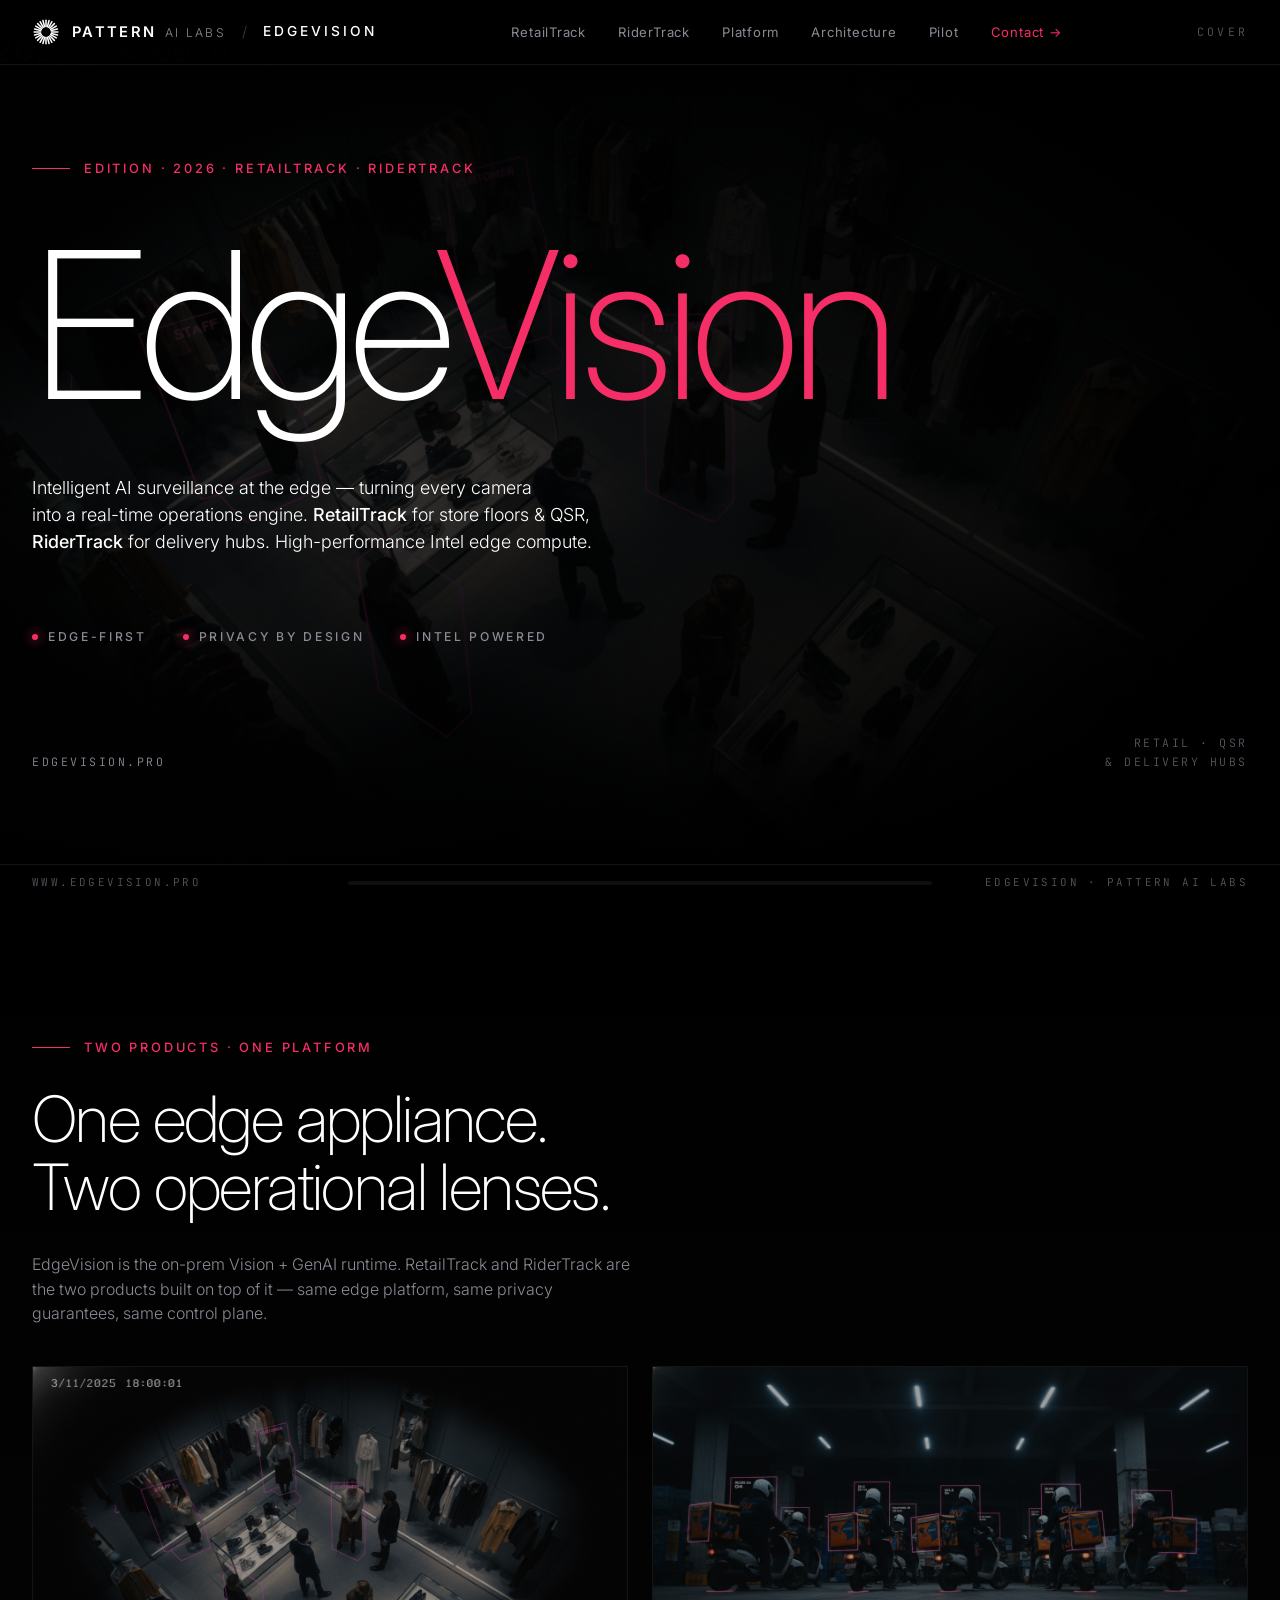
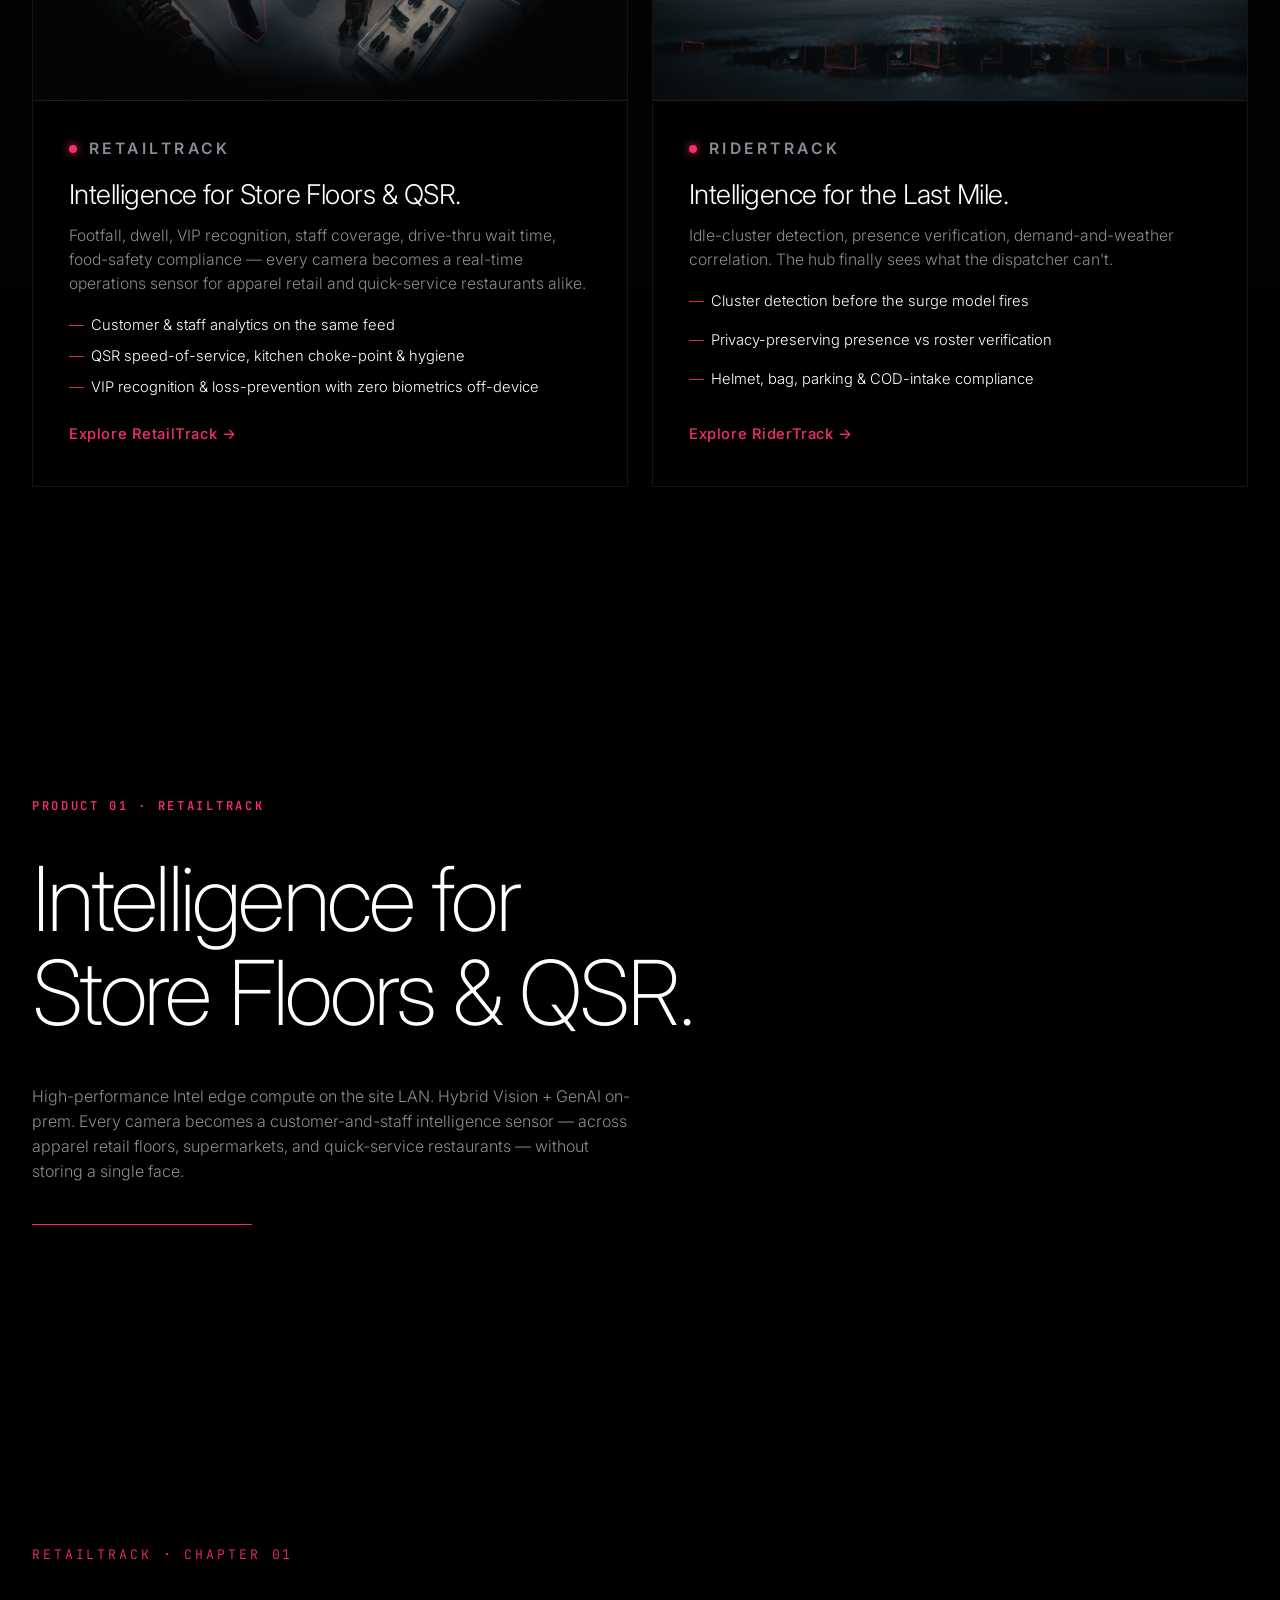
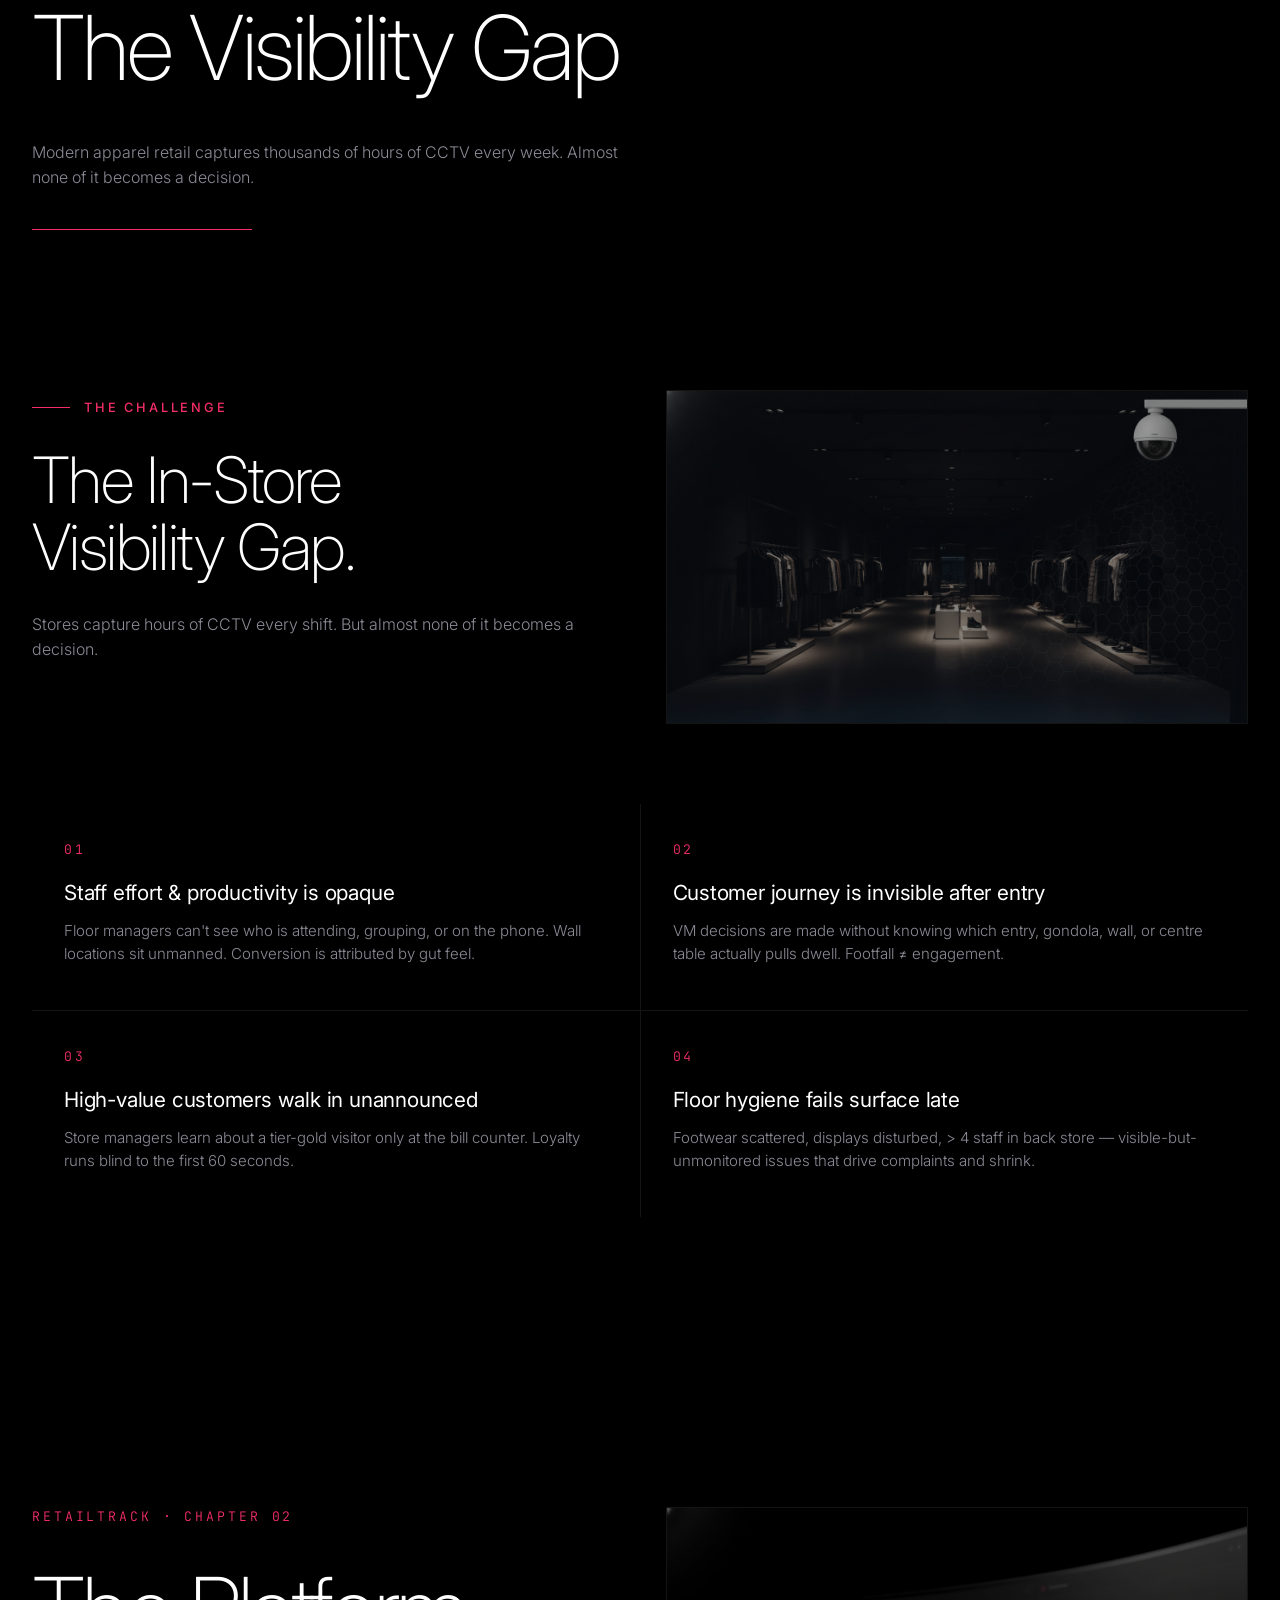
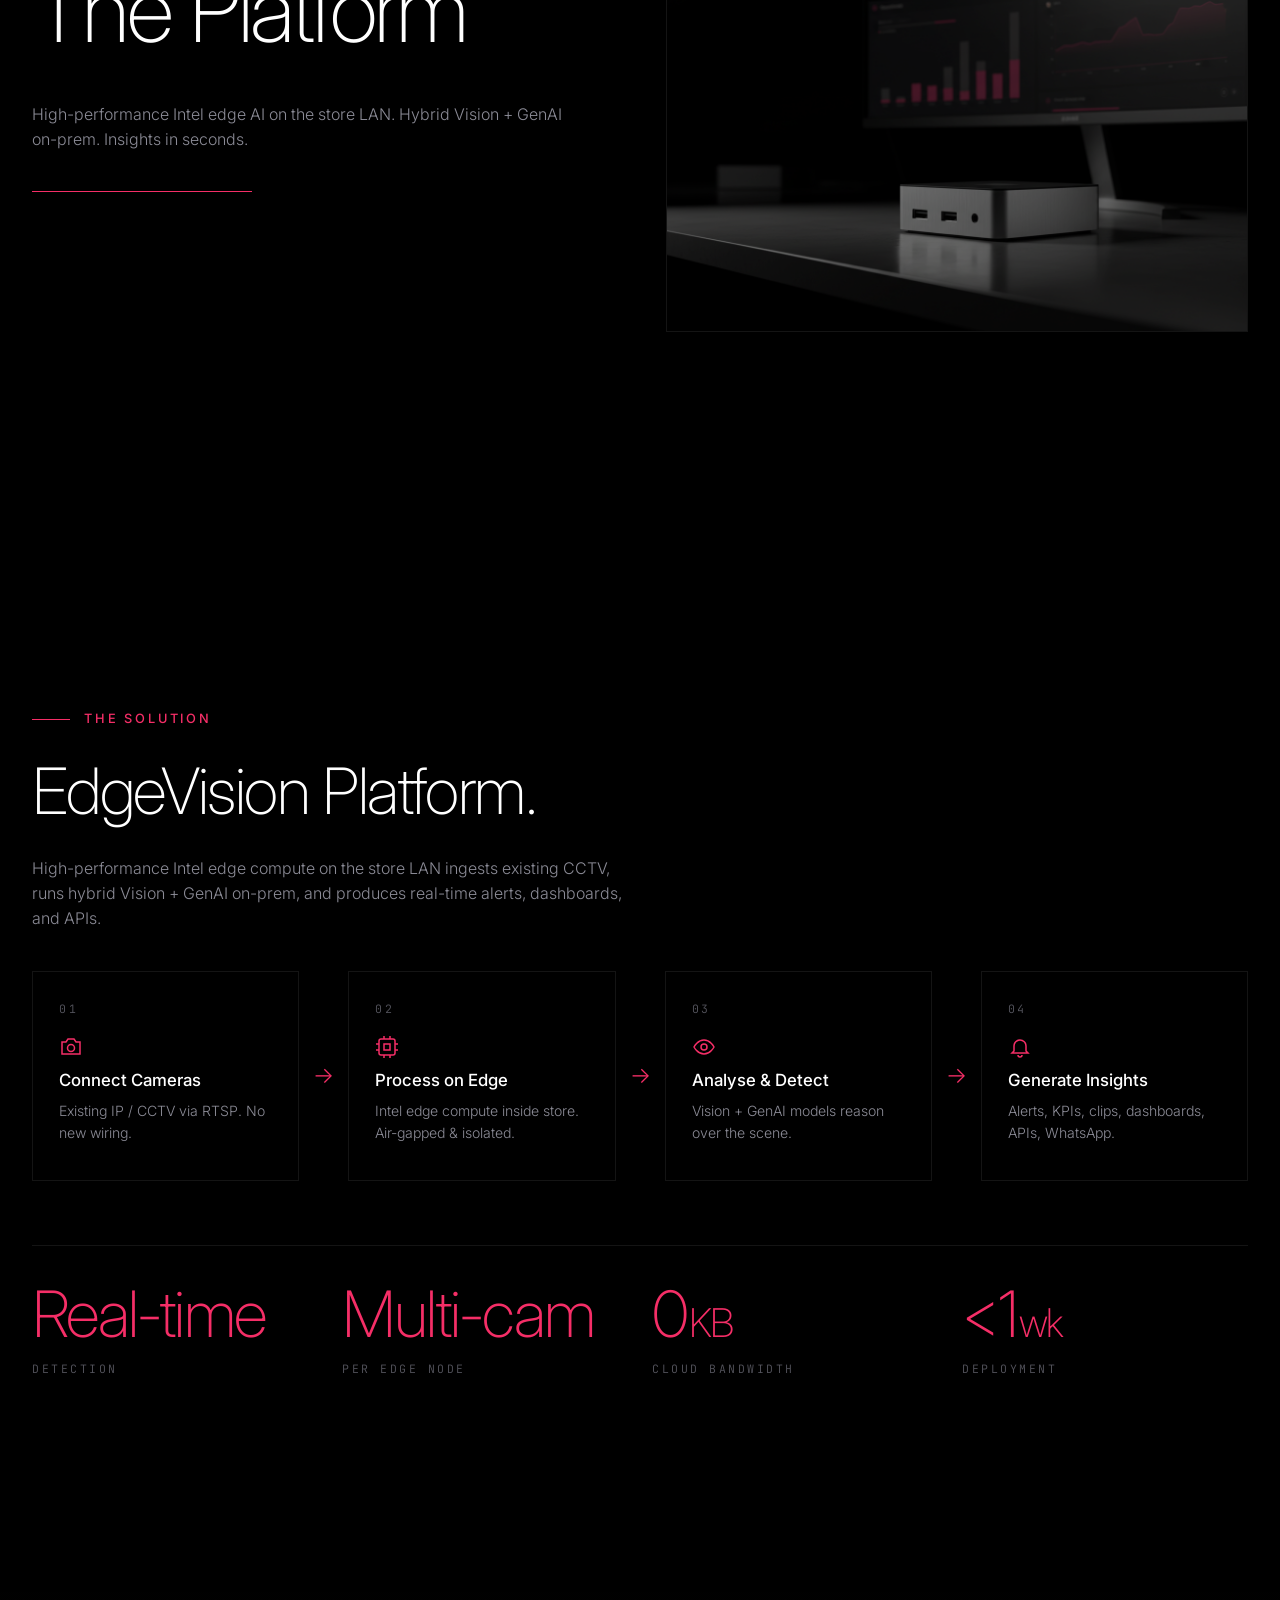
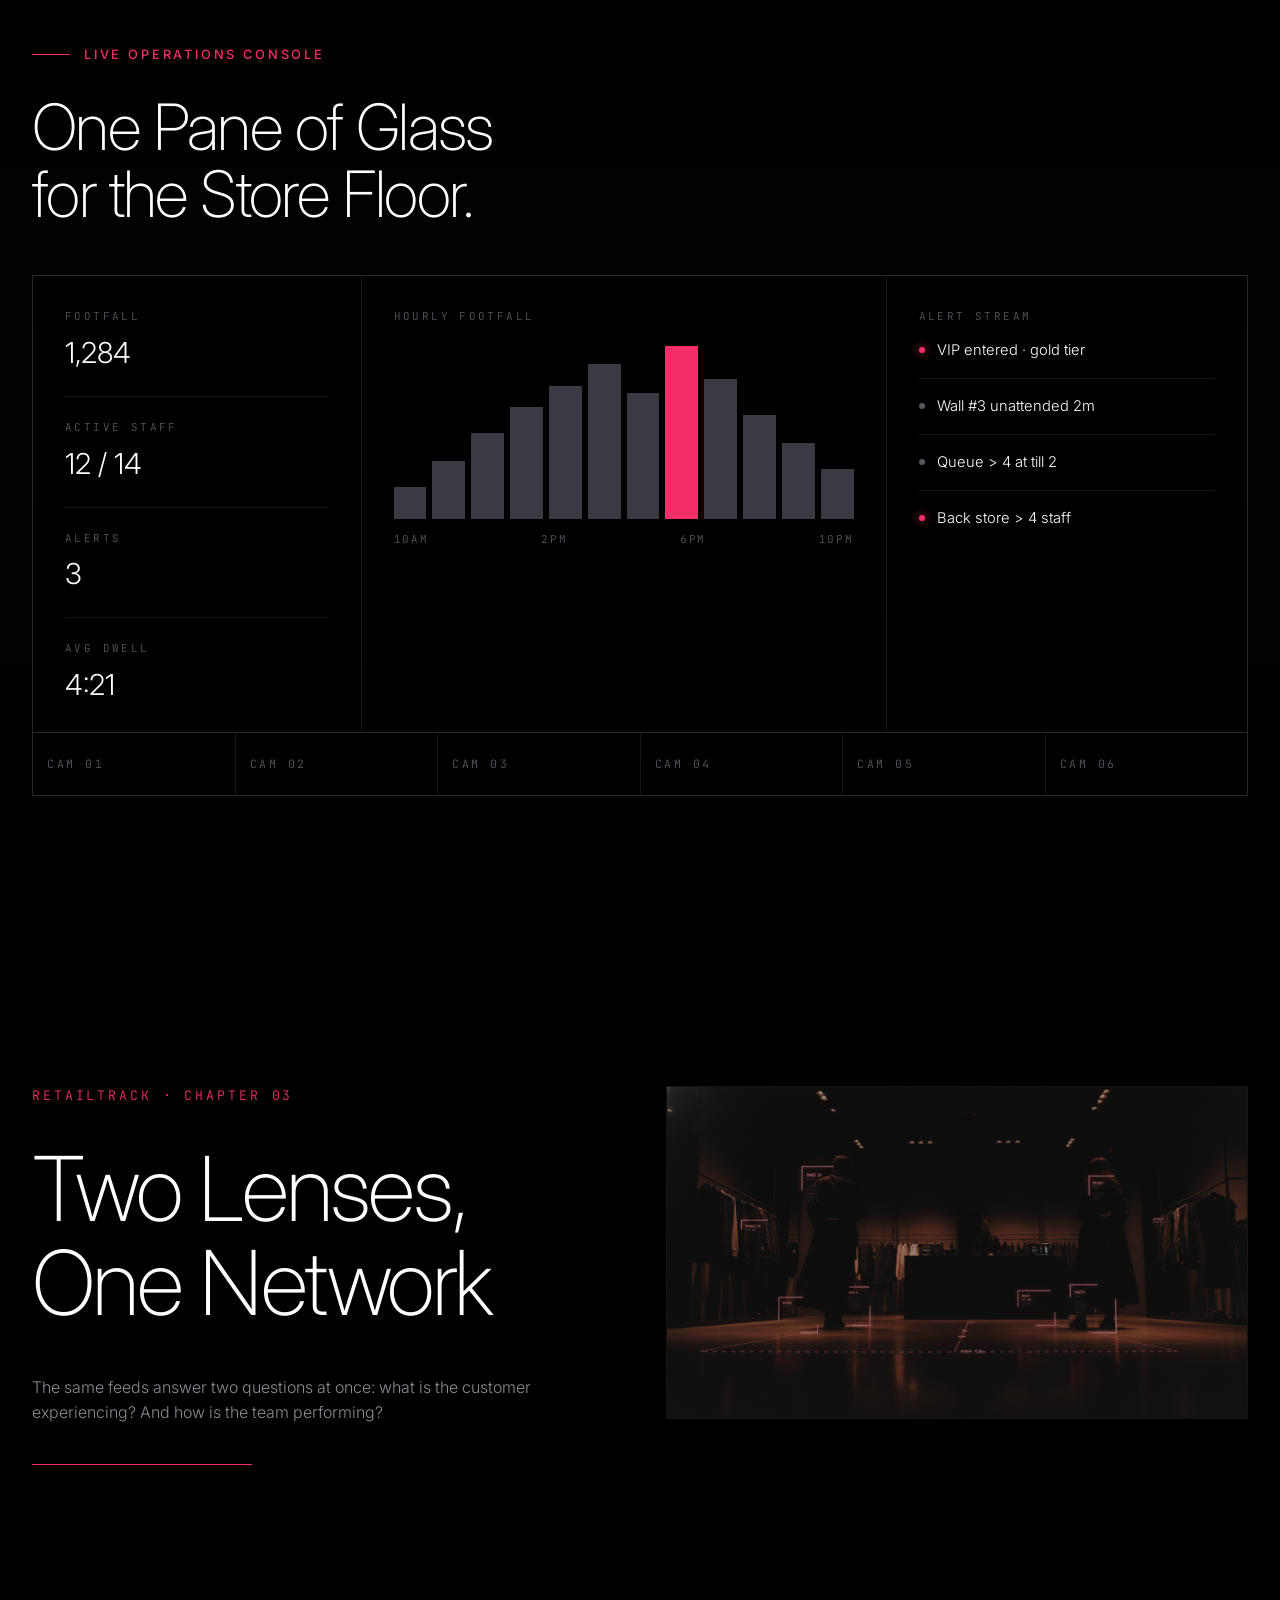
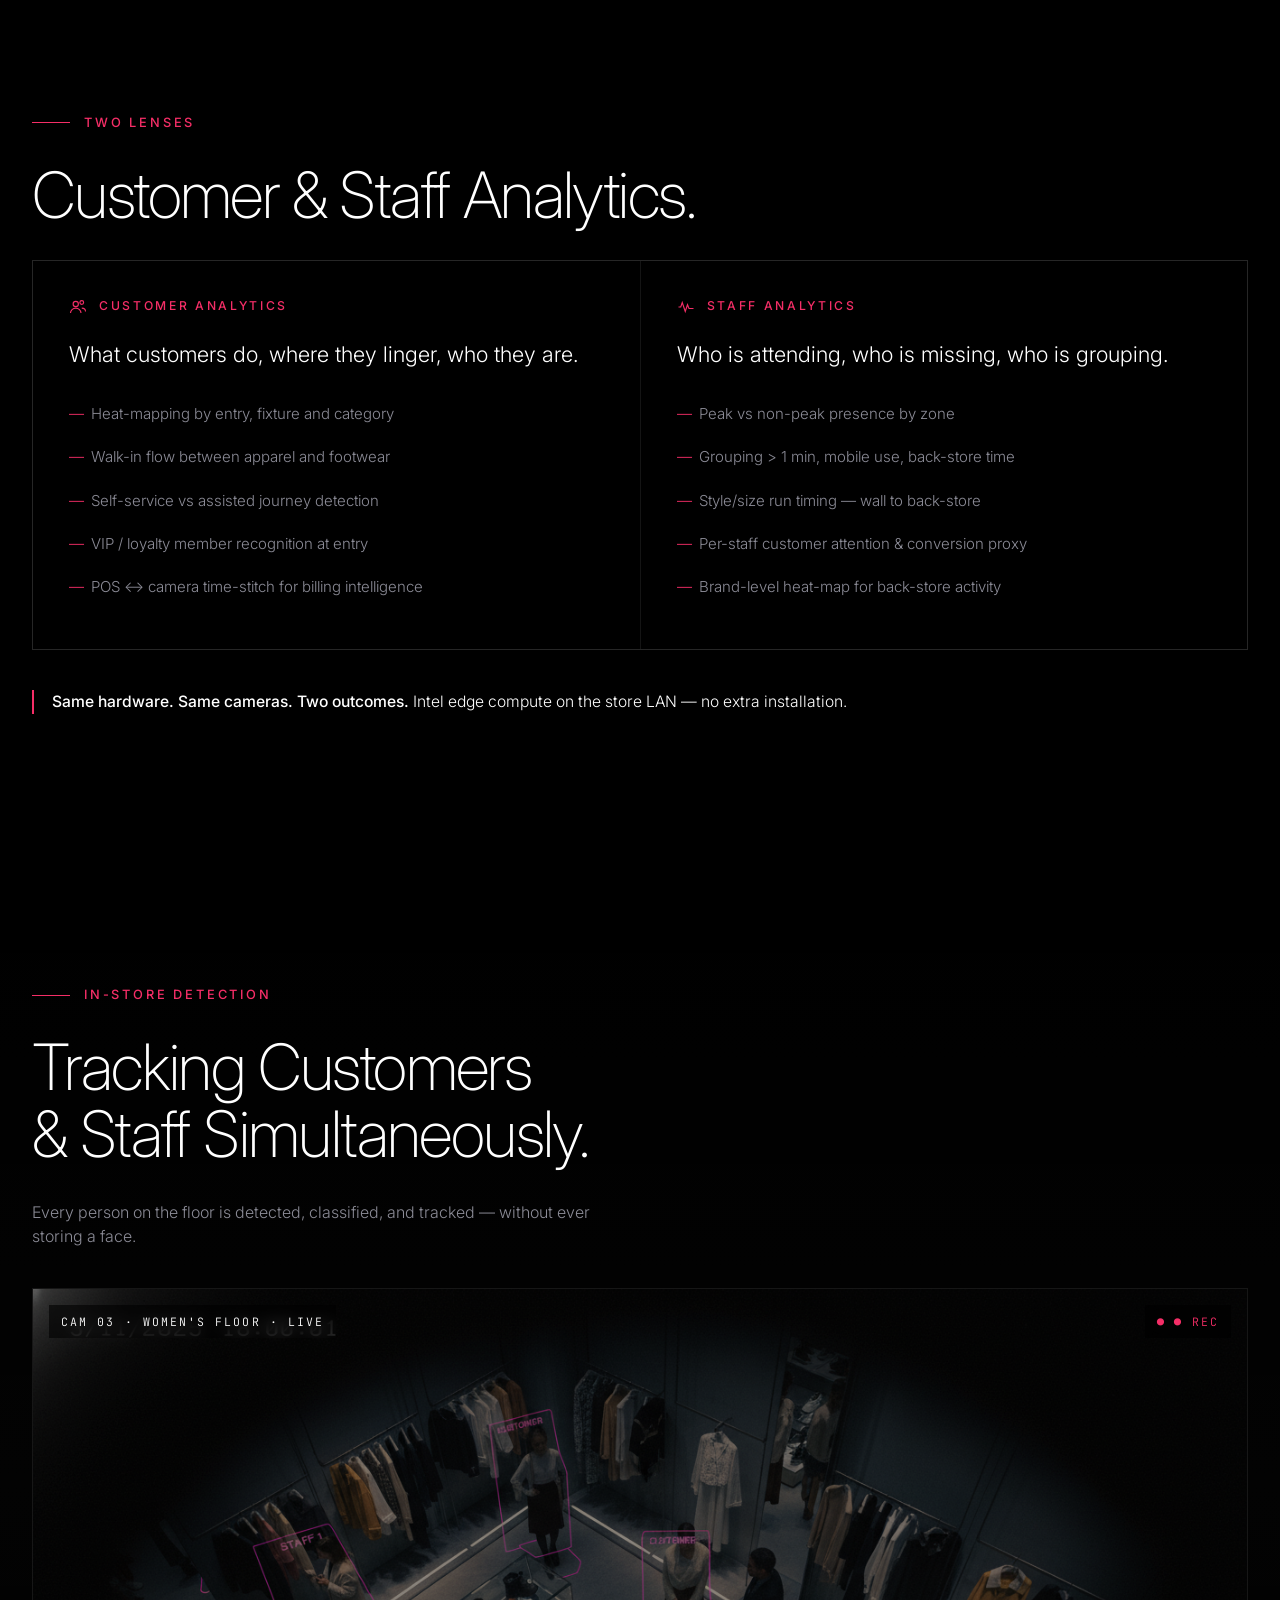
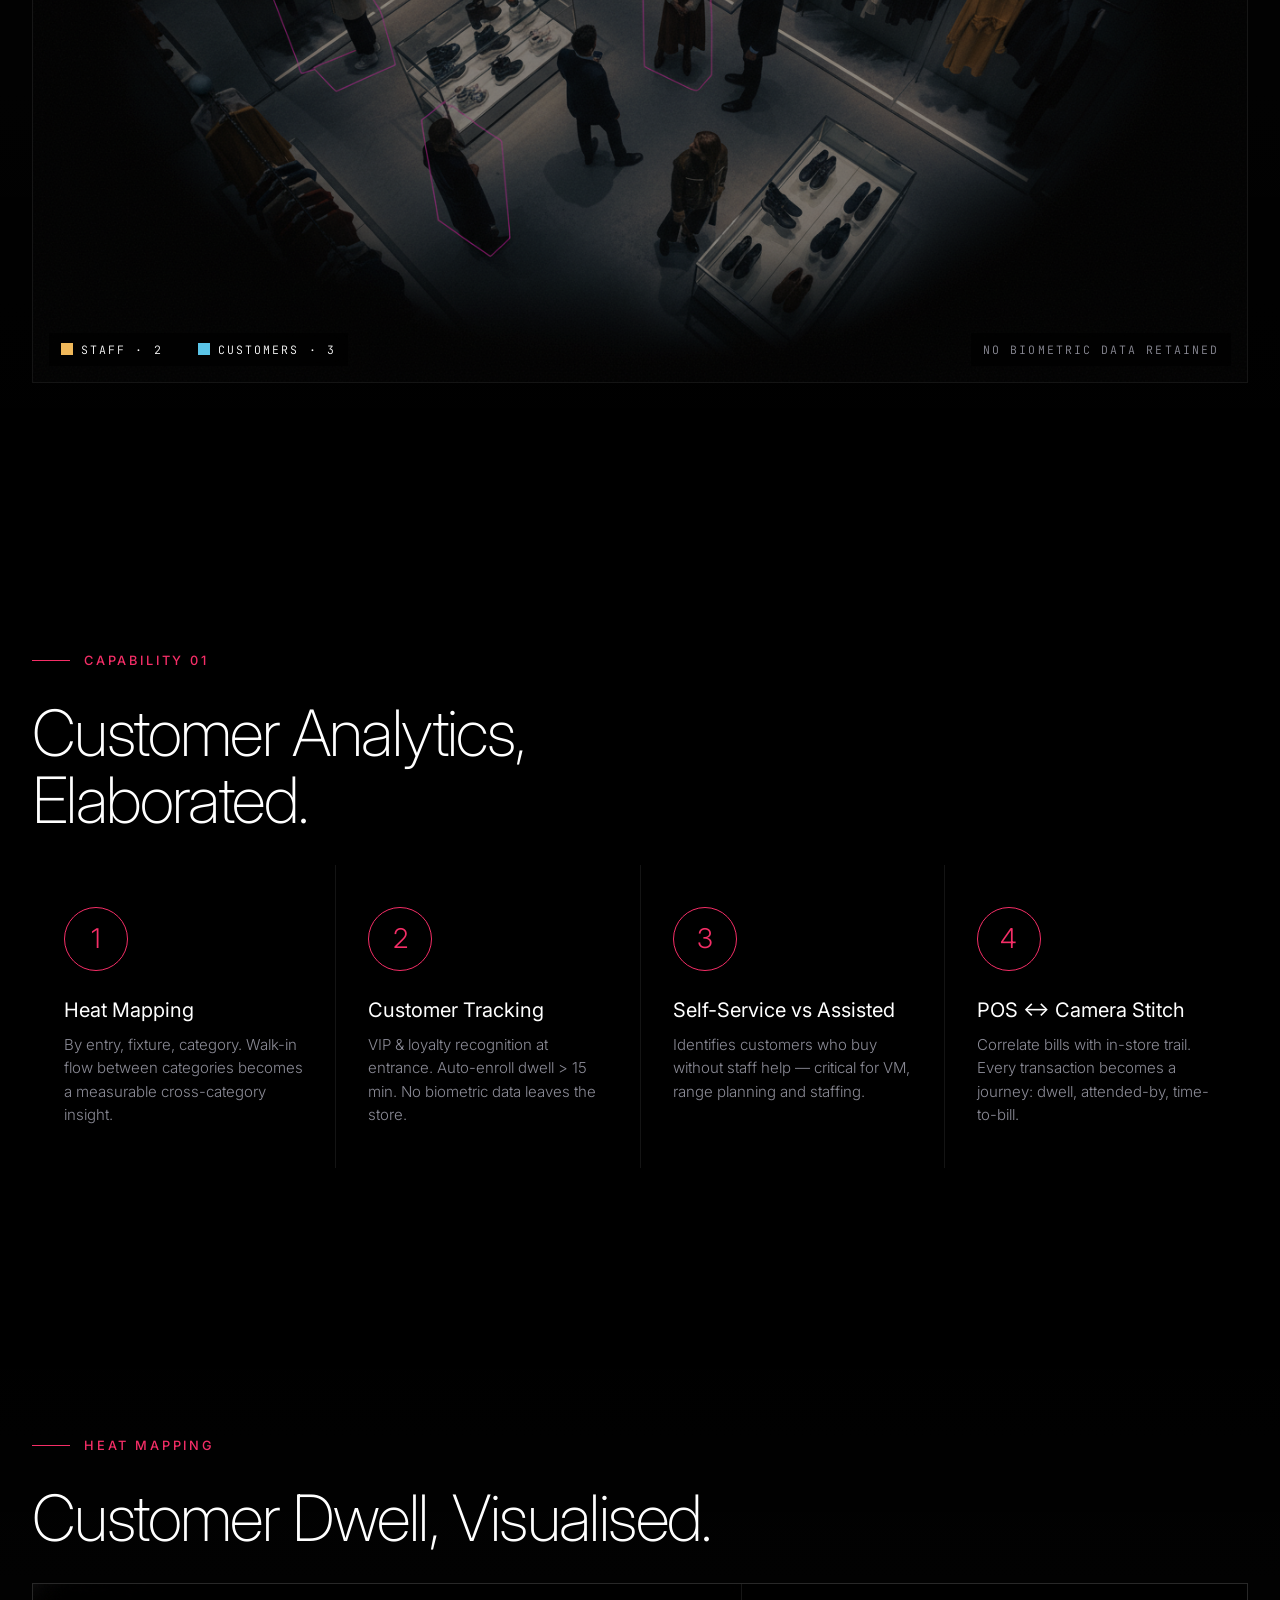
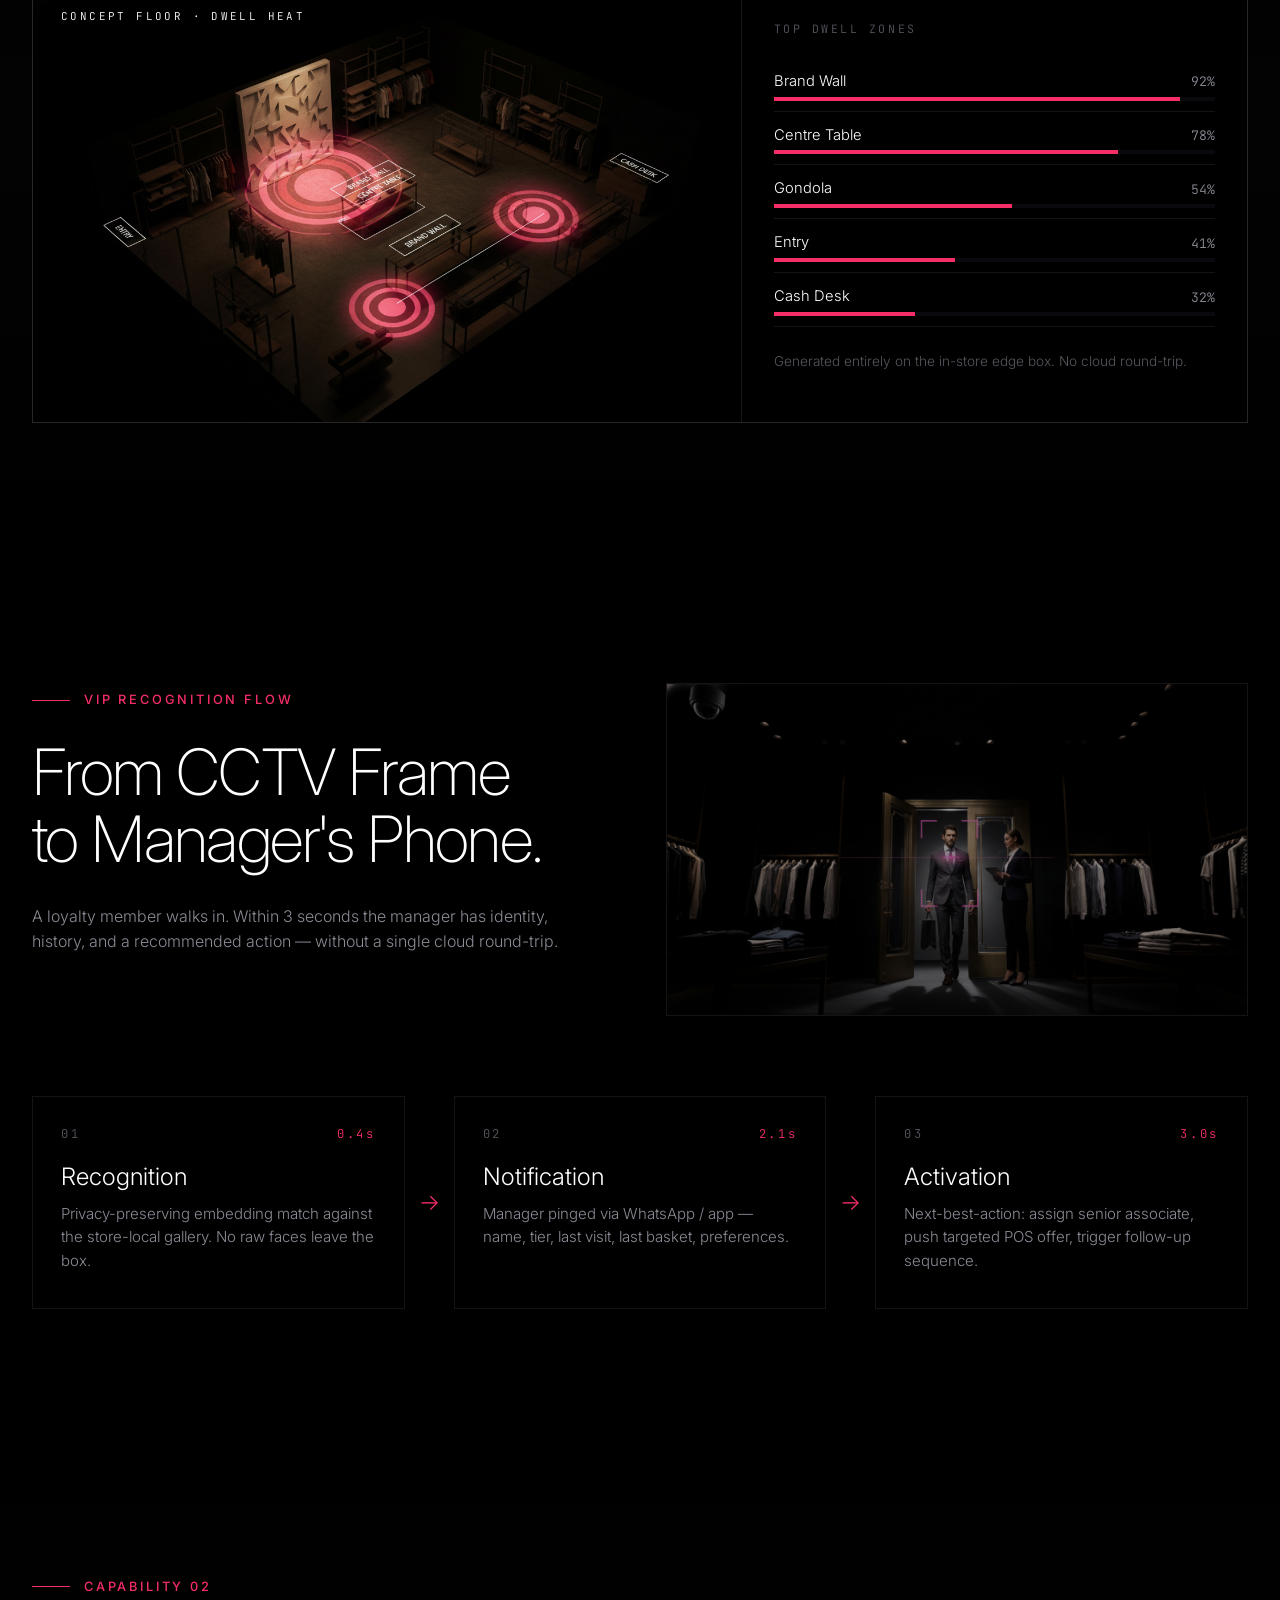
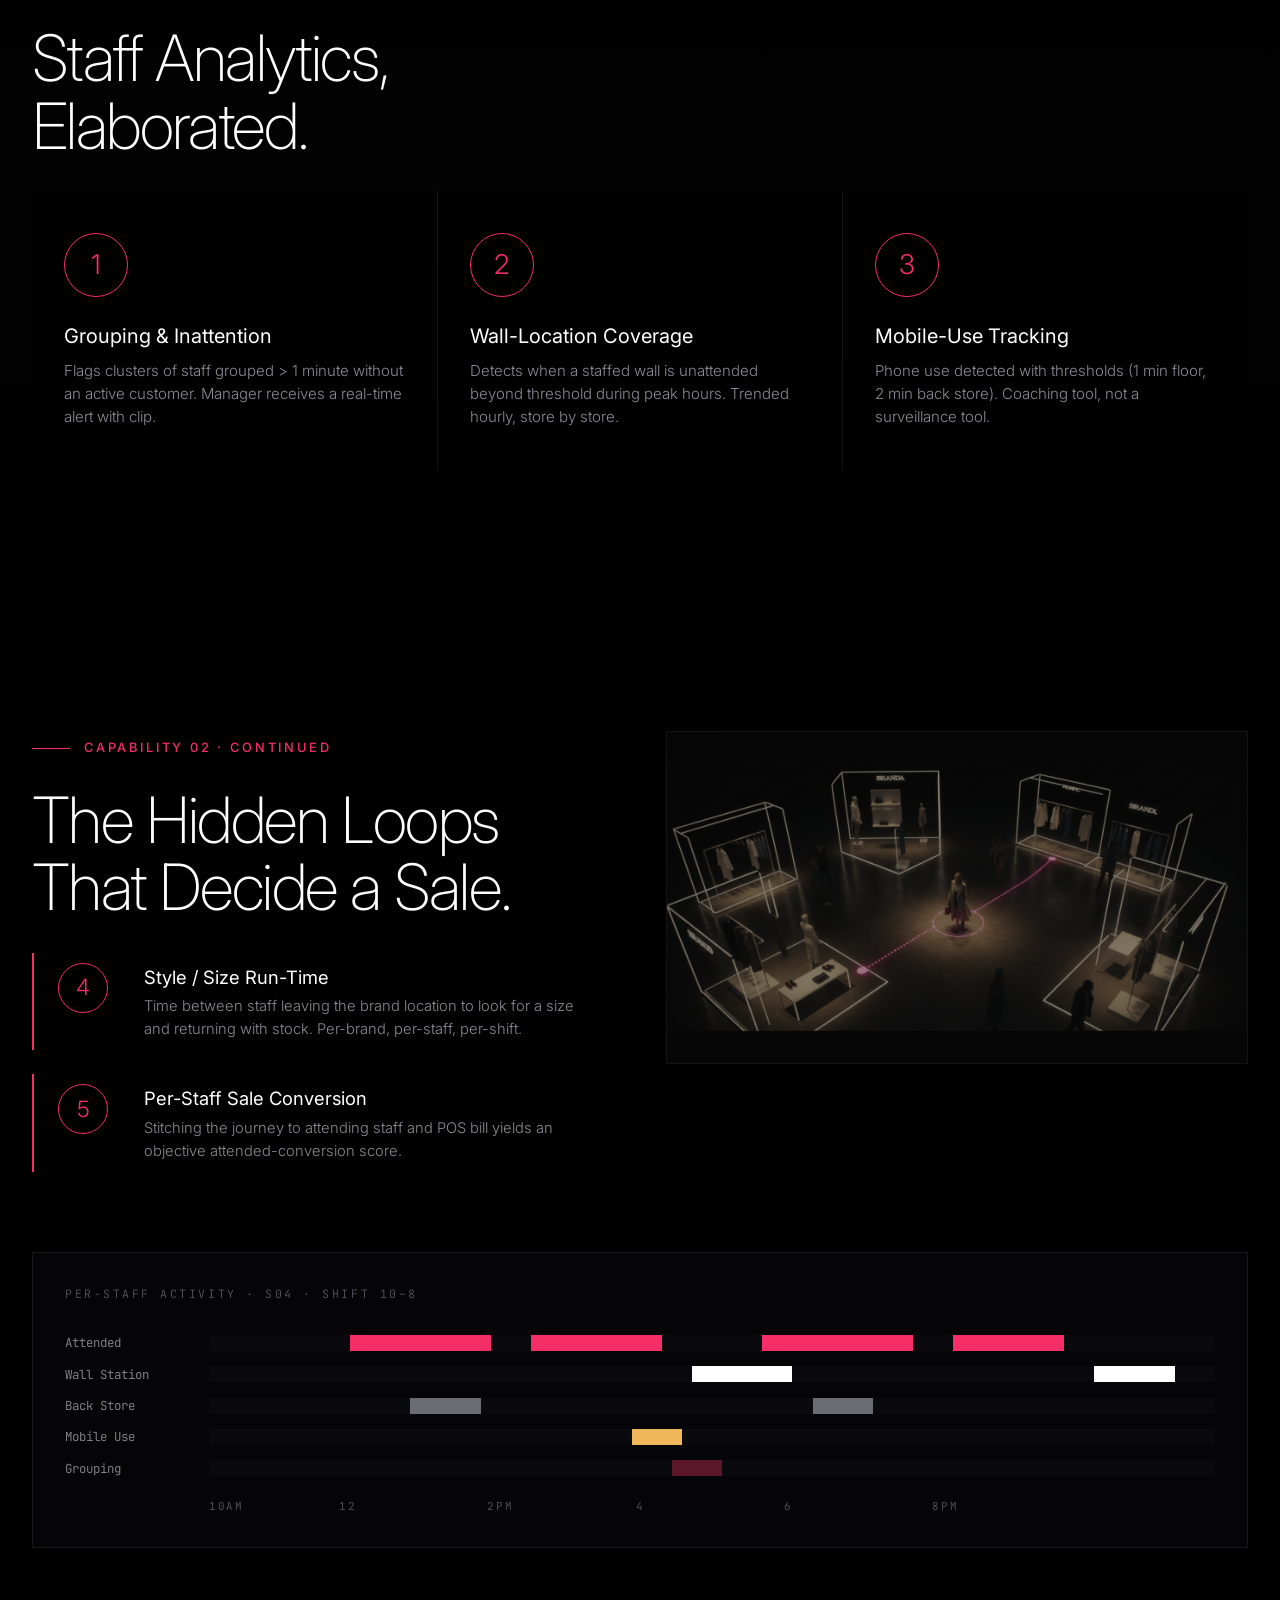
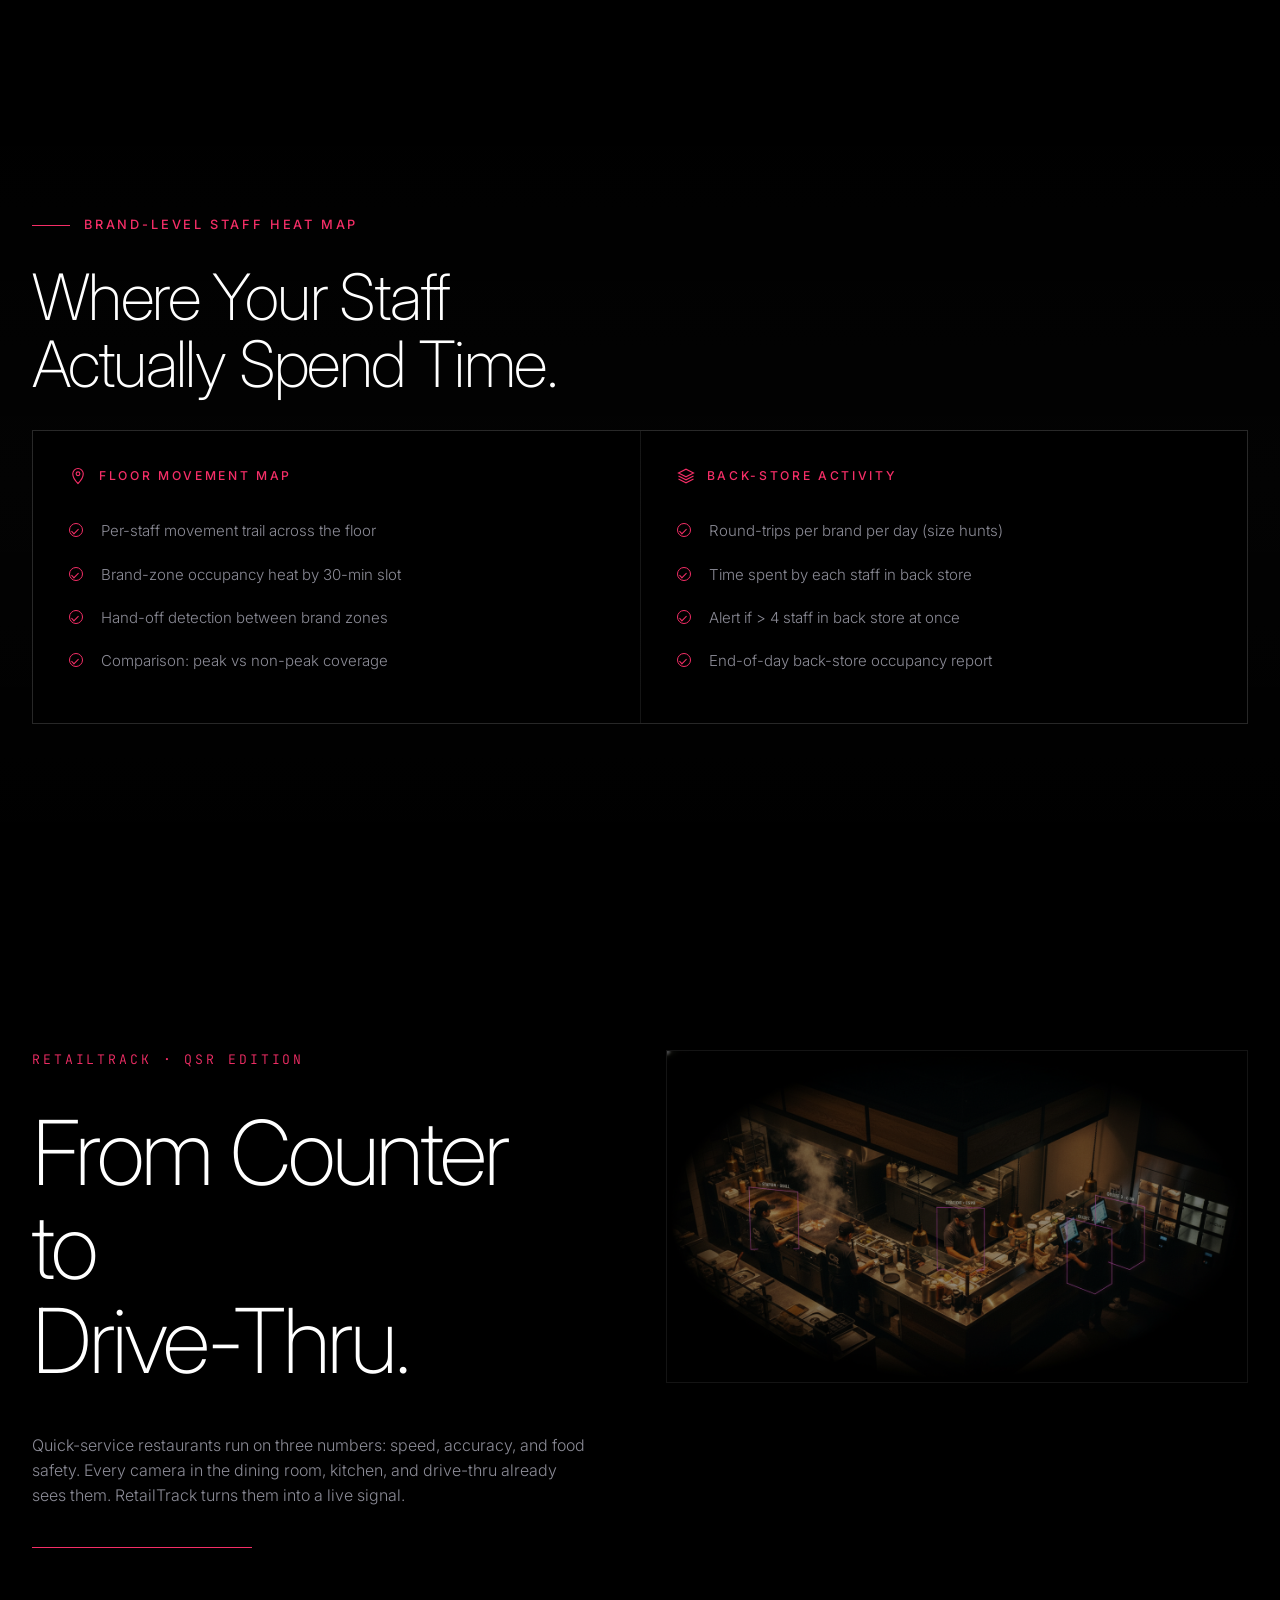
<file: index.html>
<!doctype html>
<html lang="en">
<head>
  <meta charset="utf-8" />
  <meta name="viewport" content="width=device-width, initial-scale=1" />
  <title>EdgeVision — Pattern AI Labs · RetailTrack &amp; RiderTrack</title>
  <meta name="description" content="EdgeVision is Pattern AI Labs' edge AI platform. RetailTrack for store floors, RiderTrack for delivery hubs. High-performance Intel edge compute. Real-time analytics, on-prem, privacy-first." />
  <meta name="theme-color" content="#000000" />

  <meta property="og:title" content="EdgeVision — Pattern AI Labs" />
  <meta property="og:description" content="Two products. One edge platform. RetailTrack for store floors. RiderTrack for delivery hubs. Real-time, on-prem, privacy-first." />
  <meta property="og:image" content="/assets/images/cover-retail.png" />
  <meta property="og:type" content="website" />
  <meta property="og:url" content="https://www.edgevision.pro/" />

  <link rel="icon" href="data:image/svg+xml,%3Csvg xmlns='http://www.w3.org/2000/svg' viewBox='0 0 48 48'%3E%3Cg fill='%23F52E67'%3E%3Crect x='22.7' y='2.4' width='2.6' height='13.6' rx='1.3'/%3E%3Crect x='22.7' y='2.4' width='2.6' height='13.6' rx='1.3' transform='rotate(15 24 24)'/%3E%3Crect x='22.7' y='2.4' width='2.6' height='13.6' rx='1.3' transform='rotate(30 24 24)'/%3E%3Crect x='22.7' y='2.4' width='2.6' height='13.6' rx='1.3' transform='rotate(45 24 24)'/%3E%3Crect x='22.7' y='2.4' width='2.6' height='13.6' rx='1.3' transform='rotate(60 24 24)'/%3E%3Crect x='22.7' y='2.4' width='2.6' height='13.6' rx='1.3' transform='rotate(75 24 24)'/%3E%3Crect x='22.7' y='2.4' width='2.6' height='13.6' rx='1.3' transform='rotate(90 24 24)'/%3E%3Crect x='22.7' y='2.4' width='2.6' height='13.6' rx='1.3' transform='rotate(105 24 24)'/%3E%3Crect x='22.7' y='2.4' width='2.6' height='13.6' rx='1.3' transform='rotate(120 24 24)'/%3E%3Crect x='22.7' y='2.4' width='2.6' height='13.6' rx='1.3' transform='rotate(135 24 24)'/%3E%3Crect x='22.7' y='2.4' width='2.6' height='13.6' rx='1.3' transform='rotate(150 24 24)'/%3E%3Crect x='22.7' y='2.4' width='2.6' height='13.6' rx='1.3' transform='rotate(165 24 24)'/%3E%3Crect x='22.7' y='2.4' width='2.6' height='13.6' rx='1.3' transform='rotate(180 24 24)'/%3E%3Crect x='22.7' y='2.4' width='2.6' height='13.6' rx='1.3' transform='rotate(195 24 24)'/%3E%3Crect x='22.7' y='2.4' width='2.6' height='13.6' rx='1.3' transform='rotate(210 24 24)'/%3E%3Crect x='22.7' y='2.4' width='2.6' height='13.6' rx='1.3' transform='rotate(225 24 24)'/%3E%3Crect x='22.7' y='2.4' width='2.6' height='13.6' rx='1.3' transform='rotate(240 24 24)'/%3E%3Crect x='22.7' y='2.4' width='2.6' height='13.6' rx='1.3' transform='rotate(255 24 24)'/%3E%3Crect x='22.7' y='2.4' width='2.6' height='13.6' rx='1.3' transform='rotate(270 24 24)'/%3E%3Crect x='22.7' y='2.4' width='2.6' height='13.6' rx='1.3' transform='rotate(285 24 24)'/%3E%3Crect x='22.7' y='2.4' width='2.6' height='13.6' rx='1.3' transform='rotate(300 24 24)'/%3E%3Crect x='22.7' y='2.4' width='2.6' height='13.6' rx='1.3' transform='rotate(315 24 24)'/%3E%3Crect x='22.7' y='2.4' width='2.6' height='13.6' rx='1.3' transform='rotate(330 24 24)'/%3E%3Crect x='22.7' y='2.4' width='2.6' height='13.6' rx='1.3' transform='rotate(345 24 24)'/%3E%3C/g%3E%3C/svg%3E" />
  <link rel="preload" as="image" href="/assets/images/cover-retail.png" />

  <link rel="preconnect" href="https://fonts.googleapis.com" />
  <link rel="preconnect" href="https://fonts.gstatic.com" crossorigin />
  <link href="https://fonts.googleapis.com/css2?family=Inter:wght@200;300;400;500;600;700&family=JetBrains+Mono:wght@400;500&display=swap" rel="stylesheet" />

  <link rel="stylesheet" href="/styles.css" />
</head>
<body data-context="Cover">

  <!-- ───────────── PERSISTENT HEADER ───────────── -->
  <header class="topbar" id="topbar">
    <div class="container topbar__inner">
      <a class="brand" href="#top" aria-label="Pattern AI Labs · EdgeVision home">
        <svg class="brand__mark" viewBox="0 0 48 48" aria-hidden="true">
          <g fill="currentColor" class="brand__spokes">
            <!-- 24 thick rounded petals around an empty hollow centre -->
            <rect x="22.7" y="2.4" width="2.6" height="13.6" rx="1.3"/>
            <rect x="22.7" y="2.4" width="2.6" height="13.6" rx="1.3" transform="rotate(15 24 24)"/>
            <rect x="22.7" y="2.4" width="2.6" height="13.6" rx="1.3" transform="rotate(30 24 24)"/>
            <rect x="22.7" y="2.4" width="2.6" height="13.6" rx="1.3" transform="rotate(45 24 24)"/>
            <rect x="22.7" y="2.4" width="2.6" height="13.6" rx="1.3" transform="rotate(60 24 24)"/>
            <rect x="22.7" y="2.4" width="2.6" height="13.6" rx="1.3" transform="rotate(75 24 24)"/>
            <rect x="22.7" y="2.4" width="2.6" height="13.6" rx="1.3" transform="rotate(90 24 24)"/>
            <rect x="22.7" y="2.4" width="2.6" height="13.6" rx="1.3" transform="rotate(105 24 24)"/>
            <rect x="22.7" y="2.4" width="2.6" height="13.6" rx="1.3" transform="rotate(120 24 24)"/>
            <rect x="22.7" y="2.4" width="2.6" height="13.6" rx="1.3" transform="rotate(135 24 24)"/>
            <rect x="22.7" y="2.4" width="2.6" height="13.6" rx="1.3" transform="rotate(150 24 24)"/>
            <rect x="22.7" y="2.4" width="2.6" height="13.6" rx="1.3" transform="rotate(165 24 24)"/>
            <rect x="22.7" y="2.4" width="2.6" height="13.6" rx="1.3" transform="rotate(180 24 24)"/>
            <rect x="22.7" y="2.4" width="2.6" height="13.6" rx="1.3" transform="rotate(195 24 24)"/>
            <rect x="22.7" y="2.4" width="2.6" height="13.6" rx="1.3" transform="rotate(210 24 24)"/>
            <rect x="22.7" y="2.4" width="2.6" height="13.6" rx="1.3" transform="rotate(225 24 24)"/>
            <rect x="22.7" y="2.4" width="2.6" height="13.6" rx="1.3" transform="rotate(240 24 24)"/>
            <rect x="22.7" y="2.4" width="2.6" height="13.6" rx="1.3" transform="rotate(255 24 24)"/>
            <rect x="22.7" y="2.4" width="2.6" height="13.6" rx="1.3" transform="rotate(270 24 24)"/>
            <rect x="22.7" y="2.4" width="2.6" height="13.6" rx="1.3" transform="rotate(285 24 24)"/>
            <rect x="22.7" y="2.4" width="2.6" height="13.6" rx="1.3" transform="rotate(300 24 24)"/>
            <rect x="22.7" y="2.4" width="2.6" height="13.6" rx="1.3" transform="rotate(315 24 24)"/>
            <rect x="22.7" y="2.4" width="2.6" height="13.6" rx="1.3" transform="rotate(330 24 24)"/>
            <rect x="22.7" y="2.4" width="2.6" height="13.6" rx="1.3" transform="rotate(345 24 24)"/>
          </g>
        </svg>
        <span class="brand__txt">
          <b>PATTERN</b><span>AI&nbsp;LABS</span>
        </span>
        <span class="brand__div" aria-hidden="true">/</span>
        <span class="brand__product">EDGEVISION</span>
      </a>

      <nav class="topnav" aria-label="Primary">
        <a href="#retailtrack">RetailTrack</a>
        <a href="#ridertrack">RiderTrack</a>
        <a href="#platform">Platform</a>
        <a href="#architecture">Architecture</a>
        <a href="#engagement">Pilot</a>
        <a href="#contact" class="topnav__cta">Contact →</a>
      </nav>

      <span class="topbar__ctx" id="topbarCtx">COVER</span>

      <button class="topbar__menu" id="navMenu" aria-label="Menu" aria-expanded="false">
        <span></span><span></span><span></span>
      </button>
    </div>
    <div class="topbar__rule" aria-hidden="true"></div>
  </header>

  <!-- ───────────── HERO / COVER ───────────── -->
  <section class="hero" id="top" data-ctx="COVER">
    <img class="hero__bg" src="/assets/images/cover-retail.png" alt="" />
    <div class="hero__veil" aria-hidden="true"></div>

    <div class="container hero__inner">
      <p class="eyebrow eyebrow--hero">
        EDITION · 2026 · RETAILTRACK · RIDERTRACK
      </p>

      <h1 class="wordmark">
        <span class="wordmark__edge">Edge</span><span class="wordmark__vision">Vision</span>
      </h1>

      <p class="hero__sub">
        Intelligent AI surveillance at the edge — turning every camera<br />
        into a real-time operations engine. <b>RetailTrack</b> for store floors &amp; QSR,<br />
        <b>RiderTrack</b> for delivery hubs. High-performance Intel edge compute.
      </p>

      <ul class="hero__tags">
        <li><i></i> EDGE-FIRST</li>
        <li><i></i> PRIVACY BY DESIGN</li>
        <li><i></i> INTEL POWERED</li>
      </ul>

      <div class="hero__foot">
        <span class="hero__site">EDGEVISION.PRO</span>
        <span class="hero__sigil">RETAIL · QSR<br/>&amp; DELIVERY HUBS</span>
      </div>
    </div>
  </section>

  <!-- ───────────── TWO PRODUCTS. ONE PLATFORM. ───────────── -->
  <section class="section section--alt" data-ctx="TWO PRODUCTS">
    <div class="container">
      <p class="eyebrow">Two Products · One Platform</p>
      <h2 class="display">One edge appliance.<br/>Two operational lenses.</h2>
      <p class="lede">EdgeVision is the on-prem Vision + GenAI runtime. RetailTrack and RiderTrack are the two products built on top of it — same edge platform, same privacy guarantees, same control plane.</p>

      <div class="products">
        <a class="product-card" href="#retailtrack">
          <div class="product-card__img">
            <img src="/assets/images/cover-retail.png" alt="A retail store floor with AI detection overlays on customers and staff" />
          </div>
          <div class="product-card__body">
            <p class="product-card__eye"><span></span> RETAILTRACK</p>
            <h3>Intelligence for Store Floors &amp; QSR.</h3>
            <p>Footfall, dwell, VIP recognition, staff coverage, drive-thru wait time, food-safety compliance — every camera becomes a real-time operations sensor for apparel retail and quick-service restaurants alike.</p>
            <ul class="product-card__feat">
              <li>Customer &amp; staff analytics on the same feed</li>
              <li>QSR speed-of-service, kitchen choke-point &amp; hygiene</li>
              <li>VIP recognition &amp; loss-prevention with zero biometrics off-device</li>
            </ul>
            <span class="link">Explore RetailTrack →</span>
          </div>
        </a>

        <a class="product-card" href="#ridertrack">
          <div class="product-card__img">
            <img src="/assets/images/rider-cover.png" alt="A dark-store loading bay at night with delivery riders and AI overlays" />
          </div>
          <div class="product-card__body">
            <p class="product-card__eye"><span></span> RIDERTRACK</p>
            <h3>Intelligence for the Last Mile.</h3>
            <p>Idle-cluster detection, presence verification, demand-and-weather correlation. The hub finally sees what the dispatcher can't.</p>
            <ul class="product-card__feat">
              <li>Cluster detection before the surge model fires</li>
              <li>Privacy-preserving presence vs roster verification</li>
              <li>Helmet, bag, parking &amp; COD-intake compliance</li>
            </ul>
            <span class="link">Explore RiderTrack →</span>
          </div>
        </a>
      </div>
    </div>
  </section>

  <!-- ════════════════════════════════════════════════════════════
       ▼  RETAILTRACK
       ════════════════════════════════════════════════════════════ -->

  <!-- ───────────── RETAILTRACK COVER ───────────── -->
  <section class="section chapter product-chapter" id="retailtrack" data-ctx="RETAILTRACK">
    <div class="container">
      <p class="chapter__num">PRODUCT 01 · RETAILTRACK</p>
      <h2 class="display display--xl">Intelligence for<br/>Store Floors &amp; QSR.</h2>
      <p class="lede">High-performance Intel edge compute on the site LAN. Hybrid Vision + GenAI on-prem. Every camera becomes a customer-and-staff intelligence sensor — across apparel retail floors, supermarkets, and quick-service restaurants — without storing a single face.</p>
      <div class="chapter__rule"></div>
    </div>
  </section>

  <!-- ───────────── RETAILTRACK · THE CHALLENGE ───────────── -->
  <section class="section chapter" id="challenge" data-ctx="RETAILTRACK · CHAPTER 01">
    <div class="container">
      <p class="chapter__num">RETAILTRACK · CHAPTER 01</p>
      <h2 class="display display--xl">The Visibility Gap</h2>
      <p class="lede">Modern apparel retail captures thousands of hours of CCTV every week. Almost none of it becomes a decision.</p>
      <div class="chapter__rule"></div>
    </div>
  </section>

  <section class="section section--tight" data-ctx="THE CHALLENGE">
    <div class="container split">
      <div class="split__copy">
        <p class="eyebrow">The Challenge</p>
        <h2 class="display">The In-Store<br/>Visibility Gap.</h2>
        <p class="lede">Stores capture hours of CCTV every shift. But almost none of it becomes a decision.</p>
      </div>
      <div class="split__media">
        <img src="/assets/images/challenge-cctv.png" alt="A dim apparel retail store interior with a dome CCTV camera visible in the upper right corner" />
      </div>
    </div>

    <div class="container num-grid num-grid--2">
      <article class="num-card">
        <span class="num-card__n">01</span>
        <h3>Staff effort &amp; productivity is opaque</h3>
        <p>Floor managers can't see who is attending, grouping, or on the phone. Wall locations sit unmanned. Conversion is attributed by gut feel.</p>
      </article>
      <article class="num-card">
        <span class="num-card__n">02</span>
        <h3>Customer journey is invisible after entry</h3>
        <p>VM decisions are made without knowing which entry, gondola, wall, or centre table actually pulls dwell. Footfall ≠ engagement.</p>
      </article>
      <article class="num-card">
        <span class="num-card__n">03</span>
        <h3>High-value customers walk in unannounced</h3>
        <p>Store managers learn about a tier-gold visitor only at the bill counter. Loyalty runs blind to the first 60 seconds.</p>
      </article>
      <article class="num-card">
        <span class="num-card__n">04</span>
        <h3>Floor hygiene fails surface late</h3>
        <p>Footwear scattered, displays disturbed, &gt; 4 staff in back store — visible-but-unmonitored issues that drive complaints and shrink.</p>
      </article>
    </div>
  </section>

  <!-- ───────────── CHAPTER · THE PLATFORM ───────────── -->
  <section class="section chapter" id="platform" data-ctx="RETAILTRACK · CHAPTER 02">
    <div class="container split chapter__split">
      <div>
        <p class="chapter__num">RETAILTRACK · CHAPTER 02</p>
        <h2 class="display display--xl">The Platform</h2>
        <p class="lede">High-performance Intel edge AI on the store LAN. Hybrid Vision + GenAI on-prem. Insights in seconds.</p>
        <div class="chapter__rule"></div>
      </div>
      <div class="chapter__art">
        <img src="/assets/images/nuc-device.png" alt="A compact Intel-powered edge compute device on a counter next to a slim monitor" />
      </div>
    </div>
  </section>

  <section class="section" data-ctx="THE SOLUTION">
    <div class="container">
      <p class="eyebrow">The Solution</p>
      <h2 class="display">EdgeVision Platform.</h2>
      <p class="lede">High-performance Intel edge compute on the store LAN ingests existing CCTV, runs hybrid Vision + GenAI on-prem, and produces real-time alerts, dashboards, and APIs.</p>

      <div class="pipeline">
        <div class="pipe-card">
          <span class="pipe-card__n">01</span>
          <div class="pipe-card__ic" aria-hidden="true">
            <svg viewBox="0 0 24 24" fill="none" stroke="currentColor" stroke-width="1.5"><path d="M3 7h4l2-3h6l2 3h4v12H3z"/><circle cx="12" cy="13" r="3.5"/></svg>
          </div>
          <h3>Connect Cameras</h3>
          <p>Existing IP / CCTV via RTSP. No new wiring.</p>
        </div>
        <span class="pipe-arrow">→</span>
        <div class="pipe-card">
          <span class="pipe-card__n">02</span>
          <div class="pipe-card__ic" aria-hidden="true">
            <svg viewBox="0 0 24 24" fill="none" stroke="currentColor" stroke-width="1.5"><rect x="4" y="4" width="16" height="16" rx="2"/><rect x="9" y="9" width="6" height="6"/><path d="M9 1v3M15 1v3M9 20v3M15 20v3M1 9h3M1 15h3M20 9h3M20 15h3"/></svg>
          </div>
          <h3>Process on Edge</h3>
          <p>Intel edge compute inside store. Air-gapped &amp; isolated.</p>
        </div>
        <span class="pipe-arrow">→</span>
        <div class="pipe-card">
          <span class="pipe-card__n">03</span>
          <div class="pipe-card__ic" aria-hidden="true">
            <svg viewBox="0 0 24 24" fill="none" stroke="currentColor" stroke-width="1.5"><path d="M2 12s3.5-7 10-7 10 7 10 7-3.5 7-10 7S2 12 2 12z"/><circle cx="12" cy="12" r="3"/></svg>
          </div>
          <h3>Analyse &amp; Detect</h3>
          <p>Vision + GenAI models reason over the scene.</p>
        </div>
        <span class="pipe-arrow">→</span>
        <div class="pipe-card">
          <span class="pipe-card__n">04</span>
          <div class="pipe-card__ic" aria-hidden="true">
            <svg viewBox="0 0 24 24" fill="none" stroke="currentColor" stroke-width="1.5"><path d="M18 16V11a6 6 0 1 0-12 0v5l-2 2h16zM10 20a2 2 0 0 0 4 0"/></svg>
          </div>
          <h3>Generate Insights</h3>
          <p>Alerts, KPIs, clips, dashboards, APIs, WhatsApp.</p>
        </div>
      </div>

      <div class="stats4">
        <div><b>Real-time</b><span>Detection</span></div>
        <div><b>Multi-cam</b><span>Per edge node</span></div>
        <div><b>0<i>KB</i></b><span>Cloud bandwidth</span></div>
        <div><b>&lt;1<i>wk</i></b><span>Deployment</span></div>
      </div>
    </div>
  </section>

  <!-- ───────────── OPERATIONS CONSOLE ───────────── -->
  <section class="section section--alt" data-ctx="OPERATIONS CONSOLE">
    <div class="container">
      <p class="eyebrow">Live Operations Console</p>
      <h2 class="display">One Pane of Glass<br/>for the Store Floor.</h2>

      <div class="console">
        <div class="console__stats">
          <div><label>FOOTFALL</label><b>1,284</b></div>
          <div><label>ACTIVE STAFF</label><b>12 / 14</b></div>
          <div><label>ALERTS</label><b>3</b></div>
          <div><label>AVG DWELL</label><b>4:21</b></div>
        </div>

        <div class="console__chart">
          <label>HOURLY FOOTFALL</label>
          <div class="bars">
            <i style="--h:18%"></i><i style="--h:32%"></i><i style="--h:48%"></i>
            <i style="--h:62%"></i><i style="--h:74%"></i><i style="--h:86%"></i>
            <i style="--h:70%"></i><i style="--h:96%" class="bars__hi"></i><i style="--h:78%"></i>
            <i style="--h:58%"></i><i style="--h:42%"></i><i style="--h:28%"></i>
          </div>
          <div class="bars__axis"><span>10AM</span><span>2PM</span><span>6PM</span><span>10PM</span></div>
        </div>

        <div class="console__alerts">
          <label>ALERT STREAM</label>
          <ul>
            <li><i class="dot dot--brand"></i> VIP entered · gold tier</li>
            <li><i class="dot"></i> Wall #3 unattended 2m</li>
            <li><i class="dot"></i> Queue &gt; 4 at till 2</li>
            <li><i class="dot dot--brand"></i> Back store &gt; 4 staff</li>
          </ul>
        </div>
      </div>

      <div class="cam-strip">
        <span>CAM 01</span><span>CAM 02</span><span>CAM 03</span>
        <span>CAM 04</span><span>CAM 05</span><span>CAM 06</span>
      </div>
    </div>
  </section>

  <!-- ───────────── CHAPTER · TWO LENSES ───────────── -->
  <section class="section chapter" id="capabilities" data-ctx="RETAILTRACK · CHAPTER 03">
    <div class="container split chapter__split">
      <div>
        <p class="chapter__num">RETAILTRACK · CHAPTER 03</p>
        <h2 class="display display--xl">Two Lenses,<br/>One Network</h2>
        <p class="lede">The same feeds answer two questions at once: what is the customer experiencing? And how is the team performing?</p>
        <div class="chapter__rule"></div>
      </div>
      <div class="chapter__art">
        <img src="/assets/images/two-lenses.png" alt="A dark apparel store with magenta detection overlays tracking customers and staff" />
      </div>
    </div>
  </section>

  <section class="section section--tight" data-ctx="TWO LENSES">
    <div class="container">
      <p class="eyebrow">Two Lenses</p>
      <h2 class="display">Customer &amp; Staff Analytics.</h2>

      <div class="two-col">
        <article class="lens">
          <p class="lens__head">
            <svg viewBox="0 0 24 24" fill="none" stroke="currentColor" stroke-width="1.5"><circle cx="9" cy="8" r="3.5"/><path d="M2 20c0-3.6 3.1-6.5 7-6.5s7 2.9 7 6.5"/><circle cx="17" cy="6" r="2.5"/><path d="M22 18c0-2.5-2-4.5-5-4.5"/></svg>
            CUSTOMER ANALYTICS
          </p>
          <h3>What customers do, where they linger, who they are.</h3>
          <ul class="dashlist">
            <li>Heat-mapping by entry, fixture and category</li>
            <li>Walk-in flow between apparel and footwear</li>
            <li>Self-service vs assisted journey detection</li>
            <li>VIP / loyalty member recognition at entry</li>
            <li>POS ↔ camera time-stitch for billing intelligence</li>
          </ul>
        </article>

        <article class="lens">
          <p class="lens__head">
            <svg viewBox="0 0 24 24" fill="none" stroke="currentColor" stroke-width="1.5"><path d="M2 12h3l2-6 4 12 3-9 2 5h6"/></svg>
            STAFF ANALYTICS
          </p>
          <h3>Who is attending, who is missing, who is grouping.</h3>
          <ul class="dashlist">
            <li>Peak vs non-peak presence by zone</li>
            <li>Grouping &gt; 1 min, mobile use, back-store time</li>
            <li>Style/size run timing — wall to back-store</li>
            <li>Per-staff customer attention &amp; conversion proxy</li>
            <li>Brand-level heat-map for back-store activity</li>
          </ul>
        </article>
      </div>

      <p class="pullquote">
        <span class="pullquote__bar"></span>
        <span><b>Same hardware. Same cameras. Two outcomes.</b> Intel edge compute on the store LAN — no extra installation.</span>
      </p>
    </div>
  </section>

  <!-- ───────────── DETECTION AT WORK ───────────── -->
  <section class="section section--alt" data-ctx="DETECTION AT WORK">
    <div class="container">
      <p class="eyebrow">In-Store Detection</p>
      <h2 class="display">Tracking Customers<br/>&amp; Staff Simultaneously.</h2>
      <p class="lede">Every person on the floor is detected, classified, and tracked — without ever storing a face.</p>

      <figure class="detection">
        <img src="/assets/images/cover-retail.png" alt="A live overhead view of a retail store with customers and staff outlined by AI detection boxes" />
        <span class="det-chip det-chip--cam">CAM 03 · WOMEN'S FLOOR · LIVE</span>
        <span class="det-chip det-chip--rec">● REC</span>
        <span class="det-chip det-chip--key"><i class="sq sq--staff"></i> STAFF · 2 &nbsp;&nbsp; <i class="sq sq--cust"></i> CUSTOMERS · 3</span>
        <span class="det-chip det-chip--note">NO BIOMETRIC DATA RETAINED</span>
      </figure>
    </div>
  </section>

  <!-- ───────────── CAPABILITY 01 — CUSTOMER ANALYTICS ELABORATED ───────────── -->
  <section class="section" data-ctx="CAPABILITY 01">
    <div class="container">
      <p class="eyebrow">Capability 01</p>
      <h2 class="display">Customer Analytics,<br/>Elaborated.</h2>

      <div class="circle-grid">
        <article class="circ">
          <span class="circ__n">1</span>
          <h3>Heat Mapping</h3>
          <p>By entry, fixture, category. Walk-in flow between categories becomes a measurable cross-category insight.</p>
        </article>
        <article class="circ">
          <span class="circ__n">2</span>
          <h3>Customer Tracking</h3>
          <p>VIP &amp; loyalty recognition at entrance. Auto-enroll dwell &gt; 15 min. No biometric data leaves the store.</p>
        </article>
        <article class="circ">
          <span class="circ__n">3</span>
          <h3>Self-Service vs Assisted</h3>
          <p>Identifies customers who buy without staff help — critical for VM, range planning and staffing.</p>
        </article>
        <article class="circ">
          <span class="circ__n">4</span>
          <h3>POS ↔ Camera Stitch</h3>
          <p>Correlate bills with in-store trail. Every transaction becomes a journey: dwell, attended-by, time-to-bill.</p>
        </article>
      </div>
    </div>
  </section>

  <!-- ───────────── HEAT MAPPING VIZ ───────────── -->
  <section class="section section--alt" data-ctx="HEAT MAPPING">
    <div class="container">
      <p class="eyebrow">Heat Mapping</p>
      <h2 class="display">Customer Dwell, Visualised.</h2>

      <div class="heat">
        <figure class="heat__img">
          <img src="/assets/images/heat-floor.png" alt="A retail floor with magenta heat zones overlaid on the brand wall, centre table and gondola areas" />
          <span class="heat__cap">CONCEPT FLOOR · DWELL HEAT</span>
        </figure>
        <div class="heat__bars">
          <label>TOP DWELL ZONES</label>
          <div class="hbar"><span class="hbar__l">Brand Wall</span><span class="hbar__t" data-w="92"><i style="width:92%"></i></span><span class="hbar__v">92%</span></div>
          <div class="hbar"><span class="hbar__l">Centre Table</span><span class="hbar__t" data-w="78"><i style="width:78%"></i></span><span class="hbar__v">78%</span></div>
          <div class="hbar"><span class="hbar__l">Gondola</span><span class="hbar__t" data-w="54"><i style="width:54%"></i></span><span class="hbar__v">54%</span></div>
          <div class="hbar"><span class="hbar__l">Entry</span><span class="hbar__t" data-w="41"><i style="width:41%"></i></span><span class="hbar__v">41%</span></div>
          <div class="hbar"><span class="hbar__l">Cash Desk</span><span class="hbar__t" data-w="32"><i style="width:32%"></i></span><span class="hbar__v">32%</span></div>
          <p class="heat__fine">Generated entirely on the in-store edge box. No cloud round-trip.</p>
        </div>
      </div>
    </div>
  </section>

  <!-- ───────────── VIP RECOGNITION FLOW ───────────── -->
  <section class="section" data-ctx="VIP RECOGNITION">
    <div class="container split">
      <div class="split__copy">
        <p class="eyebrow">VIP Recognition Flow</p>
        <h2 class="display">From CCTV Frame<br/>to Manager's Phone.</h2>
        <p class="lede">A loyalty member walks in. Within 3 seconds the manager has identity, history, and a recommended action — without a single cloud round-trip.</p>
      </div>
      <div class="split__media">
        <img src="/assets/images/vip-entrance.png" alt="A well-dressed customer entering an upscale store, greeted by a sales associate with a tablet" />
      </div>
    </div>

    <div class="container timeline">
      <article class="tl-card">
        <header><span class="tl-card__n">01</span><span class="tl-card__t">0.4s</span></header>
        <h3>Recognition</h3>
        <p>Privacy-preserving embedding match against the store-local gallery. No raw faces leave the box.</p>
      </article>
      <span class="tl-arr">→</span>
      <article class="tl-card">
        <header><span class="tl-card__n">02</span><span class="tl-card__t">2.1s</span></header>
        <h3>Notification</h3>
        <p>Manager pinged via WhatsApp / app — name, tier, last visit, last basket, preferences.</p>
      </article>
      <span class="tl-arr">→</span>
      <article class="tl-card">
        <header><span class="tl-card__n">03</span><span class="tl-card__t">3.0s</span></header>
        <h3>Activation</h3>
        <p>Next-best-action: assign senior associate, push targeted POS offer, trigger follow-up sequence.</p>
      </article>
    </div>
  </section>

  <!-- ───────────── CAPABILITY 02 — STAFF ANALYTICS ───────────── -->
  <section class="section section--alt" data-ctx="CAPABILITY 02">
    <div class="container">
      <p class="eyebrow">Capability 02</p>
      <h2 class="display">Staff Analytics,<br/>Elaborated.</h2>

      <div class="circle-grid circle-grid--3">
        <article class="circ">
          <span class="circ__n">1</span>
          <h3>Grouping &amp; Inattention</h3>
          <p>Flags clusters of staff grouped &gt; 1 minute without an active customer. Manager receives a real-time alert with clip.</p>
        </article>
        <article class="circ">
          <span class="circ__n">2</span>
          <h3>Wall-Location Coverage</h3>
          <p>Detects when a staffed wall is unattended beyond threshold during peak hours. Trended hourly, store by store.</p>
        </article>
        <article class="circ">
          <span class="circ__n">3</span>
          <h3>Mobile-Use Tracking</h3>
          <p>Phone use detected with thresholds (1 min floor, 2 min back store). Coaching tool, not a surveillance tool.</p>
        </article>
      </div>
    </div>
  </section>

  <!-- ───────────── HIDDEN LOOPS ───────────── -->
  <section class="section" data-ctx="CAPABILITY 02 · CONT">
    <div class="container split">
      <div class="split__copy">
        <p class="eyebrow">Capability 02 · Continued</p>
        <h2 class="display">The Hidden Loops<br/>That Decide a Sale.</h2>

        <div class="ll-grid">
          <article class="ll">
            <span class="ll__n">4</span>
            <div>
              <h3>Style / Size Run-Time</h3>
              <p>Time between staff leaving the brand location to look for a size and returning with stock. Per-brand, per-staff, per-shift.</p>
            </div>
          </article>
          <article class="ll">
            <span class="ll__n">5</span>
            <div>
              <h3>Per-Staff Sale Conversion</h3>
              <p>Stitching the journey to attending staff and POS bill yields an objective attended-conversion score.</p>
            </div>
          </article>
        </div>
      </div>
      <div class="split__media">
        <img src="/assets/images/paths.png" alt="A retail store with customer trajectories traced in magenta dotted lines" />
      </div>
    </div>

    <div class="container">
      <figure class="shift-chart">
        <label>PER-STAFF ACTIVITY · S04 · SHIFT 10–8</label>
        <div class="track"><span>Attended</span><div class="bar"><i class="seg seg--brand" style="left:14%; width:14%"></i><i class="seg seg--brand" style="left:32%; width:13%"></i><i class="seg seg--brand" style="left:55%; width:15%"></i><i class="seg seg--brand" style="left:74%; width:11%"></i></div></div>
        <div class="track"><span>Wall Station</span><div class="bar"><i class="seg seg--white" style="left:48%; width:10%"></i><i class="seg seg--white" style="left:88%; width:8%"></i></div></div>
        <div class="track"><span>Back Store</span><div class="bar"><i class="seg seg--grey" style="left:20%; width:7%"></i><i class="seg seg--grey" style="left:60%; width:6%"></i></div></div>
        <div class="track"><span>Mobile Use</span><div class="bar"><i class="seg seg--amber" style="left:42%; width:5%"></i></div></div>
        <div class="track"><span>Grouping</span><div class="bar"><i class="seg seg--maroon" style="left:46%; width:5%"></i></div></div>
        <div class="track-axis"><span>10AM</span><span>12</span><span>2PM</span><span>4</span><span>6</span><span>8PM</span></div>
      </figure>
    </div>
  </section>

  <!-- ───────────── BRAND-LEVEL STAFF HEAT MAP ───────────── -->
  <section class="section section--alt" data-ctx="BRAND-LEVEL HEAT">
    <div class="container">
      <p class="eyebrow">Brand-Level Staff Heat Map</p>
      <h2 class="display">Where Your Staff<br/>Actually Spend Time.</h2>

      <div class="two-col">
        <article class="lens">
          <p class="lens__head">
            <svg viewBox="0 0 24 24" fill="none" stroke="currentColor" stroke-width="1.5"><path d="M12 22s7-7 7-13a7 7 0 1 0-14 0c0 6 7 13 7 13z"/><circle cx="12" cy="9" r="2.5"/></svg>
            FLOOR MOVEMENT MAP
          </p>
          <ul class="checklist">
            <li>Per-staff movement trail across the floor</li>
            <li>Brand-zone occupancy heat by 30-min slot</li>
            <li>Hand-off detection between brand zones</li>
            <li>Comparison: peak vs non-peak coverage</li>
          </ul>
        </article>
        <article class="lens">
          <p class="lens__head">
            <svg viewBox="0 0 24 24" fill="none" stroke="currentColor" stroke-width="1.5"><path d="M2 8l10-5 10 5-10 5z"/><path d="M2 12l10 5 10-5"/><path d="M2 16l10 5 10-5"/></svg>
            BACK-STORE ACTIVITY
          </p>
          <ul class="checklist">
            <li>Round-trips per brand per day (size hunts)</li>
            <li>Time spent by each staff in back store</li>
            <li>Alert if &gt; 4 staff in back store at once</li>
            <li>End-of-day back-store occupancy report</li>
          </ul>
        </article>
      </div>
    </div>
  </section>

  <!-- ───────────── RETAILTRACK · QSR EDITION ───────────── -->
  <section class="section chapter" data-ctx="RETAILTRACK · QSR EDITION">
    <div class="container split chapter__split">
      <div>
        <p class="chapter__num">RETAILTRACK · QSR EDITION</p>
        <h2 class="display display--xl">From Counter to<br/>Drive-Thru.</h2>
        <p class="lede">Quick-service restaurants run on three numbers: speed, accuracy, and food safety. Every camera in the dining room, kitchen, and drive-thru already sees them. RetailTrack turns them into a live signal.</p>
        <div class="chapter__rule"></div>
      </div>
      <div class="chapter__art">
        <img src="/assets/images/qsr-counter.png" alt="A busy QSR counter and kitchen at evening with AI overlays on staff and customers" />
      </div>
    </div>
  </section>

  <section class="section section--tight" data-ctx="RETAILTRACK · QSR CAPABILITIES">
    <div class="container">
      <p class="eyebrow">QSR Capabilities</p>
      <h2 class="display">Speed, Accuracy,<br/>Safety — Live.</h2>
      <p class="lede">Three operational levers every QSR brand tracks weekly via spreadsheets and mystery-shopper audits. RetailTrack tracks them per-shift, per-station, per-car — automatically.</p>

      <div class="circle-grid circle-grid--3">
        <article class="circ">
          <span class="circ__n">1</span>
          <h3>Speed of Service</h3>
          <p>Drive-thru wait time per lane, counter queue length, mobile-pickup dwell, time-to-first-bag — every daypart benchmarked against itself, not a corporate average.</p>
        </article>
        <article class="circ">
          <span class="circ__n">2</span>
          <h3>Kitchen Choke-Points</h3>
          <p>Idle stations, expo bottleneck, fry-station coverage, grill hand-off delays — flagged the moment they exceed threshold, not after the rush has already cost a guest.</p>
        </article>
        <article class="circ">
          <span class="circ__n">3</span>
          <h3>Food Safety &amp; Hygiene</h3>
          <p>Gloves, hairnets, handwash frequency, holding-time at the heat lamp, spillage detection — scene-aware checks with low false-positive, ready for the next FSSAI / health audit.</p>
        </article>
      </div>
    </div>
  </section>

  <section class="section" data-ctx="RETAILTRACK · DRIVE-THRU">
    <div class="container split">
      <div class="split__copy">
        <p class="eyebrow">Drive-Thru Operations</p>
        <h2 class="display">Every Lane.<br/>Every Car. Every Second.</h2>
        <p class="lede">The drive-thru is the single biggest revenue line at most QSR sites — and the hardest to measure without a manager standing in the lot. RetailTrack instruments it end-to-end on the cameras you already have.</p>
        <ul class="dashlist">
          <li>Live per-lane queue length &amp; wait time</li>
          <li>Order-board → handoff-window timing per car</li>
          <li>Pull-forward, blocked-lane &amp; "driver not served" alerts</li>
          <li>Lane-utilisation balance during peak hours</li>
          <li>Daypart vs forecast adherence</li>
        </ul>
      </div>
      <div class="split__media">
        <img src="/assets/images/qsr-drivethru.png" alt="A dusk drive-thru lane with cars queued and magenta AI overlays tracking wait times" />
      </div>
    </div>
  </section>

  <section class="section section--alt section--tight" data-ctx="RETAILTRACK · QSR LONG TAIL">
    <div class="container">
      <p class="eyebrow">More Out-of-the-Box · QSR</p>
      <h2 class="display">Every Camera,<br/>Every Service Window.</h2>

      <div class="num-grid num-grid--4">
        <article class="num-card num-card--brand">
          <span class="num-card__n">01</span>
          <h3>Counter &amp; Kiosk</h3>
          <ul class="dotlist">
            <li>Queue length vs labour deployed by daypart</li>
            <li>Self-order kiosk abandonment &amp; completion rate</li>
            <li>Greeter / smile-at-window compliance</li>
            <li>Mobile-order pickup-bay dwell &amp; handoff</li>
          </ul>
        </article>
        <article class="num-card num-card--brand">
          <span class="num-card__n">02</span>
          <h3>Kitchen &amp; Holding</h3>
          <ul class="dotlist">
            <li>Station coverage per shift (grill · fry · expo)</li>
            <li>Hot-hold &amp; cold-hold zone compliance</li>
            <li>Order assembly time &amp; bagging accuracy</li>
            <li>Wipe-down cadence between rushes</li>
          </ul>
        </article>
        <article class="num-card num-card--brand">
          <span class="num-card__n">03</span>
          <h3>Cleanliness &amp; Safety</h3>
          <ul class="dotlist">
            <li>Dining-area spillage &amp; tray-bus cadence</li>
            <li>Restroom check cadence vs schedule</li>
            <li>Slip-and-fall hazard auto-flagging</li>
            <li>End-of-day closing-audit photo trail</li>
          </ul>
        </article>
        <article class="num-card num-card--brand">
          <span class="num-card__n">04</span>
          <h3>Compliance &amp; Audit</h3>
          <ul class="dotlist">
            <li>PPE: gloves · hairnet · apron per station</li>
            <li>Handwash frequency vs corporate SOP</li>
            <li>Camera health &amp; obstruction monitoring</li>
            <li>Daily / weekly executive summary email</li>
          </ul>
        </article>
      </div>
    </div>
  </section>

  <!-- ───────────── CHAPTER · MORE OUT OF THE BOX ───────────── -->
  <section class="section chapter" data-ctx="RETAILTRACK · CHAPTER 04">
    <div class="container">
      <p class="chapter__num">RETAILTRACK · CHAPTER 04</p>
      <h2 class="display display--xl">More Out of the Box</h2>
      <p class="lede">A long tail of operational use-cases — each individually worth the install — running on the same edge appliance.</p>
      <div class="chapter__rule"></div>
    </div>
  </section>

  <section class="section section--tight" data-ctx="LONG TAIL">
    <div class="container">
      <p class="eyebrow">More Out-of-the-Box</p>
      <h2 class="display">The Long Tail<br/>of Use-Cases.</h2>

      <div class="num-grid num-grid--4">
        <article class="num-card num-card--brand">
          <span class="num-card__n">01</span>
          <h3>Floor &amp; Display Hygiene</h3>
          <ul class="dotlist">
            <li>Footwear out of place &gt; 2 min triggers alert</li>
            <li>Restore-display task auto-assigned</li>
            <li>Daily hygiene compliance score per zone</li>
            <li>End-of-day VM delta photos</li>
          </ul>
        </article>
        <article class="num-card num-card--brand">
          <span class="num-card__n">02</span>
          <h3>Queue &amp; Cash-Desk</h3>
          <ul class="dotlist">
            <li>Live queue length &amp; wait time per till</li>
            <li>Auto-alert when queue &gt; 4 customers</li>
            <li>Bagging / hand-off duration tracking</li>
            <li>Trial-room turnover &amp; queue at fitting bay</li>
          </ul>
        </article>
        <article class="num-card num-card--brand">
          <span class="num-card__n">03</span>
          <h3>Loss Prevention</h3>
          <ul class="dotlist">
            <li>Tag-removal &amp; concealment cues</li>
            <li>After-hours motion in restricted zones</li>
            <li>Unauthorised back-store entries</li>
            <li>Door-open / cash-drawer correlation</li>
          </ul>
        </article>
        <article class="num-card num-card--brand">
          <span class="num-card__n">04</span>
          <h3>Operations &amp; Compliance</h3>
          <ul class="dotlist">
            <li>Opening &amp; closing procedure audit</li>
            <li>Mannequin / dummy-presence at promo zones</li>
            <li>Camera health &amp; obstruction monitoring</li>
            <li>Daily / weekly executive summary email</li>
          </ul>
        </article>
      </div>
    </div>
  </section>

  <!-- ════════════════════════════════════════════════════════════
       ▼  RIDERTRACK
       ════════════════════════════════════════════════════════════ -->

  <!-- ───────────── RIDERTRACK COVER ───────────── -->
  <section class="section chapter product-chapter" id="ridertrack" data-ctx="RIDERTRACK">
    <div class="container split chapter__split">
      <div>
        <p class="chapter__num">PRODUCT 02 · RIDERTRACK</p>
        <h2 class="display display--xl">Intelligence for<br/>the Last Mile.</h2>
        <p class="lede">An AI-powered surveillance and video-summarisation product for quick-commerce dark stores — running on high-performance Intel edge compute that sees what the dispatcher cannot.</p>
        <div class="chapter__rule"></div>
      </div>
      <div class="chapter__art">
        <img src="/assets/images/rider-cover.png" alt="A delivery hub at night with riders and magenta AI detection overlays" />
      </div>
    </div>
  </section>

  <!-- ───────────── RIDERTRACK · THE HUB VISIBILITY GAP ───────────── -->
  <section class="section section--tight" data-ctx="RIDERTRACK · CHALLENGE">
    <div class="container split">
      <div class="split__copy">
        <p class="eyebrow">RiderTrack · The Challenge</p>
        <h2 class="display">The Dark-Store<br/>Visibility Gap.</h2>
        <p class="lede">Quick-commerce dark stores face inefficiencies as delivery agents exploit the system during difficult conditions — rain, traffic, low-demand windows. The dispatcher sees the symptom; nobody sees the cause.</p>
      </div>
      <div class="split__media">
        <img src="/assets/images/rider-cluster.png" alt="A cluster of idle delivery riders standing together at a hub at night" />
      </div>
    </div>

    <div class="container num-grid num-grid--2">
      <article class="num-card">
        <span class="num-card__n">01</span>
        <h3>Idle behaviour during difficult conditions</h3>
        <p>During rain or heavy traffic, some agents deliberately remain idle in waiting areas — falsely signalling a shortage of available riders to the dispatch system.</p>
      </article>
      <article class="num-card">
        <span class="num-card__n">02</span>
        <h3>Unverified agent presence</h3>
        <p>The roster says the rider is on shift. Without privacy-preserving recognition, the hub has no objective record of who is actually on the apron and active.</p>
      </article>
      <article class="num-card">
        <span class="num-card__n">03</span>
        <h3>Artificial surge &amp; cost spikes</h3>
        <p>False scarcity triggers artificial surge pricing and unnecessary cost spikes. Customer charges go up, customer satisfaction goes down — both manufactured by the gap.</p>
      </article>
      <article class="num-card">
        <span class="num-card__n">04</span>
        <h3>Operational opacity</h3>
        <p>Floor managers and HQ have no transparent insight into idle patterns, exploitation, or accountability — until an audit, weeks later. Workforce decisions stay gut-driven.</p>
      </article>
    </div>
  </section>

  <!-- ───────────── RIDERTRACK · THE SOLUTION ───────────── -->
  <section class="section" data-ctx="RIDERTRACK · SOLUTION">
    <div class="container">
      <p class="eyebrow">RiderTrack · The Solution</p>
      <h2 class="display">RiderTrack Platform.</h2>
      <p class="lede">An AI-powered surveillance and video-summarisation product. RiderTrack onboards agents via privacy-preserving recognition, tracks presence and movement, monitors real-time activity, and flags idle behaviour — providing transparent insights to operations teams and enabling timely intervention before the surge model fires.</p>

      <div class="pipeline">
        <div class="pipe-card">
          <span class="pipe-card__n">01</span>
          <div class="pipe-card__ic" aria-hidden="true">
            <svg viewBox="0 0 24 24" fill="none" stroke="currentColor" stroke-width="1.5"><path d="M3 7h4l2-3h6l2 3h4v12H3z"/><circle cx="12" cy="13" r="3.5"/></svg>
          </div>
          <h3>Watch the Hub</h3>
          <p>Existing apron, gate &amp; loading-bay CCTV via RTSP.</p>
        </div>
        <span class="pipe-arrow">→</span>
        <div class="pipe-card">
          <span class="pipe-card__n">02</span>
          <div class="pipe-card__ic" aria-hidden="true">
            <svg viewBox="0 0 24 24" fill="none" stroke="currentColor" stroke-width="1.5"><rect x="4" y="4" width="16" height="16" rx="2"/><rect x="9" y="9" width="6" height="6"/><path d="M9 1v3M15 1v3M9 20v3M15 20v3M1 9h3M1 15h3M20 9h3M20 15h3"/></svg>
          </div>
          <h3>Process on Edge</h3>
          <p>Intel edge compute. Air-gapped. ~100 TOPS on-prem.</p>
        </div>
        <span class="pipe-arrow">→</span>
        <div class="pipe-card">
          <span class="pipe-card__n">03</span>
          <div class="pipe-card__ic" aria-hidden="true">
            <svg viewBox="0 0 24 24" fill="none" stroke="currentColor" stroke-width="1.5"><circle cx="12" cy="12" r="9"/><path d="M3 12h18M12 3a14 14 0 0 1 0 18M12 3a14 14 0 0 0 0 18"/></svg>
          </div>
          <h3>Detect Patterns</h3>
          <p>Clusters · presence · demand-weather correlation.</p>
        </div>
        <span class="pipe-arrow">→</span>
        <div class="pipe-card">
          <span class="pipe-card__n">04</span>
          <div class="pipe-card__ic" aria-hidden="true">
            <svg viewBox="0 0 24 24" fill="none" stroke="currentColor" stroke-width="1.5"><path d="M4 11l5-7v5h11v4H9v5z"/></svg>
          </div>
          <h3>Route the Action</h3>
          <p>Dispatcher console · WhatsApp · surge-model guardrail API.</p>
        </div>
      </div>

      <div class="stats4">
        <div><b>Real-time</b><span>Cluster detection</span></div>
        <div><b>Multi-cam</b><span>Per edge node</span></div>
        <div><b>0</b><span>Faces leave the box</span></div>
        <div><b>On-prem</b><span>Full data sovereignty</span></div>
      </div>
    </div>
  </section>

  <!-- ───────────── HUB OPERATIONS CONSOLE ───────────── -->
  <section class="section section--alt" data-ctx="RIDERTRACK · HUB CONSOLE">
    <div class="container">
      <p class="eyebrow">Live Hub Console</p>
      <h2 class="display">One Pane of Glass<br/>for the Apron.</h2>

      <div class="console">
        <div class="console__stats">
          <div><label>ROSTERED</label><b>42</b></div>
          <div><label>ON APRON</label><b>31 / 42</b></div>
          <div><label>IDLE &gt; 5m</label><b>7</b></div>
          <div><label>AVG TURNAROUND</label><b>6:18</b></div>
        </div>

        <div class="console__chart">
          <label>RIDERS ON APRON · LAST 12 HRS</label>
          <div class="bars">
            <i style="--h:32%"></i><i style="--h:42%"></i><i style="--h:58%"></i>
            <i style="--h:74%"></i><i style="--h:88%"></i><i style="--h:94%" class="bars__hi"></i>
            <i style="--h:72%"></i><i style="--h:62%"></i><i style="--h:80%"></i>
            <i style="--h:70%"></i><i style="--h:48%"></i><i style="--h:36%"></i>
          </div>
          <div class="bars__axis"><span>10AM</span><span>1PM</span><span>4PM</span><span>10PM</span></div>
        </div>

        <div class="console__alerts">
          <label>ALERT STREAM</label>
          <ul>
            <li><i class="dot dot--brand"></i> Idle cluster · gate · 4 riders · 3m18s</li>
            <li><i class="dot"></i> Helmet down · R-204 · clip ↗</li>
            <li><i class="dot dot--brand"></i> Surge guardrail · supplier paused</li>
            <li><i class="dot"></i> Bag missing · order #92837</li>
          </ul>
        </div>
      </div>

      <div class="cam-strip">
        <span>APRON 01</span><span>GATE</span><span>BAY 1</span>
        <span>BAY 2</span><span>RETURNS</span><span>PARKING</span>
      </div>
    </div>
  </section>

  <!-- ───────────── RIDERTRACK · CAPABILITY 01 ───────────── -->
  <section class="section" data-ctx="RIDERTRACK · CAPABILITY 01">
    <div class="container">
      <p class="eyebrow">RiderTrack · Capability 01</p>
      <h2 class="display">Rider Analytics,<br/>Elaborated.</h2>

      <div class="circle-grid">
        <article class="circ">
          <span class="circ__n">1</span>
          <h3>Cluster Detection</h3>
          <p>Detects clusters of ≥ 3 riders idle &gt; N minutes at a hub zone. Pings dispatch before the surge model fires.</p>
        </article>
        <article class="circ">
          <span class="circ__n">2</span>
          <h3>Presence Verification</h3>
          <p>Privacy-preserving embedding match against the on-shift roster. Confirms the apron rider is the rider on the system.</p>
        </article>
        <article class="circ">
          <span class="circ__n">3</span>
          <h3>Demand &amp; Weather Correlation</h3>
          <p>Stitches local weather, event calendar, app order velocity and hub footage into one curve — surface spikes before they hit ETAs.</p>
        </article>
        <article class="circ">
          <span class="circ__n">4</span>
          <h3>Loss &amp; Bag Audit</h3>
          <p>Bag in / bag out, helmet-down, unauthorised vehicle — every event is a clip and a timestamp, indexed for review.</p>
        </article>
      </div>
    </div>
  </section>

  <!-- ───────────── SURGE GUARDRAIL FLOW ───────────── -->
  <section class="section section--alt" data-ctx="RIDERTRACK · SURGE GUARDRAIL">
    <div class="container split">
      <div class="split__copy">
        <p class="eyebrow">Surge Guardrail Flow</p>
        <h2 class="display">From Apron Cluster<br/>to Surge Decision.</h2>
        <p class="lede">A cluster of riders is detected. Within three seconds the surge model has a guardrail signal, the dispatcher has the clip, and the riders have a nudge — long before the customer sees an inflated price.</p>
      </div>
      <div class="split__media">
        <img src="/assets/images/rider-bike.png" alt="A delivery rider on an electric scooter at night with magenta accent glow" />
      </div>
    </div>

    <div class="container timeline">
      <article class="tl-card">
        <header><span class="tl-card__n">01</span><span class="tl-card__t">0.4s</span></header>
        <h3>Detection</h3>
        <p>Cluster of 4 riders idle &gt; 3 min at Gate-A. Edge runtime produces an event, a count, and a clip pointer.</p>
      </article>
      <span class="tl-arr">→</span>
      <article class="tl-card">
        <header><span class="tl-card__n">02</span><span class="tl-card__t">1.8s</span></header>
        <h3>Notification</h3>
        <p>Dispatcher + duty manager pinged via WhatsApp / console with a one-tap clip. Surge API receives a "real-capacity = 4" hint.</p>
      </article>
      <span class="tl-arr">→</span>
      <article class="tl-card">
        <header><span class="tl-card__n">03</span><span class="tl-card__t">3.0s</span></header>
        <h3>Guardrail</h3>
        <p>Surge multiplier delayed until cluster clears or quorum drops. Riders nudged via app. Customer sees the true price.</p>
      </article>
    </div>
  </section>

  <!-- ───────────── RIDERTRACK · RESULTS ───────────── -->
  <section class="section section--alt" data-ctx="RIDERTRACK · RESULTS">
    <div class="container">
      <p class="eyebrow">RiderTrack · Results</p>
      <h2 class="display">Outcomes Operations<br/>Teams See.</h2>
      <p class="lede">RiderTrack measurably shifts the operating curve of a quick-commerce hub — across cost, productivity, customer experience, and transparency.</p>

      <div class="results-grid">
        <article class="result-card">
          <span class="result-card__chk" aria-hidden="true">
            <svg viewBox="0 0 24 24" fill="none" stroke="currentColor" stroke-width="2" stroke-linecap="round" stroke-linejoin="round"><polyline points="4 12 10 18 20 6"/></svg>
          </span>
          <h3>Reduced artificial surge</h3>
          <p>Reduction in artificially triggered surge pricing and unnecessary cost spikes — the dispatch model sees true on-apron capacity.</p>
        </article>
        <article class="result-card">
          <span class="result-card__chk" aria-hidden="true">
            <svg viewBox="0 0 24 24" fill="none" stroke="currentColor" stroke-width="2" stroke-linecap="round" stroke-linejoin="round"><polyline points="4 12 10 18 20 6"/></svg>
          </span>
          <h3>Higher agent productivity</h3>
          <p>Improved delivery-agent productivity and resource utilisation. Idle behaviour gets flagged and addressed in the same shift, not weeks later.</p>
        </article>
        <article class="result-card">
          <span class="result-card__chk" aria-hidden="true">
            <svg viewBox="0 0 24 24" fill="none" stroke="currentColor" stroke-width="2" stroke-linecap="round" stroke-linejoin="round"><polyline points="4 12 10 18 20 6"/></svg>
          </span>
          <h3>Better customer experience</h3>
          <p>Enhanced customer satisfaction through better availability and reduced delivery charges — fewer manufactured "no riders nearby" moments.</p>
        </article>
        <article class="result-card">
          <span class="result-card__chk" aria-hidden="true">
            <svg viewBox="0 0 24 24" fill="none" stroke="currentColor" stroke-width="2" stroke-linecap="round" stroke-linejoin="round"><polyline points="4 12 10 18 20 6"/></svg>
          </span>
          <h3>Operational transparency</h3>
          <p>Increased operational transparency and data-driven workforce management. Floor managers and HQ see the same objective view, on the same console.</p>
        </article>
      </div>
    </div>
  </section>

  <!-- ───────────── RIDERTRACK · CAPABILITY 02 — SAFETY ───────────── -->
  <section class="section" data-ctx="RIDERTRACK · CAPABILITY 02">
    <div class="container">
      <p class="eyebrow">RiderTrack · Capability 02</p>
      <h2 class="display">Rider Safety,<br/>Coaching-First.</h2>

      <div class="two-col">
        <article class="lens">
          <p class="lens__head">
            <svg viewBox="0 0 24 24" fill="none" stroke="currentColor" stroke-width="1.5"><path d="M12 2l8 4v6c0 5-3.5 9.5-8 10-4.5-.5-8-5-8-10V6z"/></svg>
            SAFETY DETECTION
          </p>
          <ul class="dashlist">
            <li>Helmet-down detection at the apron line</li>
            <li>Bag-strap unclipped before departure</li>
            <li>High-speed approach to gate · near-miss flag</li>
            <li>Wrong-way exit / unauthorised vehicle entry</li>
            <li>Wet-weather PPE coverage during rain windows</li>
          </ul>
        </article>
        <article class="lens">
          <p class="lens__head">
            <svg viewBox="0 0 24 24" fill="none" stroke="currentColor" stroke-width="1.5"><path d="M21 12h-4l-3 9L9 3l-3 9H2"/></svg>
            COACHING WORKFLOW
          </p>
          <ul class="checklist">
            <li>Daily safety digest per hub manager</li>
            <li>Weekly per-rider clip library for coaching</li>
            <li>Trend lines per shift, per zone, per weather window</li>
            <li>Post-incident clip lookup in &lt; 30 seconds</li>
            <li>Anonymised aggregates for HQ — no personal IDs</li>
          </ul>
        </article>
      </div>

      <p class="pullquote">
        <span class="pullquote__bar"></span>
        <span><b>RiderTrack is a coaching tool, not a surveillance tool.</b> No raw faces or biometrics leave the hub. Clips are retained on a FIFO policy you configure.</span>
      </p>
    </div>
  </section>

  <!-- ───────────── RIDERTRACK · LONG TAIL ───────────── -->
  <section class="section section--alt section--tight" data-ctx="RIDERTRACK · LONG TAIL">
    <div class="container">
      <p class="eyebrow">More Out-of-the-Box</p>
      <h2 class="display">The Long Tail<br/>of Hub Use-Cases.</h2>

      <div class="num-grid num-grid--4">
        <article class="num-card num-card--brand">
          <span class="num-card__n">01</span>
          <h3>Hub &amp; Apron Hygiene</h3>
          <ul class="dotlist">
            <li>Spillage / litter on apron auto-detected</li>
            <li>Fire-exit blockage by parked vehicles</li>
            <li>End-of-shift housekeeping audit photos</li>
            <li>Loading-bay congestion heat by hour</li>
          </ul>
        </article>
        <article class="num-card num-card--brand">
          <span class="num-card__n">02</span>
          <h3>Returns &amp; COD Intake</h3>
          <ul class="dotlist">
            <li>Returns-counter wait time per shift</li>
            <li>Cash hand-off correlation with POS</li>
            <li>Bag-back-in confirmation per order</li>
            <li>Auto-flag if return clip missing for a tagged order</li>
          </ul>
        </article>
        <article class="num-card num-card--brand">
          <span class="num-card__n">03</span>
          <h3>Vehicle &amp; Parking</h3>
          <ul class="dotlist">
            <li>Parking-discipline scoring per rider</li>
            <li>Unauthorised vehicle entry alert</li>
            <li>Two-wheeler health / breakdown detection</li>
            <li>EV-charging bay queue length</li>
          </ul>
        </article>
        <article class="num-card num-card--brand">
          <span class="num-card__n">04</span>
          <h3>Compliance &amp; Audit</h3>
          <ul class="dotlist">
            <li>Opening &amp; closing procedure audit</li>
            <li>Branded-jacket / helmet compliance check</li>
            <li>Camera health &amp; obstruction monitoring</li>
            <li>Daily / weekly executive hub-health email</li>
          </ul>
        </article>
      </div>
    </div>
  </section>

  <!-- ════════════════════════════════════════════════════════════
       ▼  SHARED PLATFORM (paradigm shift onward)
       ════════════════════════════════════════════════════════════ -->

  <!-- ───────────── CHAPTER · PARADIGM SHIFT ───────────── -->
  <section class="section chapter" data-ctx="PLATFORM · CHAPTER 05">
    <div class="container split chapter__split">
      <div>
        <p class="chapter__num">PLATFORM · CHAPTER 05</p>
        <h2 class="display display--xl">The Paradigm Shift</h2>
        <p class="lede">Why GenAI-powered analytics finally makes the in-store camera a primary business sensor.</p>
        <div class="chapter__rule"></div>
      </div>
      <div class="chapter__art">
        <img src="/assets/images/paradigm.png" alt="A dark luxury store with magenta data streams flowing from a CCTV camera" />
      </div>
    </div>
  </section>

  <section class="section section--tight" data-ctx="PARADIGM SHIFT">
    <div class="container">
      <p class="eyebrow">The Paradigm Shift</p>
      <h2 class="display">Why GenAI Analytics<br/>Changes Everything.</h2>

      <table class="cmp">
        <thead>
          <tr>
            <th>Dimension</th>
            <th>Traditional CV</th>
            <th class="cmp__hi">EdgeVision GenAI</th>
          </tr>
        </thead>
        <tbody>
          <tr><td>Detection</td>     <td>Bounding boxes &amp; pixel thresholds</td>     <td class="cmp__hi">Contextual scene understanding</td></tr>
          <tr><td>Accuracy</td>      <td>High false-positive in varying light</td>     <td class="cmp__hi">Adaptive to lighting &amp; occlusions</td></tr>
          <tr><td>Self-Service</td>  <td>Cannot determine purchase intent</td>         <td class="cmp__hi">Full customer journey with billing</td></tr>
          <tr><td>Hygiene</td>       <td>Static detection, frequent false alerts</td>  <td class="cmp__hi">Scene-aware: items vs. decor</td></tr>
          <tr><td>Adaptability</td>  <td>Manual re-calibration per store</td>          <td class="cmp__hi">Self-adapting, zero retraining</td></tr>
          <tr><td>Insights</td>      <td>Counts and timestamps only</td>               <td class="cmp__hi">Rich descriptions: why, not what</td></tr>
        </tbody>
      </table>

      <p class="pullquote">
        <span class="pullquote__bar"></span>
        <span><i>"Traditional analytics tells you someone entered the store. EdgeVision tells you they browsed for 4 minutes, showed interest in the brand wall, and left without purchasing — and which staff member was nearest."</i></span>
      </p>
    </div>
  </section>

  <!-- ───────────── HYBRID INTELLIGENCE ───────────── -->
  <section class="section" data-ctx="HYBRID INTELLIGENCE">
    <div class="container">
      <p class="eyebrow">Hybrid Intelligence</p>
      <h2 class="display">Real-Time Vision<br/>+ On-Device GenAI.</h2>

      <div class="circle-grid circle-grid--3 circle-grid--icon">
        <article class="circ">
          <span class="circ__ic" aria-hidden="true">
            <svg viewBox="0 0 24 24" fill="none" stroke="currentColor" stroke-width="1.5"><path d="M13 2L4 14h7l-1 8 9-12h-7z"/></svg>
          </span>
          <h3>Hybrid Intelligence</h3>
          <p>Vision AI runs continuously at 15+ FPS. GenAI (VLM) is triggered only when the rule engine demands context — about 90% compute reduction.</p>
        </article>
        <article class="circ">
          <span class="circ__ic" aria-hidden="true">
            <svg viewBox="0 0 24 24" fill="none" stroke="currentColor" stroke-width="1.5"><rect x="5" y="11" width="14" height="10" rx="2"/><path d="M8 11V7a4 4 0 0 1 8 0v4"/></svg>
          </span>
          <h3>Zero Cloud Dependency</h3>
          <p>Everything happens on Intel edge compute inside the site. No frames, no biometrics, no PII transmitted off-premise. Full data sovereignty.</p>
        </article>
        <article class="circ">
          <span class="circ__ic" aria-hidden="true">
            <svg viewBox="0 0 24 24" fill="none" stroke="currentColor" stroke-width="1.5"><circle cx="12" cy="4" r="2"/><circle cx="5" cy="20" r="2"/><circle cx="19" cy="20" r="2"/><path d="M12 6v6M5 18l7-6 7 6"/></svg>
          </span>
          <h3>Configurable Rules</h3>
          <p>Node-RED-style rule engine. Tune thresholds (e.g. "&gt; 4 staff in back store") without code changes or retraining.</p>
        </article>
      </div>

      <div class="stats4 stats4--3">
        <div><b>15<i>+</i></b><span>FPS continuous Vision AI per camera</span></div>
        <div><b>~90<i>%</i></b><span>Compute reduction via VLM triggering</span></div>
        <div><b>0</b><span>Frames, biometrics or PII off-premise</span></div>
      </div>
    </div>
  </section>

  <!-- ───────────── ARCHITECTURE ───────────── -->
  <section class="section section--alt" id="architecture" data-ctx="ARCHITECTURE">
    <div class="container">
      <p class="eyebrow">Edge-First Architecture</p>
      <h2 class="display">Built for<br/>the Store LAN.</h2>
      <p class="lede">High-performance Intel edge compute on the site LAN. Reads existing CCTV via RTSP. Runs the full pipeline locally.</p>

      <div class="pipeline pipeline--5">
        <div class="pipe-card"><span class="pipe-card__n">STAGE 01</span><h3>Store Cameras</h3><p>Existing IP CCTV via RTSP</p></div>
        <span class="pipe-arrow">→</span>
        <div class="pipe-card"><span class="pipe-card__n">STAGE 02</span><h3>Edge Compute</h3><p>Intel Core Ultra · ~100 TOPS</p></div>
        <span class="pipe-arrow">→</span>
        <div class="pipe-card"><span class="pipe-card__n">STAGE 03</span><h3>AI Pipeline</h3><p>Vision + GenAI inference</p></div>
        <span class="pipe-arrow">→</span>
        <div class="pipe-card"><span class="pipe-card__n">STAGE 04</span><h3>Rule Engine</h3><p>Configurable thresholds</p></div>
        <span class="pipe-arrow">→</span>
        <div class="pipe-card"><span class="pipe-card__n">STAGE 05</span><h3>Outputs</h3><p>Dashboards · APIs · WhatsApp</p></div>
      </div>

      <div class="lan-bar">
        <span class="lan-bar__l">INSIDE STORE LAN</span>
        <span class="lan-bar__line"></span>
        <span class="lan-bar__r">AIR-GAPPED · NO CLOUD</span>
      </div>
    </div>
  </section>

  <!-- ───────────── HARDWARE + PRIVACY ───────────── -->
  <section class="section" data-ctx="HARDWARE &amp; PRIVACY">
    <div class="container">
      <div class="split split--narrow">
        <div>
          <p class="eyebrow">Hardware &amp; Privacy</p>
          <h2 class="display">Intel-Powered.<br/>Privacy by Design.</h2>
        </div>
        <div class="intel-badge" aria-label="Intel partner">
          <div class="intel-badge__inner">
            <span>intel</span><i>partner</i>
          </div>
        </div>
      </div>

      <div class="two-col two-col--narrow">
        <article class="lens">
          <p class="lens__head">
            <svg viewBox="0 0 24 24" fill="none" stroke="currentColor" stroke-width="1.5"><rect x="4" y="4" width="16" height="16" rx="2"/><rect x="9" y="9" width="6" height="6"/><path d="M9 1v3M15 1v3M9 20v3M15 20v3M1 9h3M1 15h3M20 9h3M20 15h3"/></svg>
            HARDWARE · REFERENCE EDGE NODE
          </p>
          <dl class="speclist">
            <div><dt>PLATFORM</dt><dd>ASUS NUC15CRSU9</dd></div>
            <div><dt>PROCESSOR</dt><dd>Intel Core Ultra 9 285H · ~100 TOPS</dd></div>
            <div><dt>MEMORY</dt><dd>32 GB</dd></div>
            <div><dt>STORAGE</dt><dd>1 TB NVMe</dd></div>
            <div><dt>OS</dt><dd>Ubuntu 24.04 LTS</dd></div>
            <div><dt>NETWORK</dt><dd>Closed LAN, isolated</dd></div>
          </dl>
        </article>
        <article class="lens">
          <p class="lens__head">
            <svg viewBox="0 0 24 24" fill="none" stroke="currentColor" stroke-width="1.5"><path d="M12 2l8 4v6c0 5-3.5 9.5-8 10-4.5-.5-8-5-8-10V6z"/></svg>
            PRIVACY &amp; SECURITY
          </p>
          <ul class="checklist">
            <li>On-prem deployment — all processing inside the store</li>
            <li>Air-gapped — no external API calls required</li>
            <li>Role-based access (RBAC) for managers &amp; HQ</li>
            <li>FIFO video retention with configurable policy</li>
            <li>Tamper-resistant edge appliance</li>
            <li>Zero biometric data leaves the device</li>
          </ul>
        </article>
      </div>
    </div>
  </section>

  <!-- ───────────── ENGAGEMENT MODEL ───────────── -->
  <section class="section section--alt" id="engagement" data-ctx="ENGAGEMENT">
    <div class="container">
      <p class="eyebrow">Engagement Model</p>
      <h2 class="display">From CCTV to Insights<br/>in Three Weeks.</h2>

      <div class="weeks">
        <article class="week week--first">
          <span class="week__n">WEEK 01</span>
          <h3>Audit &amp; Install</h3>
          <p>Site survey, camera audit, RTSP setup. Intel edge compute installed on the site LAN. Baseline data collection starts.</p>
        </article>
        <article class="week">
          <span class="week__n">WEEK 02</span>
          <h3>Calibrate &amp; Tune</h3>
          <p>Zone definitions, threshold tuning per fixture, alert routing setup, custom rules wired to messaging stack.</p>
        </article>
        <article class="week">
          <span class="week__n">WEEK 03</span>
          <h3>Handover &amp; Train</h3>
          <p>Manager training, dashboard onboarding, alert rehearsal, first weekly executive insights report delivered.</p>
        </article>
      </div>

      <p class="pullquote">
        <span class="pullquote__bar"></span>
        <span><b>What you get at end of week 3:</b> a fully running EdgeVision installation, two weeks of baseline analytics, a configured alert pipeline, and an operations team that has run a full daily cycle on the new console.</span>
      </p>
    </div>
  </section>

  <!-- ───────────── ABOUT ───────────── -->
  <section class="section" id="about" data-ctx="ABOUT">
    <div class="container">
      <p class="eyebrow">About</p>
      <h2 class="display">The Team Behind<br/>EdgeVision.</h2>
      <p class="lede">Pattern AI Labs builds intelligent edge AI for enterprise operations — democratising real-time video intelligence with privacy and actionable insights in seconds.</p>

      <div class="num-grid num-grid--4 about-grid">
        <article class="num-card">
          <span class="num-card__n">01</span>
          <h3>Generative AI &amp; CV</h3>
          <p>Multi-modal models for scene understanding, contextual reasoning and visual intelligence — tuned for enterprise edge.</p>
        </article>
        <article class="num-card">
          <span class="num-card__n">02</span>
          <h3>Edge AI Optimisation</h3>
          <p>Inference optimised for Intel NPU + iGPU on Core Ultra series. OpenVINO toolchain. Performance &amp; thermal-aware.</p>
        </article>
        <article class="num-card">
          <span class="num-card__n">03</span>
          <h3>Real-Time Anomaly</h3>
          <p>Instant alerts for unusual activity, safety violations and compliance — backed by configurable rule logic.</p>
        </article>
        <article class="num-card">
          <span class="num-card__n">04</span>
          <h3>Enterprise Integration</h3>
          <p>REST APIs, webhooks, WhatsApp, dashboard plugins. Integrates with POS, BI stack, &amp; loyalty platform.</p>
        </article>
      </div>

      <p class="pullquote">
        <span class="pullquote__bar"></span>
        <span><b style="color:var(--brand)">INTEL EDGE AI PARTNER SPOTLIGHT</b><br/>Featured as a leading edge-AI innovator in Intel's exclusive partner ecosystem. Optimised on Intel hardware for real-time inference at the edge.</span>
      </p>

      <div class="trusted">
        <span class="trusted__l">BUILT WITH</span>
        <span>Intel · Edge AI Partner</span><span>OpenVINO Toolchain</span><span>Ubuntu LTS</span><span>Privacy-First Stack</span>
      </div>
    </div>
  </section>

  <!-- ───────────── CONTACT ───────────── -->
  <section class="section section--contact" id="contact" data-ctx="CONTACT">
    <div class="container">
      <div class="brand brand--contact">
        <svg class="brand__mark" viewBox="0 0 48 48" aria-hidden="true">
          <g fill="currentColor" class="brand__spokes">
            <rect x="22.7" y="2.4" width="2.6" height="13.6" rx="1.3"/>
            <rect x="22.7" y="2.4" width="2.6" height="13.6" rx="1.3" transform="rotate(15 24 24)"/>
            <rect x="22.7" y="2.4" width="2.6" height="13.6" rx="1.3" transform="rotate(30 24 24)"/>
            <rect x="22.7" y="2.4" width="2.6" height="13.6" rx="1.3" transform="rotate(45 24 24)"/>
            <rect x="22.7" y="2.4" width="2.6" height="13.6" rx="1.3" transform="rotate(60 24 24)"/>
            <rect x="22.7" y="2.4" width="2.6" height="13.6" rx="1.3" transform="rotate(75 24 24)"/>
            <rect x="22.7" y="2.4" width="2.6" height="13.6" rx="1.3" transform="rotate(90 24 24)"/>
            <rect x="22.7" y="2.4" width="2.6" height="13.6" rx="1.3" transform="rotate(105 24 24)"/>
            <rect x="22.7" y="2.4" width="2.6" height="13.6" rx="1.3" transform="rotate(120 24 24)"/>
            <rect x="22.7" y="2.4" width="2.6" height="13.6" rx="1.3" transform="rotate(135 24 24)"/>
            <rect x="22.7" y="2.4" width="2.6" height="13.6" rx="1.3" transform="rotate(150 24 24)"/>
            <rect x="22.7" y="2.4" width="2.6" height="13.6" rx="1.3" transform="rotate(165 24 24)"/>
            <rect x="22.7" y="2.4" width="2.6" height="13.6" rx="1.3" transform="rotate(180 24 24)"/>
            <rect x="22.7" y="2.4" width="2.6" height="13.6" rx="1.3" transform="rotate(195 24 24)"/>
            <rect x="22.7" y="2.4" width="2.6" height="13.6" rx="1.3" transform="rotate(210 24 24)"/>
            <rect x="22.7" y="2.4" width="2.6" height="13.6" rx="1.3" transform="rotate(225 24 24)"/>
            <rect x="22.7" y="2.4" width="2.6" height="13.6" rx="1.3" transform="rotate(240 24 24)"/>
            <rect x="22.7" y="2.4" width="2.6" height="13.6" rx="1.3" transform="rotate(255 24 24)"/>
            <rect x="22.7" y="2.4" width="2.6" height="13.6" rx="1.3" transform="rotate(270 24 24)"/>
            <rect x="22.7" y="2.4" width="2.6" height="13.6" rx="1.3" transform="rotate(285 24 24)"/>
            <rect x="22.7" y="2.4" width="2.6" height="13.6" rx="1.3" transform="rotate(300 24 24)"/>
            <rect x="22.7" y="2.4" width="2.6" height="13.6" rx="1.3" transform="rotate(315 24 24)"/>
            <rect x="22.7" y="2.4" width="2.6" height="13.6" rx="1.3" transform="rotate(330 24 24)"/>
            <rect x="22.7" y="2.4" width="2.6" height="13.6" rx="1.3" transform="rotate(345 24 24)"/>
          </g>
        </svg>
        <span class="brand__txt"><b>PATTERN</b><span>AI&nbsp;LABS</span></span>
      </div>

      <h2 class="display display--xl">
        Let's bring <span class="grad">intelligence</span><br/>to every store.
      </h2>
      <p class="lede">A focused 3-week pilot. Same cameras. New decisions. Measurable lift in customer experience and staff productivity.</p>

      <div class="contact-grid">
        <a class="contact-card" href="mailto:info@pattern-ai.com">
          <span class="contact-card__h">
            <svg viewBox="0 0 24 24" fill="none" stroke="currentColor" stroke-width="1.5"><rect x="3" y="5" width="18" height="14" rx="2"/><path d="M3 7l9 6 9-6"/></svg>
            EMAIL
          </span>
          <span class="contact-card__v">info@pattern-ai.com</span>
        </a>
        <a class="contact-card" href="https://www.edgevision.pro">
          <span class="contact-card__h">
            <svg viewBox="0 0 24 24" fill="none" stroke="currentColor" stroke-width="1.5"><circle cx="12" cy="12" r="9"/><path d="M3 12h18M12 3a14 14 0 0 1 0 18M12 3a14 14 0 0 0 0 18"/></svg>
            WEB
          </span>
          <span class="contact-card__v">www.edgevision.pro</span>
        </a>
        <a class="contact-card" href="tel:+919961871254">
          <span class="contact-card__h">
            <svg viewBox="0 0 24 24" fill="none" stroke="currentColor" stroke-width="1.5"><path d="M5 4l4 1 1 4-2 2a12 12 0 0 0 5 5l2-2 4 1 1 4a2 2 0 0 1-2 2A18 18 0 0 1 3 6a2 2 0 0 1 2-2z"/></svg>
            PHONE
          </span>
          <span class="contact-card__v">+91 99618 71254</span>
        </a>
      </div>

      <div class="contact-foot">
        <span class="contact-foot__locs">SAN FRANCISCO, USA &nbsp;&nbsp;·&nbsp;&nbsp; KOCHI, INDIA &nbsp;&nbsp;·&nbsp;&nbsp; REMOTE, GLOBAL</span>
        <span class="contact-foot__copy">© 2026 PATTERN AI LABS</span>
      </div>
    </div>
  </section>

  <!-- ───────────── BOTTOM PROGRESS BAR ───────────── -->
  <footer class="progress" aria-hidden="true">
    <div class="container progress__inner">
      <span class="progress__l">www.edgevision.pro</span>
      <span class="progress__bar"><i id="progressFill"></i></span>
      <span class="progress__r">EDGEVISION · PATTERN AI LABS</span>
    </div>
  </footer>

  <script src="/script.js" defer></script>
</body>
</html>
</file>
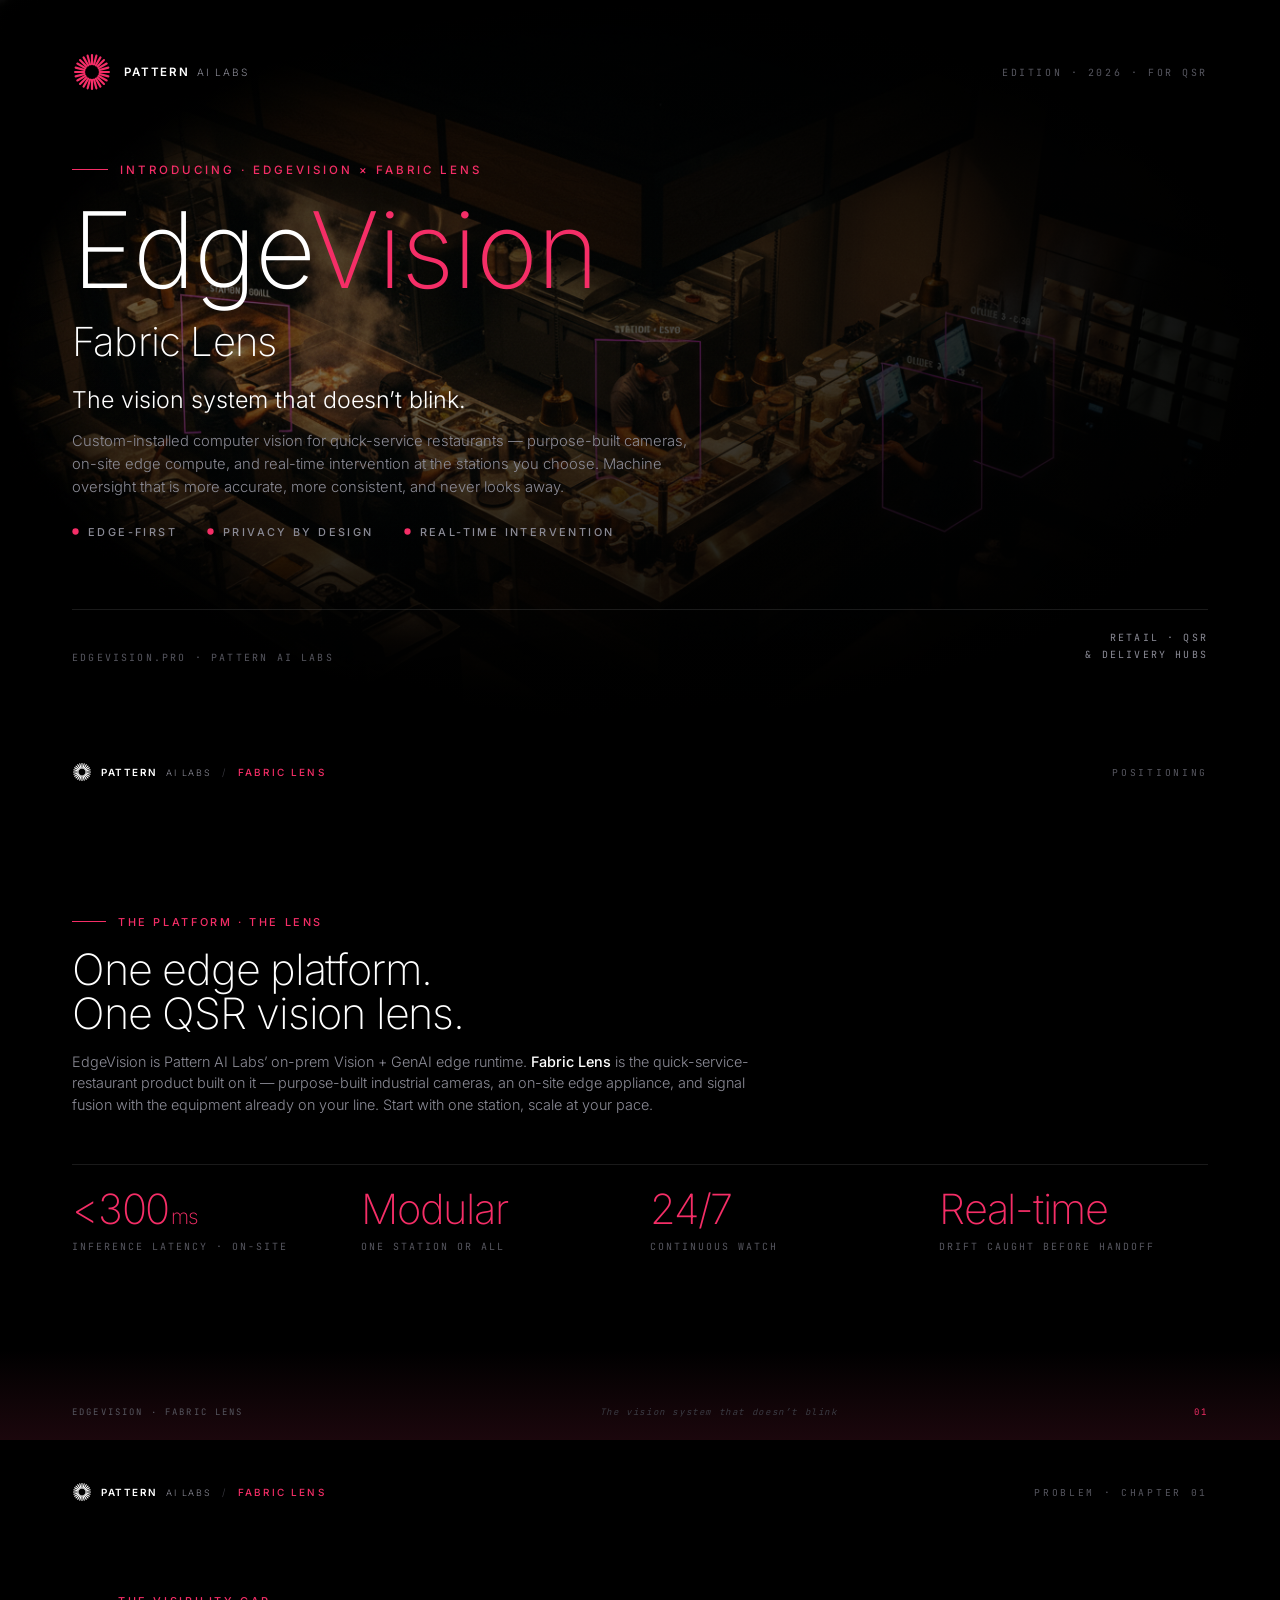
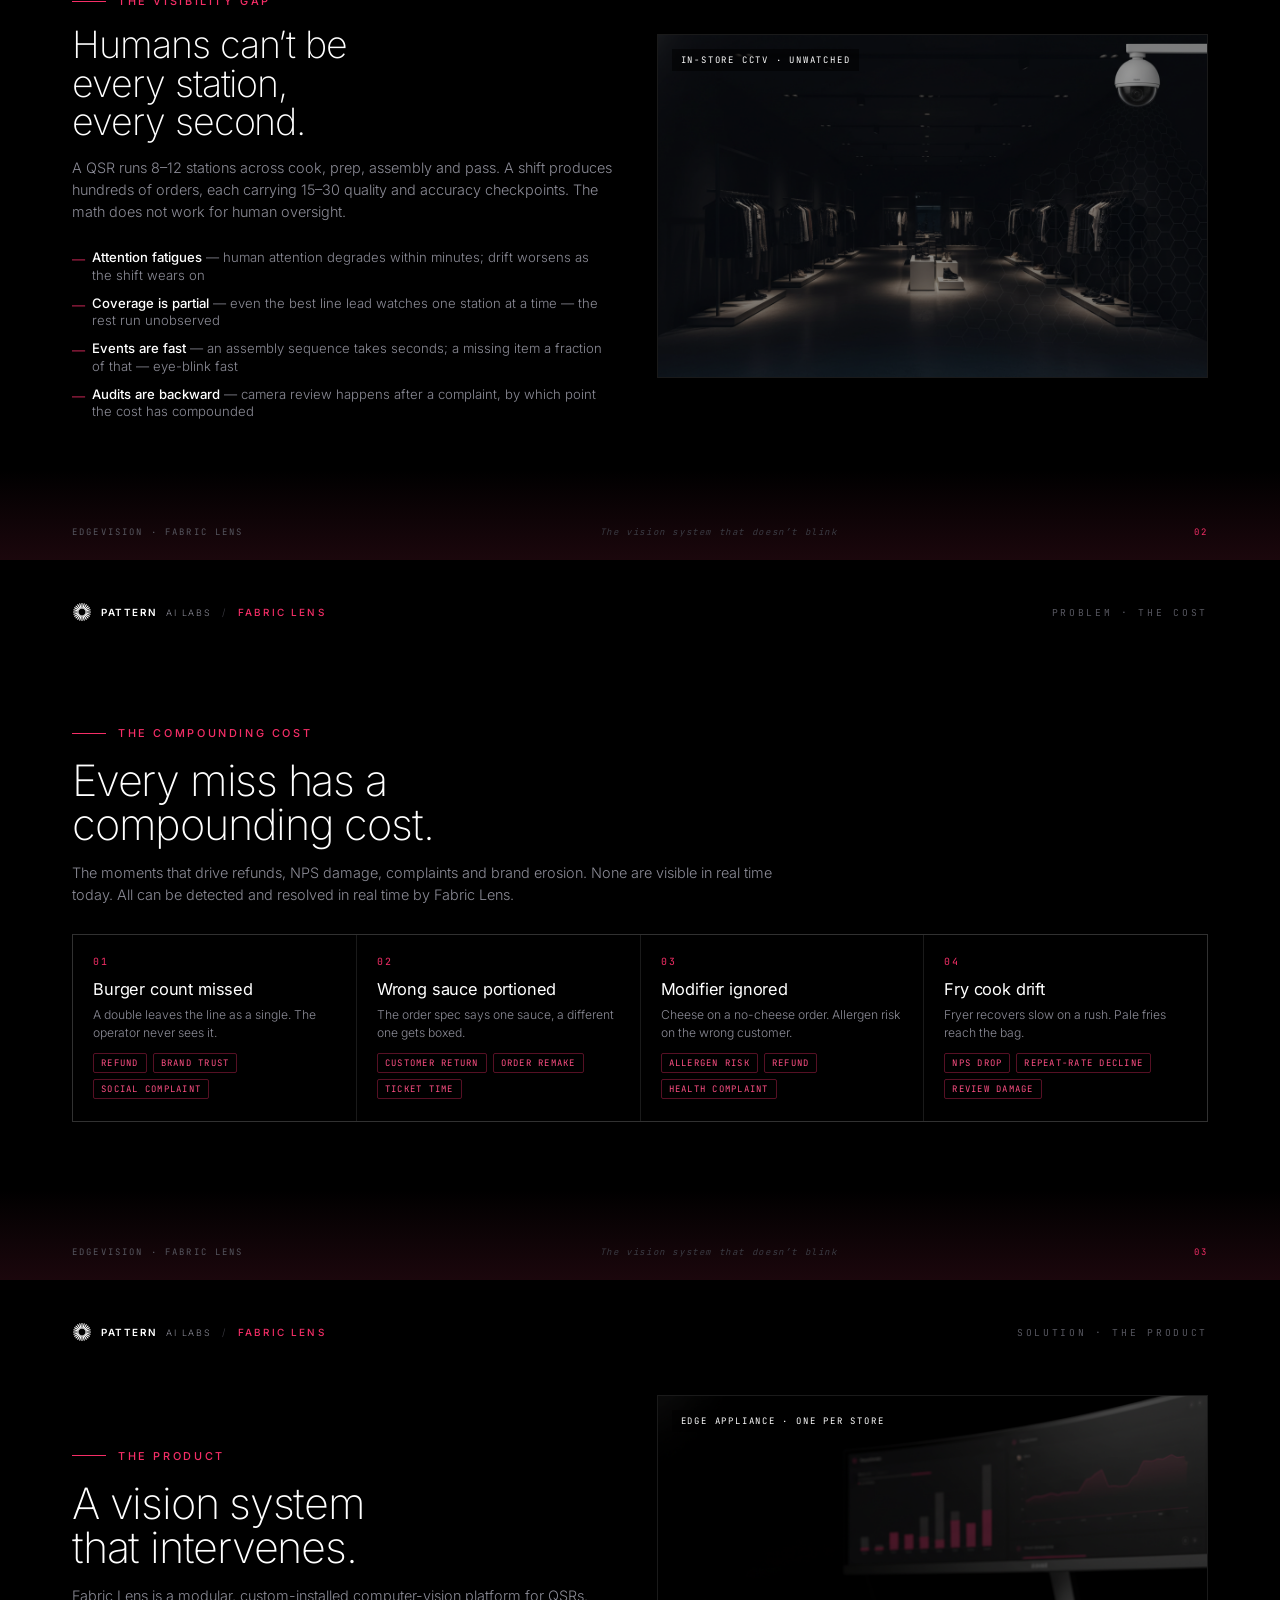
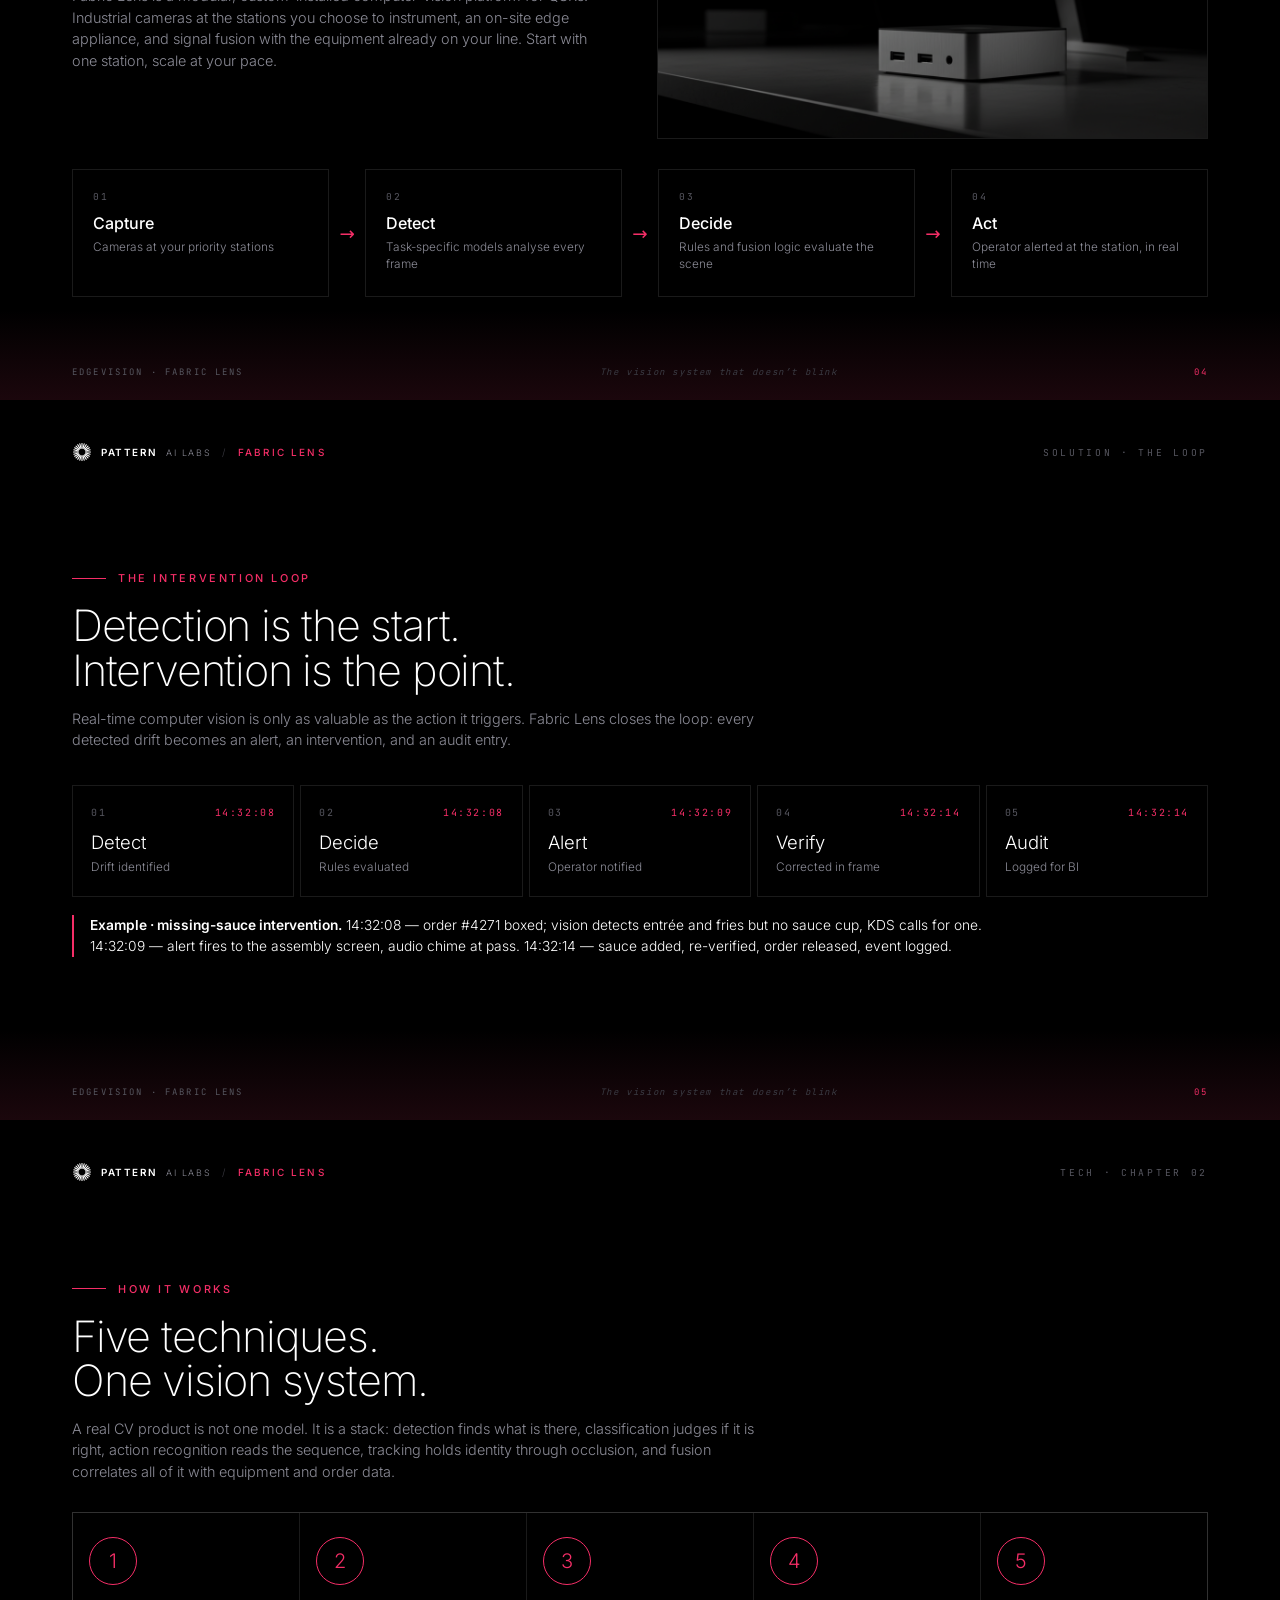
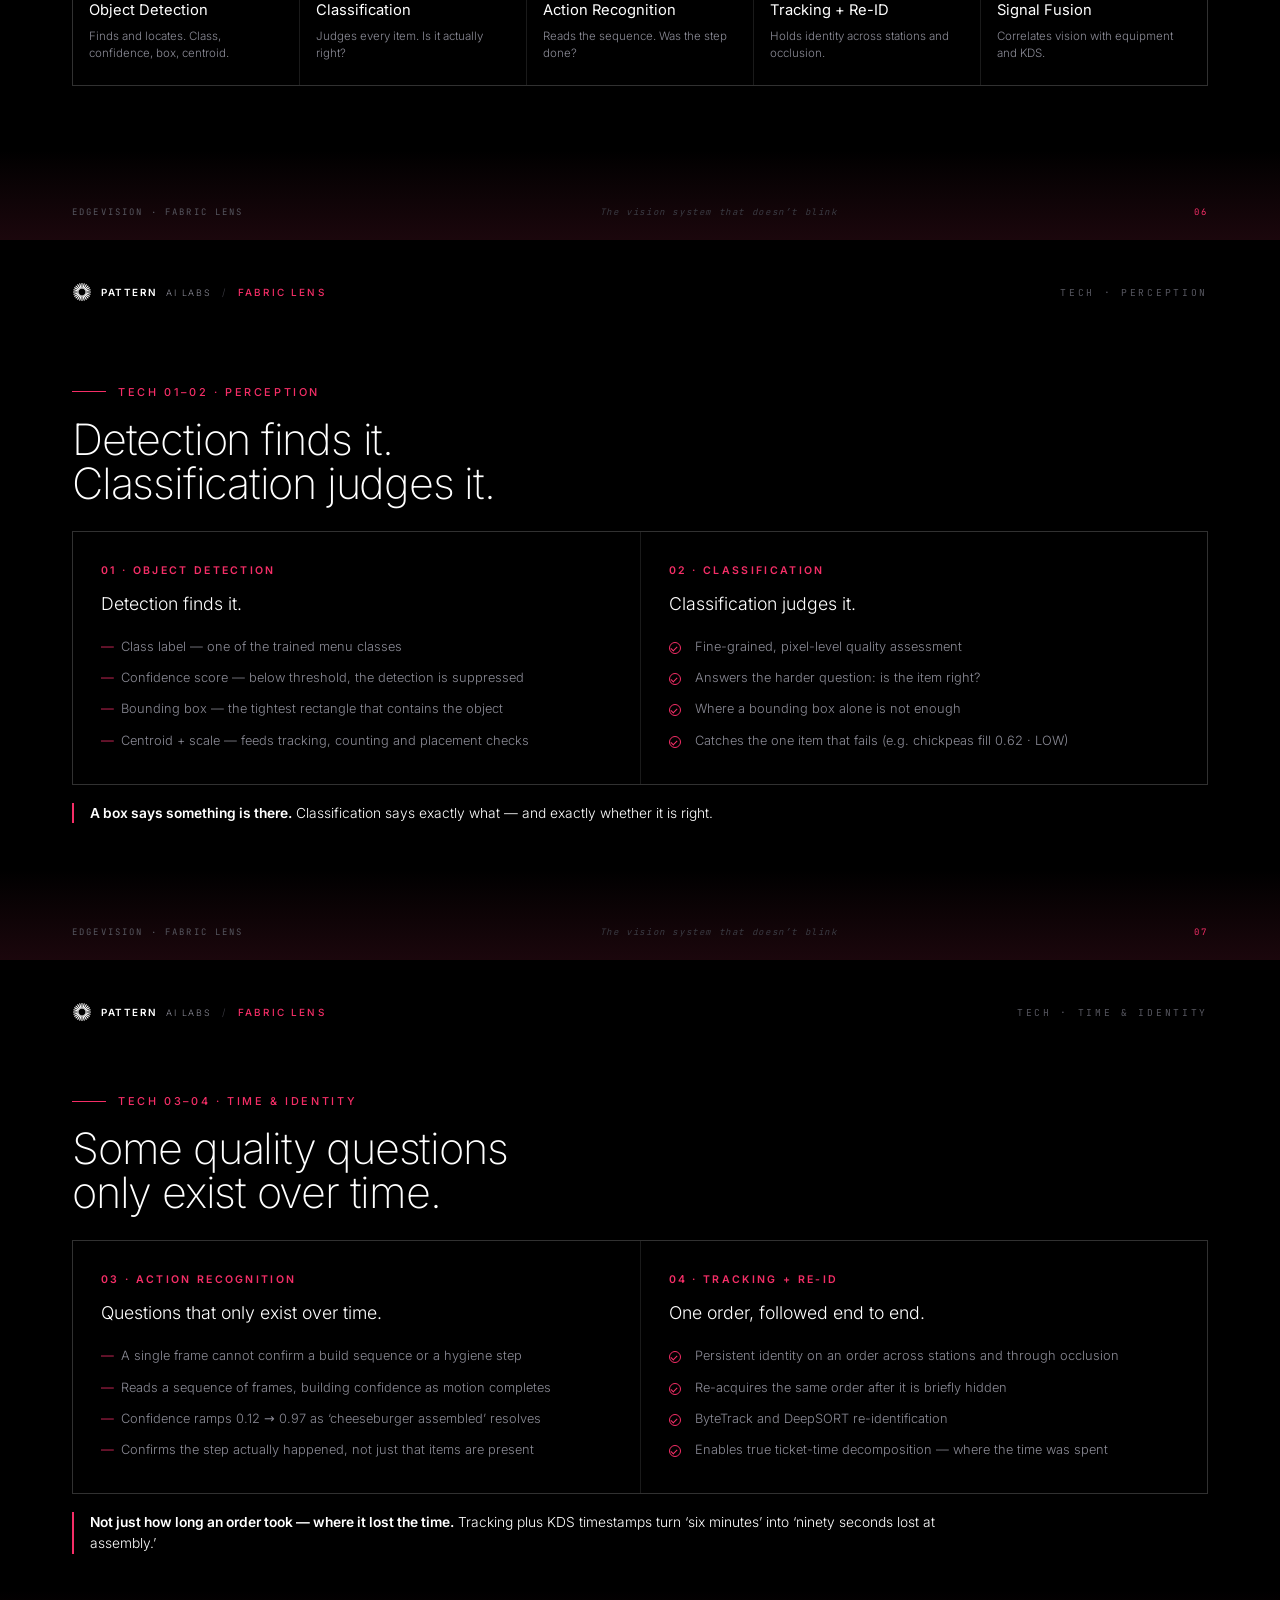
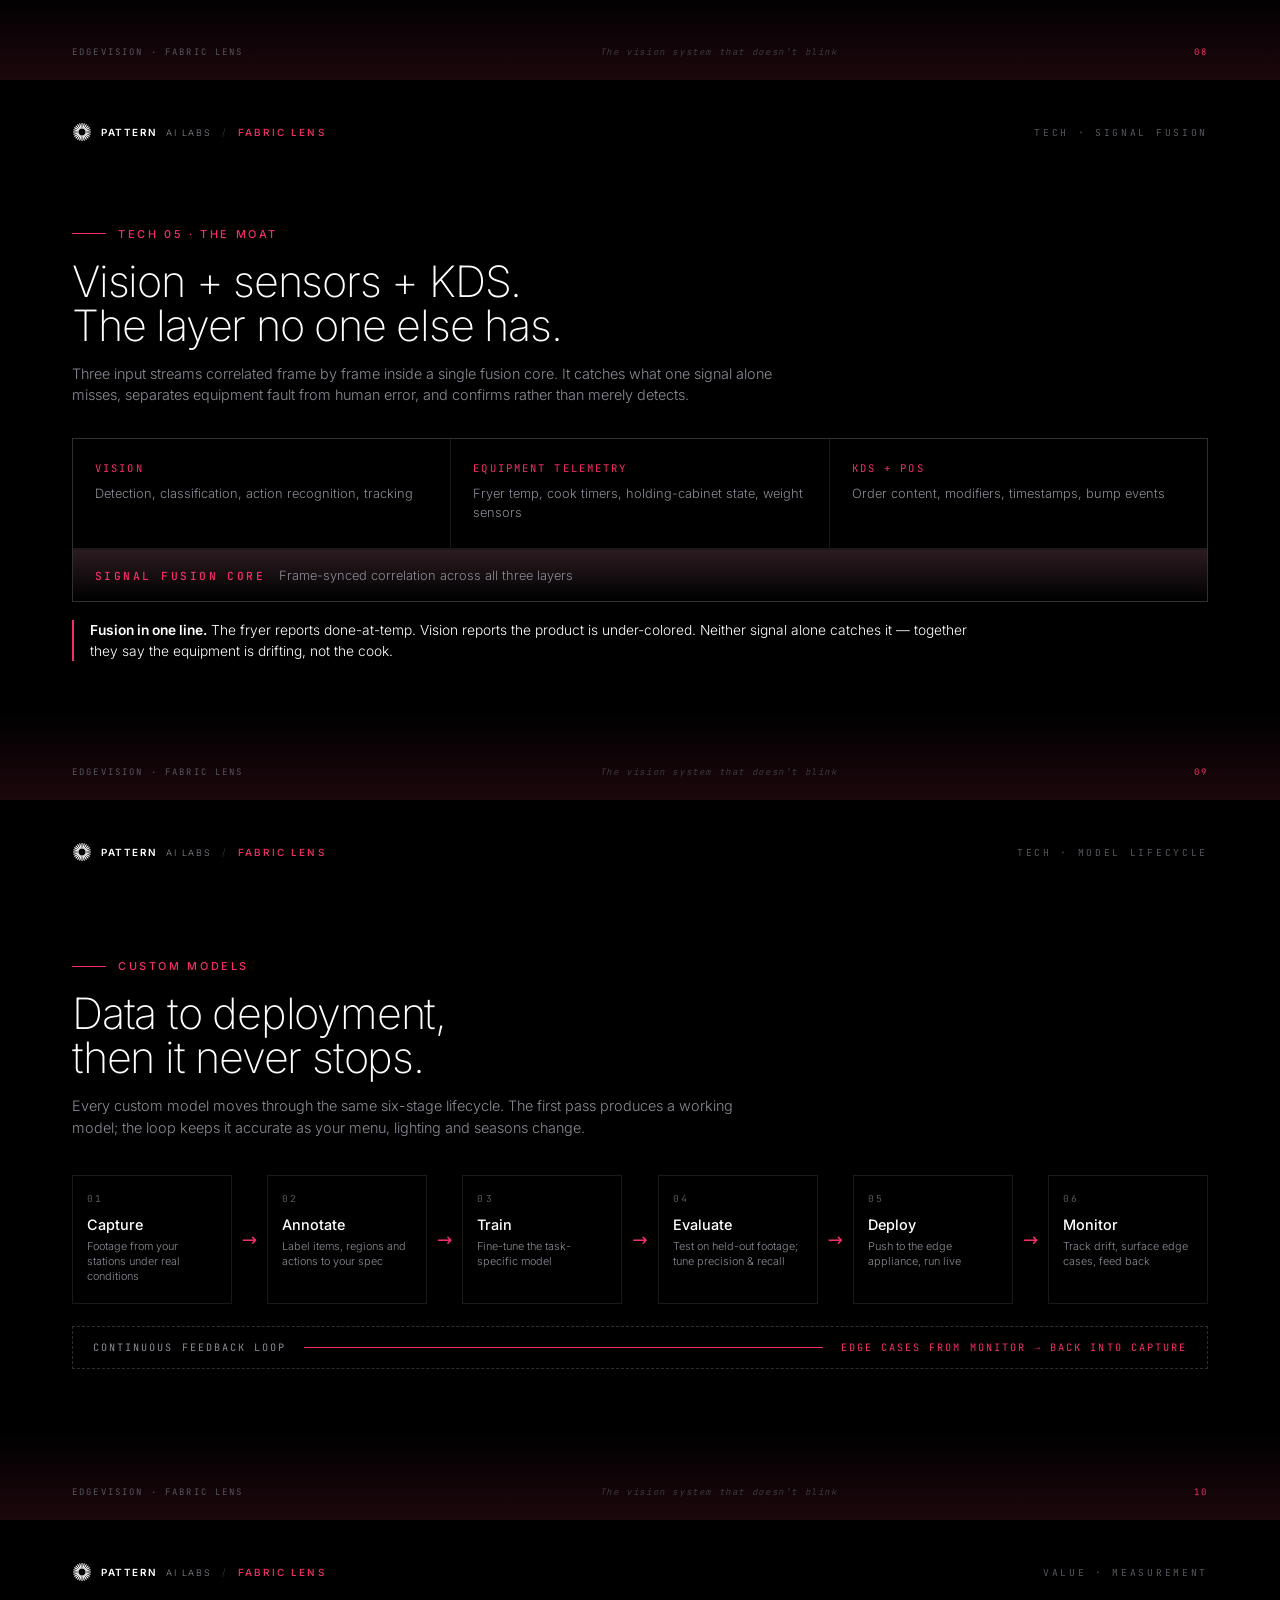
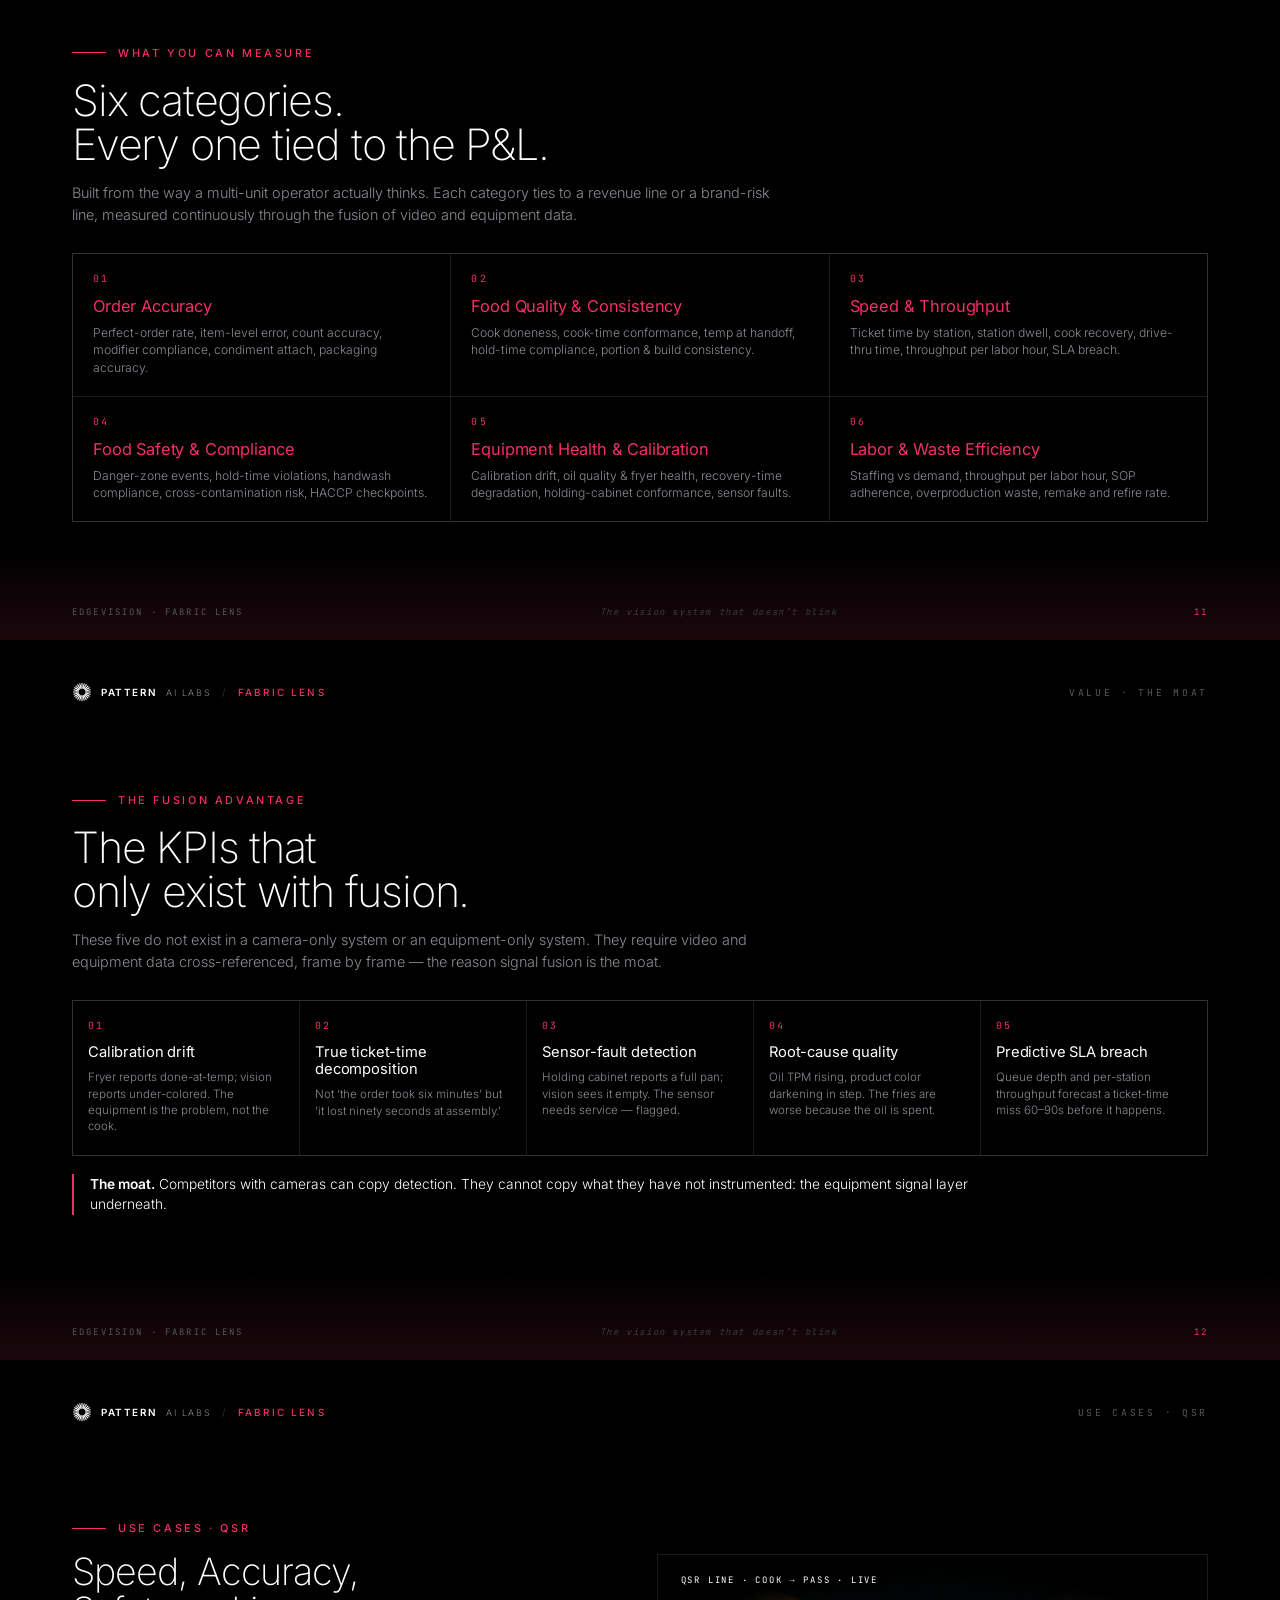
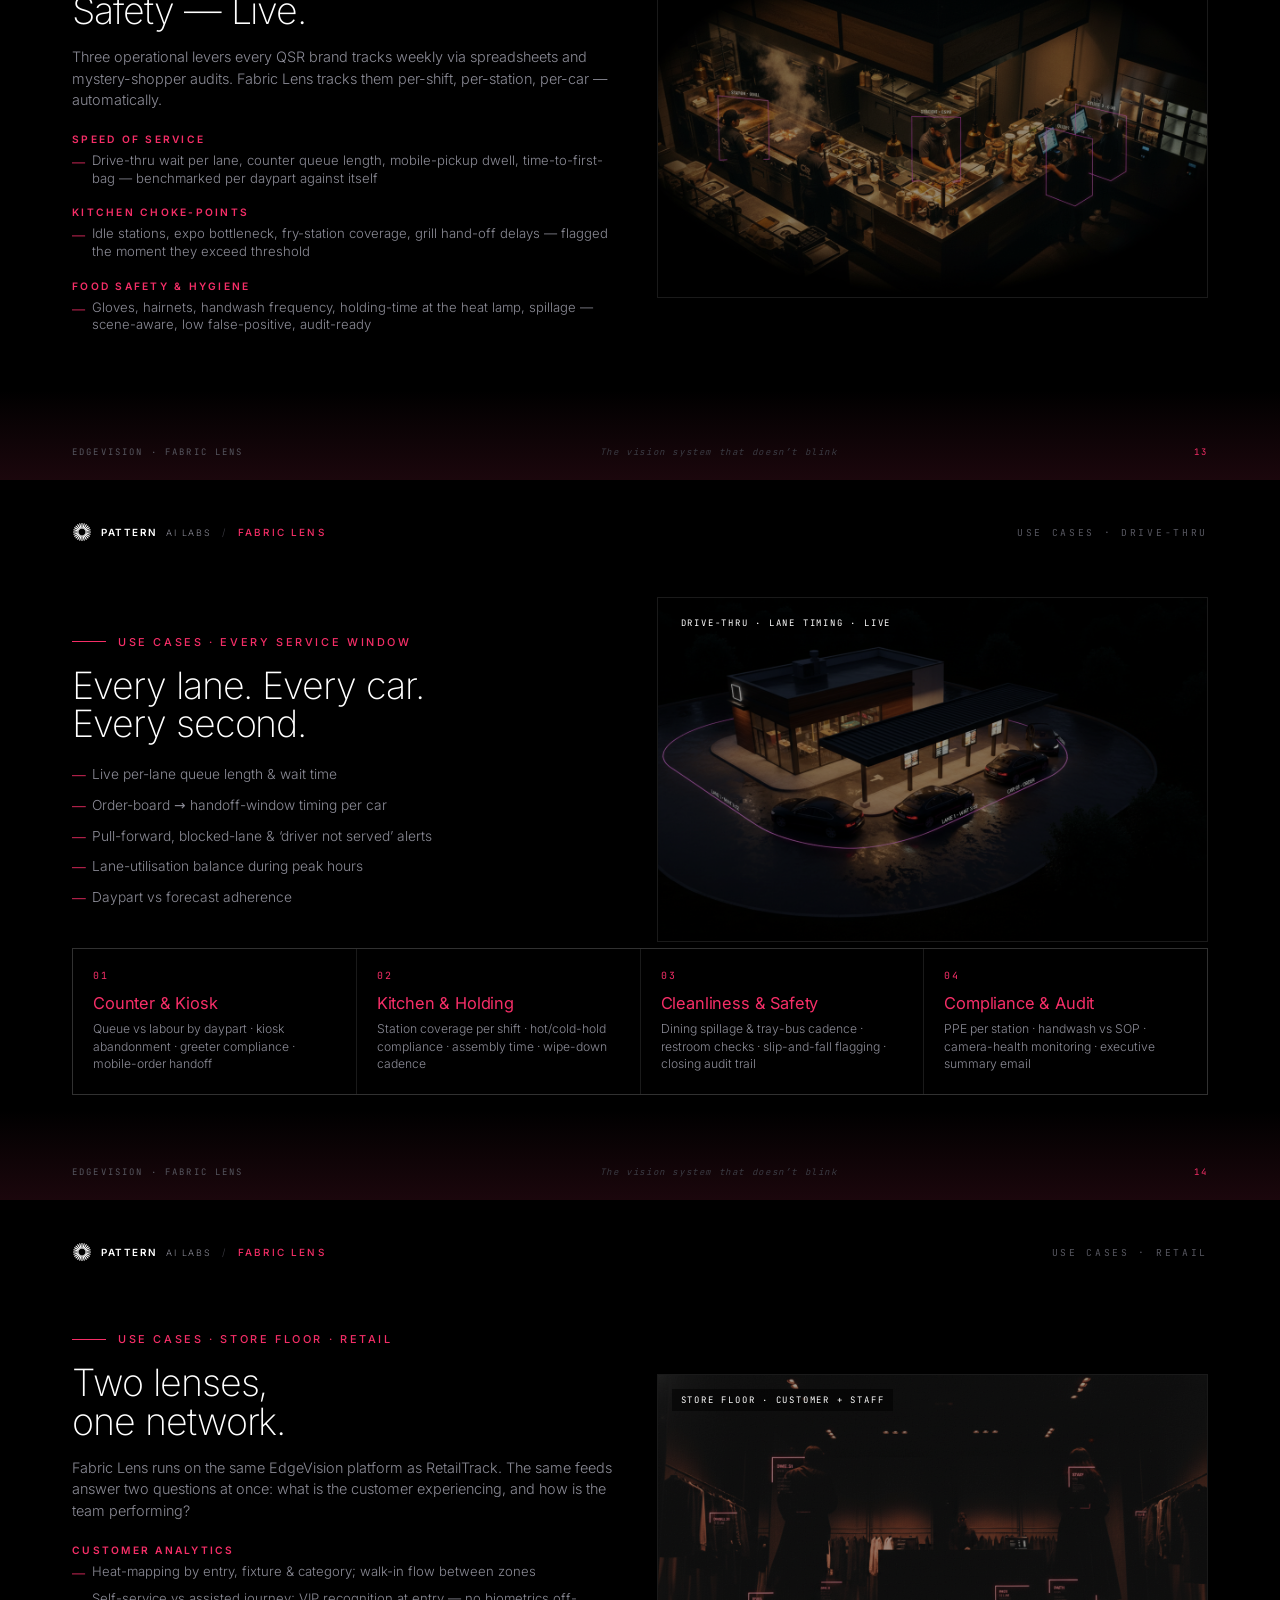
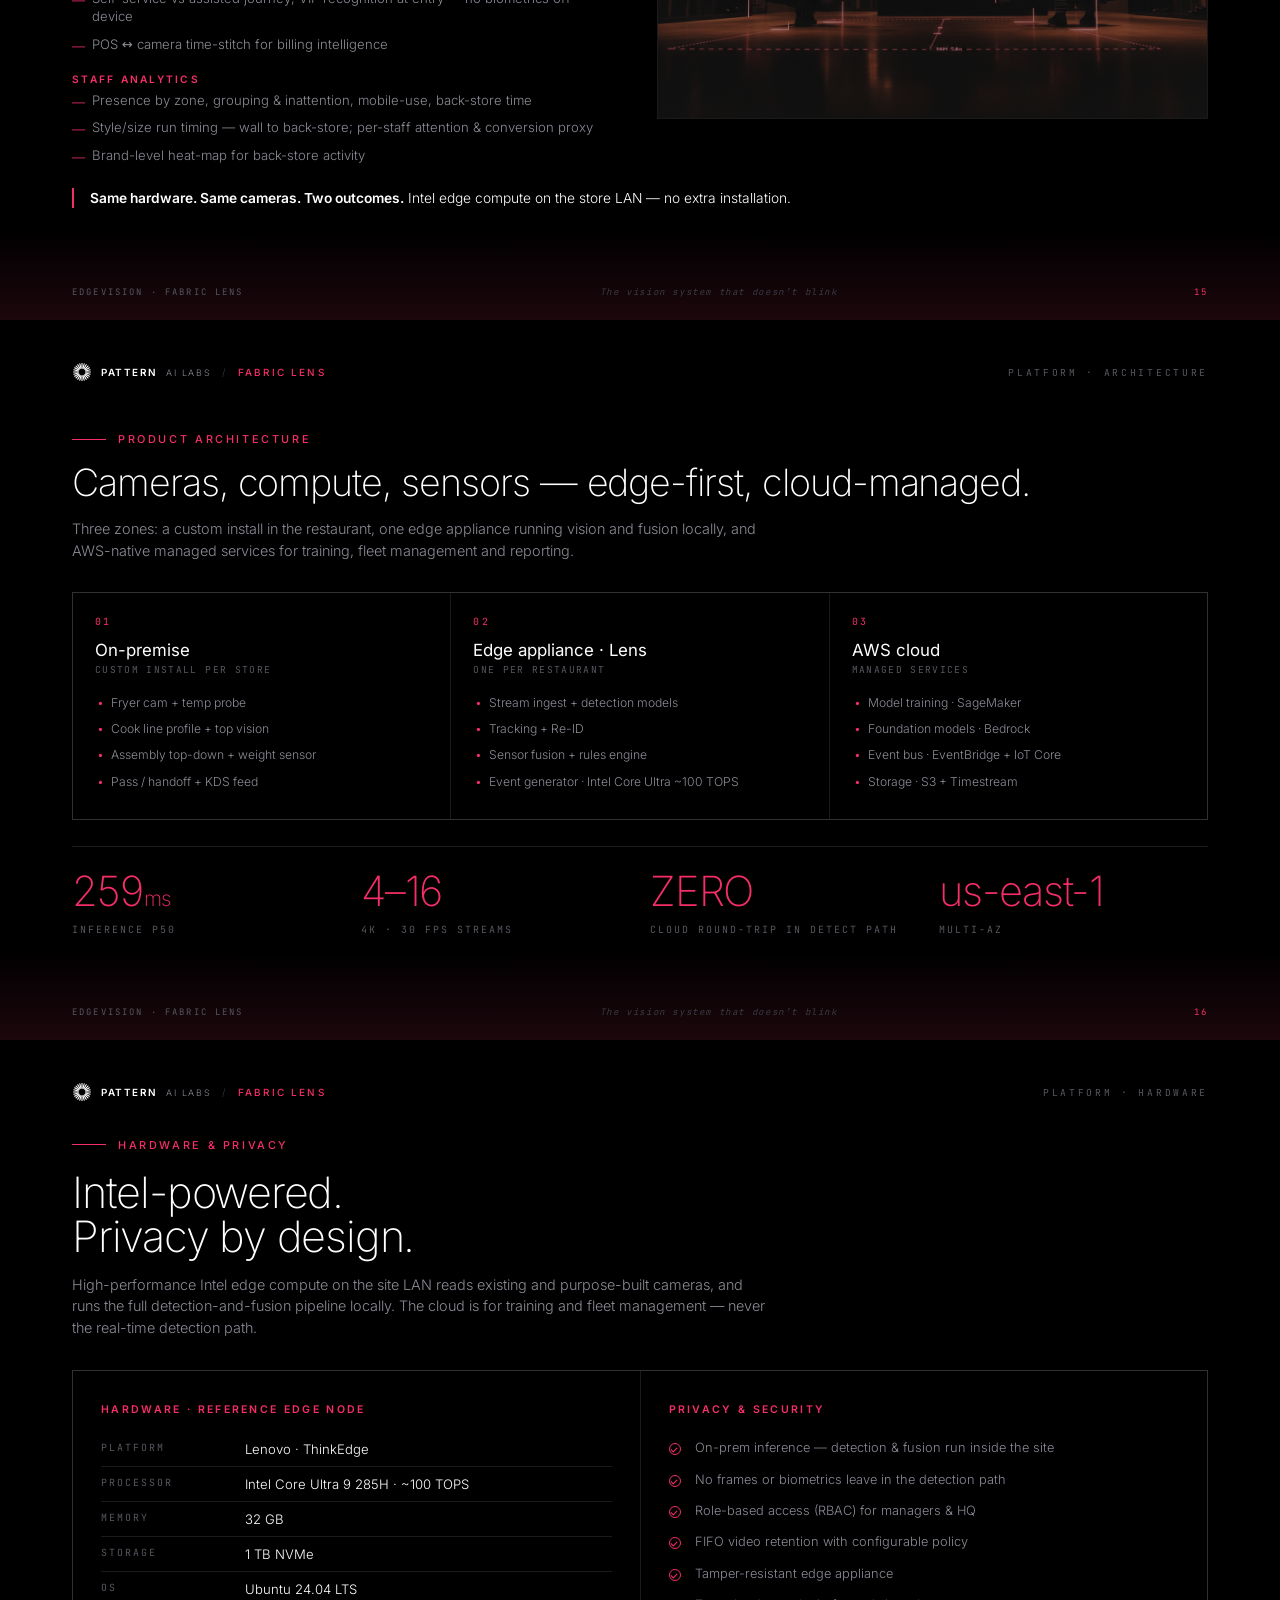
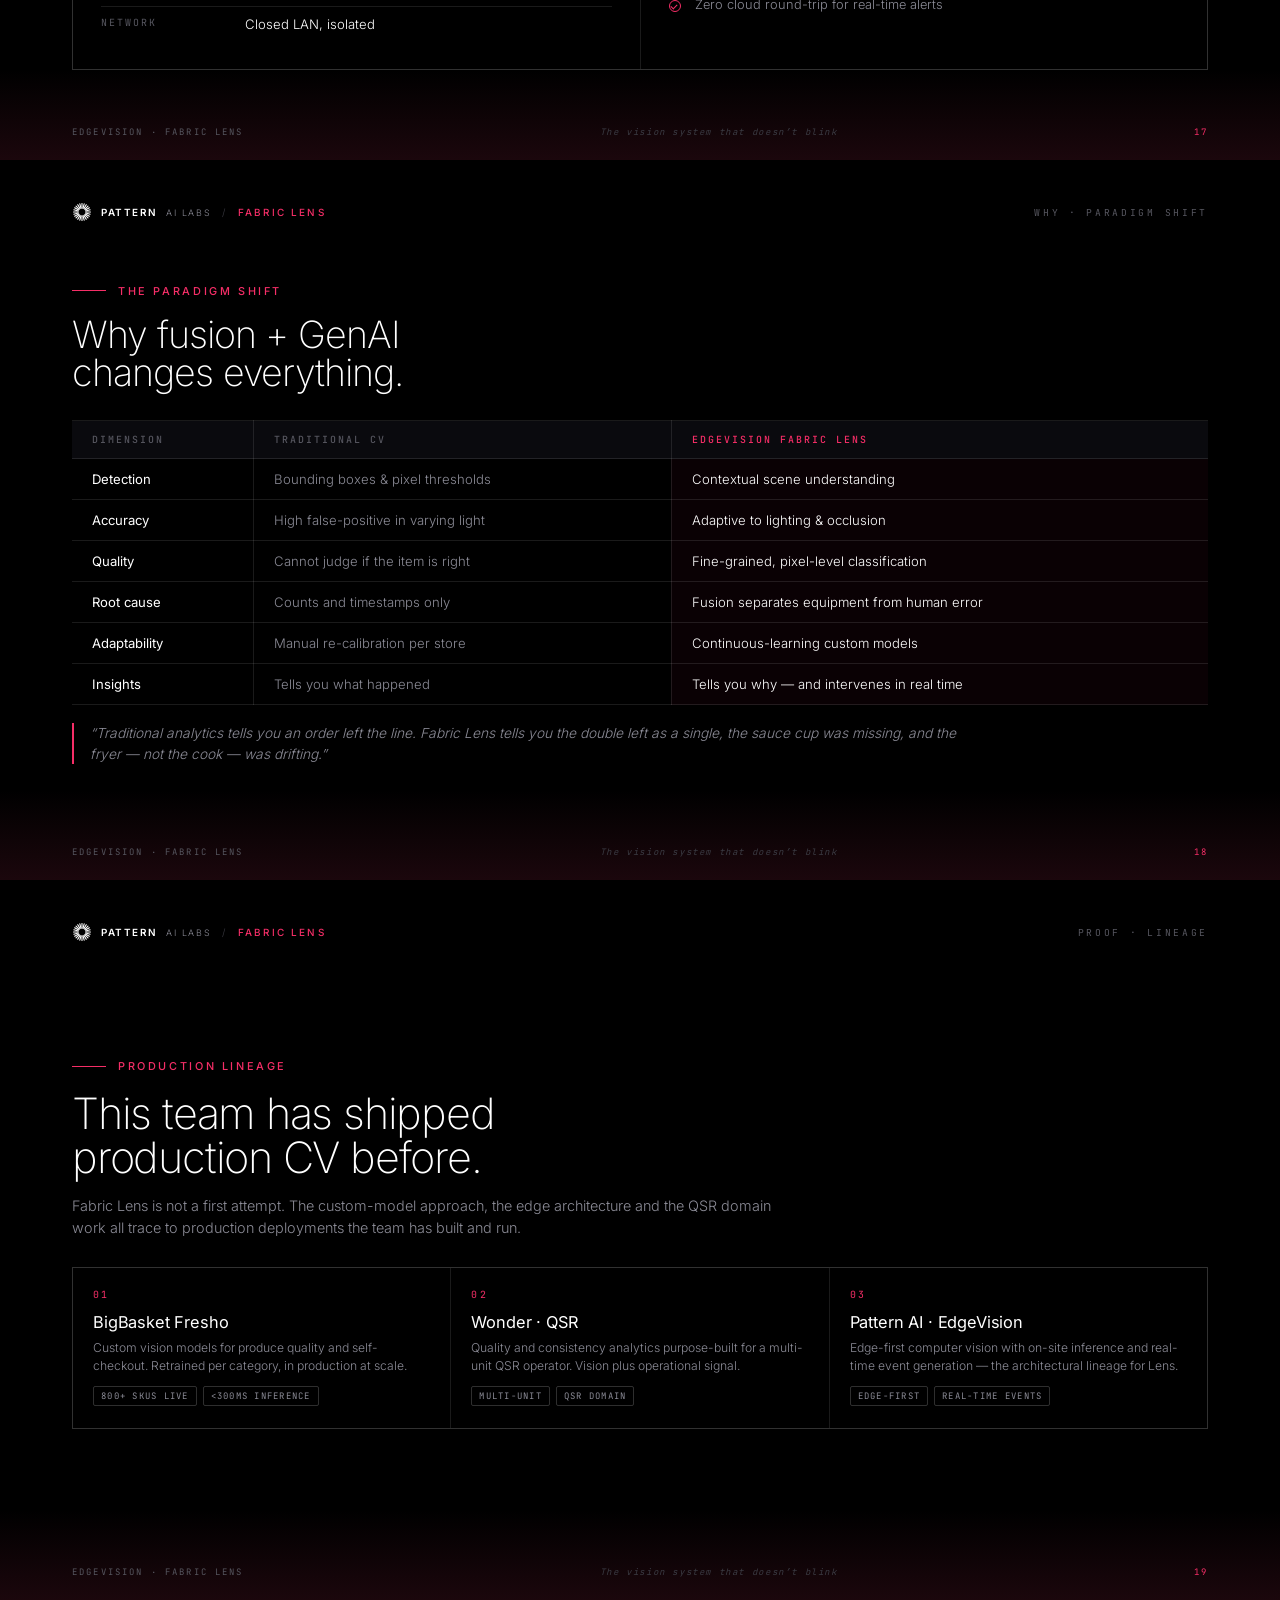
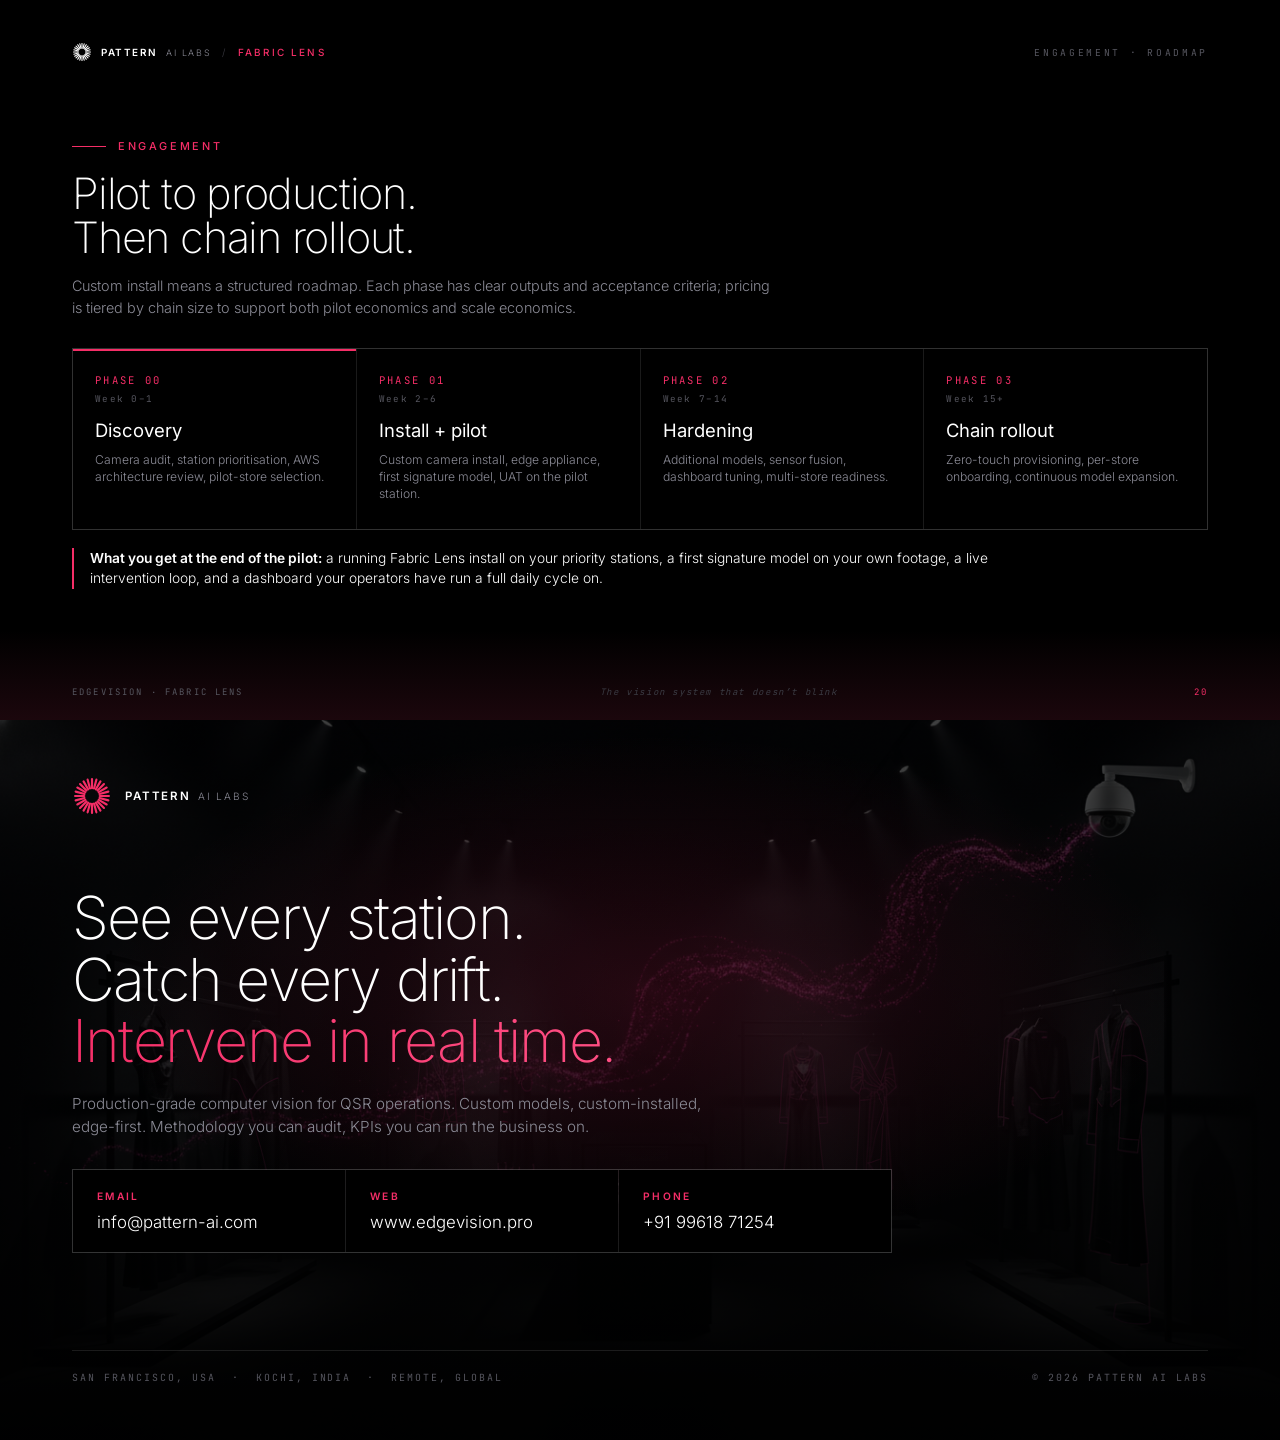
<file: deck/index.html>
<!doctype html><html lang="en"><head><meta charset="utf-8"/><title>EdgeVision Fabric Lens — Pattern AI Labs</title><link rel="stylesheet" href="fonts.css"/><style>/* ───────────────────────────────────────────────────────────
   EdgeVision Fabric Lens · Pattern AI Labs
   Deck design system — editorial dark · Inter Light · magenta
   16:9 print slides (1280×720)
   ─────────────────────────────────────────────────────────── */
:root{
  --bg:#000;--bg-2:#050507;--bg-3:#0A0A0E;
  --border:rgba(255,255,255,.10);--border-2:rgba(255,255,255,.18);
  --text:#fff;--text-dim:#8B8B96;--text-mute:#56565F;--text-faint:#3A3A42;
  --brand:#F52E67;--brand-2:#FF4F84;--brand-glow:rgba(245,46,103,.16);
  --maroon:#5A1729;--cyan:#5BC5E8;--amber:#F0B85A;
  --tx:'Inter',system-ui,sans-serif;--mono:'JetBrains Mono','SF Mono',Menlo,monospace;
}
@page{size:13.333in 7.5in;margin:0}
*,*::before,*::after{box-sizing:border-box}
html,body{margin:0;padding:0;background:#000}
body{font-family:var(--tx);font-weight:300;color:var(--text);-webkit-font-smoothing:antialiased;
  text-rendering:optimizeLegibility;-webkit-print-color-adjust:exact;print-color-adjust:exact;}
img{max-width:100%;display:block}
h1,h2,h3,h4{margin:0;line-height:1.06;color:#fff}
p{margin:0;color:var(--text-dim)}
b{font-weight:600;color:#fff}i{font-style:normal}
ul{margin:0;padding:0;list-style:none}

.mark{width:26px;height:26px;color:var(--brand);flex:0 0 auto}
.mark--sm{width:20px;height:20px;color:#fff}
.mark--lg{width:40px;height:40px;color:var(--brand)}
.grad{background:linear-gradient(115deg,var(--brand),var(--brand-2));-webkit-background-clip:text;
  background-clip:text;color:transparent;font-weight:200}

/* ─────────── SLIDE FRAME ─────────── */
.slide{position:relative;width:1280px;height:720px;overflow:hidden;background:var(--bg);
  padding:40px 72px 56px;display:flex;flex-direction:column;
  background-image:linear-gradient(0deg,rgba(90,23,41,.30),transparent 90px);
  page-break-after:always;break-after:page;}
.slide:last-child{page-break-after:auto;break-after:auto}
.slide__bg{position:absolute;inset:0;width:100%;height:100%;object-fit:cover;z-index:0}
.slide__body{position:relative;z-index:2;flex:1;display:flex;flex-direction:column;
  justify-content:center;min-height:0;padding:8px 0}

/* chrome + foot */
.chrome{position:relative;z-index:3;display:flex;align-items:center;justify-content:space-between;
  height:24px}
.chrome__brand{display:inline-flex;align-items:center;gap:9px;font-family:var(--tx);
  letter-spacing:.16em;text-transform:uppercase;font-size:.62rem}
.chrome__brand b{font-weight:600;color:#fff}
.chrome__brand i{font-weight:300;color:var(--text-dim);font-size:.9em}
.chrome__div{color:var(--text-faint);padding:0 2px}
.chrome__prod{font-weight:500;letter-spacing:.22em;color:var(--brand)}
.chrome__ctx{font-family:var(--mono);font-size:.6rem;letter-spacing:.28em;text-transform:uppercase;
  color:var(--text-mute)}
.foot{position:absolute;left:72px;right:72px;bottom:22px;z-index:3;display:flex;align-items:center;
  justify-content:space-between;font-family:var(--mono);font-size:.56rem;letter-spacing:.24em;
  text-transform:uppercase;color:var(--text-mute)}
.foot__mid{color:var(--text-faint);letter-spacing:.18em;text-transform:none;font-style:italic}
.foot__n{color:var(--brand)}

/* ─────────── TYPE ─────────── */
.eyebrow{display:inline-flex;align-items:center;gap:12px;margin:0 0 18px;color:var(--brand);
  font-size:.68rem;letter-spacing:.24em;text-transform:uppercase;font-weight:500}
.eyebrow::before{content:"";width:34px;height:1px;background:var(--brand);flex:0 0 auto}
.display{font-family:var(--tx);font-weight:200;letter-spacing:-.028em;line-height:1.02;
  font-size:2.7rem;color:#fff;margin:0 0 16px}
.display--mid{font-size:2.35rem}
.lede{font-size:.9rem;line-height:1.5;color:var(--text-dim);font-weight:300;max-width:78ch;margin:0 0 22px}
.lede b{color:#fff;font-weight:500}

/* ─────────── NUM-CARD GRID ─────────── */
.num-grid{display:grid;gap:1px;background:var(--border);border:1px solid var(--border);margin-top:6px}
.num-grid--2{grid-template-columns:repeat(2,1fr)}
.num-grid--3{grid-template-columns:repeat(3,1fr)}
.num-grid--4{grid-template-columns:repeat(4,1fr)}
.num-grid--5{grid-template-columns:repeat(5,1fr)}
.num-card{background:var(--bg);padding:20px 20px 22px}
.num-card__n{font-family:var(--mono);font-size:.62rem;letter-spacing:.22em;color:var(--brand);
  display:block;margin-bottom:12px}
.num-card h3{font-family:var(--tx);font-weight:400;font-size:1.02rem;letter-spacing:-.01em;
  margin:0 0 8px;color:#fff;line-height:1.15}
.num-card p{margin:0;font-size:.76rem;line-height:1.42;color:var(--text-dim)}
.num-card--brand h3{color:var(--brand)}
.num-grid--rows2 .num-card{padding:18px 20px 20px}
.num-grid--5 .num-card{padding:18px 15px 20px}
.num-grid--5 .num-card h3{font-size:.92rem}
.num-grid--5 .num-card p{font-size:.72rem}

/* cost chips */
.chips{display:flex;flex-wrap:wrap;gap:6px;margin-top:12px}
.chip{font-family:var(--mono);font-size:.56rem;letter-spacing:.14em;text-transform:uppercase;
  color:var(--brand-2);border:1px solid rgba(245,46,103,.35);border-radius:2px;padding:3px 7px}
.chips--stat .chip--stat{color:var(--text-dim);border-color:var(--border-2)}
.num-card--cost h3{color:#fff}

/* ─────────── CIRCLE CARDS ─────────── */
.circle-grid{display:grid;gap:1px;background:var(--border);border:1px solid var(--border);margin-top:8px}
.circle-grid--3{grid-template-columns:repeat(3,1fr)}
.circle-grid--5{grid-template-columns:repeat(5,1fr)}
.circ{background:var(--bg);padding:26px 24px 28px}
.circle-grid--5 .circ{padding:24px 16px}
.circ__n{display:grid;place-items:center;width:48px;height:48px;border:1.5px solid var(--brand);
  border-radius:50%;color:var(--brand);font-family:var(--tx);font-weight:300;font-size:1.25rem;margin:0 0 18px}
.circ h3{font-family:var(--tx);font-weight:400;font-size:1.08rem;margin:0 0 9px;color:#fff}
.circle-grid--5 .circ h3{font-size:.92rem}
.circ p{margin:0;font-size:.8rem;line-height:1.45;color:var(--text-dim)}
.circle-grid--5 .circ p{font-size:.72rem}

/* ─────────── PIPELINE ─────────── */
.pipeline{display:grid;align-items:stretch;gap:8px;margin-top:14px}
.pipeline--4{grid-template-columns:1fr auto 1fr auto 1fr auto 1fr}
.pipeline--6{grid-template-columns:1fr auto 1fr auto 1fr auto 1fr auto 1fr auto 1fr}
.pipe-card{padding:20px 20px 24px;border:1px solid var(--border);background:var(--bg);
  display:flex;flex-direction:column}
.pipe-card__n{font-family:var(--mono);font-size:.6rem;letter-spacing:.22em;color:var(--text-mute);
  display:block;margin-bottom:12px}
.pipe-card h3{font-family:var(--tx);font-weight:500;font-size:1rem;margin:0 0 7px;color:#fff}
.pipe-card p{margin:0;font-size:.74rem;line-height:1.4;color:var(--text-dim)}
.pipe-arrow{align-self:center;color:var(--brand);font-size:1.15rem;padding:0 2px}
.pipeline--6 .pipe-card{padding:16px 14px 18px}
.pipeline--6 .pipe-card h3{font-size:.9rem}
.pipeline--6 .pipe-card p{font-size:.68rem}

/* ─────────── STATS ─────────── */
.stats{display:grid;gap:20px;margin-top:26px;padding-top:24px;border-top:1px solid var(--border)}
.stats--3{grid-template-columns:repeat(3,1fr)}
.stats--4{grid-template-columns:repeat(4,1fr)}
.stats b{display:block;font-family:var(--tx);font-weight:200;font-size:2.6rem;letter-spacing:-.03em;
  line-height:1;color:var(--brand);margin-bottom:10px}
.stats b i{font-size:.5em;font-weight:200;margin-left:2px}
.stats span{display:block;font-family:var(--mono);font-size:.62rem;letter-spacing:.2em;
  text-transform:uppercase;color:var(--text-mute)}

/* ─────────── TWO-COL LENS ─────────── */
.two-col{display:grid;grid-template-columns:1fr 1fr;gap:1px;background:var(--border);
  border:1px solid var(--border);margin-top:10px}
.lens{background:var(--bg);padding:26px 28px 28px}
.lens__head{display:inline-flex;align-items:center;gap:10px;color:var(--brand);font-family:var(--tx);
  font-size:.66rem;letter-spacing:.22em;text-transform:uppercase;font-weight:600;margin:0 0 16px}
.lens h3{font-family:var(--tx);font-weight:300;font-size:1.1rem;margin:0 0 16px;color:#fff;line-height:1.25}
.dashlist li,.checklist li{position:relative;color:var(--text-dim);font-size:.8rem;line-height:1.35}
.dashlist li{padding:7px 0 7px 20px}
.dashlist li::before{content:"—";position:absolute;left:0;top:7px;color:var(--brand)}
.dashlist--tight li{padding:6px 0 6px 20px;font-size:.86rem}
.checklist li{padding:7px 0 7px 26px}
.checklist li::before{content:"";position:absolute;left:0;top:11px;width:12px;height:12px;
  border-radius:50%;border:1.2px solid var(--brand)}
.checklist li::after{content:"";position:absolute;left:3.5px;top:14px;width:4px;height:6px;
  border-right:1.4px solid var(--brand);border-bottom:1.4px solid var(--brand);transform:rotate(45deg)}

/* speclist */
.speclist{margin:0;padding:0}
.speclist div{display:grid;grid-template-columns:130px 1fr;gap:14px;padding:9px 0;
  border-bottom:1px solid var(--border)}
.speclist div:last-child{border-bottom:0}
.speclist dt{font-family:var(--mono);font-size:.62rem;letter-spacing:.2em;color:var(--text-mute);
  text-transform:uppercase}
.speclist dd{margin:0;color:#fff;font-size:.82rem}

/* ─────────── PULLQUOTE ─────────── */
.pullquote{display:flex;gap:16px;margin:18px 0 0;font-size:.86rem;line-height:1.5;color:var(--text)}
.pullquote__bar{flex:0 0 auto;width:2px;background:var(--brand);align-self:stretch}
.pullquote b{color:#fff}.pullquote i{font-style:italic;color:var(--text-dim)}
.pullquote span:last-child{max-width:100ch}

/* ─────────── TIMELINE ─────────── */
.timeline{display:grid;align-items:stretch;gap:6px;margin-top:12px}
.timeline--5{grid-template-columns:repeat(5,1fr)}
.tl-card{padding:20px 18px 22px;border:1px solid var(--border);background:var(--bg);
  display:flex;flex-direction:column}
.tl-card header{display:flex;justify-content:space-between;align-items:center;margin-bottom:14px;
  font-family:var(--mono);font-size:.62rem;letter-spacing:.16em}
.tl-card__n{color:var(--text-mute)}.tl-card__t{color:var(--brand)}
.tl-card h3{font-family:var(--tx);font-weight:300;font-size:1.15rem;margin:0 0 8px}
.tl-card p{margin:0;font-size:.74rem;color:var(--text-dim)}

/* ─────────── FUSION ─────────── */
.fusion{display:grid;grid-template-columns:repeat(3,1fr);gap:1px;background:var(--border);
  border:1px solid var(--border);margin-top:10px;position:relative}
.fusion__card{background:var(--bg);padding:22px 22px 26px}
.fusion__h{font-family:var(--mono);font-size:.66rem;letter-spacing:.2em;color:var(--brand);margin:0 0 10px}
.fusion__p{margin:0;font-size:.8rem;line-height:1.45;color:var(--text-dim)}
.fusion__core{grid-column:1/-1;background:linear-gradient(180deg,rgba(245,46,103,.08),var(--bg));
  padding:18px 22px;display:flex;align-items:baseline;gap:14px;border-top:1px solid var(--border)}
.fusion__core span{font-family:var(--mono);font-size:.7rem;letter-spacing:.22em;color:var(--brand);font-weight:500}
.fusion__core i{font-size:.8rem;color:var(--text-dim)}

/* ─────────── ZONES ─────────── */
.zones{display:grid;grid-template-columns:repeat(3,1fr);gap:1px;background:var(--border);
  border:1px solid var(--border);margin-top:8px}
.zone{background:var(--bg);padding:22px 22px 24px}
.zone__n{font-family:var(--mono);font-size:.62rem;letter-spacing:.22em;color:var(--brand);display:block;margin-bottom:12px}
.zone__h{font-family:var(--tx);font-weight:400;font-size:1.05rem;color:#fff;margin:0 0 3px}
.zone__s{font-family:var(--mono);font-size:.6rem;letter-spacing:.14em;text-transform:uppercase;
  color:var(--text-mute);margin:0 0 14px}
.zone ul li{position:relative;padding:5px 0 5px 16px;font-size:.76rem;color:var(--text-dim);line-height:1.35}
.zone ul li::before{content:"•";position:absolute;left:2px;top:5px;color:var(--brand)}

/* ─────────── CMP TABLE ─────────── */
.cmp{width:100%;border-collapse:collapse;margin-top:12px}
.cmp th,.cmp td{padding:12px 20px;text-align:left;border-bottom:1px solid var(--border);
  border-right:1px solid var(--border);font-size:.82rem;color:var(--text-dim)}
.cmp th:last-child,.cmp td:last-child{border-right:0}
.cmp thead th{background:var(--bg-3);font-family:var(--mono);font-size:.62rem;letter-spacing:.2em;
  color:var(--text-mute);text-transform:uppercase;font-weight:500;border-top:1px solid var(--border)}
.cmp thead th.cmp__hi{color:var(--brand)}
.cmp td:first-child{color:#fff;font-weight:400}
.cmp td.cmp__hi{color:#fff;background:rgba(245,46,103,.04)}

/* ─────────── LAN BAR ─────────── */
.lan-bar{display:grid;grid-template-columns:auto 1fr auto;align-items:center;gap:18px;margin-top:22px;
  padding:14px 20px;border:1px dashed var(--border-2);font-family:var(--mono);font-size:.64rem;letter-spacing:.2em}
.lan-bar__l{color:var(--text-dim)}.lan-bar__line{height:1px;background:var(--brand)}.lan-bar__r{color:var(--brand)}

/* ─────────── WEEKS ─────────── */
.weeks{display:grid;gap:1px;background:var(--border);border:1px solid var(--border);margin-top:8px}
.weeks--4{grid-template-columns:repeat(4,1fr)}
.week{background:var(--bg);padding:22px 22px 26px;border-top:2px solid transparent}
.week--first{border-top-color:var(--brand)}
.week__n{display:block;font-family:var(--mono);font-size:.66rem;letter-spacing:.22em;color:var(--brand);margin-bottom:6px}
.week__wk{display:block;font-family:var(--mono);font-size:.58rem;letter-spacing:.14em;color:var(--text-mute);margin-bottom:16px}
.week h3{font-family:var(--tx);font-weight:400;font-size:1.15rem;color:#fff;margin:0 0 10px}
.week p{margin:0;font-size:.76rem;line-height:1.42;color:var(--text-dim)}

/* ─────────── SPLIT ─────────── */
.split{display:grid;grid-template-columns:1fr 1.02fr;gap:44px;align-items:center;margin-top:4px}
.split__copy{min-width:0}
.split__media{position:relative;overflow:hidden;border:1px solid var(--border);aspect-ratio:16/10}
.split__media img{width:100%;height:100%;object-fit:cover;filter:brightness(.62) saturate(.92)}
.mediacap{position:absolute;left:14px;top:14px;font-family:var(--mono);font-size:.56rem;
  letter-spacing:.2em;color:#fff;background:rgba(0,0,0,.55);padding:5px 9px}
.split--after{margin-top:16px}

/* ─────────── COVER ─────────── */
.slide--cover{padding:0;overflow:hidden}
.cover__veil{position:absolute;inset:0;z-index:1;background:
  radial-gradient(75% 65% at 22% 55%,transparent,rgba(0,0,0,.86)),
  linear-gradient(180deg,rgba(0,0,0,.55),rgba(0,0,0,.45) 45%,rgba(0,0,0,.9))}
.cover__inner{position:relative;z-index:2;height:100%;padding:52px 72px 56px;display:flex;flex-direction:column}
.cover__top{display:flex;align-items:center;gap:12px}
.cover__brandtxt{font-family:var(--tx);letter-spacing:.16em;text-transform:uppercase;font-size:.72rem;display:inline-flex;gap:7px;align-items:baseline}
.cover__brandtxt b{font-weight:600;color:#fff}.cover__brandtxt i{font-weight:300;color:var(--text-dim);font-size:.88em}
.cover__edition{margin-left:auto;font-family:var(--mono);font-size:.62rem;letter-spacing:.26em;color:var(--text-mute)}
.cover__eyebrow{margin:auto 0 20px;color:var(--brand);font-size:.72rem;letter-spacing:.26em;
  text-transform:uppercase;font-weight:500;display:inline-flex;align-items:center;gap:12px}
.cover__eyebrow::before{content:"";width:36px;height:1px;background:var(--brand)}
.cover__wordmark{font-family:var(--tx);font-weight:200;line-height:1.0;letter-spacing:-.04em;margin:0 0 22px}
.cover__wordmark .w-edge{font-size:6.6rem;color:#fff}
.cover__wordmark .w-vision{font-size:6.6rem;color:var(--brand)}
.cover__wordmark .w-sub{display:block;font-size:2.5rem;font-weight:200;letter-spacing:-.02em;
  line-height:1.1;color:#fff;margin-top:18px}
.cover__tag{font-family:var(--tx);font-weight:300;font-size:1.45rem;color:#fff;margin:0 0 16px}
.cover__sub{font-size:.92rem;line-height:1.55;color:var(--text-dim);max-width:70ch;margin:0 0 26px}
.cover__tags{display:flex;gap:30px;margin:0 0 auto;font-size:.68rem;letter-spacing:.22em;
  text-transform:uppercase;color:var(--text-dim)}
.cover__tags li{display:inline-flex;align-items:center;gap:9px;font-weight:500}
.cover__tags i{display:inline-block;flex:0 0 auto;width:7px;height:7px;border-radius:50%;background:var(--brand);box-shadow:0 0 8px var(--brand)}
.cover__foot{display:flex;justify-content:space-between;align-items:flex-end;font-family:var(--mono);
  font-size:.62rem;letter-spacing:.22em;color:var(--text-mute);text-transform:uppercase;
  border-top:1px solid var(--border);padding-top:20px}
.cover__sigil{text-align:right;line-height:1.7;color:var(--text-dim)}

/* ─────────── CLOSING ─────────── */
.slide--closing{padding:0;overflow:hidden}
.closing__veil{position:absolute;inset:0;z-index:1;background:
  radial-gradient(70% 60% at 50% 38%,rgba(245,46,103,.14),transparent 60%),
  linear-gradient(180deg,rgba(0,0,0,.72),rgba(0,0,0,.82) 50%,rgba(0,0,0,.95))}
.closing__inner{position:relative;z-index:2;height:100%;padding:56px 72px;display:flex;flex-direction:column}
.closing__brand{display:flex;align-items:center;gap:13px;margin-bottom:auto}
.closing__head{font-family:var(--tx);font-weight:200;font-size:3.7rem;line-height:1.04;
  letter-spacing:-.03em;color:#fff;margin:0 0 20px}
.closing__sub{font-size:.95rem;line-height:1.55;color:var(--text-dim);max-width:74ch;margin:0 0 30px}
.contact{display:grid;grid-template-columns:repeat(3,1fr);gap:1px;background:var(--border);
  border:1px solid var(--border);margin:0 0 26px;max-width:820px}
.contact__card{background:var(--bg);padding:20px 24px;display:flex;flex-direction:column;gap:10px}
.contact__h{font-family:var(--tx);font-size:.64rem;letter-spacing:.22em;color:var(--brand);
  text-transform:uppercase;font-weight:600}
.contact__v{font-family:var(--tx);font-weight:300;font-size:1.05rem;color:#fff}
.closing__foot{display:flex;justify-content:space-between;margin-top:auto;padding-top:20px;
  border-top:1px solid var(--border);font-family:var(--mono);font-size:.62rem;letter-spacing:.2em;color:var(--text-mute)}

/* ─────────── split helpers (image-rich content slides) ─────────── */
.minihead{font-family:var(--tx);font-size:.64rem;letter-spacing:.22em;text-transform:uppercase;
  color:var(--brand);font-weight:600;margin:14px 0 2px}
.minihead:first-child{margin-top:2px}
.dashlist--split li{padding:5px 0 5px 20px;font-size:.82rem;line-height:1.35}
.dashlist--split li b{color:#fff;font-weight:500}
.split--tall .split__media{aspect-ratio:4/5}

/* ═══════════ Retail & QSR comprehensive deck — extra components ═══════════ */
/* Chapter divider slides */
.slide--divider .slide__body{justify-content:center}
.divider__num{font-family:var(--mono);font-size:.72rem;letter-spacing:.28em;color:var(--brand);
  text-transform:uppercase;margin:0 0 22px}
.divider__title{font-family:var(--tx);font-weight:200;letter-spacing:-.03em;line-height:1;
  font-size:5rem;color:#fff;margin:0 0 22px}
.divider__sub{font-size:1rem;line-height:1.5;color:var(--text-dim);max-width:60ch;margin:0 0 26px}
.divider__rule{width:200px;height:1px;background:var(--brand)}
.slide--divider .slide__bg{filter:brightness(.42) saturate(.9)}
.slide--divider .divveil{position:absolute;inset:0;z-index:1;background:
  radial-gradient(80% 70% at 25% 55%,transparent,rgba(0,0,0,.8)),
  linear-gradient(90deg,rgba(0,0,0,.85),rgba(0,0,0,.35))}

/* 5-stage pipeline */
.pipeline--5{grid-template-columns:1fr auto 1fr auto 1fr auto 1fr auto 1fr}
.pipeline--5 .pipe-card{padding:18px 16px 20px}
.pipeline--5 .pipe-card h3{font-size:.98rem}
.pipeline--5 .pipe-card p{font-size:.72rem}
.lan-bar--wide{margin-top:20px}

/* Operations console */
.console{display:grid;grid-template-columns:.85fr 1.5fr 1.15fr;gap:1px;background:var(--border);
  border:1px solid var(--border);margin-top:14px}
.console>div{background:var(--bg);padding:22px 22px;display:flex;flex-direction:column}
.console label{font-family:var(--mono);font-size:.58rem;letter-spacing:.22em;color:var(--text-mute);
  text-transform:uppercase;margin-bottom:10px;display:block}
.console__stats{gap:14px}
.console__stats .kv+.kv{border-top:1px solid var(--border);padding-top:12px}
.console__stats b{font-family:var(--tx);font-weight:300;font-size:1.5rem;color:#fff;line-height:1;display:block}
.bars{display:grid;grid-template-columns:repeat(12,1fr);align-items:end;gap:5px;height:150px;margin-bottom:8px}
.bars i{height:var(--h);background:var(--text-faint)}
.bars i.hi{background:var(--brand)}
.bars__axis{display:flex;justify-content:space-between;font-family:var(--mono);font-size:.56rem;
  letter-spacing:.14em;color:var(--text-mute)}
.alerts{list-style:none;padding:0;margin:0;display:grid;gap:11px}
.alerts li{display:flex;align-items:center;gap:10px;font-size:.82rem;color:var(--text);
  padding-bottom:11px;border-bottom:1px solid var(--border)}
.alerts li:last-child{border:0;padding-bottom:0}
.dot{width:6px;height:6px;border-radius:50%;background:var(--text-mute);flex:0 0 auto}
.dot--b{background:var(--brand);box-shadow:0 0 8px var(--brand)}
.cam-strip{display:grid;grid-template-columns:repeat(6,1fr);gap:1px;background:var(--border);
  border:1px solid var(--border);border-top:0}
.cam-strip span{background:var(--bg);padding:14px 12px;font-family:var(--mono);font-size:.6rem;
  letter-spacing:.2em;color:var(--text-mute)}

/* Detection figure with overlay chips */
.detfig{position:relative;margin-top:12px;border:1px solid var(--border);overflow:hidden;aspect-ratio:24/9}
.detfig img{width:100%;height:100%;object-fit:cover;filter:brightness(.5)}
.det-chip{position:absolute;font-family:var(--mono);font-size:.62rem;letter-spacing:.16em;
  background:rgba(0,0,0,.6);padding:6px 10px;color:#fff;display:inline-flex;align-items:center;gap:7px}
.det-chip--cam{top:14px;left:14px}
.det-chip--rec{top:14px;right:14px;color:var(--brand)}
.det-chip--key{bottom:14px;left:14px}
.det-chip--note{bottom:14px;right:14px;color:var(--text-dim)}
.sq{width:11px;height:11px;display:inline-block}.sq--s{background:var(--amber)}.sq--c{background:var(--cyan)}

/* Heat mapping: image + bars */
.heat{display:grid;grid-template-columns:1.35fr 1fr;gap:1px;background:var(--border);
  border:1px solid var(--border);margin-top:12px}
.heat__img{position:relative;background:var(--bg)}
.heat__img img{width:100%;height:100%;object-fit:cover}
.heat__cap{position:absolute;top:14px;left:14px;font-family:var(--mono);font-size:.58rem;
  letter-spacing:.2em;color:#fff;background:rgba(0,0,0,.5);padding:5px 9px}
.heat__bars{background:var(--bg);padding:24px 24px;display:flex;flex-direction:column}
.hbar{display:grid;grid-template-columns:1fr 44px;align-items:center;gap:3px 10px;padding:9px 0;
  border-bottom:1px solid var(--border)}
.hbar__l{font-size:.82rem;color:#fff}
.hbar__v{text-align:right;font-family:var(--mono);font-size:.74rem;color:var(--text-dim)}
.hbar__t{grid-column:1/-1;height:4px;background:var(--bg-3);position:relative}
.hbar__t i{position:absolute;left:0;top:0;height:100%;background:var(--brand)}
.heat__fine{margin-top:16px;font-size:.74rem;color:var(--text-mute)}

/* Shift chart (per-staff activity tracks) */
.shift{margin-top:12px;padding:22px 24px;border:1px solid var(--border);background:var(--bg-2)}
.shift label{display:block;font-family:var(--mono);font-size:.62rem;letter-spacing:.22em;
  color:var(--text-mute);margin-bottom:16px}
.track{display:grid;grid-template-columns:110px 1fr;gap:12px;align-items:center;padding:4px 0}
.track>span{font-family:var(--mono);font-size:.68rem;color:var(--text-dim)}
.trackbar{position:relative;height:13px;background:var(--bg-3)}
.seg{position:absolute;top:0;bottom:0}
.seg--b{background:var(--brand)}.seg--w{background:#fff}.seg--g{background:#6c6c75}
.seg--a{background:var(--amber)}.seg--m{background:var(--maroon)}

/* two-col checklist head with round check */
.lens__head--ck{gap:9px}

/* 4-column circle grid (Customer Analytics Elaborated) */
.circle-grid--4{grid-template-columns:repeat(4,1fr)}
.circle-grid--4 .circ{padding:24px 20px 26px}
.circle-grid--4 .circ__n{width:44px;height:44px;font-size:1.15rem;margin-bottom:14px}
.circle-grid--4 .circ h3{font-size:1rem}
.circle-grid--4 .circ p{font-size:.76rem}

/* ═══════════ Intel Event Edition — simple / non-technical layouts ═══════════ */
/* Big statement slides (hook / idea) */
.slide--statement .slide__body{justify-content:center}
.statement__eye{font-family:var(--mono);font-size:.7rem;letter-spacing:.28em;color:var(--brand);
  text-transform:uppercase;margin:0 0 24px}
.statement__lead{font-family:var(--tx);font-weight:200;letter-spacing:-.03em;line-height:1.02;
  font-size:4.1rem;color:#fff;margin:0 0 22px;max-width:20ch}
.statement__sub{font-size:1.15rem;line-height:1.5;color:var(--text-dim);max-width:60ch;font-weight:300}
.statement__sub b{color:#fff;font-weight:500}
.slide--statement .slide__bg{filter:brightness(.4) saturate(.9)}
.slide--statement .divveil{position:absolute;inset:0;z-index:1;background:
  radial-gradient(85% 75% at 22% 55%,transparent,rgba(0,0,0,.82)),
  linear-gradient(90deg,rgba(0,0,0,.88),rgba(0,0,0,.3))}

/* Value tiles (icon + big word + line) */
.vtiles{display:grid;grid-template-columns:repeat(4,1fr);gap:1px;background:var(--border);
  border:1px solid var(--border);margin-top:20px}
.vtile{background:var(--bg);padding:30px 26px 34px;display:flex;flex-direction:column;gap:14px}
.vtile__ic{width:46px;height:46px;color:var(--brand)}
.vtile__ic svg{width:100%;height:100%;stroke:currentColor;fill:none;stroke-width:1.4}
.vtile h3{font-family:var(--tx);font-weight:400;font-size:1.35rem;color:#fff;margin:0}
.vtile p{font-size:.86rem;line-height:1.45;color:var(--text-dim);margin:0}

/* Icon steps row (how it works) */
.steps{display:grid;grid-template-columns:1fr auto 1fr auto 1fr auto 1fr;align-items:stretch;
  gap:8px;margin-top:22px}
.step{background:var(--bg);border:1px solid var(--border);padding:26px 22px 30px;display:flex;flex-direction:column;gap:14px}
.step__ic{width:42px;height:42px;color:var(--brand)}
.step__ic svg{width:100%;height:100%;stroke:currentColor;fill:none;stroke-width:1.4}
.step__n{font-family:var(--mono);font-size:.62rem;letter-spacing:.22em;color:var(--text-mute)}
.step h3{font-family:var(--tx);font-weight:500;font-size:1.12rem;color:#fff;margin:0}
.step p{font-size:.82rem;line-height:1.45;color:var(--text-dim);margin:0}
.step-arrow{align-self:center;color:var(--brand);font-size:1.3rem}
.steps-note{margin-top:20px;font-family:var(--mono);font-size:.72rem;letter-spacing:.14em;
  color:var(--text-dim);display:flex;align-items:center;gap:12px}
.steps-note::before{content:"";width:30px;height:1px;background:var(--brand)}

/* Simple 3-column "wins" cards with icon */
.wins{display:grid;grid-template-columns:repeat(3,1fr);gap:1px;background:var(--border);
  border:1px solid var(--border);margin-top:18px}
.win{background:var(--bg);padding:28px 26px 30px}
.win__ic{width:40px;height:40px;color:var(--brand);margin-bottom:16px}
.win__ic svg{width:100%;height:100%;stroke:currentColor;fill:none;stroke-width:1.4}
.win h3{font-family:var(--tx);font-weight:400;font-size:1.2rem;color:#fff;margin:0 0 9px}
.win p{font-size:.86rem;line-height:1.5;color:var(--text-dim);margin:0}

/* Simple before/after (Old vs EdgeVision) */
.ba{display:grid;grid-template-columns:1fr 1fr;gap:1px;background:var(--border);
  border:1px solid var(--border);margin-top:18px}
.ba__col{background:var(--bg);padding:28px 30px 30px}
.ba__col--new{background:rgba(245,46,103,.05)}
.ba__h{font-family:var(--mono);font-size:.66rem;letter-spacing:.2em;text-transform:uppercase;
  margin:0 0 18px;color:var(--text-mute)}
.ba__col--new .ba__h{color:var(--brand)}
.ba__col ul li{position:relative;padding:9px 0 9px 22px;font-size:.92rem;line-height:1.4;color:var(--text-dim)}
.ba__col--new ul li{color:#fff}
.ba__col ul li::before{content:"—";position:absolute;left:0;color:var(--text-faint)}
.ba__col--new ul li::before{content:"→";color:var(--brand)}

/* Intel partner badge (from edgevision.pro) */
.intel-badge{width:190px;height:92px;background:linear-gradient(135deg,#003B7B,#0068B5);border-radius:4px;
  display:grid;place-items:center;box-shadow:0 0 0 1px rgba(255,255,255,.1),4px 4px 0 rgba(0,104,181,.45)}
.intel-badge__inner{font-family:var(--tx);font-weight:700;font-size:1.5rem;color:#fff;letter-spacing:-.02em;
  display:inline-flex;align-items:baseline;gap:8px}
.intel-badge__inner i{font-weight:300;font-size:1.2rem}
.reassure{display:grid;grid-template-columns:repeat(3,1fr);gap:1px;background:var(--border);
  border:1px solid var(--border);margin-top:8px}
.reassure .win{padding:26px 24px 28px}

/* trusted-by row */
.trusted{display:flex;flex-wrap:wrap;gap:30px;align-items:center;padding-top:26px;margin-top:26px;
  border-top:1px solid var(--border);font-family:var(--mono);font-size:.78rem;letter-spacing:.14em}
.trusted__l{color:var(--text-mute);letter-spacing:.2em}
.trusted span:not(.trusted__l){color:var(--text-dim);font-weight:500}

/* cover Intel line */
.cover__intel{display:inline-flex;align-items:center;gap:10px;font-family:var(--mono);font-size:.66rem;
  letter-spacing:.2em;color:var(--text-dim);text-transform:uppercase;margin-top:4px}
.cover__intel i{width:7px;height:7px;background:#0068B5;border-radius:1px;box-shadow:0 0 8px rgba(0,104,181,.8)}

/* ═══════════ Detailed use-case list (event deck) ═══════════ */
.ucards{display:grid;grid-template-columns:1fr 1fr;gap:1px;background:var(--border);
  border:1px solid var(--border);margin-top:14px}
.uc{background:var(--bg);padding:15px 22px 17px;display:grid;grid-template-columns:24px 1fr;gap:13px;align-items:start}
.uc__n{font-family:var(--mono);font-size:.7rem;letter-spacing:.1em;color:var(--brand);padding-top:3px}
.uc h3{font-family:var(--tx);font-weight:500;font-size:1rem;letter-spacing:-.01em;color:#fff;margin:0 0 4px}
.uc p{font-size:.8rem;line-height:1.4;color:var(--text-dim);margin:0}

/* Bulletproof cover tag dot (inline SVG — round in every renderer) */
.cover__tags .cdot{flex:0 0 auto;display:inline-block}
/* Use-case slide with an image (split) */
.split--uc{grid-template-columns:1.4fr 1fr;gap:34px;margin-top:6px;align-items:stretch}
.split--uc .split__media{aspect-ratio:auto}
.ucards--col{grid-template-columns:1fr}
.ucards--col .uc{padding:13px 22px}
</style></head><body><svg width="0" height="0" style="position:absolute" aria-hidden="true"><symbol id="pat-mark" viewBox="0 0 48 48"><g fill="currentColor"><rect x="22.7" y="2.4" width="2.6" height="13.6" rx="1.3"/>
<rect x="22.7" y="2.4" width="2.6" height="13.6" rx="1.3" transform="rotate(15 24 24)"/>
<rect x="22.7" y="2.4" width="2.6" height="13.6" rx="1.3" transform="rotate(30 24 24)"/>
<rect x="22.7" y="2.4" width="2.6" height="13.6" rx="1.3" transform="rotate(45 24 24)"/>
<rect x="22.7" y="2.4" width="2.6" height="13.6" rx="1.3" transform="rotate(60 24 24)"/>
<rect x="22.7" y="2.4" width="2.6" height="13.6" rx="1.3" transform="rotate(75 24 24)"/>
<rect x="22.7" y="2.4" width="2.6" height="13.6" rx="1.3" transform="rotate(90 24 24)"/>
<rect x="22.7" y="2.4" width="2.6" height="13.6" rx="1.3" transform="rotate(105 24 24)"/>
<rect x="22.7" y="2.4" width="2.6" height="13.6" rx="1.3" transform="rotate(120 24 24)"/>
<rect x="22.7" y="2.4" width="2.6" height="13.6" rx="1.3" transform="rotate(135 24 24)"/>
<rect x="22.7" y="2.4" width="2.6" height="13.6" rx="1.3" transform="rotate(150 24 24)"/>
<rect x="22.7" y="2.4" width="2.6" height="13.6" rx="1.3" transform="rotate(165 24 24)"/>
<rect x="22.7" y="2.4" width="2.6" height="13.6" rx="1.3" transform="rotate(180 24 24)"/>
<rect x="22.7" y="2.4" width="2.6" height="13.6" rx="1.3" transform="rotate(195 24 24)"/>
<rect x="22.7" y="2.4" width="2.6" height="13.6" rx="1.3" transform="rotate(210 24 24)"/>
<rect x="22.7" y="2.4" width="2.6" height="13.6" rx="1.3" transform="rotate(225 24 24)"/>
<rect x="22.7" y="2.4" width="2.6" height="13.6" rx="1.3" transform="rotate(240 24 24)"/>
<rect x="22.7" y="2.4" width="2.6" height="13.6" rx="1.3" transform="rotate(255 24 24)"/>
<rect x="22.7" y="2.4" width="2.6" height="13.6" rx="1.3" transform="rotate(270 24 24)"/>
<rect x="22.7" y="2.4" width="2.6" height="13.6" rx="1.3" transform="rotate(285 24 24)"/>
<rect x="22.7" y="2.4" width="2.6" height="13.6" rx="1.3" transform="rotate(300 24 24)"/>
<rect x="22.7" y="2.4" width="2.6" height="13.6" rx="1.3" transform="rotate(315 24 24)"/>
<rect x="22.7" y="2.4" width="2.6" height="13.6" rx="1.3" transform="rotate(330 24 24)"/>
<rect x="22.7" y="2.4" width="2.6" height="13.6" rx="1.3" transform="rotate(345 24 24)"/></g></symbol></svg><section class="slide slide--cover"><img class="slide__bg" src="../assets/images/qsr-counter.png" alt=""/><div class="cover__veil"></div><div class="cover__inner"><div class="cover__top"><svg class="mark mark--lg" aria-hidden="true"><use href="#pat-mark"/></svg><span class="cover__brandtxt"><b>PATTERN</b><i>AI&nbsp;LABS</i></span><span class="cover__edition">EDITION · 2026 · FOR QSR</span></div><p class="cover__eyebrow">Introducing · EdgeVision × Fabric&nbsp;Lens</p><h1 class="cover__wordmark"><span class="w-edge">Edge</span><span class="w-vision">Vision</span><span class="w-sub">Fabric Lens</span></h1><p class="cover__tag">The vision system that doesn’t blink.</p><p class="cover__sub">Custom-installed computer vision for quick-service restaurants — purpose-built cameras, on-site edge compute, and real-time intervention at the stations you choose. Machine oversight that is more accurate, more consistent, and never looks away.</p><ul class="cover__tags"><li><svg class="cdot" viewBox="0 0 10 10" width="7" height="7"><circle cx="5" cy="5" r="4.5" fill="#F52E67"/></svg> EDGE-FIRST</li><li><svg class="cdot" viewBox="0 0 10 10" width="7" height="7"><circle cx="5" cy="5" r="4.5" fill="#F52E67"/></svg> PRIVACY BY DESIGN</li><li><svg class="cdot" viewBox="0 0 10 10" width="7" height="7"><circle cx="5" cy="5" r="4.5" fill="#F52E67"/></svg> REAL-TIME INTERVENTION</li></ul><div class="cover__foot"><span>EDGEVISION.PRO · PATTERN AI LABS</span><span class="cover__sigil">RETAIL · QSR<br/>&amp; DELIVERY HUBS</span></div></div></section><section class="slide "><div class="chrome"><span class="chrome__brand"><svg class="mark mark--sm" aria-hidden="true"><use href="#pat-mark"/></svg><b>PATTERN</b><i>AI&nbsp;LABS</i><span class="chrome__div">/</span><span class="chrome__prod">FABRIC&nbsp;LENS</span></span><span class="chrome__ctx">POSITIONING</span></div><div class="slide__body"><p class="eyebrow">The Platform · The Lens</p><h2 class="display ">One edge platform.<br/>One QSR vision lens.</h2><p class="lede">EdgeVision is Pattern AI Labs’ on-prem Vision&nbsp;+&nbsp;GenAI edge runtime. <b>Fabric&nbsp;Lens</b> is the quick-service-restaurant product built on it — purpose-built industrial cameras, an on-site edge appliance, and signal fusion with the equipment already on your line. Start with one station, scale at your pace.</p><div class="stats stats--4"><div><b>&lt;300<i>ms</i></b><span>Inference latency · on-site</span></div><div><b>Modular</b><span>One station or all</span></div><div><b>24/7</b><span>Continuous watch</span></div><div><b>Real-time</b><span>Drift caught before handoff</span></div></div></div><div class="foot"><span>EDGEVISION · FABRIC LENS</span><span class="foot__mid">The vision system that doesn’t blink</span><span class="foot__n">01</span></div></section><section class="slide "><div class="chrome"><span class="chrome__brand"><svg class="mark mark--sm" aria-hidden="true"><use href="#pat-mark"/></svg><b>PATTERN</b><i>AI&nbsp;LABS</i><span class="chrome__div">/</span><span class="chrome__prod">FABRIC&nbsp;LENS</span></span><span class="chrome__ctx">PROBLEM · CHAPTER 01</span></div><div class="slide__body"><div class="split"><div class="split__copy"><p class="eyebrow">The Visibility Gap</p><h2 class="display display--mid">Humans can’t be<br/>every station,<br/>every second.</h2><p class="lede">A QSR runs 8–12 stations across cook, prep, assembly and pass. A shift produces hundreds of orders, each carrying 15–30 quality and accuracy checkpoints. The math does not work for human oversight.</p><ul class="dashlist dashlist--split"><li><b>Attention fatigues</b> — human attention degrades within minutes; drift worsens as the shift wears on</li><li><b>Coverage is partial</b> — even the best line lead watches one station at a time — the rest run unobserved</li><li><b>Events are fast</b> — an assembly sequence takes seconds; a missing item a fraction of that — eye-blink fast</li><li><b>Audits are backward</b> — camera review happens after a complaint, by which point the cost has compounded</li></ul></div><div class="split__media"><img src="../assets/images/challenge-cctv.png" alt=""/><span class="mediacap">IN-STORE CCTV · UNWATCHED</span></div></div></div><div class="foot"><span>EDGEVISION · FABRIC LENS</span><span class="foot__mid">The vision system that doesn’t blink</span><span class="foot__n">02</span></div></section><section class="slide "><div class="chrome"><span class="chrome__brand"><svg class="mark mark--sm" aria-hidden="true"><use href="#pat-mark"/></svg><b>PATTERN</b><i>AI&nbsp;LABS</i><span class="chrome__div">/</span><span class="chrome__prod">FABRIC&nbsp;LENS</span></span><span class="chrome__ctx">PROBLEM · THE COST</span></div><div class="slide__body"><p class="eyebrow">The Compounding Cost</p><h2 class="display ">Every miss has a<br/>compounding cost.</h2><p class="lede">The moments that drive refunds, NPS damage, complaints and brand erosion. None are visible in real time today. All can be detected and resolved in real time by Fabric&nbsp;Lens.</p><div class="num-grid num-grid--4"><article class="num-card num-card--cost"><span class="num-card__n">01</span><h3>Burger count missed</h3><p>A double leaves the line as a single. The operator never sees it.</p><div class="chips"><span class="chip">Refund</span><span class="chip">Brand trust</span><span class="chip">Social complaint</span></div></article><article class="num-card num-card--cost"><span class="num-card__n">02</span><h3>Wrong sauce portioned</h3><p>The order spec says one sauce, a different one gets boxed.</p><div class="chips"><span class="chip">Customer return</span><span class="chip">Order remake</span><span class="chip">Ticket time</span></div></article><article class="num-card num-card--cost"><span class="num-card__n">03</span><h3>Modifier ignored</h3><p>Cheese on a no-cheese order. Allergen risk on the wrong customer.</p><div class="chips"><span class="chip">Allergen risk</span><span class="chip">Refund</span><span class="chip">Health complaint</span></div></article><article class="num-card num-card--cost"><span class="num-card__n">04</span><h3>Fry cook drift</h3><p>Fryer recovers slow on a rush. Pale fries reach the bag.</p><div class="chips"><span class="chip">NPS drop</span><span class="chip">Repeat-rate decline</span><span class="chip">Review damage</span></div></article></div></div><div class="foot"><span>EDGEVISION · FABRIC LENS</span><span class="foot__mid">The vision system that doesn’t blink</span><span class="foot__n">03</span></div></section><section class="slide "><div class="chrome"><span class="chrome__brand"><svg class="mark mark--sm" aria-hidden="true"><use href="#pat-mark"/></svg><b>PATTERN</b><i>AI&nbsp;LABS</i><span class="chrome__div">/</span><span class="chrome__prod">FABRIC&nbsp;LENS</span></span><span class="chrome__ctx">SOLUTION · THE PRODUCT</span></div><div class="slide__body"><div class="split"><div class="split__copy"><p class="eyebrow">The Product</p><h2 class="display ">A vision system<br/>that intervenes.</h2><p class="lede">Fabric&nbsp;Lens is a modular, custom-installed computer-vision platform for QSRs. Industrial cameras at the stations you choose to instrument, an on-site edge appliance, and signal fusion with the equipment already on your line. Start with one station, scale at your pace.</p></div><div class="split__media"><img src="../assets/images/nuc-device.png" alt=""/><span class="mediacap">EDGE APPLIANCE · ONE PER STORE</span></div></div><div class="split--after"><div class="pipeline pipeline--4"><div class="pipe-card"><span class="pipe-card__n">01</span><h3>Capture</h3><p>Cameras at your priority stations</p></div><span class="pipe-arrow">→</span><div class="pipe-card"><span class="pipe-card__n">02</span><h3>Detect</h3><p>Task-specific models analyse every frame</p></div><span class="pipe-arrow">→</span><div class="pipe-card"><span class="pipe-card__n">03</span><h3>Decide</h3><p>Rules and fusion logic evaluate the scene</p></div><span class="pipe-arrow">→</span><div class="pipe-card"><span class="pipe-card__n">04</span><h3>Act</h3><p>Operator alerted at the station, in real time</p></div></div></div></div><div class="foot"><span>EDGEVISION · FABRIC LENS</span><span class="foot__mid">The vision system that doesn’t blink</span><span class="foot__n">04</span></div></section><section class="slide "><div class="chrome"><span class="chrome__brand"><svg class="mark mark--sm" aria-hidden="true"><use href="#pat-mark"/></svg><b>PATTERN</b><i>AI&nbsp;LABS</i><span class="chrome__div">/</span><span class="chrome__prod">FABRIC&nbsp;LENS</span></span><span class="chrome__ctx">SOLUTION · THE LOOP</span></div><div class="slide__body"><p class="eyebrow">The Intervention Loop</p><h2 class="display ">Detection is the start.<br/>Intervention is the point.</h2><p class="lede">Real-time computer vision is only as valuable as the action it triggers. Fabric&nbsp;Lens closes the loop: every detected drift becomes an alert, an intervention, and an audit entry.</p><div class="timeline timeline--5"><article class="tl-card"><header><span class="tl-card__n">01</span><span class="tl-card__t">14:32:08</span></header><h3>Detect</h3><p>Drift identified</p></article><article class="tl-card"><header><span class="tl-card__n">02</span><span class="tl-card__t">14:32:08</span></header><h3>Decide</h3><p>Rules evaluated</p></article><article class="tl-card"><header><span class="tl-card__n">03</span><span class="tl-card__t">14:32:09</span></header><h3>Alert</h3><p>Operator notified</p></article><article class="tl-card"><header><span class="tl-card__n">04</span><span class="tl-card__t">14:32:14</span></header><h3>Verify</h3><p>Corrected in frame</p></article><article class="tl-card"><header><span class="tl-card__n">05</span><span class="tl-card__t">14:32:14</span></header><h3>Audit</h3><p>Logged for BI</p></article></div><p class="pullquote"><span class="pullquote__bar"></span><span><b>Example · missing-sauce intervention.</b> 14:32:08 — order #4271 boxed; vision detects entrée and fries but no sauce cup, KDS calls for one. 14:32:09 — alert fires to the assembly screen, audio chime at pass. 14:32:14 — sauce added, re-verified, order released, event logged.</span></p></div><div class="foot"><span>EDGEVISION · FABRIC LENS</span><span class="foot__mid">The vision system that doesn’t blink</span><span class="foot__n">05</span></div></section><section class="slide "><div class="chrome"><span class="chrome__brand"><svg class="mark mark--sm" aria-hidden="true"><use href="#pat-mark"/></svg><b>PATTERN</b><i>AI&nbsp;LABS</i><span class="chrome__div">/</span><span class="chrome__prod">FABRIC&nbsp;LENS</span></span><span class="chrome__ctx">TECH · CHAPTER 02</span></div><div class="slide__body"><p class="eyebrow">How It Works</p><h2 class="display ">Five techniques.<br/>One vision system.</h2><p class="lede">A real CV product is not one model. It is a stack: detection finds what is there, classification judges if it is right, action recognition reads the sequence, tracking holds identity through occlusion, and fusion correlates all of it with equipment and order data.</p><div class="circle-grid circle-grid--5"><article class="circ"><span class="circ__n">1</span><h3>Object Detection</h3><p>Finds and locates. Class, confidence, box, centroid.</p></article><article class="circ"><span class="circ__n">2</span><h3>Classification</h3><p>Judges every item. Is it actually right?</p></article><article class="circ"><span class="circ__n">3</span><h3>Action Recognition</h3><p>Reads the sequence. Was the step done?</p></article><article class="circ"><span class="circ__n">4</span><h3>Tracking + Re-ID</h3><p>Holds identity across stations and occlusion.</p></article><article class="circ"><span class="circ__n">5</span><h3>Signal Fusion</h3><p>Correlates vision with equipment and KDS.</p></article></div></div><div class="foot"><span>EDGEVISION · FABRIC LENS</span><span class="foot__mid">The vision system that doesn’t blink</span><span class="foot__n">06</span></div></section><section class="slide "><div class="chrome"><span class="chrome__brand"><svg class="mark mark--sm" aria-hidden="true"><use href="#pat-mark"/></svg><b>PATTERN</b><i>AI&nbsp;LABS</i><span class="chrome__div">/</span><span class="chrome__prod">FABRIC&nbsp;LENS</span></span><span class="chrome__ctx">TECH · PERCEPTION</span></div><div class="slide__body"><p class="eyebrow">Tech 01–02 · Perception</p><h2 class="display ">Detection finds it.<br/>Classification judges it.</h2><div class="two-col"><article class="lens"><p class="lens__head">01 · OBJECT DETECTION</p><h3>Detection finds it.</h3><ul class="dashlist"><li>Class label — one of the trained menu classes</li><li>Confidence score — below threshold, the detection is suppressed</li><li>Bounding box — the tightest rectangle that contains the object</li><li>Centroid + scale — feeds tracking, counting and placement checks</li></ul></article><article class="lens"><p class="lens__head">02 · CLASSIFICATION</p><h3>Classification judges it.</h3><ul class="checklist"><li>Fine-grained, pixel-level quality assessment</li><li>Answers the harder question: is the item right?</li><li>Where a bounding box alone is not enough</li><li>Catches the one item that fails (e.g. chickpeas fill 0.62 · LOW)</li></ul></article></div><p class="pullquote"><span class="pullquote__bar"></span><span><b>A box says something is there.</b> Classification says exactly what — and exactly whether it is right.</span></p></div><div class="foot"><span>EDGEVISION · FABRIC LENS</span><span class="foot__mid">The vision system that doesn’t blink</span><span class="foot__n">07</span></div></section><section class="slide "><div class="chrome"><span class="chrome__brand"><svg class="mark mark--sm" aria-hidden="true"><use href="#pat-mark"/></svg><b>PATTERN</b><i>AI&nbsp;LABS</i><span class="chrome__div">/</span><span class="chrome__prod">FABRIC&nbsp;LENS</span></span><span class="chrome__ctx">TECH · TIME &amp; IDENTITY</span></div><div class="slide__body"><p class="eyebrow">Tech 03–04 · Time &amp; Identity</p><h2 class="display ">Some quality questions<br/>only exist over time.</h2><div class="two-col"><article class="lens"><p class="lens__head">03 · ACTION RECOGNITION</p><h3>Questions that only exist over time.</h3><ul class="dashlist"><li>A single frame cannot confirm a build sequence or a hygiene step</li><li>Reads a sequence of frames, building confidence as motion completes</li><li>Confidence ramps 0.12 → 0.97 as ‘cheeseburger assembled’ resolves</li><li>Confirms the step actually happened, not just that items are present</li></ul></article><article class="lens"><p class="lens__head">04 · TRACKING + RE-ID</p><h3>One order, followed end to end.</h3><ul class="checklist"><li>Persistent identity on an order across stations and through occlusion</li><li>Re-acquires the same order after it is briefly hidden</li><li>ByteTrack and DeepSORT re-identification</li><li>Enables true ticket-time decomposition — where the time was spent</li></ul></article></div><p class="pullquote"><span class="pullquote__bar"></span><span><b>Not just how long an order took — where it lost the time.</b> Tracking plus KDS timestamps turn ‘six minutes’ into ‘ninety seconds lost at assembly.’</span></p></div><div class="foot"><span>EDGEVISION · FABRIC LENS</span><span class="foot__mid">The vision system that doesn’t blink</span><span class="foot__n">08</span></div></section><section class="slide "><div class="chrome"><span class="chrome__brand"><svg class="mark mark--sm" aria-hidden="true"><use href="#pat-mark"/></svg><b>PATTERN</b><i>AI&nbsp;LABS</i><span class="chrome__div">/</span><span class="chrome__prod">FABRIC&nbsp;LENS</span></span><span class="chrome__ctx">TECH · SIGNAL FUSION</span></div><div class="slide__body"><p class="eyebrow">Tech 05 · The Moat</p><h2 class="display ">Vision + sensors + KDS.<br/>The layer no one else has.</h2><p class="lede">Three input streams correlated frame by frame inside a single fusion core. It catches what one signal alone misses, separates equipment fault from human error, and confirms rather than merely detects.</p><div class="fusion"><article class="fusion__card"><p class="fusion__h">VISION</p><p class="fusion__p">Detection, classification, action recognition, tracking</p></article><article class="fusion__card"><p class="fusion__h">EQUIPMENT TELEMETRY</p><p class="fusion__p">Fryer temp, cook timers, holding-cabinet state, weight sensors</p></article><article class="fusion__card"><p class="fusion__h">KDS + POS</p><p class="fusion__p">Order content, modifiers, timestamps, bump events</p></article><div class="fusion__core"><span>SIGNAL FUSION CORE</span><i>Frame-synced correlation across all three layers</i></div></div><p class="pullquote"><span class="pullquote__bar"></span><span><b>Fusion in one line.</b> The fryer reports done-at-temp. Vision reports the product is under-colored. Neither signal alone catches it — together they say the equipment is drifting, not the cook.</span></p></div><div class="foot"><span>EDGEVISION · FABRIC LENS</span><span class="foot__mid">The vision system that doesn’t blink</span><span class="foot__n">09</span></div></section><section class="slide "><div class="chrome"><span class="chrome__brand"><svg class="mark mark--sm" aria-hidden="true"><use href="#pat-mark"/></svg><b>PATTERN</b><i>AI&nbsp;LABS</i><span class="chrome__div">/</span><span class="chrome__prod">FABRIC&nbsp;LENS</span></span><span class="chrome__ctx">TECH · MODEL LIFECYCLE</span></div><div class="slide__body"><p class="eyebrow">Custom Models</p><h2 class="display ">Data to deployment,<br/>then it never stops.</h2><p class="lede">Every custom model moves through the same six-stage lifecycle. The first pass produces a working model; the loop keeps it accurate as your menu, lighting and seasons change.</p><div class="pipeline pipeline--6"><div class="pipe-card"><span class="pipe-card__n">01</span><h3>Capture</h3><p>Footage from your stations under real conditions</p></div><span class="pipe-arrow">→</span><div class="pipe-card"><span class="pipe-card__n">02</span><h3>Annotate</h3><p>Label items, regions and actions to your spec</p></div><span class="pipe-arrow">→</span><div class="pipe-card"><span class="pipe-card__n">03</span><h3>Train</h3><p>Fine-tune the task-specific model</p></div><span class="pipe-arrow">→</span><div class="pipe-card"><span class="pipe-card__n">04</span><h3>Evaluate</h3><p>Test on held-out footage; tune precision &amp; recall</p></div><span class="pipe-arrow">→</span><div class="pipe-card"><span class="pipe-card__n">05</span><h3>Deploy</h3><p>Push to the edge appliance, run live</p></div><span class="pipe-arrow">→</span><div class="pipe-card"><span class="pipe-card__n">06</span><h3>Monitor</h3><p>Track drift, surface edge cases, feed back</p></div></div><div class="lan-bar"><span class="lan-bar__l">CONTINUOUS FEEDBACK LOOP</span><span class="lan-bar__line"></span><span class="lan-bar__r">EDGE CASES FROM MONITOR → BACK INTO CAPTURE</span></div></div><div class="foot"><span>EDGEVISION · FABRIC LENS</span><span class="foot__mid">The vision system that doesn’t blink</span><span class="foot__n">10</span></div></section><section class="slide "><div class="chrome"><span class="chrome__brand"><svg class="mark mark--sm" aria-hidden="true"><use href="#pat-mark"/></svg><b>PATTERN</b><i>AI&nbsp;LABS</i><span class="chrome__div">/</span><span class="chrome__prod">FABRIC&nbsp;LENS</span></span><span class="chrome__ctx">VALUE · MEASUREMENT</span></div><div class="slide__body"><p class="eyebrow">What You Can Measure</p><h2 class="display ">Six categories.<br/>Every one tied to the P&amp;L.</h2><p class="lede">Built from the way a multi-unit operator actually thinks. Each category ties to a revenue line or a brand-risk line, measured continuously through the fusion of video and equipment data.</p><div class="num-grid num-grid--3 num-grid--rows2"><article class="num-card num-card--brand"><span class="num-card__n">01</span><h3>Order Accuracy</h3><p>Perfect-order rate, item-level error, count accuracy, modifier compliance, condiment attach, packaging accuracy.</p></article><article class="num-card num-card--brand"><span class="num-card__n">02</span><h3>Food Quality &amp; Consistency</h3><p>Cook doneness, cook-time conformance, temp at handoff, hold-time compliance, portion &amp; build consistency.</p></article><article class="num-card num-card--brand"><span class="num-card__n">03</span><h3>Speed &amp; Throughput</h3><p>Ticket time by station, station dwell, cook recovery, drive-thru time, throughput per labor hour, SLA breach.</p></article><article class="num-card num-card--brand"><span class="num-card__n">04</span><h3>Food Safety &amp; Compliance</h3><p>Danger-zone events, hold-time violations, handwash compliance, cross-contamination risk, HACCP checkpoints.</p></article><article class="num-card num-card--brand"><span class="num-card__n">05</span><h3>Equipment Health &amp; Calibration</h3><p>Calibration drift, oil quality &amp; fryer health, recovery-time degradation, holding-cabinet conformance, sensor faults.</p></article><article class="num-card num-card--brand"><span class="num-card__n">06</span><h3>Labor &amp; Waste Efficiency</h3><p>Staffing vs demand, throughput per labor hour, SOP adherence, overproduction waste, remake and refire rate.</p></article></div></div><div class="foot"><span>EDGEVISION · FABRIC LENS</span><span class="foot__mid">The vision system that doesn’t blink</span><span class="foot__n">11</span></div></section><section class="slide "><div class="chrome"><span class="chrome__brand"><svg class="mark mark--sm" aria-hidden="true"><use href="#pat-mark"/></svg><b>PATTERN</b><i>AI&nbsp;LABS</i><span class="chrome__div">/</span><span class="chrome__prod">FABRIC&nbsp;LENS</span></span><span class="chrome__ctx">VALUE · THE MOAT</span></div><div class="slide__body"><p class="eyebrow">The Fusion Advantage</p><h2 class="display ">The KPIs that<br/>only exist with fusion.</h2><p class="lede">These five do not exist in a camera-only system or an equipment-only system. They require video and equipment data cross-referenced, frame by frame — the reason signal fusion is the moat.</p><div class="num-grid num-grid--5"><article class="num-card"><span class="num-card__n">01</span><h3>Calibration drift</h3><p>Fryer reports done-at-temp; vision reports under-colored. The equipment is the problem, not the cook.</p></article><article class="num-card"><span class="num-card__n">02</span><h3>True ticket-time decomposition</h3><p>Not ‘the order took six minutes’ but ‘it lost ninety seconds at assembly.’</p></article><article class="num-card"><span class="num-card__n">03</span><h3>Sensor-fault detection</h3><p>Holding cabinet reports a full pan; vision sees it empty. The sensor needs service — flagged.</p></article><article class="num-card"><span class="num-card__n">04</span><h3>Root-cause quality</h3><p>Oil TPM rising, product color darkening in step. The fries are worse because the oil is spent.</p></article><article class="num-card"><span class="num-card__n">05</span><h3>Predictive SLA breach</h3><p>Queue depth and per-station throughput forecast a ticket-time miss 60–90s before it happens.</p></article></div><p class="pullquote"><span class="pullquote__bar"></span><span><b>The moat.</b> Competitors with cameras can copy detection. They cannot copy what they have not instrumented: the equipment signal layer underneath.</span></p></div><div class="foot"><span>EDGEVISION · FABRIC LENS</span><span class="foot__mid">The vision system that doesn’t blink</span><span class="foot__n">12</span></div></section><section class="slide "><div class="chrome"><span class="chrome__brand"><svg class="mark mark--sm" aria-hidden="true"><use href="#pat-mark"/></svg><b>PATTERN</b><i>AI&nbsp;LABS</i><span class="chrome__div">/</span><span class="chrome__prod">FABRIC&nbsp;LENS</span></span><span class="chrome__ctx">USE CASES · QSR</span></div><div class="slide__body"><div class="split"><div class="split__copy"><p class="eyebrow">Use Cases · QSR</p><h2 class="display display--mid">Speed, Accuracy,<br/>Safety — Live.</h2><p class="lede">Three operational levers every QSR brand tracks weekly via spreadsheets and mystery-shopper audits. Fabric&nbsp;Lens tracks them per-shift, per-station, per-car — automatically.</p><p class="minihead">Speed of Service</p><ul class="dashlist dashlist--split"><li>Drive-thru wait per lane, counter queue length, mobile-pickup dwell, time-to-first-bag — benchmarked per daypart against itself</li></ul><p class="minihead">Kitchen Choke-Points</p><ul class="dashlist dashlist--split"><li>Idle stations, expo bottleneck, fry-station coverage, grill hand-off delays — flagged the moment they exceed threshold</li></ul><p class="minihead">Food Safety &amp; Hygiene</p><ul class="dashlist dashlist--split"><li>Gloves, hairnets, handwash frequency, holding-time at the heat lamp, spillage — scene-aware, low false-positive, audit-ready</li></ul></div><div class="split__media"><img src="../assets/images/qsr-counter.png" alt=""/><span class="mediacap">QSR LINE · COOK → PASS · LIVE</span></div></div></div><div class="foot"><span>EDGEVISION · FABRIC LENS</span><span class="foot__mid">The vision system that doesn’t blink</span><span class="foot__n">13</span></div></section><section class="slide "><div class="chrome"><span class="chrome__brand"><svg class="mark mark--sm" aria-hidden="true"><use href="#pat-mark"/></svg><b>PATTERN</b><i>AI&nbsp;LABS</i><span class="chrome__div">/</span><span class="chrome__prod">FABRIC&nbsp;LENS</span></span><span class="chrome__ctx">USE CASES · DRIVE-THRU</span></div><div class="slide__body"><div class="split"><div class="split__copy"><p class="eyebrow">Use Cases · Every Service Window</p><h2 class="display display--mid">Every lane. Every car.<br/>Every second.</h2><ul class="dashlist dashlist--tight"><li>Live per-lane queue length &amp; wait time</li><li>Order-board → handoff-window timing per car</li><li>Pull-forward, blocked-lane &amp; ‘driver not served’ alerts</li><li>Lane-utilisation balance during peak hours</li><li>Daypart vs forecast adherence</li></ul></div><div class="split__media"><img src="../assets/images/qsr-drivethru.png" alt=""/><span class="mediacap">DRIVE-THRU · LANE TIMING · LIVE</span></div></div><div class="num-grid num-grid--4"><article class="num-card num-card--brand"><span class="num-card__n">01</span><h3>Counter &amp; Kiosk</h3><p>Queue vs labour by daypart · kiosk abandonment · greeter compliance · mobile-order handoff</p></article><article class="num-card num-card--brand"><span class="num-card__n">02</span><h3>Kitchen &amp; Holding</h3><p>Station coverage per shift · hot/cold-hold compliance · assembly time · wipe-down cadence</p></article><article class="num-card num-card--brand"><span class="num-card__n">03</span><h3>Cleanliness &amp; Safety</h3><p>Dining spillage & tray-bus cadence · restroom checks · slip-and-fall flagging · closing audit trail</p></article><article class="num-card num-card--brand"><span class="num-card__n">04</span><h3>Compliance &amp; Audit</h3><p>PPE per station · handwash vs SOP · camera-health monitoring · executive summary email</p></article></div></div><div class="foot"><span>EDGEVISION · FABRIC LENS</span><span class="foot__mid">The vision system that doesn’t blink</span><span class="foot__n">14</span></div></section><section class="slide "><div class="chrome"><span class="chrome__brand"><svg class="mark mark--sm" aria-hidden="true"><use href="#pat-mark"/></svg><b>PATTERN</b><i>AI&nbsp;LABS</i><span class="chrome__div">/</span><span class="chrome__prod">FABRIC&nbsp;LENS</span></span><span class="chrome__ctx">USE CASES · RETAIL</span></div><div class="slide__body"><div class="split"><div class="split__copy"><p class="eyebrow">Use Cases · Store Floor · Retail</p><h2 class="display display--mid">Two lenses,<br/>one network.</h2><p class="lede">Fabric&nbsp;Lens runs on the same EdgeVision platform as RetailTrack. The same feeds answer two questions at once: what is the customer experiencing, and how is the team performing?</p><p class="minihead">Customer Analytics</p><ul class="dashlist dashlist--split"><li>Heat-mapping by entry, fixture &amp; category; walk-in flow between zones</li><li>Self-service vs assisted journey; VIP recognition at entry — no biometrics off-device</li><li>POS ↔ camera time-stitch for billing intelligence</li></ul><p class="minihead">Staff Analytics</p><ul class="dashlist dashlist--split"><li>Presence by zone, grouping &amp; inattention, mobile-use, back-store time</li><li>Style/size run timing — wall to back-store; per-staff attention &amp; conversion proxy</li><li>Brand-level heat-map for back-store activity</li></ul></div><div class="split__media"><img src="../assets/images/two-lenses.png" alt=""/><span class="mediacap">STORE FLOOR · CUSTOMER + STAFF</span></div></div><p class="pullquote"><span class="pullquote__bar"></span><span><b>Same hardware. Same cameras. Two outcomes.</b> Intel edge compute on the store LAN — no extra installation.</span></p></div><div class="foot"><span>EDGEVISION · FABRIC LENS</span><span class="foot__mid">The vision system that doesn’t blink</span><span class="foot__n">15</span></div></section><section class="slide "><div class="chrome"><span class="chrome__brand"><svg class="mark mark--sm" aria-hidden="true"><use href="#pat-mark"/></svg><b>PATTERN</b><i>AI&nbsp;LABS</i><span class="chrome__div">/</span><span class="chrome__prod">FABRIC&nbsp;LENS</span></span><span class="chrome__ctx">PLATFORM · ARCHITECTURE</span></div><div class="slide__body"><p class="eyebrow">Product Architecture</p><h2 class="display display--mid">Cameras, compute, sensors — edge-first, cloud-managed.</h2><p class="lede">Three zones: a custom install in the restaurant, one edge appliance running vision and fusion locally, and AWS-native managed services for training, fleet management and reporting.</p><div class="zones"><article class="zone"><span class="zone__n">01</span><p class="zone__h">On-premise</p><p class="zone__s">Custom install per store</p><ul><li>Fryer cam + temp probe</li><li>Cook line profile + top vision</li><li>Assembly top-down + weight sensor</li><li>Pass / handoff + KDS feed</li></ul></article><article class="zone"><span class="zone__n">02</span><p class="zone__h">Edge appliance · Lens</p><p class="zone__s">One per restaurant</p><ul><li>Stream ingest + detection models</li><li>Tracking + Re-ID</li><li>Sensor fusion + rules engine</li><li>Event generator · Intel Core Ultra ~100 TOPS</li></ul></article><article class="zone"><span class="zone__n">03</span><p class="zone__h">AWS cloud</p><p class="zone__s">Managed services</p><ul><li>Model training · SageMaker</li><li>Foundation models · Bedrock</li><li>Event bus · EventBridge + IoT Core</li><li>Storage · S3 + Timestream</li></ul></article></div><div class="stats stats--4"><div><b>259<i>ms</i></b><span>Inference p50</span></div><div><b>4–16</b><span>4K · 30 FPS streams</span></div><div><b>ZERO</b><span>Cloud round-trip in detect path</span></div><div><b>us-east-1</b><span>Multi-AZ</span></div></div></div><div class="foot"><span>EDGEVISION · FABRIC LENS</span><span class="foot__mid">The vision system that doesn’t blink</span><span class="foot__n">16</span></div></section><section class="slide "><div class="chrome"><span class="chrome__brand"><svg class="mark mark--sm" aria-hidden="true"><use href="#pat-mark"/></svg><b>PATTERN</b><i>AI&nbsp;LABS</i><span class="chrome__div">/</span><span class="chrome__prod">FABRIC&nbsp;LENS</span></span><span class="chrome__ctx">PLATFORM · HARDWARE</span></div><div class="slide__body"><p class="eyebrow">Hardware &amp; Privacy</p><h2 class="display ">Intel-powered.<br/>Privacy by design.</h2><p class="lede">High-performance Intel edge compute on the site LAN reads existing and purpose-built cameras, and runs the full detection-and-fusion pipeline locally. The cloud is for training and fleet management — never the real-time detection path.</p><div class="two-col"><article class="lens"><p class="lens__head">HARDWARE · REFERENCE EDGE NODE</p><dl class="speclist"><div><dt>PLATFORM</dt><dd>Lenovo · ThinkEdge</dd></div><div><dt>PROCESSOR</dt><dd>Intel Core Ultra 9 285H · ~100 TOPS</dd></div><div><dt>MEMORY</dt><dd>32 GB</dd></div><div><dt>STORAGE</dt><dd>1 TB NVMe</dd></div><div><dt>OS</dt><dd>Ubuntu 24.04 LTS</dd></div><div><dt>NETWORK</dt><dd>Closed LAN, isolated</dd></div></dl></article><article class="lens"><p class="lens__head">PRIVACY &amp; SECURITY</p><ul class="checklist"><li>On-prem inference — detection &amp; fusion run inside the site</li><li>No frames or biometrics leave in the detection path</li><li>Role-based access (RBAC) for managers &amp; HQ</li><li>FIFO video retention with configurable policy</li><li>Tamper-resistant edge appliance</li><li>Zero cloud round-trip for real-time alerts</li></ul></article></div></div><div class="foot"><span>EDGEVISION · FABRIC LENS</span><span class="foot__mid">The vision system that doesn’t blink</span><span class="foot__n">17</span></div></section><section class="slide "><div class="chrome"><span class="chrome__brand"><svg class="mark mark--sm" aria-hidden="true"><use href="#pat-mark"/></svg><b>PATTERN</b><i>AI&nbsp;LABS</i><span class="chrome__div">/</span><span class="chrome__prod">FABRIC&nbsp;LENS</span></span><span class="chrome__ctx">WHY · PARADIGM SHIFT</span></div><div class="slide__body"><p class="eyebrow">The Paradigm Shift</p><h2 class="display display--mid">Why fusion + GenAI<br/>changes everything.</h2><table class="cmp"><thead><tr><th>Dimension</th><th>Traditional CV</th><th class="cmp__hi">EdgeVision Fabric Lens</th></tr></thead><tbody><tr><td>Detection</td><td>Bounding boxes &amp; pixel thresholds</td><td class="cmp__hi">Contextual scene understanding</td></tr><tr><td>Accuracy</td><td>High false-positive in varying light</td><td class="cmp__hi">Adaptive to lighting &amp; occlusion</td></tr><tr><td>Quality</td><td>Cannot judge if the item is right</td><td class="cmp__hi">Fine-grained, pixel-level classification</td></tr><tr><td>Root cause</td><td>Counts and timestamps only</td><td class="cmp__hi">Fusion separates equipment from human error</td></tr><tr><td>Adaptability</td><td>Manual re-calibration per store</td><td class="cmp__hi">Continuous-learning custom models</td></tr><tr><td>Insights</td><td>Tells you what happened</td><td class="cmp__hi">Tells you why — and intervenes in real time</td></tr></tbody></table><p class="pullquote"><span class="pullquote__bar"></span><span><i>“Traditional analytics tells you an order left the line. Fabric&nbsp;Lens tells you the double left as a single, the sauce cup was missing, and the fryer — not the cook — was drifting.”</i></span></p></div><div class="foot"><span>EDGEVISION · FABRIC LENS</span><span class="foot__mid">The vision system that doesn’t blink</span><span class="foot__n">18</span></div></section><section class="slide "><div class="chrome"><span class="chrome__brand"><svg class="mark mark--sm" aria-hidden="true"><use href="#pat-mark"/></svg><b>PATTERN</b><i>AI&nbsp;LABS</i><span class="chrome__div">/</span><span class="chrome__prod">FABRIC&nbsp;LENS</span></span><span class="chrome__ctx">PROOF · LINEAGE</span></div><div class="slide__body"><p class="eyebrow">Production Lineage</p><h2 class="display ">This team has shipped<br/>production CV before.</h2><p class="lede">Fabric&nbsp;Lens is not a first attempt. The custom-model approach, the edge architecture and the QSR domain work all trace to production deployments the team has built and run.</p><div class="num-grid num-grid--3"><article class="num-card"><span class="num-card__n">01</span><h3>BigBasket Fresho</h3><p>Custom vision models for produce quality and self-checkout. Retrained per category, in production at scale.</p><div class="chips chips--stat"><span class="chip chip--stat">800+ SKUs live</span><span class="chip chip--stat">&lt;300ms inference</span></div></article><article class="num-card"><span class="num-card__n">02</span><h3>Wonder · QSR</h3><p>Quality and consistency analytics purpose-built for a multi-unit QSR operator. Vision plus operational signal.</p><div class="chips chips--stat"><span class="chip chip--stat">Multi-unit</span><span class="chip chip--stat">QSR domain</span></div></article><article class="num-card"><span class="num-card__n">03</span><h3>Pattern AI · EdgeVision</h3><p>Edge-first computer vision with on-site inference and real-time event generation — the architectural lineage for Lens.</p><div class="chips chips--stat"><span class="chip chip--stat">Edge-first</span><span class="chip chip--stat">Real-time events</span></div></article></div></div><div class="foot"><span>EDGEVISION · FABRIC LENS</span><span class="foot__mid">The vision system that doesn’t blink</span><span class="foot__n">19</span></div></section><section class="slide "><div class="chrome"><span class="chrome__brand"><svg class="mark mark--sm" aria-hidden="true"><use href="#pat-mark"/></svg><b>PATTERN</b><i>AI&nbsp;LABS</i><span class="chrome__div">/</span><span class="chrome__prod">FABRIC&nbsp;LENS</span></span><span class="chrome__ctx">ENGAGEMENT · ROADMAP</span></div><div class="slide__body"><p class="eyebrow">Engagement</p><h2 class="display ">Pilot to production.<br/>Then chain rollout.</h2><p class="lede">Custom install means a structured roadmap. Each phase has clear outputs and acceptance criteria; pricing is tiered by chain size to support both pilot economics and scale economics.</p><div class="weeks weeks--4"><article class="week week--first"><span class="week__n">PHASE 00</span><span class="week__wk">Week 0–1</span><h3>Discovery</h3><p>Camera audit, station prioritisation, AWS architecture review, pilot-store selection.</p></article><article class="week"><span class="week__n">PHASE 01</span><span class="week__wk">Week 2–6</span><h3>Install + pilot</h3><p>Custom camera install, edge appliance, first signature model, UAT on the pilot station.</p></article><article class="week"><span class="week__n">PHASE 02</span><span class="week__wk">Week 7–14</span><h3>Hardening</h3><p>Additional models, sensor fusion, dashboard tuning, multi-store readiness.</p></article><article class="week"><span class="week__n">PHASE 03</span><span class="week__wk">Week 15+</span><h3>Chain rollout</h3><p>Zero-touch provisioning, per-store onboarding, continuous model expansion.</p></article></div><p class="pullquote"><span class="pullquote__bar"></span><span><b>What you get at the end of the pilot:</b> a running Fabric&nbsp;Lens install on your priority stations, a first signature model on your own footage, a live intervention loop, and a dashboard your operators have run a full daily cycle on.</span></p></div><div class="foot"><span>EDGEVISION · FABRIC LENS</span><span class="foot__mid">The vision system that doesn’t blink</span><span class="foot__n">20</span></div></section><section class="slide slide--closing"><img class="slide__bg" src="../assets/images/paradigm.png" alt=""/><div class="closing__veil"></div><div class="closing__inner"><div class="closing__brand"><svg class="mark mark--lg" aria-hidden="true"><use href="#pat-mark"/></svg><span class="cover__brandtxt"><b>PATTERN</b><i>AI&nbsp;LABS</i></span></div><h2 class="closing__head">See every station.<br/>Catch every drift.<br/><span class="grad">Intervene in real time.</span></h2><p class="closing__sub">Production-grade computer vision for QSR operations. Custom models, custom-installed, edge-first. Methodology you can audit, KPIs you can run the business on.</p><div class="contact"><a class="contact__card"><span class="contact__h">EMAIL</span><span class="contact__v">info@pattern-ai.com</span></a><a class="contact__card"><span class="contact__h">WEB</span><span class="contact__v">www.edgevision.pro</span></a><a class="contact__card"><span class="contact__h">PHONE</span><span class="contact__v">+91 99618 71254</span></a></div><div class="closing__foot"><span>SAN FRANCISCO, USA &nbsp;·&nbsp; KOCHI, INDIA &nbsp;·&nbsp; REMOTE, GLOBAL</span><span>© 2026 PATTERN AI LABS</span></div></div></section></body></html>
</file>
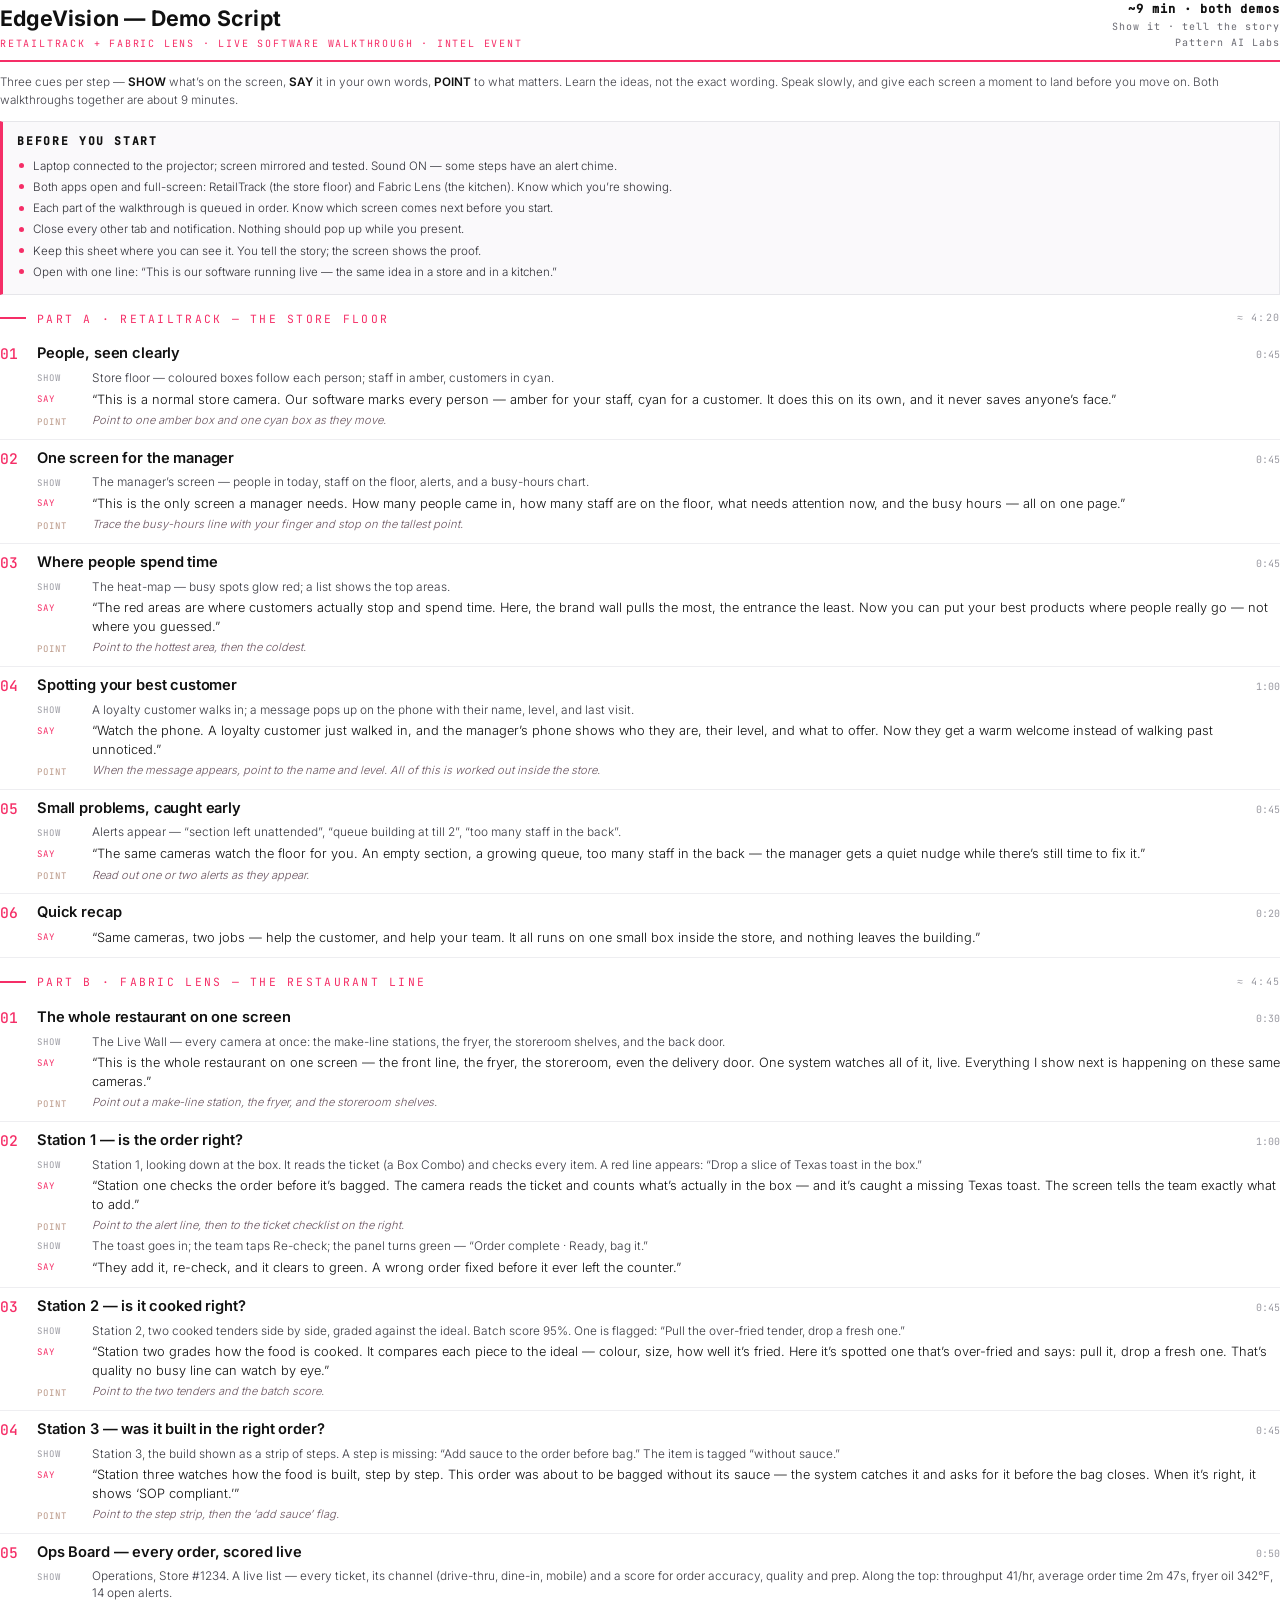
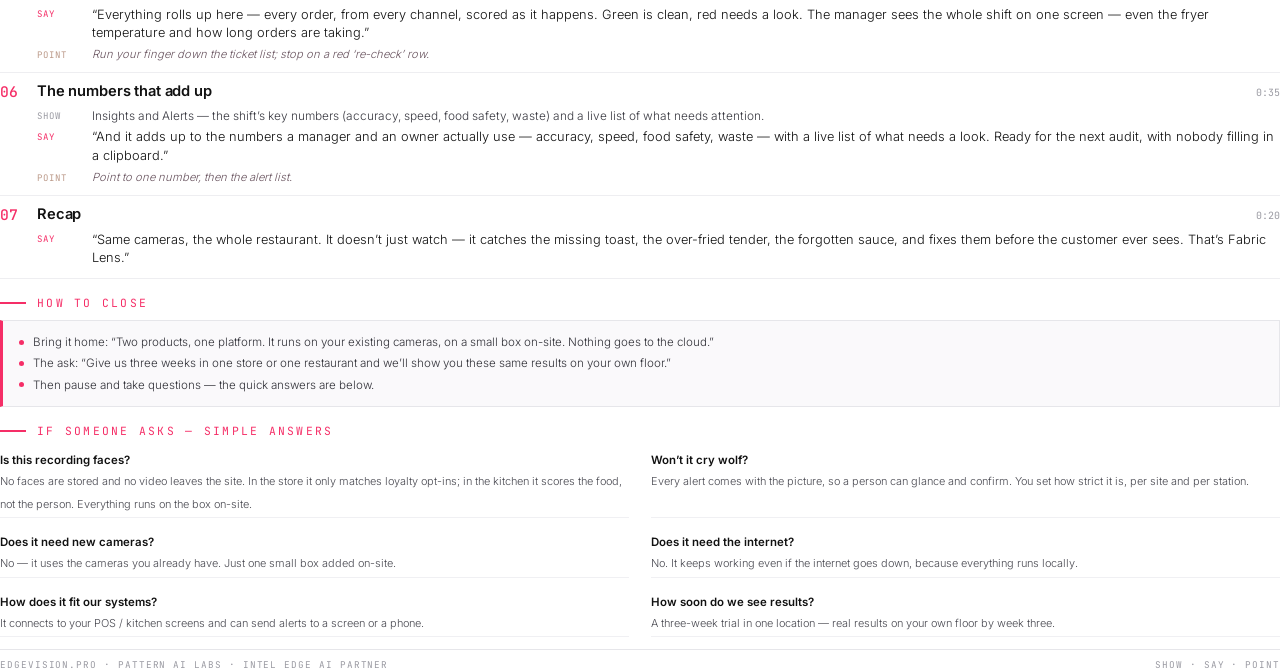
<file: deck/EdgeVision-Demo-Script.html>
<!doctype html><html><head><meta charset="utf-8"/><title>EdgeVision · Demo Script</title><link rel="stylesheet" href="fonts.css"/><style>
@page{size:210mm 297mm;margin:12mm 13mm 11mm}
*{box-sizing:border-box}
body{margin:0;font-family:'Inter',system-ui,sans-serif;color:#17171c;font-weight:300;line-height:1.4;
  -webkit-print-color-adjust:exact;print-color-adjust:exact}
header{display:flex;justify-content:space-between;align-items:flex-end;border-bottom:2px solid #F52E67;
  padding-bottom:9px;margin-bottom:12px}
.h-l b{font-weight:700;font-size:16pt;color:#111;letter-spacing:.01em}
.h-l span{display:block;font-family:'JetBrains Mono',monospace;font-size:7.5pt;letter-spacing:.18em;
  text-transform:uppercase;color:#F52E67;margin-top:3px}
.h-r{text-align:right;font-family:'JetBrains Mono',monospace;font-size:7.5pt;letter-spacing:.1em;color:#6a6a72;line-height:1.6}
.h-r b{color:#111;font-size:9pt}
.intro{font-size:8.8pt;color:#44444c;margin:0 0 12px;line-height:1.5}
.intro b{color:#111;font-weight:600}
.sec{font-family:'JetBrains Mono',monospace;font-size:8.5pt;letter-spacing:.2em;text-transform:uppercase;
  color:#F52E67;margin:16px 0 9px;display:flex;align-items:center;gap:11px}
.sec::before{content:"";width:26px;height:2px;background:#F52E67}
.sec .t{color:#9a9aa2;letter-spacing:.12em;margin-left:auto;font-size:7.5pt}
.box{border:1px solid #e6e6ea;border-left:3px solid #F52E67;background:#faf9fb;padding:11px 14px;margin:0 0 12px}
.box h5{margin:0 0 6px;font-size:8.5pt;font-family:'JetBrains Mono',monospace;letter-spacing:.16em;
  text-transform:uppercase;color:#111}
.box ul{margin:0;padding:0;list-style:none}
.box li{position:relative;padding:2.5px 0 2.5px 16px;font-size:8.7pt;color:#33333a}
.box li::before{content:"";position:absolute;left:2px;top:8px;width:5px;height:5px;border-radius:50%;background:#F52E67}
.step{display:grid;grid-template-columns:26px 1fr;gap:11px;padding:8px 0;border-bottom:1px solid #eeeef1}
.sn{font-family:'JetBrains Mono',monospace;font-size:11pt;color:#F52E67;font-weight:500;padding-top:1px}
.sh{display:flex;align-items:baseline;gap:10px;margin-bottom:4px}
.sh h4{margin:0;font-size:11pt;font-weight:600;color:#111;letter-spacing:-.01em}
.tm{font-family:'JetBrains Mono',monospace;font-size:7.5pt;color:#9a9aa2;margin-left:auto}
.row{display:grid;grid-template-columns:46px 1fr;gap:9px;padding:2px 0}
.lab{font-family:'JetBrains Mono',monospace;font-size:6.8pt;letter-spacing:.12em;color:#9a9aa2;padding-top:2.5px}
.txt{font-size:8.9pt;color:#3a3a42}
.row.say .lab{color:#F52E67}
.row.say .txt{color:#111;font-size:9.6pt;line-height:1.45}
.row.point .lab{color:#b98}.row.point .txt{color:#6a5560;font-style:italic;font-size:8.4pt}
.two{display:grid;grid-template-columns:1fr 1fr;gap:12px 22px;margin-top:4px}
.qa div{padding:4px 0;border-bottom:1px solid #f0f0f3}
.qa b{display:block;font-size:8.6pt;color:#111;font-weight:600}
.qa span{font-size:8.2pt;color:#4a4a52}
footer{margin-top:12px;padding-top:8px;border-top:1px solid #e6e6ea;display:flex;justify-content:space-between;
  font-family:'JetBrains Mono',monospace;font-size:7pt;letter-spacing:.1em;color:#9a9aa2}
</style></head><body><header><div class="h-l"><b>EdgeVision — Demo Script</b><span>RetailTrack + Fabric Lens · Live Software Walkthrough · Intel Event</span></div><div class="h-r"><b>~9 min · both demos</b><br/>Show it · tell the story<br/>Pattern AI Labs</div></header><p class="intro">Three cues per step — <b>SHOW</b> what’s on the screen, <b>SAY</b> it in your own words, <b>POINT</b> to what matters. Learn the ideas, not the exact wording. Speak slowly, and give each screen a moment to land before you move on. Both walkthroughs together are about 9 minutes.</p><div class="box"><h5>Before you start</h5><ul><li>Laptop connected to the projector; screen mirrored and tested. Sound ON — some steps have an alert chime.</li><li>Both apps open and full-screen: RetailTrack (the store floor) and Fabric Lens (the kitchen). Know which you’re showing.</li><li>Each part of the walkthrough is queued in order. Know which screen comes next before you start.</li><li>Close every other tab and notification. Nothing should pop up while you present.</li><li>Keep this sheet where you can see it. You tell the story; the screen shows the proof.</li><li>Open with one line: “This is our software running live — the same idea in a store and in a kitchen.”</li></ul></div><div class="sec">Part A · RetailTrack — the store floor<span class="t">≈ 4:20</span></div><div class="step"><div class="sn">01</div><div class="sc"><div class="sh"><h4>People, seen clearly</h4><span class="tm">0:45</span></div><div class="row rd"><span class="lab">SHOW</span><span class="txt">Store floor — coloured boxes follow each person; staff in amber, customers in cyan.</span></div><div class="row say"><span class="lab">SAY</span><span class="txt">“This is a normal store camera. Our software marks every person — amber for your staff, cyan for a customer. It does this on its own, and it never saves anyone’s face.”</span></div><div class="row point"><span class="lab">POINT</span><span class="txt">Point to one amber box and one cyan box as they move.</span></div></div></div><div class="step"><div class="sn">02</div><div class="sc"><div class="sh"><h4>One screen for the manager</h4><span class="tm">0:45</span></div><div class="row rd"><span class="lab">SHOW</span><span class="txt">The manager’s screen — people in today, staff on the floor, alerts, and a busy-hours chart.</span></div><div class="row say"><span class="lab">SAY</span><span class="txt">“This is the only screen a manager needs. How many people came in, how many staff are on the floor, what needs attention now, and the busy hours — all on one page.”</span></div><div class="row point"><span class="lab">POINT</span><span class="txt">Trace the busy-hours line with your finger and stop on the tallest point.</span></div></div></div><div class="step"><div class="sn">03</div><div class="sc"><div class="sh"><h4>Where people spend time</h4><span class="tm">0:45</span></div><div class="row rd"><span class="lab">SHOW</span><span class="txt">The heat-map — busy spots glow red; a list shows the top areas.</span></div><div class="row say"><span class="lab">SAY</span><span class="txt">“The red areas are where customers actually stop and spend time. Here, the brand wall pulls the most, the entrance the least. Now you can put your best products where people really go — not where you guessed.”</span></div><div class="row point"><span class="lab">POINT</span><span class="txt">Point to the hottest area, then the coldest.</span></div></div></div><div class="step"><div class="sn">04</div><div class="sc"><div class="sh"><h4>Spotting your best customer</h4><span class="tm">1:00</span></div><div class="row rd"><span class="lab">SHOW</span><span class="txt">A loyalty customer walks in; a message pops up on the phone with their name, level, and last visit.</span></div><div class="row say"><span class="lab">SAY</span><span class="txt">“Watch the phone. A loyalty customer just walked in, and the manager’s phone shows who they are, their level, and what to offer. Now they get a warm welcome instead of walking past unnoticed.”</span></div><div class="row point"><span class="lab">POINT</span><span class="txt">When the message appears, point to the name and level. All of this is worked out inside the store.</span></div></div></div><div class="step"><div class="sn">05</div><div class="sc"><div class="sh"><h4>Small problems, caught early</h4><span class="tm">0:45</span></div><div class="row rd"><span class="lab">SHOW</span><span class="txt">Alerts appear — “section left unattended”, “queue building at till 2”, “too many staff in the back”.</span></div><div class="row say"><span class="lab">SAY</span><span class="txt">“The same cameras watch the floor for you. An empty section, a growing queue, too many staff in the back — the manager gets a quiet nudge while there’s still time to fix it.”</span></div><div class="row point"><span class="lab">POINT</span><span class="txt">Read out one or two alerts as they appear.</span></div></div></div><div class="step"><div class="sn">06</div><div class="sc"><div class="sh"><h4>Quick recap</h4><span class="tm">0:20</span></div><div class="row say"><span class="lab">SAY</span><span class="txt">“Same cameras, two jobs — help the customer, and help your team. It all runs on one small box inside the store, and nothing leaves the building.”</span></div></div></div><div class="sec">Part B · Fabric Lens — the restaurant line<span class="t">≈ 4:45</span></div><div class="step"><div class="sn">01</div><div class="sc"><div class="sh"><h4>The whole restaurant on one screen</h4><span class="tm">0:30</span></div><div class="row rd"><span class="lab">SHOW</span><span class="txt">The Live Wall — every camera at once: the make-line stations, the fryer, the storeroom shelves, and the back door.</span></div><div class="row say"><span class="lab">SAY</span><span class="txt">“This is the whole restaurant on one screen — the front line, the fryer, the storeroom, even the delivery door. One system watches all of it, live. Everything I show next is happening on these same cameras.”</span></div><div class="row point"><span class="lab">POINT</span><span class="txt">Point out a make-line station, the fryer, and the storeroom shelves.</span></div></div></div><div class="step"><div class="sn">02</div><div class="sc"><div class="sh"><h4>Station 1 — is the order right?</h4><span class="tm">1:00</span></div><div class="row rd"><span class="lab">SHOW</span><span class="txt">Station 1, looking down at the box. It reads the ticket (a Box Combo) and checks every item. A red line appears: “Drop a slice of Texas toast in the box.”</span></div><div class="row say"><span class="lab">SAY</span><span class="txt">“Station one checks the order before it’s bagged. The camera reads the ticket and counts what’s actually in the box — and it’s caught a missing Texas toast. The screen tells the team exactly what to add.”</span></div><div class="row point"><span class="lab">POINT</span><span class="txt">Point to the alert line, then to the ticket checklist on the right.</span></div><div class="row rd"><span class="lab">SHOW</span><span class="txt">The toast goes in; the team taps Re-check; the panel turns green — “Order complete · Ready, bag it.”</span></div><div class="row say"><span class="lab">SAY</span><span class="txt">“They add it, re-check, and it clears to green. A wrong order fixed before it ever left the counter.”</span></div></div></div><div class="step"><div class="sn">03</div><div class="sc"><div class="sh"><h4>Station 2 — is it cooked right?</h4><span class="tm">0:45</span></div><div class="row rd"><span class="lab">SHOW</span><span class="txt">Station 2, two cooked tenders side by side, graded against the ideal. Batch score 95%. One is flagged: “Pull the over-fried tender, drop a fresh one.”</span></div><div class="row say"><span class="lab">SAY</span><span class="txt">“Station two grades how the food is cooked. It compares each piece to the ideal — colour, size, how well it’s fried. Here it’s spotted one that’s over-fried and says: pull it, drop a fresh one. That’s quality no busy line can watch by eye.”</span></div><div class="row point"><span class="lab">POINT</span><span class="txt">Point to the two tenders and the batch score.</span></div></div></div><div class="step"><div class="sn">04</div><div class="sc"><div class="sh"><h4>Station 3 — was it built in the right order?</h4><span class="tm">0:45</span></div><div class="row rd"><span class="lab">SHOW</span><span class="txt">Station 3, the build shown as a strip of steps. A step is missing: “Add sauce to the order before bag.” The item is tagged “without sauce.”</span></div><div class="row say"><span class="lab">SAY</span><span class="txt">“Station three watches how the food is built, step by step. This order was about to be bagged without its sauce — the system catches it and asks for it before the bag closes. When it’s right, it shows ‘SOP compliant.’”</span></div><div class="row point"><span class="lab">POINT</span><span class="txt">Point to the step strip, then the ‘add sauce’ flag.</span></div></div></div><div class="step"><div class="sn">05</div><div class="sc"><div class="sh"><h4>Ops Board — every order, scored live</h4><span class="tm">0:50</span></div><div class="row rd"><span class="lab">SHOW</span><span class="txt">Operations, Store #1234. A live list — every ticket, its channel (drive-thru, dine-in, mobile) and a score for order accuracy, quality and prep. Along the top: throughput 41/hr, average order time 2m 47s, fryer oil 342°F, 14 open alerts.</span></div><div class="row say"><span class="lab">SAY</span><span class="txt">“Everything rolls up here — every order, from every channel, scored as it happens. Green is clean, red needs a look. The manager sees the whole shift on one screen — even the fryer temperature and how long orders are taking.”</span></div><div class="row point"><span class="lab">POINT</span><span class="txt">Run your finger down the ticket list; stop on a red ‘re-check’ row.</span></div></div></div><div class="step"><div class="sn">06</div><div class="sc"><div class="sh"><h4>The numbers that add up</h4><span class="tm">0:35</span></div><div class="row rd"><span class="lab">SHOW</span><span class="txt">Insights and Alerts — the shift’s key numbers (accuracy, speed, food safety, waste) and a live list of what needs attention.</span></div><div class="row say"><span class="lab">SAY</span><span class="txt">“And it adds up to the numbers a manager and an owner actually use — accuracy, speed, food safety, waste — with a live list of what needs a look. Ready for the next audit, with nobody filling in a clipboard.”</span></div><div class="row point"><span class="lab">POINT</span><span class="txt">Point to one number, then the alert list.</span></div></div></div><div class="step"><div class="sn">07</div><div class="sc"><div class="sh"><h4>Recap</h4><span class="tm">0:20</span></div><div class="row say"><span class="lab">SAY</span><span class="txt">“Same cameras, the whole restaurant. It doesn’t just watch — it catches the missing toast, the over-fried tender, the forgotten sauce, and fixes them before the customer ever sees. That’s Fabric Lens.”</span></div></div></div><div class="sec">How to close</div><div class="box"><ul><li>Bring it home: “Two products, one platform. It runs on your existing cameras, on a small box on-site. Nothing goes to the cloud.”</li><li>The ask: “Give us three weeks in one store or one restaurant and we’ll show you these same results on your own floor.”</li><li>Then pause and take questions — the quick answers are below.</li></ul></div><div class="sec">If someone asks — simple answers</div><div class="two qa"><div><b>Is this recording faces?</b><span>No faces are stored and no video leaves the site. In the store it only matches loyalty opt-ins; in the kitchen it scores the food, not the person. Everything runs on the box on-site.</span></div><div><b>Won’t it cry wolf?</b><span>Every alert comes with the picture, so a person can glance and confirm. You set how strict it is, per site and per station.</span></div><div><b>Does it need new cameras?</b><span>No — it uses the cameras you already have. Just one small box added on-site.</span></div><div><b>Does it need the internet?</b><span>No. It keeps working even if the internet goes down, because everything runs locally.</span></div><div><b>How does it fit our systems?</b><span>It connects to your POS / kitchen screens and can send alerts to a screen or a phone.</span></div><div><b>How soon do we see results?</b><span>A three-week trial in one location — real results on your own floor by week three.</span></div></div><footer><span>EDGEVISION.PRO · PATTERN AI LABS · INTEL EDGE AI PARTNER</span><span>SHOW · SAY · POINT</span></footer></body></html>
</file>
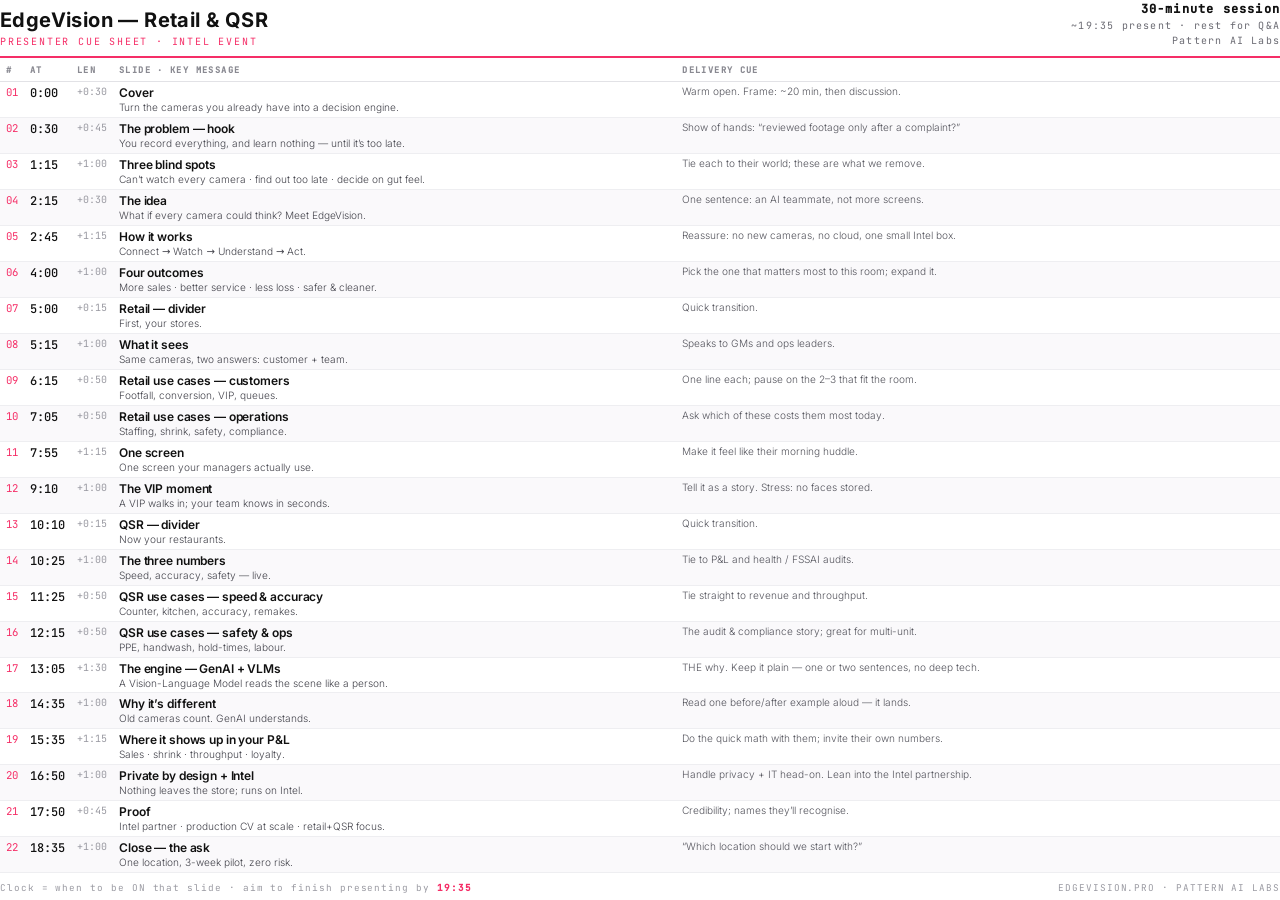
<file: deck/EdgeVision-Event-CueSheet.html>
<!doctype html><html><head><meta charset="utf-8"/><title>EdgeVision · Presenter Cue Sheet</title><link rel="stylesheet" href="fonts.css"/><style>
@page{size:210mm 297mm;margin:9mm 12mm 8mm}
*{box-sizing:border-box}
body{margin:0;font-family:'Inter',system-ui,sans-serif;color:#15151a;font-weight:300;
  -webkit-print-color-adjust:exact;print-color-adjust:exact}
.mono{font-family:'JetBrains Mono',monospace}
header{display:flex;justify-content:space-between;align-items:flex-end;border-bottom:2px solid #F52E67;padding-bottom:8px;margin-bottom:6px}
.h-l b{font-weight:700;letter-spacing:.02em;font-size:15pt;color:#111}
.h-l span{display:block;font-family:'JetBrains Mono',monospace;font-size:7.5pt;letter-spacing:.18em;
  text-transform:uppercase;color:#F52E67;margin-top:3px}
.h-r{text-align:right;font-family:'JetBrains Mono',monospace;font-size:7.5pt;letter-spacing:.12em;color:#6a6a72;line-height:1.5}
.h-r b{color:#111;font-size:9pt}
table{width:100%;border-collapse:collapse;margin-top:4px}
th{font-family:'JetBrains Mono',monospace;font-size:6.5pt;letter-spacing:.16em;text-transform:uppercase;
  color:#8a8a92;text-align:left;padding:0 6px 5px;border-bottom:1px solid #e2e2e6}
td{padding:3px 6px;border-bottom:1px solid #eeeef1;vertical-align:top}
td.n{font-family:'JetBrains Mono',monospace;font-size:8pt;color:#F52E67;width:22px}
td.clk{font-family:'JetBrains Mono',monospace;font-size:9pt;color:#111;width:42px;font-weight:500}
td.dur{font-family:'JetBrains Mono',monospace;font-size:7.5pt;color:#9a9aa2;width:40px}
td.msg{width:44%}
td.msg b{font-size:9pt;font-weight:600;color:#111;display:block;letter-spacing:-.01em}
td.msg span{font-size:7.6pt;color:#44444c;display:block;margin-top:1px;line-height:1.28}
td.cue{font-size:7.6pt;color:#55555d;line-height:1.28}
tr:nth-child(even) td{background:#faf9fb}
footer{display:flex;justify-content:space-between;margin-top:8px;font-family:'JetBrains Mono',monospace;
  font-size:7pt;letter-spacing:.1em;color:#9a9aa2}
.tot{color:#F52E67;font-weight:600}
</style></head><body><header><div class="h-l"><b>EdgeVision — Retail &amp; QSR</b><span>Presenter Cue Sheet · Intel Event</span></div><div class="h-r"><b>30-minute session</b><br/>~19:35 present · rest for Q&amp;A<br/>Pattern AI Labs</div></header><table><thead><tr><th>#</th><th>At</th><th>Len</th><th>Slide · key message</th><th>Delivery cue</th></tr></thead><tbody><tr><td class="n">01</td><td class="clk">0:00</td><td class="dur">+0:30</td><td class="msg"><b>Cover</b><span>Turn the cameras you already have into a decision engine.</span></td><td class="cue">Warm open. Frame: ~20 min, then discussion.</td></tr><tr><td class="n">02</td><td class="clk">0:30</td><td class="dur">+0:45</td><td class="msg"><b>The problem — hook</b><span>You record everything, and learn nothing — until it’s too late.</span></td><td class="cue">Show of hands: “reviewed footage only after a complaint?”</td></tr><tr><td class="n">03</td><td class="clk">1:15</td><td class="dur">+1:00</td><td class="msg"><b>Three blind spots</b><span>Can’t watch every camera · find out too late · decide on gut feel.</span></td><td class="cue">Tie each to their world; these are what we remove.</td></tr><tr><td class="n">04</td><td class="clk">2:15</td><td class="dur">+0:30</td><td class="msg"><b>The idea</b><span>What if every camera could think? Meet EdgeVision.</span></td><td class="cue">One sentence: an AI teammate, not more screens.</td></tr><tr><td class="n">05</td><td class="clk">2:45</td><td class="dur">+1:15</td><td class="msg"><b>How it works</b><span>Connect → Watch → Understand → Act.</span></td><td class="cue">Reassure: no new cameras, no cloud, one small Intel box.</td></tr><tr><td class="n">06</td><td class="clk">4:00</td><td class="dur">+1:00</td><td class="msg"><b>Four outcomes</b><span>More sales · better service · less loss · safer &amp; cleaner.</span></td><td class="cue">Pick the one that matters most to this room; expand it.</td></tr><tr><td class="n">07</td><td class="clk">5:00</td><td class="dur">+0:15</td><td class="msg"><b>Retail — divider</b><span>First, your stores.</span></td><td class="cue">Quick transition.</td></tr><tr><td class="n">08</td><td class="clk">5:15</td><td class="dur">+1:00</td><td class="msg"><b>What it sees</b><span>Same cameras, two answers: customer + team.</span></td><td class="cue">Speaks to GMs and ops leaders.</td></tr><tr><td class="n">09</td><td class="clk">6:15</td><td class="dur">+0:50</td><td class="msg"><b>Retail use cases — customers</b><span>Footfall, conversion, VIP, queues.</span></td><td class="cue">One line each; pause on the 2–3 that fit the room.</td></tr><tr><td class="n">10</td><td class="clk">7:05</td><td class="dur">+0:50</td><td class="msg"><b>Retail use cases — operations</b><span>Staffing, shrink, safety, compliance.</span></td><td class="cue">Ask which of these costs them most today.</td></tr><tr><td class="n">11</td><td class="clk">7:55</td><td class="dur">+1:15</td><td class="msg"><b>One screen</b><span>One screen your managers actually use.</span></td><td class="cue">Make it feel like their morning huddle.</td></tr><tr><td class="n">12</td><td class="clk">9:10</td><td class="dur">+1:00</td><td class="msg"><b>The VIP moment</b><span>A VIP walks in; your team knows in seconds.</span></td><td class="cue">Tell it as a story. Stress: no faces stored.</td></tr><tr><td class="n">13</td><td class="clk">10:10</td><td class="dur">+0:15</td><td class="msg"><b>QSR — divider</b><span>Now your restaurants.</span></td><td class="cue">Quick transition.</td></tr><tr><td class="n">14</td><td class="clk">10:25</td><td class="dur">+1:00</td><td class="msg"><b>The three numbers</b><span>Speed, accuracy, safety — live.</span></td><td class="cue">Tie to P&amp;L and health / FSSAI audits.</td></tr><tr><td class="n">15</td><td class="clk">11:25</td><td class="dur">+0:50</td><td class="msg"><b>QSR use cases — speed &amp; accuracy</b><span>Counter, kitchen, accuracy, remakes.</span></td><td class="cue">Tie straight to revenue and throughput.</td></tr><tr><td class="n">16</td><td class="clk">12:15</td><td class="dur">+0:50</td><td class="msg"><b>QSR use cases — safety &amp; ops</b><span>PPE, handwash, hold-times, labour.</span></td><td class="cue">The audit &amp; compliance story; great for multi-unit.</td></tr><tr><td class="n">17</td><td class="clk">13:05</td><td class="dur">+1:30</td><td class="msg"><b>The engine — GenAI + VLMs</b><span>A Vision-Language Model reads the scene like a person.</span></td><td class="cue">THE why. Keep it plain — one or two sentences, no deep tech.</td></tr><tr><td class="n">18</td><td class="clk">14:35</td><td class="dur">+1:00</td><td class="msg"><b>Why it’s different</b><span>Old cameras count. GenAI understands.</span></td><td class="cue">Read one before/after example aloud — it lands.</td></tr><tr><td class="n">19</td><td class="clk">15:35</td><td class="dur">+1:15</td><td class="msg"><b>Where it shows up in your P&amp;L</b><span>Sales · shrink · throughput · loyalty.</span></td><td class="cue">Do the quick math with them; invite their own numbers.</td></tr><tr><td class="n">20</td><td class="clk">16:50</td><td class="dur">+1:00</td><td class="msg"><b>Private by design + Intel</b><span>Nothing leaves the store; runs on Intel.</span></td><td class="cue">Handle privacy + IT head-on. Lean into the Intel partnership.</td></tr><tr><td class="n">21</td><td class="clk">17:50</td><td class="dur">+0:45</td><td class="msg"><b>Proof</b><span>Intel partner · production CV at scale · retail+QSR focus.</span></td><td class="cue">Credibility; names they’ll recognise.</td></tr><tr><td class="n">22</td><td class="clk">18:35</td><td class="dur">+1:00</td><td class="msg"><b>Close — the ask</b><span>One location, 3-week pilot, zero risk.</span></td><td class="cue">“Which location should we start with?”</td></tr></tbody></table><footer><span>Clock = when to be ON that slide · aim to finish presenting by <span class="tot">19:35</span></span><span>EDGEVISION.PRO · PATTERN AI LABS</span></footer></body></html>
</file>
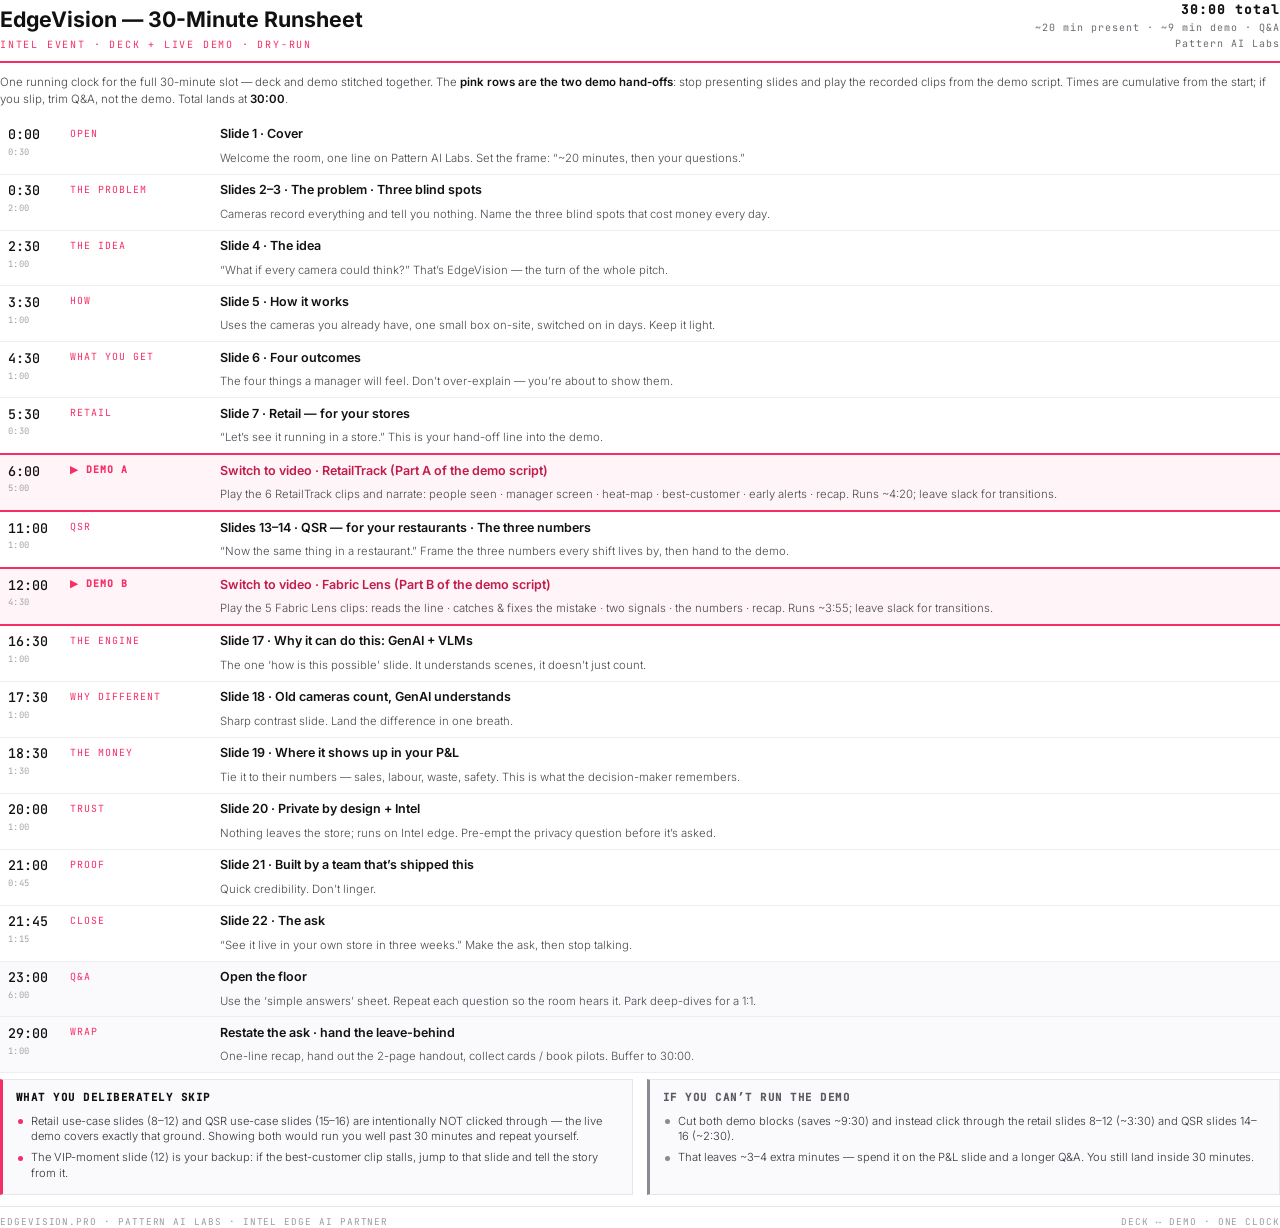
<file: deck/EdgeVision-Event-Runsheet.html>
<!doctype html><html><head><meta charset="utf-8"/><title>EdgeVision · Event Runsheet</title><link rel="stylesheet" href="fonts.css"/><style>
@page{size:210mm 297mm;margin:11mm 12mm 10mm}
*{box-sizing:border-box}
body{margin:0;font-family:'Inter',system-ui,sans-serif;color:#17171c;font-weight:300;line-height:1.4;
  -webkit-print-color-adjust:exact;print-color-adjust:exact}
header{display:flex;justify-content:space-between;align-items:flex-end;border-bottom:2px solid #F52E67;
  padding-bottom:9px;margin-bottom:11px}
.h-l b{font-weight:700;font-size:16pt;color:#111}
.h-l span{display:block;font-family:'JetBrains Mono',monospace;font-size:7.5pt;letter-spacing:.18em;
  text-transform:uppercase;color:#F52E67;margin-top:3px}
.h-r{text-align:right;font-family:'JetBrains Mono',monospace;font-size:7.5pt;letter-spacing:.1em;color:#6a6a72;line-height:1.6}
.h-r b{color:#111;font-size:9.5pt}
.intro{font-size:8.6pt;color:#44444c;margin:0 0 10px;line-height:1.5}
.intro b{color:#111;font-weight:600}
table{width:100%;border-collapse:collapse;margin-bottom:6px}
td{vertical-align:top;padding:6.5px 8px;border-bottom:1px solid #eeeef1}
.c-clk{width:62px;font-family:'JetBrains Mono',monospace;font-size:10pt;color:#111;font-weight:500;white-space:nowrap}
.c-clk .dur{display:block;font-size:6.6pt;color:#a2a2aa;font-weight:400;margin-top:2px;letter-spacing:.05em}
.c-blk{width:150px;font-family:'JetBrains Mono',monospace;font-size:7.4pt;letter-spacing:.1em;
  text-transform:uppercase;color:#F52E67;padding-top:8px}
.c-what b{display:block;font-size:9.4pt;color:#111;font-weight:600;margin-bottom:2px}
.c-what span{font-size:8.5pt;color:#4a4a52;line-height:1.4}
tr.r-demo td{background:#fff4f7;border-top:2px solid #F52E67;border-bottom:2px solid #F52E67}
tr.r-demo .c-blk{color:#F52E67;font-weight:700}
tr.r-demo .c-what b{color:#c21c4b}
tr.r-qa td{background:#faf9fb}
.sec{font-family:'JetBrains Mono',monospace;font-size:8pt;letter-spacing:.2em;text-transform:uppercase;
  color:#F52E67;margin:13px 0 8px;display:flex;align-items:center;gap:11px}
.sec::before{content:"";width:24px;height:2px;background:#F52E67}
.two{display:grid;grid-template-columns:1fr 1fr;gap:14px}
.box{border:1px solid #e6e6ea;border-left:3px solid #F52E67;background:#faf9fb;padding:10px 13px}
.box h5{margin:0 0 6px;font-size:8pt;font-family:'JetBrains Mono',monospace;letter-spacing:.14em;
  text-transform:uppercase;color:#111}
.box ul{margin:0;padding:0;list-style:none}
.box li{position:relative;padding:2.5px 0 2.5px 15px;font-size:8.4pt;color:#33333a;line-height:1.4}
.box li::before{content:"";position:absolute;left:2px;top:8px;width:5px;height:5px;border-radius:50%;background:#F52E67}
.box.alt{border-left-color:#8a8a92}.box.alt li::before{background:#8a8a92}.box.alt h5{color:#5a5a62}
footer{margin-top:11px;padding-top:8px;border-top:1px solid #e6e6ea;display:flex;justify-content:space-between;
  font-family:'JetBrains Mono',monospace;font-size:7pt;letter-spacing:.1em;color:#9a9aa2}
</style></head><body><header><div class="h-l"><b>EdgeVision — 30-Minute Runsheet</b><span>Intel Event · Deck + Live Demo · Dry-Run</span></div><div class="h-r"><b>30:00 total</b><br/>~20 min present · ~9 min demo · Q&amp;A<br/>Pattern AI Labs</div></header><p class="intro">One running clock for the full 30-minute slot — deck and demo stitched together. The <b>pink rows are the two demo hand-offs</b>: stop presenting slides and play the recorded clips from the demo script. Times are cumulative from the start; if you slip, trim Q&amp;A, not the demo. Total lands at <b>30:00</b>.</p><table><tr class=""><td class="c-clk">0:00<span class="dur">0:30</span></td><td class="c-blk">Open</td><td class="c-what"><b>Slide 1 · Cover</b><span>Welcome the room, one line on Pattern AI Labs. Set the frame: “~20 minutes, then your questions.”</span></td></tr><tr class=""><td class="c-clk">0:30<span class="dur">2:00</span></td><td class="c-blk">The problem</td><td class="c-what"><b>Slides 2–3 · The problem · Three blind spots</b><span>Cameras record everything and tell you nothing. Name the three blind spots that cost money every day.</span></td></tr><tr class=""><td class="c-clk">2:30<span class="dur">1:00</span></td><td class="c-blk">The idea</td><td class="c-what"><b>Slide 4 · The idea</b><span>“What if every camera could think?” That’s EdgeVision — the turn of the whole pitch.</span></td></tr><tr class=""><td class="c-clk">3:30<span class="dur">1:00</span></td><td class="c-blk">How</td><td class="c-what"><b>Slide 5 · How it works</b><span>Uses the cameras you already have, one small box on-site, switched on in days. Keep it light.</span></td></tr><tr class=""><td class="c-clk">4:30<span class="dur">1:00</span></td><td class="c-blk">What you get</td><td class="c-what"><b>Slide 6 · Four outcomes</b><span>The four things a manager will feel. Don’t over-explain — you’re about to show them.</span></td></tr><tr class=""><td class="c-clk">5:30<span class="dur">0:30</span></td><td class="c-blk">Retail</td><td class="c-what"><b>Slide 7 · Retail — for your stores</b><span>“Let’s see it running in a store.” This is your hand-off line into the demo.</span></td></tr><tr class="r-demo"><td class="c-clk">6:00<span class="dur">5:00</span></td><td class="c-blk">▶ DEMO A</td><td class="c-what"><b>Switch to video · RetailTrack (Part A of the demo script)</b><span>Play the 6 RetailTrack clips and narrate: people seen · manager screen · heat-map · best-customer · early alerts · recap. Runs ~4:20; leave slack for transitions.</span></td></tr><tr class=""><td class="c-clk">11:00<span class="dur">1:00</span></td><td class="c-blk">QSR</td><td class="c-what"><b>Slides 13–14 · QSR — for your restaurants · The three numbers</b><span>“Now the same thing in a restaurant.” Frame the three numbers every shift lives by, then hand to the demo.</span></td></tr><tr class="r-demo"><td class="c-clk">12:00<span class="dur">4:30</span></td><td class="c-blk">▶ DEMO B</td><td class="c-what"><b>Switch to video · Fabric Lens (Part B of the demo script)</b><span>Play the 5 Fabric Lens clips: reads the line · catches &amp; fixes the mistake · two signals · the numbers · recap. Runs ~3:55; leave slack for transitions.</span></td></tr><tr class=""><td class="c-clk">16:30<span class="dur">1:00</span></td><td class="c-blk">The engine</td><td class="c-what"><b>Slide 17 · Why it can do this: GenAI + VLMs</b><span>The one ‘how is this possible’ slide. It understands scenes, it doesn’t just count.</span></td></tr><tr class=""><td class="c-clk">17:30<span class="dur">1:00</span></td><td class="c-blk">Why different</td><td class="c-what"><b>Slide 18 · Old cameras count, GenAI understands</b><span>Sharp contrast slide. Land the difference in one breath.</span></td></tr><tr class=""><td class="c-clk">18:30<span class="dur">1:30</span></td><td class="c-blk">The money</td><td class="c-what"><b>Slide 19 · Where it shows up in your P&amp;L</b><span>Tie it to their numbers — sales, labour, waste, safety. This is what the decision-maker remembers.</span></td></tr><tr class=""><td class="c-clk">20:00<span class="dur">1:00</span></td><td class="c-blk">Trust</td><td class="c-what"><b>Slide 20 · Private by design + Intel</b><span>Nothing leaves the store; runs on Intel edge. Pre-empt the privacy question before it’s asked.</span></td></tr><tr class=""><td class="c-clk">21:00<span class="dur">0:45</span></td><td class="c-blk">Proof</td><td class="c-what"><b>Slide 21 · Built by a team that’s shipped this</b><span>Quick credibility. Don’t linger.</span></td></tr><tr class=""><td class="c-clk">21:45<span class="dur">1:15</span></td><td class="c-blk">Close</td><td class="c-what"><b>Slide 22 · The ask</b><span>“See it live in your own store in three weeks.” Make the ask, then stop talking.</span></td></tr><tr class="r-qa"><td class="c-clk">23:00<span class="dur">6:00</span></td><td class="c-blk">Q&amp;A</td><td class="c-what"><b>Open the floor</b><span>Use the ‘simple answers’ sheet. Repeat each question so the room hears it. Park deep-dives for a 1:1.</span></td></tr><tr class="r-qa"><td class="c-clk">29:00<span class="dur">1:00</span></td><td class="c-blk">Wrap</td><td class="c-what"><b>Restate the ask · hand the leave-behind</b><span>One-line recap, hand out the 2-page handout, collect cards / book pilots. Buffer to 30:00.</span></td></tr></table><div class="two"><div class="box"><h5>What you deliberately skip</h5><ul><li>Retail use-case slides (8–12) and QSR use-case slides (15–16) are intentionally NOT clicked through — the live demo covers exactly that ground. Showing both would run you well past 30 minutes and repeat yourself.</li><li>The VIP-moment slide (12) is your backup: if the best-customer clip stalls, jump to that slide and tell the story from it.</li></ul></div><div class="box alt"><h5>If you can’t run the demo</h5><ul><li>Cut both demo blocks (saves ~9:30) and instead click through the retail slides 8–12 (~3:30) and QSR slides 14–16 (~2:30).</li><li>That leaves ~3–4 extra minutes — spend it on the P&amp;L slide and a longer Q&amp;A. You still land inside 30 minutes.</li></ul></div></div><footer><span>EDGEVISION.PRO · PATTERN AI LABS · INTEL EDGE AI PARTNER</span><span>DECK ↔ DEMO · ONE CLOCK</span></footer></body></html>
</file>
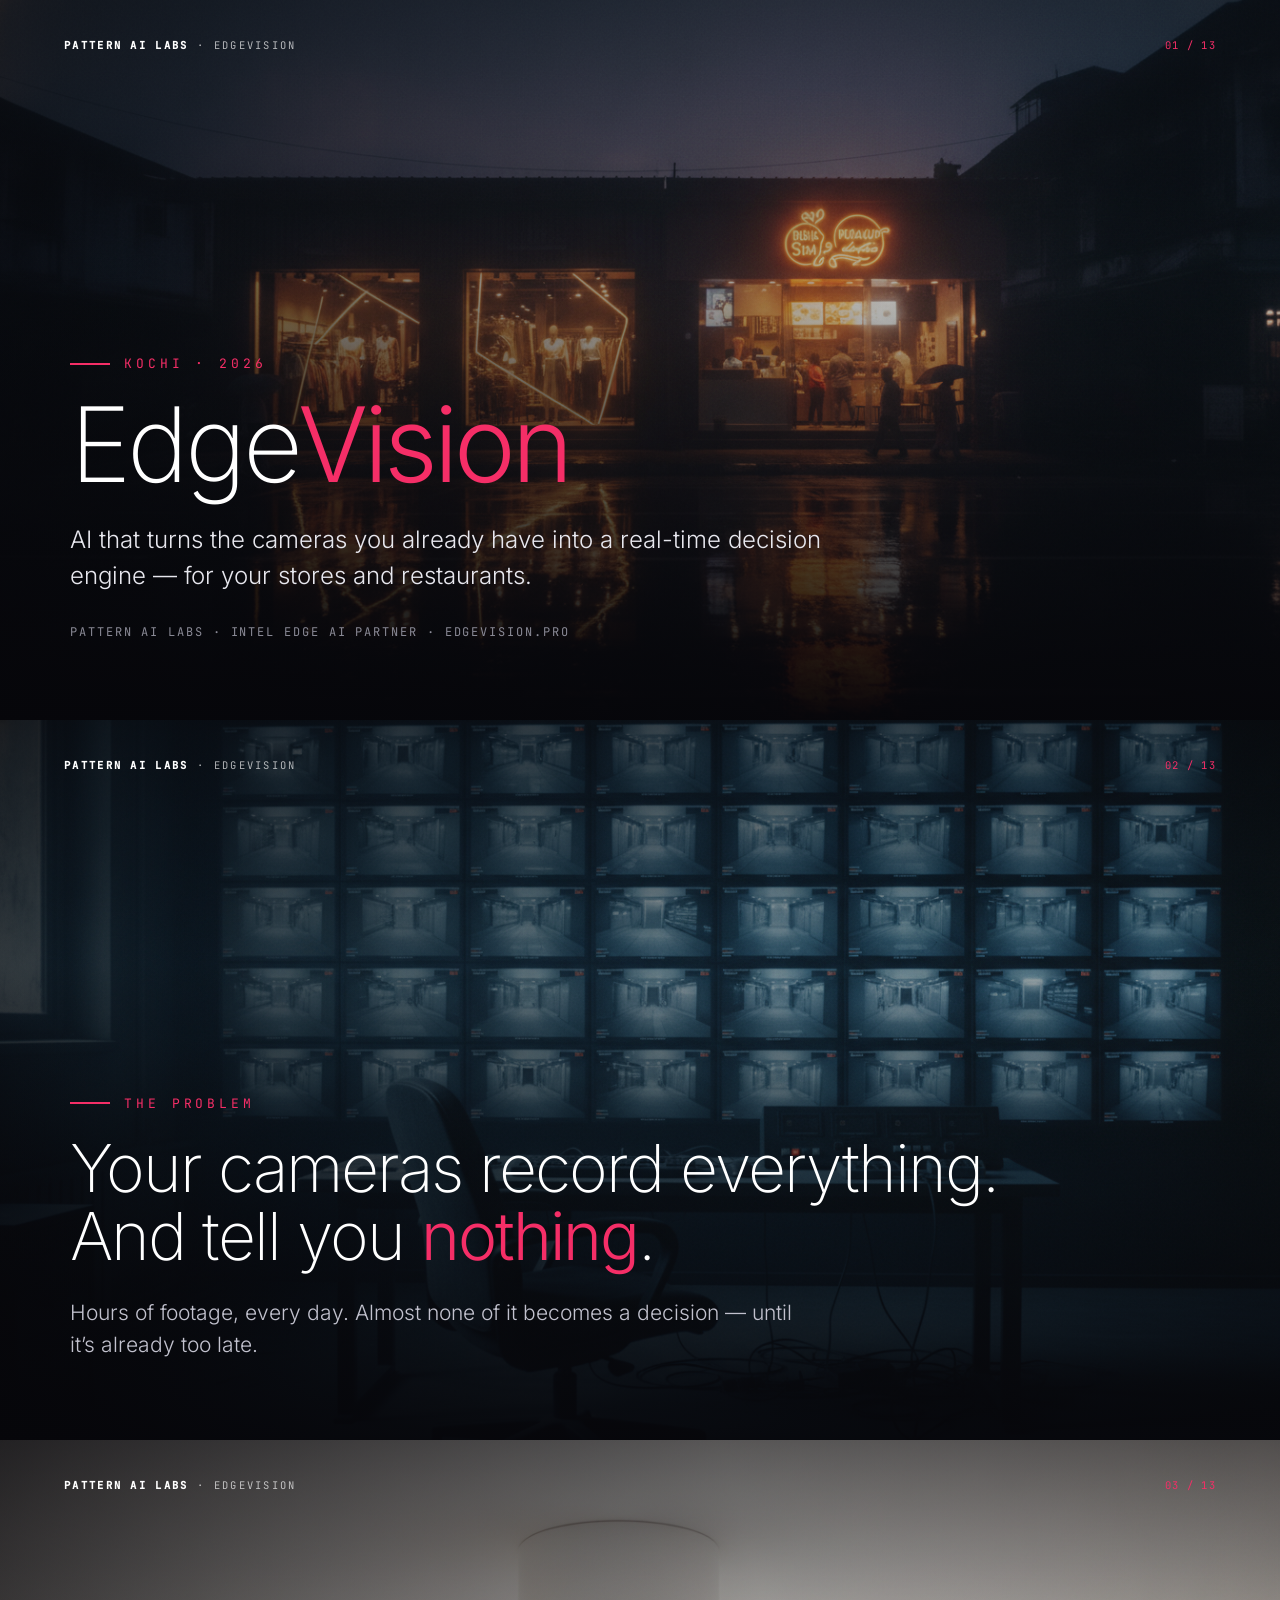
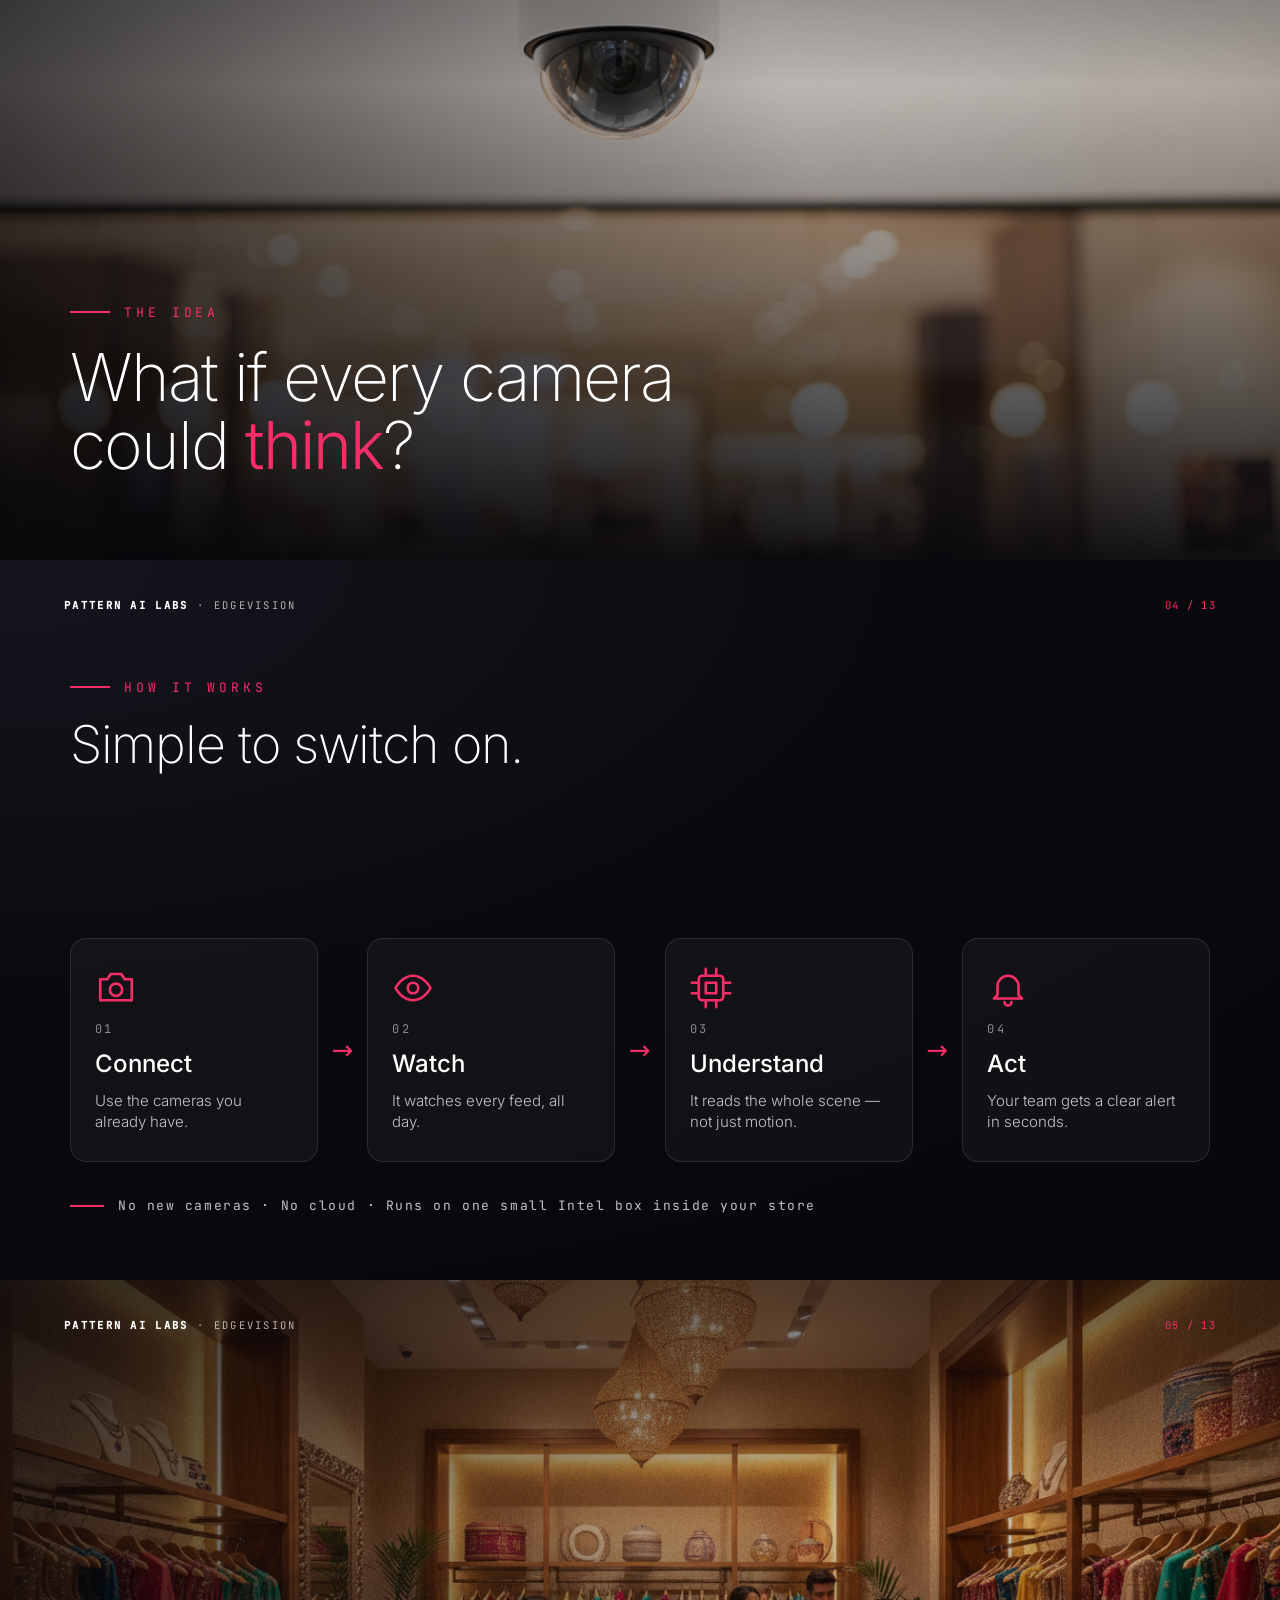
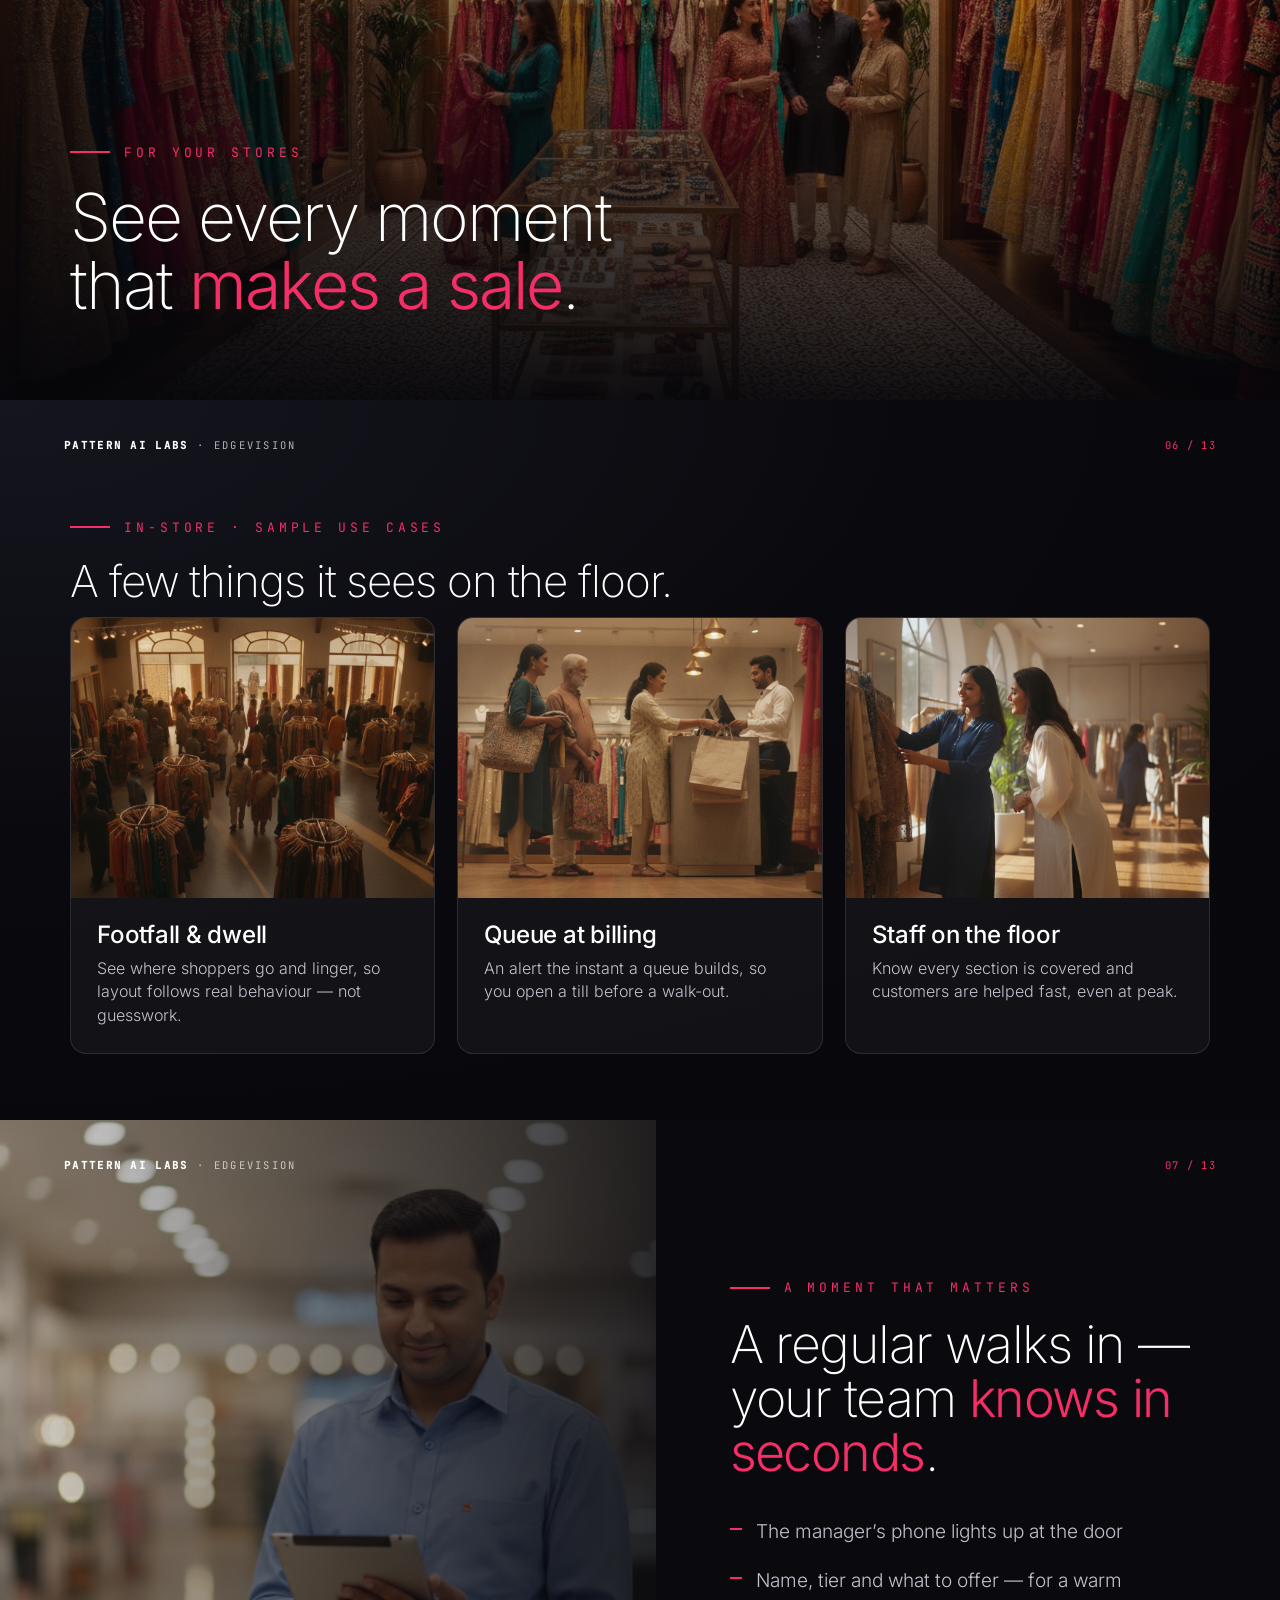
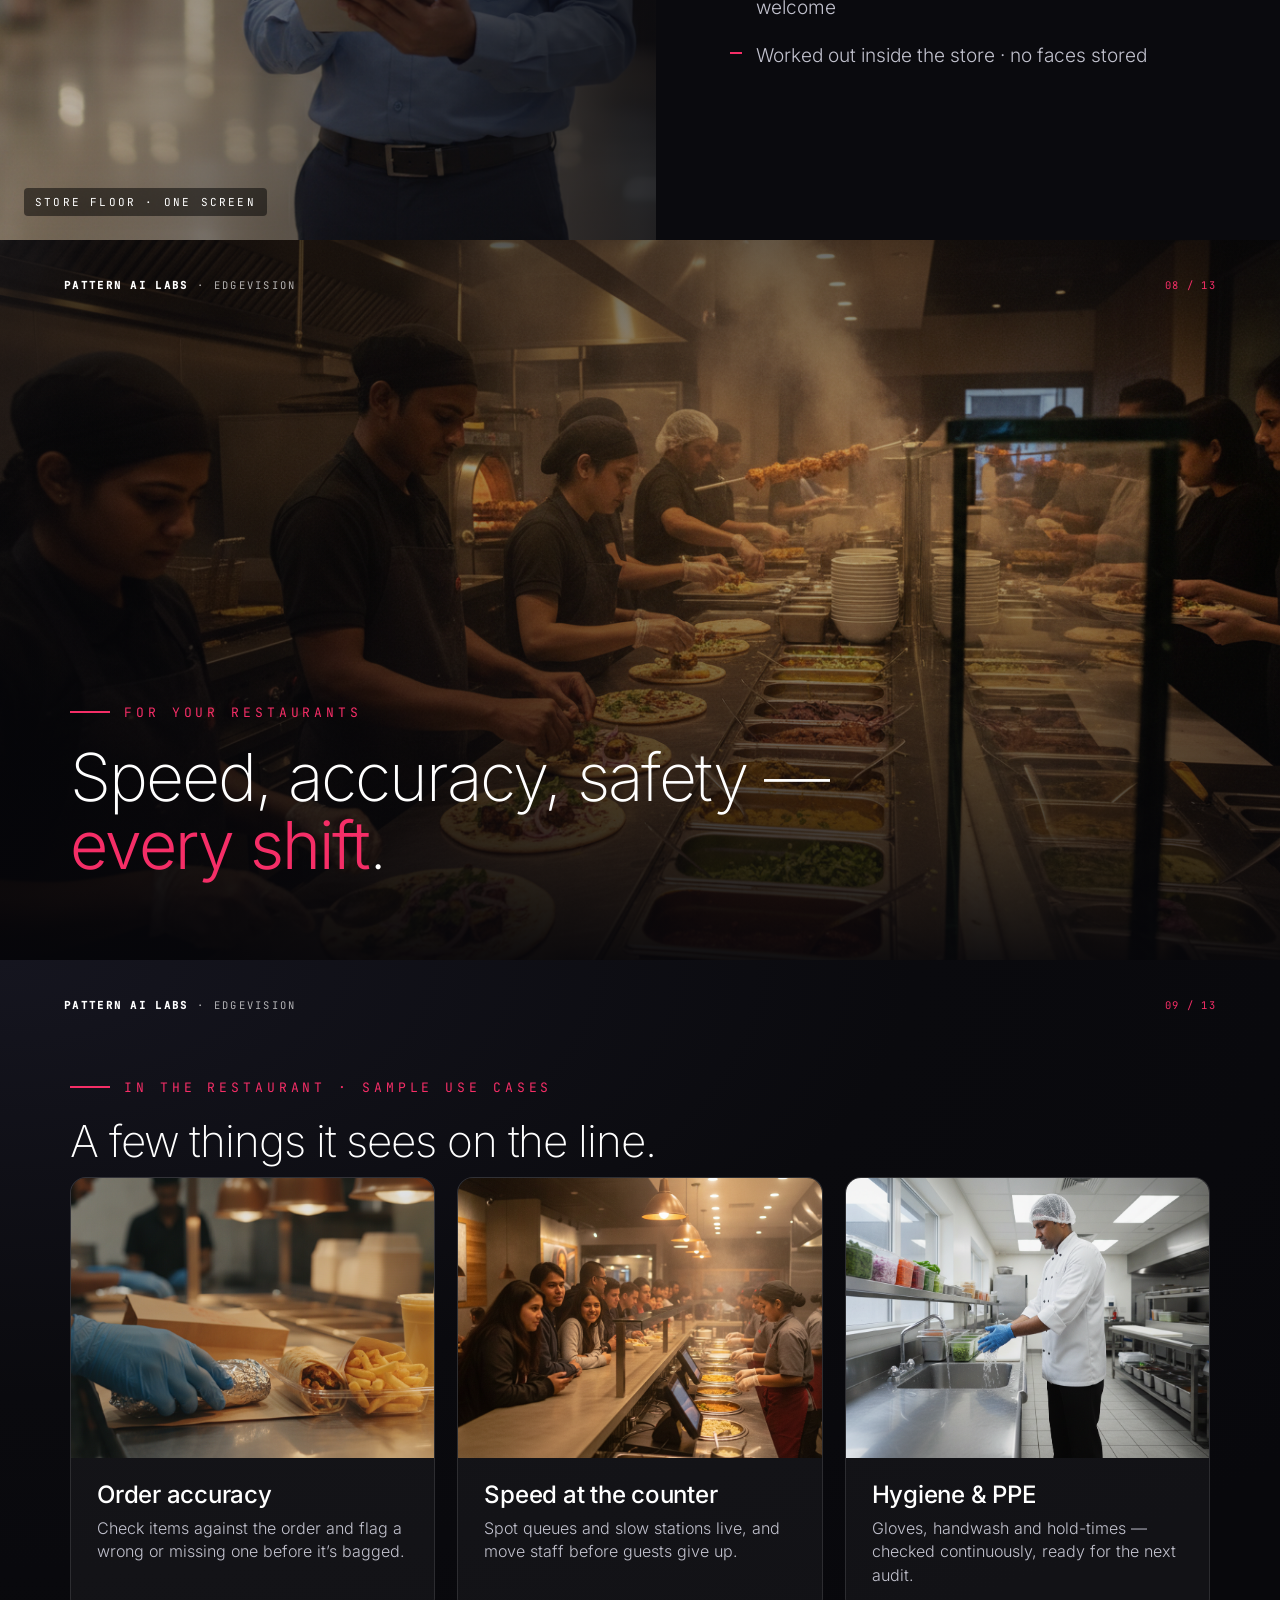
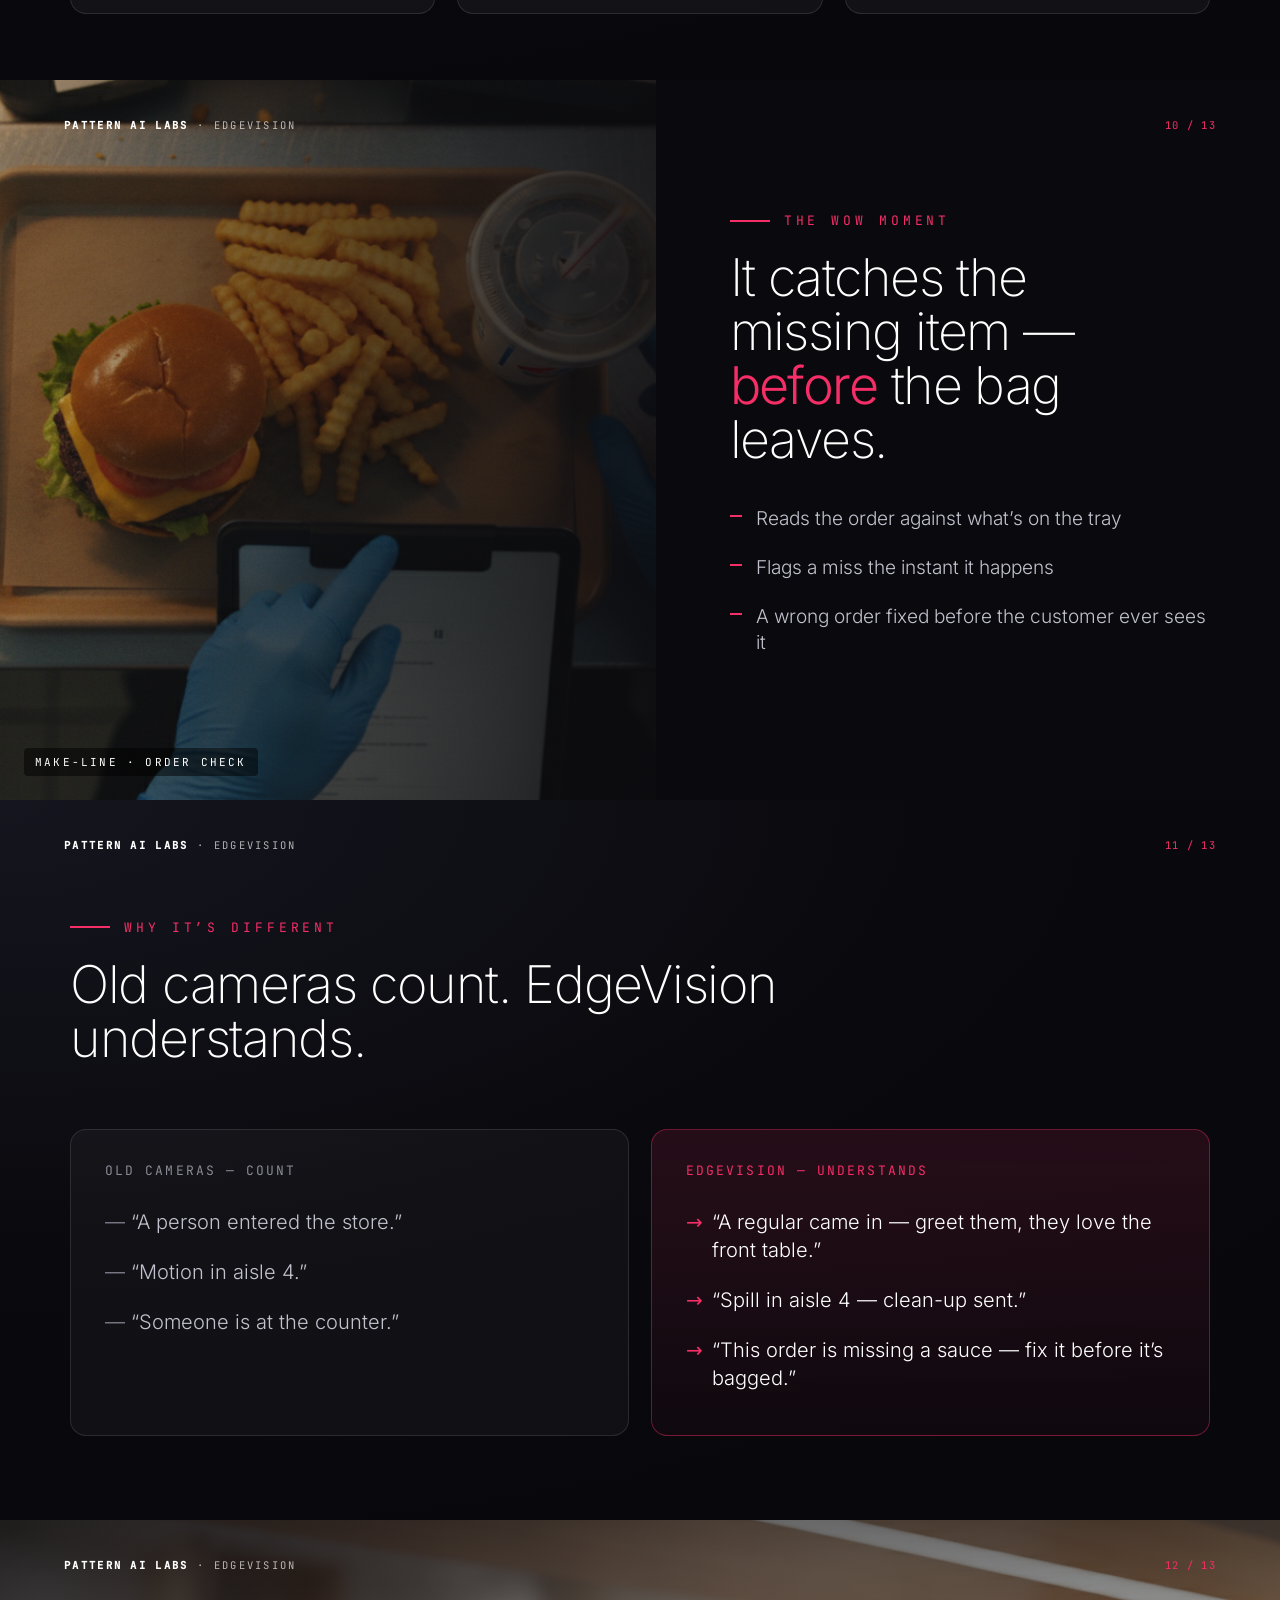
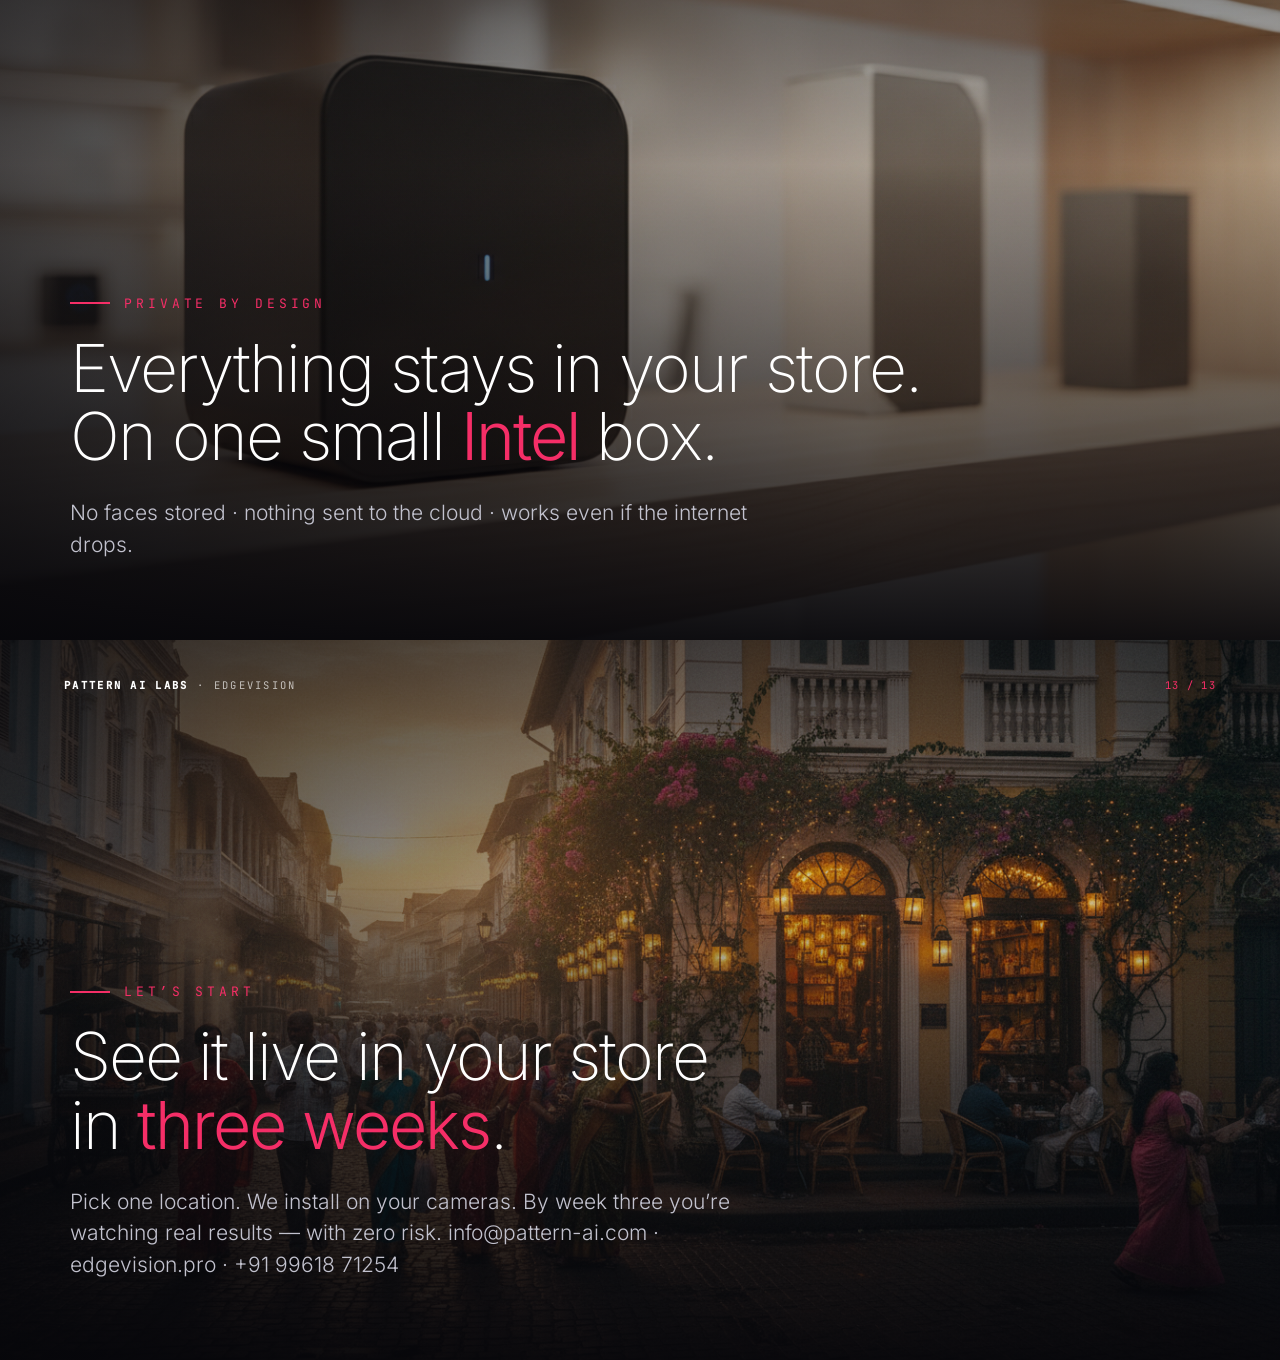
<file: deck/EdgeVision-Kochi-Pitch.html>
<!doctype html><html lang="en"><head><meta charset="utf-8"/><title>EdgeVision — Kochi Pitch</title><link rel="stylesheet" href="fonts.css"/><style>
:root{--bg:#0A0A0E;--brand:#F52E67;--brand2:#FF5C8A;--dim:#C2C2CE;--mute:#8A8A96;
  --tx:'Inter',system-ui,sans-serif;--mono:'JetBrains Mono',monospace}
@page{size:13.333in 7.5in;margin:0}
*{box-sizing:border-box;margin:0;padding:0}
html,body{background:#000}
body{font-family:var(--tx);color:#fff;font-weight:300;-webkit-font-smoothing:antialiased;
  -webkit-print-color-adjust:exact;print-color-adjust:exact}
.slide{position:relative;width:1280px;height:720px;overflow:hidden;background:var(--bg);
  page-break-after:always;break-after:page}
.slide:last-child{page-break-after:auto;break-after:auto}
.bg{position:absolute;inset:0;width:100%;height:100%;object-fit:cover;z-index:0}
.em{color:var(--brand);font-weight:300}
.brandbar{position:absolute;top:38px;left:64px;right:64px;z-index:6;display:flex;justify-content:space-between;
  align-items:center;font-family:var(--mono);font-size:10.5px;letter-spacing:.22em;text-transform:uppercase;
  color:rgba(255,255,255,.68)}
.brandbar b{color:#fff;font-weight:600}.brandbar .pg{color:var(--brand);letter-spacing:.12em}

/* full-bleed */
.fb .veil{position:absolute;inset:0;z-index:1;background:
  linear-gradient(180deg,rgba(6,6,10,.55),rgba(6,6,10,.05) 34%,rgba(6,6,10,.55) 72%,rgba(6,6,10,.94) 100%),
  linear-gradient(75deg,rgba(6,6,10,.78),rgba(6,6,10,.12) 62%)}
.fb .veil--cover{background:
  linear-gradient(180deg,rgba(6,6,10,.5),rgba(6,6,10,.15) 40%,rgba(6,6,10,.62) 74%,rgba(6,6,10,.97) 100%),
  linear-gradient(75deg,rgba(6,6,10,.72),rgba(6,6,10,.1) 66%)}
.content{position:absolute;left:70px;right:70px;bottom:80px;z-index:3;max-width:940px}
.kicker{font-family:var(--mono);font-size:13px;letter-spacing:.3em;text-transform:uppercase;color:var(--brand);
  margin:0 0 22px;display:inline-flex;align-items:center;gap:14px}
.kicker::before{content:"";width:40px;height:2px;background:var(--brand)}
.h1{font-weight:200;font-size:66px;line-height:1.04;letter-spacing:-.03em;color:#fff}
.sub{margin-top:26px;font-size:21px;line-height:1.5;color:var(--dim);font-weight:300;max-width:56ch}
.coverfoot{margin-top:30px;font-family:var(--mono);font-size:12px;letter-spacing:.16em;color:var(--mute);text-transform:uppercase}
.cover .word{font-weight:200;font-size:104px;letter-spacing:-.04em;line-height:.98}
.cover .word .em{font-weight:300}
.sub--cover{font-size:24px;max-width:52ch;color:#E7E7EE}

/* dark tiles / steps / contrast */
.dark{background:radial-gradient(130% 110% at 0% 0%,#15151f 0%,#0a0a0e 55%,#08080c 100%)}
.head{position:absolute;top:112px;left:70px;right:70px;z-index:3}
.h2{font-weight:200;font-size:52px;letter-spacing:-.025em;line-height:1.05;color:#fff;max-width:24ch}
.tiles{position:absolute;left:70px;right:70px;bottom:78px;z-index:3;display:grid;grid-template-columns:repeat(3,1fr);gap:22px}
.tile{background:rgba(255,255,255,.045);border:1px solid rgba(255,255,255,.11);border-radius:16px;
  padding:34px 30px 32px;min-height:238px;display:flex;flex-direction:column;gap:16px}
.tile .ic{width:50px;height:50px;color:var(--brand)}
.tile .ic svg{width:100%;height:100%;stroke:currentColor;fill:none;stroke-width:1.5;stroke-linecap:round;stroke-linejoin:round}
.tile h3{font-size:29px;font-weight:400;letter-spacing:-.01em}
.tile p{font-size:16.5px;line-height:1.5;color:var(--dim);font-weight:300}

.steps{position:absolute;left:70px;right:70px;bottom:118px;z-index:3;display:grid;
  grid-template-columns:1fr auto 1fr auto 1fr auto 1fr;align-items:stretch;gap:14px}
.step{background:rgba(255,255,255,.04);border:1px solid rgba(255,255,255,.10);border-radius:16px;
  padding:28px 24px;display:flex;flex-direction:column;gap:12px}
.step .ic{width:42px;height:42px;color:var(--brand)}
.step .ic svg{width:100%;height:100%;stroke:currentColor;fill:none;stroke-width:1.5;stroke-linecap:round;stroke-linejoin:round}
.step .sn{font-family:var(--mono);font-size:12px;letter-spacing:.2em;color:var(--mute)}
.step h3{font-size:24px;font-weight:500}
.step p{font-size:15px;line-height:1.45;color:var(--dim);font-weight:300}
.arw{align-self:center;color:var(--brand);font-size:26px}
.note{position:absolute;left:70px;bottom:66px;z-index:3;font-family:var(--mono);font-size:13px;
  letter-spacing:.12em;color:var(--dim);display:flex;align-items:center;gap:14px}
.note::before{content:"";width:34px;height:2px;background:var(--brand)}

/* contrast */
.cmp{position:absolute;left:70px;right:70px;bottom:84px;z-index:3;display:grid;grid-template-columns:1fr 1fr;gap:22px}
.cmp__c{border-radius:16px;padding:32px 34px;border:1px solid rgba(255,255,255,.11)}
.cmp__old{background:rgba(255,255,255,.035)}
.cmp__new{background:linear-gradient(180deg,rgba(245,46,103,.12),rgba(245,46,103,.03));border-color:rgba(245,46,103,.4)}
.cmp__h{font-family:var(--mono);font-size:13px;letter-spacing:.16em;text-transform:uppercase;margin:0 0 18px;color:var(--mute)}
.cmp__new .cmp__h{color:var(--brand)}
.cmp__c li{list-style:none;font-size:20px;line-height:1.4;padding:11px 0 11px 26px;position:relative;color:var(--dim)}
.cmp__new li{color:#fff}
.cmp__old li::before{content:"—";position:absolute;left:0;color:var(--mute)}
.cmp__new li::before{content:"→";position:absolute;left:0;color:var(--brand)}

/* use-case image cards */
.h2--uc{font-size:44px}
.uc-cards{position:absolute;left:70px;right:70px;bottom:66px;z-index:3;display:grid;grid-template-columns:repeat(3,1fr);gap:22px}
.uc-card{border-radius:16px;overflow:hidden;border:1px solid rgba(255,255,255,.11);background:rgba(255,255,255,.045)}
.uc-card .im{height:280px;overflow:hidden}
.uc-card .im img{width:100%;height:100%;object-fit:cover}
.uc-card .bd{padding:22px 26px 26px}
.uc-card h3{font-size:24px;font-weight:500;letter-spacing:-.01em;margin:0 0 8px}
.uc-card p{font-size:16px;line-height:1.46;color:var(--dim);font-weight:300}

/* split wow */
.split{display:grid;grid-template-columns:1.05fr 1fr;background:var(--bg)}
.split .media{position:relative;overflow:hidden}
.split .media img{width:100%;height:100%;object-fit:cover}
.split .media::after{content:"";position:absolute;inset:0;background:linear-gradient(90deg,rgba(6,6,10,.15),rgba(10,10,14,.85))}
.split .cap{position:absolute;left:24px;bottom:24px;z-index:2;font-family:var(--mono);font-size:11px;
  letter-spacing:.2em;color:#fff;background:rgba(0,0,0,.5);padding:7px 11px;border-radius:4px}
.split .copy{padding:0 74px;display:flex;flex-direction:column;justify-content:center;z-index:2}
.h1--sp{font-size:52px}
.pts{margin-top:28px;list-style:none}
.pts li{position:relative;padding:11px 0 11px 26px;font-size:19px;line-height:1.4;color:var(--dim)}
.pts li::before{content:"";position:absolute;left:0;top:20px;width:12px;height:2px;background:var(--brand)}
</style></head><body><section class="slide fb cover"><img class="bg" src="../assets/images/koc-cover.png" alt=""/><div class="veil veil--cover"></div><div class="brandbar"><span><b>PATTERN AI LABS</b> · EDGEVISION</span><span class="pg">01 / 13</span></div><div class="content"><p class="kicker">Kochi · 2026</p><h1 class="word"><span>Edge</span><span class="em">Vision</span></h1><p class="sub sub--cover">AI that turns the cameras you already have into a real-time decision engine — for your stores and restaurants.</p><p class="coverfoot">Pattern AI Labs · Intel Edge AI Partner · edgevision.pro</p></div></section><section class="slide fb "><img class="bg" src="../assets/images/koc-problem.png" alt=""/><div class="veil"></div><div class="brandbar"><span><b>PATTERN AI LABS</b> · EDGEVISION</span><span class="pg">02 / 13</span></div><div class="content"><p class="kicker">The Problem</p><h1 class="h1">Your cameras record everything.<br/>And tell you <span class='em'>nothing</span>.</h1><p class="sub">Hours of footage, every day. Almost none of it becomes a decision — until it’s already too late.</p></div></section><section class="slide fb "><img class="bg" src="../assets/images/koc-idea.png" alt=""/><div class="veil"></div><div class="brandbar"><span><b>PATTERN AI LABS</b> · EDGEVISION</span><span class="pg">03 / 13</span></div><div class="content"><p class="kicker">The Idea</p><h1 class="h1">What if every camera<br/>could <span class='em'>think</span>?</h1></div></section><section class="slide dark"><div class="brandbar"><span><b>PATTERN AI LABS</b> · EDGEVISION</span><span class="pg">04 / 13</span></div><div class="head"><p class="kicker">How It Works</p><h2 class="h2">Simple to switch on.</h2></div><div class="steps"><article class="step"><div class="ic"><svg viewBox="0 0 24 24"><path d="M3 7h4l2-3h6l2 3h4v12H3z"/><circle cx="12" cy="13" r="3.5"/></svg></div><span class="sn">01</span><h3>Connect</h3><p>Use the cameras you already have.</p></article><span class="arw">→</span><article class="step"><div class="ic"><svg viewBox="0 0 24 24"><path d="M2 12s3.5-7 10-7 10 7 10 7-3.5 7-10 7S2 12 2 12z"/><circle cx="12" cy="12" r="3"/></svg></div><span class="sn">02</span><h3>Watch</h3><p>It watches every feed, all day.</p></article><span class="arw">→</span><article class="step"><div class="ic"><svg viewBox="0 0 24 24"><rect x="5" y="5" width="14" height="14" rx="2"/><rect x="9" y="9" width="6" height="6"/><path d="M9 1v3M15 1v3M9 20v3M15 20v3M1 9h3M1 15h3M20 9h3M20 15h3"/></svg></div><span class="sn">03</span><h3>Understand</h3><p>It reads the whole scene — not just motion.</p></article><span class="arw">→</span><article class="step"><div class="ic"><svg viewBox="0 0 24 24"><path d="M18 16V11a6 6 0 1 0-12 0v5l-2 2h16zM10 20a2 2 0 0 0 4 0"/></svg></div><span class="sn">04</span><h3>Act</h3><p>Your team gets a clear alert in seconds.</p></article></div><p class="note">No new cameras · No cloud · Runs on one small Intel box inside your store</p></section><section class="slide fb "><img class="bg" src="../assets/images/koc-retail.png" alt=""/><div class="veil"></div><div class="brandbar"><span><b>PATTERN AI LABS</b> · EDGEVISION</span><span class="pg">05 / 13</span></div><div class="content"><p class="kicker">For your stores</p><h1 class="h1">See every moment<br/>that <span class='em'>makes a sale</span>.</h1></div></section><section class="slide dark"><div class="brandbar"><span><b>PATTERN AI LABS</b> · EDGEVISION</span><span class="pg">06 / 13</span></div><div class="head"><p class="kicker">In-Store · Sample use cases</p><h2 class="h2 h2--uc">A few things it sees on the floor.</h2></div><div class="uc-cards"><article class="uc-card"><div class="im"><img src="../assets/images/kuc-r1.png" alt=""/></div><div class="bd"><h3>Footfall &amp; dwell</h3><p>See where shoppers go and linger, so layout follows real behaviour — not guesswork.</p></div></article><article class="uc-card"><div class="im"><img src="../assets/images/kuc-r2.png" alt=""/></div><div class="bd"><h3>Queue at billing</h3><p>An alert the instant a queue builds, so you open a till before a walk-out.</p></div></article><article class="uc-card"><div class="im"><img src="../assets/images/kuc-r3.png" alt=""/></div><div class="bd"><h3>Staff on the floor</h3><p>Know every section is covered and customers are helped fast, even at peak.</p></div></article></div></section><section class="slide split"><div class="brandbar"><span><b>PATTERN AI LABS</b> · EDGEVISION</span><span class="pg">07 / 13</span></div><div class="media"><img src="../assets/images/koc-retail2.png" alt=""/><span class="cap">STORE FLOOR · ONE SCREEN</span></div><div class="copy"><p class="kicker">A moment that matters</p><h1 class="h1 h1--sp">A regular walks in —<br/>your team <span class='em'>knows in seconds</span>.</h1><ul class="pts"><li>The manager’s phone lights up at the door</li><li>Name, tier and what to offer — for a warm welcome</li><li>Worked out inside the store · no faces stored</li></ul></div></section><section class="slide fb "><img class="bg" src="../assets/images/koc-qsr.png" alt=""/><div class="veil"></div><div class="brandbar"><span><b>PATTERN AI LABS</b> · EDGEVISION</span><span class="pg">08 / 13</span></div><div class="content"><p class="kicker">For your restaurants</p><h1 class="h1">Speed, accuracy, safety —<br/><span class='em'>every shift</span>.</h1></div></section><section class="slide dark"><div class="brandbar"><span><b>PATTERN AI LABS</b> · EDGEVISION</span><span class="pg">09 / 13</span></div><div class="head"><p class="kicker">In the Restaurant · Sample use cases</p><h2 class="h2 h2--uc">A few things it sees on the line.</h2></div><div class="uc-cards"><article class="uc-card"><div class="im"><img src="../assets/images/kuc-q1.png" alt=""/></div><div class="bd"><h3>Order accuracy</h3><p>Check items against the order and flag a wrong or missing one before it’s bagged.</p></div></article><article class="uc-card"><div class="im"><img src="../assets/images/kuc-q2.png" alt=""/></div><div class="bd"><h3>Speed at the counter</h3><p>Spot queues and slow stations live, and move staff before guests give up.</p></div></article><article class="uc-card"><div class="im"><img src="../assets/images/kuc-q3.png" alt=""/></div><div class="bd"><h3>Hygiene &amp; PPE</h3><p>Gloves, handwash and hold-times — checked continuously, ready for the next audit.</p></div></article></div></section><section class="slide split"><div class="brandbar"><span><b>PATTERN AI LABS</b> · EDGEVISION</span><span class="pg">10 / 13</span></div><div class="media"><img src="../assets/images/koc-qsr2.png" alt=""/><span class="cap">MAKE-LINE · ORDER CHECK</span></div><div class="copy"><p class="kicker">The wow moment</p><h1 class="h1 h1--sp">It catches the missing item —<br/><span class='em'>before</span> the bag leaves.</h1><ul class="pts"><li>Reads the order against what’s on the tray</li><li>Flags a miss the instant it happens</li><li>A wrong order fixed before the customer ever sees it</li></ul></div></section><section class="slide dark"><div class="brandbar"><span><b>PATTERN AI LABS</b> · EDGEVISION</span><span class="pg">11 / 13</span></div><div class="head"><p class="kicker">Why It’s Different</p><h2 class="h2">Old cameras count. EdgeVision understands.</h2></div><div class="cmp"><div class="cmp__c cmp__old"><p class="cmp__h">Old cameras — count</p><ul><li>“A person entered the store.”</li><li>“Motion in aisle 4.”</li><li>“Someone is at the counter.”</li></ul></div><div class="cmp__c cmp__new"><p class="cmp__h">EdgeVision — understands</p><ul><li>“A regular came in — greet them, they love the front table.”</li><li>“Spill in aisle 4 — clean-up sent.”</li><li>“This order is missing a sauce — fix it before it’s bagged.”</li></ul></div></div></section><section class="slide fb "><img class="bg" src="../assets/images/koc-edge.png" alt=""/><div class="veil"></div><div class="brandbar"><span><b>PATTERN AI LABS</b> · EDGEVISION</span><span class="pg">12 / 13</span></div><div class="content"><p class="kicker">Private by design</p><h1 class="h1">Everything stays in your store.<br/>On one small <span class='em'>Intel</span> box.</h1><p class="sub">No faces stored · nothing sent to the cloud · works even if the internet drops.</p></div></section><section class="slide fb "><img class="bg" src="../assets/images/koc-close.png" alt=""/><div class="veil"></div><div class="brandbar"><span><b>PATTERN AI LABS</b> · EDGEVISION</span><span class="pg">13 / 13</span></div><div class="content"><p class="kicker">Let’s start</p><h1 class="h1">See it live in your store<br/>in <span class='em'>three weeks</span>.</h1><p class="sub">Pick one location. We install on your cameras. By week three you’re watching real results — with zero risk. info@pattern-ai.com · edgevision.pro · +91 99618 71254</p></div></section></body></html>
</file>
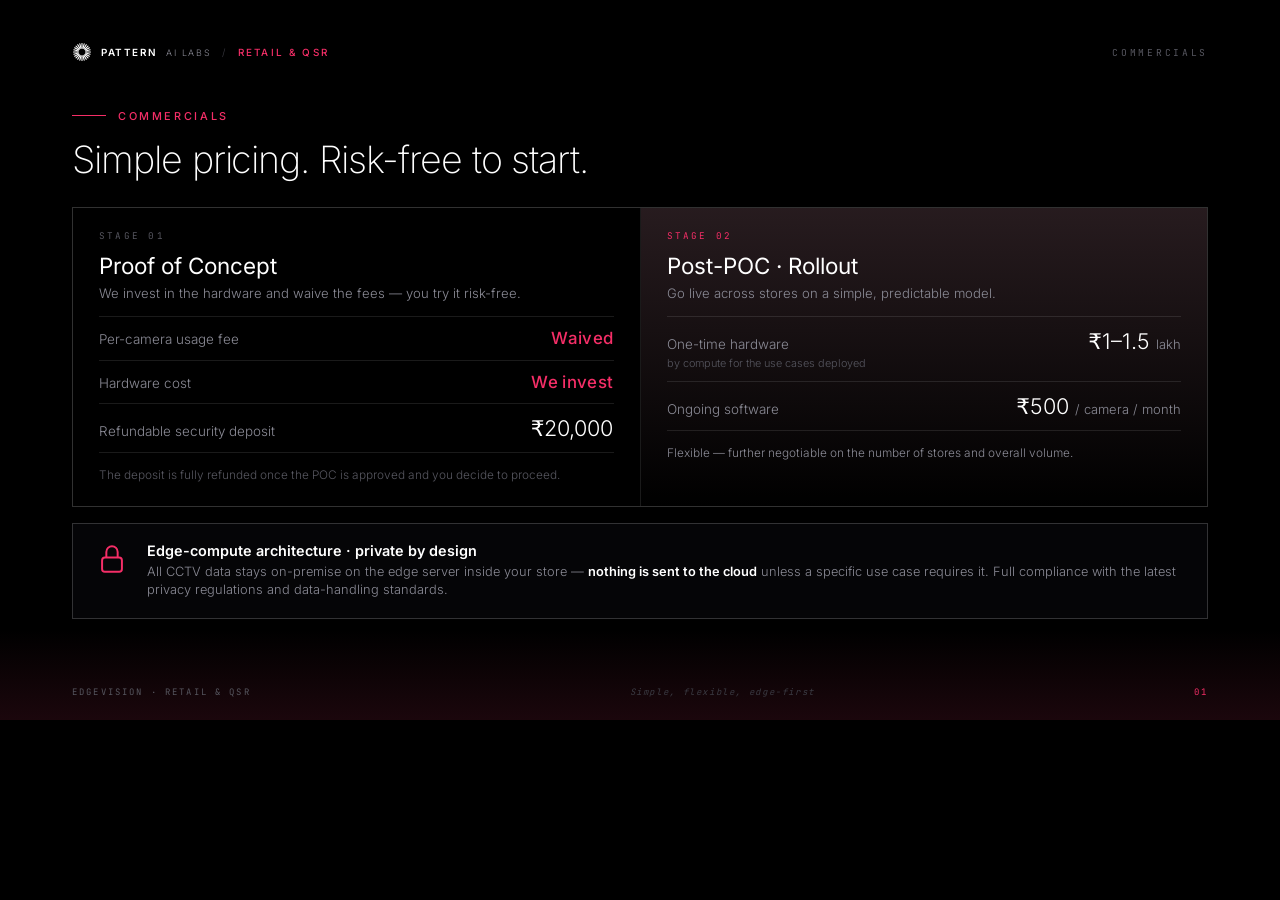
<file: deck/EdgeVision-Pricing.html>
<!doctype html><html lang="en"><head><meta charset="utf-8"/><title>EdgeVision — Pricing</title><link rel="stylesheet" href="fonts.css"/><style>/* ───────────────────────────────────────────────────────────
   EdgeVision Fabric Lens · Pattern AI Labs
   Deck design system — editorial dark · Inter Light · magenta
   16:9 print slides (1280×720)
   ─────────────────────────────────────────────────────────── */
:root{
  --bg:#000;--bg-2:#050507;--bg-3:#0A0A0E;
  --border:rgba(255,255,255,.10);--border-2:rgba(255,255,255,.18);
  --text:#fff;--text-dim:#8B8B96;--text-mute:#56565F;--text-faint:#3A3A42;
  --brand:#F52E67;--brand-2:#FF4F84;--brand-glow:rgba(245,46,103,.16);
  --maroon:#5A1729;--cyan:#5BC5E8;--amber:#F0B85A;
  --tx:'Inter',system-ui,sans-serif;--mono:'JetBrains Mono','SF Mono',Menlo,monospace;
}
@page{size:13.333in 7.5in;margin:0}
*,*::before,*::after{box-sizing:border-box}
html,body{margin:0;padding:0;background:#000}
body{font-family:var(--tx);font-weight:300;color:var(--text);-webkit-font-smoothing:antialiased;
  text-rendering:optimizeLegibility;-webkit-print-color-adjust:exact;print-color-adjust:exact;}
img{max-width:100%;display:block}
h1,h2,h3,h4{margin:0;line-height:1.06;color:#fff}
p{margin:0;color:var(--text-dim)}
b{font-weight:600;color:#fff}i{font-style:normal}
ul{margin:0;padding:0;list-style:none}

.mark{width:26px;height:26px;color:var(--brand);flex:0 0 auto}
.mark--sm{width:20px;height:20px;color:#fff}
.mark--lg{width:40px;height:40px;color:var(--brand)}
.grad{background:linear-gradient(115deg,var(--brand),var(--brand-2));-webkit-background-clip:text;
  background-clip:text;color:transparent;font-weight:200}

/* ─────────── SLIDE FRAME ─────────── */
.slide{position:relative;width:1280px;height:720px;overflow:hidden;background:var(--bg);
  padding:40px 72px 56px;display:flex;flex-direction:column;
  background-image:linear-gradient(0deg,rgba(90,23,41,.30),transparent 90px);
  page-break-after:always;break-after:page;}
.slide:last-child{page-break-after:auto;break-after:auto}
.slide__bg{position:absolute;inset:0;width:100%;height:100%;object-fit:cover;z-index:0}
.slide__body{position:relative;z-index:2;flex:1;display:flex;flex-direction:column;
  justify-content:center;min-height:0;padding:8px 0}

/* chrome + foot */
.chrome{position:relative;z-index:3;display:flex;align-items:center;justify-content:space-between;
  height:24px}
.chrome__brand{display:inline-flex;align-items:center;gap:9px;font-family:var(--tx);
  letter-spacing:.16em;text-transform:uppercase;font-size:.62rem}
.chrome__brand b{font-weight:600;color:#fff}
.chrome__brand i{font-weight:300;color:var(--text-dim);font-size:.9em}
.chrome__div{color:var(--text-faint);padding:0 2px}
.chrome__prod{font-weight:500;letter-spacing:.22em;color:var(--brand)}
.chrome__ctx{font-family:var(--mono);font-size:.6rem;letter-spacing:.28em;text-transform:uppercase;
  color:var(--text-mute)}
.foot{position:absolute;left:72px;right:72px;bottom:22px;z-index:3;display:flex;align-items:center;
  justify-content:space-between;font-family:var(--mono);font-size:.56rem;letter-spacing:.24em;
  text-transform:uppercase;color:var(--text-mute)}
.foot__mid{color:var(--text-faint);letter-spacing:.18em;text-transform:none;font-style:italic}
.foot__n{color:var(--brand)}

/* ─────────── TYPE ─────────── */
.eyebrow{display:inline-flex;align-items:center;gap:12px;margin:0 0 18px;color:var(--brand);
  font-size:.68rem;letter-spacing:.24em;text-transform:uppercase;font-weight:500}
.eyebrow::before{content:"";width:34px;height:1px;background:var(--brand);flex:0 0 auto}
.display{font-family:var(--tx);font-weight:200;letter-spacing:-.028em;line-height:1.02;
  font-size:2.7rem;color:#fff;margin:0 0 16px}
.display--mid{font-size:2.35rem}
.lede{font-size:.9rem;line-height:1.5;color:var(--text-dim);font-weight:300;max-width:78ch;margin:0 0 22px}
.lede b{color:#fff;font-weight:500}

/* ─────────── NUM-CARD GRID ─────────── */
.num-grid{display:grid;gap:1px;background:var(--border);border:1px solid var(--border);margin-top:6px}
.num-grid--2{grid-template-columns:repeat(2,1fr)}
.num-grid--3{grid-template-columns:repeat(3,1fr)}
.num-grid--4{grid-template-columns:repeat(4,1fr)}
.num-grid--5{grid-template-columns:repeat(5,1fr)}
.num-card{background:var(--bg);padding:20px 20px 22px}
.num-card__n{font-family:var(--mono);font-size:.62rem;letter-spacing:.22em;color:var(--brand);
  display:block;margin-bottom:12px}
.num-card h3{font-family:var(--tx);font-weight:400;font-size:1.02rem;letter-spacing:-.01em;
  margin:0 0 8px;color:#fff;line-height:1.15}
.num-card p{margin:0;font-size:.76rem;line-height:1.42;color:var(--text-dim)}
.num-card--brand h3{color:var(--brand)}
.num-grid--rows2 .num-card{padding:18px 20px 20px}
.num-grid--5 .num-card{padding:18px 15px 20px}
.num-grid--5 .num-card h3{font-size:.92rem}
.num-grid--5 .num-card p{font-size:.72rem}

/* cost chips */
.chips{display:flex;flex-wrap:wrap;gap:6px;margin-top:12px}
.chip{font-family:var(--mono);font-size:.56rem;letter-spacing:.14em;text-transform:uppercase;
  color:var(--brand-2);border:1px solid rgba(245,46,103,.35);border-radius:2px;padding:3px 7px}
.chips--stat .chip--stat{color:var(--text-dim);border-color:var(--border-2)}
.num-card--cost h3{color:#fff}

/* ─────────── CIRCLE CARDS ─────────── */
.circle-grid{display:grid;gap:1px;background:var(--border);border:1px solid var(--border);margin-top:8px}
.circle-grid--3{grid-template-columns:repeat(3,1fr)}
.circle-grid--5{grid-template-columns:repeat(5,1fr)}
.circ{background:var(--bg);padding:26px 24px 28px}
.circle-grid--5 .circ{padding:24px 16px}
.circ__n{display:grid;place-items:center;width:48px;height:48px;border:1.5px solid var(--brand);
  border-radius:50%;color:var(--brand);font-family:var(--tx);font-weight:300;font-size:1.25rem;margin:0 0 18px}
.circ h3{font-family:var(--tx);font-weight:400;font-size:1.08rem;margin:0 0 9px;color:#fff}
.circle-grid--5 .circ h3{font-size:.92rem}
.circ p{margin:0;font-size:.8rem;line-height:1.45;color:var(--text-dim)}
.circle-grid--5 .circ p{font-size:.72rem}

/* ─────────── PIPELINE ─────────── */
.pipeline{display:grid;align-items:stretch;gap:8px;margin-top:14px}
.pipeline--4{grid-template-columns:1fr auto 1fr auto 1fr auto 1fr}
.pipeline--6{grid-template-columns:1fr auto 1fr auto 1fr auto 1fr auto 1fr auto 1fr}
.pipe-card{padding:20px 20px 24px;border:1px solid var(--border);background:var(--bg);
  display:flex;flex-direction:column}
.pipe-card__n{font-family:var(--mono);font-size:.6rem;letter-spacing:.22em;color:var(--text-mute);
  display:block;margin-bottom:12px}
.pipe-card h3{font-family:var(--tx);font-weight:500;font-size:1rem;margin:0 0 7px;color:#fff}
.pipe-card p{margin:0;font-size:.74rem;line-height:1.4;color:var(--text-dim)}
.pipe-arrow{align-self:center;color:var(--brand);font-size:1.15rem;padding:0 2px}
.pipeline--6 .pipe-card{padding:16px 14px 18px}
.pipeline--6 .pipe-card h3{font-size:.9rem}
.pipeline--6 .pipe-card p{font-size:.68rem}

/* ─────────── STATS ─────────── */
.stats{display:grid;gap:20px;margin-top:26px;padding-top:24px;border-top:1px solid var(--border)}
.stats--3{grid-template-columns:repeat(3,1fr)}
.stats--4{grid-template-columns:repeat(4,1fr)}
.stats b{display:block;font-family:var(--tx);font-weight:200;font-size:2.6rem;letter-spacing:-.03em;
  line-height:1;color:var(--brand);margin-bottom:10px}
.stats b i{font-size:.5em;font-weight:200;margin-left:2px}
.stats span{display:block;font-family:var(--mono);font-size:.62rem;letter-spacing:.2em;
  text-transform:uppercase;color:var(--text-mute)}

/* ─────────── TWO-COL LENS ─────────── */
.two-col{display:grid;grid-template-columns:1fr 1fr;gap:1px;background:var(--border);
  border:1px solid var(--border);margin-top:10px}
.lens{background:var(--bg);padding:26px 28px 28px}
.lens__head{display:inline-flex;align-items:center;gap:10px;color:var(--brand);font-family:var(--tx);
  font-size:.66rem;letter-spacing:.22em;text-transform:uppercase;font-weight:600;margin:0 0 16px}
.lens h3{font-family:var(--tx);font-weight:300;font-size:1.1rem;margin:0 0 16px;color:#fff;line-height:1.25}
.dashlist li,.checklist li{position:relative;color:var(--text-dim);font-size:.8rem;line-height:1.35}
.dashlist li{padding:7px 0 7px 20px}
.dashlist li::before{content:"—";position:absolute;left:0;top:7px;color:var(--brand)}
.dashlist--tight li{padding:6px 0 6px 20px;font-size:.86rem}
.checklist li{padding:7px 0 7px 26px}
.checklist li::before{content:"";position:absolute;left:0;top:11px;width:12px;height:12px;
  border-radius:50%;border:1.2px solid var(--brand)}
.checklist li::after{content:"";position:absolute;left:3.5px;top:14px;width:4px;height:6px;
  border-right:1.4px solid var(--brand);border-bottom:1.4px solid var(--brand);transform:rotate(45deg)}

/* speclist */
.speclist{margin:0;padding:0}
.speclist div{display:grid;grid-template-columns:130px 1fr;gap:14px;padding:9px 0;
  border-bottom:1px solid var(--border)}
.speclist div:last-child{border-bottom:0}
.speclist dt{font-family:var(--mono);font-size:.62rem;letter-spacing:.2em;color:var(--text-mute);
  text-transform:uppercase}
.speclist dd{margin:0;color:#fff;font-size:.82rem}

/* ─────────── PULLQUOTE ─────────── */
.pullquote{display:flex;gap:16px;margin:18px 0 0;font-size:.86rem;line-height:1.5;color:var(--text)}
.pullquote__bar{flex:0 0 auto;width:2px;background:var(--brand);align-self:stretch}
.pullquote b{color:#fff}.pullquote i{font-style:italic;color:var(--text-dim)}
.pullquote span:last-child{max-width:100ch}

/* ─────────── TIMELINE ─────────── */
.timeline{display:grid;align-items:stretch;gap:6px;margin-top:12px}
.timeline--5{grid-template-columns:repeat(5,1fr)}
.tl-card{padding:20px 18px 22px;border:1px solid var(--border);background:var(--bg);
  display:flex;flex-direction:column}
.tl-card header{display:flex;justify-content:space-between;align-items:center;margin-bottom:14px;
  font-family:var(--mono);font-size:.62rem;letter-spacing:.16em}
.tl-card__n{color:var(--text-mute)}.tl-card__t{color:var(--brand)}
.tl-card h3{font-family:var(--tx);font-weight:300;font-size:1.15rem;margin:0 0 8px}
.tl-card p{margin:0;font-size:.74rem;color:var(--text-dim)}

/* ─────────── FUSION ─────────── */
.fusion{display:grid;grid-template-columns:repeat(3,1fr);gap:1px;background:var(--border);
  border:1px solid var(--border);margin-top:10px;position:relative}
.fusion__card{background:var(--bg);padding:22px 22px 26px}
.fusion__h{font-family:var(--mono);font-size:.66rem;letter-spacing:.2em;color:var(--brand);margin:0 0 10px}
.fusion__p{margin:0;font-size:.8rem;line-height:1.45;color:var(--text-dim)}
.fusion__core{grid-column:1/-1;background:linear-gradient(180deg,rgba(245,46,103,.08),var(--bg));
  padding:18px 22px;display:flex;align-items:baseline;gap:14px;border-top:1px solid var(--border)}
.fusion__core span{font-family:var(--mono);font-size:.7rem;letter-spacing:.22em;color:var(--brand);font-weight:500}
.fusion__core i{font-size:.8rem;color:var(--text-dim)}

/* ─────────── ZONES ─────────── */
.zones{display:grid;grid-template-columns:repeat(3,1fr);gap:1px;background:var(--border);
  border:1px solid var(--border);margin-top:8px}
.zone{background:var(--bg);padding:22px 22px 24px}
.zone__n{font-family:var(--mono);font-size:.62rem;letter-spacing:.22em;color:var(--brand);display:block;margin-bottom:12px}
.zone__h{font-family:var(--tx);font-weight:400;font-size:1.05rem;color:#fff;margin:0 0 3px}
.zone__s{font-family:var(--mono);font-size:.6rem;letter-spacing:.14em;text-transform:uppercase;
  color:var(--text-mute);margin:0 0 14px}
.zone ul li{position:relative;padding:5px 0 5px 16px;font-size:.76rem;color:var(--text-dim);line-height:1.35}
.zone ul li::before{content:"•";position:absolute;left:2px;top:5px;color:var(--brand)}

/* ─────────── CMP TABLE ─────────── */
.cmp{width:100%;border-collapse:collapse;margin-top:12px}
.cmp th,.cmp td{padding:12px 20px;text-align:left;border-bottom:1px solid var(--border);
  border-right:1px solid var(--border);font-size:.82rem;color:var(--text-dim)}
.cmp th:last-child,.cmp td:last-child{border-right:0}
.cmp thead th{background:var(--bg-3);font-family:var(--mono);font-size:.62rem;letter-spacing:.2em;
  color:var(--text-mute);text-transform:uppercase;font-weight:500;border-top:1px solid var(--border)}
.cmp thead th.cmp__hi{color:var(--brand)}
.cmp td:first-child{color:#fff;font-weight:400}
.cmp td.cmp__hi{color:#fff;background:rgba(245,46,103,.04)}

/* ─────────── LAN BAR ─────────── */
.lan-bar{display:grid;grid-template-columns:auto 1fr auto;align-items:center;gap:18px;margin-top:22px;
  padding:14px 20px;border:1px dashed var(--border-2);font-family:var(--mono);font-size:.64rem;letter-spacing:.2em}
.lan-bar__l{color:var(--text-dim)}.lan-bar__line{height:1px;background:var(--brand)}.lan-bar__r{color:var(--brand)}

/* ─────────── WEEKS ─────────── */
.weeks{display:grid;gap:1px;background:var(--border);border:1px solid var(--border);margin-top:8px}
.weeks--4{grid-template-columns:repeat(4,1fr)}
.week{background:var(--bg);padding:22px 22px 26px;border-top:2px solid transparent}
.week--first{border-top-color:var(--brand)}
.week__n{display:block;font-family:var(--mono);font-size:.66rem;letter-spacing:.22em;color:var(--brand);margin-bottom:6px}
.week__wk{display:block;font-family:var(--mono);font-size:.58rem;letter-spacing:.14em;color:var(--text-mute);margin-bottom:16px}
.week h3{font-family:var(--tx);font-weight:400;font-size:1.15rem;color:#fff;margin:0 0 10px}
.week p{margin:0;font-size:.76rem;line-height:1.42;color:var(--text-dim)}

/* ─────────── SPLIT ─────────── */
.split{display:grid;grid-template-columns:1fr 1.02fr;gap:44px;align-items:center;margin-top:4px}
.split__copy{min-width:0}
.split__media{position:relative;overflow:hidden;border:1px solid var(--border);aspect-ratio:16/10}
.split__media img{width:100%;height:100%;object-fit:cover;filter:brightness(.62) saturate(.92)}
.mediacap{position:absolute;left:14px;top:14px;font-family:var(--mono);font-size:.56rem;
  letter-spacing:.2em;color:#fff;background:rgba(0,0,0,.55);padding:5px 9px}
.split--after{margin-top:16px}

/* ─────────── COVER ─────────── */
.slide--cover{padding:0;overflow:hidden}
.cover__veil{position:absolute;inset:0;z-index:1;background:
  radial-gradient(75% 65% at 22% 55%,transparent,rgba(0,0,0,.86)),
  linear-gradient(180deg,rgba(0,0,0,.55),rgba(0,0,0,.45) 45%,rgba(0,0,0,.9))}
.cover__inner{position:relative;z-index:2;height:100%;padding:52px 72px 56px;display:flex;flex-direction:column}
.cover__top{display:flex;align-items:center;gap:12px}
.cover__brandtxt{font-family:var(--tx);letter-spacing:.16em;text-transform:uppercase;font-size:.72rem;display:inline-flex;gap:7px;align-items:baseline}
.cover__brandtxt b{font-weight:600;color:#fff}.cover__brandtxt i{font-weight:300;color:var(--text-dim);font-size:.88em}
.cover__edition{margin-left:auto;font-family:var(--mono);font-size:.62rem;letter-spacing:.26em;color:var(--text-mute)}
.cover__eyebrow{margin:auto 0 20px;color:var(--brand);font-size:.72rem;letter-spacing:.26em;
  text-transform:uppercase;font-weight:500;display:inline-flex;align-items:center;gap:12px}
.cover__eyebrow::before{content:"";width:36px;height:1px;background:var(--brand)}
.cover__wordmark{font-family:var(--tx);font-weight:200;line-height:1.0;letter-spacing:-.04em;margin:0 0 22px}
.cover__wordmark .w-edge{font-size:6.6rem;color:#fff}
.cover__wordmark .w-vision{font-size:6.6rem;color:var(--brand)}
.cover__wordmark .w-sub{display:block;font-size:2.5rem;font-weight:200;letter-spacing:-.02em;
  line-height:1.1;color:#fff;margin-top:18px}
.cover__tag{font-family:var(--tx);font-weight:300;font-size:1.45rem;color:#fff;margin:0 0 16px}
.cover__sub{font-size:.92rem;line-height:1.55;color:var(--text-dim);max-width:70ch;margin:0 0 26px}
.cover__tags{display:flex;gap:30px;margin:0 0 auto;font-size:.68rem;letter-spacing:.22em;
  text-transform:uppercase;color:var(--text-dim)}
.cover__tags li{display:inline-flex;align-items:center;gap:9px;font-weight:500}
.cover__tags i{display:inline-block;flex:0 0 auto;width:7px;height:7px;border-radius:50%;background:var(--brand);box-shadow:0 0 8px var(--brand)}
.cover__foot{display:flex;justify-content:space-between;align-items:flex-end;font-family:var(--mono);
  font-size:.62rem;letter-spacing:.22em;color:var(--text-mute);text-transform:uppercase;
  border-top:1px solid var(--border);padding-top:20px}
.cover__sigil{text-align:right;line-height:1.7;color:var(--text-dim)}

/* ─────────── CLOSING ─────────── */
.slide--closing{padding:0;overflow:hidden}
.closing__veil{position:absolute;inset:0;z-index:1;background:
  radial-gradient(70% 60% at 50% 38%,rgba(245,46,103,.14),transparent 60%),
  linear-gradient(180deg,rgba(0,0,0,.72),rgba(0,0,0,.82) 50%,rgba(0,0,0,.95))}
.closing__inner{position:relative;z-index:2;height:100%;padding:56px 72px;display:flex;flex-direction:column}
.closing__brand{display:flex;align-items:center;gap:13px;margin-bottom:auto}
.closing__head{font-family:var(--tx);font-weight:200;font-size:3.7rem;line-height:1.04;
  letter-spacing:-.03em;color:#fff;margin:0 0 20px}
.closing__sub{font-size:.95rem;line-height:1.55;color:var(--text-dim);max-width:74ch;margin:0 0 30px}
.contact{display:grid;grid-template-columns:repeat(3,1fr);gap:1px;background:var(--border);
  border:1px solid var(--border);margin:0 0 26px;max-width:820px}
.contact__card{background:var(--bg);padding:20px 24px;display:flex;flex-direction:column;gap:10px}
.contact__h{font-family:var(--tx);font-size:.64rem;letter-spacing:.22em;color:var(--brand);
  text-transform:uppercase;font-weight:600}
.contact__v{font-family:var(--tx);font-weight:300;font-size:1.05rem;color:#fff}
.closing__foot{display:flex;justify-content:space-between;margin-top:auto;padding-top:20px;
  border-top:1px solid var(--border);font-family:var(--mono);font-size:.62rem;letter-spacing:.2em;color:var(--text-mute)}

/* ─────────── split helpers (image-rich content slides) ─────────── */
.minihead{font-family:var(--tx);font-size:.64rem;letter-spacing:.22em;text-transform:uppercase;
  color:var(--brand);font-weight:600;margin:14px 0 2px}
.minihead:first-child{margin-top:2px}
.dashlist--split li{padding:5px 0 5px 20px;font-size:.82rem;line-height:1.35}
.dashlist--split li b{color:#fff;font-weight:500}
.split--tall .split__media{aspect-ratio:4/5}

/* ═══════════ Retail & QSR comprehensive deck — extra components ═══════════ */
/* Chapter divider slides */
.slide--divider .slide__body{justify-content:center}
.divider__num{font-family:var(--mono);font-size:.72rem;letter-spacing:.28em;color:var(--brand);
  text-transform:uppercase;margin:0 0 22px}
.divider__title{font-family:var(--tx);font-weight:200;letter-spacing:-.03em;line-height:1;
  font-size:5rem;color:#fff;margin:0 0 22px}
.divider__sub{font-size:1rem;line-height:1.5;color:var(--text-dim);max-width:60ch;margin:0 0 26px}
.divider__rule{width:200px;height:1px;background:var(--brand)}
.slide--divider .slide__bg{filter:brightness(.42) saturate(.9)}
.slide--divider .divveil{position:absolute;inset:0;z-index:1;background:
  radial-gradient(80% 70% at 25% 55%,transparent,rgba(0,0,0,.8)),
  linear-gradient(90deg,rgba(0,0,0,.85),rgba(0,0,0,.35))}

/* 5-stage pipeline */
.pipeline--5{grid-template-columns:1fr auto 1fr auto 1fr auto 1fr auto 1fr}
.pipeline--5 .pipe-card{padding:18px 16px 20px}
.pipeline--5 .pipe-card h3{font-size:.98rem}
.pipeline--5 .pipe-card p{font-size:.72rem}
.lan-bar--wide{margin-top:20px}

/* Operations console */
.console{display:grid;grid-template-columns:.85fr 1.5fr 1.15fr;gap:1px;background:var(--border);
  border:1px solid var(--border);margin-top:14px}
.console>div{background:var(--bg);padding:22px 22px;display:flex;flex-direction:column}
.console label{font-family:var(--mono);font-size:.58rem;letter-spacing:.22em;color:var(--text-mute);
  text-transform:uppercase;margin-bottom:10px;display:block}
.console__stats{gap:14px}
.console__stats .kv+.kv{border-top:1px solid var(--border);padding-top:12px}
.console__stats b{font-family:var(--tx);font-weight:300;font-size:1.5rem;color:#fff;line-height:1;display:block}
.bars{display:grid;grid-template-columns:repeat(12,1fr);align-items:end;gap:5px;height:150px;margin-bottom:8px}
.bars i{height:var(--h);background:var(--text-faint)}
.bars i.hi{background:var(--brand)}
.bars__axis{display:flex;justify-content:space-between;font-family:var(--mono);font-size:.56rem;
  letter-spacing:.14em;color:var(--text-mute)}
.alerts{list-style:none;padding:0;margin:0;display:grid;gap:11px}
.alerts li{display:flex;align-items:center;gap:10px;font-size:.82rem;color:var(--text);
  padding-bottom:11px;border-bottom:1px solid var(--border)}
.alerts li:last-child{border:0;padding-bottom:0}
.dot{width:6px;height:6px;border-radius:50%;background:var(--text-mute);flex:0 0 auto}
.dot--b{background:var(--brand);box-shadow:0 0 8px var(--brand)}
.cam-strip{display:grid;grid-template-columns:repeat(6,1fr);gap:1px;background:var(--border);
  border:1px solid var(--border);border-top:0}
.cam-strip span{background:var(--bg);padding:14px 12px;font-family:var(--mono);font-size:.6rem;
  letter-spacing:.2em;color:var(--text-mute)}

/* Detection figure with overlay chips */
.detfig{position:relative;margin-top:12px;border:1px solid var(--border);overflow:hidden;aspect-ratio:24/9}
.detfig img{width:100%;height:100%;object-fit:cover;filter:brightness(.5)}
.det-chip{position:absolute;font-family:var(--mono);font-size:.62rem;letter-spacing:.16em;
  background:rgba(0,0,0,.6);padding:6px 10px;color:#fff;display:inline-flex;align-items:center;gap:7px}
.det-chip--cam{top:14px;left:14px}
.det-chip--rec{top:14px;right:14px;color:var(--brand)}
.det-chip--key{bottom:14px;left:14px}
.det-chip--note{bottom:14px;right:14px;color:var(--text-dim)}
.sq{width:11px;height:11px;display:inline-block}.sq--s{background:var(--amber)}.sq--c{background:var(--cyan)}

/* Heat mapping: image + bars */
.heat{display:grid;grid-template-columns:1.35fr 1fr;gap:1px;background:var(--border);
  border:1px solid var(--border);margin-top:12px}
.heat__img{position:relative;background:var(--bg)}
.heat__img img{width:100%;height:100%;object-fit:cover}
.heat__cap{position:absolute;top:14px;left:14px;font-family:var(--mono);font-size:.58rem;
  letter-spacing:.2em;color:#fff;background:rgba(0,0,0,.5);padding:5px 9px}
.heat__bars{background:var(--bg);padding:24px 24px;display:flex;flex-direction:column}
.hbar{display:grid;grid-template-columns:1fr 44px;align-items:center;gap:3px 10px;padding:9px 0;
  border-bottom:1px solid var(--border)}
.hbar__l{font-size:.82rem;color:#fff}
.hbar__v{text-align:right;font-family:var(--mono);font-size:.74rem;color:var(--text-dim)}
.hbar__t{grid-column:1/-1;height:4px;background:var(--bg-3);position:relative}
.hbar__t i{position:absolute;left:0;top:0;height:100%;background:var(--brand)}
.heat__fine{margin-top:16px;font-size:.74rem;color:var(--text-mute)}

/* Shift chart (per-staff activity tracks) */
.shift{margin-top:12px;padding:22px 24px;border:1px solid var(--border);background:var(--bg-2)}
.shift label{display:block;font-family:var(--mono);font-size:.62rem;letter-spacing:.22em;
  color:var(--text-mute);margin-bottom:16px}
.track{display:grid;grid-template-columns:110px 1fr;gap:12px;align-items:center;padding:4px 0}
.track>span{font-family:var(--mono);font-size:.68rem;color:var(--text-dim)}
.trackbar{position:relative;height:13px;background:var(--bg-3)}
.seg{position:absolute;top:0;bottom:0}
.seg--b{background:var(--brand)}.seg--w{background:#fff}.seg--g{background:#6c6c75}
.seg--a{background:var(--amber)}.seg--m{background:var(--maroon)}

/* two-col checklist head with round check */
.lens__head--ck{gap:9px}

/* 4-column circle grid (Customer Analytics Elaborated) */
.circle-grid--4{grid-template-columns:repeat(4,1fr)}
.circle-grid--4 .circ{padding:24px 20px 26px}
.circle-grid--4 .circ__n{width:44px;height:44px;font-size:1.15rem;margin-bottom:14px}
.circle-grid--4 .circ h3{font-size:1rem}
.circle-grid--4 .circ p{font-size:.76rem}

/* ═══════════ Intel Event Edition — simple / non-technical layouts ═══════════ */
/* Big statement slides (hook / idea) */
.slide--statement .slide__body{justify-content:center}
.statement__eye{font-family:var(--mono);font-size:.7rem;letter-spacing:.28em;color:var(--brand);
  text-transform:uppercase;margin:0 0 24px}
.statement__lead{font-family:var(--tx);font-weight:200;letter-spacing:-.03em;line-height:1.02;
  font-size:4.1rem;color:#fff;margin:0 0 22px;max-width:20ch}
.statement__sub{font-size:1.15rem;line-height:1.5;color:var(--text-dim);max-width:60ch;font-weight:300}
.statement__sub b{color:#fff;font-weight:500}
.slide--statement .slide__bg{filter:brightness(.4) saturate(.9)}
.slide--statement .divveil{position:absolute;inset:0;z-index:1;background:
  radial-gradient(85% 75% at 22% 55%,transparent,rgba(0,0,0,.82)),
  linear-gradient(90deg,rgba(0,0,0,.88),rgba(0,0,0,.3))}

/* Value tiles (icon + big word + line) */
.vtiles{display:grid;grid-template-columns:repeat(4,1fr);gap:1px;background:var(--border);
  border:1px solid var(--border);margin-top:20px}
.vtile{background:var(--bg);padding:30px 26px 34px;display:flex;flex-direction:column;gap:14px}
.vtile__ic{width:46px;height:46px;color:var(--brand)}
.vtile__ic svg{width:100%;height:100%;stroke:currentColor;fill:none;stroke-width:1.4}
.vtile h3{font-family:var(--tx);font-weight:400;font-size:1.35rem;color:#fff;margin:0}
.vtile p{font-size:.86rem;line-height:1.45;color:var(--text-dim);margin:0}

/* Icon steps row (how it works) */
.steps{display:grid;grid-template-columns:1fr auto 1fr auto 1fr auto 1fr;align-items:stretch;
  gap:8px;margin-top:22px}
.step{background:var(--bg);border:1px solid var(--border);padding:26px 22px 30px;display:flex;flex-direction:column;gap:14px}
.step__ic{width:42px;height:42px;color:var(--brand)}
.step__ic svg{width:100%;height:100%;stroke:currentColor;fill:none;stroke-width:1.4}
.step__n{font-family:var(--mono);font-size:.62rem;letter-spacing:.22em;color:var(--text-mute)}
.step h3{font-family:var(--tx);font-weight:500;font-size:1.12rem;color:#fff;margin:0}
.step p{font-size:.82rem;line-height:1.45;color:var(--text-dim);margin:0}
.step-arrow{align-self:center;color:var(--brand);font-size:1.3rem}
.steps-note{margin-top:20px;font-family:var(--mono);font-size:.72rem;letter-spacing:.14em;
  color:var(--text-dim);display:flex;align-items:center;gap:12px}
.steps-note::before{content:"";width:30px;height:1px;background:var(--brand)}

/* Simple 3-column "wins" cards with icon */
.wins{display:grid;grid-template-columns:repeat(3,1fr);gap:1px;background:var(--border);
  border:1px solid var(--border);margin-top:18px}
.win{background:var(--bg);padding:28px 26px 30px}
.win__ic{width:40px;height:40px;color:var(--brand);margin-bottom:16px}
.win__ic svg{width:100%;height:100%;stroke:currentColor;fill:none;stroke-width:1.4}
.win h3{font-family:var(--tx);font-weight:400;font-size:1.2rem;color:#fff;margin:0 0 9px}
.win p{font-size:.86rem;line-height:1.5;color:var(--text-dim);margin:0}

/* Simple before/after (Old vs EdgeVision) */
.ba{display:grid;grid-template-columns:1fr 1fr;gap:1px;background:var(--border);
  border:1px solid var(--border);margin-top:18px}
.ba__col{background:var(--bg);padding:28px 30px 30px}
.ba__col--new{background:rgba(245,46,103,.05)}
.ba__h{font-family:var(--mono);font-size:.66rem;letter-spacing:.2em;text-transform:uppercase;
  margin:0 0 18px;color:var(--text-mute)}
.ba__col--new .ba__h{color:var(--brand)}
.ba__col ul li{position:relative;padding:9px 0 9px 22px;font-size:.92rem;line-height:1.4;color:var(--text-dim)}
.ba__col--new ul li{color:#fff}
.ba__col ul li::before{content:"—";position:absolute;left:0;color:var(--text-faint)}
.ba__col--new ul li::before{content:"→";color:var(--brand)}

/* Intel partner badge (from edgevision.pro) */
.intel-badge{width:190px;height:92px;background:linear-gradient(135deg,#003B7B,#0068B5);border-radius:4px;
  display:grid;place-items:center;box-shadow:0 0 0 1px rgba(255,255,255,.1),4px 4px 0 rgba(0,104,181,.45)}
.intel-badge__inner{font-family:var(--tx);font-weight:700;font-size:1.5rem;color:#fff;letter-spacing:-.02em;
  display:inline-flex;align-items:baseline;gap:8px}
.intel-badge__inner i{font-weight:300;font-size:1.2rem}
.reassure{display:grid;grid-template-columns:repeat(3,1fr);gap:1px;background:var(--border);
  border:1px solid var(--border);margin-top:8px}
.reassure .win{padding:26px 24px 28px}

/* trusted-by row */
.trusted{display:flex;flex-wrap:wrap;gap:30px;align-items:center;padding-top:26px;margin-top:26px;
  border-top:1px solid var(--border);font-family:var(--mono);font-size:.78rem;letter-spacing:.14em}
.trusted__l{color:var(--text-mute);letter-spacing:.2em}
.trusted span:not(.trusted__l){color:var(--text-dim);font-weight:500}

/* cover Intel line */
.cover__intel{display:inline-flex;align-items:center;gap:10px;font-family:var(--mono);font-size:.66rem;
  letter-spacing:.2em;color:var(--text-dim);text-transform:uppercase;margin-top:4px}
.cover__intel i{width:7px;height:7px;background:#0068B5;border-radius:1px;box-shadow:0 0 8px rgba(0,104,181,.8)}

/* ═══════════ Detailed use-case list (event deck) ═══════════ */
.ucards{display:grid;grid-template-columns:1fr 1fr;gap:1px;background:var(--border);
  border:1px solid var(--border);margin-top:14px}
.uc{background:var(--bg);padding:15px 22px 17px;display:grid;grid-template-columns:24px 1fr;gap:13px;align-items:start}
.uc__n{font-family:var(--mono);font-size:.7rem;letter-spacing:.1em;color:var(--brand);padding-top:3px}
.uc h3{font-family:var(--tx);font-weight:500;font-size:1rem;letter-spacing:-.01em;color:#fff;margin:0 0 4px}
.uc p{font-size:.8rem;line-height:1.4;color:var(--text-dim);margin:0}

/* Bulletproof cover tag dot (inline SVG — round in every renderer) */
.cover__tags .cdot{flex:0 0 auto;display:inline-block}
/* Use-case slide with an image (split) */
.split--uc{grid-template-columns:1.4fr 1fr;gap:34px;margin-top:6px;align-items:stretch}
.split--uc .split__media{aspect-ratio:auto}
.ucards--col{grid-template-columns:1fr}
.ucards--col .uc{padding:13px 22px}

/* generic bulletproof dot + detection bounding boxes */
.cdot{flex:0 0 auto;display:inline-block}
.det-box{position:absolute;border:1.6px solid;z-index:2;box-shadow:0 0 0 1px rgba(0,0,0,.35)}
.det-box>span{position:absolute;top:-15px;left:-1.6px;font-family:var(--mono);font-size:.5rem;
  letter-spacing:.08em;padding:1px 5px;color:#000;white-space:nowrap;font-weight:500}
.det-box--staff{border-color:var(--amber)}.det-box--staff>span{background:var(--amber)}
.det-box--cust{border-color:var(--cyan)}.det-box--cust>span{background:var(--cyan)}

/* ── Pricing slide ── */
.price-grid{display:grid;grid-template-columns:1fr 1fr;gap:1px;background:var(--border);
  border:1px solid var(--border);margin-top:12px}
.price-card{background:var(--bg);padding:22px 26px 22px;display:flex;flex-direction:column;position:relative}
.price-card--post{background:linear-gradient(180deg,rgba(245,46,103,.06),var(--bg))}
.price-card__tag{font-family:var(--mono);font-size:.58rem;letter-spacing:.24em;color:var(--text-mute);margin-bottom:12px}
.price-card--post .price-card__tag{color:var(--brand)}
.price-card h3{font-family:var(--tx);font-weight:400;font-size:1.4rem;color:#fff;margin:0 0 6px}
.price-card__lead{font-size:.82rem;line-height:1.4;color:var(--text-dim);margin:0 0 14px}
.pricelist{margin:0;padding:0;list-style:none;border-top:1px solid var(--border)}
.pricelist li{display:flex;align-items:baseline;justify-content:space-between;gap:16px;
  padding:11px 0;border-bottom:1px solid var(--border)}
.pl__k{font-size:.84rem;color:var(--text-dim);line-height:1.3}
.pl__k i{display:block;font-style:normal;font-size:.68rem;color:var(--text-mute);margin-top:2px}
.pl__v{font-family:var(--tx);font-weight:300;font-size:1.35rem;color:#fff;white-space:nowrap;text-align:right}
.pl__v em{font-style:normal;font-size:.6em;color:var(--text-dim);font-weight:300}
.pl__v--free{color:var(--brand);font-size:1.05rem;font-weight:500;letter-spacing:.02em}
.price-card__note{margin:14px 0 0;font-size:.74rem;line-height:1.4;color:var(--text-mute)}
.price-card--post .price-card__note{color:var(--text-dim)}
.price-privacy{display:flex;gap:18px;align-items:flex-start;margin-top:16px;padding:18px 22px;
  border:1px solid var(--border-2);background:var(--bg-2)}
.price-privacy__ic{width:34px;height:34px;color:var(--brand);flex:0 0 auto}
.price-privacy__ic svg{width:100%;height:100%;stroke:currentColor;fill:none;stroke-width:1.4}
.price-privacy__h{font-family:var(--tx);font-weight:600;font-size:.9rem;color:#fff;margin:0 0 4px}
.price-privacy__p{font-size:.8rem;line-height:1.45;color:var(--text-dim);margin:0;max-width:none}
.price-privacy__p b{color:#fff}
</style></head><body><svg width="0" height="0" style="position:absolute" aria-hidden="true"><symbol id="pat-mark" viewBox="0 0 48 48"><g fill="currentColor"><rect x="22.7" y="2.4" width="2.6" height="13.6" rx="1.3"/>
<rect x="22.7" y="2.4" width="2.6" height="13.6" rx="1.3" transform="rotate(15 24 24)"/>
<rect x="22.7" y="2.4" width="2.6" height="13.6" rx="1.3" transform="rotate(30 24 24)"/>
<rect x="22.7" y="2.4" width="2.6" height="13.6" rx="1.3" transform="rotate(45 24 24)"/>
<rect x="22.7" y="2.4" width="2.6" height="13.6" rx="1.3" transform="rotate(60 24 24)"/>
<rect x="22.7" y="2.4" width="2.6" height="13.6" rx="1.3" transform="rotate(75 24 24)"/>
<rect x="22.7" y="2.4" width="2.6" height="13.6" rx="1.3" transform="rotate(90 24 24)"/>
<rect x="22.7" y="2.4" width="2.6" height="13.6" rx="1.3" transform="rotate(105 24 24)"/>
<rect x="22.7" y="2.4" width="2.6" height="13.6" rx="1.3" transform="rotate(120 24 24)"/>
<rect x="22.7" y="2.4" width="2.6" height="13.6" rx="1.3" transform="rotate(135 24 24)"/>
<rect x="22.7" y="2.4" width="2.6" height="13.6" rx="1.3" transform="rotate(150 24 24)"/>
<rect x="22.7" y="2.4" width="2.6" height="13.6" rx="1.3" transform="rotate(165 24 24)"/>
<rect x="22.7" y="2.4" width="2.6" height="13.6" rx="1.3" transform="rotate(180 24 24)"/>
<rect x="22.7" y="2.4" width="2.6" height="13.6" rx="1.3" transform="rotate(195 24 24)"/>
<rect x="22.7" y="2.4" width="2.6" height="13.6" rx="1.3" transform="rotate(210 24 24)"/>
<rect x="22.7" y="2.4" width="2.6" height="13.6" rx="1.3" transform="rotate(225 24 24)"/>
<rect x="22.7" y="2.4" width="2.6" height="13.6" rx="1.3" transform="rotate(240 24 24)"/>
<rect x="22.7" y="2.4" width="2.6" height="13.6" rx="1.3" transform="rotate(255 24 24)"/>
<rect x="22.7" y="2.4" width="2.6" height="13.6" rx="1.3" transform="rotate(270 24 24)"/>
<rect x="22.7" y="2.4" width="2.6" height="13.6" rx="1.3" transform="rotate(285 24 24)"/>
<rect x="22.7" y="2.4" width="2.6" height="13.6" rx="1.3" transform="rotate(300 24 24)"/>
<rect x="22.7" y="2.4" width="2.6" height="13.6" rx="1.3" transform="rotate(315 24 24)"/>
<rect x="22.7" y="2.4" width="2.6" height="13.6" rx="1.3" transform="rotate(330 24 24)"/>
<rect x="22.7" y="2.4" width="2.6" height="13.6" rx="1.3" transform="rotate(345 24 24)"/></g></symbol></svg><section class="slide"><div class="chrome"><span class="chrome__brand"><svg class="mark mark--sm" aria-hidden="true"><use href="#pat-mark"/></svg><b>PATTERN</b><i>AI&nbsp;LABS</i><span class="chrome__div">/</span><span class="chrome__prod">RETAIL&nbsp;&&nbsp;QSR</span></span><span class="chrome__ctx">COMMERCIALS</span></div><div class="slide__body"><p class="eyebrow">Commercials</p><h2 class="display display--mid">Simple pricing. Risk-free to start.</h2><div class="price-grid"><article class="price-card price-card--poc"><div class="price-card__tag">STAGE 01</div><h3>Proof of Concept</h3><p class="price-card__lead">We invest in the hardware and waive the fees — you try it risk-free.</p><ul class="pricelist"><li><span class="pl__k">Per-camera usage fee</span><span class="pl__v pl__v--free">Waived</span></li><li><span class="pl__k">Hardware cost</span><span class="pl__v pl__v--free">We invest</span></li><li><span class="pl__k">Refundable security deposit</span><span class="pl__v">₹20,000</span></li></ul><p class="price-card__note">The deposit is fully refunded once the POC is approved and you decide to proceed.</p></article><article class="price-card price-card--post"><div class="price-card__tag">STAGE 02</div><h3>Post-POC · Rollout</h3><p class="price-card__lead">Go live across stores on a simple, predictable model.</p><ul class="pricelist"><li><span class="pl__k">One-time hardware<br/><i>by compute for the use cases deployed</i></span><span class="pl__v">₹1&ndash;1.5&nbsp;<em>lakh</em></span></li><li><span class="pl__k">Ongoing software</span><span class="pl__v">₹500 <em>/ camera / month</em></span></li></ul><p class="price-card__note">Flexible — further negotiable on the number of stores and overall volume.</p></article></div><div class="price-privacy"><div class="price-privacy__ic"><svg viewBox="0 0 24 24"><rect x="5" y="11" width="14" height="10" rx="2"/><path d="M8 11V7a4 4 0 0 1 8 0v4"/></svg></div><div><p class="price-privacy__h">Edge-compute architecture · private by design</p><p class="price-privacy__p">All CCTV data stays on-premise on the edge server inside your store — <b>nothing is sent to the cloud</b> unless a specific use case requires it. Full compliance with the latest privacy regulations and data-handling standards.</p></div></div></div><div class="foot"><span>EDGEVISION · RETAIL &amp; QSR</span><span class="foot__mid">Simple, flexible, edge-first</span><span class="foot__n">01</span></div></section></body></html>
</file>
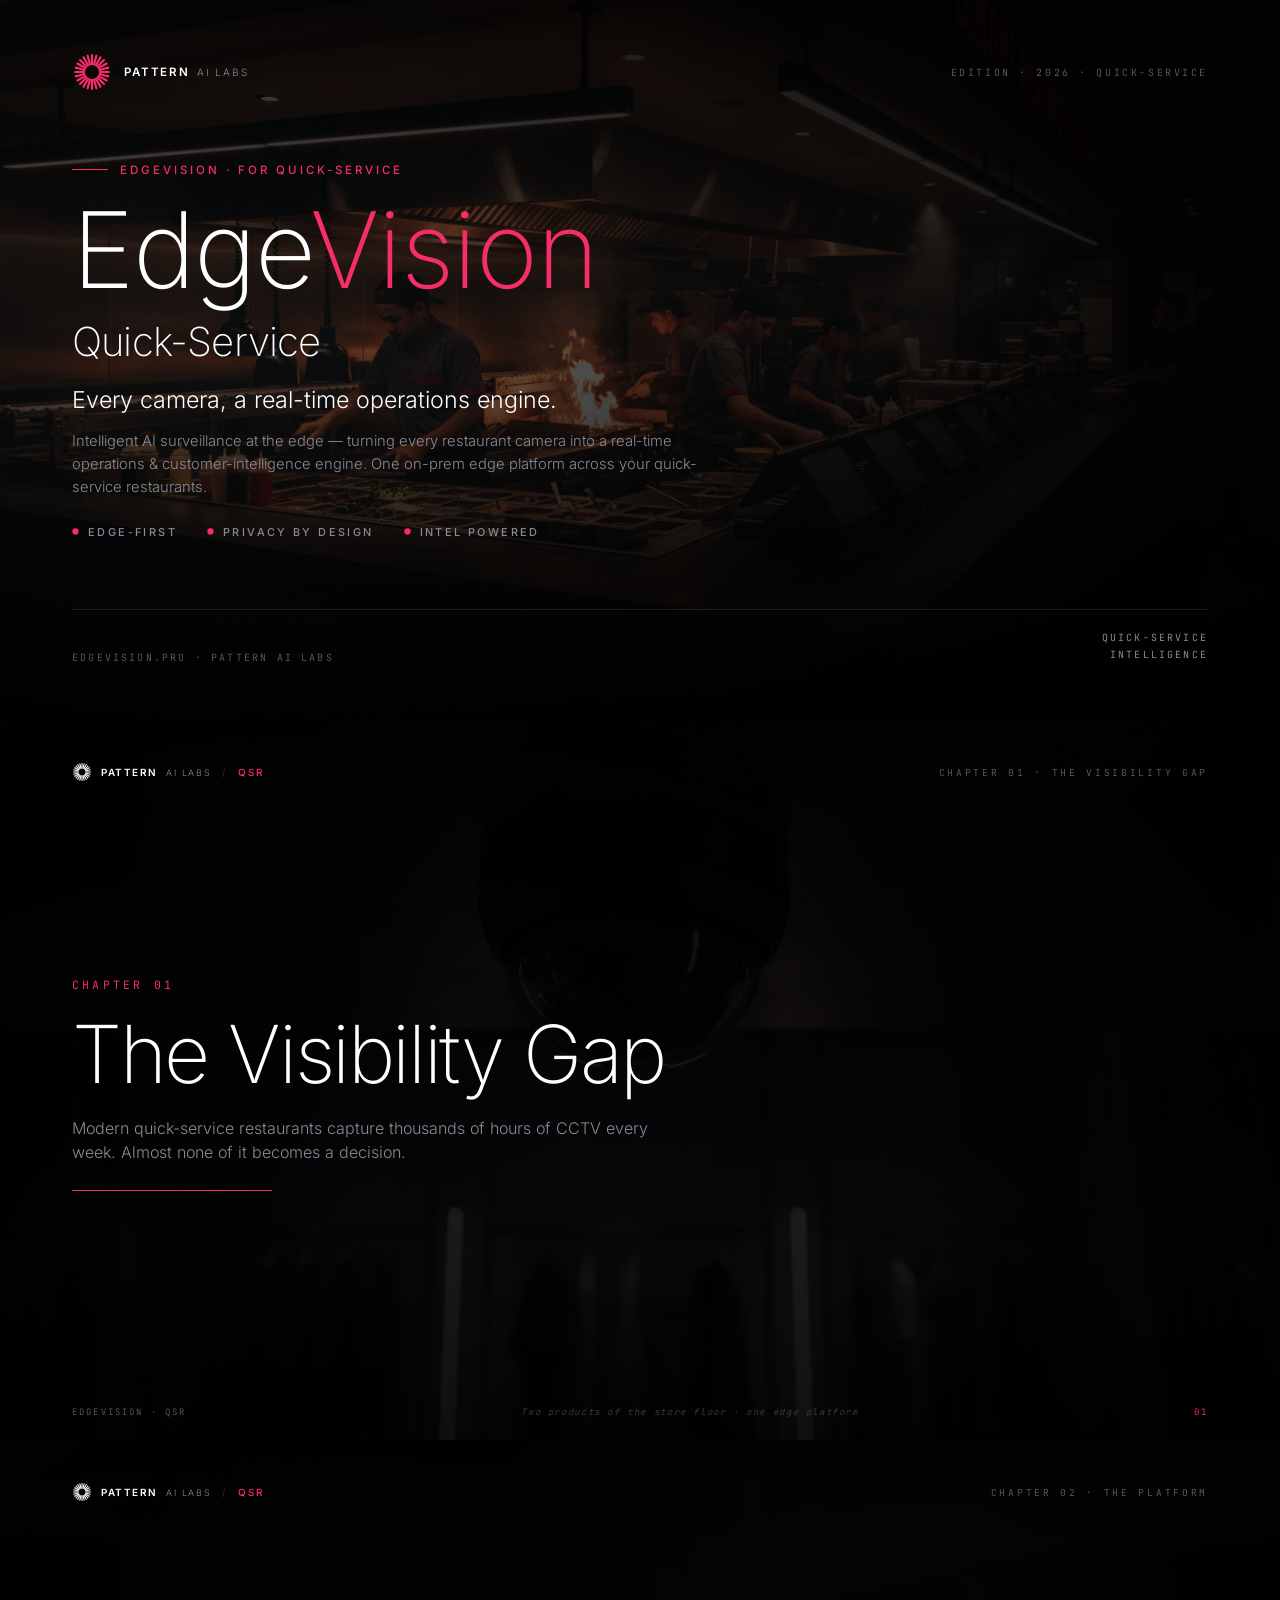
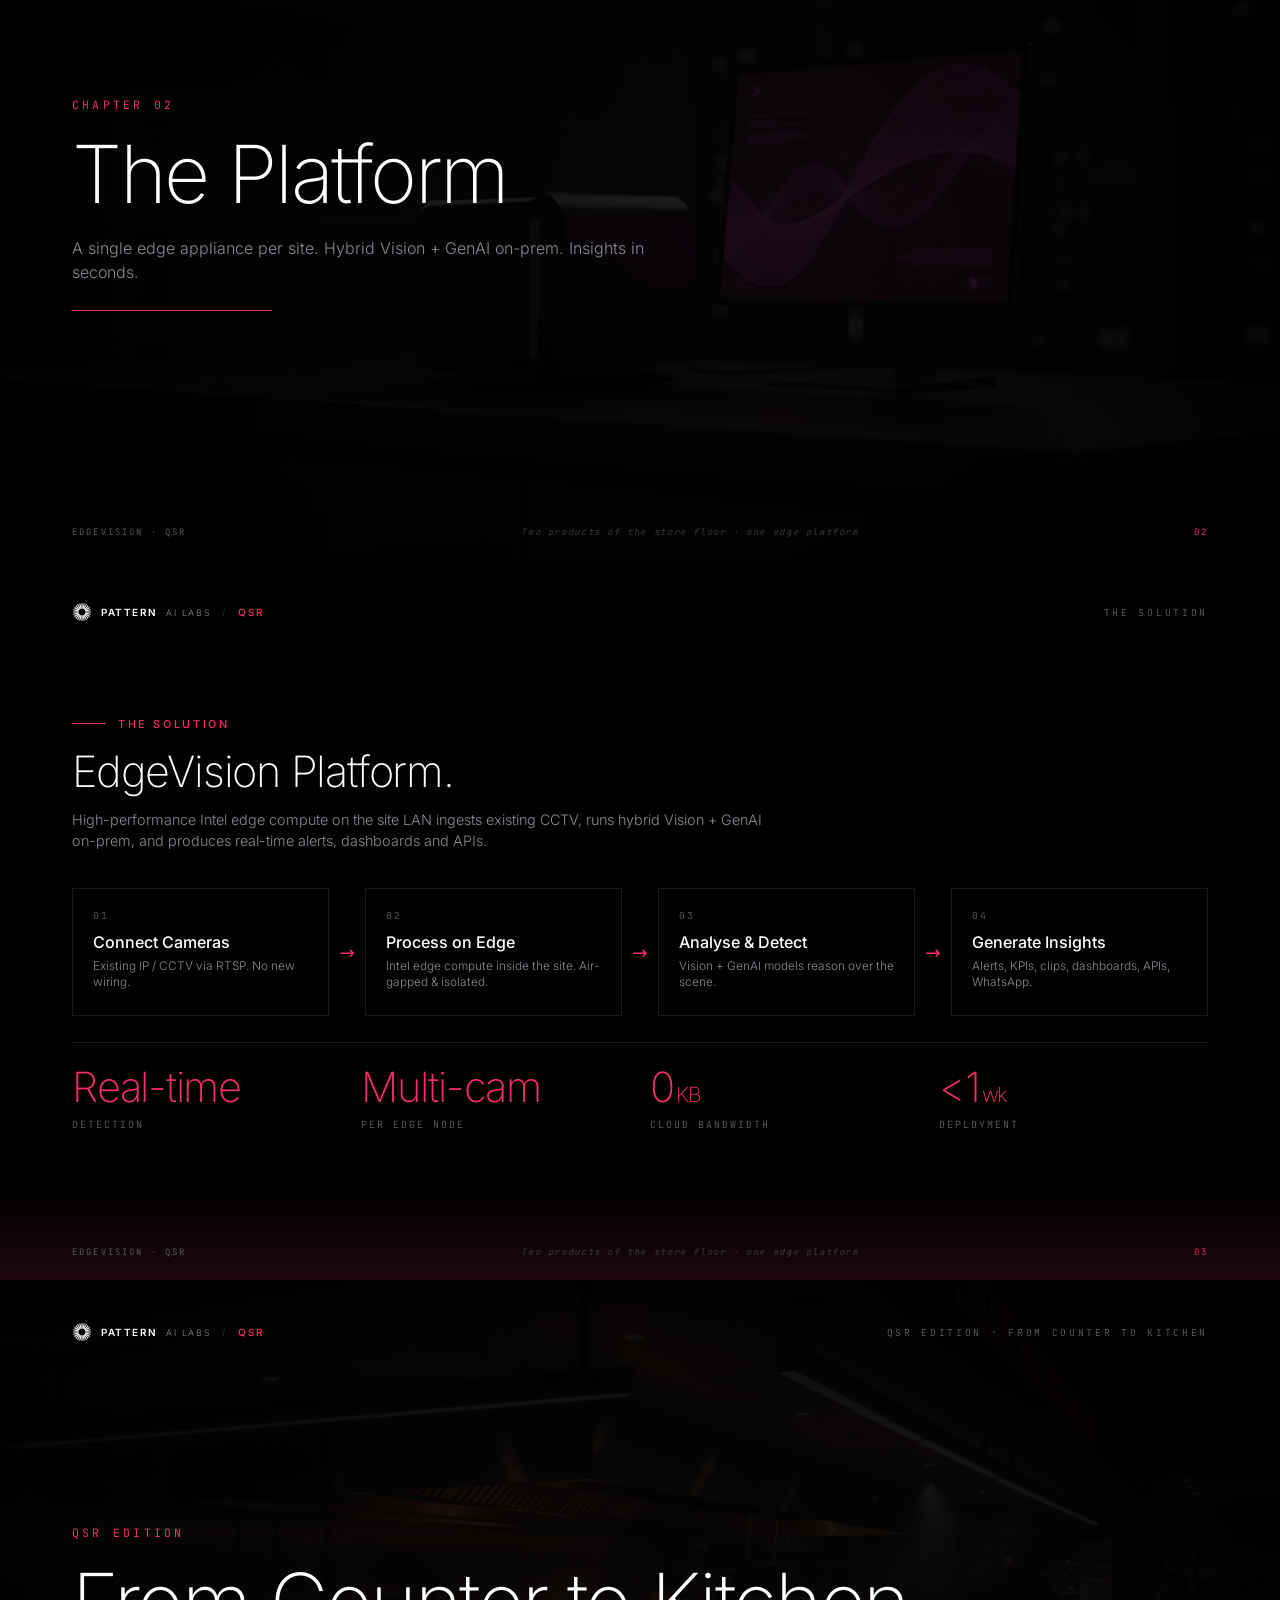
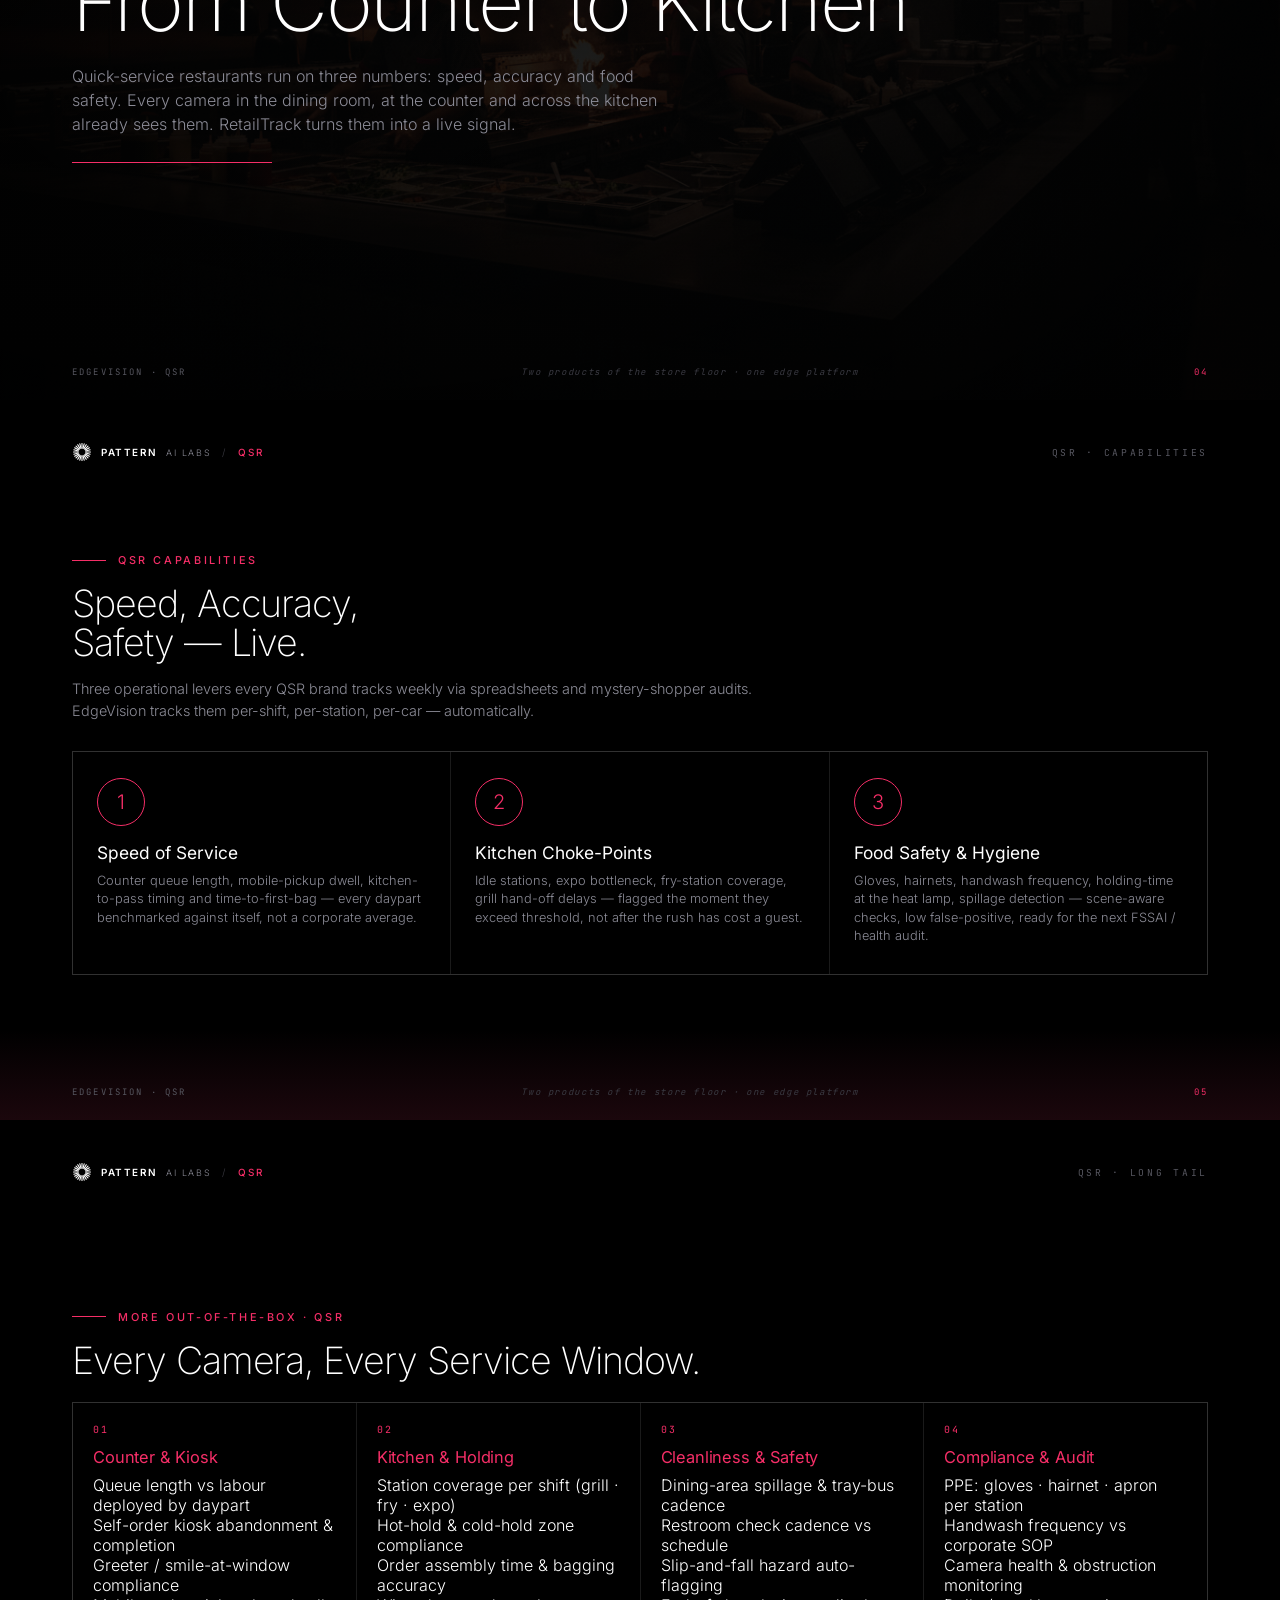
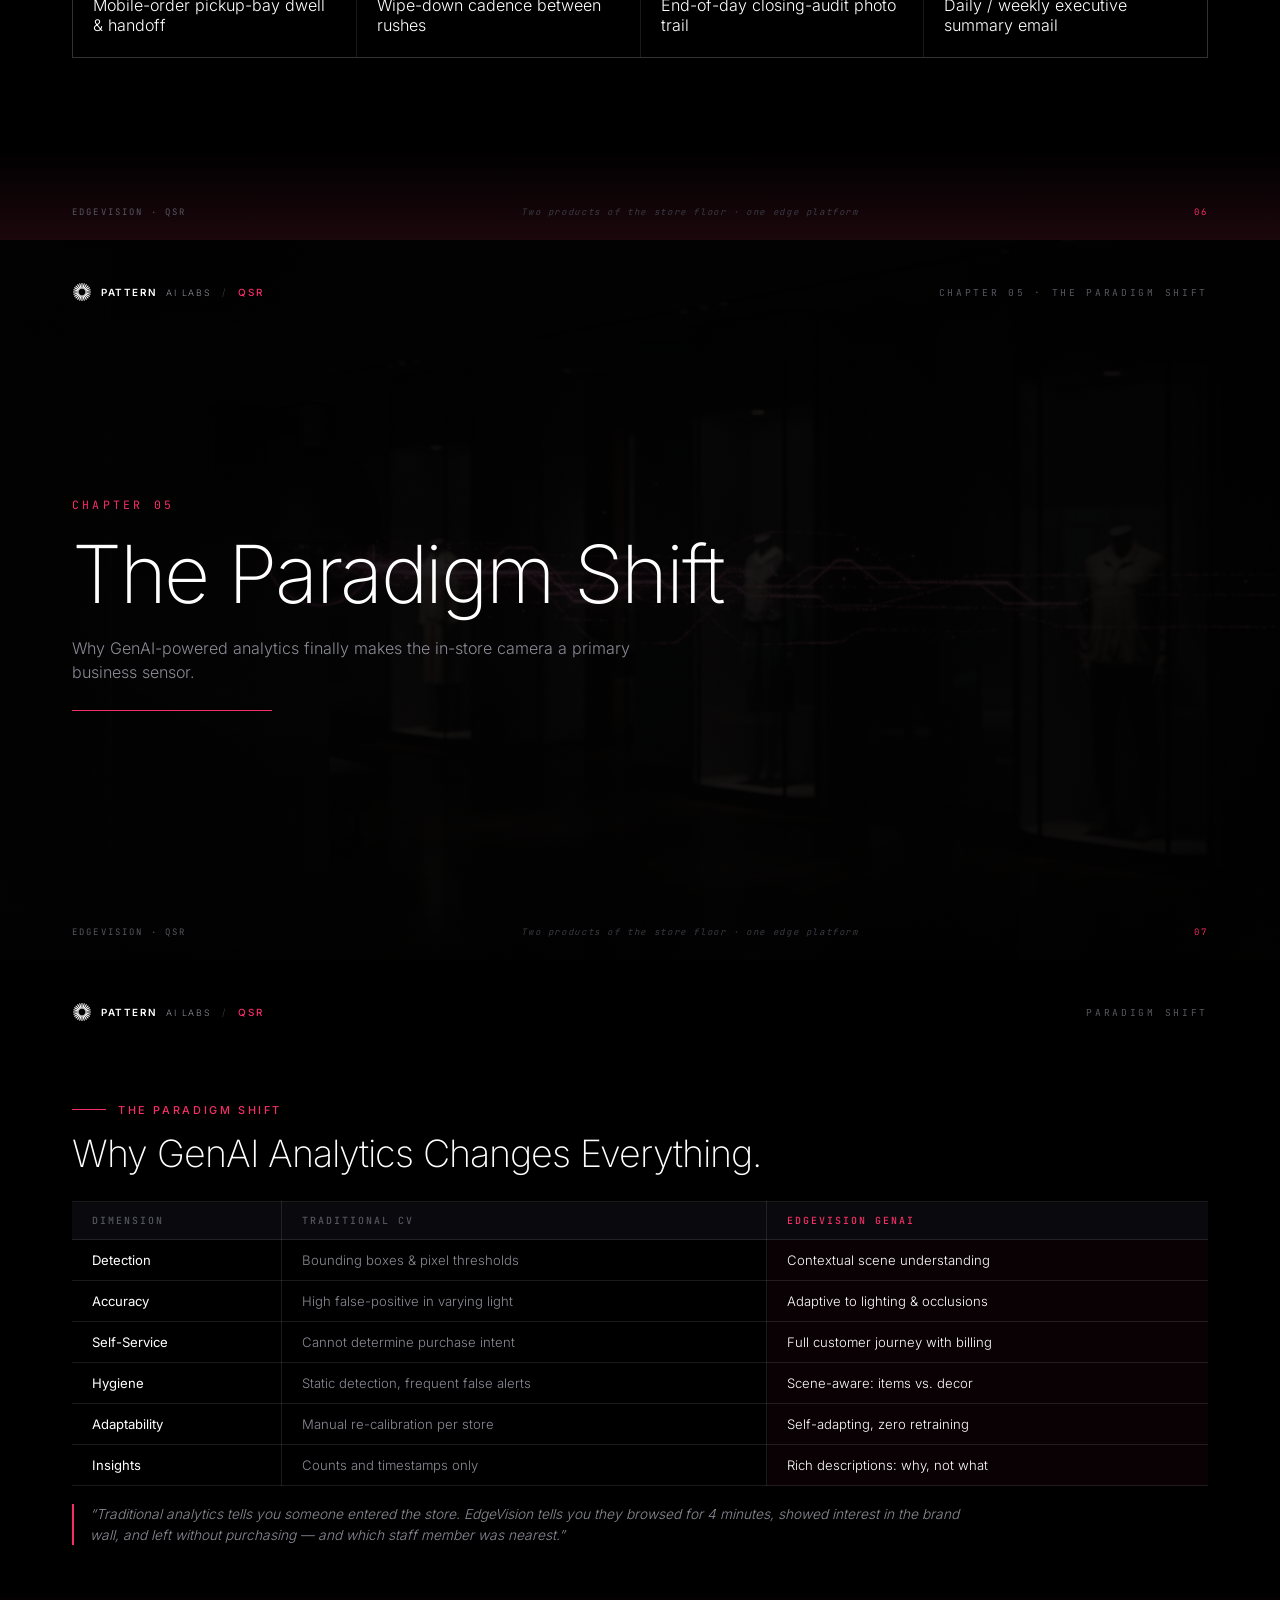
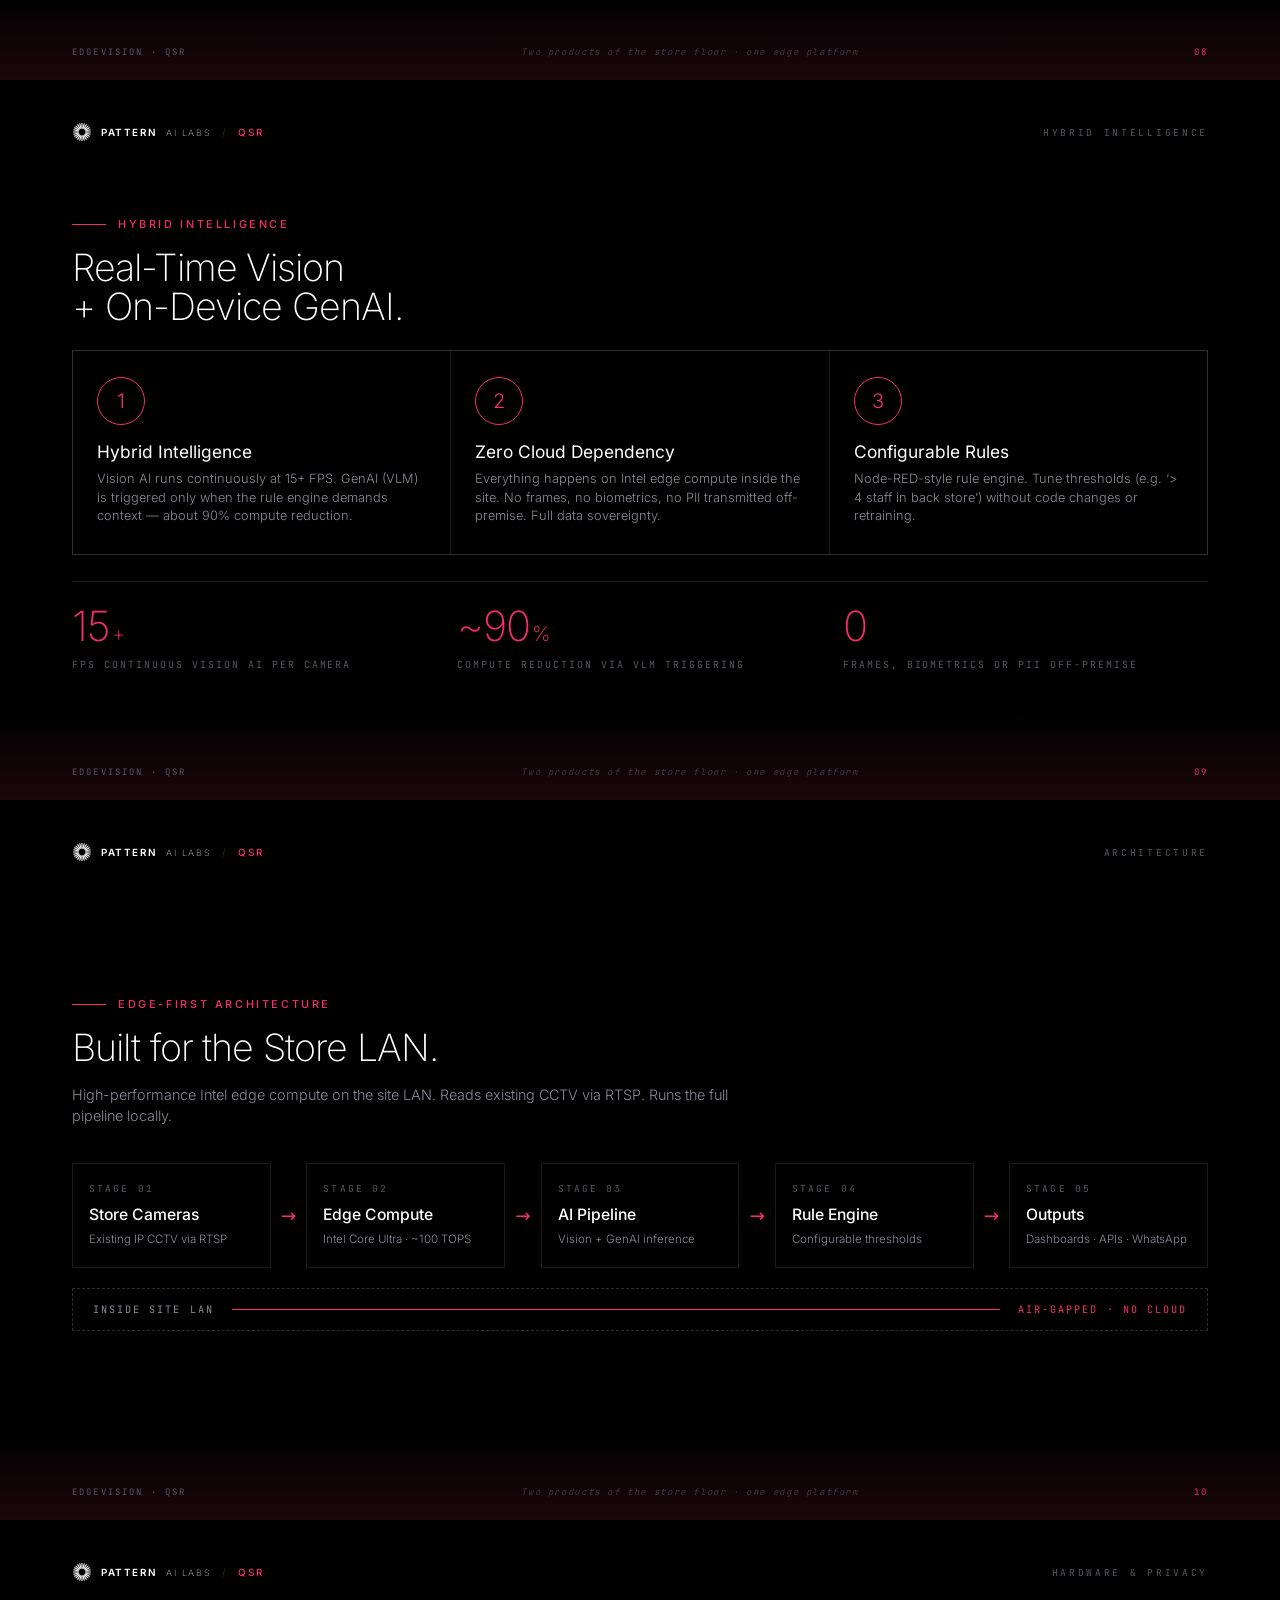
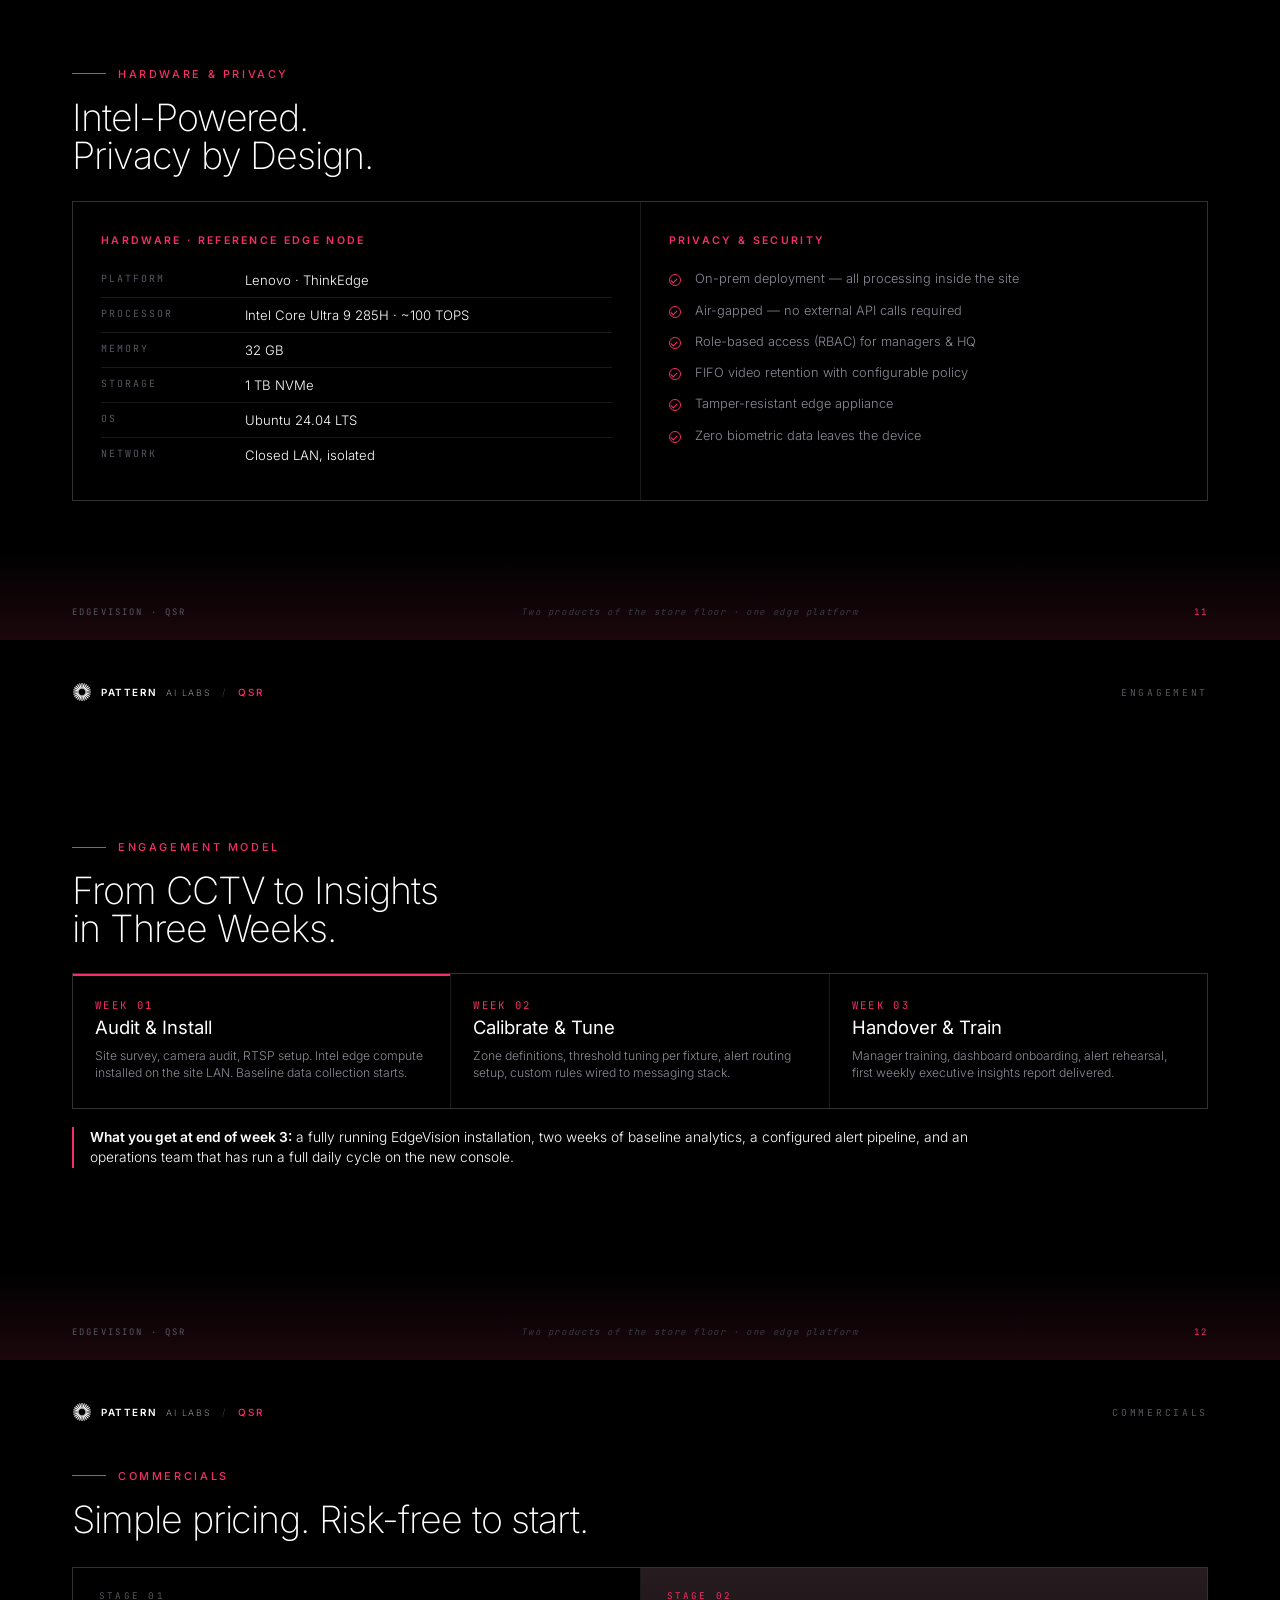
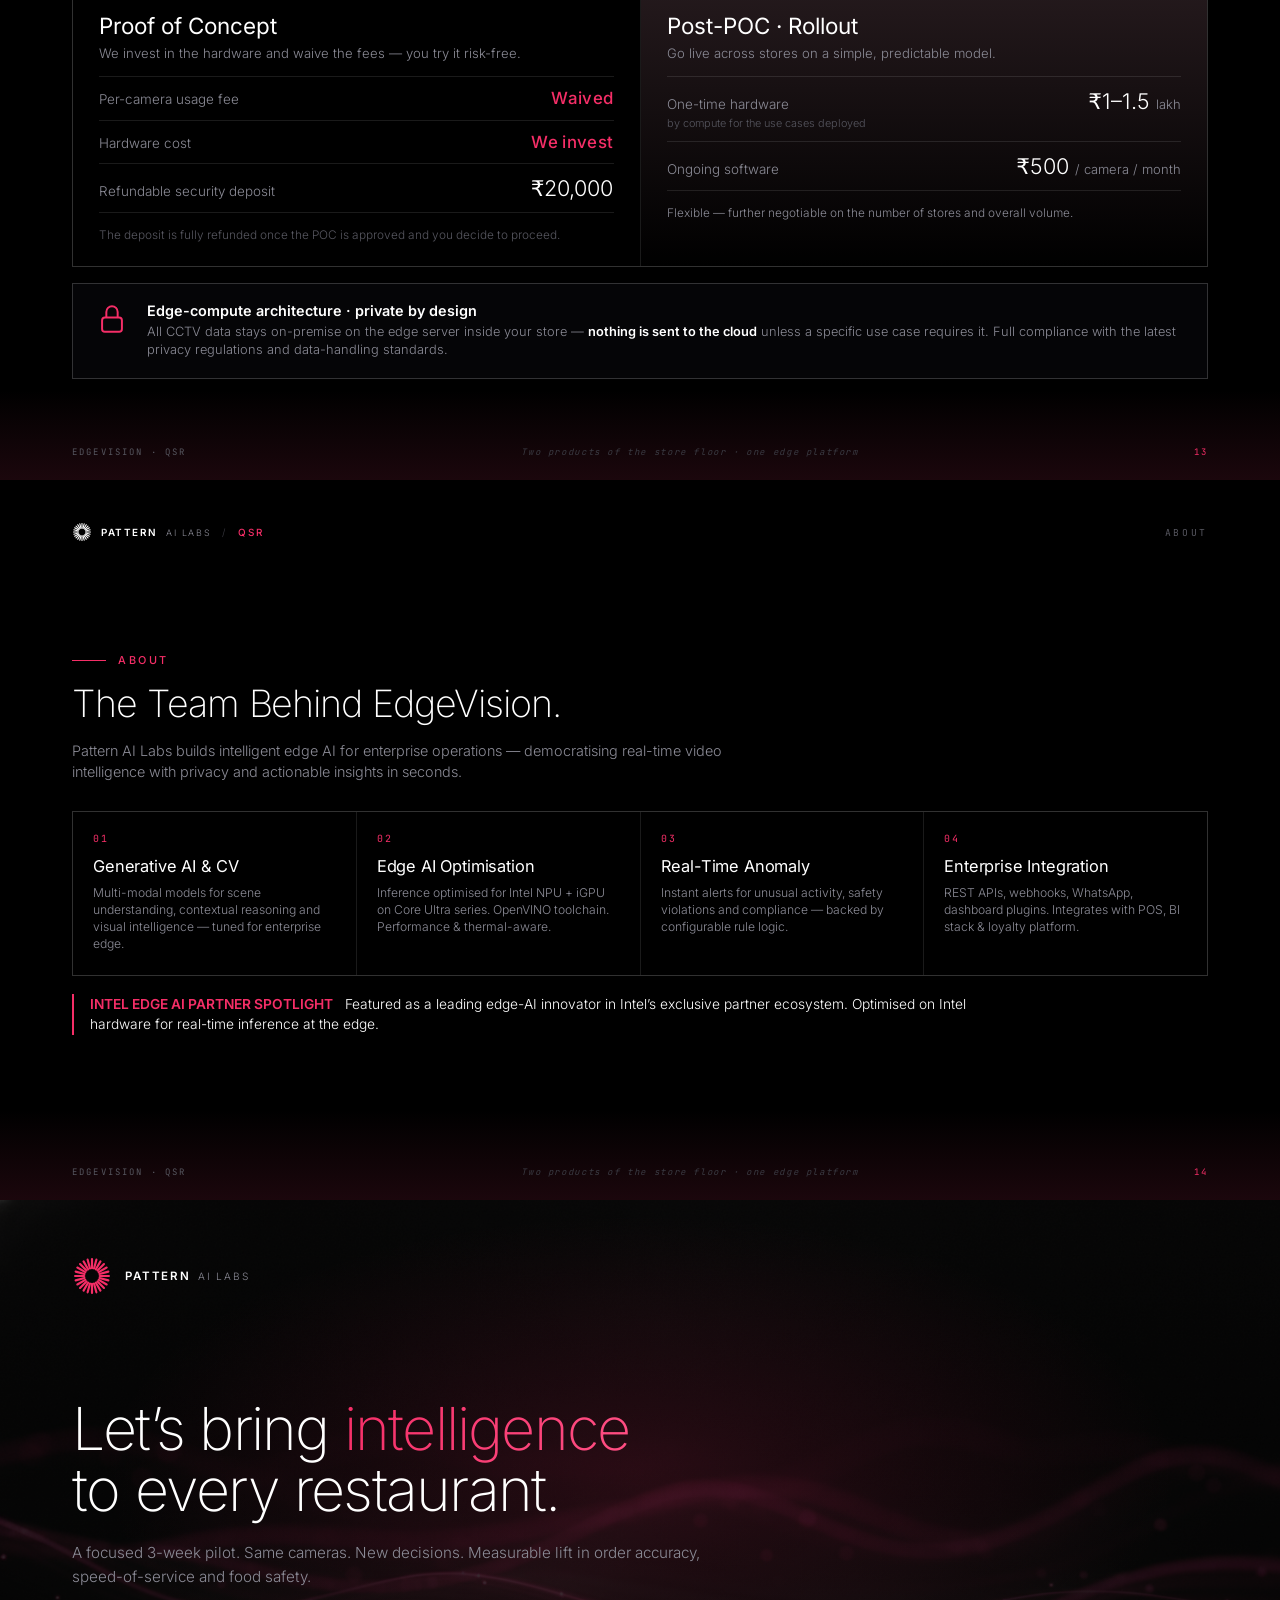
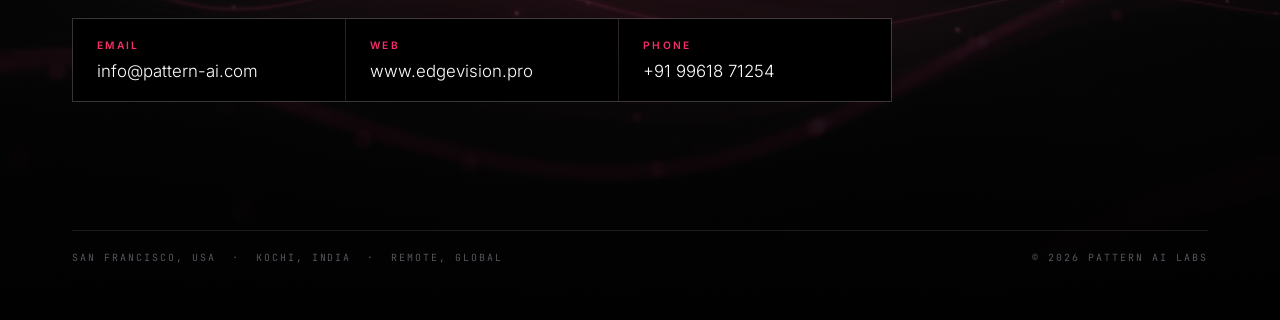
<file: deck/EdgeVision-QSR.html>
<!doctype html><html lang="en"><head><meta charset="utf-8"/><title>EdgeVision — QSR · Pattern AI Labs</title><link rel="stylesheet" href="fonts.css"/><style>/* ───────────────────────────────────────────────────────────
   EdgeVision Fabric Lens · Pattern AI Labs
   Deck design system — editorial dark · Inter Light · magenta
   16:9 print slides (1280×720)
   ─────────────────────────────────────────────────────────── */
:root{
  --bg:#000;--bg-2:#050507;--bg-3:#0A0A0E;
  --border:rgba(255,255,255,.10);--border-2:rgba(255,255,255,.18);
  --text:#fff;--text-dim:#8B8B96;--text-mute:#56565F;--text-faint:#3A3A42;
  --brand:#F52E67;--brand-2:#FF4F84;--brand-glow:rgba(245,46,103,.16);
  --maroon:#5A1729;--cyan:#5BC5E8;--amber:#F0B85A;
  --tx:'Inter',system-ui,sans-serif;--mono:'JetBrains Mono','SF Mono',Menlo,monospace;
}
@page{size:13.333in 7.5in;margin:0}
*,*::before,*::after{box-sizing:border-box}
html,body{margin:0;padding:0;background:#000}
body{font-family:var(--tx);font-weight:300;color:var(--text);-webkit-font-smoothing:antialiased;
  text-rendering:optimizeLegibility;-webkit-print-color-adjust:exact;print-color-adjust:exact;}
img{max-width:100%;display:block}
h1,h2,h3,h4{margin:0;line-height:1.06;color:#fff}
p{margin:0;color:var(--text-dim)}
b{font-weight:600;color:#fff}i{font-style:normal}
ul{margin:0;padding:0;list-style:none}

.mark{width:26px;height:26px;color:var(--brand);flex:0 0 auto}
.mark--sm{width:20px;height:20px;color:#fff}
.mark--lg{width:40px;height:40px;color:var(--brand)}
.grad{background:linear-gradient(115deg,var(--brand),var(--brand-2));-webkit-background-clip:text;
  background-clip:text;color:transparent;font-weight:200}

/* ─────────── SLIDE FRAME ─────────── */
.slide{position:relative;width:1280px;height:720px;overflow:hidden;background:var(--bg);
  padding:40px 72px 56px;display:flex;flex-direction:column;
  background-image:linear-gradient(0deg,rgba(90,23,41,.30),transparent 90px);
  page-break-after:always;break-after:page;}
.slide:last-child{page-break-after:auto;break-after:auto}
.slide__bg{position:absolute;inset:0;width:100%;height:100%;object-fit:cover;z-index:0}
.slide__body{position:relative;z-index:2;flex:1;display:flex;flex-direction:column;
  justify-content:center;min-height:0;padding:8px 0}

/* chrome + foot */
.chrome{position:relative;z-index:3;display:flex;align-items:center;justify-content:space-between;
  height:24px}
.chrome__brand{display:inline-flex;align-items:center;gap:9px;font-family:var(--tx);
  letter-spacing:.16em;text-transform:uppercase;font-size:.62rem}
.chrome__brand b{font-weight:600;color:#fff}
.chrome__brand i{font-weight:300;color:var(--text-dim);font-size:.9em}
.chrome__div{color:var(--text-faint);padding:0 2px}
.chrome__prod{font-weight:500;letter-spacing:.22em;color:var(--brand)}
.chrome__ctx{font-family:var(--mono);font-size:.6rem;letter-spacing:.28em;text-transform:uppercase;
  color:var(--text-mute)}
.foot{position:absolute;left:72px;right:72px;bottom:22px;z-index:3;display:flex;align-items:center;
  justify-content:space-between;font-family:var(--mono);font-size:.56rem;letter-spacing:.24em;
  text-transform:uppercase;color:var(--text-mute)}
.foot__mid{color:var(--text-faint);letter-spacing:.18em;text-transform:none;font-style:italic}
.foot__n{color:var(--brand)}

/* ─────────── TYPE ─────────── */
.eyebrow{display:inline-flex;align-items:center;gap:12px;margin:0 0 18px;color:var(--brand);
  font-size:.68rem;letter-spacing:.24em;text-transform:uppercase;font-weight:500}
.eyebrow::before{content:"";width:34px;height:1px;background:var(--brand);flex:0 0 auto}
.display{font-family:var(--tx);font-weight:200;letter-spacing:-.028em;line-height:1.02;
  font-size:2.7rem;color:#fff;margin:0 0 16px}
.display--mid{font-size:2.35rem}
.lede{font-size:.9rem;line-height:1.5;color:var(--text-dim);font-weight:300;max-width:78ch;margin:0 0 22px}
.lede b{color:#fff;font-weight:500}

/* ─────────── NUM-CARD GRID ─────────── */
.num-grid{display:grid;gap:1px;background:var(--border);border:1px solid var(--border);margin-top:6px}
.num-grid--2{grid-template-columns:repeat(2,1fr)}
.num-grid--3{grid-template-columns:repeat(3,1fr)}
.num-grid--4{grid-template-columns:repeat(4,1fr)}
.num-grid--5{grid-template-columns:repeat(5,1fr)}
.num-card{background:var(--bg);padding:20px 20px 22px}
.num-card__n{font-family:var(--mono);font-size:.62rem;letter-spacing:.22em;color:var(--brand);
  display:block;margin-bottom:12px}
.num-card h3{font-family:var(--tx);font-weight:400;font-size:1.02rem;letter-spacing:-.01em;
  margin:0 0 8px;color:#fff;line-height:1.15}
.num-card p{margin:0;font-size:.76rem;line-height:1.42;color:var(--text-dim)}
.num-card--brand h3{color:var(--brand)}
.num-grid--rows2 .num-card{padding:18px 20px 20px}
.num-grid--5 .num-card{padding:18px 15px 20px}
.num-grid--5 .num-card h3{font-size:.92rem}
.num-grid--5 .num-card p{font-size:.72rem}

/* cost chips */
.chips{display:flex;flex-wrap:wrap;gap:6px;margin-top:12px}
.chip{font-family:var(--mono);font-size:.56rem;letter-spacing:.14em;text-transform:uppercase;
  color:var(--brand-2);border:1px solid rgba(245,46,103,.35);border-radius:2px;padding:3px 7px}
.chips--stat .chip--stat{color:var(--text-dim);border-color:var(--border-2)}
.num-card--cost h3{color:#fff}

/* ─────────── CIRCLE CARDS ─────────── */
.circle-grid{display:grid;gap:1px;background:var(--border);border:1px solid var(--border);margin-top:8px}
.circle-grid--3{grid-template-columns:repeat(3,1fr)}
.circle-grid--5{grid-template-columns:repeat(5,1fr)}
.circ{background:var(--bg);padding:26px 24px 28px}
.circle-grid--5 .circ{padding:24px 16px}
.circ__n{display:grid;place-items:center;width:48px;height:48px;border:1.5px solid var(--brand);
  border-radius:50%;color:var(--brand);font-family:var(--tx);font-weight:300;font-size:1.25rem;margin:0 0 18px}
.circ h3{font-family:var(--tx);font-weight:400;font-size:1.08rem;margin:0 0 9px;color:#fff}
.circle-grid--5 .circ h3{font-size:.92rem}
.circ p{margin:0;font-size:.8rem;line-height:1.45;color:var(--text-dim)}
.circle-grid--5 .circ p{font-size:.72rem}

/* ─────────── PIPELINE ─────────── */
.pipeline{display:grid;align-items:stretch;gap:8px;margin-top:14px}
.pipeline--4{grid-template-columns:1fr auto 1fr auto 1fr auto 1fr}
.pipeline--6{grid-template-columns:1fr auto 1fr auto 1fr auto 1fr auto 1fr auto 1fr}
.pipe-card{padding:20px 20px 24px;border:1px solid var(--border);background:var(--bg);
  display:flex;flex-direction:column}
.pipe-card__n{font-family:var(--mono);font-size:.6rem;letter-spacing:.22em;color:var(--text-mute);
  display:block;margin-bottom:12px}
.pipe-card h3{font-family:var(--tx);font-weight:500;font-size:1rem;margin:0 0 7px;color:#fff}
.pipe-card p{margin:0;font-size:.74rem;line-height:1.4;color:var(--text-dim)}
.pipe-arrow{align-self:center;color:var(--brand);font-size:1.15rem;padding:0 2px}
.pipeline--6 .pipe-card{padding:16px 14px 18px}
.pipeline--6 .pipe-card h3{font-size:.9rem}
.pipeline--6 .pipe-card p{font-size:.68rem}

/* ─────────── STATS ─────────── */
.stats{display:grid;gap:20px;margin-top:26px;padding-top:24px;border-top:1px solid var(--border)}
.stats--3{grid-template-columns:repeat(3,1fr)}
.stats--4{grid-template-columns:repeat(4,1fr)}
.stats b{display:block;font-family:var(--tx);font-weight:200;font-size:2.6rem;letter-spacing:-.03em;
  line-height:1;color:var(--brand);margin-bottom:10px}
.stats b i{font-size:.5em;font-weight:200;margin-left:2px}
.stats span{display:block;font-family:var(--mono);font-size:.62rem;letter-spacing:.2em;
  text-transform:uppercase;color:var(--text-mute)}

/* ─────────── TWO-COL LENS ─────────── */
.two-col{display:grid;grid-template-columns:1fr 1fr;gap:1px;background:var(--border);
  border:1px solid var(--border);margin-top:10px}
.lens{background:var(--bg);padding:26px 28px 28px}
.lens__head{display:inline-flex;align-items:center;gap:10px;color:var(--brand);font-family:var(--tx);
  font-size:.66rem;letter-spacing:.22em;text-transform:uppercase;font-weight:600;margin:0 0 16px}
.lens h3{font-family:var(--tx);font-weight:300;font-size:1.1rem;margin:0 0 16px;color:#fff;line-height:1.25}
.dashlist li,.checklist li{position:relative;color:var(--text-dim);font-size:.8rem;line-height:1.35}
.dashlist li{padding:7px 0 7px 20px}
.dashlist li::before{content:"—";position:absolute;left:0;top:7px;color:var(--brand)}
.dashlist--tight li{padding:6px 0 6px 20px;font-size:.86rem}
.checklist li{padding:7px 0 7px 26px}
.checklist li::before{content:"";position:absolute;left:0;top:11px;width:12px;height:12px;
  border-radius:50%;border:1.2px solid var(--brand)}
.checklist li::after{content:"";position:absolute;left:3.5px;top:14px;width:4px;height:6px;
  border-right:1.4px solid var(--brand);border-bottom:1.4px solid var(--brand);transform:rotate(45deg)}

/* speclist */
.speclist{margin:0;padding:0}
.speclist div{display:grid;grid-template-columns:130px 1fr;gap:14px;padding:9px 0;
  border-bottom:1px solid var(--border)}
.speclist div:last-child{border-bottom:0}
.speclist dt{font-family:var(--mono);font-size:.62rem;letter-spacing:.2em;color:var(--text-mute);
  text-transform:uppercase}
.speclist dd{margin:0;color:#fff;font-size:.82rem}

/* ─────────── PULLQUOTE ─────────── */
.pullquote{display:flex;gap:16px;margin:18px 0 0;font-size:.86rem;line-height:1.5;color:var(--text)}
.pullquote__bar{flex:0 0 auto;width:2px;background:var(--brand);align-self:stretch}
.pullquote b{color:#fff}.pullquote i{font-style:italic;color:var(--text-dim)}
.pullquote span:last-child{max-width:100ch}

/* ─────────── TIMELINE ─────────── */
.timeline{display:grid;align-items:stretch;gap:6px;margin-top:12px}
.timeline--5{grid-template-columns:repeat(5,1fr)}
.tl-card{padding:20px 18px 22px;border:1px solid var(--border);background:var(--bg);
  display:flex;flex-direction:column}
.tl-card header{display:flex;justify-content:space-between;align-items:center;margin-bottom:14px;
  font-family:var(--mono);font-size:.62rem;letter-spacing:.16em}
.tl-card__n{color:var(--text-mute)}.tl-card__t{color:var(--brand)}
.tl-card h3{font-family:var(--tx);font-weight:300;font-size:1.15rem;margin:0 0 8px}
.tl-card p{margin:0;font-size:.74rem;color:var(--text-dim)}

/* ─────────── FUSION ─────────── */
.fusion{display:grid;grid-template-columns:repeat(3,1fr);gap:1px;background:var(--border);
  border:1px solid var(--border);margin-top:10px;position:relative}
.fusion__card{background:var(--bg);padding:22px 22px 26px}
.fusion__h{font-family:var(--mono);font-size:.66rem;letter-spacing:.2em;color:var(--brand);margin:0 0 10px}
.fusion__p{margin:0;font-size:.8rem;line-height:1.45;color:var(--text-dim)}
.fusion__core{grid-column:1/-1;background:linear-gradient(180deg,rgba(245,46,103,.08),var(--bg));
  padding:18px 22px;display:flex;align-items:baseline;gap:14px;border-top:1px solid var(--border)}
.fusion__core span{font-family:var(--mono);font-size:.7rem;letter-spacing:.22em;color:var(--brand);font-weight:500}
.fusion__core i{font-size:.8rem;color:var(--text-dim)}

/* ─────────── ZONES ─────────── */
.zones{display:grid;grid-template-columns:repeat(3,1fr);gap:1px;background:var(--border);
  border:1px solid var(--border);margin-top:8px}
.zone{background:var(--bg);padding:22px 22px 24px}
.zone__n{font-family:var(--mono);font-size:.62rem;letter-spacing:.22em;color:var(--brand);display:block;margin-bottom:12px}
.zone__h{font-family:var(--tx);font-weight:400;font-size:1.05rem;color:#fff;margin:0 0 3px}
.zone__s{font-family:var(--mono);font-size:.6rem;letter-spacing:.14em;text-transform:uppercase;
  color:var(--text-mute);margin:0 0 14px}
.zone ul li{position:relative;padding:5px 0 5px 16px;font-size:.76rem;color:var(--text-dim);line-height:1.35}
.zone ul li::before{content:"•";position:absolute;left:2px;top:5px;color:var(--brand)}

/* ─────────── CMP TABLE ─────────── */
.cmp{width:100%;border-collapse:collapse;margin-top:12px}
.cmp th,.cmp td{padding:12px 20px;text-align:left;border-bottom:1px solid var(--border);
  border-right:1px solid var(--border);font-size:.82rem;color:var(--text-dim)}
.cmp th:last-child,.cmp td:last-child{border-right:0}
.cmp thead th{background:var(--bg-3);font-family:var(--mono);font-size:.62rem;letter-spacing:.2em;
  color:var(--text-mute);text-transform:uppercase;font-weight:500;border-top:1px solid var(--border)}
.cmp thead th.cmp__hi{color:var(--brand)}
.cmp td:first-child{color:#fff;font-weight:400}
.cmp td.cmp__hi{color:#fff;background:rgba(245,46,103,.04)}

/* ─────────── LAN BAR ─────────── */
.lan-bar{display:grid;grid-template-columns:auto 1fr auto;align-items:center;gap:18px;margin-top:22px;
  padding:14px 20px;border:1px dashed var(--border-2);font-family:var(--mono);font-size:.64rem;letter-spacing:.2em}
.lan-bar__l{color:var(--text-dim)}.lan-bar__line{height:1px;background:var(--brand)}.lan-bar__r{color:var(--brand)}

/* ─────────── WEEKS ─────────── */
.weeks{display:grid;gap:1px;background:var(--border);border:1px solid var(--border);margin-top:8px}
.weeks--4{grid-template-columns:repeat(4,1fr)}
.week{background:var(--bg);padding:22px 22px 26px;border-top:2px solid transparent}
.week--first{border-top-color:var(--brand)}
.week__n{display:block;font-family:var(--mono);font-size:.66rem;letter-spacing:.22em;color:var(--brand);margin-bottom:6px}
.week__wk{display:block;font-family:var(--mono);font-size:.58rem;letter-spacing:.14em;color:var(--text-mute);margin-bottom:16px}
.week h3{font-family:var(--tx);font-weight:400;font-size:1.15rem;color:#fff;margin:0 0 10px}
.week p{margin:0;font-size:.76rem;line-height:1.42;color:var(--text-dim)}

/* ─────────── SPLIT ─────────── */
.split{display:grid;grid-template-columns:1fr 1.02fr;gap:44px;align-items:center;margin-top:4px}
.split__copy{min-width:0}
.split__media{position:relative;overflow:hidden;border:1px solid var(--border);aspect-ratio:16/10}
.split__media img{width:100%;height:100%;object-fit:cover;filter:brightness(.62) saturate(.92)}
.mediacap{position:absolute;left:14px;top:14px;font-family:var(--mono);font-size:.56rem;
  letter-spacing:.2em;color:#fff;background:rgba(0,0,0,.55);padding:5px 9px}
.split--after{margin-top:16px}

/* ─────────── COVER ─────────── */
.slide--cover{padding:0;overflow:hidden}
.cover__veil{position:absolute;inset:0;z-index:1;background:
  radial-gradient(75% 65% at 22% 55%,transparent,rgba(0,0,0,.86)),
  linear-gradient(180deg,rgba(0,0,0,.55),rgba(0,0,0,.45) 45%,rgba(0,0,0,.9))}
.cover__inner{position:relative;z-index:2;height:100%;padding:52px 72px 56px;display:flex;flex-direction:column}
.cover__top{display:flex;align-items:center;gap:12px}
.cover__brandtxt{font-family:var(--tx);letter-spacing:.16em;text-transform:uppercase;font-size:.72rem;display:inline-flex;gap:7px;align-items:baseline}
.cover__brandtxt b{font-weight:600;color:#fff}.cover__brandtxt i{font-weight:300;color:var(--text-dim);font-size:.88em}
.cover__edition{margin-left:auto;font-family:var(--mono);font-size:.62rem;letter-spacing:.26em;color:var(--text-mute)}
.cover__eyebrow{margin:auto 0 20px;color:var(--brand);font-size:.72rem;letter-spacing:.26em;
  text-transform:uppercase;font-weight:500;display:inline-flex;align-items:center;gap:12px}
.cover__eyebrow::before{content:"";width:36px;height:1px;background:var(--brand)}
.cover__wordmark{font-family:var(--tx);font-weight:200;line-height:1.0;letter-spacing:-.04em;margin:0 0 22px}
.cover__wordmark .w-edge{font-size:6.6rem;color:#fff}
.cover__wordmark .w-vision{font-size:6.6rem;color:var(--brand)}
.cover__wordmark .w-sub{display:block;font-size:2.5rem;font-weight:200;letter-spacing:-.02em;
  line-height:1.1;color:#fff;margin-top:18px}
.cover__tag{font-family:var(--tx);font-weight:300;font-size:1.45rem;color:#fff;margin:0 0 16px}
.cover__sub{font-size:.92rem;line-height:1.55;color:var(--text-dim);max-width:70ch;margin:0 0 26px}
.cover__tags{display:flex;gap:30px;margin:0 0 auto;font-size:.68rem;letter-spacing:.22em;
  text-transform:uppercase;color:var(--text-dim)}
.cover__tags li{display:inline-flex;align-items:center;gap:9px;font-weight:500}
.cover__tags i{display:inline-block;flex:0 0 auto;width:7px;height:7px;border-radius:50%;background:var(--brand);box-shadow:0 0 8px var(--brand)}
.cover__foot{display:flex;justify-content:space-between;align-items:flex-end;font-family:var(--mono);
  font-size:.62rem;letter-spacing:.22em;color:var(--text-mute);text-transform:uppercase;
  border-top:1px solid var(--border);padding-top:20px}
.cover__sigil{text-align:right;line-height:1.7;color:var(--text-dim)}

/* ─────────── CLOSING ─────────── */
.slide--closing{padding:0;overflow:hidden}
.closing__veil{position:absolute;inset:0;z-index:1;background:
  radial-gradient(70% 60% at 50% 38%,rgba(245,46,103,.14),transparent 60%),
  linear-gradient(180deg,rgba(0,0,0,.72),rgba(0,0,0,.82) 50%,rgba(0,0,0,.95))}
.closing__inner{position:relative;z-index:2;height:100%;padding:56px 72px;display:flex;flex-direction:column}
.closing__brand{display:flex;align-items:center;gap:13px;margin-bottom:auto}
.closing__head{font-family:var(--tx);font-weight:200;font-size:3.7rem;line-height:1.04;
  letter-spacing:-.03em;color:#fff;margin:0 0 20px}
.closing__sub{font-size:.95rem;line-height:1.55;color:var(--text-dim);max-width:74ch;margin:0 0 30px}
.contact{display:grid;grid-template-columns:repeat(3,1fr);gap:1px;background:var(--border);
  border:1px solid var(--border);margin:0 0 26px;max-width:820px}
.contact__card{background:var(--bg);padding:20px 24px;display:flex;flex-direction:column;gap:10px}
.contact__h{font-family:var(--tx);font-size:.64rem;letter-spacing:.22em;color:var(--brand);
  text-transform:uppercase;font-weight:600}
.contact__v{font-family:var(--tx);font-weight:300;font-size:1.05rem;color:#fff}
.closing__foot{display:flex;justify-content:space-between;margin-top:auto;padding-top:20px;
  border-top:1px solid var(--border);font-family:var(--mono);font-size:.62rem;letter-spacing:.2em;color:var(--text-mute)}

/* ─────────── split helpers (image-rich content slides) ─────────── */
.minihead{font-family:var(--tx);font-size:.64rem;letter-spacing:.22em;text-transform:uppercase;
  color:var(--brand);font-weight:600;margin:14px 0 2px}
.minihead:first-child{margin-top:2px}
.dashlist--split li{padding:5px 0 5px 20px;font-size:.82rem;line-height:1.35}
.dashlist--split li b{color:#fff;font-weight:500}
.split--tall .split__media{aspect-ratio:4/5}

/* ═══════════ Retail & QSR comprehensive deck — extra components ═══════════ */
/* Chapter divider slides */
.slide--divider .slide__body{justify-content:center}
.divider__num{font-family:var(--mono);font-size:.72rem;letter-spacing:.28em;color:var(--brand);
  text-transform:uppercase;margin:0 0 22px}
.divider__title{font-family:var(--tx);font-weight:200;letter-spacing:-.03em;line-height:1;
  font-size:5rem;color:#fff;margin:0 0 22px}
.divider__sub{font-size:1rem;line-height:1.5;color:var(--text-dim);max-width:60ch;margin:0 0 26px}
.divider__rule{width:200px;height:1px;background:var(--brand)}
.slide--divider .slide__bg{filter:brightness(.42) saturate(.9)}
.slide--divider .divveil{position:absolute;inset:0;z-index:1;background:
  radial-gradient(80% 70% at 25% 55%,transparent,rgba(0,0,0,.8)),
  linear-gradient(90deg,rgba(0,0,0,.85),rgba(0,0,0,.35))}

/* 5-stage pipeline */
.pipeline--5{grid-template-columns:1fr auto 1fr auto 1fr auto 1fr auto 1fr}
.pipeline--5 .pipe-card{padding:18px 16px 20px}
.pipeline--5 .pipe-card h3{font-size:.98rem}
.pipeline--5 .pipe-card p{font-size:.72rem}
.lan-bar--wide{margin-top:20px}

/* Operations console */
.console{display:grid;grid-template-columns:.85fr 1.5fr 1.15fr;gap:1px;background:var(--border);
  border:1px solid var(--border);margin-top:14px}
.console>div{background:var(--bg);padding:22px 22px;display:flex;flex-direction:column}
.console label{font-family:var(--mono);font-size:.58rem;letter-spacing:.22em;color:var(--text-mute);
  text-transform:uppercase;margin-bottom:10px;display:block}
.console__stats{gap:14px}
.console__stats .kv+.kv{border-top:1px solid var(--border);padding-top:12px}
.console__stats b{font-family:var(--tx);font-weight:300;font-size:1.5rem;color:#fff;line-height:1;display:block}
.bars{display:grid;grid-template-columns:repeat(12,1fr);align-items:end;gap:5px;height:150px;margin-bottom:8px}
.bars i{height:var(--h);background:var(--text-faint)}
.bars i.hi{background:var(--brand)}
.bars__axis{display:flex;justify-content:space-between;font-family:var(--mono);font-size:.56rem;
  letter-spacing:.14em;color:var(--text-mute)}
.alerts{list-style:none;padding:0;margin:0;display:grid;gap:11px}
.alerts li{display:flex;align-items:center;gap:10px;font-size:.82rem;color:var(--text);
  padding-bottom:11px;border-bottom:1px solid var(--border)}
.alerts li:last-child{border:0;padding-bottom:0}
.dot{width:6px;height:6px;border-radius:50%;background:var(--text-mute);flex:0 0 auto}
.dot--b{background:var(--brand);box-shadow:0 0 8px var(--brand)}
.cam-strip{display:grid;grid-template-columns:repeat(6,1fr);gap:1px;background:var(--border);
  border:1px solid var(--border);border-top:0}
.cam-strip span{background:var(--bg);padding:14px 12px;font-family:var(--mono);font-size:.6rem;
  letter-spacing:.2em;color:var(--text-mute)}

/* Detection figure with overlay chips */
.detfig{position:relative;margin-top:12px;border:1px solid var(--border);overflow:hidden;aspect-ratio:24/9}
.detfig img{width:100%;height:100%;object-fit:cover;filter:brightness(.5)}
.det-chip{position:absolute;font-family:var(--mono);font-size:.62rem;letter-spacing:.16em;
  background:rgba(0,0,0,.6);padding:6px 10px;color:#fff;display:inline-flex;align-items:center;gap:7px}
.det-chip--cam{top:14px;left:14px}
.det-chip--rec{top:14px;right:14px;color:var(--brand)}
.det-chip--key{bottom:14px;left:14px}
.det-chip--note{bottom:14px;right:14px;color:var(--text-dim)}
.sq{width:11px;height:11px;display:inline-block}.sq--s{background:var(--amber)}.sq--c{background:var(--cyan)}

/* Heat mapping: image + bars */
.heat{display:grid;grid-template-columns:1.35fr 1fr;gap:1px;background:var(--border);
  border:1px solid var(--border);margin-top:12px}
.heat__img{position:relative;background:var(--bg)}
.heat__img img{width:100%;height:100%;object-fit:cover}
.heat__cap{position:absolute;top:14px;left:14px;font-family:var(--mono);font-size:.58rem;
  letter-spacing:.2em;color:#fff;background:rgba(0,0,0,.5);padding:5px 9px}
.heat__bars{background:var(--bg);padding:24px 24px;display:flex;flex-direction:column}
.hbar{display:grid;grid-template-columns:1fr 44px;align-items:center;gap:3px 10px;padding:9px 0;
  border-bottom:1px solid var(--border)}
.hbar__l{font-size:.82rem;color:#fff}
.hbar__v{text-align:right;font-family:var(--mono);font-size:.74rem;color:var(--text-dim)}
.hbar__t{grid-column:1/-1;height:4px;background:var(--bg-3);position:relative}
.hbar__t i{position:absolute;left:0;top:0;height:100%;background:var(--brand)}
.heat__fine{margin-top:16px;font-size:.74rem;color:var(--text-mute)}

/* Shift chart (per-staff activity tracks) */
.shift{margin-top:12px;padding:22px 24px;border:1px solid var(--border);background:var(--bg-2)}
.shift label{display:block;font-family:var(--mono);font-size:.62rem;letter-spacing:.22em;
  color:var(--text-mute);margin-bottom:16px}
.track{display:grid;grid-template-columns:110px 1fr;gap:12px;align-items:center;padding:4px 0}
.track>span{font-family:var(--mono);font-size:.68rem;color:var(--text-dim)}
.trackbar{position:relative;height:13px;background:var(--bg-3)}
.seg{position:absolute;top:0;bottom:0}
.seg--b{background:var(--brand)}.seg--w{background:#fff}.seg--g{background:#6c6c75}
.seg--a{background:var(--amber)}.seg--m{background:var(--maroon)}

/* two-col checklist head with round check */
.lens__head--ck{gap:9px}

/* 4-column circle grid (Customer Analytics Elaborated) */
.circle-grid--4{grid-template-columns:repeat(4,1fr)}
.circle-grid--4 .circ{padding:24px 20px 26px}
.circle-grid--4 .circ__n{width:44px;height:44px;font-size:1.15rem;margin-bottom:14px}
.circle-grid--4 .circ h3{font-size:1rem}
.circle-grid--4 .circ p{font-size:.76rem}

/* ═══════════ Intel Event Edition — simple / non-technical layouts ═══════════ */
/* Big statement slides (hook / idea) */
.slide--statement .slide__body{justify-content:center}
.statement__eye{font-family:var(--mono);font-size:.7rem;letter-spacing:.28em;color:var(--brand);
  text-transform:uppercase;margin:0 0 24px}
.statement__lead{font-family:var(--tx);font-weight:200;letter-spacing:-.03em;line-height:1.02;
  font-size:4.1rem;color:#fff;margin:0 0 22px;max-width:20ch}
.statement__sub{font-size:1.15rem;line-height:1.5;color:var(--text-dim);max-width:60ch;font-weight:300}
.statement__sub b{color:#fff;font-weight:500}
.slide--statement .slide__bg{filter:brightness(.4) saturate(.9)}
.slide--statement .divveil{position:absolute;inset:0;z-index:1;background:
  radial-gradient(85% 75% at 22% 55%,transparent,rgba(0,0,0,.82)),
  linear-gradient(90deg,rgba(0,0,0,.88),rgba(0,0,0,.3))}

/* Value tiles (icon + big word + line) */
.vtiles{display:grid;grid-template-columns:repeat(4,1fr);gap:1px;background:var(--border);
  border:1px solid var(--border);margin-top:20px}
.vtile{background:var(--bg);padding:30px 26px 34px;display:flex;flex-direction:column;gap:14px}
.vtile__ic{width:46px;height:46px;color:var(--brand)}
.vtile__ic svg{width:100%;height:100%;stroke:currentColor;fill:none;stroke-width:1.4}
.vtile h3{font-family:var(--tx);font-weight:400;font-size:1.35rem;color:#fff;margin:0}
.vtile p{font-size:.86rem;line-height:1.45;color:var(--text-dim);margin:0}

/* Icon steps row (how it works) */
.steps{display:grid;grid-template-columns:1fr auto 1fr auto 1fr auto 1fr;align-items:stretch;
  gap:8px;margin-top:22px}
.step{background:var(--bg);border:1px solid var(--border);padding:26px 22px 30px;display:flex;flex-direction:column;gap:14px}
.step__ic{width:42px;height:42px;color:var(--brand)}
.step__ic svg{width:100%;height:100%;stroke:currentColor;fill:none;stroke-width:1.4}
.step__n{font-family:var(--mono);font-size:.62rem;letter-spacing:.22em;color:var(--text-mute)}
.step h3{font-family:var(--tx);font-weight:500;font-size:1.12rem;color:#fff;margin:0}
.step p{font-size:.82rem;line-height:1.45;color:var(--text-dim);margin:0}
.step-arrow{align-self:center;color:var(--brand);font-size:1.3rem}
.steps-note{margin-top:20px;font-family:var(--mono);font-size:.72rem;letter-spacing:.14em;
  color:var(--text-dim);display:flex;align-items:center;gap:12px}
.steps-note::before{content:"";width:30px;height:1px;background:var(--brand)}

/* Simple 3-column "wins" cards with icon */
.wins{display:grid;grid-template-columns:repeat(3,1fr);gap:1px;background:var(--border);
  border:1px solid var(--border);margin-top:18px}
.win{background:var(--bg);padding:28px 26px 30px}
.win__ic{width:40px;height:40px;color:var(--brand);margin-bottom:16px}
.win__ic svg{width:100%;height:100%;stroke:currentColor;fill:none;stroke-width:1.4}
.win h3{font-family:var(--tx);font-weight:400;font-size:1.2rem;color:#fff;margin:0 0 9px}
.win p{font-size:.86rem;line-height:1.5;color:var(--text-dim);margin:0}

/* Simple before/after (Old vs EdgeVision) */
.ba{display:grid;grid-template-columns:1fr 1fr;gap:1px;background:var(--border);
  border:1px solid var(--border);margin-top:18px}
.ba__col{background:var(--bg);padding:28px 30px 30px}
.ba__col--new{background:rgba(245,46,103,.05)}
.ba__h{font-family:var(--mono);font-size:.66rem;letter-spacing:.2em;text-transform:uppercase;
  margin:0 0 18px;color:var(--text-mute)}
.ba__col--new .ba__h{color:var(--brand)}
.ba__col ul li{position:relative;padding:9px 0 9px 22px;font-size:.92rem;line-height:1.4;color:var(--text-dim)}
.ba__col--new ul li{color:#fff}
.ba__col ul li::before{content:"—";position:absolute;left:0;color:var(--text-faint)}
.ba__col--new ul li::before{content:"→";color:var(--brand)}

/* Intel partner badge (from edgevision.pro) */
.intel-badge{width:190px;height:92px;background:linear-gradient(135deg,#003B7B,#0068B5);border-radius:4px;
  display:grid;place-items:center;box-shadow:0 0 0 1px rgba(255,255,255,.1),4px 4px 0 rgba(0,104,181,.45)}
.intel-badge__inner{font-family:var(--tx);font-weight:700;font-size:1.5rem;color:#fff;letter-spacing:-.02em;
  display:inline-flex;align-items:baseline;gap:8px}
.intel-badge__inner i{font-weight:300;font-size:1.2rem}
.reassure{display:grid;grid-template-columns:repeat(3,1fr);gap:1px;background:var(--border);
  border:1px solid var(--border);margin-top:8px}
.reassure .win{padding:26px 24px 28px}

/* trusted-by row */
.trusted{display:flex;flex-wrap:wrap;gap:30px;align-items:center;padding-top:26px;margin-top:26px;
  border-top:1px solid var(--border);font-family:var(--mono);font-size:.78rem;letter-spacing:.14em}
.trusted__l{color:var(--text-mute);letter-spacing:.2em}
.trusted span:not(.trusted__l){color:var(--text-dim);font-weight:500}

/* cover Intel line */
.cover__intel{display:inline-flex;align-items:center;gap:10px;font-family:var(--mono);font-size:.66rem;
  letter-spacing:.2em;color:var(--text-dim);text-transform:uppercase;margin-top:4px}
.cover__intel i{width:7px;height:7px;background:#0068B5;border-radius:1px;box-shadow:0 0 8px rgba(0,104,181,.8)}

/* ═══════════ Detailed use-case list (event deck) ═══════════ */
.ucards{display:grid;grid-template-columns:1fr 1fr;gap:1px;background:var(--border);
  border:1px solid var(--border);margin-top:14px}
.uc{background:var(--bg);padding:15px 22px 17px;display:grid;grid-template-columns:24px 1fr;gap:13px;align-items:start}
.uc__n{font-family:var(--mono);font-size:.7rem;letter-spacing:.1em;color:var(--brand);padding-top:3px}
.uc h3{font-family:var(--tx);font-weight:500;font-size:1rem;letter-spacing:-.01em;color:#fff;margin:0 0 4px}
.uc p{font-size:.8rem;line-height:1.4;color:var(--text-dim);margin:0}

/* Bulletproof cover tag dot (inline SVG — round in every renderer) */
.cover__tags .cdot{flex:0 0 auto;display:inline-block}
/* Use-case slide with an image (split) */
.split--uc{grid-template-columns:1.4fr 1fr;gap:34px;margin-top:6px;align-items:stretch}
.split--uc .split__media{aspect-ratio:auto}
.ucards--col{grid-template-columns:1fr}
.ucards--col .uc{padding:13px 22px}

/* generic bulletproof dot + detection bounding boxes */
.cdot{flex:0 0 auto;display:inline-block}
.det-box{position:absolute;border:1.6px solid;z-index:2;box-shadow:0 0 0 1px rgba(0,0,0,.35)}
.det-box>span{position:absolute;top:-15px;left:-1.6px;font-family:var(--mono);font-size:.5rem;
  letter-spacing:.08em;padding:1px 5px;color:#000;white-space:nowrap;font-weight:500}
.det-box--staff{border-color:var(--amber)}.det-box--staff>span{background:var(--amber)}
.det-box--cust{border-color:var(--cyan)}.det-box--cust>span{background:var(--cyan)}

.price-grid{display:grid;grid-template-columns:1fr 1fr;gap:1px;background:var(--border);border:1px solid var(--border);margin-top:12px}
.price-card{background:var(--bg);padding:22px 26px 22px;display:flex;flex-direction:column;position:relative}
.price-card--post{background:linear-gradient(180deg,rgba(245,46,103,.06),var(--bg))}
.price-card__tag{font-family:var(--mono);font-size:.58rem;letter-spacing:.24em;color:var(--text-mute);margin-bottom:12px}
.price-card--post .price-card__tag{color:var(--brand)}
.price-card h3{font-family:var(--tx);font-weight:400;font-size:1.4rem;color:#fff;margin:0 0 6px}
.price-card__lead{font-size:.82rem;line-height:1.4;color:var(--text-dim);margin:0 0 14px}
.pricelist{margin:0;padding:0;list-style:none;border-top:1px solid var(--border)}
.pricelist li{display:flex;align-items:baseline;justify-content:space-between;gap:16px;padding:11px 0;border-bottom:1px solid var(--border)}
.pl__k{font-size:.84rem;color:var(--text-dim);line-height:1.3}
.pl__k i{display:block;font-style:normal;font-size:.68rem;color:var(--text-mute);margin-top:2px}
.pl__v{font-family:var(--tx);font-weight:300;font-size:1.35rem;color:#fff;white-space:nowrap;text-align:right}
.pl__v em{font-style:normal;font-size:.6em;color:var(--text-dim);font-weight:300}
.pl__v--free{color:var(--brand);font-size:1.05rem;font-weight:500;letter-spacing:.02em}
.price-card__note{margin:14px 0 0;font-size:.74rem;line-height:1.4;color:var(--text-mute)}
.price-card--post .price-card__note{color:var(--text-dim)}
.price-privacy{display:flex;gap:18px;align-items:flex-start;margin-top:16px;padding:18px 22px;border:1px solid var(--border-2);background:var(--bg-2)}
.price-privacy__ic{width:34px;height:34px;color:var(--brand);flex:0 0 auto}
.price-privacy__ic svg{width:100%;height:100%;stroke:currentColor;fill:none;stroke-width:1.4}
.price-privacy__h{font-family:var(--tx);font-weight:600;font-size:.9rem;color:#fff;margin:0 0 4px}
.price-privacy__p{font-size:.8rem;line-height:1.45;color:var(--text-dim);margin:0;max-width:none}
.price-privacy__p b{color:#fff}
</style></head><body><svg width="0" height="0" style="position:absolute" aria-hidden="true"><symbol id="pat-mark" viewBox="0 0 48 48"><g fill="currentColor"><rect x="22.7" y="2.4" width="2.6" height="13.6" rx="1.3"/>
<rect x="22.7" y="2.4" width="2.6" height="13.6" rx="1.3" transform="rotate(15 24 24)"/>
<rect x="22.7" y="2.4" width="2.6" height="13.6" rx="1.3" transform="rotate(30 24 24)"/>
<rect x="22.7" y="2.4" width="2.6" height="13.6" rx="1.3" transform="rotate(45 24 24)"/>
<rect x="22.7" y="2.4" width="2.6" height="13.6" rx="1.3" transform="rotate(60 24 24)"/>
<rect x="22.7" y="2.4" width="2.6" height="13.6" rx="1.3" transform="rotate(75 24 24)"/>
<rect x="22.7" y="2.4" width="2.6" height="13.6" rx="1.3" transform="rotate(90 24 24)"/>
<rect x="22.7" y="2.4" width="2.6" height="13.6" rx="1.3" transform="rotate(105 24 24)"/>
<rect x="22.7" y="2.4" width="2.6" height="13.6" rx="1.3" transform="rotate(120 24 24)"/>
<rect x="22.7" y="2.4" width="2.6" height="13.6" rx="1.3" transform="rotate(135 24 24)"/>
<rect x="22.7" y="2.4" width="2.6" height="13.6" rx="1.3" transform="rotate(150 24 24)"/>
<rect x="22.7" y="2.4" width="2.6" height="13.6" rx="1.3" transform="rotate(165 24 24)"/>
<rect x="22.7" y="2.4" width="2.6" height="13.6" rx="1.3" transform="rotate(180 24 24)"/>
<rect x="22.7" y="2.4" width="2.6" height="13.6" rx="1.3" transform="rotate(195 24 24)"/>
<rect x="22.7" y="2.4" width="2.6" height="13.6" rx="1.3" transform="rotate(210 24 24)"/>
<rect x="22.7" y="2.4" width="2.6" height="13.6" rx="1.3" transform="rotate(225 24 24)"/>
<rect x="22.7" y="2.4" width="2.6" height="13.6" rx="1.3" transform="rotate(240 24 24)"/>
<rect x="22.7" y="2.4" width="2.6" height="13.6" rx="1.3" transform="rotate(255 24 24)"/>
<rect x="22.7" y="2.4" width="2.6" height="13.6" rx="1.3" transform="rotate(270 24 24)"/>
<rect x="22.7" y="2.4" width="2.6" height="13.6" rx="1.3" transform="rotate(285 24 24)"/>
<rect x="22.7" y="2.4" width="2.6" height="13.6" rx="1.3" transform="rotate(300 24 24)"/>
<rect x="22.7" y="2.4" width="2.6" height="13.6" rx="1.3" transform="rotate(315 24 24)"/>
<rect x="22.7" y="2.4" width="2.6" height="13.6" rx="1.3" transform="rotate(330 24 24)"/>
<rect x="22.7" y="2.4" width="2.6" height="13.6" rx="1.3" transform="rotate(345 24 24)"/></g></symbol></svg><section class="slide slide--cover"><img class="slide__bg" src="../assets/images/ev-qsr.png" alt=""/><div class="cover__veil"></div><div class="cover__inner"><div class="cover__top"><svg class="mark mark--lg" aria-hidden="true"><use href="#pat-mark"/></svg><span class="cover__brandtxt"><b>PATTERN</b><i>AI&nbsp;LABS</i></span><span class="cover__edition">EDITION · 2026 · QUICK-SERVICE</span></div><p class="cover__eyebrow">EdgeVision · for Quick-Service</p><h1 class="cover__wordmark"><span class="w-edge">Edge</span><span class="w-vision">Vision</span><span class="w-sub">Quick-Service</span></h1><p class="cover__tag">Every camera, a real-time operations engine.</p><p class="cover__sub">Intelligent AI surveillance at the edge — turning every restaurant camera into a real-time operations &amp; customer-intelligence engine. One on-prem edge platform across your quick-service restaurants.</p><ul class="cover__tags"><li><svg class="cdot" viewBox="0 0 10 10" width="7" height="7"><circle cx="5" cy="5" r="4.5" fill="#F52E67"/></svg> EDGE-FIRST</li><li><svg class="cdot" viewBox="0 0 10 10" width="7" height="7"><circle cx="5" cy="5" r="4.5" fill="#F52E67"/></svg> PRIVACY BY DESIGN</li><li><svg class="cdot" viewBox="0 0 10 10" width="7" height="7"><circle cx="5" cy="5" r="4.5" fill="#F52E67"/></svg> INTEL POWERED</li></ul><div class="cover__foot"><span>EDGEVISION.PRO · PATTERN AI LABS</span><span class="cover__sigil">QUICK-SERVICE<br/>INTELLIGENCE</span></div></div></section><section class="slide slide--divider"><img class="slide__bg" src="../assets/images/ev-hook.png" alt=""/><div class="divveil"></div><div class="chrome"><span class="chrome__brand"><svg class="mark mark--sm" aria-hidden="true"><use href="#pat-mark"/></svg><b>PATTERN</b><i>AI&nbsp;LABS</i><span class="chrome__div">/</span><span class="chrome__prod">QSR</span></span><span class="chrome__ctx">CHAPTER 01 · THE VISIBILITY GAP</span></div><div class="slide__body"><p class="divider__num">CHAPTER 01</p><h2 class="divider__title">The Visibility Gap</h2><p class="divider__sub">Modern quick-service restaurants capture thousands of hours of CCTV every week. Almost none of it becomes a decision.</p><div class="divider__rule"></div></div><div class="foot"><span>EDGEVISION · QSR</span><span class="foot__mid">Two products of the store floor · one edge platform</span><span class="foot__n">01</span></div></section><section class="slide slide--divider"><img class="slide__bg" src="../assets/images/ev-platform.png" alt=""/><div class="divveil"></div><div class="chrome"><span class="chrome__brand"><svg class="mark mark--sm" aria-hidden="true"><use href="#pat-mark"/></svg><b>PATTERN</b><i>AI&nbsp;LABS</i><span class="chrome__div">/</span><span class="chrome__prod">QSR</span></span><span class="chrome__ctx">CHAPTER 02 · THE PLATFORM</span></div><div class="slide__body"><p class="divider__num">CHAPTER 02</p><h2 class="divider__title">The Platform</h2><p class="divider__sub">A single edge appliance per site. Hybrid Vision + GenAI on-prem. Insights in seconds.</p><div class="divider__rule"></div></div><div class="foot"><span>EDGEVISION · QSR</span><span class="foot__mid">Two products of the store floor · one edge platform</span><span class="foot__n">02</span></div></section><section class="slide "><div class="chrome"><span class="chrome__brand"><svg class="mark mark--sm" aria-hidden="true"><use href="#pat-mark"/></svg><b>PATTERN</b><i>AI&nbsp;LABS</i><span class="chrome__div">/</span><span class="chrome__prod">QSR</span></span><span class="chrome__ctx">THE SOLUTION</span></div><div class="slide__body"><p class="eyebrow">The Solution</p><h2 class="display ">EdgeVision Platform.</h2><p class="lede">High-performance Intel edge compute on the site LAN ingests existing CCTV, runs hybrid Vision + GenAI on-prem, and produces real-time alerts, dashboards and APIs.</p><div class="pipeline pipeline--4"><div class="pipe-card"><span class="pipe-card__n">01</span><h3>Connect Cameras</h3><p>Existing IP / CCTV via RTSP. No new wiring.</p></div><span class="pipe-arrow">→</span><div class="pipe-card"><span class="pipe-card__n">02</span><h3>Process on Edge</h3><p>Intel edge compute inside the site. Air-gapped &amp; isolated.</p></div><span class="pipe-arrow">→</span><div class="pipe-card"><span class="pipe-card__n">03</span><h3>Analyse &amp; Detect</h3><p>Vision + GenAI models reason over the scene.</p></div><span class="pipe-arrow">→</span><div class="pipe-card"><span class="pipe-card__n">04</span><h3>Generate Insights</h3><p>Alerts, KPIs, clips, dashboards, APIs, WhatsApp.</p></div></div><div class="stats stats--4"><div><b>Real-time</b><span>Detection</span></div><div><b>Multi-cam</b><span>Per edge node</span></div><div><b>0<i>KB</i></b><span>Cloud bandwidth</span></div><div><b>&lt;1<i>wk</i></b><span>Deployment</span></div></div></div><div class="foot"><span>EDGEVISION · QSR</span><span class="foot__mid">Two products of the store floor · one edge platform</span><span class="foot__n">03</span></div></section><section class="slide slide--divider"><img class="slide__bg" src="../assets/images/ev-qsr.png" alt=""/><div class="divveil"></div><div class="chrome"><span class="chrome__brand"><svg class="mark mark--sm" aria-hidden="true"><use href="#pat-mark"/></svg><b>PATTERN</b><i>AI&nbsp;LABS</i><span class="chrome__div">/</span><span class="chrome__prod">QSR</span></span><span class="chrome__ctx">QSR EDITION · FROM COUNTER TO KITCHEN</span></div><div class="slide__body"><p class="divider__num">QSR EDITION</p><h2 class="divider__title">From Counter to Kitchen</h2><p class="divider__sub">Quick-service restaurants run on three numbers: speed, accuracy and food safety. Every camera in the dining room, at the counter and across the kitchen already sees them. RetailTrack turns them into a live signal.</p><div class="divider__rule"></div></div><div class="foot"><span>EDGEVISION · QSR</span><span class="foot__mid">Two products of the store floor · one edge platform</span><span class="foot__n">04</span></div></section><section class="slide "><div class="chrome"><span class="chrome__brand"><svg class="mark mark--sm" aria-hidden="true"><use href="#pat-mark"/></svg><b>PATTERN</b><i>AI&nbsp;LABS</i><span class="chrome__div">/</span><span class="chrome__prod">QSR</span></span><span class="chrome__ctx">QSR · CAPABILITIES</span></div><div class="slide__body"><p class="eyebrow">QSR Capabilities</p><h2 class="display display--mid">Speed, Accuracy,<br/>Safety — Live.</h2><p class="lede">Three operational levers every QSR brand tracks weekly via spreadsheets and mystery-shopper audits. EdgeVision tracks them per-shift, per-station, per-car — automatically.</p><div class="circle-grid circle-grid--3"><article class="circ"><span class="circ__n">1</span><h3>Speed of Service</h3><p>Counter queue length, mobile-pickup dwell, kitchen-to-pass timing and time-to-first-bag — every daypart benchmarked against itself, not a corporate average.</p></article><article class="circ"><span class="circ__n">2</span><h3>Kitchen Choke-Points</h3><p>Idle stations, expo bottleneck, fry-station coverage, grill hand-off delays — flagged the moment they exceed threshold, not after the rush has cost a guest.</p></article><article class="circ"><span class="circ__n">3</span><h3>Food Safety &amp; Hygiene</h3><p>Gloves, hairnets, handwash frequency, holding-time at the heat lamp, spillage detection — scene-aware checks, low false-positive, ready for the next FSSAI / health audit.</p></article></div></div><div class="foot"><span>EDGEVISION · QSR</span><span class="foot__mid">Two products of the store floor · one edge platform</span><span class="foot__n">05</span></div></section><section class="slide "><div class="chrome"><span class="chrome__brand"><svg class="mark mark--sm" aria-hidden="true"><use href="#pat-mark"/></svg><b>PATTERN</b><i>AI&nbsp;LABS</i><span class="chrome__div">/</span><span class="chrome__prod">QSR</span></span><span class="chrome__ctx">QSR · LONG TAIL</span></div><div class="slide__body"><p class="eyebrow">More Out-of-the-Box · QSR</p><h2 class="display display--mid">Every Camera, Every Service Window.</h2><div class="num-grid num-grid--4"><article class="num-card num-card--brand"><span class="num-card__n">01</span><h3>Counter &amp; Kiosk</h3><ul class="dotlist"><li>Queue length vs labour deployed by daypart</li><li>Self-order kiosk abandonment &amp; completion</li><li>Greeter / smile-at-window compliance</li><li>Mobile-order pickup-bay dwell &amp; handoff</li></ul></article><article class="num-card num-card--brand"><span class="num-card__n">02</span><h3>Kitchen &amp; Holding</h3><ul class="dotlist"><li>Station coverage per shift (grill · fry · expo)</li><li>Hot-hold &amp; cold-hold zone compliance</li><li>Order assembly time &amp; bagging accuracy</li><li>Wipe-down cadence between rushes</li></ul></article><article class="num-card num-card--brand"><span class="num-card__n">03</span><h3>Cleanliness &amp; Safety</h3><ul class="dotlist"><li>Dining-area spillage &amp; tray-bus cadence</li><li>Restroom check cadence vs schedule</li><li>Slip-and-fall hazard auto-flagging</li><li>End-of-day closing-audit photo trail</li></ul></article><article class="num-card num-card--brand"><span class="num-card__n">04</span><h3>Compliance &amp; Audit</h3><ul class="dotlist"><li>PPE: gloves · hairnet · apron per station</li><li>Handwash frequency vs corporate SOP</li><li>Camera health &amp; obstruction monitoring</li><li>Daily / weekly executive summary email</li></ul></article></div></div><div class="foot"><span>EDGEVISION · QSR</span><span class="foot__mid">Two products of the store floor · one edge platform</span><span class="foot__n">06</span></div></section><section class="slide slide--divider"><img class="slide__bg" src="../assets/images/ev-paradigm.png" alt=""/><div class="divveil"></div><div class="chrome"><span class="chrome__brand"><svg class="mark mark--sm" aria-hidden="true"><use href="#pat-mark"/></svg><b>PATTERN</b><i>AI&nbsp;LABS</i><span class="chrome__div">/</span><span class="chrome__prod">QSR</span></span><span class="chrome__ctx">CHAPTER 05 · THE PARADIGM SHIFT</span></div><div class="slide__body"><p class="divider__num">CHAPTER 05</p><h2 class="divider__title">The Paradigm Shift</h2><p class="divider__sub">Why GenAI-powered analytics finally makes the in-store camera a primary business sensor.</p><div class="divider__rule"></div></div><div class="foot"><span>EDGEVISION · QSR</span><span class="foot__mid">Two products of the store floor · one edge platform</span><span class="foot__n">07</span></div></section><section class="slide "><div class="chrome"><span class="chrome__brand"><svg class="mark mark--sm" aria-hidden="true"><use href="#pat-mark"/></svg><b>PATTERN</b><i>AI&nbsp;LABS</i><span class="chrome__div">/</span><span class="chrome__prod">QSR</span></span><span class="chrome__ctx">PARADIGM SHIFT</span></div><div class="slide__body"><p class="eyebrow">The Paradigm Shift</p><h2 class="display display--mid">Why GenAI Analytics Changes Everything.</h2><table class="cmp"><thead><tr><th>Dimension</th><th>Traditional CV</th><th class="cmp__hi">EdgeVision GenAI</th></tr></thead><tbody><tr><td>Detection</td><td>Bounding boxes &amp; pixel thresholds</td><td class="cmp__hi">Contextual scene understanding</td></tr><tr><td>Accuracy</td><td>High false-positive in varying light</td><td class="cmp__hi">Adaptive to lighting &amp; occlusions</td></tr><tr><td>Self-Service</td><td>Cannot determine purchase intent</td><td class="cmp__hi">Full customer journey with billing</td></tr><tr><td>Hygiene</td><td>Static detection, frequent false alerts</td><td class="cmp__hi">Scene-aware: items vs. decor</td></tr><tr><td>Adaptability</td><td>Manual re-calibration per store</td><td class="cmp__hi">Self-adapting, zero retraining</td></tr><tr><td>Insights</td><td>Counts and timestamps only</td><td class="cmp__hi">Rich descriptions: why, not what</td></tr></tbody></table><p class="pullquote"><span class="pullquote__bar"></span><span><i>“Traditional analytics tells you someone entered the store. EdgeVision tells you they browsed for 4 minutes, showed interest in the brand wall, and left without purchasing — and which staff member was nearest.”</i></span></p></div><div class="foot"><span>EDGEVISION · QSR</span><span class="foot__mid">Two products of the store floor · one edge platform</span><span class="foot__n">08</span></div></section><section class="slide "><div class="chrome"><span class="chrome__brand"><svg class="mark mark--sm" aria-hidden="true"><use href="#pat-mark"/></svg><b>PATTERN</b><i>AI&nbsp;LABS</i><span class="chrome__div">/</span><span class="chrome__prod">QSR</span></span><span class="chrome__ctx">HYBRID INTELLIGENCE</span></div><div class="slide__body"><p class="eyebrow">Hybrid Intelligence</p><h2 class="display display--mid">Real-Time Vision<br/>+ On-Device GenAI.</h2><div class="circle-grid circle-grid--3"><article class="circ"><span class="circ__n">1</span><h3>Hybrid Intelligence</h3><p>Vision AI runs continuously at 15+ FPS. GenAI (VLM) is triggered only when the rule engine demands context — about 90% compute reduction.</p></article><article class="circ"><span class="circ__n">2</span><h3>Zero Cloud Dependency</h3><p>Everything happens on Intel edge compute inside the site. No frames, no biometrics, no PII transmitted off-premise. Full data sovereignty.</p></article><article class="circ"><span class="circ__n">3</span><h3>Configurable Rules</h3><p>Node-RED-style rule engine. Tune thresholds (e.g. ‘> 4 staff in back store’) without code changes or retraining.</p></article></div><div class="stats stats--3"><div><b>15<i>+</i></b><span>FPS continuous Vision AI per camera</span></div><div><b>~90<i>%</i></b><span>Compute reduction via VLM triggering</span></div><div><b>0</b><span>Frames, biometrics or PII off-premise</span></div></div></div><div class="foot"><span>EDGEVISION · QSR</span><span class="foot__mid">Two products of the store floor · one edge platform</span><span class="foot__n">09</span></div></section><section class="slide "><div class="chrome"><span class="chrome__brand"><svg class="mark mark--sm" aria-hidden="true"><use href="#pat-mark"/></svg><b>PATTERN</b><i>AI&nbsp;LABS</i><span class="chrome__div">/</span><span class="chrome__prod">QSR</span></span><span class="chrome__ctx">ARCHITECTURE</span></div><div class="slide__body"><p class="eyebrow">Edge-First Architecture</p><h2 class="display display--mid">Built for the Store LAN.</h2><p class="lede">High-performance Intel edge compute on the site LAN. Reads existing CCTV via RTSP. Runs the full pipeline locally.</p><div class="pipeline pipeline--5"><div class="pipe-card"><span class="pipe-card__n">STAGE 01</span><h3>Store Cameras</h3><p>Existing IP CCTV via RTSP</p></div><span class="pipe-arrow">→</span><div class="pipe-card"><span class="pipe-card__n">STAGE 02</span><h3>Edge Compute</h3><p>Intel Core Ultra · ~100 TOPS</p></div><span class="pipe-arrow">→</span><div class="pipe-card"><span class="pipe-card__n">STAGE 03</span><h3>AI Pipeline</h3><p>Vision + GenAI inference</p></div><span class="pipe-arrow">→</span><div class="pipe-card"><span class="pipe-card__n">STAGE 04</span><h3>Rule Engine</h3><p>Configurable thresholds</p></div><span class="pipe-arrow">→</span><div class="pipe-card"><span class="pipe-card__n">STAGE 05</span><h3>Outputs</h3><p>Dashboards · APIs · WhatsApp</p></div></div><div class="lan-bar lan-bar--wide"><span class="lan-bar__l">INSIDE SITE LAN</span><span class="lan-bar__line"></span><span class="lan-bar__r">AIR-GAPPED · NO CLOUD</span></div></div><div class="foot"><span>EDGEVISION · QSR</span><span class="foot__mid">Two products of the store floor · one edge platform</span><span class="foot__n">10</span></div></section><section class="slide "><div class="chrome"><span class="chrome__brand"><svg class="mark mark--sm" aria-hidden="true"><use href="#pat-mark"/></svg><b>PATTERN</b><i>AI&nbsp;LABS</i><span class="chrome__div">/</span><span class="chrome__prod">QSR</span></span><span class="chrome__ctx">HARDWARE &amp; PRIVACY</span></div><div class="slide__body"><p class="eyebrow">Hardware &amp; Privacy</p><h2 class="display display--mid">Intel-Powered.<br/>Privacy by Design.</h2><div class="two-col"><article class="lens"><p class="lens__head">HARDWARE · REFERENCE EDGE NODE</p><dl class="speclist"><div><dt>PLATFORM</dt><dd>Lenovo · ThinkEdge</dd></div><div><dt>PROCESSOR</dt><dd>Intel Core Ultra 9 285H · ~100 TOPS</dd></div><div><dt>MEMORY</dt><dd>32 GB</dd></div><div><dt>STORAGE</dt><dd>1 TB NVMe</dd></div><div><dt>OS</dt><dd>Ubuntu 24.04 LTS</dd></div><div><dt>NETWORK</dt><dd>Closed LAN, isolated</dd></div></dl></article><article class="lens"><p class="lens__head">PRIVACY &amp; SECURITY</p><ul class="checklist"><li>On-prem deployment — all processing inside the site</li><li>Air-gapped — no external API calls required</li><li>Role-based access (RBAC) for managers &amp; HQ</li><li>FIFO video retention with configurable policy</li><li>Tamper-resistant edge appliance</li><li>Zero biometric data leaves the device</li></ul></article></div></div><div class="foot"><span>EDGEVISION · QSR</span><span class="foot__mid">Two products of the store floor · one edge platform</span><span class="foot__n">11</span></div></section><section class="slide "><div class="chrome"><span class="chrome__brand"><svg class="mark mark--sm" aria-hidden="true"><use href="#pat-mark"/></svg><b>PATTERN</b><i>AI&nbsp;LABS</i><span class="chrome__div">/</span><span class="chrome__prod">QSR</span></span><span class="chrome__ctx">ENGAGEMENT</span></div><div class="slide__body"><p class="eyebrow">Engagement Model</p><h2 class="display display--mid">From CCTV to Insights<br/>in Three Weeks.</h2><div class="weeks weeks--4" style="grid-template-columns:repeat(3,1fr)"><article class="week week--first"><span class="week__n">WEEK 01</span><h3>Audit &amp; Install</h3><p>Site survey, camera audit, RTSP setup. Intel edge compute installed on the site LAN. Baseline data collection starts.</p></article><article class="week"><span class="week__n">WEEK 02</span><h3>Calibrate &amp; Tune</h3><p>Zone definitions, threshold tuning per fixture, alert routing setup, custom rules wired to messaging stack.</p></article><article class="week"><span class="week__n">WEEK 03</span><h3>Handover &amp; Train</h3><p>Manager training, dashboard onboarding, alert rehearsal, first weekly executive insights report delivered.</p></article></div><p class="pullquote"><span class="pullquote__bar"></span><span><b>What you get at end of week 3:</b> a fully running EdgeVision installation, two weeks of baseline analytics, a configured alert pipeline, and an operations team that has run a full daily cycle on the new console.</span></p></div><div class="foot"><span>EDGEVISION · QSR</span><span class="foot__mid">Two products of the store floor · one edge platform</span><span class="foot__n">12</span></div></section><section class="slide "><div class="chrome"><span class="chrome__brand"><svg class="mark mark--sm" aria-hidden="true"><use href="#pat-mark"/></svg><b>PATTERN</b><i>AI&nbsp;LABS</i><span class="chrome__div">/</span><span class="chrome__prod">QSR</span></span><span class="chrome__ctx">COMMERCIALS</span></div><div class="slide__body"><p class="eyebrow">Commercials</p><h2 class="display display--mid">Simple pricing. Risk-free to start.</h2><div class="price-grid"><article class="price-card price-card--poc"><div class="price-card__tag">STAGE 01</div><h3>Proof of Concept</h3><p class="price-card__lead">We invest in the hardware and waive the fees — you try it risk-free.</p><ul class="pricelist"><li><span class="pl__k">Per-camera usage fee</span><span class="pl__v pl__v--free">Waived</span></li><li><span class="pl__k">Hardware cost</span><span class="pl__v pl__v--free">We invest</span></li><li><span class="pl__k">Refundable security deposit</span><span class="pl__v">₹20,000</span></li></ul><p class="price-card__note">The deposit is fully refunded once the POC is approved and you decide to proceed.</p></article><article class="price-card price-card--post"><div class="price-card__tag">STAGE 02</div><h3>Post-POC · Rollout</h3><p class="price-card__lead">Go live across stores on a simple, predictable model.</p><ul class="pricelist"><li><span class="pl__k">One-time hardware<br/><i>by compute for the use cases deployed</i></span><span class="pl__v">₹1&ndash;1.5&nbsp;<em>lakh</em></span></li><li><span class="pl__k">Ongoing software</span><span class="pl__v">₹500 <em>/ camera / month</em></span></li></ul><p class="price-card__note">Flexible — further negotiable on the number of stores and overall volume.</p></article></div><div class="price-privacy"><div class="price-privacy__ic"><svg viewBox="0 0 24 24"><rect x="5" y="11" width="14" height="10" rx="2"/><path d="M8 11V7a4 4 0 0 1 8 0v4"/></svg></div><div><p class="price-privacy__h">Edge-compute architecture · private by design</p><p class="price-privacy__p">All CCTV data stays on-premise on the edge server inside your store — <b>nothing is sent to the cloud</b> unless a specific use case requires it. Full compliance with the latest privacy regulations and data-handling standards.</p></div></div></div><div class="foot"><span>EDGEVISION · QSR</span><span class="foot__mid">Two products of the store floor · one edge platform</span><span class="foot__n">13</span></div></section><section class="slide "><div class="chrome"><span class="chrome__brand"><svg class="mark mark--sm" aria-hidden="true"><use href="#pat-mark"/></svg><b>PATTERN</b><i>AI&nbsp;LABS</i><span class="chrome__div">/</span><span class="chrome__prod">QSR</span></span><span class="chrome__ctx">ABOUT</span></div><div class="slide__body"><p class="eyebrow">About</p><h2 class="display display--mid">The Team Behind EdgeVision.</h2><p class="lede">Pattern AI Labs builds intelligent edge AI for enterprise operations — democratising real-time video intelligence with privacy and actionable insights in seconds.</p><div class="num-grid num-grid--4"><article class="num-card"><span class="num-card__n">01</span><h3>Generative AI &amp; CV</h3><p>Multi-modal models for scene understanding, contextual reasoning and visual intelligence — tuned for enterprise edge.</p></article><article class="num-card"><span class="num-card__n">02</span><h3>Edge AI Optimisation</h3><p>Inference optimised for Intel NPU + iGPU on Core Ultra series. OpenVINO toolchain. Performance & thermal-aware.</p></article><article class="num-card"><span class="num-card__n">03</span><h3>Real-Time Anomaly</h3><p>Instant alerts for unusual activity, safety violations and compliance — backed by configurable rule logic.</p></article><article class="num-card"><span class="num-card__n">04</span><h3>Enterprise Integration</h3><p>REST APIs, webhooks, WhatsApp, dashboard plugins. Integrates with POS, BI stack & loyalty platform.</p></article></div><p class="pullquote"><span class="pullquote__bar"></span><span><b style="color:var(--brand)">INTEL EDGE AI PARTNER SPOTLIGHT</b> &nbsp; Featured as a leading edge-AI innovator in Intel’s exclusive partner ecosystem. Optimised on Intel hardware for real-time inference at the edge.</span></p></div><div class="foot"><span>EDGEVISION · QSR</span><span class="foot__mid">Two products of the store floor · one edge platform</span><span class="foot__n">14</span></div></section><section class="slide slide--closing"><img class="slide__bg" src="../assets/images/ev-closing.png" alt=""/><div class="closing__veil"></div><div class="closing__inner"><div class="closing__brand"><svg class="mark mark--lg" aria-hidden="true"><use href="#pat-mark"/></svg><span class="cover__brandtxt"><b>PATTERN</b><i>AI&nbsp;LABS</i></span></div><h2 class="closing__head">Let’s bring <span class="grad">intelligence</span><br/>to every restaurant.</h2><p class="closing__sub">A focused 3-week pilot. Same cameras. New decisions. Measurable lift in order accuracy, speed-of-service and food safety.</p><div class="contact"><a class="contact__card"><span class="contact__h">EMAIL</span><span class="contact__v">info@pattern-ai.com</span></a><a class="contact__card"><span class="contact__h">WEB</span><span class="contact__v">www.edgevision.pro</span></a><a class="contact__card"><span class="contact__h">PHONE</span><span class="contact__v">+91 99618 71254</span></a></div><div class="closing__foot"><span>SAN FRANCISCO, USA &nbsp;·&nbsp; KOCHI, INDIA &nbsp;·&nbsp; REMOTE, GLOBAL</span><span>© 2026 PATTERN AI LABS</span></div></div></section></body></html>
</file>
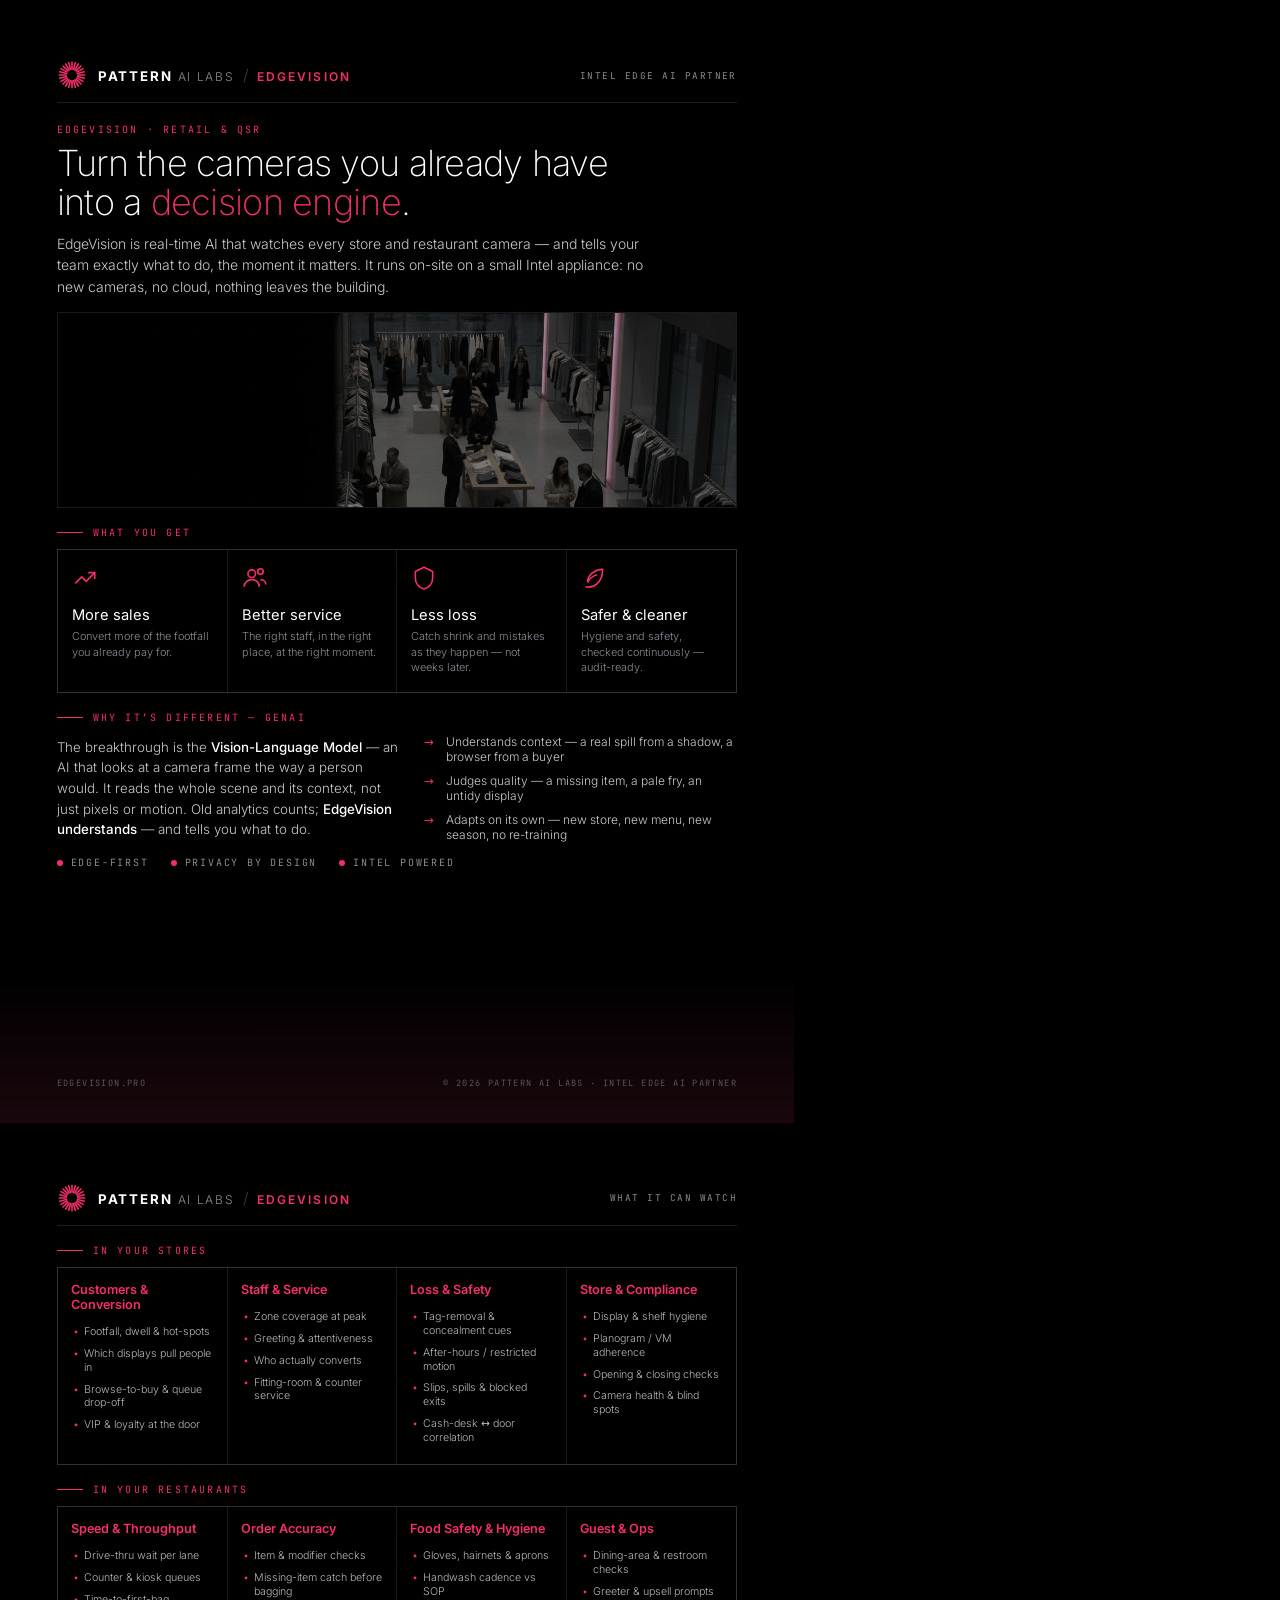
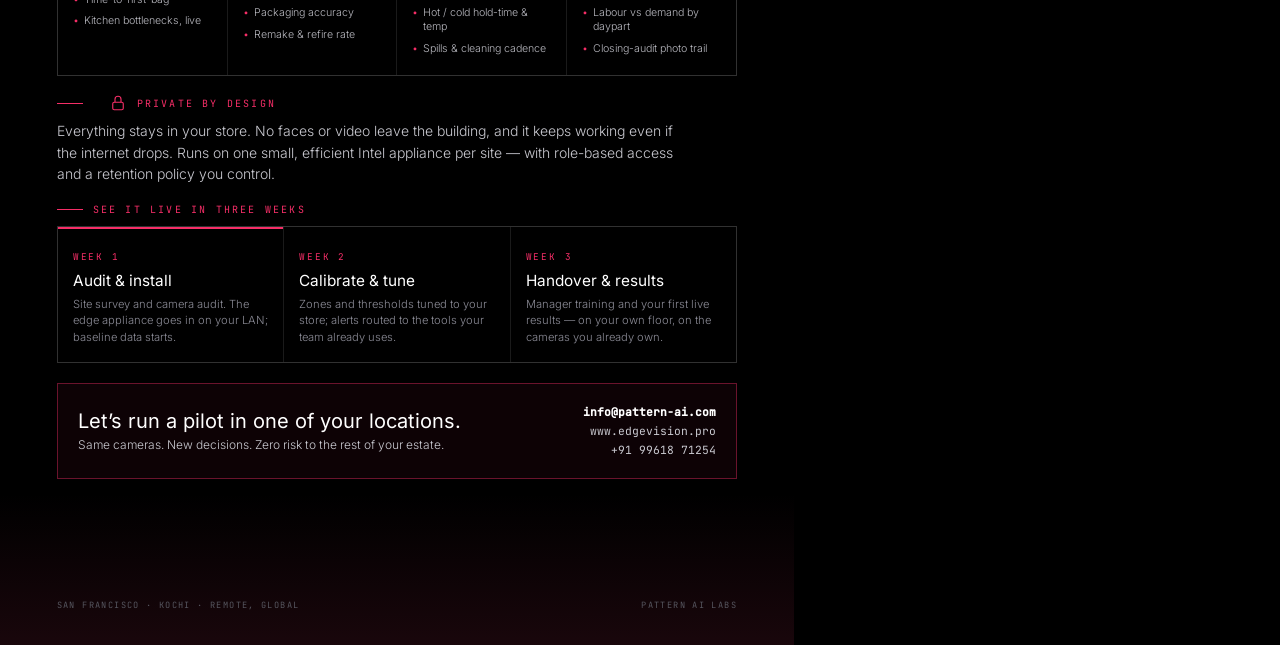
<file: deck/EdgeVision-Retail-QSR-Handout.html>
<!doctype html><html><head><meta charset="utf-8"/><title>EdgeVision — Retail & QSR · Handout</title><link rel="stylesheet" href="fonts.css"/><style>
@page{size:210mm 297mm;margin:0}
*{box-sizing:border-box}
body{margin:0;background:#000;font-family:'Inter',system-ui,sans-serif;color:#fff;font-weight:300;
  -webkit-print-color-adjust:exact;print-color-adjust:exact}
.page{width:210mm;height:297mm;position:relative;overflow:hidden;padding:16mm 15mm 13mm;
  page-break-after:always;background:#000;background-image:linear-gradient(0deg,rgba(90,23,41,.28),transparent 40mm)}
.page:last-child{page-break-after:auto}
.mk{width:30px;height:30px;color:#F52E67}
.ic{width:26px;height:26px;stroke:#F52E67;fill:none;stroke-width:1.5}
.top{display:flex;justify-content:space-between;align-items:center;border-bottom:1px solid rgba(255,255,255,.12);padding-bottom:12px}
.brand{display:flex;align-items:center;gap:11px}
.brand b{font-weight:700;letter-spacing:.14em;font-size:10pt}
.brand i{font-style:normal;font-weight:300;color:#8B8B96;letter-spacing:.14em;font-size:9pt}
.brand .div{color:#3A3A42;padding:0 3px}.brand .pr{color:#F52E67;font-weight:600;letter-spacing:.18em;font-size:9pt}
.tagline{font-family:'JetBrains Mono',monospace;font-size:7pt;letter-spacing:.16em;color:#8B8B96;text-transform:uppercase}
.eyebrow{font-family:'JetBrains Mono',monospace;font-size:7.5pt;letter-spacing:.22em;color:#F52E67;text-transform:uppercase;margin:20px 0 8px}
h1{font-weight:200;font-size:27pt;line-height:1.06;letter-spacing:-.02em;margin:0 0 12px;max-width:16em}
h1 .g{color:#F52E67}
.lead{font-size:10.5pt;line-height:1.55;color:#c9c9d0;max-width:44em;margin:0 0 6px;font-weight:300}
.hero{margin:14px 0 6px;border:1px solid rgba(255,255,255,.1);height:52mm;overflow:hidden}
.hero img{width:100%;height:100%;object-fit:cover;filter:brightness(.66) saturate(.92)}
.sec{font-family:'JetBrains Mono',monospace;font-size:7.5pt;letter-spacing:.22em;color:#F52E67;text-transform:uppercase;
  margin:18px 0 10px;display:flex;align-items:center;gap:10px}
.sec::before{content:"";width:26px;height:1px;background:#F52E67}
.tiles{display:grid;grid-template-columns:repeat(4,1fr);gap:1px;background:rgba(255,255,255,.1);border:1px solid rgba(255,255,255,.1)}
.tile{background:#000;padding:15px 14px 17px}
.tile h4{font-weight:400;font-size:11pt;margin:11px 0 5px;color:#fff}
.tile p{font-size:8.2pt;line-height:1.4;color:#8B8B96;margin:0}
.why{display:grid;grid-template-columns:1.1fr 1fr;gap:22px;margin-top:6px;align-items:center}
.why p{font-size:10pt;line-height:1.55;color:#c9c9d0;margin:0}
.why b{color:#fff;font-weight:500}
.why .pts{list-style:none;padding:0;margin:0;display:grid;gap:9px}
.why .pts li{position:relative;padding-left:22px;font-size:9pt;color:#c9c9d0}
.why .pts li::before{content:"\2192";position:absolute;left:0;color:#F52E67}
.buckets{display:grid;grid-template-columns:repeat(4,1fr);gap:1px;background:rgba(255,255,255,.1);border:1px solid rgba(255,255,255,.1)}
.bk{background:#000;padding:14px 13px 15px}
.bk-h{font-family:'Inter';font-weight:600;font-size:9.5pt;color:#F52E67;margin:0 0 9px}
.bk ul{list-style:none;padding:0;margin:0}
.bk li{position:relative;padding:4px 0 4px 13px;font-size:8pt;line-height:1.3;color:#b7b7be}
.bk li::before{content:"\2022";position:absolute;left:2px;top:4px;color:#F52E67}
.steps{display:grid;grid-template-columns:repeat(3,1fr);gap:1px;background:rgba(255,255,255,.1);border:1px solid rgba(255,255,255,.1)}
.step{background:#000;padding:15px 15px 17px;border-top:2px solid transparent}
.step:first-child{border-top-color:#F52E67}
.step .wk{font-family:'JetBrains Mono',monospace;font-size:7pt;letter-spacing:.2em;color:#F52E67;text-transform:uppercase}
.step h4{font-weight:400;font-size:11.5pt;color:#fff;margin:7px 0 6px}
.step p{font-size:8.4pt;line-height:1.45;color:#8B8B96;margin:0}
.cta{margin-top:20px;border:1px solid rgba(245,46,103,.4);background:rgba(245,46,103,.05);padding:18px 20px;
  display:flex;justify-content:space-between;align-items:center}
.cta .l b{font-weight:400;font-size:15pt;color:#fff}
.cta .l span{display:block;font-size:9pt;color:#c9c9d0;margin-top:4px}
.cta .r{text-align:right;font-family:'JetBrains Mono',monospace;font-size:8.5pt;color:#c9c9d0;line-height:1.7}
.cta .r b{color:#fff}
.foot{position:absolute;left:15mm;right:15mm;bottom:9mm;display:flex;justify-content:space-between;
  font-family:'JetBrains Mono',monospace;font-size:6.5pt;letter-spacing:.16em;color:#56565F;text-transform:uppercase}
.tags{display:flex;gap:22px;margin-top:14px;font-family:'JetBrains Mono',monospace;font-size:7.5pt;
  letter-spacing:.18em;color:#8B8B96;text-transform:uppercase}
.tags i{font-style:normal;display:inline-flex;align-items:center;gap:8px}
.tags .d{width:6px;height:6px;border-radius:50%;background:#F52E67;display:inline-block}
</style></head><body><div class="page"><div class="top"><div class="brand"><svg class="mk" viewBox="0 0 48 48" aria-hidden="true"><g fill="currentColor"><rect x="22.7" y="2.4" width="2.6" height="13.6" rx="1.3"/>
<rect x="22.7" y="2.4" width="2.6" height="13.6" rx="1.3" transform="rotate(15 24 24)"/>
<rect x="22.7" y="2.4" width="2.6" height="13.6" rx="1.3" transform="rotate(30 24 24)"/>
<rect x="22.7" y="2.4" width="2.6" height="13.6" rx="1.3" transform="rotate(45 24 24)"/>
<rect x="22.7" y="2.4" width="2.6" height="13.6" rx="1.3" transform="rotate(60 24 24)"/>
<rect x="22.7" y="2.4" width="2.6" height="13.6" rx="1.3" transform="rotate(75 24 24)"/>
<rect x="22.7" y="2.4" width="2.6" height="13.6" rx="1.3" transform="rotate(90 24 24)"/>
<rect x="22.7" y="2.4" width="2.6" height="13.6" rx="1.3" transform="rotate(105 24 24)"/>
<rect x="22.7" y="2.4" width="2.6" height="13.6" rx="1.3" transform="rotate(120 24 24)"/>
<rect x="22.7" y="2.4" width="2.6" height="13.6" rx="1.3" transform="rotate(135 24 24)"/>
<rect x="22.7" y="2.4" width="2.6" height="13.6" rx="1.3" transform="rotate(150 24 24)"/>
<rect x="22.7" y="2.4" width="2.6" height="13.6" rx="1.3" transform="rotate(165 24 24)"/>
<rect x="22.7" y="2.4" width="2.6" height="13.6" rx="1.3" transform="rotate(180 24 24)"/>
<rect x="22.7" y="2.4" width="2.6" height="13.6" rx="1.3" transform="rotate(195 24 24)"/>
<rect x="22.7" y="2.4" width="2.6" height="13.6" rx="1.3" transform="rotate(210 24 24)"/>
<rect x="22.7" y="2.4" width="2.6" height="13.6" rx="1.3" transform="rotate(225 24 24)"/>
<rect x="22.7" y="2.4" width="2.6" height="13.6" rx="1.3" transform="rotate(240 24 24)"/>
<rect x="22.7" y="2.4" width="2.6" height="13.6" rx="1.3" transform="rotate(255 24 24)"/>
<rect x="22.7" y="2.4" width="2.6" height="13.6" rx="1.3" transform="rotate(270 24 24)"/>
<rect x="22.7" y="2.4" width="2.6" height="13.6" rx="1.3" transform="rotate(285 24 24)"/>
<rect x="22.7" y="2.4" width="2.6" height="13.6" rx="1.3" transform="rotate(300 24 24)"/>
<rect x="22.7" y="2.4" width="2.6" height="13.6" rx="1.3" transform="rotate(315 24 24)"/>
<rect x="22.7" y="2.4" width="2.6" height="13.6" rx="1.3" transform="rotate(330 24 24)"/>
<rect x="22.7" y="2.4" width="2.6" height="13.6" rx="1.3" transform="rotate(345 24 24)"/></g></svg><span><b>PATTERN</b> <i>AI&nbsp;LABS</i> <span class="div">/</span> <span class="pr">EDGEVISION</span></span></div><div class="tagline">Intel Edge AI Partner</div></div><p class="eyebrow">EdgeVision · Retail &amp; QSR</p><h1>Turn the cameras you already have into a <span class="g">decision engine</span>.</h1><p class="lead">EdgeVision is real-time AI that watches every store and restaurant camera — and tells your team exactly what to do, the moment it matters. It runs on-site on a small Intel appliance: no new cameras, no cloud, nothing leaves the building.</p><div class="hero"><img src="../assets/images/ev-cover.png" alt=""/></div><div class="sec">What you get</div><div class="tiles"><div class="tile"><svg class="ic" viewBox="0 0 24 24"><path d="M3 17l6-6 4 4 8-8"/><path d="M15 7h6v6"/></svg><h4>More sales</h4><p>Convert more of the footfall you already pay for.</p></div><div class="tile"><svg class="ic" viewBox="0 0 24 24"><circle cx="9" cy="8" r="3.5"/><path d="M2 20c0-3.6 3.1-6.5 7-6.5s7 2.9 7 6.5"/><circle cx="17" cy="6" r="2.5"/><path d="M22 18c0-2.5-2-4.5-5-4.5"/></svg><h4>Better service</h4><p>The right staff, in the right place, at the right moment.</p></div><div class="tile"><svg class="ic" viewBox="0 0 24 24"><path d="M12 2l8 4v6c0 5-3.5 9.5-8 10-4.5-.5-8-5-8-10V6z"/></svg><h4>Less loss</h4><p>Catch shrink and mistakes as they happen — not weeks later.</p></div><div class="tile"><svg class="ic" viewBox="0 0 24 24"><path d="M4 20c8 2 16-4 16-16-8 0-14 6-14 12 2-4 5-6 9-7"/></svg><h4>Safer &amp; cleaner</h4><p>Hygiene and safety, checked continuously — audit-ready.</p></div></div><div class="sec">Why it&rsquo;s different — GenAI</div><div class="why"><p>The breakthrough is the <b>Vision-Language Model</b> — an AI that looks at a camera frame the way a person would. It reads the whole scene and its context, not just pixels or motion. Old analytics counts; <b>EdgeVision understands</b> — and tells you what to do.</p><ul class="pts"><li>Understands context — a real spill from a shadow, a browser from a buyer</li><li>Judges quality — a missing item, a pale fry, an untidy display</li><li>Adapts on its own — new store, new menu, new season, no re-training</li></ul></div><div class="tags"><i><span class="d"></span> EDGE-FIRST</i><i><span class="d"></span> PRIVACY BY DESIGN</i><i><span class="d"></span> INTEL POWERED</i></div><div class="foot"><span>EDGEVISION.PRO</span><span>© 2026 PATTERN AI LABS · INTEL EDGE AI PARTNER</span></div></div><div class="page"><div class="top"><div class="brand"><svg class="mk" viewBox="0 0 48 48" aria-hidden="true"><g fill="currentColor"><rect x="22.7" y="2.4" width="2.6" height="13.6" rx="1.3"/>
<rect x="22.7" y="2.4" width="2.6" height="13.6" rx="1.3" transform="rotate(15 24 24)"/>
<rect x="22.7" y="2.4" width="2.6" height="13.6" rx="1.3" transform="rotate(30 24 24)"/>
<rect x="22.7" y="2.4" width="2.6" height="13.6" rx="1.3" transform="rotate(45 24 24)"/>
<rect x="22.7" y="2.4" width="2.6" height="13.6" rx="1.3" transform="rotate(60 24 24)"/>
<rect x="22.7" y="2.4" width="2.6" height="13.6" rx="1.3" transform="rotate(75 24 24)"/>
<rect x="22.7" y="2.4" width="2.6" height="13.6" rx="1.3" transform="rotate(90 24 24)"/>
<rect x="22.7" y="2.4" width="2.6" height="13.6" rx="1.3" transform="rotate(105 24 24)"/>
<rect x="22.7" y="2.4" width="2.6" height="13.6" rx="1.3" transform="rotate(120 24 24)"/>
<rect x="22.7" y="2.4" width="2.6" height="13.6" rx="1.3" transform="rotate(135 24 24)"/>
<rect x="22.7" y="2.4" width="2.6" height="13.6" rx="1.3" transform="rotate(150 24 24)"/>
<rect x="22.7" y="2.4" width="2.6" height="13.6" rx="1.3" transform="rotate(165 24 24)"/>
<rect x="22.7" y="2.4" width="2.6" height="13.6" rx="1.3" transform="rotate(180 24 24)"/>
<rect x="22.7" y="2.4" width="2.6" height="13.6" rx="1.3" transform="rotate(195 24 24)"/>
<rect x="22.7" y="2.4" width="2.6" height="13.6" rx="1.3" transform="rotate(210 24 24)"/>
<rect x="22.7" y="2.4" width="2.6" height="13.6" rx="1.3" transform="rotate(225 24 24)"/>
<rect x="22.7" y="2.4" width="2.6" height="13.6" rx="1.3" transform="rotate(240 24 24)"/>
<rect x="22.7" y="2.4" width="2.6" height="13.6" rx="1.3" transform="rotate(255 24 24)"/>
<rect x="22.7" y="2.4" width="2.6" height="13.6" rx="1.3" transform="rotate(270 24 24)"/>
<rect x="22.7" y="2.4" width="2.6" height="13.6" rx="1.3" transform="rotate(285 24 24)"/>
<rect x="22.7" y="2.4" width="2.6" height="13.6" rx="1.3" transform="rotate(300 24 24)"/>
<rect x="22.7" y="2.4" width="2.6" height="13.6" rx="1.3" transform="rotate(315 24 24)"/>
<rect x="22.7" y="2.4" width="2.6" height="13.6" rx="1.3" transform="rotate(330 24 24)"/>
<rect x="22.7" y="2.4" width="2.6" height="13.6" rx="1.3" transform="rotate(345 24 24)"/></g></svg><span><b>PATTERN</b> <i>AI&nbsp;LABS</i> <span class="div">/</span> <span class="pr">EDGEVISION</span></span></div><div class="tagline">What it can watch</div></div><div class="sec">In your stores</div><div class="buckets"><div class="bk"><p class="bk-h">Customers &amp; Conversion</p><ul><li>Footfall, dwell &amp; hot-spots</li><li>Which displays pull people in</li><li>Browse-to-buy &amp; queue drop-off</li><li>VIP &amp; loyalty at the door</li></ul></div><div class="bk"><p class="bk-h">Staff &amp; Service</p><ul><li>Zone coverage at peak</li><li>Greeting &amp; attentiveness</li><li>Who actually converts</li><li>Fitting-room &amp; counter service</li></ul></div><div class="bk"><p class="bk-h">Loss &amp; Safety</p><ul><li>Tag-removal &amp; concealment cues</li><li>After-hours / restricted motion</li><li>Slips, spills &amp; blocked exits</li><li>Cash-desk ↔ door correlation</li></ul></div><div class="bk"><p class="bk-h">Store &amp; Compliance</p><ul><li>Display &amp; shelf hygiene</li><li>Planogram / VM adherence</li><li>Opening &amp; closing checks</li><li>Camera health &amp; blind spots</li></ul></div></div><div class="sec">In your restaurants</div><div class="buckets"><div class="bk"><p class="bk-h">Speed &amp; Throughput</p><ul><li>Drive-thru wait per lane</li><li>Counter &amp; kiosk queues</li><li>Time-to-first-bag</li><li>Kitchen bottlenecks, live</li></ul></div><div class="bk"><p class="bk-h">Order Accuracy</p><ul><li>Item &amp; modifier checks</li><li>Missing-item catch before bagging</li><li>Packaging accuracy</li><li>Remake &amp; refire rate</li></ul></div><div class="bk"><p class="bk-h">Food Safety &amp; Hygiene</p><ul><li>Gloves, hairnets &amp; aprons</li><li>Handwash cadence vs SOP</li><li>Hot / cold hold-time &amp; temp</li><li>Spills &amp; cleaning cadence</li></ul></div><div class="bk"><p class="bk-h">Guest &amp; Ops</p><ul><li>Dining-area &amp; restroom checks</li><li>Greeter &amp; upsell prompts</li><li>Labour vs demand by daypart</li><li>Closing-audit photo trail</li></ul></div></div><div class="sec" style="display:flex;gap:26px;align-items:center"><span style="display:flex;align-items:center;gap:10px"><svg class="ic" viewBox="0 0 24 24" style="width:18px;height:18px"><rect x="5" y="11" width="14" height="10" rx="2"/><path d="M8 11V7a4 4 0 0 1 8 0v4"/></svg> PRIVATE BY DESIGN</span></div><p class="lead" style="margin-top:-2px">Everything stays in your store. No faces or video leave the building, and it keeps working even if the internet drops. Runs on one small, efficient Intel appliance per site — with role-based access and a retention policy you control.</p><div class="sec">See it live in three weeks</div><div class="steps"><div class="step"><span class="wk">Week 1</span><h4>Audit &amp; install</h4><p>Site survey and camera audit. The edge appliance goes in on your LAN; baseline data starts.</p></div><div class="step"><span class="wk">Week 2</span><h4>Calibrate &amp; tune</h4><p>Zones and thresholds tuned to your store; alerts routed to the tools your team already uses.</p></div><div class="step"><span class="wk">Week 3</span><h4>Handover &amp; results</h4><p>Manager training and your first live results — on your own floor, on the cameras you already own.</p></div></div><div class="cta"><div class="l"><b>Let&rsquo;s run a pilot in one of your locations.</b><span>Same cameras. New decisions. Zero risk to the rest of your estate.</span></div><div class="r"><b>info@pattern-ai.com</b><br/>www.edgevision.pro<br/>+91 99618 71254</div></div><div class="foot"><span>SAN FRANCISCO · KOCHI · REMOTE, GLOBAL</span><span>PATTERN AI LABS</span></div></div></body></html>
</file>
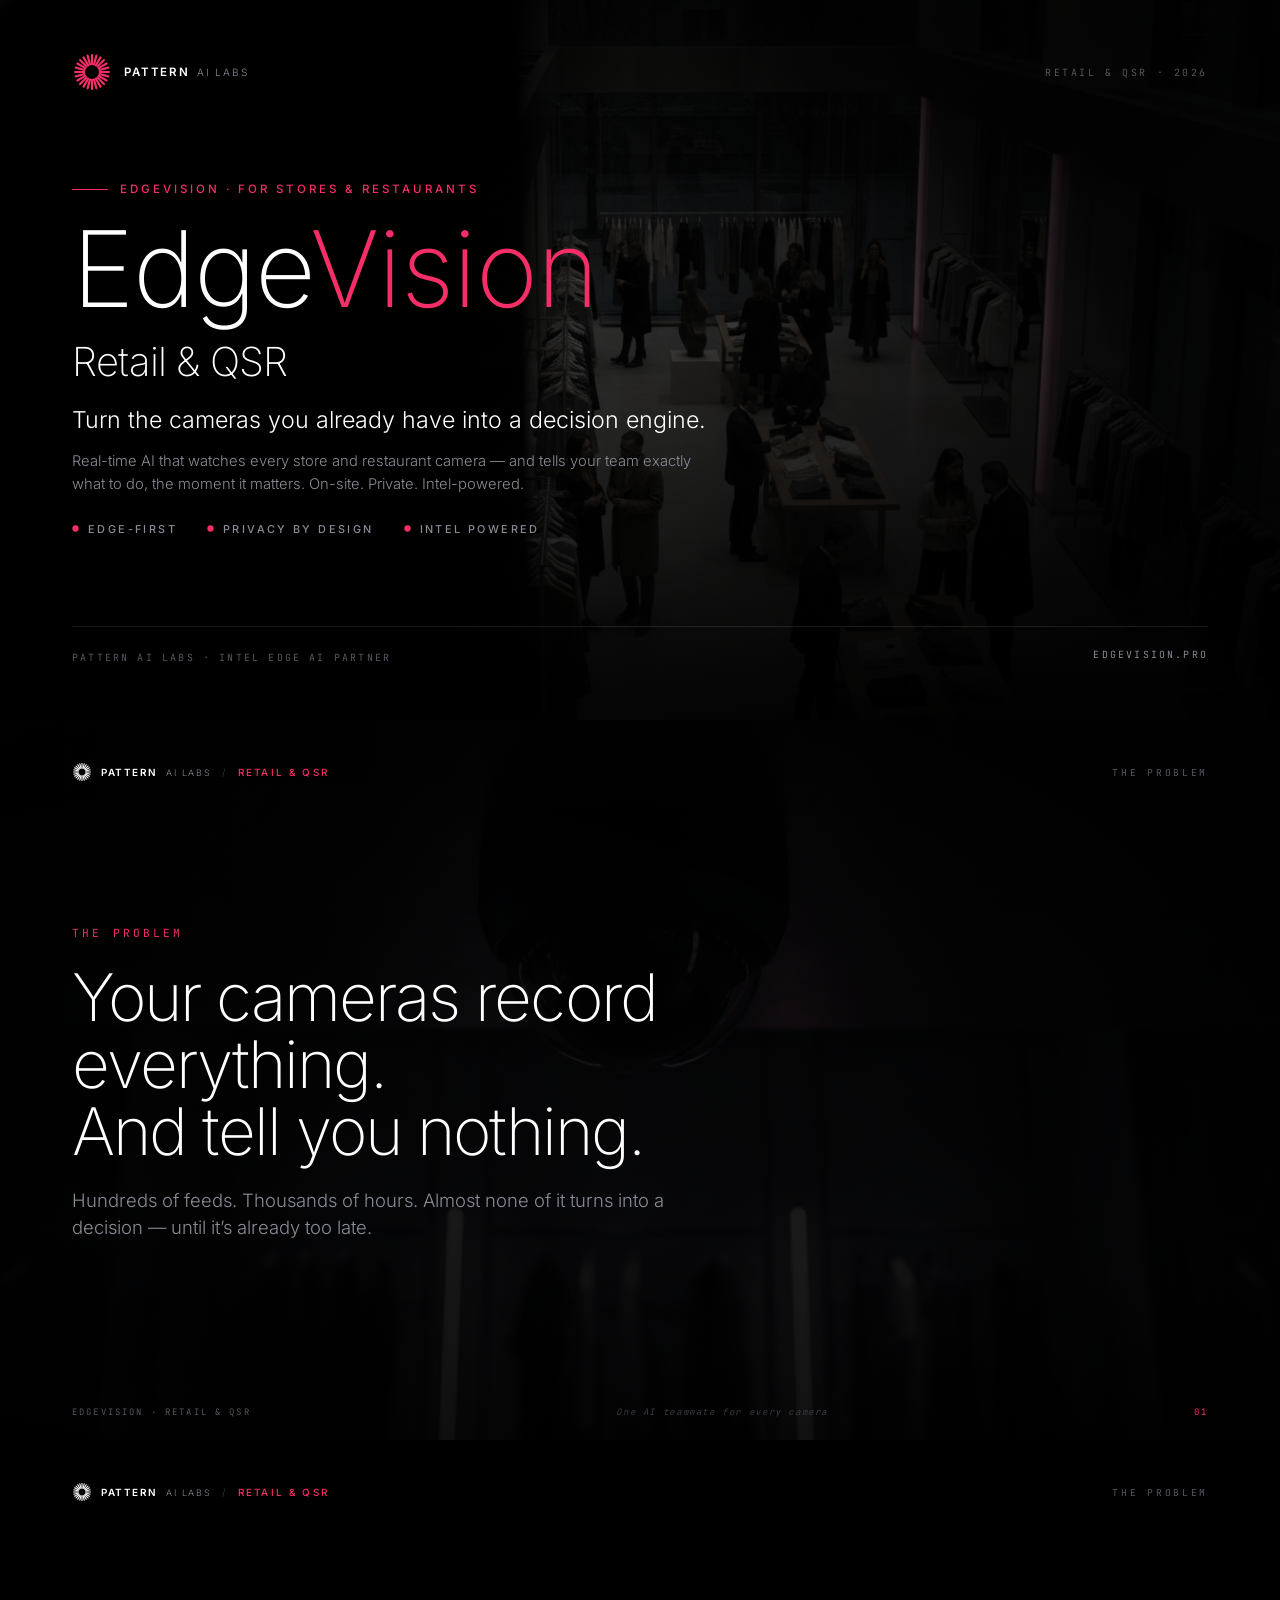
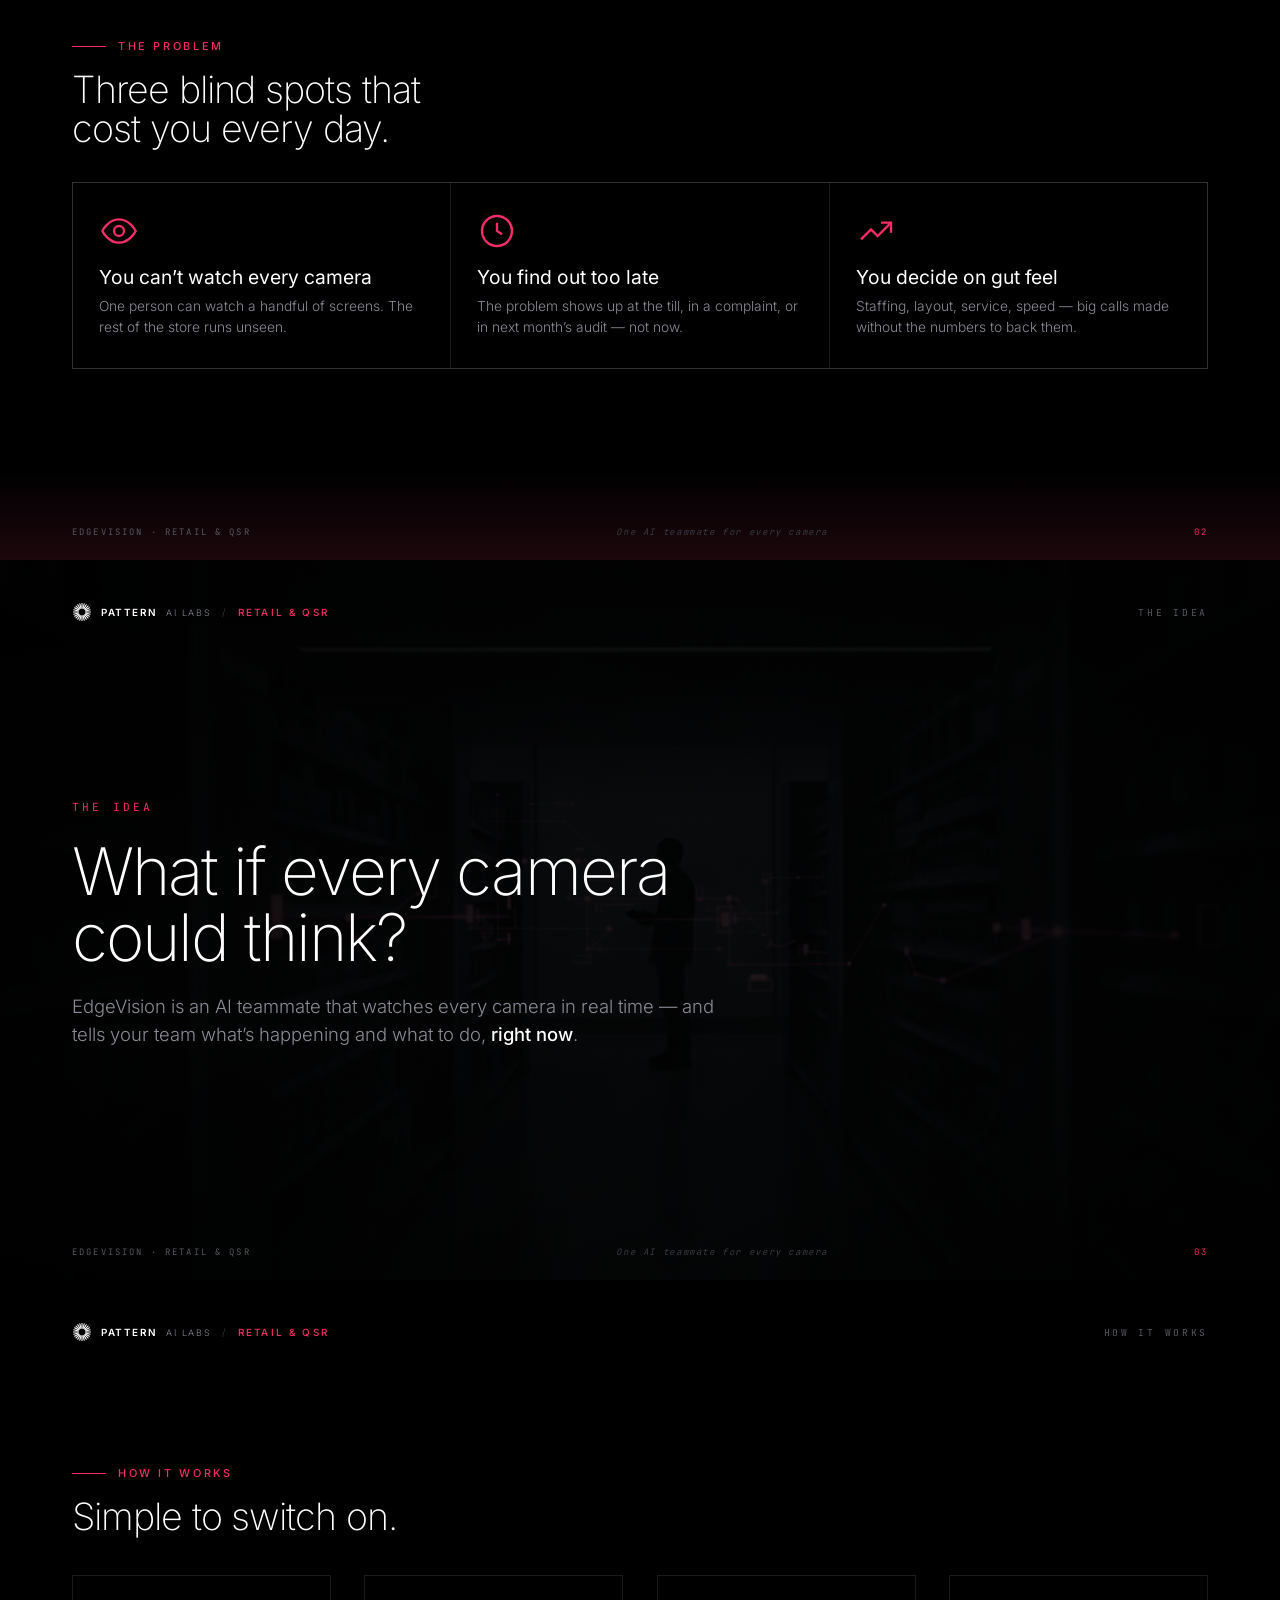
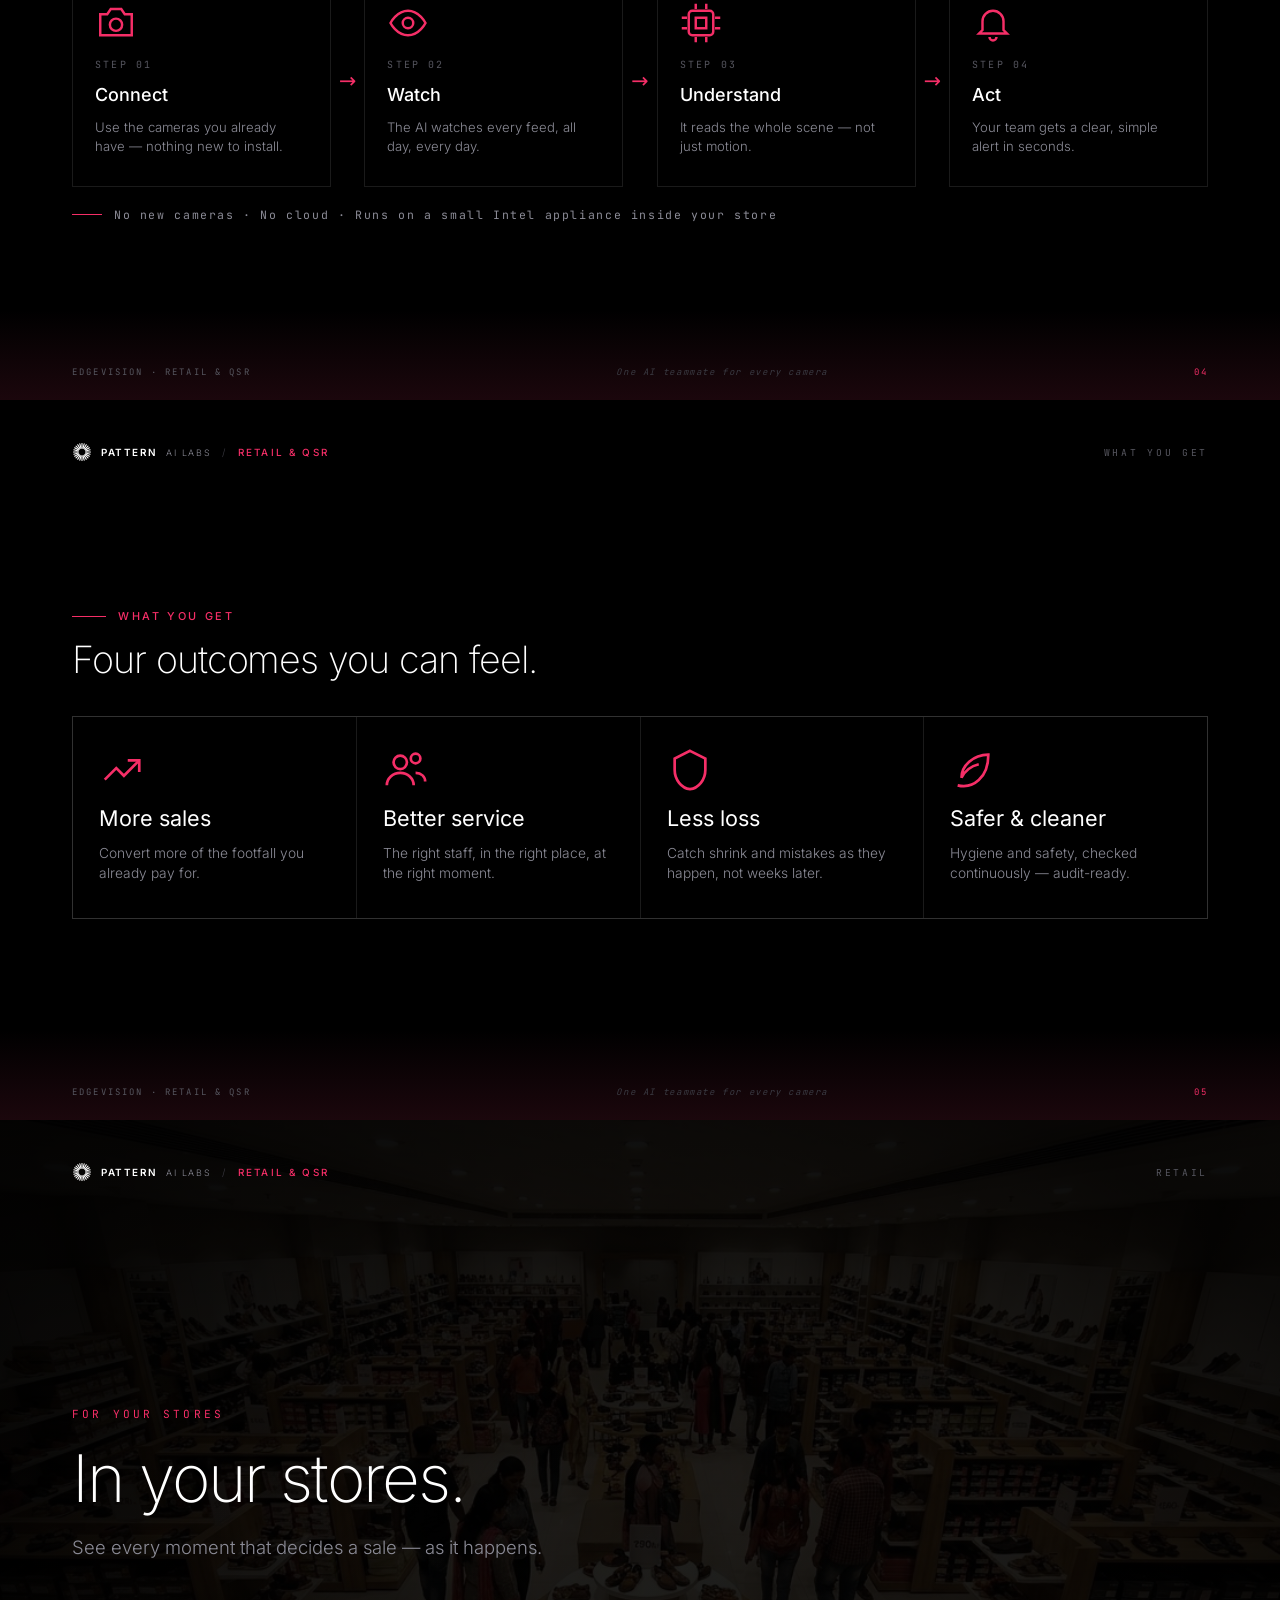
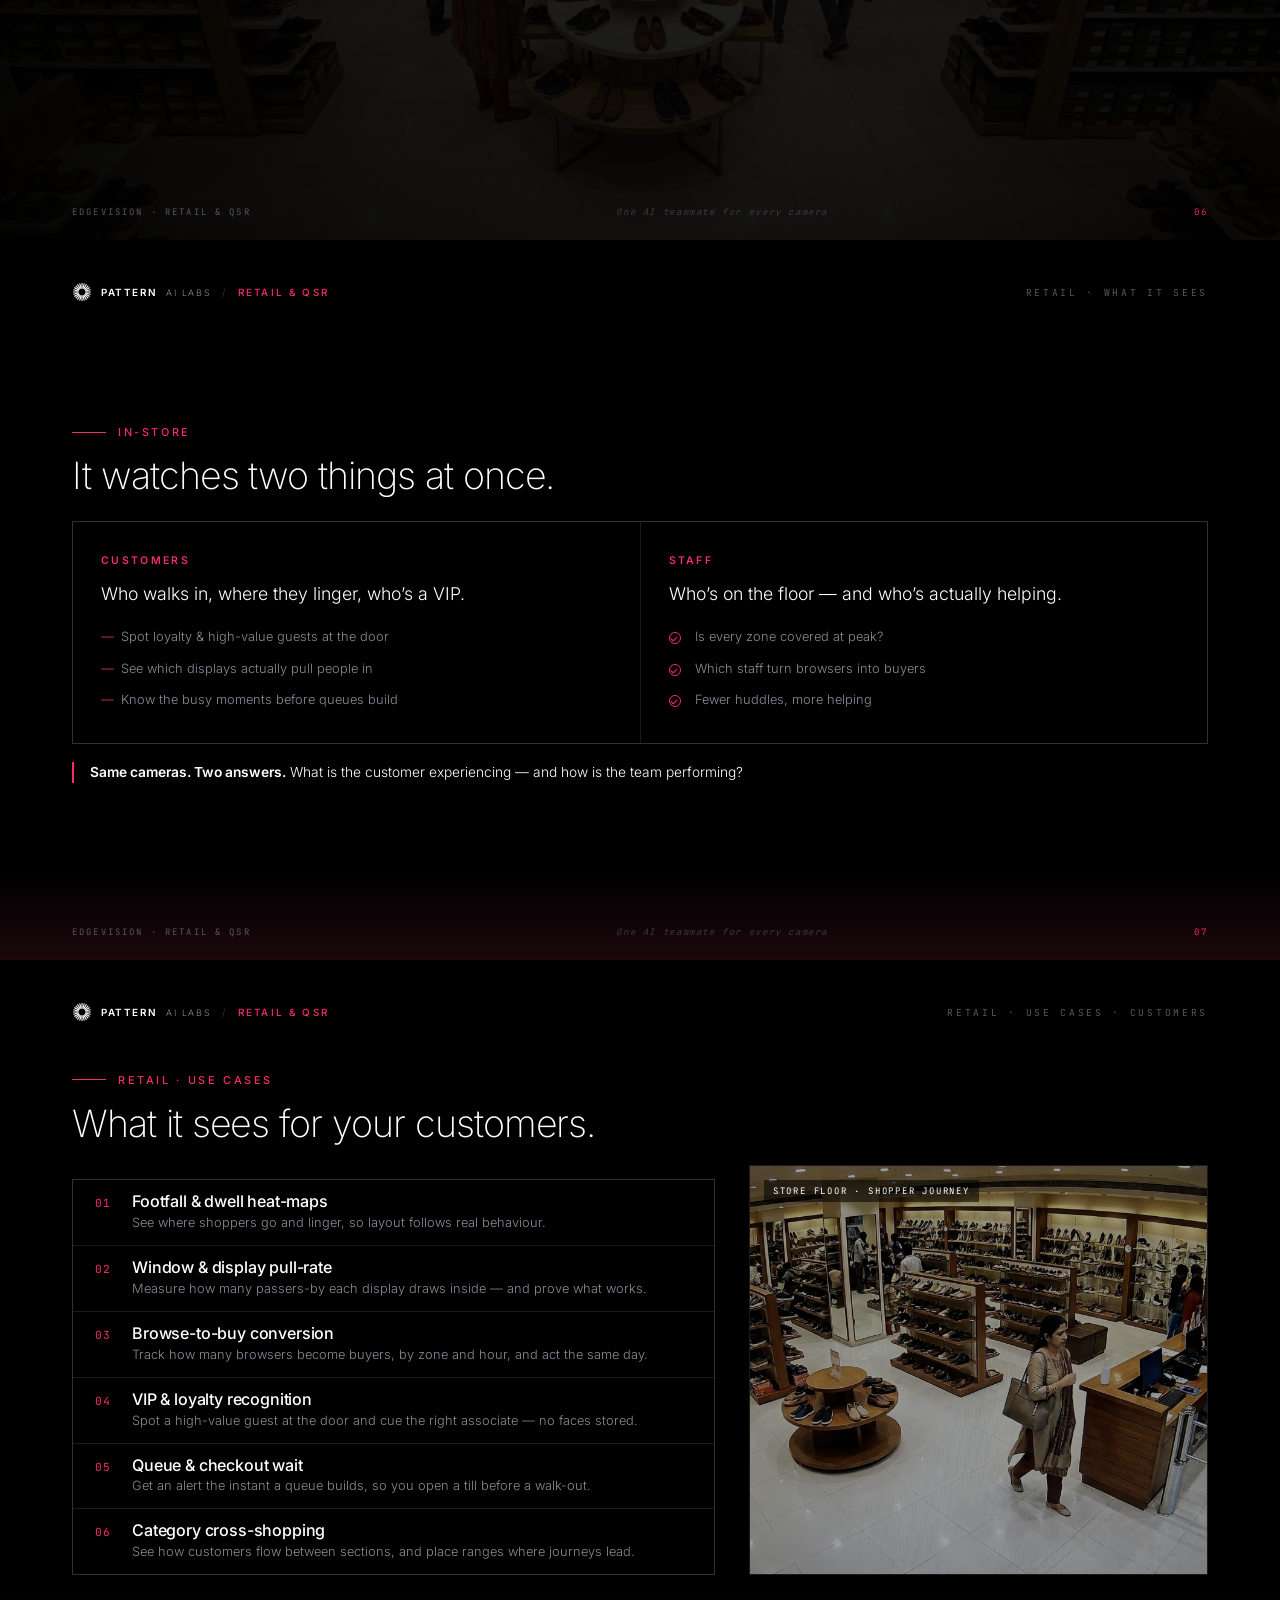
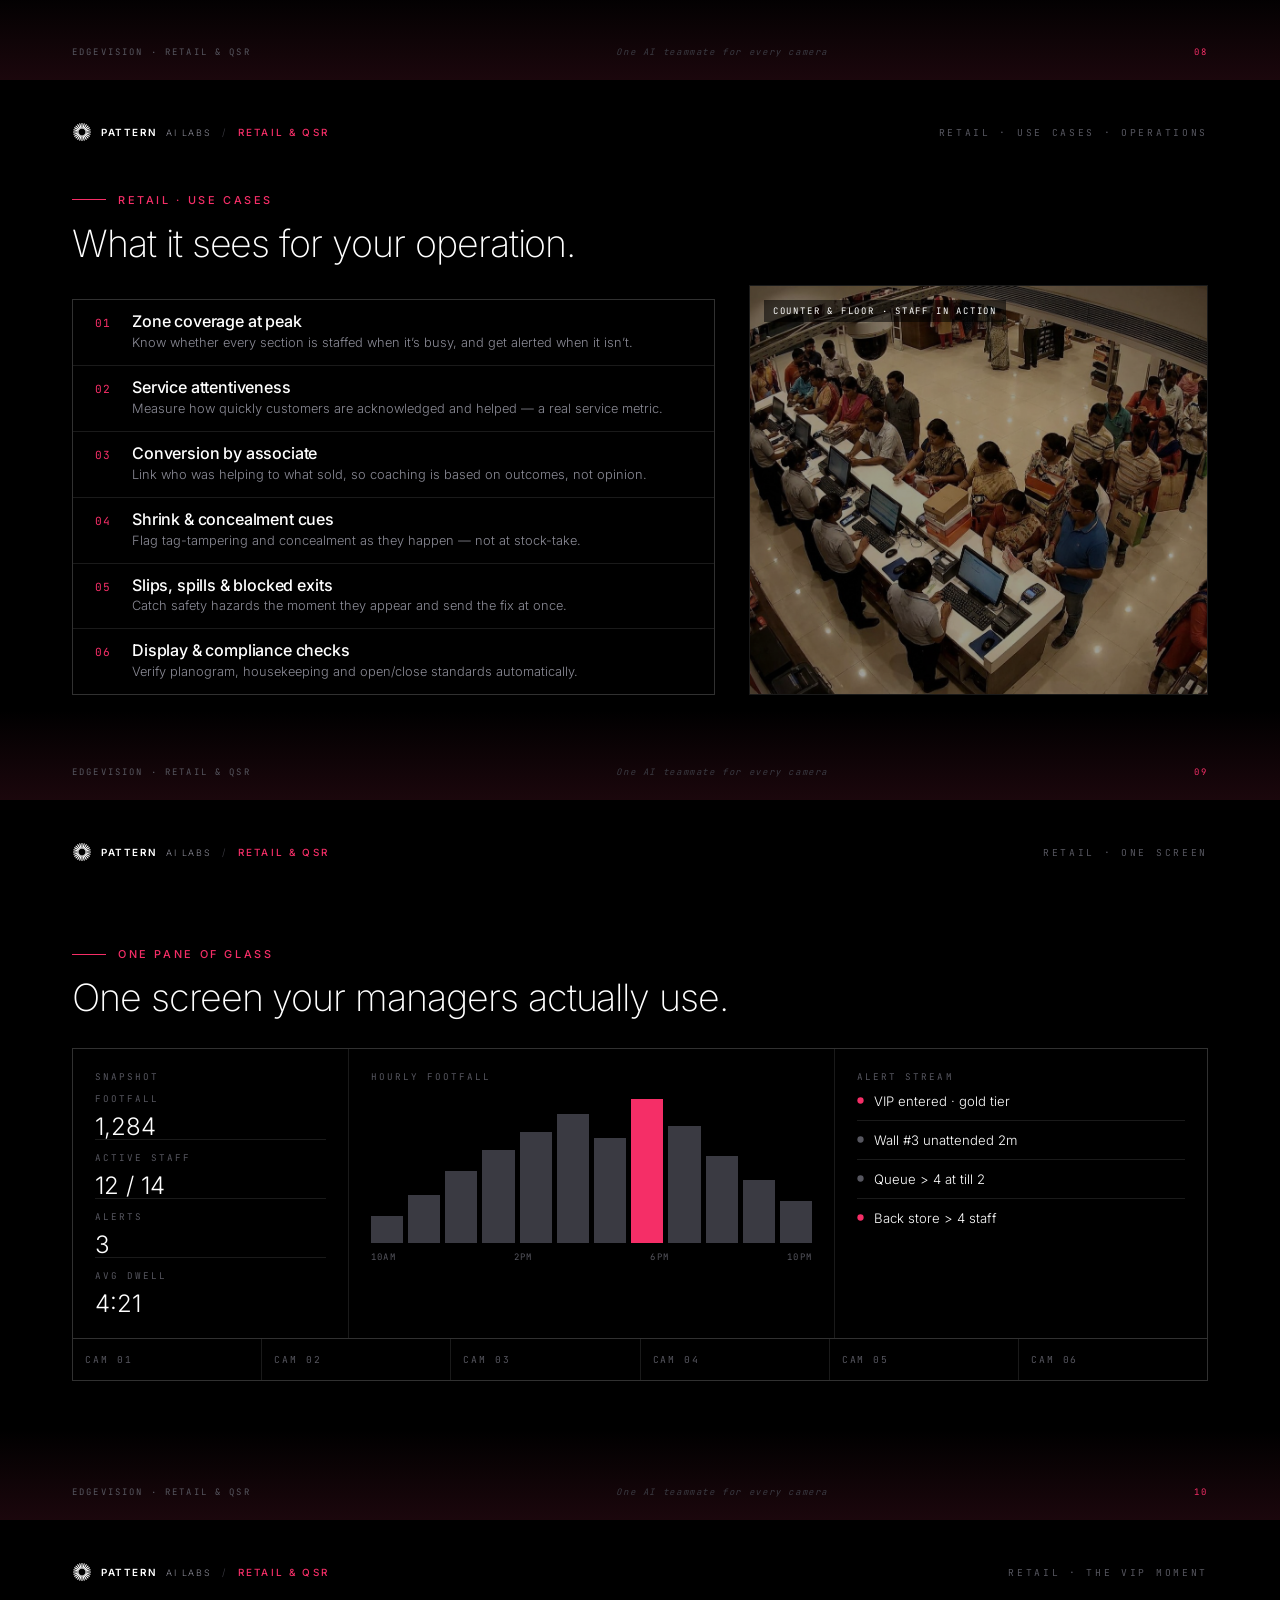
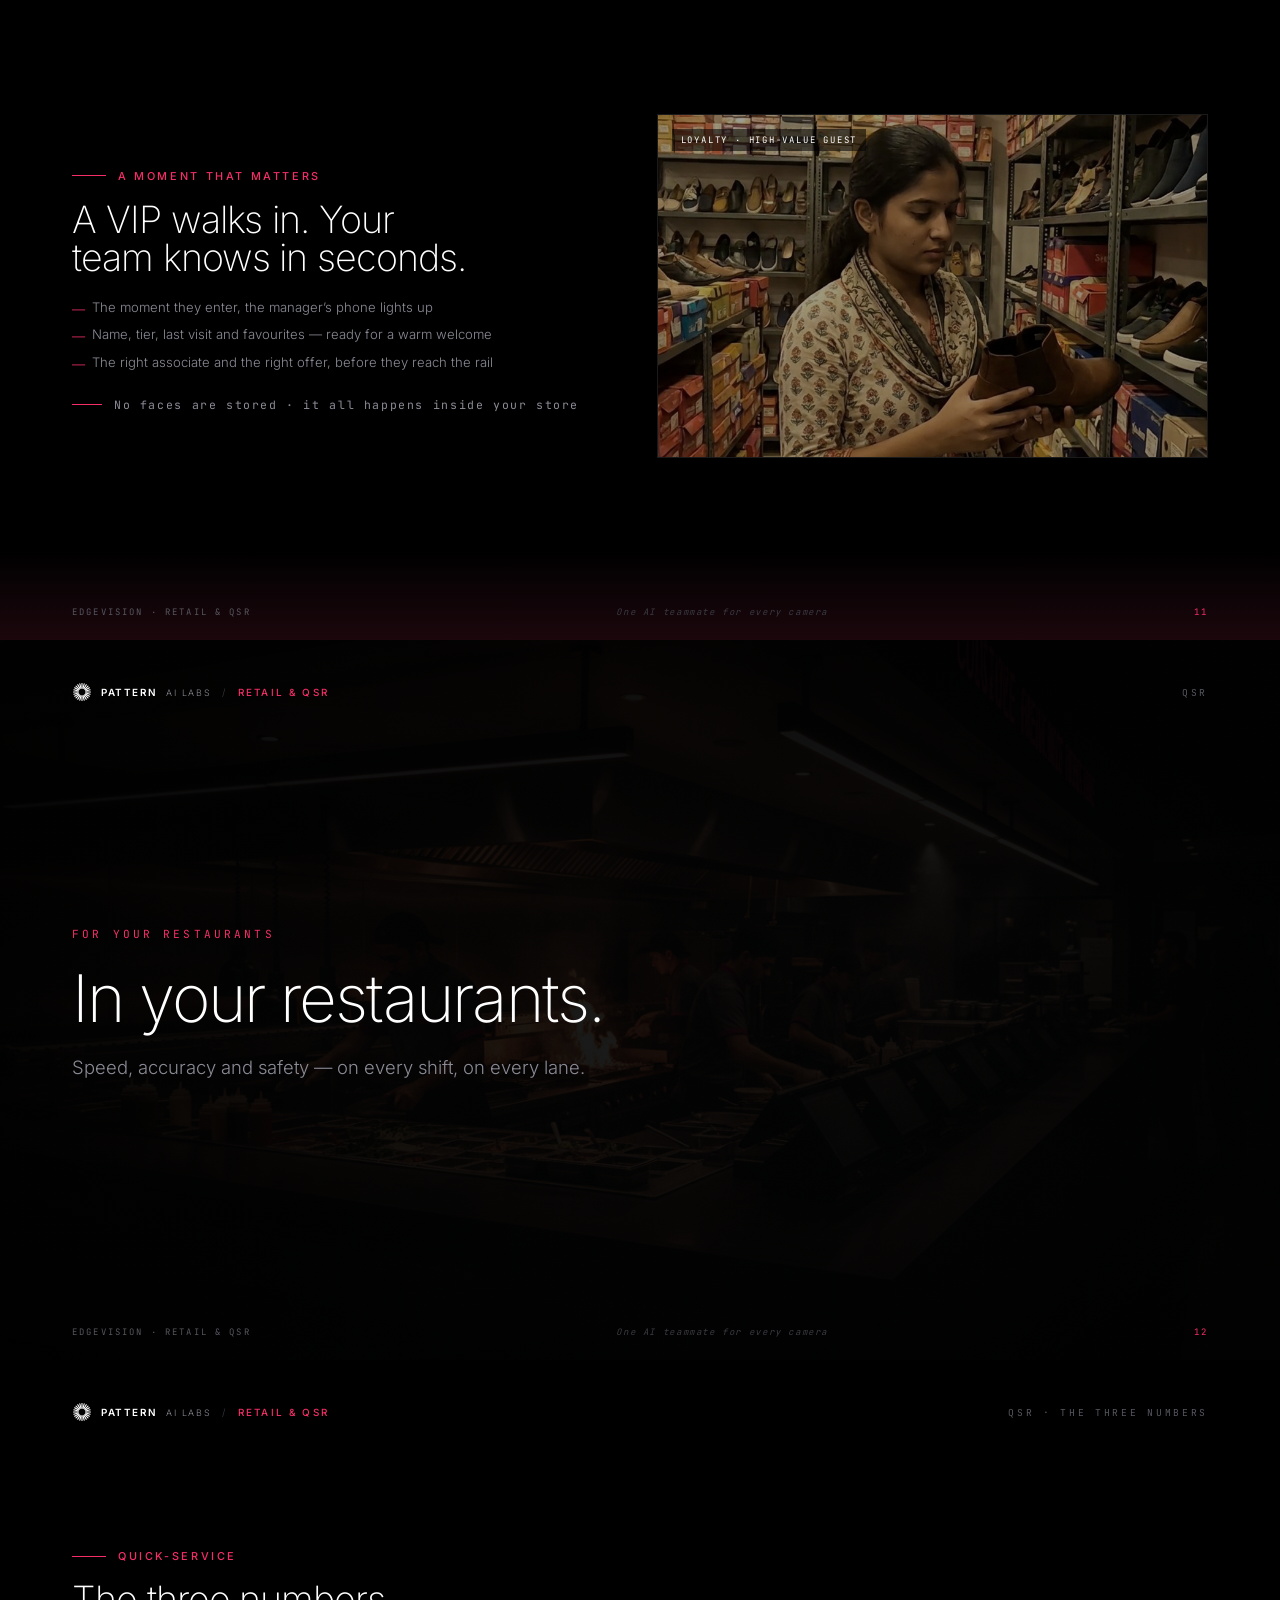
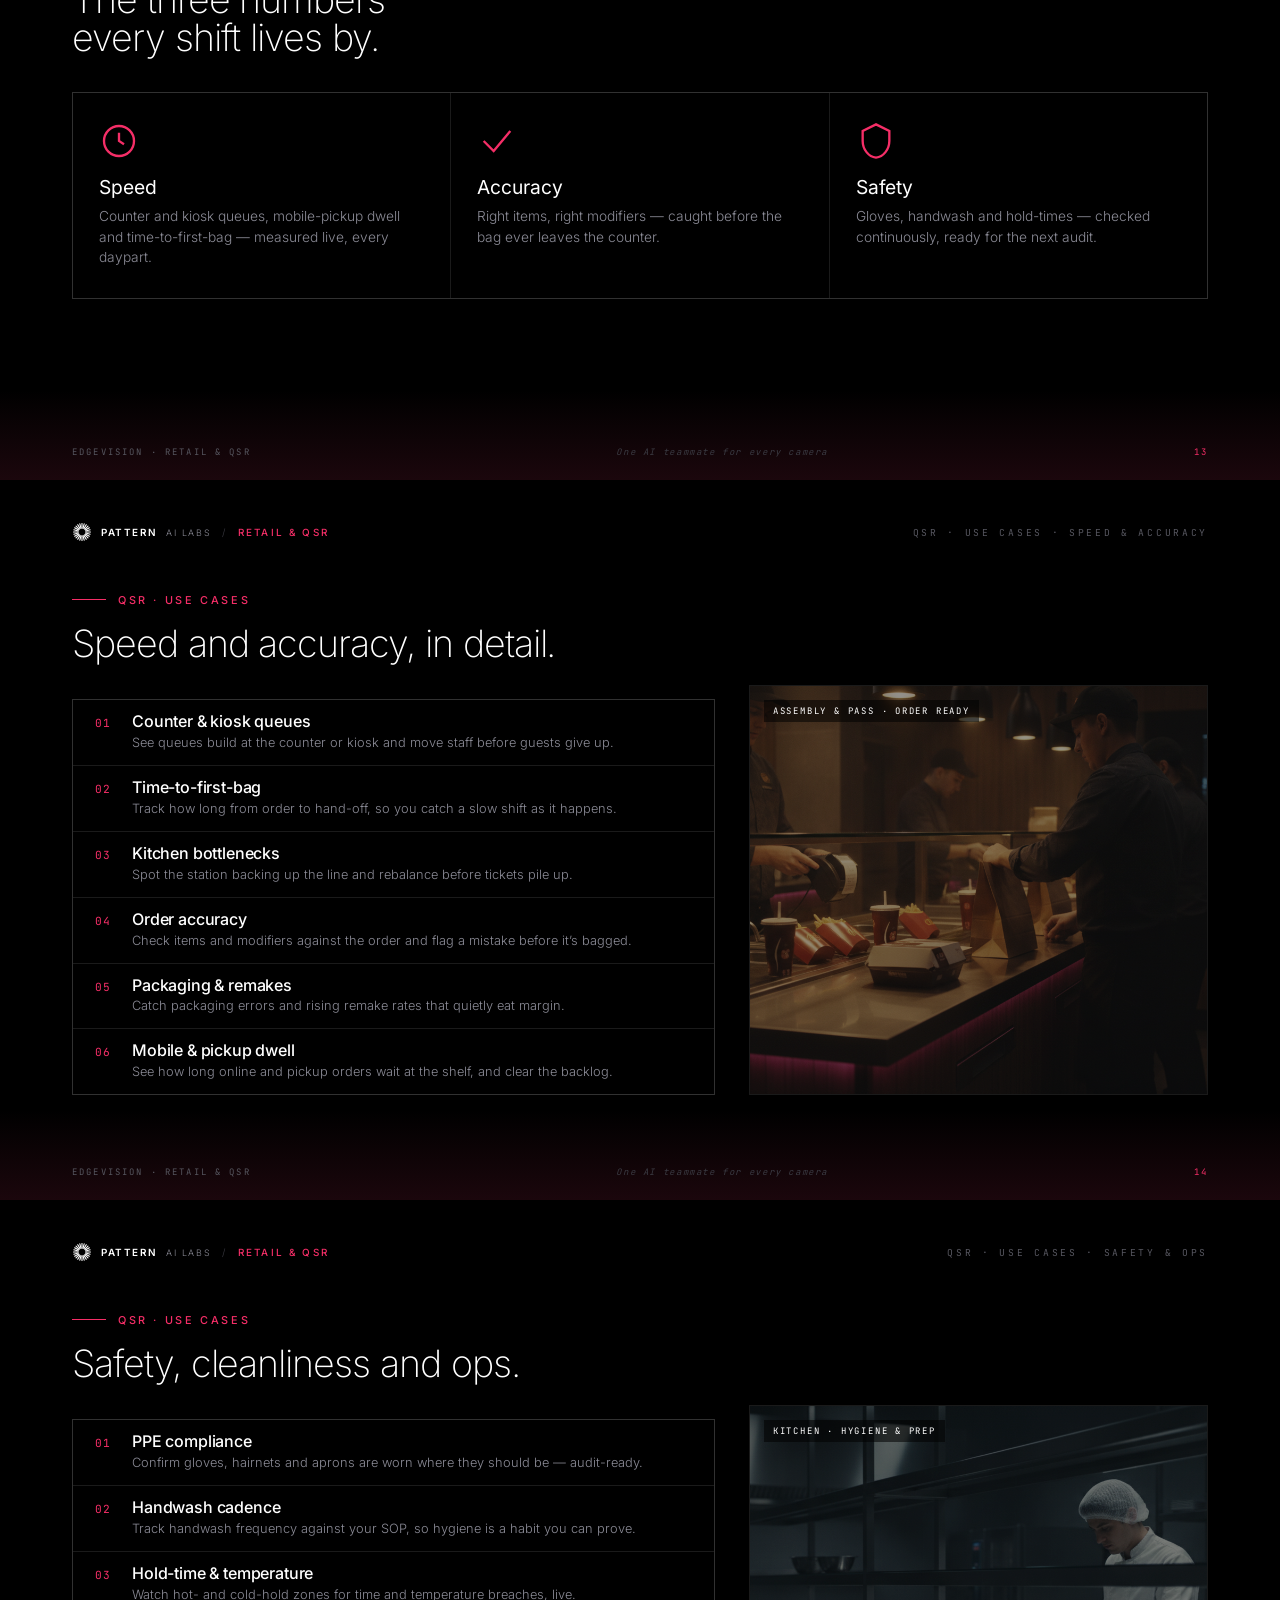
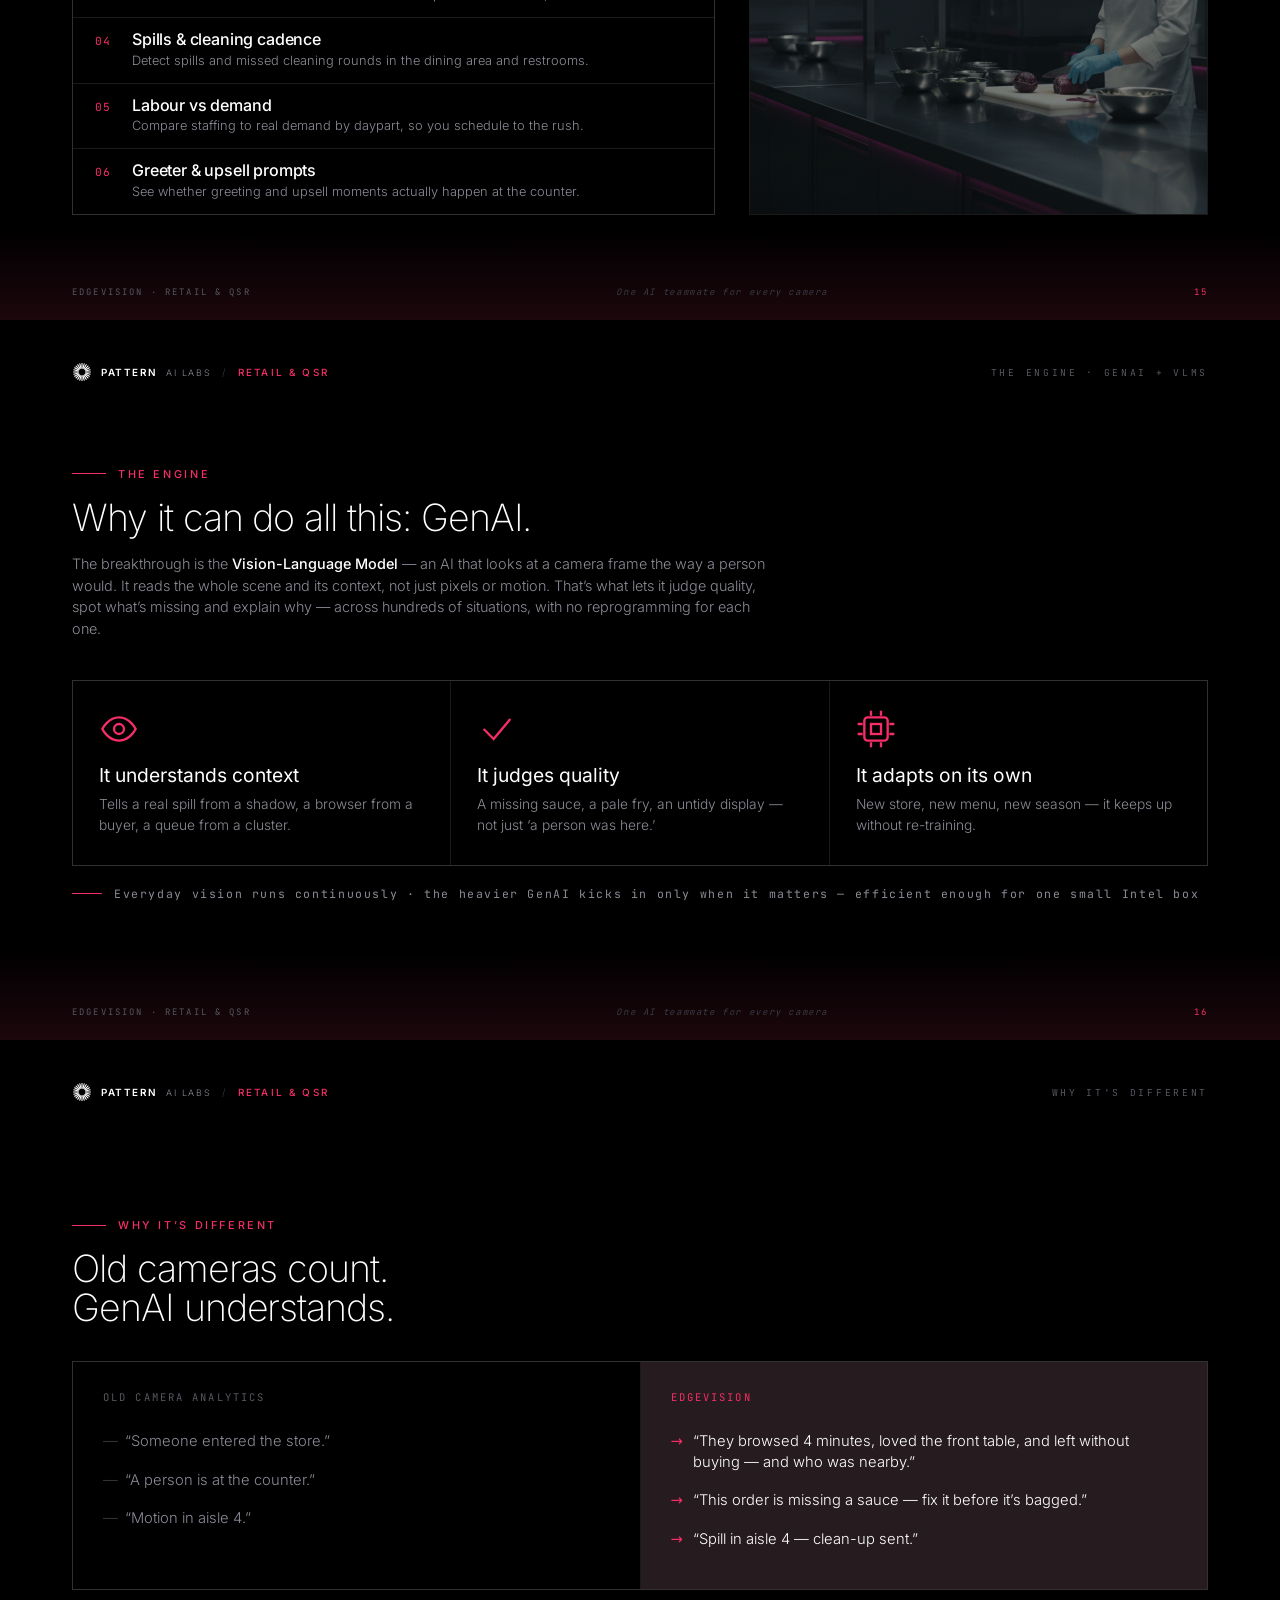
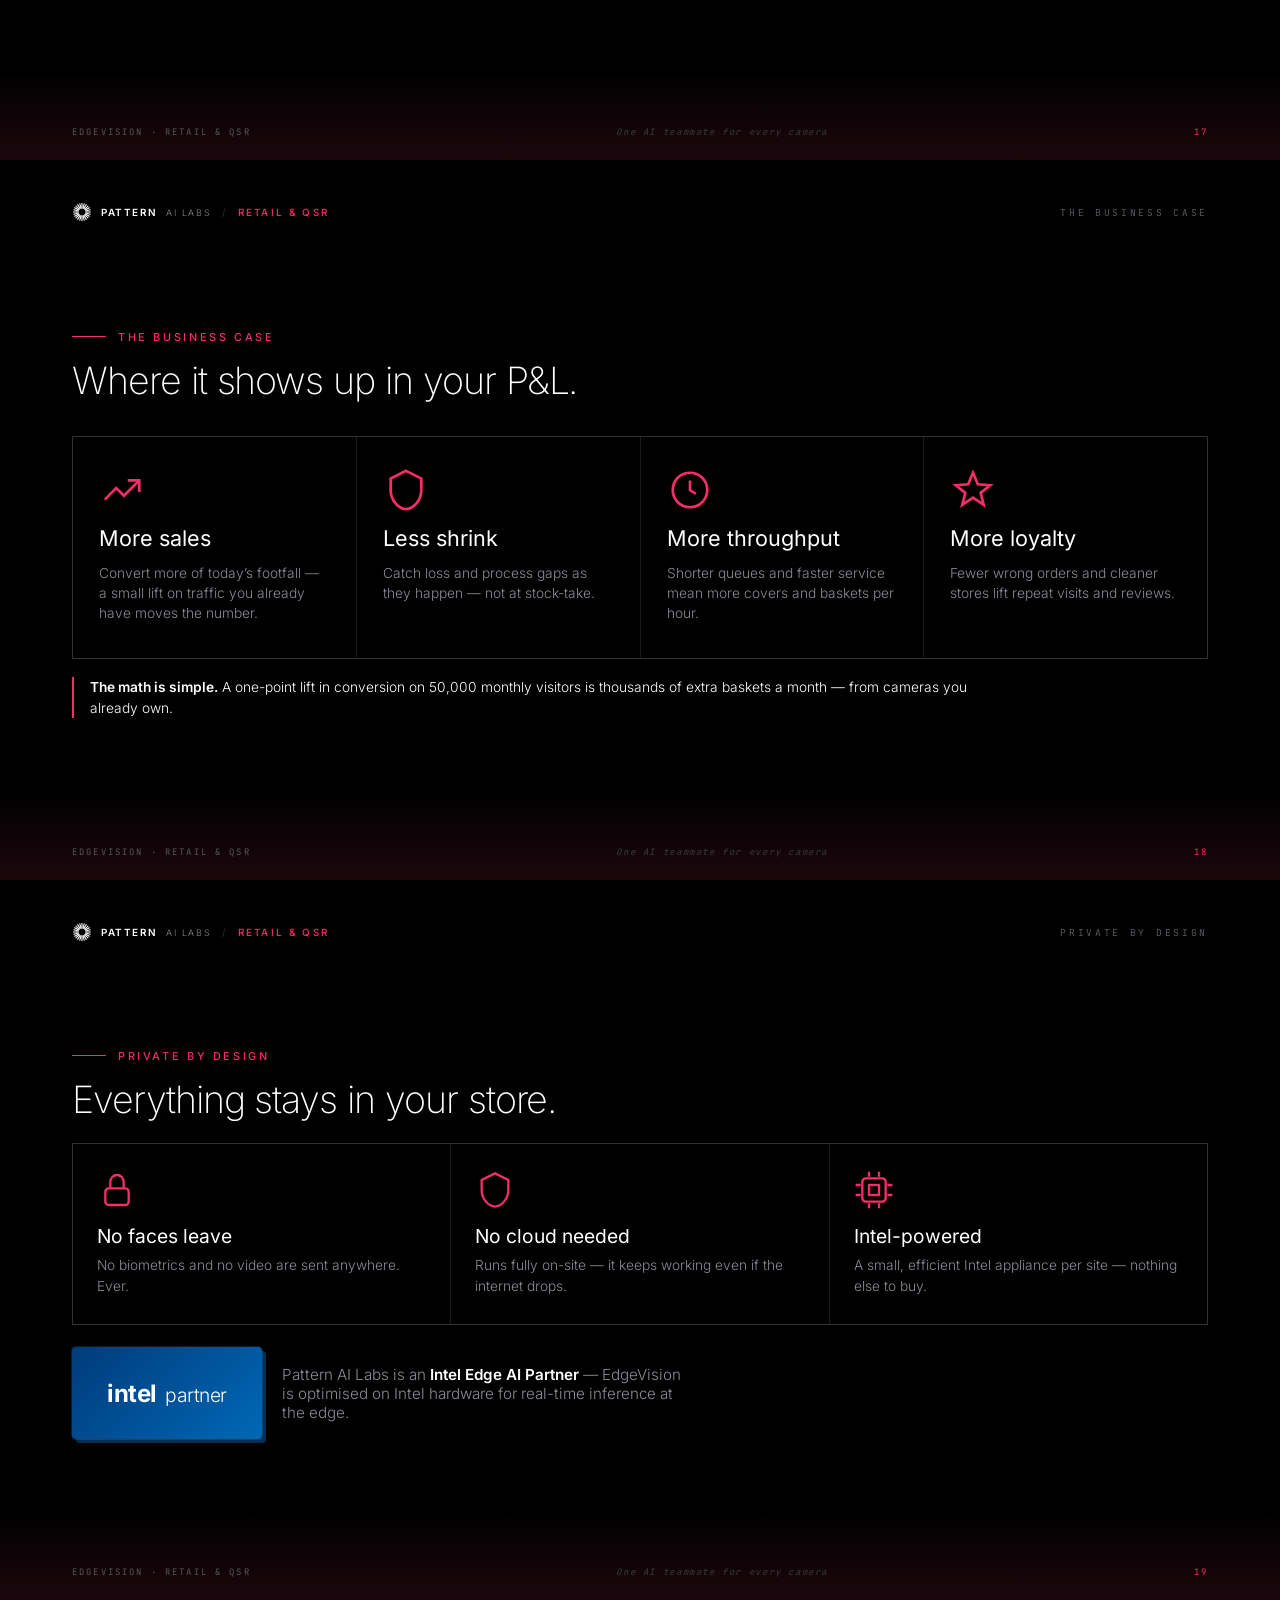
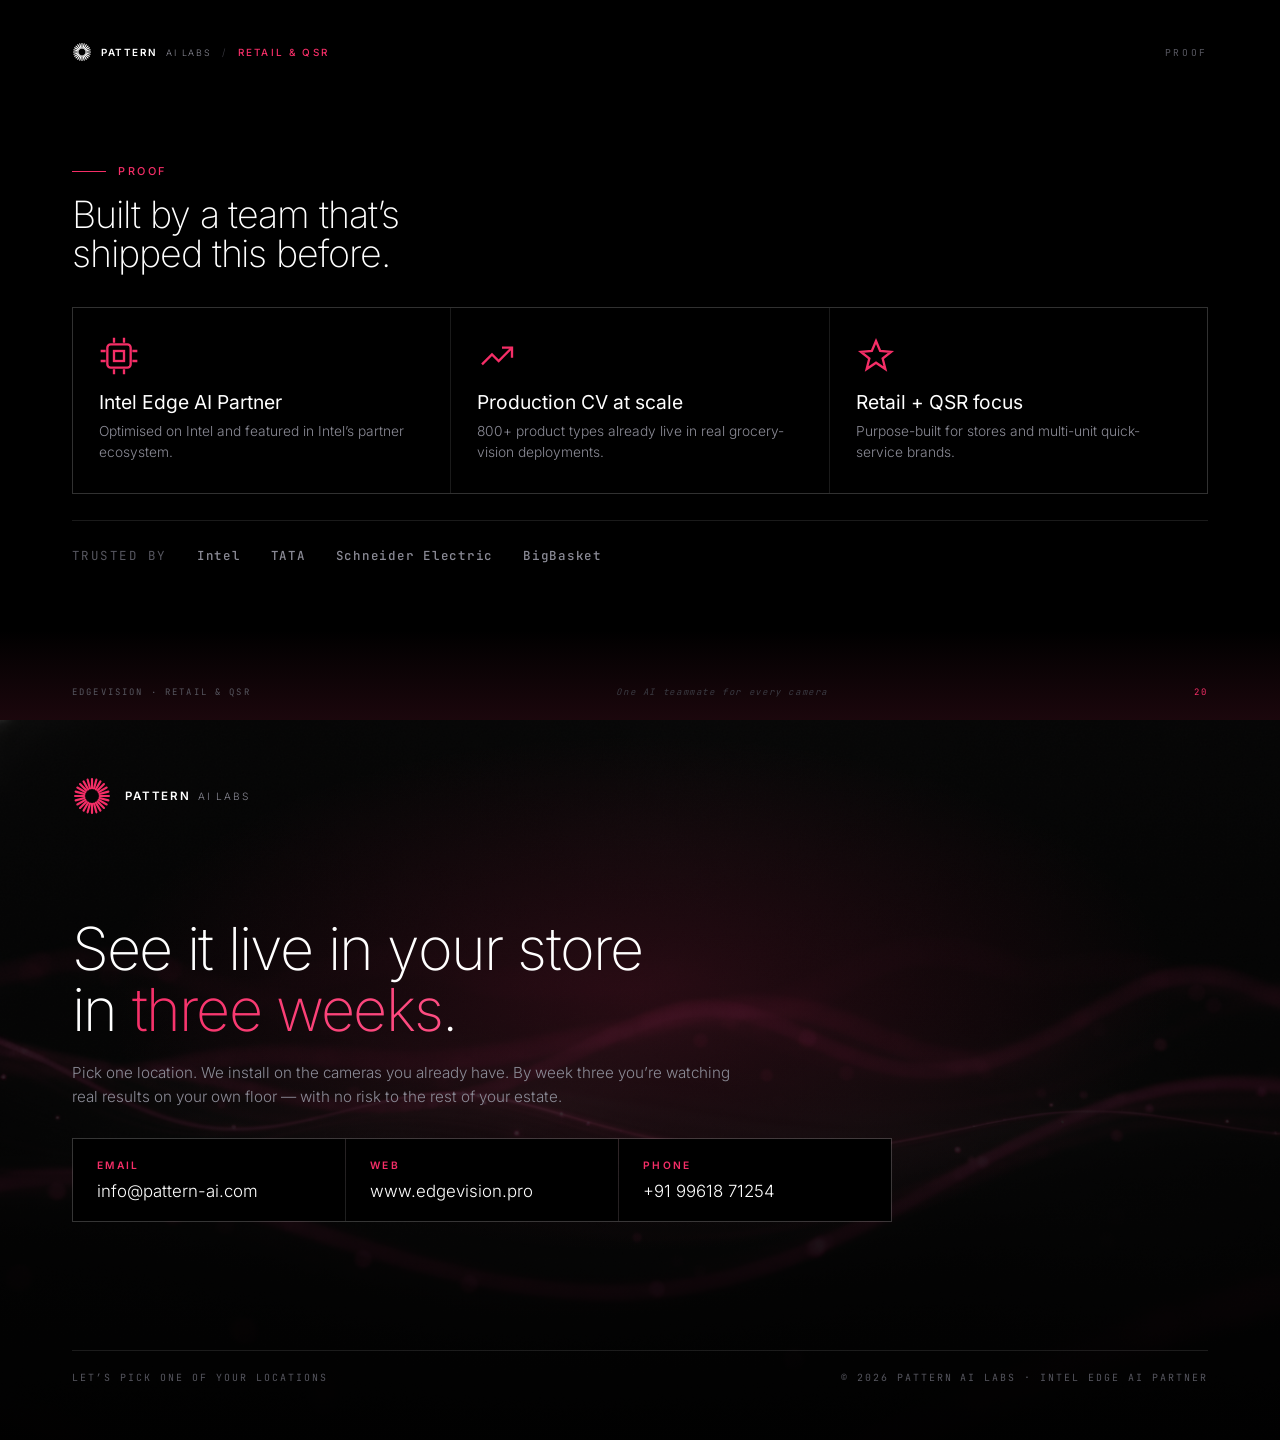
<file: deck/EdgeVision-Retail-QSR-IntelEvent.html>
<!doctype html><html lang="en"><head><meta charset="utf-8"/><title>EdgeVision — Retail & QSR · Intel Event Edition</title><link rel="stylesheet" href="fonts.css"/><style>/* ───────────────────────────────────────────────────────────
   EdgeVision Fabric Lens · Pattern AI Labs
   Deck design system — editorial dark · Inter Light · magenta
   16:9 print slides (1280×720)
   ─────────────────────────────────────────────────────────── */
:root{
  --bg:#000;--bg-2:#050507;--bg-3:#0A0A0E;
  --border:rgba(255,255,255,.10);--border-2:rgba(255,255,255,.18);
  --text:#fff;--text-dim:#8B8B96;--text-mute:#56565F;--text-faint:#3A3A42;
  --brand:#F52E67;--brand-2:#FF4F84;--brand-glow:rgba(245,46,103,.16);
  --maroon:#5A1729;--cyan:#5BC5E8;--amber:#F0B85A;
  --tx:'Inter',system-ui,sans-serif;--mono:'JetBrains Mono','SF Mono',Menlo,monospace;
}
@page{size:13.333in 7.5in;margin:0}
*,*::before,*::after{box-sizing:border-box}
html,body{margin:0;padding:0;background:#000}
body{font-family:var(--tx);font-weight:300;color:var(--text);-webkit-font-smoothing:antialiased;
  text-rendering:optimizeLegibility;-webkit-print-color-adjust:exact;print-color-adjust:exact;}
img{max-width:100%;display:block}
h1,h2,h3,h4{margin:0;line-height:1.06;color:#fff}
p{margin:0;color:var(--text-dim)}
b{font-weight:600;color:#fff}i{font-style:normal}
ul{margin:0;padding:0;list-style:none}

.mark{width:26px;height:26px;color:var(--brand);flex:0 0 auto}
.mark--sm{width:20px;height:20px;color:#fff}
.mark--lg{width:40px;height:40px;color:var(--brand)}
.grad{background:linear-gradient(115deg,var(--brand),var(--brand-2));-webkit-background-clip:text;
  background-clip:text;color:transparent;font-weight:200}

/* ─────────── SLIDE FRAME ─────────── */
.slide{position:relative;width:1280px;height:720px;overflow:hidden;background:var(--bg);
  padding:40px 72px 56px;display:flex;flex-direction:column;
  background-image:linear-gradient(0deg,rgba(90,23,41,.30),transparent 90px);
  page-break-after:always;break-after:page;}
.slide:last-child{page-break-after:auto;break-after:auto}
.slide__bg{position:absolute;inset:0;width:100%;height:100%;object-fit:cover;z-index:0}
.slide__body{position:relative;z-index:2;flex:1;display:flex;flex-direction:column;
  justify-content:center;min-height:0;padding:8px 0}

/* chrome + foot */
.chrome{position:relative;z-index:3;display:flex;align-items:center;justify-content:space-between;
  height:24px}
.chrome__brand{display:inline-flex;align-items:center;gap:9px;font-family:var(--tx);
  letter-spacing:.16em;text-transform:uppercase;font-size:.62rem}
.chrome__brand b{font-weight:600;color:#fff}
.chrome__brand i{font-weight:300;color:var(--text-dim);font-size:.9em}
.chrome__div{color:var(--text-faint);padding:0 2px}
.chrome__prod{font-weight:500;letter-spacing:.22em;color:var(--brand)}
.chrome__ctx{font-family:var(--mono);font-size:.6rem;letter-spacing:.28em;text-transform:uppercase;
  color:var(--text-mute)}
.foot{position:absolute;left:72px;right:72px;bottom:22px;z-index:3;display:flex;align-items:center;
  justify-content:space-between;font-family:var(--mono);font-size:.56rem;letter-spacing:.24em;
  text-transform:uppercase;color:var(--text-mute)}
.foot__mid{color:var(--text-faint);letter-spacing:.18em;text-transform:none;font-style:italic}
.foot__n{color:var(--brand)}

/* ─────────── TYPE ─────────── */
.eyebrow{display:inline-flex;align-items:center;gap:12px;margin:0 0 18px;color:var(--brand);
  font-size:.68rem;letter-spacing:.24em;text-transform:uppercase;font-weight:500}
.eyebrow::before{content:"";width:34px;height:1px;background:var(--brand);flex:0 0 auto}
.display{font-family:var(--tx);font-weight:200;letter-spacing:-.028em;line-height:1.02;
  font-size:2.7rem;color:#fff;margin:0 0 16px}
.display--mid{font-size:2.35rem}
.lede{font-size:.9rem;line-height:1.5;color:var(--text-dim);font-weight:300;max-width:78ch;margin:0 0 22px}
.lede b{color:#fff;font-weight:500}

/* ─────────── NUM-CARD GRID ─────────── */
.num-grid{display:grid;gap:1px;background:var(--border);border:1px solid var(--border);margin-top:6px}
.num-grid--2{grid-template-columns:repeat(2,1fr)}
.num-grid--3{grid-template-columns:repeat(3,1fr)}
.num-grid--4{grid-template-columns:repeat(4,1fr)}
.num-grid--5{grid-template-columns:repeat(5,1fr)}
.num-card{background:var(--bg);padding:20px 20px 22px}
.num-card__n{font-family:var(--mono);font-size:.62rem;letter-spacing:.22em;color:var(--brand);
  display:block;margin-bottom:12px}
.num-card h3{font-family:var(--tx);font-weight:400;font-size:1.02rem;letter-spacing:-.01em;
  margin:0 0 8px;color:#fff;line-height:1.15}
.num-card p{margin:0;font-size:.76rem;line-height:1.42;color:var(--text-dim)}
.num-card--brand h3{color:var(--brand)}
.num-grid--rows2 .num-card{padding:18px 20px 20px}
.num-grid--5 .num-card{padding:18px 15px 20px}
.num-grid--5 .num-card h3{font-size:.92rem}
.num-grid--5 .num-card p{font-size:.72rem}

/* cost chips */
.chips{display:flex;flex-wrap:wrap;gap:6px;margin-top:12px}
.chip{font-family:var(--mono);font-size:.56rem;letter-spacing:.14em;text-transform:uppercase;
  color:var(--brand-2);border:1px solid rgba(245,46,103,.35);border-radius:2px;padding:3px 7px}
.chips--stat .chip--stat{color:var(--text-dim);border-color:var(--border-2)}
.num-card--cost h3{color:#fff}

/* ─────────── CIRCLE CARDS ─────────── */
.circle-grid{display:grid;gap:1px;background:var(--border);border:1px solid var(--border);margin-top:8px}
.circle-grid--3{grid-template-columns:repeat(3,1fr)}
.circle-grid--5{grid-template-columns:repeat(5,1fr)}
.circ{background:var(--bg);padding:26px 24px 28px}
.circle-grid--5 .circ{padding:24px 16px}
.circ__n{display:grid;place-items:center;width:48px;height:48px;border:1.5px solid var(--brand);
  border-radius:50%;color:var(--brand);font-family:var(--tx);font-weight:300;font-size:1.25rem;margin:0 0 18px}
.circ h3{font-family:var(--tx);font-weight:400;font-size:1.08rem;margin:0 0 9px;color:#fff}
.circle-grid--5 .circ h3{font-size:.92rem}
.circ p{margin:0;font-size:.8rem;line-height:1.45;color:var(--text-dim)}
.circle-grid--5 .circ p{font-size:.72rem}

/* ─────────── PIPELINE ─────────── */
.pipeline{display:grid;align-items:stretch;gap:8px;margin-top:14px}
.pipeline--4{grid-template-columns:1fr auto 1fr auto 1fr auto 1fr}
.pipeline--6{grid-template-columns:1fr auto 1fr auto 1fr auto 1fr auto 1fr auto 1fr}
.pipe-card{padding:20px 20px 24px;border:1px solid var(--border);background:var(--bg);
  display:flex;flex-direction:column}
.pipe-card__n{font-family:var(--mono);font-size:.6rem;letter-spacing:.22em;color:var(--text-mute);
  display:block;margin-bottom:12px}
.pipe-card h3{font-family:var(--tx);font-weight:500;font-size:1rem;margin:0 0 7px;color:#fff}
.pipe-card p{margin:0;font-size:.74rem;line-height:1.4;color:var(--text-dim)}
.pipe-arrow{align-self:center;color:var(--brand);font-size:1.15rem;padding:0 2px}
.pipeline--6 .pipe-card{padding:16px 14px 18px}
.pipeline--6 .pipe-card h3{font-size:.9rem}
.pipeline--6 .pipe-card p{font-size:.68rem}

/* ─────────── STATS ─────────── */
.stats{display:grid;gap:20px;margin-top:26px;padding-top:24px;border-top:1px solid var(--border)}
.stats--3{grid-template-columns:repeat(3,1fr)}
.stats--4{grid-template-columns:repeat(4,1fr)}
.stats b{display:block;font-family:var(--tx);font-weight:200;font-size:2.6rem;letter-spacing:-.03em;
  line-height:1;color:var(--brand);margin-bottom:10px}
.stats b i{font-size:.5em;font-weight:200;margin-left:2px}
.stats span{display:block;font-family:var(--mono);font-size:.62rem;letter-spacing:.2em;
  text-transform:uppercase;color:var(--text-mute)}

/* ─────────── TWO-COL LENS ─────────── */
.two-col{display:grid;grid-template-columns:1fr 1fr;gap:1px;background:var(--border);
  border:1px solid var(--border);margin-top:10px}
.lens{background:var(--bg);padding:26px 28px 28px}
.lens__head{display:inline-flex;align-items:center;gap:10px;color:var(--brand);font-family:var(--tx);
  font-size:.66rem;letter-spacing:.22em;text-transform:uppercase;font-weight:600;margin:0 0 16px}
.lens h3{font-family:var(--tx);font-weight:300;font-size:1.1rem;margin:0 0 16px;color:#fff;line-height:1.25}
.dashlist li,.checklist li{position:relative;color:var(--text-dim);font-size:.8rem;line-height:1.35}
.dashlist li{padding:7px 0 7px 20px}
.dashlist li::before{content:"—";position:absolute;left:0;top:7px;color:var(--brand)}
.dashlist--tight li{padding:6px 0 6px 20px;font-size:.86rem}
.checklist li{padding:7px 0 7px 26px}
.checklist li::before{content:"";position:absolute;left:0;top:11px;width:12px;height:12px;
  border-radius:50%;border:1.2px solid var(--brand)}
.checklist li::after{content:"";position:absolute;left:3.5px;top:14px;width:4px;height:6px;
  border-right:1.4px solid var(--brand);border-bottom:1.4px solid var(--brand);transform:rotate(45deg)}

/* speclist */
.speclist{margin:0;padding:0}
.speclist div{display:grid;grid-template-columns:130px 1fr;gap:14px;padding:9px 0;
  border-bottom:1px solid var(--border)}
.speclist div:last-child{border-bottom:0}
.speclist dt{font-family:var(--mono);font-size:.62rem;letter-spacing:.2em;color:var(--text-mute);
  text-transform:uppercase}
.speclist dd{margin:0;color:#fff;font-size:.82rem}

/* ─────────── PULLQUOTE ─────────── */
.pullquote{display:flex;gap:16px;margin:18px 0 0;font-size:.86rem;line-height:1.5;color:var(--text)}
.pullquote__bar{flex:0 0 auto;width:2px;background:var(--brand);align-self:stretch}
.pullquote b{color:#fff}.pullquote i{font-style:italic;color:var(--text-dim)}
.pullquote span:last-child{max-width:100ch}

/* ─────────── TIMELINE ─────────── */
.timeline{display:grid;align-items:stretch;gap:6px;margin-top:12px}
.timeline--5{grid-template-columns:repeat(5,1fr)}
.tl-card{padding:20px 18px 22px;border:1px solid var(--border);background:var(--bg);
  display:flex;flex-direction:column}
.tl-card header{display:flex;justify-content:space-between;align-items:center;margin-bottom:14px;
  font-family:var(--mono);font-size:.62rem;letter-spacing:.16em}
.tl-card__n{color:var(--text-mute)}.tl-card__t{color:var(--brand)}
.tl-card h3{font-family:var(--tx);font-weight:300;font-size:1.15rem;margin:0 0 8px}
.tl-card p{margin:0;font-size:.74rem;color:var(--text-dim)}

/* ─────────── FUSION ─────────── */
.fusion{display:grid;grid-template-columns:repeat(3,1fr);gap:1px;background:var(--border);
  border:1px solid var(--border);margin-top:10px;position:relative}
.fusion__card{background:var(--bg);padding:22px 22px 26px}
.fusion__h{font-family:var(--mono);font-size:.66rem;letter-spacing:.2em;color:var(--brand);margin:0 0 10px}
.fusion__p{margin:0;font-size:.8rem;line-height:1.45;color:var(--text-dim)}
.fusion__core{grid-column:1/-1;background:linear-gradient(180deg,rgba(245,46,103,.08),var(--bg));
  padding:18px 22px;display:flex;align-items:baseline;gap:14px;border-top:1px solid var(--border)}
.fusion__core span{font-family:var(--mono);font-size:.7rem;letter-spacing:.22em;color:var(--brand);font-weight:500}
.fusion__core i{font-size:.8rem;color:var(--text-dim)}

/* ─────────── ZONES ─────────── */
.zones{display:grid;grid-template-columns:repeat(3,1fr);gap:1px;background:var(--border);
  border:1px solid var(--border);margin-top:8px}
.zone{background:var(--bg);padding:22px 22px 24px}
.zone__n{font-family:var(--mono);font-size:.62rem;letter-spacing:.22em;color:var(--brand);display:block;margin-bottom:12px}
.zone__h{font-family:var(--tx);font-weight:400;font-size:1.05rem;color:#fff;margin:0 0 3px}
.zone__s{font-family:var(--mono);font-size:.6rem;letter-spacing:.14em;text-transform:uppercase;
  color:var(--text-mute);margin:0 0 14px}
.zone ul li{position:relative;padding:5px 0 5px 16px;font-size:.76rem;color:var(--text-dim);line-height:1.35}
.zone ul li::before{content:"•";position:absolute;left:2px;top:5px;color:var(--brand)}

/* ─────────── CMP TABLE ─────────── */
.cmp{width:100%;border-collapse:collapse;margin-top:12px}
.cmp th,.cmp td{padding:12px 20px;text-align:left;border-bottom:1px solid var(--border);
  border-right:1px solid var(--border);font-size:.82rem;color:var(--text-dim)}
.cmp th:last-child,.cmp td:last-child{border-right:0}
.cmp thead th{background:var(--bg-3);font-family:var(--mono);font-size:.62rem;letter-spacing:.2em;
  color:var(--text-mute);text-transform:uppercase;font-weight:500;border-top:1px solid var(--border)}
.cmp thead th.cmp__hi{color:var(--brand)}
.cmp td:first-child{color:#fff;font-weight:400}
.cmp td.cmp__hi{color:#fff;background:rgba(245,46,103,.04)}

/* ─────────── LAN BAR ─────────── */
.lan-bar{display:grid;grid-template-columns:auto 1fr auto;align-items:center;gap:18px;margin-top:22px;
  padding:14px 20px;border:1px dashed var(--border-2);font-family:var(--mono);font-size:.64rem;letter-spacing:.2em}
.lan-bar__l{color:var(--text-dim)}.lan-bar__line{height:1px;background:var(--brand)}.lan-bar__r{color:var(--brand)}

/* ─────────── WEEKS ─────────── */
.weeks{display:grid;gap:1px;background:var(--border);border:1px solid var(--border);margin-top:8px}
.weeks--4{grid-template-columns:repeat(4,1fr)}
.week{background:var(--bg);padding:22px 22px 26px;border-top:2px solid transparent}
.week--first{border-top-color:var(--brand)}
.week__n{display:block;font-family:var(--mono);font-size:.66rem;letter-spacing:.22em;color:var(--brand);margin-bottom:6px}
.week__wk{display:block;font-family:var(--mono);font-size:.58rem;letter-spacing:.14em;color:var(--text-mute);margin-bottom:16px}
.week h3{font-family:var(--tx);font-weight:400;font-size:1.15rem;color:#fff;margin:0 0 10px}
.week p{margin:0;font-size:.76rem;line-height:1.42;color:var(--text-dim)}

/* ─────────── SPLIT ─────────── */
.split{display:grid;grid-template-columns:1fr 1.02fr;gap:44px;align-items:center;margin-top:4px}
.split__copy{min-width:0}
.split__media{position:relative;overflow:hidden;border:1px solid var(--border);aspect-ratio:16/10}
.split__media img{width:100%;height:100%;object-fit:cover;filter:brightness(.62) saturate(.92)}
.mediacap{position:absolute;left:14px;top:14px;font-family:var(--mono);font-size:.56rem;
  letter-spacing:.2em;color:#fff;background:rgba(0,0,0,.55);padding:5px 9px}
.split--after{margin-top:16px}

/* ─────────── COVER ─────────── */
.slide--cover{padding:0;overflow:hidden}
.cover__veil{position:absolute;inset:0;z-index:1;background:
  radial-gradient(75% 65% at 22% 55%,transparent,rgba(0,0,0,.86)),
  linear-gradient(180deg,rgba(0,0,0,.55),rgba(0,0,0,.45) 45%,rgba(0,0,0,.9))}
.cover__inner{position:relative;z-index:2;height:100%;padding:52px 72px 56px;display:flex;flex-direction:column}
.cover__top{display:flex;align-items:center;gap:12px}
.cover__brandtxt{font-family:var(--tx);letter-spacing:.16em;text-transform:uppercase;font-size:.72rem;display:inline-flex;gap:7px;align-items:baseline}
.cover__brandtxt b{font-weight:600;color:#fff}.cover__brandtxt i{font-weight:300;color:var(--text-dim);font-size:.88em}
.cover__edition{margin-left:auto;font-family:var(--mono);font-size:.62rem;letter-spacing:.26em;color:var(--text-mute)}
.cover__eyebrow{margin:auto 0 20px;color:var(--brand);font-size:.72rem;letter-spacing:.26em;
  text-transform:uppercase;font-weight:500;display:inline-flex;align-items:center;gap:12px}
.cover__eyebrow::before{content:"";width:36px;height:1px;background:var(--brand)}
.cover__wordmark{font-family:var(--tx);font-weight:200;line-height:1.0;letter-spacing:-.04em;margin:0 0 22px}
.cover__wordmark .w-edge{font-size:6.6rem;color:#fff}
.cover__wordmark .w-vision{font-size:6.6rem;color:var(--brand)}
.cover__wordmark .w-sub{display:block;font-size:2.5rem;font-weight:200;letter-spacing:-.02em;
  line-height:1.1;color:#fff;margin-top:18px}
.cover__tag{font-family:var(--tx);font-weight:300;font-size:1.45rem;color:#fff;margin:0 0 16px}
.cover__sub{font-size:.92rem;line-height:1.55;color:var(--text-dim);max-width:70ch;margin:0 0 26px}
.cover__tags{display:flex;gap:30px;margin:0 0 auto;font-size:.68rem;letter-spacing:.22em;
  text-transform:uppercase;color:var(--text-dim)}
.cover__tags li{display:inline-flex;align-items:center;gap:9px;font-weight:500}
.cover__tags i{display:inline-block;flex:0 0 auto;width:7px;height:7px;border-radius:50%;background:var(--brand);box-shadow:0 0 8px var(--brand)}
.cover__foot{display:flex;justify-content:space-between;align-items:flex-end;font-family:var(--mono);
  font-size:.62rem;letter-spacing:.22em;color:var(--text-mute);text-transform:uppercase;
  border-top:1px solid var(--border);padding-top:20px}
.cover__sigil{text-align:right;line-height:1.7;color:var(--text-dim)}

/* ─────────── CLOSING ─────────── */
.slide--closing{padding:0;overflow:hidden}
.closing__veil{position:absolute;inset:0;z-index:1;background:
  radial-gradient(70% 60% at 50% 38%,rgba(245,46,103,.14),transparent 60%),
  linear-gradient(180deg,rgba(0,0,0,.72),rgba(0,0,0,.82) 50%,rgba(0,0,0,.95))}
.closing__inner{position:relative;z-index:2;height:100%;padding:56px 72px;display:flex;flex-direction:column}
.closing__brand{display:flex;align-items:center;gap:13px;margin-bottom:auto}
.closing__head{font-family:var(--tx);font-weight:200;font-size:3.7rem;line-height:1.04;
  letter-spacing:-.03em;color:#fff;margin:0 0 20px}
.closing__sub{font-size:.95rem;line-height:1.55;color:var(--text-dim);max-width:74ch;margin:0 0 30px}
.contact{display:grid;grid-template-columns:repeat(3,1fr);gap:1px;background:var(--border);
  border:1px solid var(--border);margin:0 0 26px;max-width:820px}
.contact__card{background:var(--bg);padding:20px 24px;display:flex;flex-direction:column;gap:10px}
.contact__h{font-family:var(--tx);font-size:.64rem;letter-spacing:.22em;color:var(--brand);
  text-transform:uppercase;font-weight:600}
.contact__v{font-family:var(--tx);font-weight:300;font-size:1.05rem;color:#fff}
.closing__foot{display:flex;justify-content:space-between;margin-top:auto;padding-top:20px;
  border-top:1px solid var(--border);font-family:var(--mono);font-size:.62rem;letter-spacing:.2em;color:var(--text-mute)}

/* ─────────── split helpers (image-rich content slides) ─────────── */
.minihead{font-family:var(--tx);font-size:.64rem;letter-spacing:.22em;text-transform:uppercase;
  color:var(--brand);font-weight:600;margin:14px 0 2px}
.minihead:first-child{margin-top:2px}
.dashlist--split li{padding:5px 0 5px 20px;font-size:.82rem;line-height:1.35}
.dashlist--split li b{color:#fff;font-weight:500}
.split--tall .split__media{aspect-ratio:4/5}

/* ═══════════ Retail & QSR comprehensive deck — extra components ═══════════ */
/* Chapter divider slides */
.slide--divider .slide__body{justify-content:center}
.divider__num{font-family:var(--mono);font-size:.72rem;letter-spacing:.28em;color:var(--brand);
  text-transform:uppercase;margin:0 0 22px}
.divider__title{font-family:var(--tx);font-weight:200;letter-spacing:-.03em;line-height:1;
  font-size:5rem;color:#fff;margin:0 0 22px}
.divider__sub{font-size:1rem;line-height:1.5;color:var(--text-dim);max-width:60ch;margin:0 0 26px}
.divider__rule{width:200px;height:1px;background:var(--brand)}
.slide--divider .slide__bg{filter:brightness(.42) saturate(.9)}
.slide--divider .divveil{position:absolute;inset:0;z-index:1;background:
  radial-gradient(80% 70% at 25% 55%,transparent,rgba(0,0,0,.8)),
  linear-gradient(90deg,rgba(0,0,0,.85),rgba(0,0,0,.35))}

/* 5-stage pipeline */
.pipeline--5{grid-template-columns:1fr auto 1fr auto 1fr auto 1fr auto 1fr}
.pipeline--5 .pipe-card{padding:18px 16px 20px}
.pipeline--5 .pipe-card h3{font-size:.98rem}
.pipeline--5 .pipe-card p{font-size:.72rem}
.lan-bar--wide{margin-top:20px}

/* Operations console */
.console{display:grid;grid-template-columns:.85fr 1.5fr 1.15fr;gap:1px;background:var(--border);
  border:1px solid var(--border);margin-top:14px}
.console>div{background:var(--bg);padding:22px 22px;display:flex;flex-direction:column}
.console label{font-family:var(--mono);font-size:.58rem;letter-spacing:.22em;color:var(--text-mute);
  text-transform:uppercase;margin-bottom:10px;display:block}
.console__stats{gap:14px}
.console__stats .kv+.kv{border-top:1px solid var(--border);padding-top:12px}
.console__stats b{font-family:var(--tx);font-weight:300;font-size:1.5rem;color:#fff;line-height:1;display:block}
.bars{display:grid;grid-template-columns:repeat(12,1fr);align-items:end;gap:5px;height:150px;margin-bottom:8px}
.bars i{height:var(--h);background:var(--text-faint)}
.bars i.hi{background:var(--brand)}
.bars__axis{display:flex;justify-content:space-between;font-family:var(--mono);font-size:.56rem;
  letter-spacing:.14em;color:var(--text-mute)}
.alerts{list-style:none;padding:0;margin:0;display:grid;gap:11px}
.alerts li{display:flex;align-items:center;gap:10px;font-size:.82rem;color:var(--text);
  padding-bottom:11px;border-bottom:1px solid var(--border)}
.alerts li:last-child{border:0;padding-bottom:0}
.dot{width:6px;height:6px;border-radius:50%;background:var(--text-mute);flex:0 0 auto}
.dot--b{background:var(--brand);box-shadow:0 0 8px var(--brand)}
.cam-strip{display:grid;grid-template-columns:repeat(6,1fr);gap:1px;background:var(--border);
  border:1px solid var(--border);border-top:0}
.cam-strip span{background:var(--bg);padding:14px 12px;font-family:var(--mono);font-size:.6rem;
  letter-spacing:.2em;color:var(--text-mute)}

/* Detection figure with overlay chips */
.detfig{position:relative;margin-top:12px;border:1px solid var(--border);overflow:hidden;aspect-ratio:24/9}
.detfig img{width:100%;height:100%;object-fit:cover;filter:brightness(.5)}
.det-chip{position:absolute;font-family:var(--mono);font-size:.62rem;letter-spacing:.16em;
  background:rgba(0,0,0,.6);padding:6px 10px;color:#fff;display:inline-flex;align-items:center;gap:7px}
.det-chip--cam{top:14px;left:14px}
.det-chip--rec{top:14px;right:14px;color:var(--brand)}
.det-chip--key{bottom:14px;left:14px}
.det-chip--note{bottom:14px;right:14px;color:var(--text-dim)}
.sq{width:11px;height:11px;display:inline-block}.sq--s{background:var(--amber)}.sq--c{background:var(--cyan)}

/* Heat mapping: image + bars */
.heat{display:grid;grid-template-columns:1.35fr 1fr;gap:1px;background:var(--border);
  border:1px solid var(--border);margin-top:12px}
.heat__img{position:relative;background:var(--bg)}
.heat__img img{width:100%;height:100%;object-fit:cover}
.heat__cap{position:absolute;top:14px;left:14px;font-family:var(--mono);font-size:.58rem;
  letter-spacing:.2em;color:#fff;background:rgba(0,0,0,.5);padding:5px 9px}
.heat__bars{background:var(--bg);padding:24px 24px;display:flex;flex-direction:column}
.hbar{display:grid;grid-template-columns:1fr 44px;align-items:center;gap:3px 10px;padding:9px 0;
  border-bottom:1px solid var(--border)}
.hbar__l{font-size:.82rem;color:#fff}
.hbar__v{text-align:right;font-family:var(--mono);font-size:.74rem;color:var(--text-dim)}
.hbar__t{grid-column:1/-1;height:4px;background:var(--bg-3);position:relative}
.hbar__t i{position:absolute;left:0;top:0;height:100%;background:var(--brand)}
.heat__fine{margin-top:16px;font-size:.74rem;color:var(--text-mute)}

/* Shift chart (per-staff activity tracks) */
.shift{margin-top:12px;padding:22px 24px;border:1px solid var(--border);background:var(--bg-2)}
.shift label{display:block;font-family:var(--mono);font-size:.62rem;letter-spacing:.22em;
  color:var(--text-mute);margin-bottom:16px}
.track{display:grid;grid-template-columns:110px 1fr;gap:12px;align-items:center;padding:4px 0}
.track>span{font-family:var(--mono);font-size:.68rem;color:var(--text-dim)}
.trackbar{position:relative;height:13px;background:var(--bg-3)}
.seg{position:absolute;top:0;bottom:0}
.seg--b{background:var(--brand)}.seg--w{background:#fff}.seg--g{background:#6c6c75}
.seg--a{background:var(--amber)}.seg--m{background:var(--maroon)}

/* two-col checklist head with round check */
.lens__head--ck{gap:9px}

/* 4-column circle grid (Customer Analytics Elaborated) */
.circle-grid--4{grid-template-columns:repeat(4,1fr)}
.circle-grid--4 .circ{padding:24px 20px 26px}
.circle-grid--4 .circ__n{width:44px;height:44px;font-size:1.15rem;margin-bottom:14px}
.circle-grid--4 .circ h3{font-size:1rem}
.circle-grid--4 .circ p{font-size:.76rem}

/* ═══════════ Intel Event Edition — simple / non-technical layouts ═══════════ */
/* Big statement slides (hook / idea) */
.slide--statement .slide__body{justify-content:center}
.statement__eye{font-family:var(--mono);font-size:.7rem;letter-spacing:.28em;color:var(--brand);
  text-transform:uppercase;margin:0 0 24px}
.statement__lead{font-family:var(--tx);font-weight:200;letter-spacing:-.03em;line-height:1.02;
  font-size:4.1rem;color:#fff;margin:0 0 22px;max-width:20ch}
.statement__sub{font-size:1.15rem;line-height:1.5;color:var(--text-dim);max-width:60ch;font-weight:300}
.statement__sub b{color:#fff;font-weight:500}
.slide--statement .slide__bg{filter:brightness(.4) saturate(.9)}
.slide--statement .divveil{position:absolute;inset:0;z-index:1;background:
  radial-gradient(85% 75% at 22% 55%,transparent,rgba(0,0,0,.82)),
  linear-gradient(90deg,rgba(0,0,0,.88),rgba(0,0,0,.3))}

/* Value tiles (icon + big word + line) */
.vtiles{display:grid;grid-template-columns:repeat(4,1fr);gap:1px;background:var(--border);
  border:1px solid var(--border);margin-top:20px}
.vtile{background:var(--bg);padding:30px 26px 34px;display:flex;flex-direction:column;gap:14px}
.vtile__ic{width:46px;height:46px;color:var(--brand)}
.vtile__ic svg{width:100%;height:100%;stroke:currentColor;fill:none;stroke-width:1.4}
.vtile h3{font-family:var(--tx);font-weight:400;font-size:1.35rem;color:#fff;margin:0}
.vtile p{font-size:.86rem;line-height:1.45;color:var(--text-dim);margin:0}

/* Icon steps row (how it works) */
.steps{display:grid;grid-template-columns:1fr auto 1fr auto 1fr auto 1fr;align-items:stretch;
  gap:8px;margin-top:22px}
.step{background:var(--bg);border:1px solid var(--border);padding:26px 22px 30px;display:flex;flex-direction:column;gap:14px}
.step__ic{width:42px;height:42px;color:var(--brand)}
.step__ic svg{width:100%;height:100%;stroke:currentColor;fill:none;stroke-width:1.4}
.step__n{font-family:var(--mono);font-size:.62rem;letter-spacing:.22em;color:var(--text-mute)}
.step h3{font-family:var(--tx);font-weight:500;font-size:1.12rem;color:#fff;margin:0}
.step p{font-size:.82rem;line-height:1.45;color:var(--text-dim);margin:0}
.step-arrow{align-self:center;color:var(--brand);font-size:1.3rem}
.steps-note{margin-top:20px;font-family:var(--mono);font-size:.72rem;letter-spacing:.14em;
  color:var(--text-dim);display:flex;align-items:center;gap:12px}
.steps-note::before{content:"";width:30px;height:1px;background:var(--brand)}

/* Simple 3-column "wins" cards with icon */
.wins{display:grid;grid-template-columns:repeat(3,1fr);gap:1px;background:var(--border);
  border:1px solid var(--border);margin-top:18px}
.win{background:var(--bg);padding:28px 26px 30px}
.win__ic{width:40px;height:40px;color:var(--brand);margin-bottom:16px}
.win__ic svg{width:100%;height:100%;stroke:currentColor;fill:none;stroke-width:1.4}
.win h3{font-family:var(--tx);font-weight:400;font-size:1.2rem;color:#fff;margin:0 0 9px}
.win p{font-size:.86rem;line-height:1.5;color:var(--text-dim);margin:0}

/* Simple before/after (Old vs EdgeVision) */
.ba{display:grid;grid-template-columns:1fr 1fr;gap:1px;background:var(--border);
  border:1px solid var(--border);margin-top:18px}
.ba__col{background:var(--bg);padding:28px 30px 30px}
.ba__col--new{background:rgba(245,46,103,.05)}
.ba__h{font-family:var(--mono);font-size:.66rem;letter-spacing:.2em;text-transform:uppercase;
  margin:0 0 18px;color:var(--text-mute)}
.ba__col--new .ba__h{color:var(--brand)}
.ba__col ul li{position:relative;padding:9px 0 9px 22px;font-size:.92rem;line-height:1.4;color:var(--text-dim)}
.ba__col--new ul li{color:#fff}
.ba__col ul li::before{content:"—";position:absolute;left:0;color:var(--text-faint)}
.ba__col--new ul li::before{content:"→";color:var(--brand)}

/* Intel partner badge (from edgevision.pro) */
.intel-badge{width:190px;height:92px;background:linear-gradient(135deg,#003B7B,#0068B5);border-radius:4px;
  display:grid;place-items:center;box-shadow:0 0 0 1px rgba(255,255,255,.1),4px 4px 0 rgba(0,104,181,.45)}
.intel-badge__inner{font-family:var(--tx);font-weight:700;font-size:1.5rem;color:#fff;letter-spacing:-.02em;
  display:inline-flex;align-items:baseline;gap:8px}
.intel-badge__inner i{font-weight:300;font-size:1.2rem}
.reassure{display:grid;grid-template-columns:repeat(3,1fr);gap:1px;background:var(--border);
  border:1px solid var(--border);margin-top:8px}
.reassure .win{padding:26px 24px 28px}

/* trusted-by row */
.trusted{display:flex;flex-wrap:wrap;gap:30px;align-items:center;padding-top:26px;margin-top:26px;
  border-top:1px solid var(--border);font-family:var(--mono);font-size:.78rem;letter-spacing:.14em}
.trusted__l{color:var(--text-mute);letter-spacing:.2em}
.trusted span:not(.trusted__l){color:var(--text-dim);font-weight:500}

/* cover Intel line */
.cover__intel{display:inline-flex;align-items:center;gap:10px;font-family:var(--mono);font-size:.66rem;
  letter-spacing:.2em;color:var(--text-dim);text-transform:uppercase;margin-top:4px}
.cover__intel i{width:7px;height:7px;background:#0068B5;border-radius:1px;box-shadow:0 0 8px rgba(0,104,181,.8)}

/* ═══════════ Detailed use-case list (event deck) ═══════════ */
.ucards{display:grid;grid-template-columns:1fr 1fr;gap:1px;background:var(--border);
  border:1px solid var(--border);margin-top:14px}
.uc{background:var(--bg);padding:15px 22px 17px;display:grid;grid-template-columns:24px 1fr;gap:13px;align-items:start}
.uc__n{font-family:var(--mono);font-size:.7rem;letter-spacing:.1em;color:var(--brand);padding-top:3px}
.uc h3{font-family:var(--tx);font-weight:500;font-size:1rem;letter-spacing:-.01em;color:#fff;margin:0 0 4px}
.uc p{font-size:.8rem;line-height:1.4;color:var(--text-dim);margin:0}

/* Bulletproof cover tag dot (inline SVG — round in every renderer) */
.cover__tags .cdot{flex:0 0 auto;display:inline-block}
/* Use-case slide with an image (split) */
.split--uc{grid-template-columns:1.4fr 1fr;gap:34px;margin-top:6px;align-items:stretch}
.split--uc .split__media{aspect-ratio:auto}
.ucards--col{grid-template-columns:1fr}
.ucards--col .uc{padding:13px 22px}

/* generic bulletproof dot + detection bounding boxes */
.cdot{flex:0 0 auto;display:inline-block}
.det-box{position:absolute;border:1.6px solid;z-index:2;box-shadow:0 0 0 1px rgba(0,0,0,.35)}
.det-box>span{position:absolute;top:-15px;left:-1.6px;font-family:var(--mono);font-size:.5rem;
  letter-spacing:.08em;padding:1px 5px;color:#000;white-space:nowrap;font-weight:500}
.det-box--staff{border-color:var(--amber)}.det-box--staff>span{background:var(--amber)}
.det-box--cust{border-color:var(--cyan)}.det-box--cust>span{background:var(--cyan)}
</style></head><body><svg width="0" height="0" style="position:absolute" aria-hidden="true"><symbol id="pat-mark" viewBox="0 0 48 48"><g fill="currentColor"><rect x="22.7" y="2.4" width="2.6" height="13.6" rx="1.3"/>
<rect x="22.7" y="2.4" width="2.6" height="13.6" rx="1.3" transform="rotate(15 24 24)"/>
<rect x="22.7" y="2.4" width="2.6" height="13.6" rx="1.3" transform="rotate(30 24 24)"/>
<rect x="22.7" y="2.4" width="2.6" height="13.6" rx="1.3" transform="rotate(45 24 24)"/>
<rect x="22.7" y="2.4" width="2.6" height="13.6" rx="1.3" transform="rotate(60 24 24)"/>
<rect x="22.7" y="2.4" width="2.6" height="13.6" rx="1.3" transform="rotate(75 24 24)"/>
<rect x="22.7" y="2.4" width="2.6" height="13.6" rx="1.3" transform="rotate(90 24 24)"/>
<rect x="22.7" y="2.4" width="2.6" height="13.6" rx="1.3" transform="rotate(105 24 24)"/>
<rect x="22.7" y="2.4" width="2.6" height="13.6" rx="1.3" transform="rotate(120 24 24)"/>
<rect x="22.7" y="2.4" width="2.6" height="13.6" rx="1.3" transform="rotate(135 24 24)"/>
<rect x="22.7" y="2.4" width="2.6" height="13.6" rx="1.3" transform="rotate(150 24 24)"/>
<rect x="22.7" y="2.4" width="2.6" height="13.6" rx="1.3" transform="rotate(165 24 24)"/>
<rect x="22.7" y="2.4" width="2.6" height="13.6" rx="1.3" transform="rotate(180 24 24)"/>
<rect x="22.7" y="2.4" width="2.6" height="13.6" rx="1.3" transform="rotate(195 24 24)"/>
<rect x="22.7" y="2.4" width="2.6" height="13.6" rx="1.3" transform="rotate(210 24 24)"/>
<rect x="22.7" y="2.4" width="2.6" height="13.6" rx="1.3" transform="rotate(225 24 24)"/>
<rect x="22.7" y="2.4" width="2.6" height="13.6" rx="1.3" transform="rotate(240 24 24)"/>
<rect x="22.7" y="2.4" width="2.6" height="13.6" rx="1.3" transform="rotate(255 24 24)"/>
<rect x="22.7" y="2.4" width="2.6" height="13.6" rx="1.3" transform="rotate(270 24 24)"/>
<rect x="22.7" y="2.4" width="2.6" height="13.6" rx="1.3" transform="rotate(285 24 24)"/>
<rect x="22.7" y="2.4" width="2.6" height="13.6" rx="1.3" transform="rotate(300 24 24)"/>
<rect x="22.7" y="2.4" width="2.6" height="13.6" rx="1.3" transform="rotate(315 24 24)"/>
<rect x="22.7" y="2.4" width="2.6" height="13.6" rx="1.3" transform="rotate(330 24 24)"/>
<rect x="22.7" y="2.4" width="2.6" height="13.6" rx="1.3" transform="rotate(345 24 24)"/></g></symbol></svg><section class="slide slide--cover"><img class="slide__bg" src="../assets/images/ev-cover.png" alt=""/><div class="cover__veil"></div><div class="cover__inner"><div class="cover__top"><svg class="mark mark--lg" aria-hidden="true"><use href="#pat-mark"/></svg><span class="cover__brandtxt"><b>PATTERN</b><i>AI&nbsp;LABS</i></span><span class="cover__edition">RETAIL &amp; QSR · 2026</span></div><p class="cover__eyebrow">EdgeVision · for Stores &amp; Restaurants</p><h1 class="cover__wordmark"><span class="w-edge">Edge</span><span class="w-vision">Vision</span><span class="w-sub">Retail &amp; QSR</span></h1><p class="cover__tag">Turn the cameras you already have into a decision engine.</p><p class="cover__sub">Real-time AI that watches every store and restaurant camera — and tells your team exactly what to do, the moment it matters. On-site. Private. Intel-powered.</p><ul class="cover__tags"><li><svg class="cdot" viewBox="0 0 10 10" width="7" height="7"><circle cx="5" cy="5" r="4.5" fill="#F52E67"/></svg> EDGE-FIRST</li><li><svg class="cdot" viewBox="0 0 10 10" width="7" height="7"><circle cx="5" cy="5" r="4.5" fill="#F52E67"/></svg> PRIVACY BY DESIGN</li><li><svg class="cdot" viewBox="0 0 10 10" width="7" height="7"><circle cx="5" cy="5" r="4.5" fill="#F52E67"/></svg> INTEL POWERED</li></ul><div class="cover__foot"><span>PATTERN AI LABS · INTEL EDGE AI PARTNER</span><span class="cover__sigil">EDGEVISION.PRO</span></div></div></section><section class="slide slide--statement"><img class="slide__bg" src="../assets/images/ev-hook.png" alt=""/><div class="divveil"></div><div class="chrome"><span class="chrome__brand"><svg class="mark mark--sm" aria-hidden="true"><use href="#pat-mark"/></svg><b>PATTERN</b><i>AI&nbsp;LABS</i><span class="chrome__div">/</span><span class="chrome__prod">RETAIL&nbsp;&&nbsp;QSR</span></span><span class="chrome__ctx">THE PROBLEM</span></div><div class="slide__body"><p class="statement__eye">The Problem</p><h2 class="statement__lead">Your cameras record everything.<br/>And tell you nothing.</h2><p class="statement__sub">Hundreds of feeds. Thousands of hours. Almost none of it turns into a decision — until it’s already too late.</p></div><div class="foot"><span>EDGEVISION · RETAIL &amp; QSR</span><span class="foot__mid">One AI teammate for every camera</span><span class="foot__n">01</span></div></section><section class="slide "><div class="chrome"><span class="chrome__brand"><svg class="mark mark--sm" aria-hidden="true"><use href="#pat-mark"/></svg><b>PATTERN</b><i>AI&nbsp;LABS</i><span class="chrome__div">/</span><span class="chrome__prod">RETAIL&nbsp;&&nbsp;QSR</span></span><span class="chrome__ctx">THE PROBLEM</span></div><div class="slide__body"><p class="eyebrow">The Problem</p><h2 class="display display--mid">Three blind spots that<br/>cost you every day.</h2><div class="wins"><article class="win"><div class="win__ic"><svg viewBox="0 0 24 24"><path d="M2 12s3.5-7 10-7 10 7 10 7-3.5 7-10 7S2 12 2 12z"/><circle cx="12" cy="12" r="3"/></svg></div><h3>You can’t watch every camera</h3><p>One person can watch a handful of screens. The rest of the store runs unseen.</p></article><article class="win"><div class="win__ic"><svg viewBox="0 0 24 24"><circle cx="12" cy="12" r="9"/><path d="M12 7v5l3 2"/></svg></div><h3>You find out too late</h3><p>The problem shows up at the till, in a complaint, or in next month’s audit — not now.</p></article><article class="win"><div class="win__ic"><svg viewBox="0 0 24 24"><path d="M3 17l6-6 4 4 8-8"/><path d="M15 7h6v6"/></svg></div><h3>You decide on gut feel</h3><p>Staffing, layout, service, speed — big calls made without the numbers to back them.</p></article></div></div><div class="foot"><span>EDGEVISION · RETAIL &amp; QSR</span><span class="foot__mid">One AI teammate for every camera</span><span class="foot__n">02</span></div></section><section class="slide slide--statement"><img class="slide__bg" src="../assets/images/ev-idea.png" alt=""/><div class="divveil"></div><div class="chrome"><span class="chrome__brand"><svg class="mark mark--sm" aria-hidden="true"><use href="#pat-mark"/></svg><b>PATTERN</b><i>AI&nbsp;LABS</i><span class="chrome__div">/</span><span class="chrome__prod">RETAIL&nbsp;&&nbsp;QSR</span></span><span class="chrome__ctx">THE IDEA</span></div><div class="slide__body"><p class="statement__eye">The Idea</p><h2 class="statement__lead">What if every camera<br/>could think?</h2><p class="statement__sub">EdgeVision is an AI teammate that watches every camera in real time — and tells your team what’s happening and what to do, <b>right now</b>.</p></div><div class="foot"><span>EDGEVISION · RETAIL &amp; QSR</span><span class="foot__mid">One AI teammate for every camera</span><span class="foot__n">03</span></div></section><section class="slide "><div class="chrome"><span class="chrome__brand"><svg class="mark mark--sm" aria-hidden="true"><use href="#pat-mark"/></svg><b>PATTERN</b><i>AI&nbsp;LABS</i><span class="chrome__div">/</span><span class="chrome__prod">RETAIL&nbsp;&&nbsp;QSR</span></span><span class="chrome__ctx">HOW IT WORKS</span></div><div class="slide__body"><p class="eyebrow">How It Works</p><h2 class="display display--mid">Simple to switch on.</h2><div class="steps"><div class="step"><div class="step__ic"><svg viewBox="0 0 24 24"><path d="M3 7h4l2-3h6l2 3h4v12H3z"/><circle cx="12" cy="13" r="3.5"/></svg></div><span class="step__n">STEP 01</span><h3>Connect</h3><p>Use the cameras you already have — nothing new to install.</p></div><span class="step-arrow">→</span><div class="step"><div class="step__ic"><svg viewBox="0 0 24 24"><path d="M2 12s3.5-7 10-7 10 7 10 7-3.5 7-10 7S2 12 2 12z"/><circle cx="12" cy="12" r="3"/></svg></div><span class="step__n">STEP 02</span><h3>Watch</h3><p>The AI watches every feed, all day, every day.</p></div><span class="step-arrow">→</span><div class="step"><div class="step__ic"><svg viewBox="0 0 24 24"><rect x="5" y="5" width="14" height="14" rx="2"/><rect x="9" y="9" width="6" height="6"/><path d="M9 1v3M15 1v3M9 20v3M15 20v3M1 9h3M1 15h3M20 9h3M20 15h3"/></svg></div><span class="step__n">STEP 03</span><h3>Understand</h3><p>It reads the whole scene — not just motion.</p></div><span class="step-arrow">→</span><div class="step"><div class="step__ic"><svg viewBox="0 0 24 24"><path d="M18 16V11a6 6 0 1 0-12 0v5l-2 2h16zM10 20a2 2 0 0 0 4 0"/></svg></div><span class="step__n">STEP 04</span><h3>Act</h3><p>Your team gets a clear, simple alert in seconds.</p></div></div><p class="steps-note">No new cameras · No cloud · Runs on a small Intel appliance inside your store</p></div><div class="foot"><span>EDGEVISION · RETAIL &amp; QSR</span><span class="foot__mid">One AI teammate for every camera</span><span class="foot__n">04</span></div></section><section class="slide "><div class="chrome"><span class="chrome__brand"><svg class="mark mark--sm" aria-hidden="true"><use href="#pat-mark"/></svg><b>PATTERN</b><i>AI&nbsp;LABS</i><span class="chrome__div">/</span><span class="chrome__prod">RETAIL&nbsp;&&nbsp;QSR</span></span><span class="chrome__ctx">WHAT YOU GET</span></div><div class="slide__body"><p class="eyebrow">What You Get</p><h2 class="display display--mid">Four outcomes you can feel.</h2><div class="vtiles"><article class="vtile"><div class="vtile__ic"><svg viewBox="0 0 24 24"><path d="M3 17l6-6 4 4 8-8"/><path d="M15 7h6v6"/></svg></div><h3>More sales</h3><p>Convert more of the footfall you already pay for.</p></article><article class="vtile"><div class="vtile__ic"><svg viewBox="0 0 24 24"><circle cx="9" cy="8" r="3.5"/><path d="M2 20c0-3.6 3.1-6.5 7-6.5s7 2.9 7 6.5"/><circle cx="17" cy="6" r="2.5"/><path d="M22 18c0-2.5-2-4.5-5-4.5"/></svg></div><h3>Better service</h3><p>The right staff, in the right place, at the right moment.</p></article><article class="vtile"><div class="vtile__ic"><svg viewBox="0 0 24 24"><path d="M12 2l8 4v6c0 5-3.5 9.5-8 10-4.5-.5-8-5-8-10V6z"/></svg></div><h3>Less loss</h3><p>Catch shrink and mistakes as they happen, not weeks later.</p></article><article class="vtile"><div class="vtile__ic"><svg viewBox="0 0 24 24"><path d="M4 20c8 2 16-4 16-16-8 0-14 6-14 12 2-4 5-6 9-7"/></svg></div><h3>Safer &amp; cleaner</h3><p>Hygiene and safety, checked continuously — audit-ready.</p></article></div></div><div class="foot"><span>EDGEVISION · RETAIL &amp; QSR</span><span class="foot__mid">One AI teammate for every camera</span><span class="foot__n">05</span></div></section><section class="slide slide--statement"><img class="slide__bg" src="../assets/images/fw-retail.png" alt=""/><div class="divveil"></div><div class="chrome"><span class="chrome__brand"><svg class="mark mark--sm" aria-hidden="true"><use href="#pat-mark"/></svg><b>PATTERN</b><i>AI&nbsp;LABS</i><span class="chrome__div">/</span><span class="chrome__prod">RETAIL&nbsp;&&nbsp;QSR</span></span><span class="chrome__ctx">RETAIL</span></div><div class="slide__body"><p class="statement__eye">For your stores</p><h2 class="statement__lead">In your stores.</h2><p class="statement__sub">See every moment that decides a sale — as it happens.</p></div><div class="foot"><span>EDGEVISION · RETAIL &amp; QSR</span><span class="foot__mid">One AI teammate for every camera</span><span class="foot__n">06</span></div></section><section class="slide "><div class="chrome"><span class="chrome__brand"><svg class="mark mark--sm" aria-hidden="true"><use href="#pat-mark"/></svg><b>PATTERN</b><i>AI&nbsp;LABS</i><span class="chrome__div">/</span><span class="chrome__prod">RETAIL&nbsp;&&nbsp;QSR</span></span><span class="chrome__ctx">RETAIL · WHAT IT SEES</span></div><div class="slide__body"><p class="eyebrow">In-Store</p><h2 class="display display--mid">It watches two things at once.</h2><div class="two-col"><article class="lens"><p class="lens__head">CUSTOMERS</p><h3>Who walks in, where they linger, who’s a VIP.</h3><ul class="dashlist"><li>Spot loyalty &amp; high-value guests at the door</li><li>See which displays actually pull people in</li><li>Know the busy moments before queues build</li></ul></article><article class="lens"><p class="lens__head">STAFF</p><h3>Who’s on the floor — and who’s actually helping.</h3><ul class="checklist"><li>Is every zone covered at peak?</li><li>Which staff turn browsers into buyers</li><li>Fewer huddles, more helping</li></ul></article></div><p class="pullquote"><span class="pullquote__bar"></span><span><b>Same cameras. Two answers.</b> What is the customer experiencing — and how is the team performing?</span></p></div><div class="foot"><span>EDGEVISION · RETAIL &amp; QSR</span><span class="foot__mid">One AI teammate for every camera</span><span class="foot__n">07</span></div></section><section class="slide "><div class="chrome"><span class="chrome__brand"><svg class="mark mark--sm" aria-hidden="true"><use href="#pat-mark"/></svg><b>PATTERN</b><i>AI&nbsp;LABS</i><span class="chrome__div">/</span><span class="chrome__prod">RETAIL&nbsp;&&nbsp;QSR</span></span><span class="chrome__ctx">RETAIL · USE CASES · CUSTOMERS</span></div><div class="slide__body"><p class="eyebrow">Retail · Use Cases</p><h2 class="display display--mid">What it sees for your customers.</h2><div class="split split--uc"><div class="split__copy"><div class="ucards ucards--col"><article class="uc"><span class="uc__n">01</span><div><h3>Footfall &amp; dwell heat-maps</h3><p>See where shoppers go and linger, so layout follows real behaviour.</p></div></article><article class="uc"><span class="uc__n">02</span><div><h3>Window &amp; display pull-rate</h3><p>Measure how many passers-by each display draws inside — and prove what works.</p></div></article><article class="uc"><span class="uc__n">03</span><div><h3>Browse-to-buy conversion</h3><p>Track how many browsers become buyers, by zone and hour, and act the same day.</p></div></article><article class="uc"><span class="uc__n">04</span><div><h3>VIP &amp; loyalty recognition</h3><p>Spot a high-value guest at the door and cue the right associate — no faces stored.</p></div></article><article class="uc"><span class="uc__n">05</span><div><h3>Queue &amp; checkout wait</h3><p>Get an alert the instant a queue builds, so you open a till before a walk-out.</p></div></article><article class="uc"><span class="uc__n">06</span><div><h3>Category cross-shopping</h3><p>See how customers flow between sections, and place ranges where journeys lead.</p></div></article></div></div><div class="split__media"><img src="../assets/images/fw-uc-customers.png" alt=""/><span class="mediacap">STORE FLOOR · SHOPPER JOURNEY</span></div></div></div><div class="foot"><span>EDGEVISION · RETAIL &amp; QSR</span><span class="foot__mid">One AI teammate for every camera</span><span class="foot__n">08</span></div></section><section class="slide "><div class="chrome"><span class="chrome__brand"><svg class="mark mark--sm" aria-hidden="true"><use href="#pat-mark"/></svg><b>PATTERN</b><i>AI&nbsp;LABS</i><span class="chrome__div">/</span><span class="chrome__prod">RETAIL&nbsp;&&nbsp;QSR</span></span><span class="chrome__ctx">RETAIL · USE CASES · OPERATIONS</span></div><div class="slide__body"><p class="eyebrow">Retail · Use Cases</p><h2 class="display display--mid">What it sees for your operation.</h2><div class="split split--uc"><div class="split__copy"><div class="ucards ucards--col"><article class="uc"><span class="uc__n">01</span><div><h3>Zone coverage at peak</h3><p>Know whether every section is staffed when it’s busy, and get alerted when it isn’t.</p></div></article><article class="uc"><span class="uc__n">02</span><div><h3>Service attentiveness</h3><p>Measure how quickly customers are acknowledged and helped — a real service metric.</p></div></article><article class="uc"><span class="uc__n">03</span><div><h3>Conversion by associate</h3><p>Link who was helping to what sold, so coaching is based on outcomes, not opinion.</p></div></article><article class="uc"><span class="uc__n">04</span><div><h3>Shrink &amp; concealment cues</h3><p>Flag tag-tampering and concealment as they happen — not at stock-take.</p></div></article><article class="uc"><span class="uc__n">05</span><div><h3>Slips, spills &amp; blocked exits</h3><p>Catch safety hazards the moment they appear and send the fix at once.</p></div></article><article class="uc"><span class="uc__n">06</span><div><h3>Display &amp; compliance checks</h3><p>Verify planogram, housekeeping and open/close standards automatically.</p></div></article></div></div><div class="split__media"><img src="../assets/images/fw-uc-ops.png" alt=""/><span class="mediacap">COUNTER &amp; FLOOR · STAFF IN ACTION</span></div></div></div><div class="foot"><span>EDGEVISION · RETAIL &amp; QSR</span><span class="foot__mid">One AI teammate for every camera</span><span class="foot__n">09</span></div></section><section class="slide "><div class="chrome"><span class="chrome__brand"><svg class="mark mark--sm" aria-hidden="true"><use href="#pat-mark"/></svg><b>PATTERN</b><i>AI&nbsp;LABS</i><span class="chrome__div">/</span><span class="chrome__prod">RETAIL&nbsp;&&nbsp;QSR</span></span><span class="chrome__ctx">RETAIL · ONE SCREEN</span></div><div class="slide__body"><p class="eyebrow">One Pane of Glass</p><h2 class="display display--mid">One screen your managers actually use.</h2><div class="console"><div><label>Snapshot</label><div class="console__stats"><div class="kv"><label>FOOTFALL</label><b>1,284</b></div><div class="kv"><label>ACTIVE STAFF</label><b>12 / 14</b></div><div class="kv"><label>ALERTS</label><b>3</b></div><div class="kv"><label>AVG DWELL</label><b>4:21</b></div></div></div><div><label>Hourly footfall</label><div class="bars"><i style="--h:18%"></i><i style="--h:32%"></i><i style="--h:48%"></i><i style="--h:62%"></i><i style="--h:74%"></i><i style="--h:86%"></i><i style="--h:70%"></i><i style="--h:96%" class="hi"></i><i style="--h:78%"></i><i style="--h:58%"></i><i style="--h:42%"></i><i style="--h:28%"></i></div><div class="bars__axis"><span>10AM</span><span>2PM</span><span>6PM</span><span>10PM</span></div></div><div><label>Alert stream</label><ul class="alerts"><li><svg class="cdot" viewBox="0 0 10 10" width="7" height="7"><circle cx="5" cy="5" r="4.5" fill="#F52E67"/></svg> VIP entered · gold tier</li><li><svg class="cdot" viewBox="0 0 10 10" width="7" height="7"><circle cx="5" cy="5" r="4.5" fill="#56565F"/></svg> Wall #3 unattended 2m</li><li><svg class="cdot" viewBox="0 0 10 10" width="7" height="7"><circle cx="5" cy="5" r="4.5" fill="#56565F"/></svg> Queue &gt; 4 at till 2</li><li><svg class="cdot" viewBox="0 0 10 10" width="7" height="7"><circle cx="5" cy="5" r="4.5" fill="#F52E67"/></svg> Back store &gt; 4 staff</li></ul></div></div><div class="cam-strip"><span>CAM 01</span><span>CAM 02</span><span>CAM 03</span><span>CAM 04</span><span>CAM 05</span><span>CAM 06</span></div></div><div class="foot"><span>EDGEVISION · RETAIL &amp; QSR</span><span class="foot__mid">One AI teammate for every camera</span><span class="foot__n">10</span></div></section><section class="slide "><div class="chrome"><span class="chrome__brand"><svg class="mark mark--sm" aria-hidden="true"><use href="#pat-mark"/></svg><b>PATTERN</b><i>AI&nbsp;LABS</i><span class="chrome__div">/</span><span class="chrome__prod">RETAIL&nbsp;&&nbsp;QSR</span></span><span class="chrome__ctx">RETAIL · THE VIP MOMENT</span></div><div class="slide__body"><div class="split"><div class="split__copy"><p class="eyebrow">A Moment That Matters</p><h2 class="display display--mid">A VIP walks in. Your<br/>team knows in seconds.</h2><ul class="dashlist dashlist--split"><li>The moment they enter, the manager’s phone lights up</li><li>Name, tier, last visit and favourites — ready for a warm welcome</li><li>The right associate and the right offer, before they reach the rail</li></ul><p class="steps-note">No faces are stored · it all happens inside your store</p></div><div class="split__media"><img src="../assets/images/fw-vip.png" alt=""/><span class="mediacap">LOYALTY · HIGH-VALUE GUEST</span></div></div></div><div class="foot"><span>EDGEVISION · RETAIL &amp; QSR</span><span class="foot__mid">One AI teammate for every camera</span><span class="foot__n">11</span></div></section><section class="slide slide--statement"><img class="slide__bg" src="../assets/images/ev-qsr.png" alt=""/><div class="divveil"></div><div class="chrome"><span class="chrome__brand"><svg class="mark mark--sm" aria-hidden="true"><use href="#pat-mark"/></svg><b>PATTERN</b><i>AI&nbsp;LABS</i><span class="chrome__div">/</span><span class="chrome__prod">RETAIL&nbsp;&&nbsp;QSR</span></span><span class="chrome__ctx">QSR</span></div><div class="slide__body"><p class="statement__eye">For your restaurants</p><h2 class="statement__lead">In your restaurants.</h2><p class="statement__sub">Speed, accuracy and safety — on every shift, on every lane.</p></div><div class="foot"><span>EDGEVISION · RETAIL &amp; QSR</span><span class="foot__mid">One AI teammate for every camera</span><span class="foot__n">12</span></div></section><section class="slide "><div class="chrome"><span class="chrome__brand"><svg class="mark mark--sm" aria-hidden="true"><use href="#pat-mark"/></svg><b>PATTERN</b><i>AI&nbsp;LABS</i><span class="chrome__div">/</span><span class="chrome__prod">RETAIL&nbsp;&&nbsp;QSR</span></span><span class="chrome__ctx">QSR · THE THREE NUMBERS</span></div><div class="slide__body"><p class="eyebrow">Quick-Service</p><h2 class="display display--mid">The three numbers<br/>every shift lives by.</h2><div class="wins"><article class="win"><div class="win__ic"><svg viewBox="0 0 24 24"><circle cx="12" cy="12" r="9"/><path d="M12 7v5l3 2"/></svg></div><h3>Speed</h3><p>Counter and kiosk queues, mobile-pickup dwell and time-to-first-bag — measured live, every daypart.</p></article><article class="win"><div class="win__ic"><svg viewBox="0 0 24 24"><polyline points="4 12 10 18 20 6"/></svg></div><h3>Accuracy</h3><p>Right items, right modifiers — caught before the bag ever leaves the counter.</p></article><article class="win"><div class="win__ic"><svg viewBox="0 0 24 24"><path d="M12 2l8 4v6c0 5-3.5 9.5-8 10-4.5-.5-8-5-8-10V6z"/></svg></div><h3>Safety</h3><p>Gloves, handwash and hold-times — checked continuously, ready for the next audit.</p></article></div></div><div class="foot"><span>EDGEVISION · RETAIL &amp; QSR</span><span class="foot__mid">One AI teammate for every camera</span><span class="foot__n">13</span></div></section><section class="slide "><div class="chrome"><span class="chrome__brand"><svg class="mark mark--sm" aria-hidden="true"><use href="#pat-mark"/></svg><b>PATTERN</b><i>AI&nbsp;LABS</i><span class="chrome__div">/</span><span class="chrome__prod">RETAIL&nbsp;&&nbsp;QSR</span></span><span class="chrome__ctx">QSR · USE CASES · SPEED &amp; ACCURACY</span></div><div class="slide__body"><p class="eyebrow">QSR · Use Cases</p><h2 class="display display--mid">Speed and accuracy, in detail.</h2><div class="split split--uc"><div class="split__copy"><div class="ucards ucards--col"><article class="uc"><span class="uc__n">01</span><div><h3>Counter &amp; kiosk queues</h3><p>See queues build at the counter or kiosk and move staff before guests give up.</p></div></article><article class="uc"><span class="uc__n">02</span><div><h3>Time-to-first-bag</h3><p>Track how long from order to hand-off, so you catch a slow shift as it happens.</p></div></article><article class="uc"><span class="uc__n">03</span><div><h3>Kitchen bottlenecks</h3><p>Spot the station backing up the line and rebalance before tickets pile up.</p></div></article><article class="uc"><span class="uc__n">04</span><div><h3>Order accuracy</h3><p>Check items and modifiers against the order and flag a mistake before it’s bagged.</p></div></article><article class="uc"><span class="uc__n">05</span><div><h3>Packaging &amp; remakes</h3><p>Catch packaging errors and rising remake rates that quietly eat margin.</p></div></article><article class="uc"><span class="uc__n">06</span><div><h3>Mobile &amp; pickup dwell</h3><p>See how long online and pickup orders wait at the shelf, and clear the backlog.</p></div></article></div></div><div class="split__media"><img src="../assets/images/ev-qsrline.png" alt=""/><span class="mediacap">ASSEMBLY &amp; PASS · ORDER READY</span></div></div></div><div class="foot"><span>EDGEVISION · RETAIL &amp; QSR</span><span class="foot__mid">One AI teammate for every camera</span><span class="foot__n">14</span></div></section><section class="slide "><div class="chrome"><span class="chrome__brand"><svg class="mark mark--sm" aria-hidden="true"><use href="#pat-mark"/></svg><b>PATTERN</b><i>AI&nbsp;LABS</i><span class="chrome__div">/</span><span class="chrome__prod">RETAIL&nbsp;&&nbsp;QSR</span></span><span class="chrome__ctx">QSR · USE CASES · SAFETY &amp; OPS</span></div><div class="slide__body"><p class="eyebrow">QSR · Use Cases</p><h2 class="display display--mid">Safety, cleanliness and ops.</h2><div class="split split--uc"><div class="split__copy"><div class="ucards ucards--col"><article class="uc"><span class="uc__n">01</span><div><h3>PPE compliance</h3><p>Confirm gloves, hairnets and aprons are worn where they should be — audit-ready.</p></div></article><article class="uc"><span class="uc__n">02</span><div><h3>Handwash cadence</h3><p>Track handwash frequency against your SOP, so hygiene is a habit you can prove.</p></div></article><article class="uc"><span class="uc__n">03</span><div><h3>Hold-time &amp; temperature</h3><p>Watch hot- and cold-hold zones for time and temperature breaches, live.</p></div></article><article class="uc"><span class="uc__n">04</span><div><h3>Spills &amp; cleaning cadence</h3><p>Detect spills and missed cleaning rounds in the dining area and restrooms.</p></div></article><article class="uc"><span class="uc__n">05</span><div><h3>Labour vs demand</h3><p>Compare staffing to real demand by daypart, so you schedule to the rush.</p></div></article><article class="uc"><span class="uc__n">06</span><div><h3>Greeter &amp; upsell prompts</h3><p>See whether greeting and upsell moments actually happen at the counter.</p></div></article></div></div><div class="split__media"><img src="../assets/images/ev-qsrsafe.png" alt=""/><span class="mediacap">KITCHEN · HYGIENE &amp; PREP</span></div></div></div><div class="foot"><span>EDGEVISION · RETAIL &amp; QSR</span><span class="foot__mid">One AI teammate for every camera</span><span class="foot__n">15</span></div></section><section class="slide "><div class="chrome"><span class="chrome__brand"><svg class="mark mark--sm" aria-hidden="true"><use href="#pat-mark"/></svg><b>PATTERN</b><i>AI&nbsp;LABS</i><span class="chrome__div">/</span><span class="chrome__prod">RETAIL&nbsp;&&nbsp;QSR</span></span><span class="chrome__ctx">THE ENGINE · GENAI + VLMS</span></div><div class="slide__body"><p class="eyebrow">The Engine</p><h2 class="display display--mid">Why it can do all this: GenAI.</h2><p class="lede">The breakthrough is the <b>Vision-Language Model</b> — an AI that looks at a camera frame the way a person would. It reads the whole scene and its context, not just pixels or motion. That’s what lets it judge quality, spot what’s missing and explain why — across hundreds of situations, with no reprogramming for each one.</p><div class="wins"><article class="win"><div class="win__ic"><svg viewBox="0 0 24 24"><path d="M2 12s3.5-7 10-7 10 7 10 7-3.5 7-10 7S2 12 2 12z"/><circle cx="12" cy="12" r="3"/></svg></div><h3>It understands context</h3><p>Tells a real spill from a shadow, a browser from a buyer, a queue from a cluster.</p></article><article class="win"><div class="win__ic"><svg viewBox="0 0 24 24"><polyline points="4 12 10 18 20 6"/></svg></div><h3>It judges quality</h3><p>A missing sauce, a pale fry, an untidy display — not just ‘a person was here.’</p></article><article class="win"><div class="win__ic"><svg viewBox="0 0 24 24"><rect x="5" y="5" width="14" height="14" rx="2"/><rect x="9" y="9" width="6" height="6"/><path d="M9 1v3M15 1v3M9 20v3M15 20v3M1 9h3M1 15h3M20 9h3M20 15h3"/></svg></div><h3>It adapts on its own</h3><p>New store, new menu, new season — it keeps up without re-training.</p></article></div><p class="steps-note">Everyday vision runs continuously · the heavier GenAI kicks in only when it matters — efficient enough for one small Intel box</p></div><div class="foot"><span>EDGEVISION · RETAIL &amp; QSR</span><span class="foot__mid">One AI teammate for every camera</span><span class="foot__n">16</span></div></section><section class="slide "><div class="chrome"><span class="chrome__brand"><svg class="mark mark--sm" aria-hidden="true"><use href="#pat-mark"/></svg><b>PATTERN</b><i>AI&nbsp;LABS</i><span class="chrome__div">/</span><span class="chrome__prod">RETAIL&nbsp;&&nbsp;QSR</span></span><span class="chrome__ctx">WHY IT'S DIFFERENT</span></div><div class="slide__body"><p class="eyebrow">Why It’s Different</p><h2 class="display display--mid">Old cameras count.<br/>GenAI understands.</h2><div class="ba"><div class="ba__col"><p class="ba__h">Old camera analytics</p><ul><li>“Someone entered the store.”</li><li>“A person is at the counter.”</li><li>“Motion in aisle 4.”</li></ul></div><div class="ba__col ba__col--new"><p class="ba__h">EdgeVision</p><ul><li>“They browsed 4 minutes, loved the front table, and left without buying — and who was nearby.”</li><li>“This order is missing a sauce — fix it before it’s bagged.”</li><li>“Spill in aisle 4 — clean-up sent.”</li></ul></div></div></div><div class="foot"><span>EDGEVISION · RETAIL &amp; QSR</span><span class="foot__mid">One AI teammate for every camera</span><span class="foot__n">17</span></div></section><section class="slide "><div class="chrome"><span class="chrome__brand"><svg class="mark mark--sm" aria-hidden="true"><use href="#pat-mark"/></svg><b>PATTERN</b><i>AI&nbsp;LABS</i><span class="chrome__div">/</span><span class="chrome__prod">RETAIL&nbsp;&&nbsp;QSR</span></span><span class="chrome__ctx">THE BUSINESS CASE</span></div><div class="slide__body"><p class="eyebrow">The Business Case</p><h2 class="display display--mid">Where it shows up in your P&amp;L.</h2><div class="vtiles"><article class="vtile"><div class="vtile__ic"><svg viewBox="0 0 24 24"><path d="M3 17l6-6 4 4 8-8"/><path d="M15 7h6v6"/></svg></div><h3>More sales</h3><p>Convert more of today’s footfall — a small lift on traffic you already have moves the number.</p></article><article class="vtile"><div class="vtile__ic"><svg viewBox="0 0 24 24"><path d="M12 2l8 4v6c0 5-3.5 9.5-8 10-4.5-.5-8-5-8-10V6z"/></svg></div><h3>Less shrink</h3><p>Catch loss and process gaps as they happen — not at stock-take.</p></article><article class="vtile"><div class="vtile__ic"><svg viewBox="0 0 24 24"><circle cx="12" cy="12" r="9"/><path d="M12 7v5l3 2"/></svg></div><h3>More throughput</h3><p>Shorter queues and faster service mean more covers and baskets per hour.</p></article><article class="vtile"><div class="vtile__ic"><svg viewBox="0 0 24 24"><path d="M12 3l2.5 6 6.5.5-5 4 1.6 6.3L12 16l-5.6 3.8L8 13.5 3 9.5 9.5 9z"/></svg></div><h3>More loyalty</h3><p>Fewer wrong orders and cleaner stores lift repeat visits and reviews.</p></article></div><p class="pullquote"><span class="pullquote__bar"></span><span><b>The math is simple.</b> A one-point lift in conversion on 50,000 monthly visitors is thousands of extra baskets a month — from cameras you already own.</span></p></div><div class="foot"><span>EDGEVISION · RETAIL &amp; QSR</span><span class="foot__mid">One AI teammate for every camera</span><span class="foot__n">18</span></div></section><section class="slide "><div class="chrome"><span class="chrome__brand"><svg class="mark mark--sm" aria-hidden="true"><use href="#pat-mark"/></svg><b>PATTERN</b><i>AI&nbsp;LABS</i><span class="chrome__div">/</span><span class="chrome__prod">RETAIL&nbsp;&&nbsp;QSR</span></span><span class="chrome__ctx">PRIVATE BY DESIGN</span></div><div class="slide__body"><p class="eyebrow">Private by Design</p><h2 class="display display--mid">Everything stays in your store.</h2><div class="reassure"><article class="win"><div class="win__ic"><svg viewBox="0 0 24 24"><rect x="5" y="11" width="14" height="10" rx="2"/><path d="M8 11V7a4 4 0 0 1 8 0v4"/></svg></div><h3>No faces leave</h3><p>No biometrics and no video are sent anywhere. Ever.</p></article><article class="win"><div class="win__ic"><svg viewBox="0 0 24 24"><path d="M12 2l8 4v6c0 5-3.5 9.5-8 10-4.5-.5-8-5-8-10V6z"/></svg></div><h3>No cloud needed</h3><p>Runs fully on-site — it keeps working even if the internet drops.</p></article><article class="win"><div class="win__ic"><svg viewBox="0 0 24 24"><rect x="5" y="5" width="14" height="14" rx="2"/><rect x="9" y="9" width="6" height="6"/><path d="M9 1v3M15 1v3M9 20v3M15 20v3M1 9h3M1 15h3M20 9h3M20 15h3"/></svg></div><h3>Intel-powered</h3><p>A small, efficient Intel appliance per site — nothing else to buy.</p></article></div><div style="display:flex;align-items:center;gap:20px;margin-top:22px"><div class="intel-badge"><span class="intel-badge__inner">intel<i>partner</i></span></div><p style="font-size:.95rem;color:var(--text-dim);max-width:46ch;margin:0">Pattern AI Labs is an <b style="color:#fff">Intel Edge AI Partner</b> — EdgeVision is optimised on Intel hardware for real-time inference at the edge.</p></div></div><div class="foot"><span>EDGEVISION · RETAIL &amp; QSR</span><span class="foot__mid">One AI teammate for every camera</span><span class="foot__n">19</span></div></section><section class="slide "><div class="chrome"><span class="chrome__brand"><svg class="mark mark--sm" aria-hidden="true"><use href="#pat-mark"/></svg><b>PATTERN</b><i>AI&nbsp;LABS</i><span class="chrome__div">/</span><span class="chrome__prod">RETAIL&nbsp;&&nbsp;QSR</span></span><span class="chrome__ctx">PROOF</span></div><div class="slide__body"><p class="eyebrow">Proof</p><h2 class="display display--mid">Built by a team that’s<br/>shipped this before.</h2><div class="wins"><article class="win"><div class="win__ic"><svg viewBox="0 0 24 24"><rect x="5" y="5" width="14" height="14" rx="2"/><rect x="9" y="9" width="6" height="6"/><path d="M9 1v3M15 1v3M9 20v3M15 20v3M1 9h3M1 15h3M20 9h3M20 15h3"/></svg></div><h3>Intel Edge AI Partner</h3><p>Optimised on Intel and featured in Intel’s partner ecosystem.</p></article><article class="win"><div class="win__ic"><svg viewBox="0 0 24 24"><path d="M3 17l6-6 4 4 8-8"/><path d="M15 7h6v6"/></svg></div><h3>Production CV at scale</h3><p>800+ product types already live in real grocery-vision deployments.</p></article><article class="win"><div class="win__ic"><svg viewBox="0 0 24 24"><path d="M12 3l2.5 6 6.5.5-5 4 1.6 6.3L12 16l-5.6 3.8L8 13.5 3 9.5 9.5 9z"/></svg></div><h3>Retail + QSR focus</h3><p>Purpose-built for stores and multi-unit quick-service brands.</p></article></div><div class="trusted"><span class="trusted__l">TRUSTED BY</span><span>Intel</span><span>TATA</span><span>Schneider Electric</span><span>BigBasket</span></div></div><div class="foot"><span>EDGEVISION · RETAIL &amp; QSR</span><span class="foot__mid">One AI teammate for every camera</span><span class="foot__n">20</span></div></section><section class="slide slide--closing"><img class="slide__bg" src="../assets/images/ev-closing.png" alt=""/><div class="closing__veil"></div><div class="closing__inner"><div class="closing__brand"><svg class="mark mark--lg" aria-hidden="true"><use href="#pat-mark"/></svg><span class="cover__brandtxt"><b>PATTERN</b><i>AI&nbsp;LABS</i></span></div><h2 class="closing__head">See it live in your store<br/>in <span class="grad">three weeks</span>.</h2><p class="closing__sub">Pick one location. We install on the cameras you already have. By week three you’re watching real results on your own floor — with no risk to the rest of your estate.</p><div class="contact"><a class="contact__card"><span class="contact__h">EMAIL</span><span class="contact__v">info@pattern-ai.com</span></a><a class="contact__card"><span class="contact__h">WEB</span><span class="contact__v">www.edgevision.pro</span></a><a class="contact__card"><span class="contact__h">PHONE</span><span class="contact__v">+91 99618 71254</span></a></div><div class="closing__foot"><span>LET’S PICK ONE OF YOUR LOCATIONS</span><span>© 2026 PATTERN AI LABS · INTEL EDGE AI PARTNER</span></div></div></section></body></html>
</file>
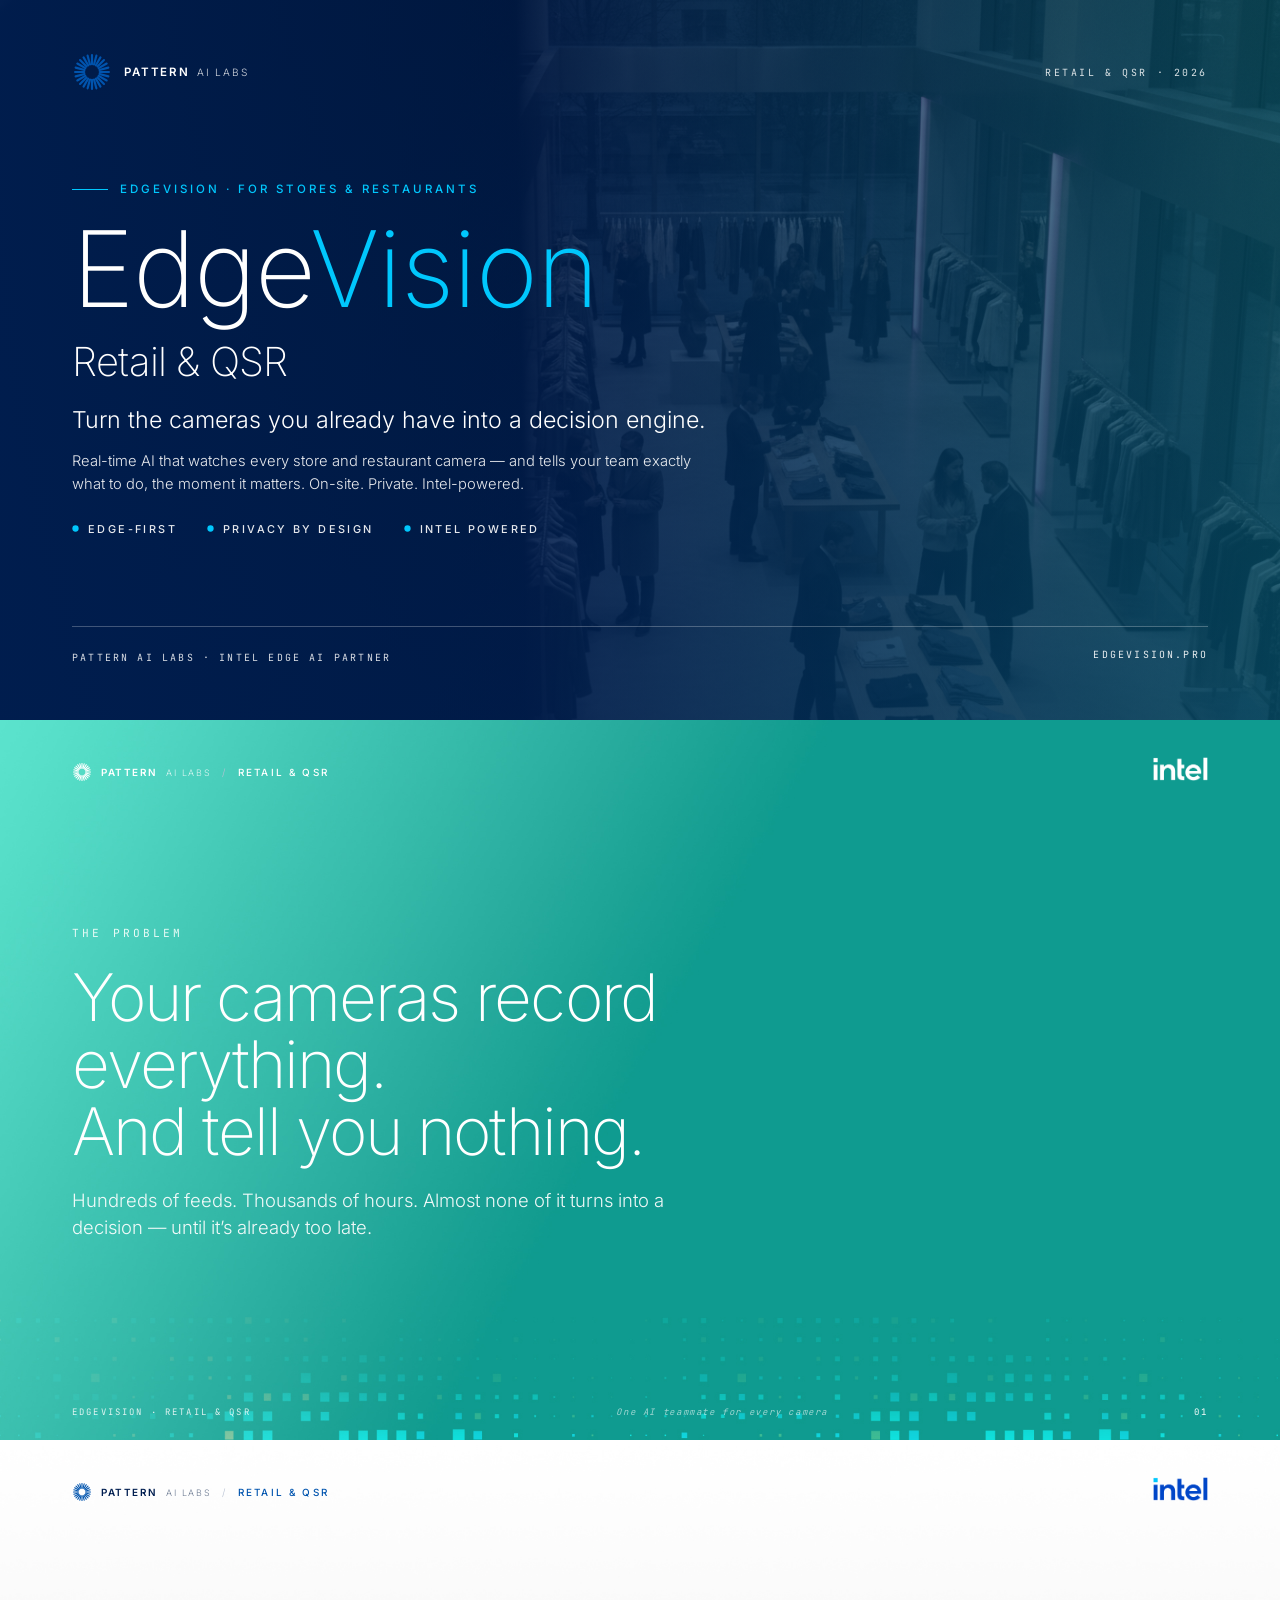
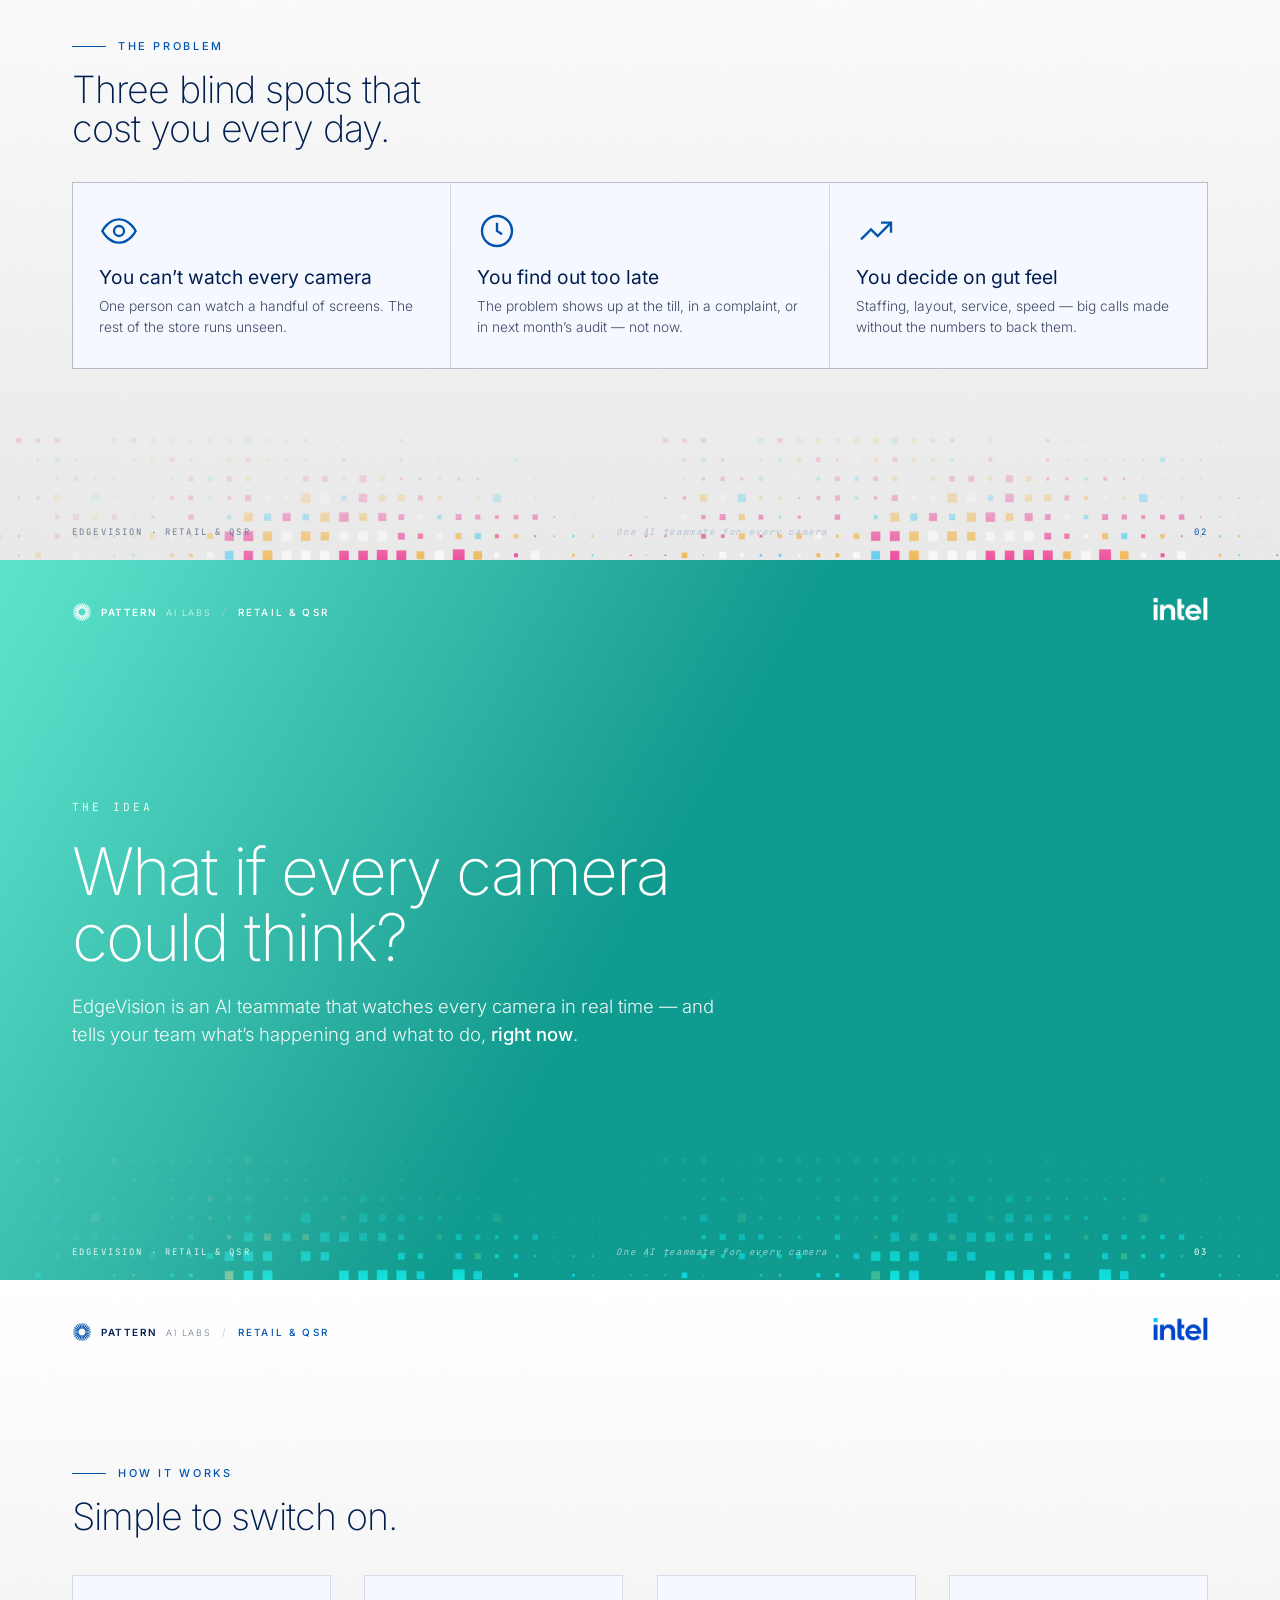
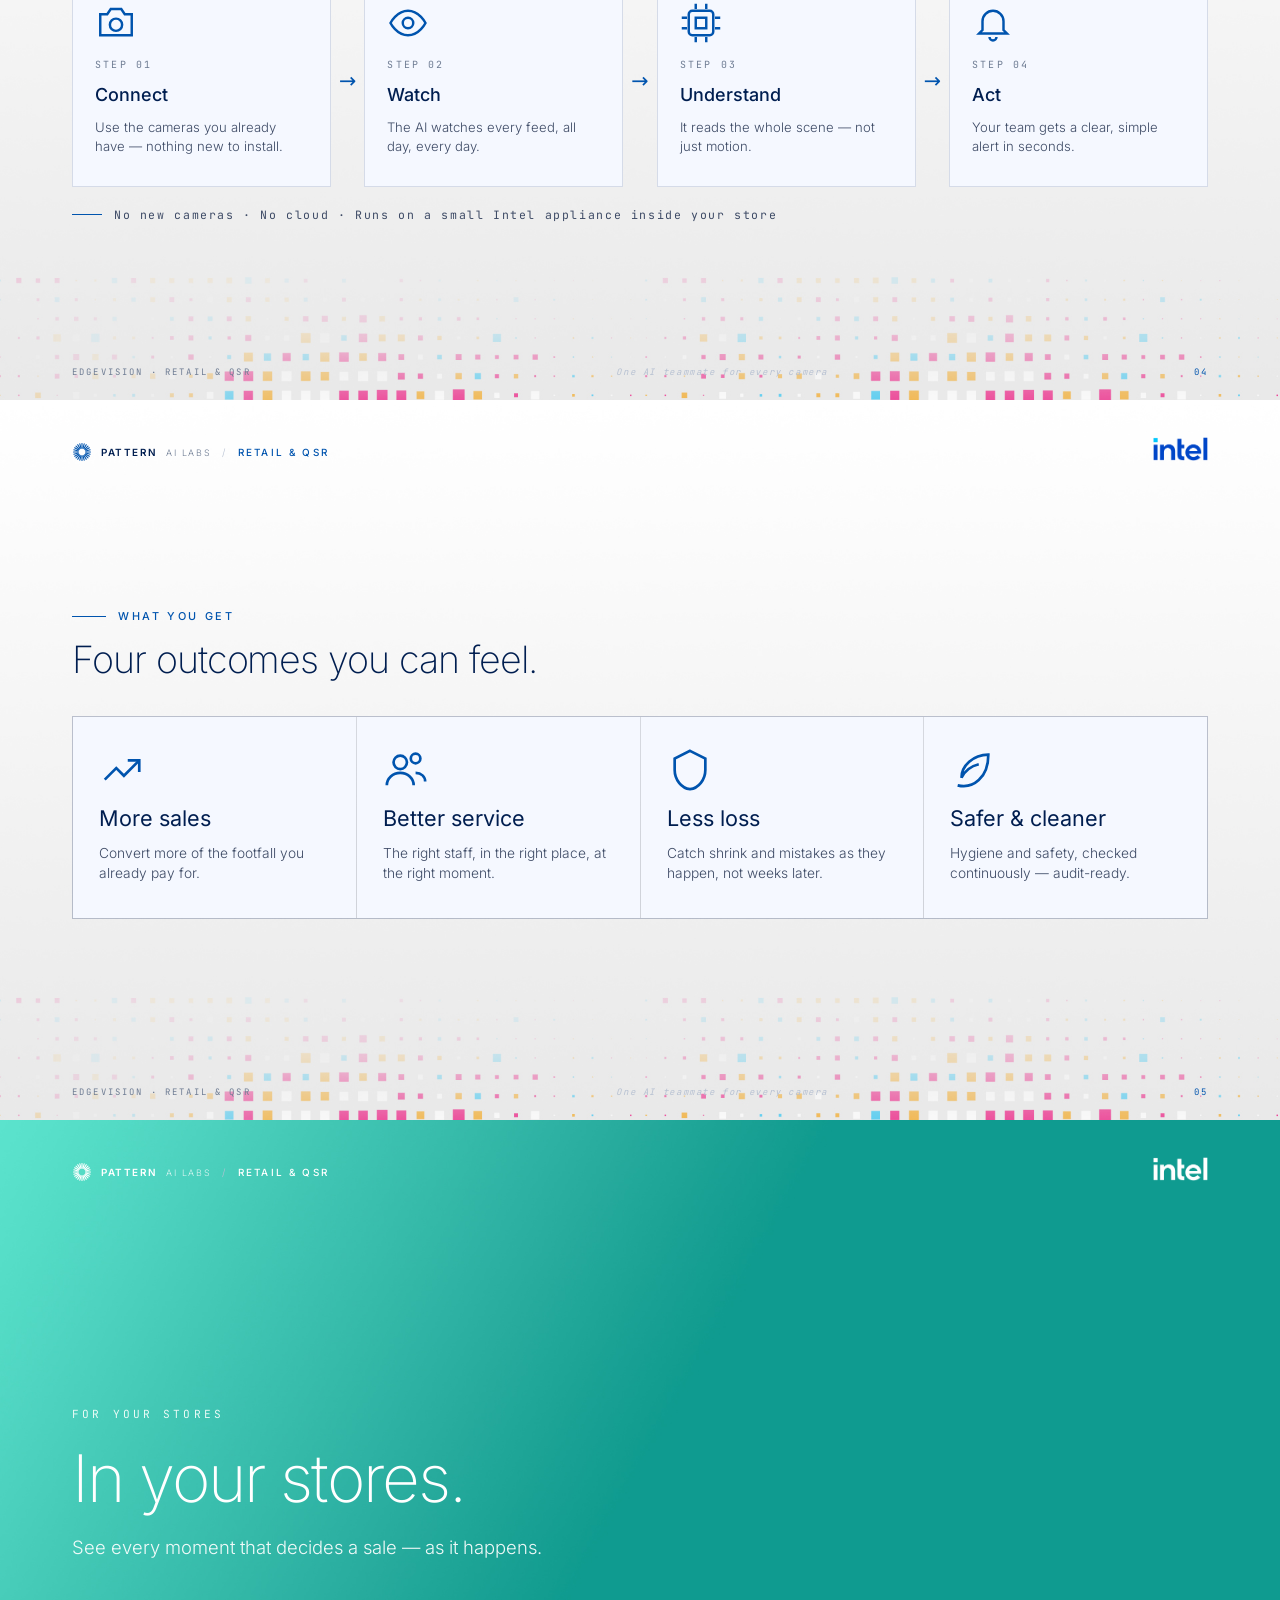
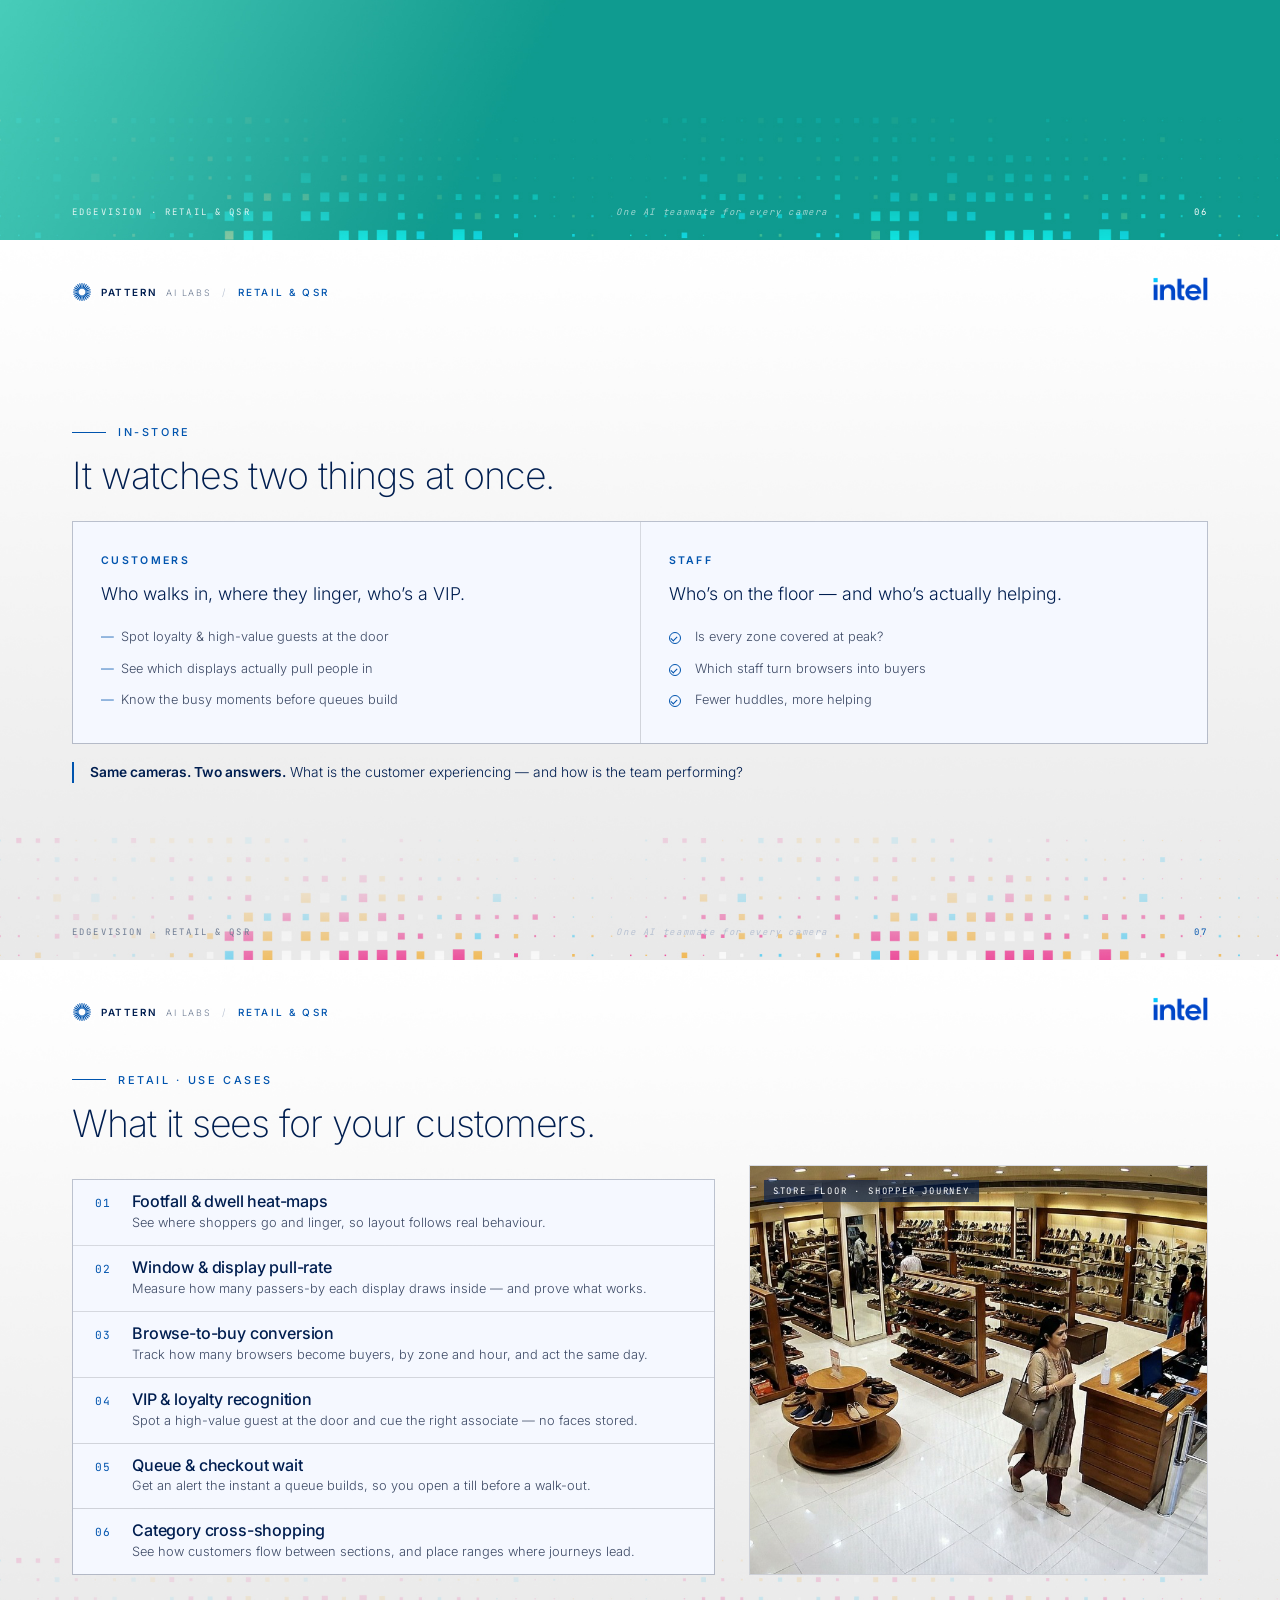
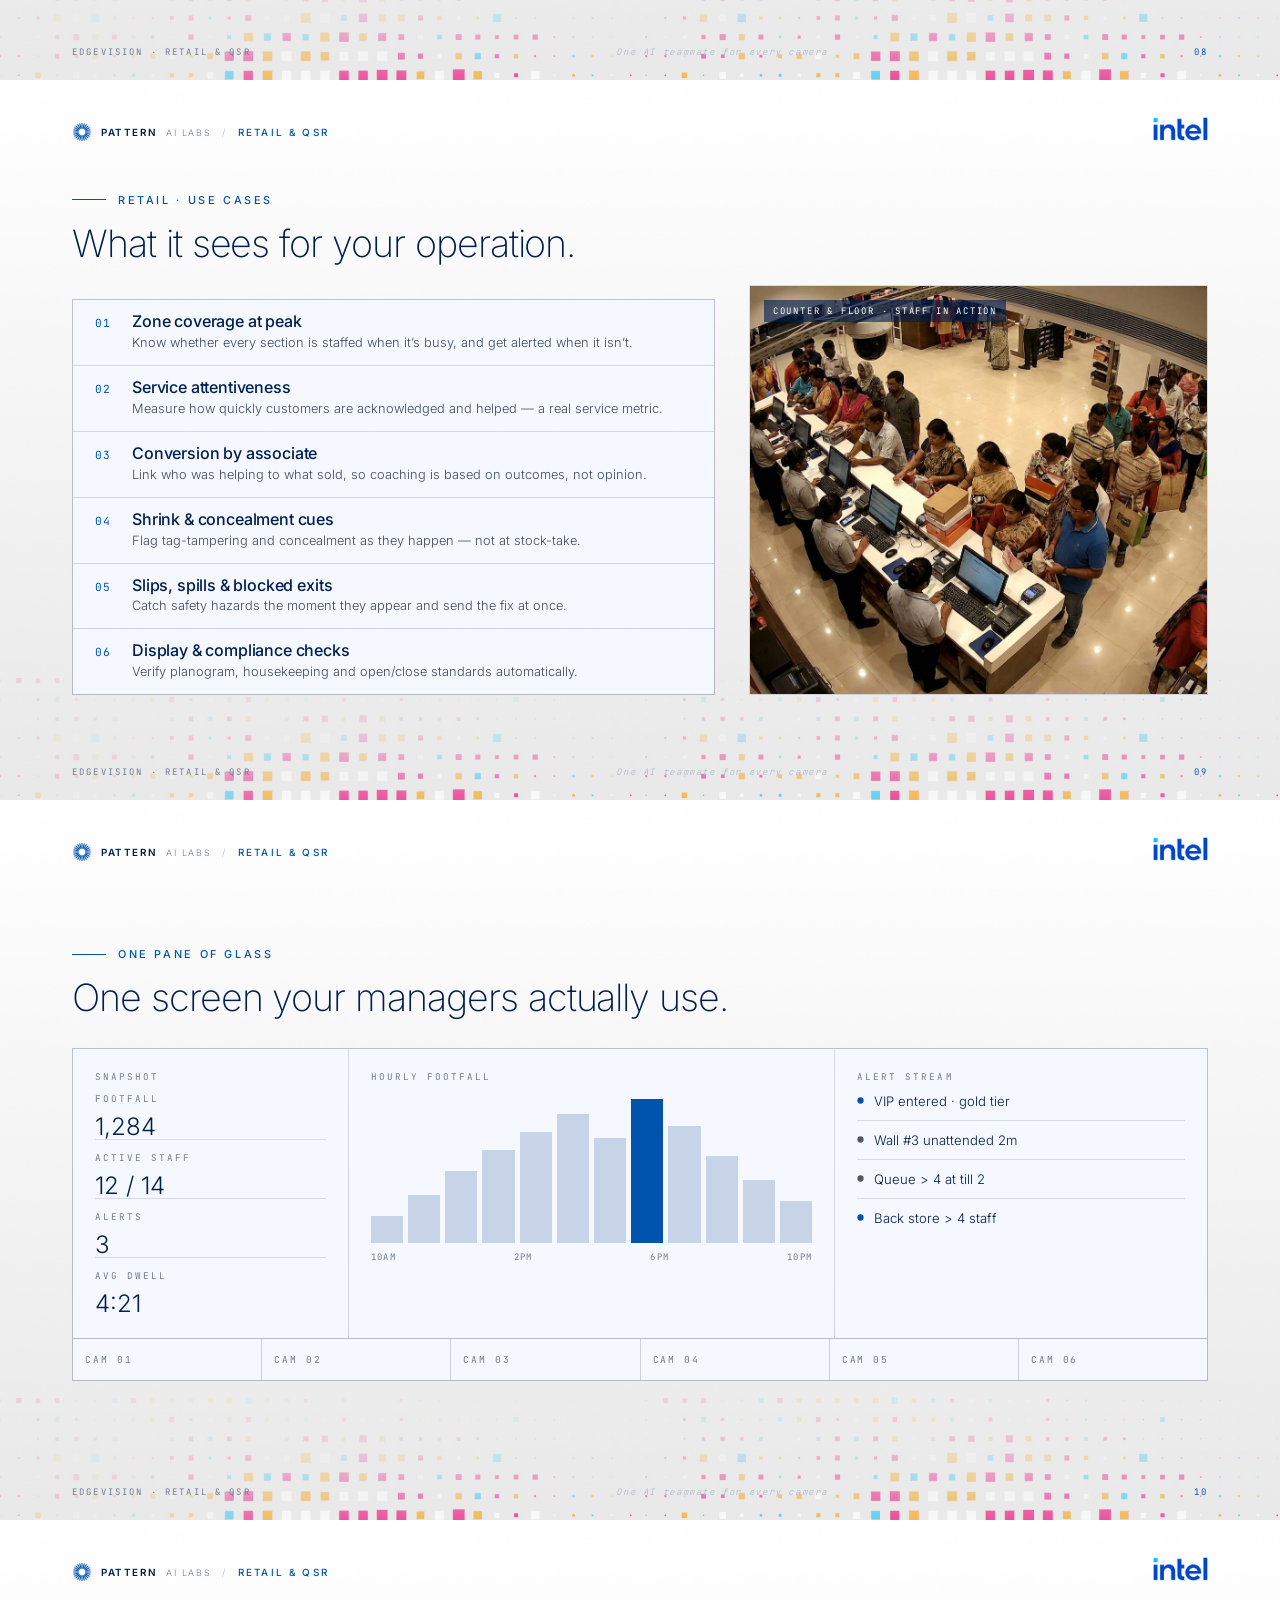
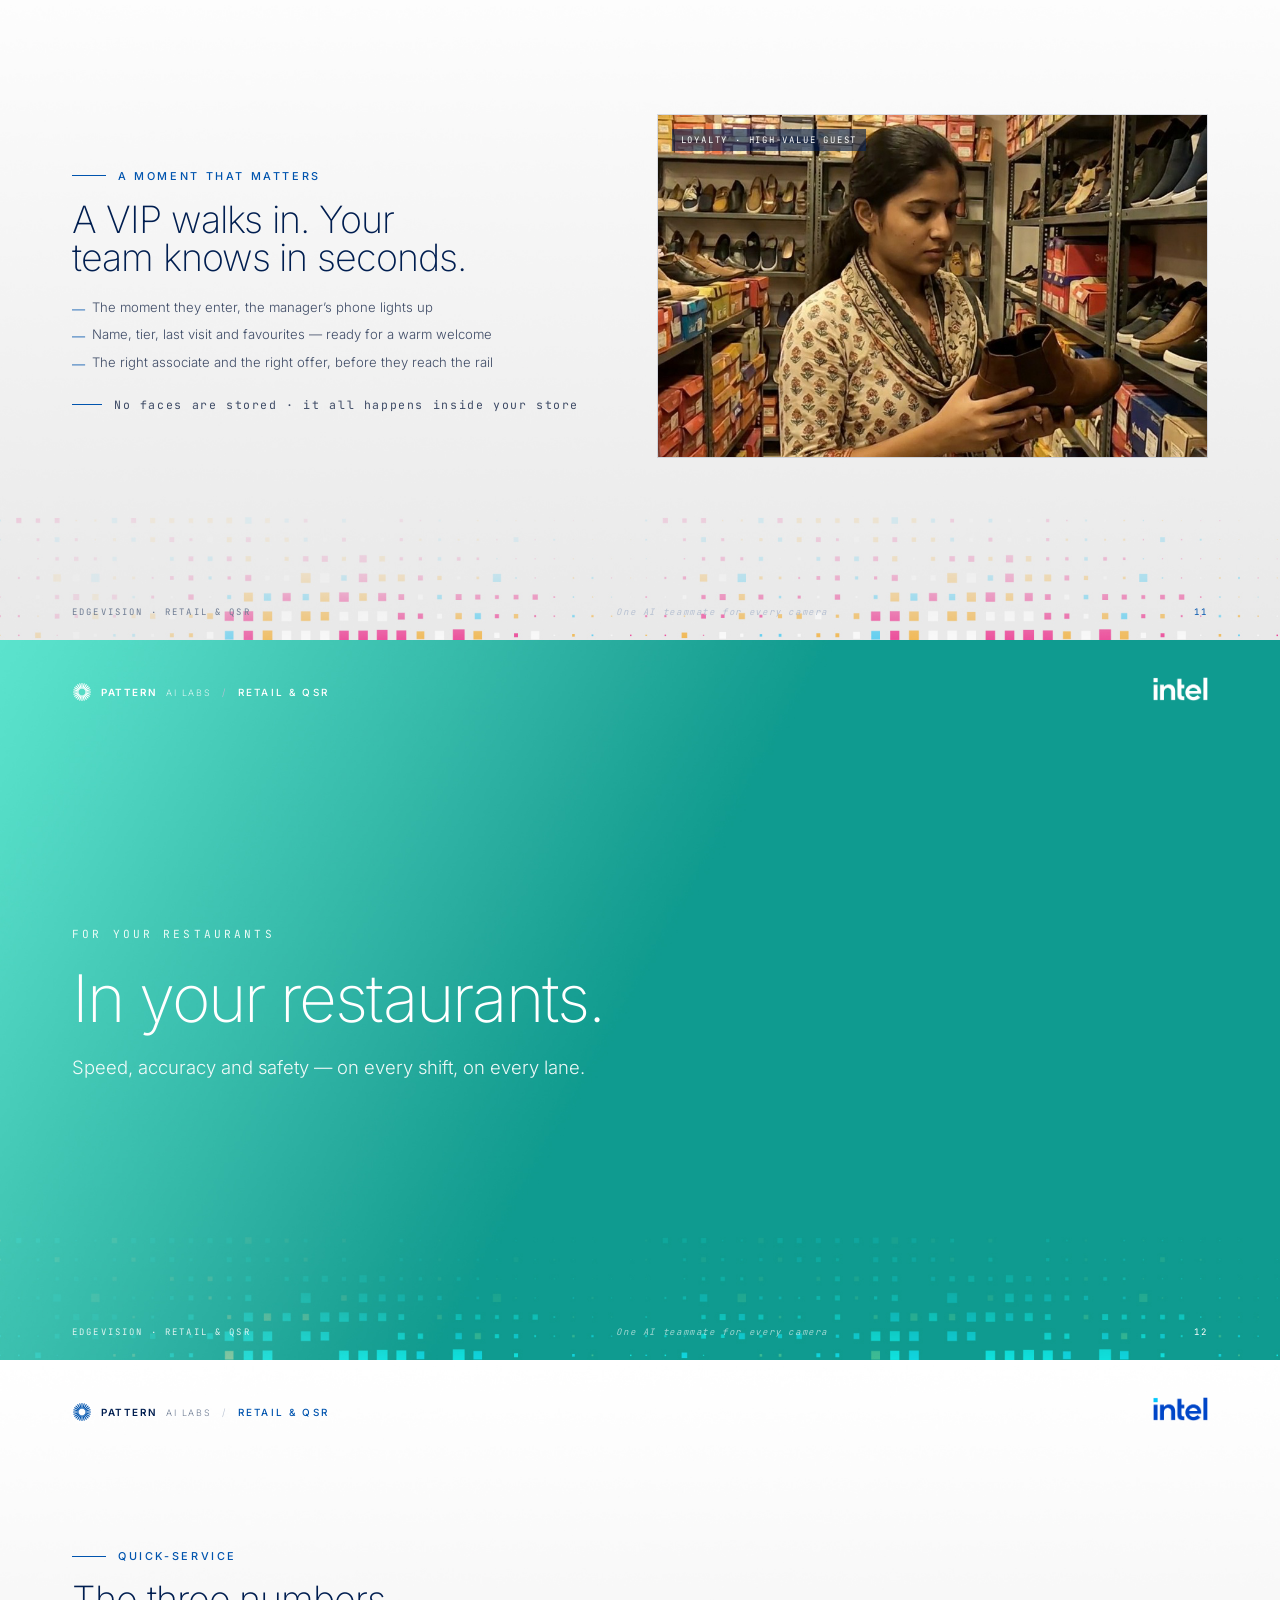
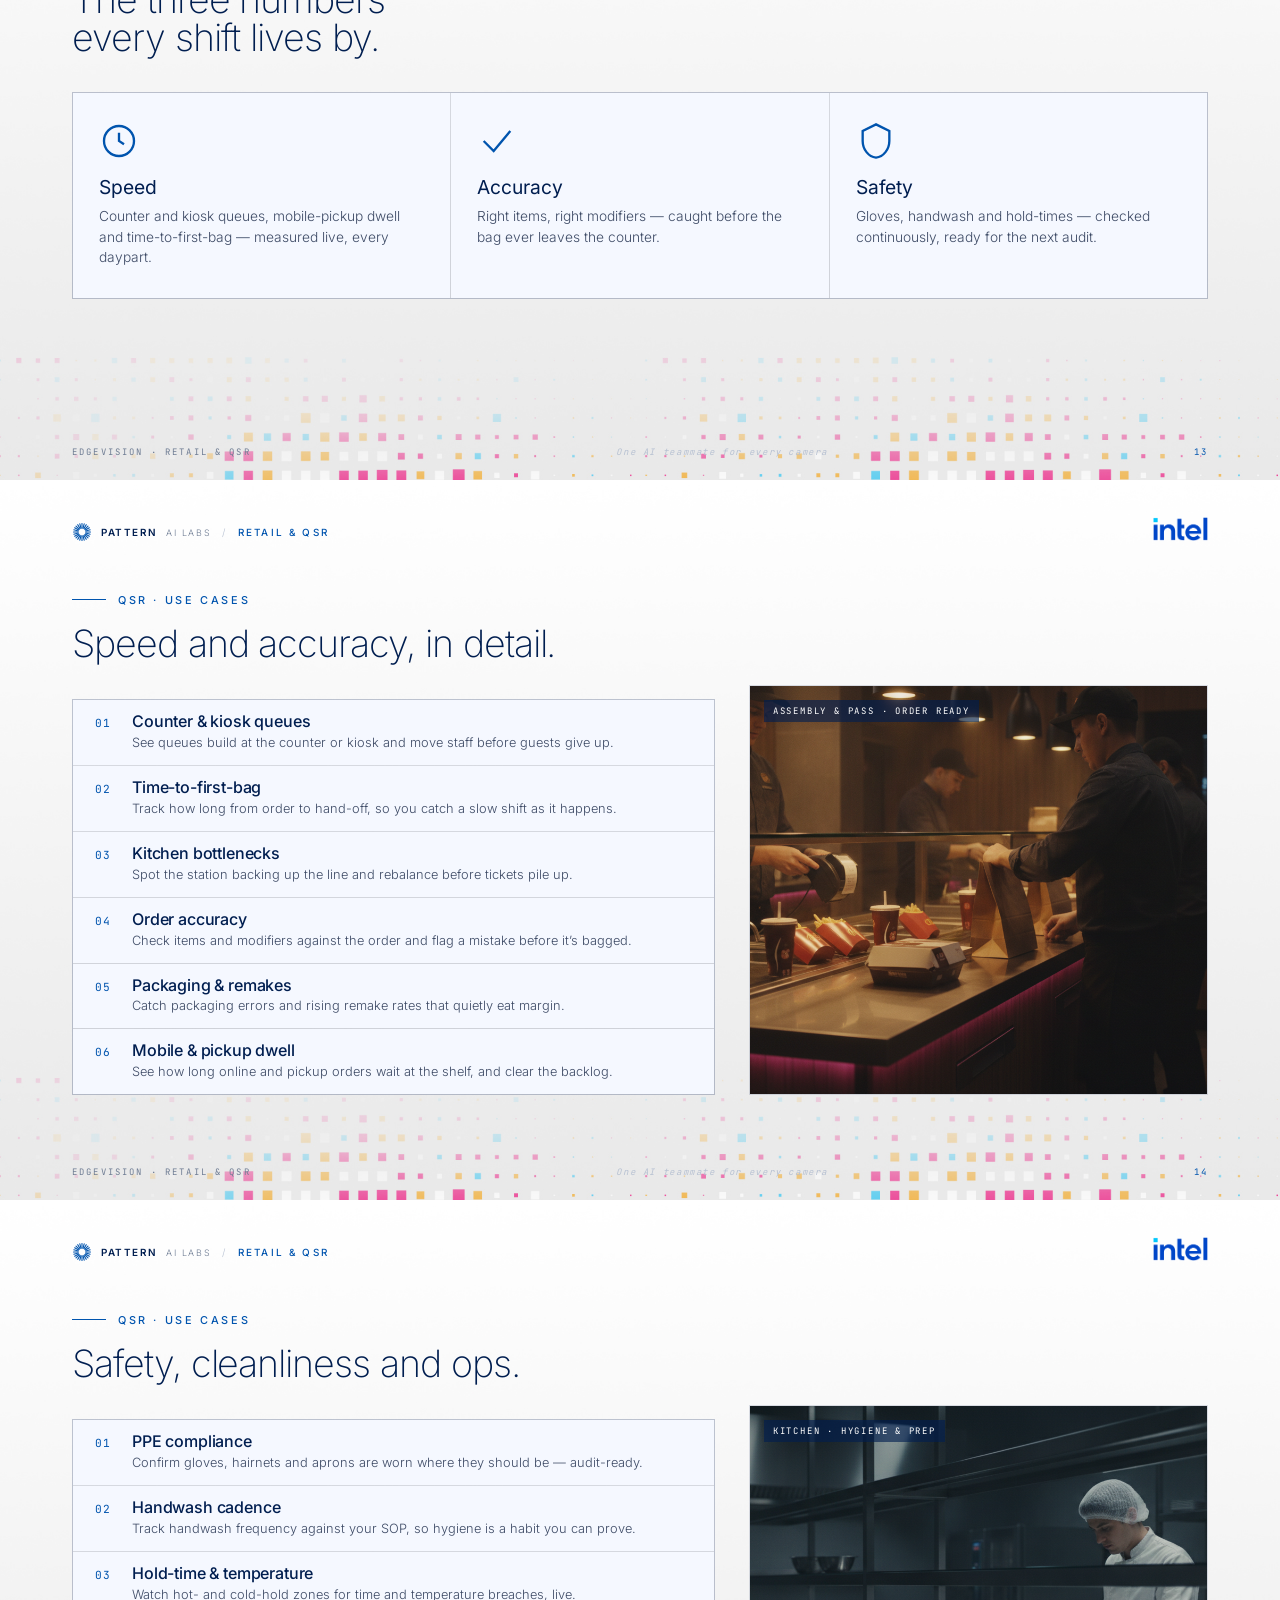
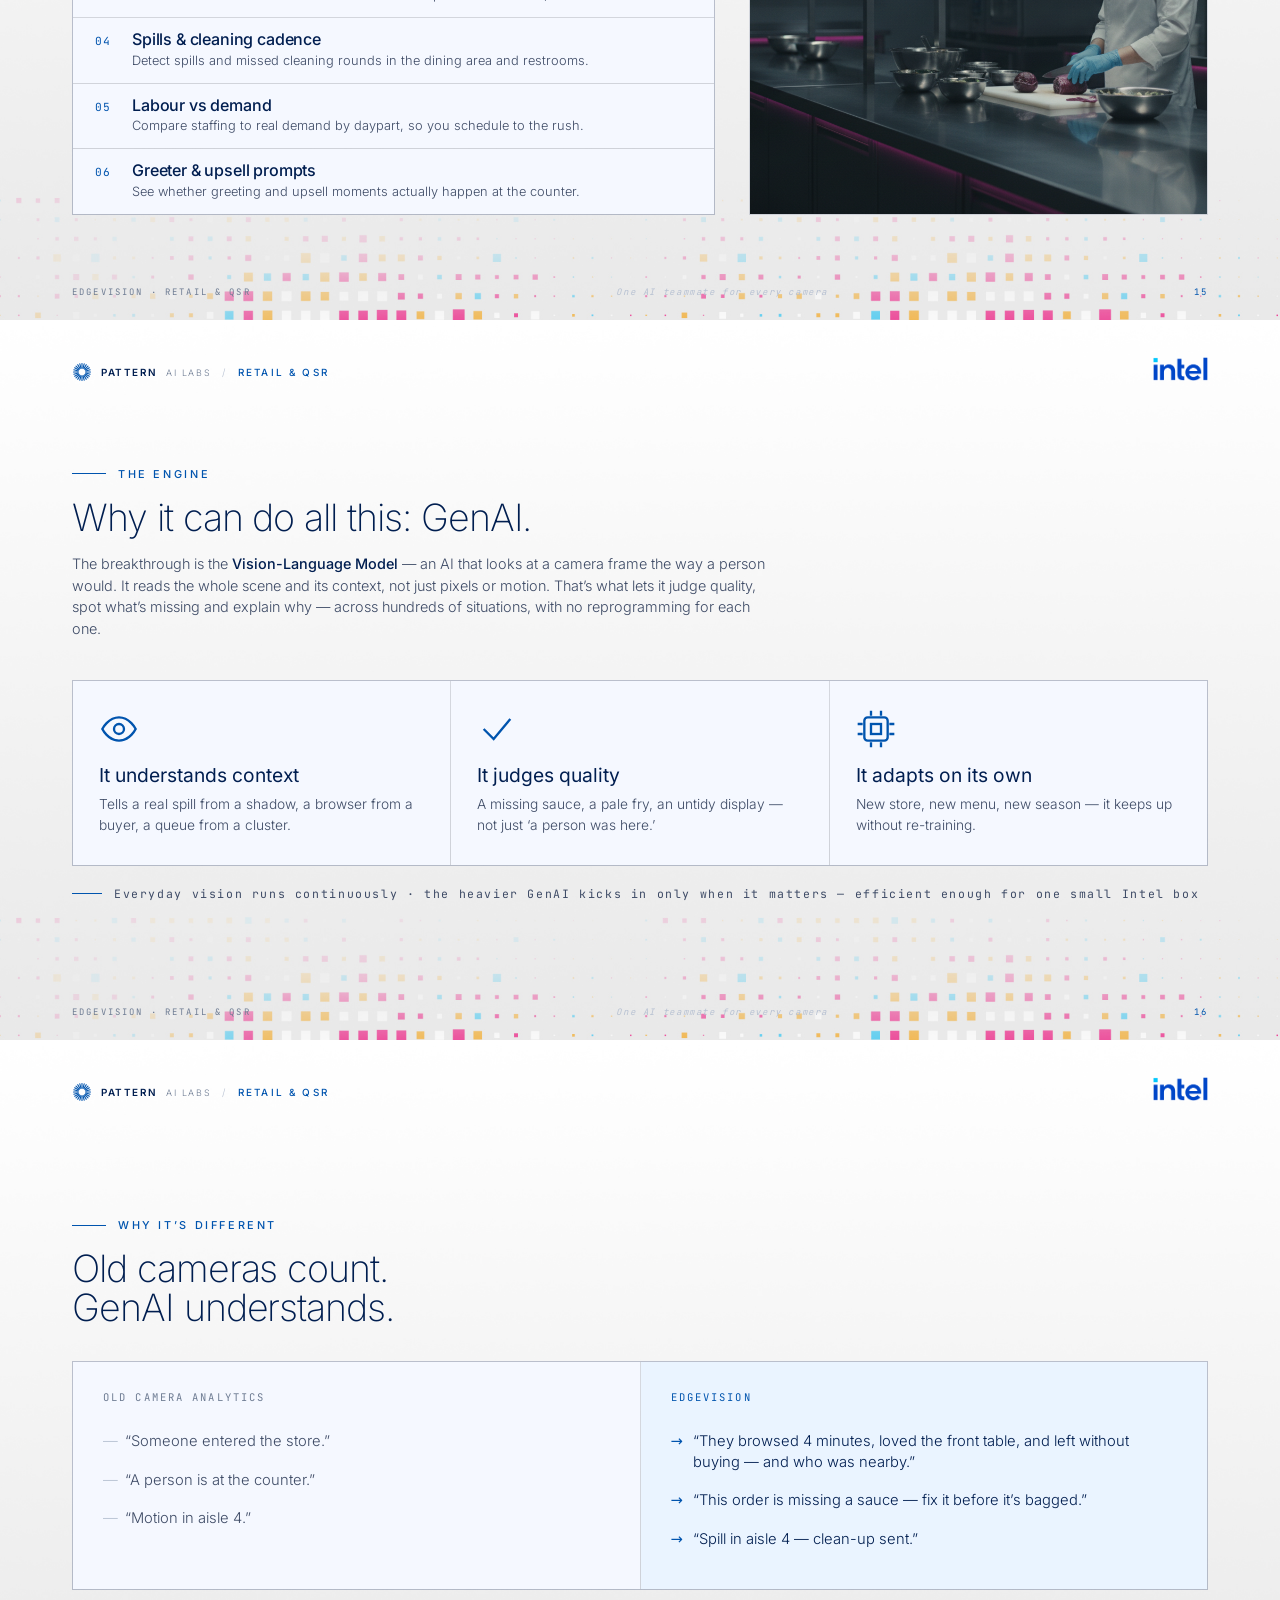
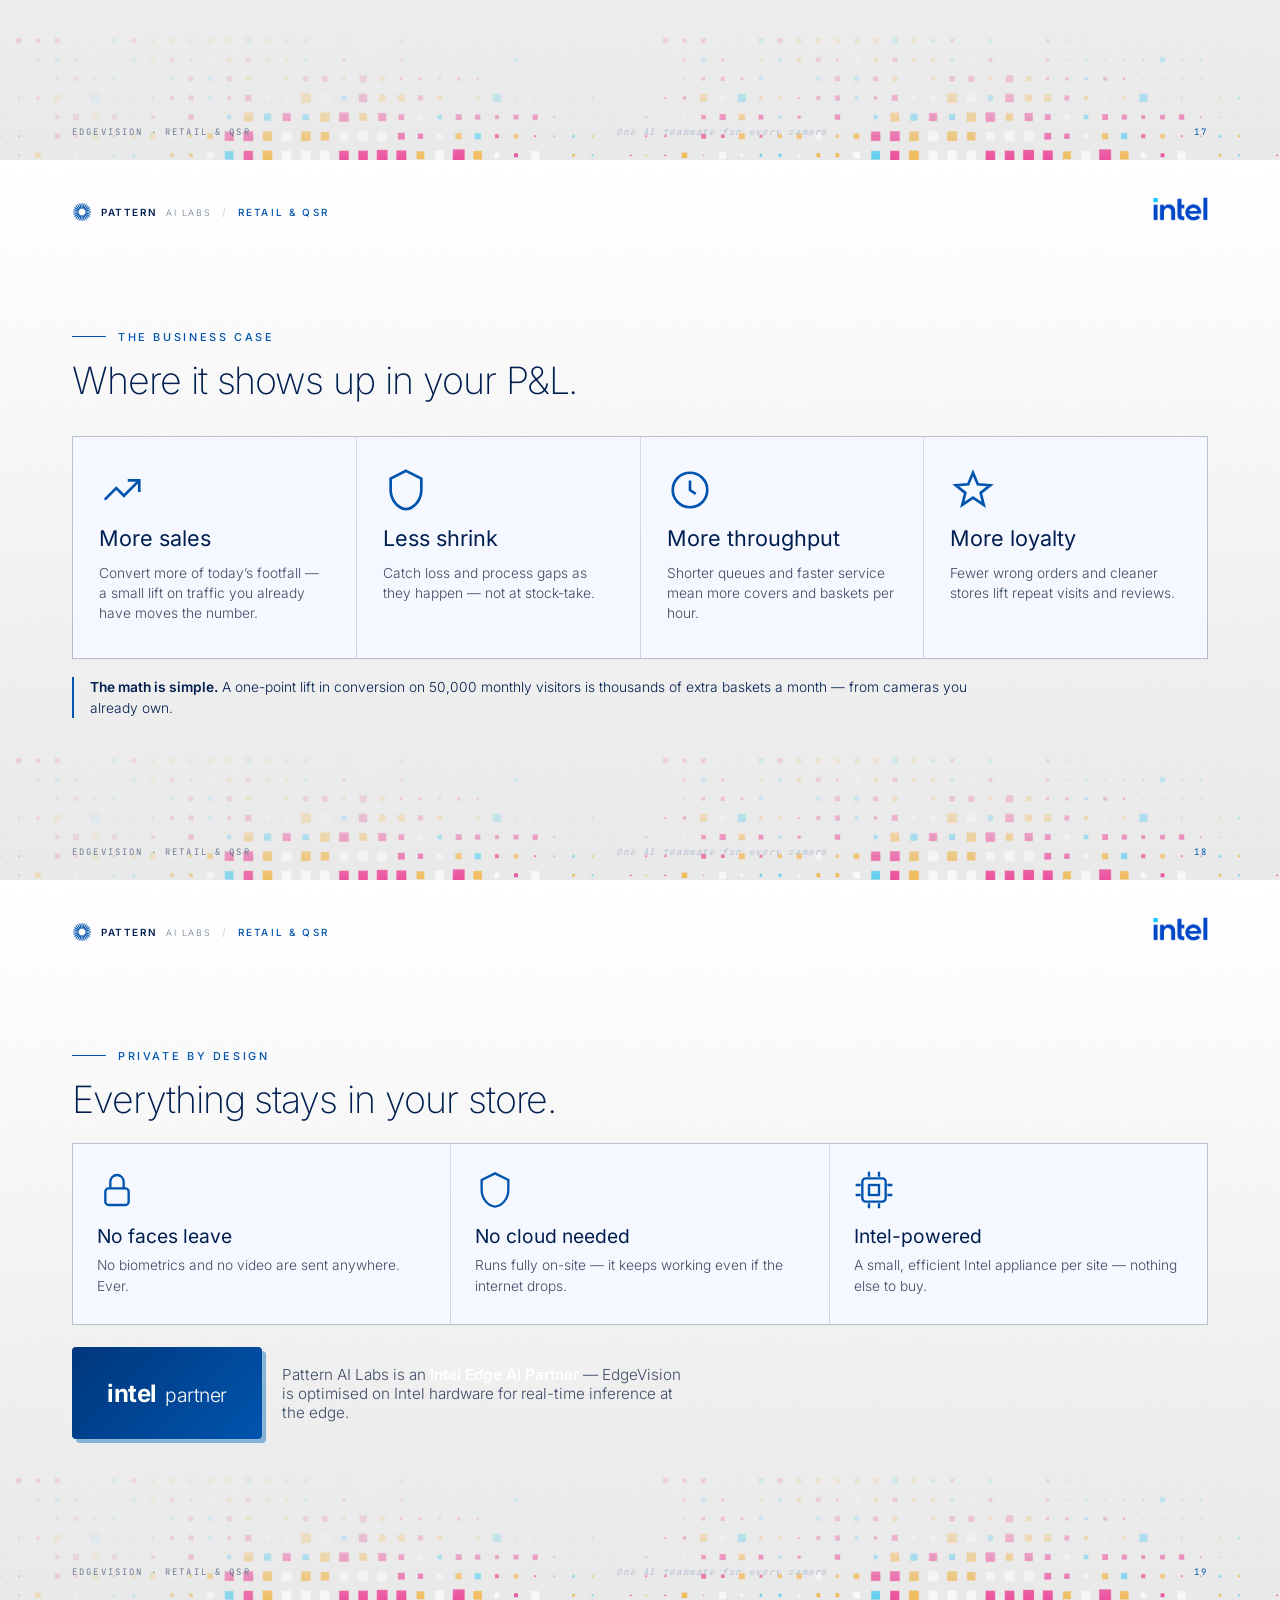
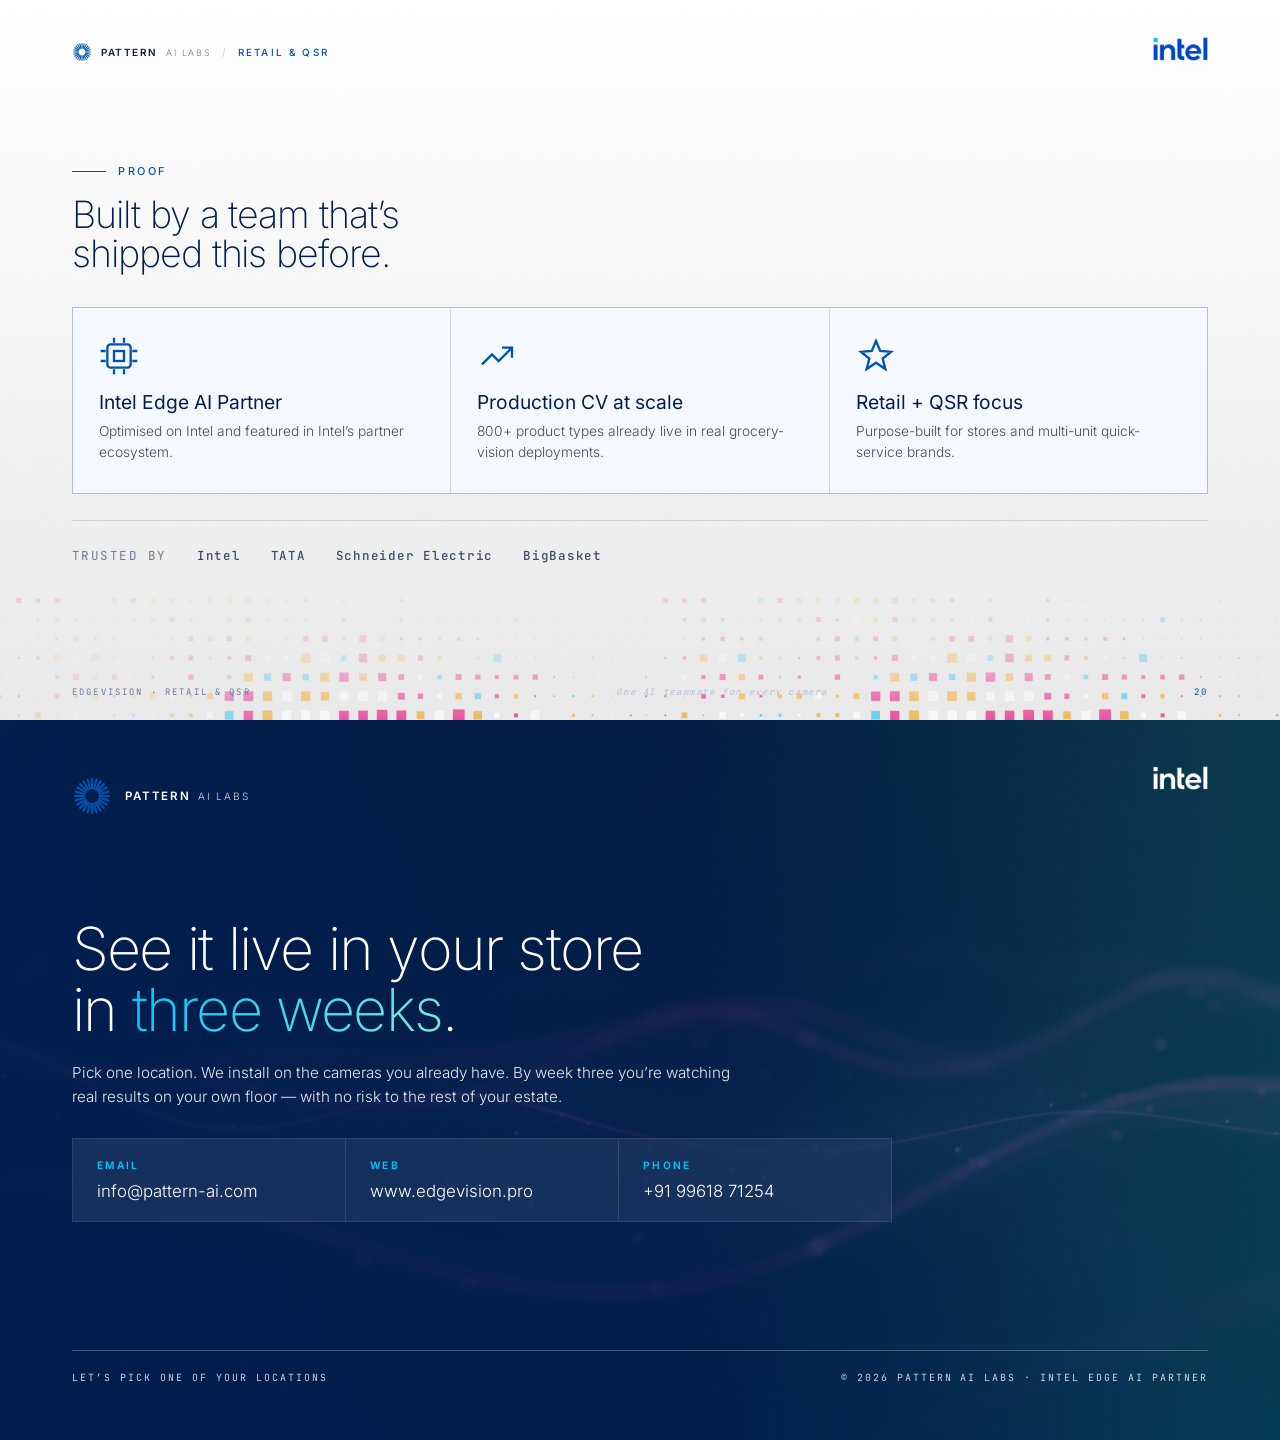
<file: deck/EdgeVision-Retail-QSR-IntelTemplate.html>
<!doctype html><html lang="en"><head><meta charset="utf-8"/><title>EdgeVision — Retail & QSR · Intel Template</title><link rel="stylesheet" href="fonts.css"/><style>/* ───────────────────────────────────────────────────────────
   EdgeVision Fabric Lens · Pattern AI Labs
   Deck design system — editorial dark · Inter Light · magenta
   16:9 print slides (1280×720)
   ─────────────────────────────────────────────────────────── */
:root{
  --bg:#000;--bg-2:#050507;--bg-3:#0A0A0E;
  --border:rgba(255,255,255,.10);--border-2:rgba(255,255,255,.18);
  --text:#fff;--text-dim:#8B8B96;--text-mute:#56565F;--text-faint:#3A3A42;
  --brand:#F52E67;--brand-2:#FF4F84;--brand-glow:rgba(245,46,103,.16);
  --maroon:#5A1729;--cyan:#5BC5E8;--amber:#F0B85A;
  --tx:'Inter',system-ui,sans-serif;--mono:'JetBrains Mono','SF Mono',Menlo,monospace;
}
@page{size:13.333in 7.5in;margin:0}
*,*::before,*::after{box-sizing:border-box}
html,body{margin:0;padding:0;background:#000}
body{font-family:var(--tx);font-weight:300;color:var(--text);-webkit-font-smoothing:antialiased;
  text-rendering:optimizeLegibility;-webkit-print-color-adjust:exact;print-color-adjust:exact;}
img{max-width:100%;display:block}
h1,h2,h3,h4{margin:0;line-height:1.06;color:#fff}
p{margin:0;color:var(--text-dim)}
b{font-weight:600;color:#fff}i{font-style:normal}
ul{margin:0;padding:0;list-style:none}

.mark{width:26px;height:26px;color:var(--brand);flex:0 0 auto}
.mark--sm{width:20px;height:20px;color:#fff}
.mark--lg{width:40px;height:40px;color:var(--brand)}
.grad{background:linear-gradient(115deg,var(--brand),var(--brand-2));-webkit-background-clip:text;
  background-clip:text;color:transparent;font-weight:200}

/* ─────────── SLIDE FRAME ─────────── */
.slide{position:relative;width:1280px;height:720px;overflow:hidden;background:var(--bg);
  padding:40px 72px 56px;display:flex;flex-direction:column;
  background-image:linear-gradient(0deg,rgba(90,23,41,.30),transparent 90px);
  page-break-after:always;break-after:page;}
.slide:last-child{page-break-after:auto;break-after:auto}
.slide__bg{position:absolute;inset:0;width:100%;height:100%;object-fit:cover;z-index:0}
.slide__body{position:relative;z-index:2;flex:1;display:flex;flex-direction:column;
  justify-content:center;min-height:0;padding:8px 0}

/* chrome + foot */
.chrome{position:relative;z-index:3;display:flex;align-items:center;justify-content:space-between;
  height:24px}
.chrome__brand{display:inline-flex;align-items:center;gap:9px;font-family:var(--tx);
  letter-spacing:.16em;text-transform:uppercase;font-size:.62rem}
.chrome__brand b{font-weight:600;color:#fff}
.chrome__brand i{font-weight:300;color:var(--text-dim);font-size:.9em}
.chrome__div{color:var(--text-faint);padding:0 2px}
.chrome__prod{font-weight:500;letter-spacing:.22em;color:var(--brand)}
.chrome__ctx{font-family:var(--mono);font-size:.6rem;letter-spacing:.28em;text-transform:uppercase;
  color:var(--text-mute)}
.foot{position:absolute;left:72px;right:72px;bottom:22px;z-index:3;display:flex;align-items:center;
  justify-content:space-between;font-family:var(--mono);font-size:.56rem;letter-spacing:.24em;
  text-transform:uppercase;color:var(--text-mute)}
.foot__mid{color:var(--text-faint);letter-spacing:.18em;text-transform:none;font-style:italic}
.foot__n{color:var(--brand)}

/* ─────────── TYPE ─────────── */
.eyebrow{display:inline-flex;align-items:center;gap:12px;margin:0 0 18px;color:var(--brand);
  font-size:.68rem;letter-spacing:.24em;text-transform:uppercase;font-weight:500}
.eyebrow::before{content:"";width:34px;height:1px;background:var(--brand);flex:0 0 auto}
.display{font-family:var(--tx);font-weight:200;letter-spacing:-.028em;line-height:1.02;
  font-size:2.7rem;color:#fff;margin:0 0 16px}
.display--mid{font-size:2.35rem}
.lede{font-size:.9rem;line-height:1.5;color:var(--text-dim);font-weight:300;max-width:78ch;margin:0 0 22px}
.lede b{color:#fff;font-weight:500}

/* ─────────── NUM-CARD GRID ─────────── */
.num-grid{display:grid;gap:1px;background:var(--border);border:1px solid var(--border);margin-top:6px}
.num-grid--2{grid-template-columns:repeat(2,1fr)}
.num-grid--3{grid-template-columns:repeat(3,1fr)}
.num-grid--4{grid-template-columns:repeat(4,1fr)}
.num-grid--5{grid-template-columns:repeat(5,1fr)}
.num-card{background:var(--bg);padding:20px 20px 22px}
.num-card__n{font-family:var(--mono);font-size:.62rem;letter-spacing:.22em;color:var(--brand);
  display:block;margin-bottom:12px}
.num-card h3{font-family:var(--tx);font-weight:400;font-size:1.02rem;letter-spacing:-.01em;
  margin:0 0 8px;color:#fff;line-height:1.15}
.num-card p{margin:0;font-size:.76rem;line-height:1.42;color:var(--text-dim)}
.num-card--brand h3{color:var(--brand)}
.num-grid--rows2 .num-card{padding:18px 20px 20px}
.num-grid--5 .num-card{padding:18px 15px 20px}
.num-grid--5 .num-card h3{font-size:.92rem}
.num-grid--5 .num-card p{font-size:.72rem}

/* cost chips */
.chips{display:flex;flex-wrap:wrap;gap:6px;margin-top:12px}
.chip{font-family:var(--mono);font-size:.56rem;letter-spacing:.14em;text-transform:uppercase;
  color:var(--brand-2);border:1px solid rgba(245,46,103,.35);border-radius:2px;padding:3px 7px}
.chips--stat .chip--stat{color:var(--text-dim);border-color:var(--border-2)}
.num-card--cost h3{color:#fff}

/* ─────────── CIRCLE CARDS ─────────── */
.circle-grid{display:grid;gap:1px;background:var(--border);border:1px solid var(--border);margin-top:8px}
.circle-grid--3{grid-template-columns:repeat(3,1fr)}
.circle-grid--5{grid-template-columns:repeat(5,1fr)}
.circ{background:var(--bg);padding:26px 24px 28px}
.circle-grid--5 .circ{padding:24px 16px}
.circ__n{display:grid;place-items:center;width:48px;height:48px;border:1.5px solid var(--brand);
  border-radius:50%;color:var(--brand);font-family:var(--tx);font-weight:300;font-size:1.25rem;margin:0 0 18px}
.circ h3{font-family:var(--tx);font-weight:400;font-size:1.08rem;margin:0 0 9px;color:#fff}
.circle-grid--5 .circ h3{font-size:.92rem}
.circ p{margin:0;font-size:.8rem;line-height:1.45;color:var(--text-dim)}
.circle-grid--5 .circ p{font-size:.72rem}

/* ─────────── PIPELINE ─────────── */
.pipeline{display:grid;align-items:stretch;gap:8px;margin-top:14px}
.pipeline--4{grid-template-columns:1fr auto 1fr auto 1fr auto 1fr}
.pipeline--6{grid-template-columns:1fr auto 1fr auto 1fr auto 1fr auto 1fr auto 1fr}
.pipe-card{padding:20px 20px 24px;border:1px solid var(--border);background:var(--bg);
  display:flex;flex-direction:column}
.pipe-card__n{font-family:var(--mono);font-size:.6rem;letter-spacing:.22em;color:var(--text-mute);
  display:block;margin-bottom:12px}
.pipe-card h3{font-family:var(--tx);font-weight:500;font-size:1rem;margin:0 0 7px;color:#fff}
.pipe-card p{margin:0;font-size:.74rem;line-height:1.4;color:var(--text-dim)}
.pipe-arrow{align-self:center;color:var(--brand);font-size:1.15rem;padding:0 2px}
.pipeline--6 .pipe-card{padding:16px 14px 18px}
.pipeline--6 .pipe-card h3{font-size:.9rem}
.pipeline--6 .pipe-card p{font-size:.68rem}

/* ─────────── STATS ─────────── */
.stats{display:grid;gap:20px;margin-top:26px;padding-top:24px;border-top:1px solid var(--border)}
.stats--3{grid-template-columns:repeat(3,1fr)}
.stats--4{grid-template-columns:repeat(4,1fr)}
.stats b{display:block;font-family:var(--tx);font-weight:200;font-size:2.6rem;letter-spacing:-.03em;
  line-height:1;color:var(--brand);margin-bottom:10px}
.stats b i{font-size:.5em;font-weight:200;margin-left:2px}
.stats span{display:block;font-family:var(--mono);font-size:.62rem;letter-spacing:.2em;
  text-transform:uppercase;color:var(--text-mute)}

/* ─────────── TWO-COL LENS ─────────── */
.two-col{display:grid;grid-template-columns:1fr 1fr;gap:1px;background:var(--border);
  border:1px solid var(--border);margin-top:10px}
.lens{background:var(--bg);padding:26px 28px 28px}
.lens__head{display:inline-flex;align-items:center;gap:10px;color:var(--brand);font-family:var(--tx);
  font-size:.66rem;letter-spacing:.22em;text-transform:uppercase;font-weight:600;margin:0 0 16px}
.lens h3{font-family:var(--tx);font-weight:300;font-size:1.1rem;margin:0 0 16px;color:#fff;line-height:1.25}
.dashlist li,.checklist li{position:relative;color:var(--text-dim);font-size:.8rem;line-height:1.35}
.dashlist li{padding:7px 0 7px 20px}
.dashlist li::before{content:"—";position:absolute;left:0;top:7px;color:var(--brand)}
.dashlist--tight li{padding:6px 0 6px 20px;font-size:.86rem}
.checklist li{padding:7px 0 7px 26px}
.checklist li::before{content:"";position:absolute;left:0;top:11px;width:12px;height:12px;
  border-radius:50%;border:1.2px solid var(--brand)}
.checklist li::after{content:"";position:absolute;left:3.5px;top:14px;width:4px;height:6px;
  border-right:1.4px solid var(--brand);border-bottom:1.4px solid var(--brand);transform:rotate(45deg)}

/* speclist */
.speclist{margin:0;padding:0}
.speclist div{display:grid;grid-template-columns:130px 1fr;gap:14px;padding:9px 0;
  border-bottom:1px solid var(--border)}
.speclist div:last-child{border-bottom:0}
.speclist dt{font-family:var(--mono);font-size:.62rem;letter-spacing:.2em;color:var(--text-mute);
  text-transform:uppercase}
.speclist dd{margin:0;color:#fff;font-size:.82rem}

/* ─────────── PULLQUOTE ─────────── */
.pullquote{display:flex;gap:16px;margin:18px 0 0;font-size:.86rem;line-height:1.5;color:var(--text)}
.pullquote__bar{flex:0 0 auto;width:2px;background:var(--brand);align-self:stretch}
.pullquote b{color:#fff}.pullquote i{font-style:italic;color:var(--text-dim)}
.pullquote span:last-child{max-width:100ch}

/* ─────────── TIMELINE ─────────── */
.timeline{display:grid;align-items:stretch;gap:6px;margin-top:12px}
.timeline--5{grid-template-columns:repeat(5,1fr)}
.tl-card{padding:20px 18px 22px;border:1px solid var(--border);background:var(--bg);
  display:flex;flex-direction:column}
.tl-card header{display:flex;justify-content:space-between;align-items:center;margin-bottom:14px;
  font-family:var(--mono);font-size:.62rem;letter-spacing:.16em}
.tl-card__n{color:var(--text-mute)}.tl-card__t{color:var(--brand)}
.tl-card h3{font-family:var(--tx);font-weight:300;font-size:1.15rem;margin:0 0 8px}
.tl-card p{margin:0;font-size:.74rem;color:var(--text-dim)}

/* ─────────── FUSION ─────────── */
.fusion{display:grid;grid-template-columns:repeat(3,1fr);gap:1px;background:var(--border);
  border:1px solid var(--border);margin-top:10px;position:relative}
.fusion__card{background:var(--bg);padding:22px 22px 26px}
.fusion__h{font-family:var(--mono);font-size:.66rem;letter-spacing:.2em;color:var(--brand);margin:0 0 10px}
.fusion__p{margin:0;font-size:.8rem;line-height:1.45;color:var(--text-dim)}
.fusion__core{grid-column:1/-1;background:linear-gradient(180deg,rgba(245,46,103,.08),var(--bg));
  padding:18px 22px;display:flex;align-items:baseline;gap:14px;border-top:1px solid var(--border)}
.fusion__core span{font-family:var(--mono);font-size:.7rem;letter-spacing:.22em;color:var(--brand);font-weight:500}
.fusion__core i{font-size:.8rem;color:var(--text-dim)}

/* ─────────── ZONES ─────────── */
.zones{display:grid;grid-template-columns:repeat(3,1fr);gap:1px;background:var(--border);
  border:1px solid var(--border);margin-top:8px}
.zone{background:var(--bg);padding:22px 22px 24px}
.zone__n{font-family:var(--mono);font-size:.62rem;letter-spacing:.22em;color:var(--brand);display:block;margin-bottom:12px}
.zone__h{font-family:var(--tx);font-weight:400;font-size:1.05rem;color:#fff;margin:0 0 3px}
.zone__s{font-family:var(--mono);font-size:.6rem;letter-spacing:.14em;text-transform:uppercase;
  color:var(--text-mute);margin:0 0 14px}
.zone ul li{position:relative;padding:5px 0 5px 16px;font-size:.76rem;color:var(--text-dim);line-height:1.35}
.zone ul li::before{content:"•";position:absolute;left:2px;top:5px;color:var(--brand)}

/* ─────────── CMP TABLE ─────────── */
.cmp{width:100%;border-collapse:collapse;margin-top:12px}
.cmp th,.cmp td{padding:12px 20px;text-align:left;border-bottom:1px solid var(--border);
  border-right:1px solid var(--border);font-size:.82rem;color:var(--text-dim)}
.cmp th:last-child,.cmp td:last-child{border-right:0}
.cmp thead th{background:var(--bg-3);font-family:var(--mono);font-size:.62rem;letter-spacing:.2em;
  color:var(--text-mute);text-transform:uppercase;font-weight:500;border-top:1px solid var(--border)}
.cmp thead th.cmp__hi{color:var(--brand)}
.cmp td:first-child{color:#fff;font-weight:400}
.cmp td.cmp__hi{color:#fff;background:rgba(245,46,103,.04)}

/* ─────────── LAN BAR ─────────── */
.lan-bar{display:grid;grid-template-columns:auto 1fr auto;align-items:center;gap:18px;margin-top:22px;
  padding:14px 20px;border:1px dashed var(--border-2);font-family:var(--mono);font-size:.64rem;letter-spacing:.2em}
.lan-bar__l{color:var(--text-dim)}.lan-bar__line{height:1px;background:var(--brand)}.lan-bar__r{color:var(--brand)}

/* ─────────── WEEKS ─────────── */
.weeks{display:grid;gap:1px;background:var(--border);border:1px solid var(--border);margin-top:8px}
.weeks--4{grid-template-columns:repeat(4,1fr)}
.week{background:var(--bg);padding:22px 22px 26px;border-top:2px solid transparent}
.week--first{border-top-color:var(--brand)}
.week__n{display:block;font-family:var(--mono);font-size:.66rem;letter-spacing:.22em;color:var(--brand);margin-bottom:6px}
.week__wk{display:block;font-family:var(--mono);font-size:.58rem;letter-spacing:.14em;color:var(--text-mute);margin-bottom:16px}
.week h3{font-family:var(--tx);font-weight:400;font-size:1.15rem;color:#fff;margin:0 0 10px}
.week p{margin:0;font-size:.76rem;line-height:1.42;color:var(--text-dim)}

/* ─────────── SPLIT ─────────── */
.split{display:grid;grid-template-columns:1fr 1.02fr;gap:44px;align-items:center;margin-top:4px}
.split__copy{min-width:0}
.split__media{position:relative;overflow:hidden;border:1px solid var(--border);aspect-ratio:16/10}
.split__media img{width:100%;height:100%;object-fit:cover;filter:brightness(.62) saturate(.92)}
.mediacap{position:absolute;left:14px;top:14px;font-family:var(--mono);font-size:.56rem;
  letter-spacing:.2em;color:#fff;background:rgba(0,0,0,.55);padding:5px 9px}
.split--after{margin-top:16px}

/* ─────────── COVER ─────────── */
.slide--cover{padding:0;overflow:hidden}
.cover__veil{position:absolute;inset:0;z-index:1;background:
  radial-gradient(75% 65% at 22% 55%,transparent,rgba(0,0,0,.86)),
  linear-gradient(180deg,rgba(0,0,0,.55),rgba(0,0,0,.45) 45%,rgba(0,0,0,.9))}
.cover__inner{position:relative;z-index:2;height:100%;padding:52px 72px 56px;display:flex;flex-direction:column}
.cover__top{display:flex;align-items:center;gap:12px}
.cover__brandtxt{font-family:var(--tx);letter-spacing:.16em;text-transform:uppercase;font-size:.72rem;display:inline-flex;gap:7px;align-items:baseline}
.cover__brandtxt b{font-weight:600;color:#fff}.cover__brandtxt i{font-weight:300;color:var(--text-dim);font-size:.88em}
.cover__edition{margin-left:auto;font-family:var(--mono);font-size:.62rem;letter-spacing:.26em;color:var(--text-mute)}
.cover__eyebrow{margin:auto 0 20px;color:var(--brand);font-size:.72rem;letter-spacing:.26em;
  text-transform:uppercase;font-weight:500;display:inline-flex;align-items:center;gap:12px}
.cover__eyebrow::before{content:"";width:36px;height:1px;background:var(--brand)}
.cover__wordmark{font-family:var(--tx);font-weight:200;line-height:1.0;letter-spacing:-.04em;margin:0 0 22px}
.cover__wordmark .w-edge{font-size:6.6rem;color:#fff}
.cover__wordmark .w-vision{font-size:6.6rem;color:var(--brand)}
.cover__wordmark .w-sub{display:block;font-size:2.5rem;font-weight:200;letter-spacing:-.02em;
  line-height:1.1;color:#fff;margin-top:18px}
.cover__tag{font-family:var(--tx);font-weight:300;font-size:1.45rem;color:#fff;margin:0 0 16px}
.cover__sub{font-size:.92rem;line-height:1.55;color:var(--text-dim);max-width:70ch;margin:0 0 26px}
.cover__tags{display:flex;gap:30px;margin:0 0 auto;font-size:.68rem;letter-spacing:.22em;
  text-transform:uppercase;color:var(--text-dim)}
.cover__tags li{display:inline-flex;align-items:center;gap:9px;font-weight:500}
.cover__tags i{display:inline-block;flex:0 0 auto;width:7px;height:7px;border-radius:50%;background:var(--brand);box-shadow:0 0 8px var(--brand)}
.cover__foot{display:flex;justify-content:space-between;align-items:flex-end;font-family:var(--mono);
  font-size:.62rem;letter-spacing:.22em;color:var(--text-mute);text-transform:uppercase;
  border-top:1px solid var(--border);padding-top:20px}
.cover__sigil{text-align:right;line-height:1.7;color:var(--text-dim)}

/* ─────────── CLOSING ─────────── */
.slide--closing{padding:0;overflow:hidden}
.closing__veil{position:absolute;inset:0;z-index:1;background:
  radial-gradient(70% 60% at 50% 38%,rgba(245,46,103,.14),transparent 60%),
  linear-gradient(180deg,rgba(0,0,0,.72),rgba(0,0,0,.82) 50%,rgba(0,0,0,.95))}
.closing__inner{position:relative;z-index:2;height:100%;padding:56px 72px;display:flex;flex-direction:column}
.closing__brand{display:flex;align-items:center;gap:13px;margin-bottom:auto}
.closing__head{font-family:var(--tx);font-weight:200;font-size:3.7rem;line-height:1.04;
  letter-spacing:-.03em;color:#fff;margin:0 0 20px}
.closing__sub{font-size:.95rem;line-height:1.55;color:var(--text-dim);max-width:74ch;margin:0 0 30px}
.contact{display:grid;grid-template-columns:repeat(3,1fr);gap:1px;background:var(--border);
  border:1px solid var(--border);margin:0 0 26px;max-width:820px}
.contact__card{background:var(--bg);padding:20px 24px;display:flex;flex-direction:column;gap:10px}
.contact__h{font-family:var(--tx);font-size:.64rem;letter-spacing:.22em;color:var(--brand);
  text-transform:uppercase;font-weight:600}
.contact__v{font-family:var(--tx);font-weight:300;font-size:1.05rem;color:#fff}
.closing__foot{display:flex;justify-content:space-between;margin-top:auto;padding-top:20px;
  border-top:1px solid var(--border);font-family:var(--mono);font-size:.62rem;letter-spacing:.2em;color:var(--text-mute)}

/* ─────────── split helpers (image-rich content slides) ─────────── */
.minihead{font-family:var(--tx);font-size:.64rem;letter-spacing:.22em;text-transform:uppercase;
  color:var(--brand);font-weight:600;margin:14px 0 2px}
.minihead:first-child{margin-top:2px}
.dashlist--split li{padding:5px 0 5px 20px;font-size:.82rem;line-height:1.35}
.dashlist--split li b{color:#fff;font-weight:500}
.split--tall .split__media{aspect-ratio:4/5}

/* ═══════════ Retail & QSR comprehensive deck — extra components ═══════════ */
/* Chapter divider slides */
.slide--divider .slide__body{justify-content:center}
.divider__num{font-family:var(--mono);font-size:.72rem;letter-spacing:.28em;color:var(--brand);
  text-transform:uppercase;margin:0 0 22px}
.divider__title{font-family:var(--tx);font-weight:200;letter-spacing:-.03em;line-height:1;
  font-size:5rem;color:#fff;margin:0 0 22px}
.divider__sub{font-size:1rem;line-height:1.5;color:var(--text-dim);max-width:60ch;margin:0 0 26px}
.divider__rule{width:200px;height:1px;background:var(--brand)}
.slide--divider .slide__bg{filter:brightness(.42) saturate(.9)}
.slide--divider .divveil{position:absolute;inset:0;z-index:1;background:
  radial-gradient(80% 70% at 25% 55%,transparent,rgba(0,0,0,.8)),
  linear-gradient(90deg,rgba(0,0,0,.85),rgba(0,0,0,.35))}

/* 5-stage pipeline */
.pipeline--5{grid-template-columns:1fr auto 1fr auto 1fr auto 1fr auto 1fr}
.pipeline--5 .pipe-card{padding:18px 16px 20px}
.pipeline--5 .pipe-card h3{font-size:.98rem}
.pipeline--5 .pipe-card p{font-size:.72rem}
.lan-bar--wide{margin-top:20px}

/* Operations console */
.console{display:grid;grid-template-columns:.85fr 1.5fr 1.15fr;gap:1px;background:var(--border);
  border:1px solid var(--border);margin-top:14px}
.console>div{background:var(--bg);padding:22px 22px;display:flex;flex-direction:column}
.console label{font-family:var(--mono);font-size:.58rem;letter-spacing:.22em;color:var(--text-mute);
  text-transform:uppercase;margin-bottom:10px;display:block}
.console__stats{gap:14px}
.console__stats .kv+.kv{border-top:1px solid var(--border);padding-top:12px}
.console__stats b{font-family:var(--tx);font-weight:300;font-size:1.5rem;color:#fff;line-height:1;display:block}
.bars{display:grid;grid-template-columns:repeat(12,1fr);align-items:end;gap:5px;height:150px;margin-bottom:8px}
.bars i{height:var(--h);background:var(--text-faint)}
.bars i.hi{background:var(--brand)}
.bars__axis{display:flex;justify-content:space-between;font-family:var(--mono);font-size:.56rem;
  letter-spacing:.14em;color:var(--text-mute)}
.alerts{list-style:none;padding:0;margin:0;display:grid;gap:11px}
.alerts li{display:flex;align-items:center;gap:10px;font-size:.82rem;color:var(--text);
  padding-bottom:11px;border-bottom:1px solid var(--border)}
.alerts li:last-child{border:0;padding-bottom:0}
.dot{width:6px;height:6px;border-radius:50%;background:var(--text-mute);flex:0 0 auto}
.dot--b{background:var(--brand);box-shadow:0 0 8px var(--brand)}
.cam-strip{display:grid;grid-template-columns:repeat(6,1fr);gap:1px;background:var(--border);
  border:1px solid var(--border);border-top:0}
.cam-strip span{background:var(--bg);padding:14px 12px;font-family:var(--mono);font-size:.6rem;
  letter-spacing:.2em;color:var(--text-mute)}

/* Detection figure with overlay chips */
.detfig{position:relative;margin-top:12px;border:1px solid var(--border);overflow:hidden;aspect-ratio:24/9}
.detfig img{width:100%;height:100%;object-fit:cover;filter:brightness(.5)}
.det-chip{position:absolute;font-family:var(--mono);font-size:.62rem;letter-spacing:.16em;
  background:rgba(0,0,0,.6);padding:6px 10px;color:#fff;display:inline-flex;align-items:center;gap:7px}
.det-chip--cam{top:14px;left:14px}
.det-chip--rec{top:14px;right:14px;color:var(--brand)}
.det-chip--key{bottom:14px;left:14px}
.det-chip--note{bottom:14px;right:14px;color:var(--text-dim)}
.sq{width:11px;height:11px;display:inline-block}.sq--s{background:var(--amber)}.sq--c{background:var(--cyan)}

/* Heat mapping: image + bars */
.heat{display:grid;grid-template-columns:1.35fr 1fr;gap:1px;background:var(--border);
  border:1px solid var(--border);margin-top:12px}
.heat__img{position:relative;background:var(--bg)}
.heat__img img{width:100%;height:100%;object-fit:cover}
.heat__cap{position:absolute;top:14px;left:14px;font-family:var(--mono);font-size:.58rem;
  letter-spacing:.2em;color:#fff;background:rgba(0,0,0,.5);padding:5px 9px}
.heat__bars{background:var(--bg);padding:24px 24px;display:flex;flex-direction:column}
.hbar{display:grid;grid-template-columns:1fr 44px;align-items:center;gap:3px 10px;padding:9px 0;
  border-bottom:1px solid var(--border)}
.hbar__l{font-size:.82rem;color:#fff}
.hbar__v{text-align:right;font-family:var(--mono);font-size:.74rem;color:var(--text-dim)}
.hbar__t{grid-column:1/-1;height:4px;background:var(--bg-3);position:relative}
.hbar__t i{position:absolute;left:0;top:0;height:100%;background:var(--brand)}
.heat__fine{margin-top:16px;font-size:.74rem;color:var(--text-mute)}

/* Shift chart (per-staff activity tracks) */
.shift{margin-top:12px;padding:22px 24px;border:1px solid var(--border);background:var(--bg-2)}
.shift label{display:block;font-family:var(--mono);font-size:.62rem;letter-spacing:.22em;
  color:var(--text-mute);margin-bottom:16px}
.track{display:grid;grid-template-columns:110px 1fr;gap:12px;align-items:center;padding:4px 0}
.track>span{font-family:var(--mono);font-size:.68rem;color:var(--text-dim)}
.trackbar{position:relative;height:13px;background:var(--bg-3)}
.seg{position:absolute;top:0;bottom:0}
.seg--b{background:var(--brand)}.seg--w{background:#fff}.seg--g{background:#6c6c75}
.seg--a{background:var(--amber)}.seg--m{background:var(--maroon)}

/* two-col checklist head with round check */
.lens__head--ck{gap:9px}

/* 4-column circle grid (Customer Analytics Elaborated) */
.circle-grid--4{grid-template-columns:repeat(4,1fr)}
.circle-grid--4 .circ{padding:24px 20px 26px}
.circle-grid--4 .circ__n{width:44px;height:44px;font-size:1.15rem;margin-bottom:14px}
.circle-grid--4 .circ h3{font-size:1rem}
.circle-grid--4 .circ p{font-size:.76rem}

/* ═══════════ Intel Event Edition — simple / non-technical layouts ═══════════ */
/* Big statement slides (hook / idea) */
.slide--statement .slide__body{justify-content:center}
.statement__eye{font-family:var(--mono);font-size:.7rem;letter-spacing:.28em;color:var(--brand);
  text-transform:uppercase;margin:0 0 24px}
.statement__lead{font-family:var(--tx);font-weight:200;letter-spacing:-.03em;line-height:1.02;
  font-size:4.1rem;color:#fff;margin:0 0 22px;max-width:20ch}
.statement__sub{font-size:1.15rem;line-height:1.5;color:var(--text-dim);max-width:60ch;font-weight:300}
.statement__sub b{color:#fff;font-weight:500}
.slide--statement .slide__bg{filter:brightness(.4) saturate(.9)}
.slide--statement .divveil{position:absolute;inset:0;z-index:1;background:
  radial-gradient(85% 75% at 22% 55%,transparent,rgba(0,0,0,.82)),
  linear-gradient(90deg,rgba(0,0,0,.88),rgba(0,0,0,.3))}

/* Value tiles (icon + big word + line) */
.vtiles{display:grid;grid-template-columns:repeat(4,1fr);gap:1px;background:var(--border);
  border:1px solid var(--border);margin-top:20px}
.vtile{background:var(--bg);padding:30px 26px 34px;display:flex;flex-direction:column;gap:14px}
.vtile__ic{width:46px;height:46px;color:var(--brand)}
.vtile__ic svg{width:100%;height:100%;stroke:currentColor;fill:none;stroke-width:1.4}
.vtile h3{font-family:var(--tx);font-weight:400;font-size:1.35rem;color:#fff;margin:0}
.vtile p{font-size:.86rem;line-height:1.45;color:var(--text-dim);margin:0}

/* Icon steps row (how it works) */
.steps{display:grid;grid-template-columns:1fr auto 1fr auto 1fr auto 1fr;align-items:stretch;
  gap:8px;margin-top:22px}
.step{background:var(--bg);border:1px solid var(--border);padding:26px 22px 30px;display:flex;flex-direction:column;gap:14px}
.step__ic{width:42px;height:42px;color:var(--brand)}
.step__ic svg{width:100%;height:100%;stroke:currentColor;fill:none;stroke-width:1.4}
.step__n{font-family:var(--mono);font-size:.62rem;letter-spacing:.22em;color:var(--text-mute)}
.step h3{font-family:var(--tx);font-weight:500;font-size:1.12rem;color:#fff;margin:0}
.step p{font-size:.82rem;line-height:1.45;color:var(--text-dim);margin:0}
.step-arrow{align-self:center;color:var(--brand);font-size:1.3rem}
.steps-note{margin-top:20px;font-family:var(--mono);font-size:.72rem;letter-spacing:.14em;
  color:var(--text-dim);display:flex;align-items:center;gap:12px}
.steps-note::before{content:"";width:30px;height:1px;background:var(--brand)}

/* Simple 3-column "wins" cards with icon */
.wins{display:grid;grid-template-columns:repeat(3,1fr);gap:1px;background:var(--border);
  border:1px solid var(--border);margin-top:18px}
.win{background:var(--bg);padding:28px 26px 30px}
.win__ic{width:40px;height:40px;color:var(--brand);margin-bottom:16px}
.win__ic svg{width:100%;height:100%;stroke:currentColor;fill:none;stroke-width:1.4}
.win h3{font-family:var(--tx);font-weight:400;font-size:1.2rem;color:#fff;margin:0 0 9px}
.win p{font-size:.86rem;line-height:1.5;color:var(--text-dim);margin:0}

/* Simple before/after (Old vs EdgeVision) */
.ba{display:grid;grid-template-columns:1fr 1fr;gap:1px;background:var(--border);
  border:1px solid var(--border);margin-top:18px}
.ba__col{background:var(--bg);padding:28px 30px 30px}
.ba__col--new{background:rgba(245,46,103,.05)}
.ba__h{font-family:var(--mono);font-size:.66rem;letter-spacing:.2em;text-transform:uppercase;
  margin:0 0 18px;color:var(--text-mute)}
.ba__col--new .ba__h{color:var(--brand)}
.ba__col ul li{position:relative;padding:9px 0 9px 22px;font-size:.92rem;line-height:1.4;color:var(--text-dim)}
.ba__col--new ul li{color:#fff}
.ba__col ul li::before{content:"—";position:absolute;left:0;color:var(--text-faint)}
.ba__col--new ul li::before{content:"→";color:var(--brand)}

/* Intel partner badge (from edgevision.pro) */
.intel-badge{width:190px;height:92px;background:linear-gradient(135deg,#003B7B,#0068B5);border-radius:4px;
  display:grid;place-items:center;box-shadow:0 0 0 1px rgba(255,255,255,.1),4px 4px 0 rgba(0,104,181,.45)}
.intel-badge__inner{font-family:var(--tx);font-weight:700;font-size:1.5rem;color:#fff;letter-spacing:-.02em;
  display:inline-flex;align-items:baseline;gap:8px}
.intel-badge__inner i{font-weight:300;font-size:1.2rem}
.reassure{display:grid;grid-template-columns:repeat(3,1fr);gap:1px;background:var(--border);
  border:1px solid var(--border);margin-top:8px}
.reassure .win{padding:26px 24px 28px}

/* trusted-by row */
.trusted{display:flex;flex-wrap:wrap;gap:30px;align-items:center;padding-top:26px;margin-top:26px;
  border-top:1px solid var(--border);font-family:var(--mono);font-size:.78rem;letter-spacing:.14em}
.trusted__l{color:var(--text-mute);letter-spacing:.2em}
.trusted span:not(.trusted__l){color:var(--text-dim);font-weight:500}

/* cover Intel line */
.cover__intel{display:inline-flex;align-items:center;gap:10px;font-family:var(--mono);font-size:.66rem;
  letter-spacing:.2em;color:var(--text-dim);text-transform:uppercase;margin-top:4px}
.cover__intel i{width:7px;height:7px;background:#0068B5;border-radius:1px;box-shadow:0 0 8px rgba(0,104,181,.8)}

/* ═══════════ Detailed use-case list (event deck) ═══════════ */
.ucards{display:grid;grid-template-columns:1fr 1fr;gap:1px;background:var(--border);
  border:1px solid var(--border);margin-top:14px}
.uc{background:var(--bg);padding:15px 22px 17px;display:grid;grid-template-columns:24px 1fr;gap:13px;align-items:start}
.uc__n{font-family:var(--mono);font-size:.7rem;letter-spacing:.1em;color:var(--brand);padding-top:3px}
.uc h3{font-family:var(--tx);font-weight:500;font-size:1rem;letter-spacing:-.01em;color:#fff;margin:0 0 4px}
.uc p{font-size:.8rem;line-height:1.4;color:var(--text-dim);margin:0}

/* Bulletproof cover tag dot (inline SVG — round in every renderer) */
.cover__tags .cdot{flex:0 0 auto;display:inline-block}
/* Use-case slide with an image (split) */
.split--uc{grid-template-columns:1.4fr 1fr;gap:34px;margin-top:6px;align-items:stretch}
.split--uc .split__media{aspect-ratio:auto}
.ucards--col{grid-template-columns:1fr}
.ucards--col .uc{padding:13px 22px}

/* generic bulletproof dot + detection bounding boxes */
.cdot{flex:0 0 auto;display:inline-block}
.det-box{position:absolute;border:1.6px solid;z-index:2;box-shadow:0 0 0 1px rgba(0,0,0,.35)}
.det-box>span{position:absolute;top:-15px;left:-1.6px;font-family:var(--mono);font-size:.5rem;
  letter-spacing:.08em;padding:1px 5px;color:#000;white-space:nowrap;font-weight:500}
.det-box--staff{border-color:var(--amber)}.det-box--staff>span{background:var(--amber)}
.det-box--cust{border-color:var(--cyan)}.det-box--cust>span{background:var(--cyan)}

/* ═══════════════════════════════════════════════════════════
   INTEL EVENT TEMPLATE THEME — light
   White content slides · teal-gradient dividers · Intel blue/navy
   Overrides deck.css (loaded after it). Palette from Retail.pptx theme:
   navy #001E50 · Intel blue #0054AE · energy cyan #00C7FD · teal gradient.
   ═══════════════════════════════════════════════════════════ */
:root{
  --bg:#FFFFFF; --bg-2:#F5F8FF; --bg-3:#EAF1FB;
  --border:rgba(0,30,80,.13); --border-2:rgba(0,30,80,.24);
  --text:#001E50; --text-dim:#3E4B66; --text-mute:#6E7C93; --text-faint:#B7C1D2;
  --brand:#0054AE; --brand-2:#00C7FD; --brand-glow:rgba(0,84,174,.14);
  --cyan:#00A3C7; --amber:#E08A2B;
  --teal1:#5AE2CC; --teal2:#0F9B90; --ink:#001E50;
}
html,body{background:#fff}

/* Intel logo (added by builder). Top-right replaces the context label. */
.chrome__ctx{display:none}
.intel-logo{position:absolute;top:37px;right:72px;height:24px;width:auto;z-index:5}
.intel-logo--white{display:none}
.slide--statement .intel-logo--blue{display:none}
.slide--statement .intel-logo--white{display:block}
.intel-corner{position:absolute;top:46px;right:72px;height:24px;width:auto;z-index:6}
.cover__intel-logo{margin-left:auto;height:26px;width:auto}

/* ---------- CONTENT SLIDE = white + Intel bottom pixel motif ---------- */
.slide{background:#fff url(../assets/images/intel-white.jpg) center/cover no-repeat;
  background-image:url(../assets/images/intel-white.jpg),linear-gradient(0deg,#fff,#fff);}
.grad{background:linear-gradient(115deg,var(--brand),var(--brand-2));-webkit-background-clip:text;background-clip:text;color:transparent}

/* navy titles (these component classes appear only on white slides) */
h1,h2,h3,h4{color:var(--text)}
b{color:var(--text)}
.display{color:var(--text)}
.lede b{color:var(--text)}
.num-card h3,.circ h3,.pipe-card h3,.week h3,.zone__h,.lens h3,.tl-card h3{color:var(--text)}
.win h3,.vtile h3,.step h3,.uc h3{color:var(--text)}
.speclist dd,.cmp td:first-child{color:var(--text)}
.pullquote,.pullquote b{color:var(--text)}
.pullquote i{color:var(--text-dim)}
.console__stats b,.hbar__l{color:var(--text)}
.ba__col--new ul li{color:var(--text)}

/* card surfaces: subtle tint + soft border so white-on-white reads */
.num-card,.circ,.pipe-card,.lens,.zone,.week,.tl-card,.win,.vtile,.step,.uc,.console>div,.cam-strip span,.ba__col{
  background:var(--bg-2)}
.two-col,.num-grid,.circle-grid,.vtiles,.wins,.ucards,.zones,.weeks,.console,.cam-strip,.ba,.reassure,.contact{
  background:var(--border)}
.ba__col--new{background:#EAF4FF}
.cmp td.cmp__hi{background:#EAF4FF;color:var(--text)}
.cmp thead th{background:var(--bg-3)}

/* accent recolours already flow from --brand (#0054AE) + --brand-2 (cyan) */
.step .step__ic,.win__ic,.vtile__ic{color:var(--brand)}
.steps-note{color:var(--text-dim)}
.bars i{background:#C7D3E6}.bars i.hi{background:var(--brand)}
.hbar__t{background:#DCE5F2}.hbar__t i{background:var(--brand)}
.dot{background:#9FB0C9}

/* chrome + foot on white slides = navy/blue */
.chrome__brand b{color:var(--text)}
.chrome__brand i{color:var(--text-mute)}
.chrome__prod{color:var(--brand)}
.chrome__ctx{color:var(--text-mute)}
.foot{color:var(--text-mute)}
.foot__mid{color:var(--text-faint)}
.foot__n{color:var(--brand)}
.mark{color:var(--brand)}
.mark--sm{color:var(--brand)}

/* ---------- STATEMENT / DIVIDER = Intel teal gradient, white text ---------- */
.slide--statement{background:url(../assets/images/intel-teal.jpg) center/cover no-repeat}
.slide--statement .slide__bg{display:none}
.slide--statement .divveil{display:none}
.slide--statement .statement__eye{color:#EAFBF6}
.slide--statement .statement__lead{color:#fff}
.slide--statement .statement__sub{color:rgba(255,255,255,.92)}
.slide--statement .statement__sub b{color:#fff}
.slide--statement .chrome__brand b{color:#fff}
.slide--statement .chrome__brand i{color:rgba(255,255,255,.8)}
.slide--statement .chrome__prod{color:#fff}
.slide--statement .chrome__ctx{color:rgba(255,255,255,.85)}
.slide--statement .foot{color:rgba(255,255,255,.85)}
.slide--statement .foot__mid{color:rgba(255,255,255,.6)}
.slide--statement .foot__n{color:#fff}
.slide--statement .mark--sm{color:#fff}

/* ---------- COVER = photo hero + Intel navy/teal wash ---------- */
.cover__veil{background:
  linear-gradient(90deg,rgba(0,30,80,.90),rgba(0,30,80,.55) 42%,rgba(15,155,144,.30)),
  linear-gradient(180deg,rgba(0,30,80,.5),rgba(0,30,80,.75))}
.cover__brandtxt b{color:#fff}
.cover__brandtxt i{color:rgba(255,255,255,.82)}
.cover__edition{color:rgba(255,255,255,.85)}
.cover__eyebrow{color:var(--brand-2)}
.cover__eyebrow::before{background:var(--brand-2)}
.cover__wordmark .w-edge{color:#fff}
.cover__wordmark .w-vision{color:var(--brand-2)}
.cover__wordmark .w-sub{color:#fff}
.cover__tag{color:#fff}
.cover__sub{color:rgba(255,255,255,.9)}
.cover__tags{color:rgba(255,255,255,.9)}
.cover__foot{color:rgba(255,255,255,.85);border-top-color:rgba(255,255,255,.25)}
.cover__sigil{color:rgba(255,255,255,.9)}
.cover .mark--lg{color:var(--brand-2)}

/* ---------- CLOSING = photo + navy/teal wash ---------- */
.closing__veil{background:
  linear-gradient(90deg,rgba(0,30,80,.9),rgba(0,30,80,.6) 55%,rgba(15,155,144,.25)),
  linear-gradient(180deg,rgba(0,30,80,.55),rgba(0,30,80,.8))}
.closing__head{color:#fff}
.closing__head .grad{background:linear-gradient(115deg,var(--brand-2),#7DEBD9);-webkit-background-clip:text;background-clip:text;color:transparent}
.closing__sub{color:rgba(255,255,255,.9)}
.closing__brand .cover__brandtxt b{color:#fff}
.closing__brand .cover__brandtxt i{color:rgba(255,255,255,.82)}
.closing .mark--lg{color:var(--brand-2)}
.contact{background:rgba(255,255,255,.18)}
.contact__card{background:rgba(0,30,80,.55)}
.contact__h{color:var(--brand-2)}
.contact__v{color:#fff}
.closing__foot{color:rgba(255,255,255,.8);border-top-color:rgba(255,255,255,.25)}

/* detection boxes / media caps keep light-on-image styling (unchanged) */
.mediacap,.det-chip,.heat__cap{background:rgba(0,30,80,.62);color:#fff}
.split__media img{filter:none}
.detfig img{filter:brightness(.85)}

/* pull-quote bar + eyebrow + dashlist markers => Intel blue (from --brand) */
.eyebrow{color:var(--brand)}.eyebrow::before{background:var(--brand)}
.intel-badge{background:linear-gradient(135deg,#00377C,#0054AE)}
.reassure .win h3{color:var(--text)}
.trusted__l{color:var(--text-mute)}.trusted span:not(.trusted__l){color:var(--text-dim)}
</style></head><body><svg width="0" height="0" style="position:absolute" aria-hidden="true"><symbol id="pat-mark" viewBox="0 0 48 48"><g fill="currentColor"><rect x="22.7" y="2.4" width="2.6" height="13.6" rx="1.3"/>
<rect x="22.7" y="2.4" width="2.6" height="13.6" rx="1.3" transform="rotate(15 24 24)"/>
<rect x="22.7" y="2.4" width="2.6" height="13.6" rx="1.3" transform="rotate(30 24 24)"/>
<rect x="22.7" y="2.4" width="2.6" height="13.6" rx="1.3" transform="rotate(45 24 24)"/>
<rect x="22.7" y="2.4" width="2.6" height="13.6" rx="1.3" transform="rotate(60 24 24)"/>
<rect x="22.7" y="2.4" width="2.6" height="13.6" rx="1.3" transform="rotate(75 24 24)"/>
<rect x="22.7" y="2.4" width="2.6" height="13.6" rx="1.3" transform="rotate(90 24 24)"/>
<rect x="22.7" y="2.4" width="2.6" height="13.6" rx="1.3" transform="rotate(105 24 24)"/>
<rect x="22.7" y="2.4" width="2.6" height="13.6" rx="1.3" transform="rotate(120 24 24)"/>
<rect x="22.7" y="2.4" width="2.6" height="13.6" rx="1.3" transform="rotate(135 24 24)"/>
<rect x="22.7" y="2.4" width="2.6" height="13.6" rx="1.3" transform="rotate(150 24 24)"/>
<rect x="22.7" y="2.4" width="2.6" height="13.6" rx="1.3" transform="rotate(165 24 24)"/>
<rect x="22.7" y="2.4" width="2.6" height="13.6" rx="1.3" transform="rotate(180 24 24)"/>
<rect x="22.7" y="2.4" width="2.6" height="13.6" rx="1.3" transform="rotate(195 24 24)"/>
<rect x="22.7" y="2.4" width="2.6" height="13.6" rx="1.3" transform="rotate(210 24 24)"/>
<rect x="22.7" y="2.4" width="2.6" height="13.6" rx="1.3" transform="rotate(225 24 24)"/>
<rect x="22.7" y="2.4" width="2.6" height="13.6" rx="1.3" transform="rotate(240 24 24)"/>
<rect x="22.7" y="2.4" width="2.6" height="13.6" rx="1.3" transform="rotate(255 24 24)"/>
<rect x="22.7" y="2.4" width="2.6" height="13.6" rx="1.3" transform="rotate(270 24 24)"/>
<rect x="22.7" y="2.4" width="2.6" height="13.6" rx="1.3" transform="rotate(285 24 24)"/>
<rect x="22.7" y="2.4" width="2.6" height="13.6" rx="1.3" transform="rotate(300 24 24)"/>
<rect x="22.7" y="2.4" width="2.6" height="13.6" rx="1.3" transform="rotate(315 24 24)"/>
<rect x="22.7" y="2.4" width="2.6" height="13.6" rx="1.3" transform="rotate(330 24 24)"/>
<rect x="22.7" y="2.4" width="2.6" height="13.6" rx="1.3" transform="rotate(345 24 24)"/></g></symbol></svg><section class="slide slide--cover"><img class="slide__bg" src="../assets/images/ev-cover.png" alt=""/><div class="cover__veil"></div><div class="cover__inner"><div class="cover__top"><svg class="mark mark--lg" aria-hidden="true"><use href="#pat-mark"/></svg><span class="cover__brandtxt"><b>PATTERN</b><i>AI&nbsp;LABS</i></span><span class="cover__edition">RETAIL &amp; QSR · 2026</span></div><p class="cover__eyebrow">EdgeVision · for Stores &amp; Restaurants</p><h1 class="cover__wordmark"><span class="w-edge">Edge</span><span class="w-vision">Vision</span><span class="w-sub">Retail &amp; QSR</span></h1><p class="cover__tag">Turn the cameras you already have into a decision engine.</p><p class="cover__sub">Real-time AI that watches every store and restaurant camera — and tells your team exactly what to do, the moment it matters. On-site. Private. Intel-powered.</p><ul class="cover__tags"><li><svg class="cdot" viewBox="0 0 10 10" width="7" height="7"><circle cx="5" cy="5" r="4.5" fill="#00C7FD"/></svg> EDGE-FIRST</li><li><svg class="cdot" viewBox="0 0 10 10" width="7" height="7"><circle cx="5" cy="5" r="4.5" fill="#00C7FD"/></svg> PRIVACY BY DESIGN</li><li><svg class="cdot" viewBox="0 0 10 10" width="7" height="7"><circle cx="5" cy="5" r="4.5" fill="#00C7FD"/></svg> INTEL POWERED</li></ul><div class="cover__foot"><span>PATTERN AI LABS · INTEL EDGE AI PARTNER</span><span class="cover__sigil">EDGEVISION.PRO</span></div></div></section><section class="slide slide--statement"><img class="slide__bg" src="../assets/images/ev-hook.png" alt=""/><div class="divveil"></div><img class="intel-logo intel-logo--blue" src="../assets/images/intel-logo.png" alt="intel"/><img class="intel-logo intel-logo--white" src="../assets/images/intel-logo-white.png" alt="intel"/><div class="chrome"><span class="chrome__brand"><svg class="mark mark--sm" aria-hidden="true"><use href="#pat-mark"/></svg><b>PATTERN</b><i>AI&nbsp;LABS</i><span class="chrome__div">/</span><span class="chrome__prod">RETAIL&nbsp;&&nbsp;QSR</span></span><span class="chrome__ctx">THE PROBLEM</span></div><div class="slide__body"><p class="statement__eye">The Problem</p><h2 class="statement__lead">Your cameras record everything.<br/>And tell you nothing.</h2><p class="statement__sub">Hundreds of feeds. Thousands of hours. Almost none of it turns into a decision — until it’s already too late.</p></div><div class="foot"><span>EDGEVISION · RETAIL &amp; QSR</span><span class="foot__mid">One AI teammate for every camera</span><span class="foot__n">01</span></div></section><section class="slide "><img class="intel-logo intel-logo--blue" src="../assets/images/intel-logo.png" alt="intel"/><img class="intel-logo intel-logo--white" src="../assets/images/intel-logo-white.png" alt="intel"/><div class="chrome"><span class="chrome__brand"><svg class="mark mark--sm" aria-hidden="true"><use href="#pat-mark"/></svg><b>PATTERN</b><i>AI&nbsp;LABS</i><span class="chrome__div">/</span><span class="chrome__prod">RETAIL&nbsp;&&nbsp;QSR</span></span><span class="chrome__ctx">THE PROBLEM</span></div><div class="slide__body"><p class="eyebrow">The Problem</p><h2 class="display display--mid">Three blind spots that<br/>cost you every day.</h2><div class="wins"><article class="win"><div class="win__ic"><svg viewBox="0 0 24 24"><path d="M2 12s3.5-7 10-7 10 7 10 7-3.5 7-10 7S2 12 2 12z"/><circle cx="12" cy="12" r="3"/></svg></div><h3>You can’t watch every camera</h3><p>One person can watch a handful of screens. The rest of the store runs unseen.</p></article><article class="win"><div class="win__ic"><svg viewBox="0 0 24 24"><circle cx="12" cy="12" r="9"/><path d="M12 7v5l3 2"/></svg></div><h3>You find out too late</h3><p>The problem shows up at the till, in a complaint, or in next month’s audit — not now.</p></article><article class="win"><div class="win__ic"><svg viewBox="0 0 24 24"><path d="M3 17l6-6 4 4 8-8"/><path d="M15 7h6v6"/></svg></div><h3>You decide on gut feel</h3><p>Staffing, layout, service, speed — big calls made without the numbers to back them.</p></article></div></div><div class="foot"><span>EDGEVISION · RETAIL &amp; QSR</span><span class="foot__mid">One AI teammate for every camera</span><span class="foot__n">02</span></div></section><section class="slide slide--statement"><img class="slide__bg" src="../assets/images/ev-idea.png" alt=""/><div class="divveil"></div><img class="intel-logo intel-logo--blue" src="../assets/images/intel-logo.png" alt="intel"/><img class="intel-logo intel-logo--white" src="../assets/images/intel-logo-white.png" alt="intel"/><div class="chrome"><span class="chrome__brand"><svg class="mark mark--sm" aria-hidden="true"><use href="#pat-mark"/></svg><b>PATTERN</b><i>AI&nbsp;LABS</i><span class="chrome__div">/</span><span class="chrome__prod">RETAIL&nbsp;&&nbsp;QSR</span></span><span class="chrome__ctx">THE IDEA</span></div><div class="slide__body"><p class="statement__eye">The Idea</p><h2 class="statement__lead">What if every camera<br/>could think?</h2><p class="statement__sub">EdgeVision is an AI teammate that watches every camera in real time — and tells your team what’s happening and what to do, <b>right now</b>.</p></div><div class="foot"><span>EDGEVISION · RETAIL &amp; QSR</span><span class="foot__mid">One AI teammate for every camera</span><span class="foot__n">03</span></div></section><section class="slide "><img class="intel-logo intel-logo--blue" src="../assets/images/intel-logo.png" alt="intel"/><img class="intel-logo intel-logo--white" src="../assets/images/intel-logo-white.png" alt="intel"/><div class="chrome"><span class="chrome__brand"><svg class="mark mark--sm" aria-hidden="true"><use href="#pat-mark"/></svg><b>PATTERN</b><i>AI&nbsp;LABS</i><span class="chrome__div">/</span><span class="chrome__prod">RETAIL&nbsp;&&nbsp;QSR</span></span><span class="chrome__ctx">HOW IT WORKS</span></div><div class="slide__body"><p class="eyebrow">How It Works</p><h2 class="display display--mid">Simple to switch on.</h2><div class="steps"><div class="step"><div class="step__ic"><svg viewBox="0 0 24 24"><path d="M3 7h4l2-3h6l2 3h4v12H3z"/><circle cx="12" cy="13" r="3.5"/></svg></div><span class="step__n">STEP 01</span><h3>Connect</h3><p>Use the cameras you already have — nothing new to install.</p></div><span class="step-arrow">→</span><div class="step"><div class="step__ic"><svg viewBox="0 0 24 24"><path d="M2 12s3.5-7 10-7 10 7 10 7-3.5 7-10 7S2 12 2 12z"/><circle cx="12" cy="12" r="3"/></svg></div><span class="step__n">STEP 02</span><h3>Watch</h3><p>The AI watches every feed, all day, every day.</p></div><span class="step-arrow">→</span><div class="step"><div class="step__ic"><svg viewBox="0 0 24 24"><rect x="5" y="5" width="14" height="14" rx="2"/><rect x="9" y="9" width="6" height="6"/><path d="M9 1v3M15 1v3M9 20v3M15 20v3M1 9h3M1 15h3M20 9h3M20 15h3"/></svg></div><span class="step__n">STEP 03</span><h3>Understand</h3><p>It reads the whole scene — not just motion.</p></div><span class="step-arrow">→</span><div class="step"><div class="step__ic"><svg viewBox="0 0 24 24"><path d="M18 16V11a6 6 0 1 0-12 0v5l-2 2h16zM10 20a2 2 0 0 0 4 0"/></svg></div><span class="step__n">STEP 04</span><h3>Act</h3><p>Your team gets a clear, simple alert in seconds.</p></div></div><p class="steps-note">No new cameras · No cloud · Runs on a small Intel appliance inside your store</p></div><div class="foot"><span>EDGEVISION · RETAIL &amp; QSR</span><span class="foot__mid">One AI teammate for every camera</span><span class="foot__n">04</span></div></section><section class="slide "><img class="intel-logo intel-logo--blue" src="../assets/images/intel-logo.png" alt="intel"/><img class="intel-logo intel-logo--white" src="../assets/images/intel-logo-white.png" alt="intel"/><div class="chrome"><span class="chrome__brand"><svg class="mark mark--sm" aria-hidden="true"><use href="#pat-mark"/></svg><b>PATTERN</b><i>AI&nbsp;LABS</i><span class="chrome__div">/</span><span class="chrome__prod">RETAIL&nbsp;&&nbsp;QSR</span></span><span class="chrome__ctx">WHAT YOU GET</span></div><div class="slide__body"><p class="eyebrow">What You Get</p><h2 class="display display--mid">Four outcomes you can feel.</h2><div class="vtiles"><article class="vtile"><div class="vtile__ic"><svg viewBox="0 0 24 24"><path d="M3 17l6-6 4 4 8-8"/><path d="M15 7h6v6"/></svg></div><h3>More sales</h3><p>Convert more of the footfall you already pay for.</p></article><article class="vtile"><div class="vtile__ic"><svg viewBox="0 0 24 24"><circle cx="9" cy="8" r="3.5"/><path d="M2 20c0-3.6 3.1-6.5 7-6.5s7 2.9 7 6.5"/><circle cx="17" cy="6" r="2.5"/><path d="M22 18c0-2.5-2-4.5-5-4.5"/></svg></div><h3>Better service</h3><p>The right staff, in the right place, at the right moment.</p></article><article class="vtile"><div class="vtile__ic"><svg viewBox="0 0 24 24"><path d="M12 2l8 4v6c0 5-3.5 9.5-8 10-4.5-.5-8-5-8-10V6z"/></svg></div><h3>Less loss</h3><p>Catch shrink and mistakes as they happen, not weeks later.</p></article><article class="vtile"><div class="vtile__ic"><svg viewBox="0 0 24 24"><path d="M4 20c8 2 16-4 16-16-8 0-14 6-14 12 2-4 5-6 9-7"/></svg></div><h3>Safer &amp; cleaner</h3><p>Hygiene and safety, checked continuously — audit-ready.</p></article></div></div><div class="foot"><span>EDGEVISION · RETAIL &amp; QSR</span><span class="foot__mid">One AI teammate for every camera</span><span class="foot__n">05</span></div></section><section class="slide slide--statement"><img class="slide__bg" src="../assets/images/fw-retail.png" alt=""/><div class="divveil"></div><img class="intel-logo intel-logo--blue" src="../assets/images/intel-logo.png" alt="intel"/><img class="intel-logo intel-logo--white" src="../assets/images/intel-logo-white.png" alt="intel"/><div class="chrome"><span class="chrome__brand"><svg class="mark mark--sm" aria-hidden="true"><use href="#pat-mark"/></svg><b>PATTERN</b><i>AI&nbsp;LABS</i><span class="chrome__div">/</span><span class="chrome__prod">RETAIL&nbsp;&&nbsp;QSR</span></span><span class="chrome__ctx">RETAIL</span></div><div class="slide__body"><p class="statement__eye">For your stores</p><h2 class="statement__lead">In your stores.</h2><p class="statement__sub">See every moment that decides a sale — as it happens.</p></div><div class="foot"><span>EDGEVISION · RETAIL &amp; QSR</span><span class="foot__mid">One AI teammate for every camera</span><span class="foot__n">06</span></div></section><section class="slide "><img class="intel-logo intel-logo--blue" src="../assets/images/intel-logo.png" alt="intel"/><img class="intel-logo intel-logo--white" src="../assets/images/intel-logo-white.png" alt="intel"/><div class="chrome"><span class="chrome__brand"><svg class="mark mark--sm" aria-hidden="true"><use href="#pat-mark"/></svg><b>PATTERN</b><i>AI&nbsp;LABS</i><span class="chrome__div">/</span><span class="chrome__prod">RETAIL&nbsp;&&nbsp;QSR</span></span><span class="chrome__ctx">RETAIL · WHAT IT SEES</span></div><div class="slide__body"><p class="eyebrow">In-Store</p><h2 class="display display--mid">It watches two things at once.</h2><div class="two-col"><article class="lens"><p class="lens__head">CUSTOMERS</p><h3>Who walks in, where they linger, who’s a VIP.</h3><ul class="dashlist"><li>Spot loyalty &amp; high-value guests at the door</li><li>See which displays actually pull people in</li><li>Know the busy moments before queues build</li></ul></article><article class="lens"><p class="lens__head">STAFF</p><h3>Who’s on the floor — and who’s actually helping.</h3><ul class="checklist"><li>Is every zone covered at peak?</li><li>Which staff turn browsers into buyers</li><li>Fewer huddles, more helping</li></ul></article></div><p class="pullquote"><span class="pullquote__bar"></span><span><b>Same cameras. Two answers.</b> What is the customer experiencing — and how is the team performing?</span></p></div><div class="foot"><span>EDGEVISION · RETAIL &amp; QSR</span><span class="foot__mid">One AI teammate for every camera</span><span class="foot__n">07</span></div></section><section class="slide "><img class="intel-logo intel-logo--blue" src="../assets/images/intel-logo.png" alt="intel"/><img class="intel-logo intel-logo--white" src="../assets/images/intel-logo-white.png" alt="intel"/><div class="chrome"><span class="chrome__brand"><svg class="mark mark--sm" aria-hidden="true"><use href="#pat-mark"/></svg><b>PATTERN</b><i>AI&nbsp;LABS</i><span class="chrome__div">/</span><span class="chrome__prod">RETAIL&nbsp;&&nbsp;QSR</span></span><span class="chrome__ctx">RETAIL · USE CASES · CUSTOMERS</span></div><div class="slide__body"><p class="eyebrow">Retail · Use Cases</p><h2 class="display display--mid">What it sees for your customers.</h2><div class="split split--uc"><div class="split__copy"><div class="ucards ucards--col"><article class="uc"><span class="uc__n">01</span><div><h3>Footfall &amp; dwell heat-maps</h3><p>See where shoppers go and linger, so layout follows real behaviour.</p></div></article><article class="uc"><span class="uc__n">02</span><div><h3>Window &amp; display pull-rate</h3><p>Measure how many passers-by each display draws inside — and prove what works.</p></div></article><article class="uc"><span class="uc__n">03</span><div><h3>Browse-to-buy conversion</h3><p>Track how many browsers become buyers, by zone and hour, and act the same day.</p></div></article><article class="uc"><span class="uc__n">04</span><div><h3>VIP &amp; loyalty recognition</h3><p>Spot a high-value guest at the door and cue the right associate — no faces stored.</p></div></article><article class="uc"><span class="uc__n">05</span><div><h3>Queue &amp; checkout wait</h3><p>Get an alert the instant a queue builds, so you open a till before a walk-out.</p></div></article><article class="uc"><span class="uc__n">06</span><div><h3>Category cross-shopping</h3><p>See how customers flow between sections, and place ranges where journeys lead.</p></div></article></div></div><div class="split__media"><img src="../assets/images/fw-uc-customers.png" alt=""/><span class="mediacap">STORE FLOOR · SHOPPER JOURNEY</span></div></div></div><div class="foot"><span>EDGEVISION · RETAIL &amp; QSR</span><span class="foot__mid">One AI teammate for every camera</span><span class="foot__n">08</span></div></section><section class="slide "><img class="intel-logo intel-logo--blue" src="../assets/images/intel-logo.png" alt="intel"/><img class="intel-logo intel-logo--white" src="../assets/images/intel-logo-white.png" alt="intel"/><div class="chrome"><span class="chrome__brand"><svg class="mark mark--sm" aria-hidden="true"><use href="#pat-mark"/></svg><b>PATTERN</b><i>AI&nbsp;LABS</i><span class="chrome__div">/</span><span class="chrome__prod">RETAIL&nbsp;&&nbsp;QSR</span></span><span class="chrome__ctx">RETAIL · USE CASES · OPERATIONS</span></div><div class="slide__body"><p class="eyebrow">Retail · Use Cases</p><h2 class="display display--mid">What it sees for your operation.</h2><div class="split split--uc"><div class="split__copy"><div class="ucards ucards--col"><article class="uc"><span class="uc__n">01</span><div><h3>Zone coverage at peak</h3><p>Know whether every section is staffed when it’s busy, and get alerted when it isn’t.</p></div></article><article class="uc"><span class="uc__n">02</span><div><h3>Service attentiveness</h3><p>Measure how quickly customers are acknowledged and helped — a real service metric.</p></div></article><article class="uc"><span class="uc__n">03</span><div><h3>Conversion by associate</h3><p>Link who was helping to what sold, so coaching is based on outcomes, not opinion.</p></div></article><article class="uc"><span class="uc__n">04</span><div><h3>Shrink &amp; concealment cues</h3><p>Flag tag-tampering and concealment as they happen — not at stock-take.</p></div></article><article class="uc"><span class="uc__n">05</span><div><h3>Slips, spills &amp; blocked exits</h3><p>Catch safety hazards the moment they appear and send the fix at once.</p></div></article><article class="uc"><span class="uc__n">06</span><div><h3>Display &amp; compliance checks</h3><p>Verify planogram, housekeeping and open/close standards automatically.</p></div></article></div></div><div class="split__media"><img src="../assets/images/fw-uc-ops.png" alt=""/><span class="mediacap">COUNTER &amp; FLOOR · STAFF IN ACTION</span></div></div></div><div class="foot"><span>EDGEVISION · RETAIL &amp; QSR</span><span class="foot__mid">One AI teammate for every camera</span><span class="foot__n">09</span></div></section><section class="slide "><img class="intel-logo intel-logo--blue" src="../assets/images/intel-logo.png" alt="intel"/><img class="intel-logo intel-logo--white" src="../assets/images/intel-logo-white.png" alt="intel"/><div class="chrome"><span class="chrome__brand"><svg class="mark mark--sm" aria-hidden="true"><use href="#pat-mark"/></svg><b>PATTERN</b><i>AI&nbsp;LABS</i><span class="chrome__div">/</span><span class="chrome__prod">RETAIL&nbsp;&&nbsp;QSR</span></span><span class="chrome__ctx">RETAIL · ONE SCREEN</span></div><div class="slide__body"><p class="eyebrow">One Pane of Glass</p><h2 class="display display--mid">One screen your managers actually use.</h2><div class="console"><div><label>Snapshot</label><div class="console__stats"><div class="kv"><label>FOOTFALL</label><b>1,284</b></div><div class="kv"><label>ACTIVE STAFF</label><b>12 / 14</b></div><div class="kv"><label>ALERTS</label><b>3</b></div><div class="kv"><label>AVG DWELL</label><b>4:21</b></div></div></div><div><label>Hourly footfall</label><div class="bars"><i style="--h:18%"></i><i style="--h:32%"></i><i style="--h:48%"></i><i style="--h:62%"></i><i style="--h:74%"></i><i style="--h:86%"></i><i style="--h:70%"></i><i style="--h:96%" class="hi"></i><i style="--h:78%"></i><i style="--h:58%"></i><i style="--h:42%"></i><i style="--h:28%"></i></div><div class="bars__axis"><span>10AM</span><span>2PM</span><span>6PM</span><span>10PM</span></div></div><div><label>Alert stream</label><ul class="alerts"><li><svg class="cdot" viewBox="0 0 10 10" width="7" height="7"><circle cx="5" cy="5" r="4.5" fill="#0054AE"/></svg> VIP entered · gold tier</li><li><svg class="cdot" viewBox="0 0 10 10" width="7" height="7"><circle cx="5" cy="5" r="4.5" fill="#56565F"/></svg> Wall #3 unattended 2m</li><li><svg class="cdot" viewBox="0 0 10 10" width="7" height="7"><circle cx="5" cy="5" r="4.5" fill="#56565F"/></svg> Queue &gt; 4 at till 2</li><li><svg class="cdot" viewBox="0 0 10 10" width="7" height="7"><circle cx="5" cy="5" r="4.5" fill="#0054AE"/></svg> Back store &gt; 4 staff</li></ul></div></div><div class="cam-strip"><span>CAM 01</span><span>CAM 02</span><span>CAM 03</span><span>CAM 04</span><span>CAM 05</span><span>CAM 06</span></div></div><div class="foot"><span>EDGEVISION · RETAIL &amp; QSR</span><span class="foot__mid">One AI teammate for every camera</span><span class="foot__n">10</span></div></section><section class="slide "><img class="intel-logo intel-logo--blue" src="../assets/images/intel-logo.png" alt="intel"/><img class="intel-logo intel-logo--white" src="../assets/images/intel-logo-white.png" alt="intel"/><div class="chrome"><span class="chrome__brand"><svg class="mark mark--sm" aria-hidden="true"><use href="#pat-mark"/></svg><b>PATTERN</b><i>AI&nbsp;LABS</i><span class="chrome__div">/</span><span class="chrome__prod">RETAIL&nbsp;&&nbsp;QSR</span></span><span class="chrome__ctx">RETAIL · THE VIP MOMENT</span></div><div class="slide__body"><div class="split"><div class="split__copy"><p class="eyebrow">A Moment That Matters</p><h2 class="display display--mid">A VIP walks in. Your<br/>team knows in seconds.</h2><ul class="dashlist dashlist--split"><li>The moment they enter, the manager’s phone lights up</li><li>Name, tier, last visit and favourites — ready for a warm welcome</li><li>The right associate and the right offer, before they reach the rail</li></ul><p class="steps-note">No faces are stored · it all happens inside your store</p></div><div class="split__media"><img src="../assets/images/fw-vip.png" alt=""/><span class="mediacap">LOYALTY · HIGH-VALUE GUEST</span></div></div></div><div class="foot"><span>EDGEVISION · RETAIL &amp; QSR</span><span class="foot__mid">One AI teammate for every camera</span><span class="foot__n">11</span></div></section><section class="slide slide--statement"><img class="slide__bg" src="../assets/images/ev-qsr.png" alt=""/><div class="divveil"></div><img class="intel-logo intel-logo--blue" src="../assets/images/intel-logo.png" alt="intel"/><img class="intel-logo intel-logo--white" src="../assets/images/intel-logo-white.png" alt="intel"/><div class="chrome"><span class="chrome__brand"><svg class="mark mark--sm" aria-hidden="true"><use href="#pat-mark"/></svg><b>PATTERN</b><i>AI&nbsp;LABS</i><span class="chrome__div">/</span><span class="chrome__prod">RETAIL&nbsp;&&nbsp;QSR</span></span><span class="chrome__ctx">QSR</span></div><div class="slide__body"><p class="statement__eye">For your restaurants</p><h2 class="statement__lead">In your restaurants.</h2><p class="statement__sub">Speed, accuracy and safety — on every shift, on every lane.</p></div><div class="foot"><span>EDGEVISION · RETAIL &amp; QSR</span><span class="foot__mid">One AI teammate for every camera</span><span class="foot__n">12</span></div></section><section class="slide "><img class="intel-logo intel-logo--blue" src="../assets/images/intel-logo.png" alt="intel"/><img class="intel-logo intel-logo--white" src="../assets/images/intel-logo-white.png" alt="intel"/><div class="chrome"><span class="chrome__brand"><svg class="mark mark--sm" aria-hidden="true"><use href="#pat-mark"/></svg><b>PATTERN</b><i>AI&nbsp;LABS</i><span class="chrome__div">/</span><span class="chrome__prod">RETAIL&nbsp;&&nbsp;QSR</span></span><span class="chrome__ctx">QSR · THE THREE NUMBERS</span></div><div class="slide__body"><p class="eyebrow">Quick-Service</p><h2 class="display display--mid">The three numbers<br/>every shift lives by.</h2><div class="wins"><article class="win"><div class="win__ic"><svg viewBox="0 0 24 24"><circle cx="12" cy="12" r="9"/><path d="M12 7v5l3 2"/></svg></div><h3>Speed</h3><p>Counter and kiosk queues, mobile-pickup dwell and time-to-first-bag — measured live, every daypart.</p></article><article class="win"><div class="win__ic"><svg viewBox="0 0 24 24"><polyline points="4 12 10 18 20 6"/></svg></div><h3>Accuracy</h3><p>Right items, right modifiers — caught before the bag ever leaves the counter.</p></article><article class="win"><div class="win__ic"><svg viewBox="0 0 24 24"><path d="M12 2l8 4v6c0 5-3.5 9.5-8 10-4.5-.5-8-5-8-10V6z"/></svg></div><h3>Safety</h3><p>Gloves, handwash and hold-times — checked continuously, ready for the next audit.</p></article></div></div><div class="foot"><span>EDGEVISION · RETAIL &amp; QSR</span><span class="foot__mid">One AI teammate for every camera</span><span class="foot__n">13</span></div></section><section class="slide "><img class="intel-logo intel-logo--blue" src="../assets/images/intel-logo.png" alt="intel"/><img class="intel-logo intel-logo--white" src="../assets/images/intel-logo-white.png" alt="intel"/><div class="chrome"><span class="chrome__brand"><svg class="mark mark--sm" aria-hidden="true"><use href="#pat-mark"/></svg><b>PATTERN</b><i>AI&nbsp;LABS</i><span class="chrome__div">/</span><span class="chrome__prod">RETAIL&nbsp;&&nbsp;QSR</span></span><span class="chrome__ctx">QSR · USE CASES · SPEED &amp; ACCURACY</span></div><div class="slide__body"><p class="eyebrow">QSR · Use Cases</p><h2 class="display display--mid">Speed and accuracy, in detail.</h2><div class="split split--uc"><div class="split__copy"><div class="ucards ucards--col"><article class="uc"><span class="uc__n">01</span><div><h3>Counter &amp; kiosk queues</h3><p>See queues build at the counter or kiosk and move staff before guests give up.</p></div></article><article class="uc"><span class="uc__n">02</span><div><h3>Time-to-first-bag</h3><p>Track how long from order to hand-off, so you catch a slow shift as it happens.</p></div></article><article class="uc"><span class="uc__n">03</span><div><h3>Kitchen bottlenecks</h3><p>Spot the station backing up the line and rebalance before tickets pile up.</p></div></article><article class="uc"><span class="uc__n">04</span><div><h3>Order accuracy</h3><p>Check items and modifiers against the order and flag a mistake before it’s bagged.</p></div></article><article class="uc"><span class="uc__n">05</span><div><h3>Packaging &amp; remakes</h3><p>Catch packaging errors and rising remake rates that quietly eat margin.</p></div></article><article class="uc"><span class="uc__n">06</span><div><h3>Mobile &amp; pickup dwell</h3><p>See how long online and pickup orders wait at the shelf, and clear the backlog.</p></div></article></div></div><div class="split__media"><img src="../assets/images/ev-qsrline.png" alt=""/><span class="mediacap">ASSEMBLY &amp; PASS · ORDER READY</span></div></div></div><div class="foot"><span>EDGEVISION · RETAIL &amp; QSR</span><span class="foot__mid">One AI teammate for every camera</span><span class="foot__n">14</span></div></section><section class="slide "><img class="intel-logo intel-logo--blue" src="../assets/images/intel-logo.png" alt="intel"/><img class="intel-logo intel-logo--white" src="../assets/images/intel-logo-white.png" alt="intel"/><div class="chrome"><span class="chrome__brand"><svg class="mark mark--sm" aria-hidden="true"><use href="#pat-mark"/></svg><b>PATTERN</b><i>AI&nbsp;LABS</i><span class="chrome__div">/</span><span class="chrome__prod">RETAIL&nbsp;&&nbsp;QSR</span></span><span class="chrome__ctx">QSR · USE CASES · SAFETY &amp; OPS</span></div><div class="slide__body"><p class="eyebrow">QSR · Use Cases</p><h2 class="display display--mid">Safety, cleanliness and ops.</h2><div class="split split--uc"><div class="split__copy"><div class="ucards ucards--col"><article class="uc"><span class="uc__n">01</span><div><h3>PPE compliance</h3><p>Confirm gloves, hairnets and aprons are worn where they should be — audit-ready.</p></div></article><article class="uc"><span class="uc__n">02</span><div><h3>Handwash cadence</h3><p>Track handwash frequency against your SOP, so hygiene is a habit you can prove.</p></div></article><article class="uc"><span class="uc__n">03</span><div><h3>Hold-time &amp; temperature</h3><p>Watch hot- and cold-hold zones for time and temperature breaches, live.</p></div></article><article class="uc"><span class="uc__n">04</span><div><h3>Spills &amp; cleaning cadence</h3><p>Detect spills and missed cleaning rounds in the dining area and restrooms.</p></div></article><article class="uc"><span class="uc__n">05</span><div><h3>Labour vs demand</h3><p>Compare staffing to real demand by daypart, so you schedule to the rush.</p></div></article><article class="uc"><span class="uc__n">06</span><div><h3>Greeter &amp; upsell prompts</h3><p>See whether greeting and upsell moments actually happen at the counter.</p></div></article></div></div><div class="split__media"><img src="../assets/images/ev-qsrsafe.png" alt=""/><span class="mediacap">KITCHEN · HYGIENE &amp; PREP</span></div></div></div><div class="foot"><span>EDGEVISION · RETAIL &amp; QSR</span><span class="foot__mid">One AI teammate for every camera</span><span class="foot__n">15</span></div></section><section class="slide "><img class="intel-logo intel-logo--blue" src="../assets/images/intel-logo.png" alt="intel"/><img class="intel-logo intel-logo--white" src="../assets/images/intel-logo-white.png" alt="intel"/><div class="chrome"><span class="chrome__brand"><svg class="mark mark--sm" aria-hidden="true"><use href="#pat-mark"/></svg><b>PATTERN</b><i>AI&nbsp;LABS</i><span class="chrome__div">/</span><span class="chrome__prod">RETAIL&nbsp;&&nbsp;QSR</span></span><span class="chrome__ctx">THE ENGINE · GENAI + VLMS</span></div><div class="slide__body"><p class="eyebrow">The Engine</p><h2 class="display display--mid">Why it can do all this: GenAI.</h2><p class="lede">The breakthrough is the <b>Vision-Language Model</b> — an AI that looks at a camera frame the way a person would. It reads the whole scene and its context, not just pixels or motion. That’s what lets it judge quality, spot what’s missing and explain why — across hundreds of situations, with no reprogramming for each one.</p><div class="wins"><article class="win"><div class="win__ic"><svg viewBox="0 0 24 24"><path d="M2 12s3.5-7 10-7 10 7 10 7-3.5 7-10 7S2 12 2 12z"/><circle cx="12" cy="12" r="3"/></svg></div><h3>It understands context</h3><p>Tells a real spill from a shadow, a browser from a buyer, a queue from a cluster.</p></article><article class="win"><div class="win__ic"><svg viewBox="0 0 24 24"><polyline points="4 12 10 18 20 6"/></svg></div><h3>It judges quality</h3><p>A missing sauce, a pale fry, an untidy display — not just ‘a person was here.’</p></article><article class="win"><div class="win__ic"><svg viewBox="0 0 24 24"><rect x="5" y="5" width="14" height="14" rx="2"/><rect x="9" y="9" width="6" height="6"/><path d="M9 1v3M15 1v3M9 20v3M15 20v3M1 9h3M1 15h3M20 9h3M20 15h3"/></svg></div><h3>It adapts on its own</h3><p>New store, new menu, new season — it keeps up without re-training.</p></article></div><p class="steps-note">Everyday vision runs continuously · the heavier GenAI kicks in only when it matters — efficient enough for one small Intel box</p></div><div class="foot"><span>EDGEVISION · RETAIL &amp; QSR</span><span class="foot__mid">One AI teammate for every camera</span><span class="foot__n">16</span></div></section><section class="slide "><img class="intel-logo intel-logo--blue" src="../assets/images/intel-logo.png" alt="intel"/><img class="intel-logo intel-logo--white" src="../assets/images/intel-logo-white.png" alt="intel"/><div class="chrome"><span class="chrome__brand"><svg class="mark mark--sm" aria-hidden="true"><use href="#pat-mark"/></svg><b>PATTERN</b><i>AI&nbsp;LABS</i><span class="chrome__div">/</span><span class="chrome__prod">RETAIL&nbsp;&&nbsp;QSR</span></span><span class="chrome__ctx">WHY IT'S DIFFERENT</span></div><div class="slide__body"><p class="eyebrow">Why It’s Different</p><h2 class="display display--mid">Old cameras count.<br/>GenAI understands.</h2><div class="ba"><div class="ba__col"><p class="ba__h">Old camera analytics</p><ul><li>“Someone entered the store.”</li><li>“A person is at the counter.”</li><li>“Motion in aisle 4.”</li></ul></div><div class="ba__col ba__col--new"><p class="ba__h">EdgeVision</p><ul><li>“They browsed 4 minutes, loved the front table, and left without buying — and who was nearby.”</li><li>“This order is missing a sauce — fix it before it’s bagged.”</li><li>“Spill in aisle 4 — clean-up sent.”</li></ul></div></div></div><div class="foot"><span>EDGEVISION · RETAIL &amp; QSR</span><span class="foot__mid">One AI teammate for every camera</span><span class="foot__n">17</span></div></section><section class="slide "><img class="intel-logo intel-logo--blue" src="../assets/images/intel-logo.png" alt="intel"/><img class="intel-logo intel-logo--white" src="../assets/images/intel-logo-white.png" alt="intel"/><div class="chrome"><span class="chrome__brand"><svg class="mark mark--sm" aria-hidden="true"><use href="#pat-mark"/></svg><b>PATTERN</b><i>AI&nbsp;LABS</i><span class="chrome__div">/</span><span class="chrome__prod">RETAIL&nbsp;&&nbsp;QSR</span></span><span class="chrome__ctx">THE BUSINESS CASE</span></div><div class="slide__body"><p class="eyebrow">The Business Case</p><h2 class="display display--mid">Where it shows up in your P&amp;L.</h2><div class="vtiles"><article class="vtile"><div class="vtile__ic"><svg viewBox="0 0 24 24"><path d="M3 17l6-6 4 4 8-8"/><path d="M15 7h6v6"/></svg></div><h3>More sales</h3><p>Convert more of today’s footfall — a small lift on traffic you already have moves the number.</p></article><article class="vtile"><div class="vtile__ic"><svg viewBox="0 0 24 24"><path d="M12 2l8 4v6c0 5-3.5 9.5-8 10-4.5-.5-8-5-8-10V6z"/></svg></div><h3>Less shrink</h3><p>Catch loss and process gaps as they happen — not at stock-take.</p></article><article class="vtile"><div class="vtile__ic"><svg viewBox="0 0 24 24"><circle cx="12" cy="12" r="9"/><path d="M12 7v5l3 2"/></svg></div><h3>More throughput</h3><p>Shorter queues and faster service mean more covers and baskets per hour.</p></article><article class="vtile"><div class="vtile__ic"><svg viewBox="0 0 24 24"><path d="M12 3l2.5 6 6.5.5-5 4 1.6 6.3L12 16l-5.6 3.8L8 13.5 3 9.5 9.5 9z"/></svg></div><h3>More loyalty</h3><p>Fewer wrong orders and cleaner stores lift repeat visits and reviews.</p></article></div><p class="pullquote"><span class="pullquote__bar"></span><span><b>The math is simple.</b> A one-point lift in conversion on 50,000 monthly visitors is thousands of extra baskets a month — from cameras you already own.</span></p></div><div class="foot"><span>EDGEVISION · RETAIL &amp; QSR</span><span class="foot__mid">One AI teammate for every camera</span><span class="foot__n">18</span></div></section><section class="slide "><img class="intel-logo intel-logo--blue" src="../assets/images/intel-logo.png" alt="intel"/><img class="intel-logo intel-logo--white" src="../assets/images/intel-logo-white.png" alt="intel"/><div class="chrome"><span class="chrome__brand"><svg class="mark mark--sm" aria-hidden="true"><use href="#pat-mark"/></svg><b>PATTERN</b><i>AI&nbsp;LABS</i><span class="chrome__div">/</span><span class="chrome__prod">RETAIL&nbsp;&&nbsp;QSR</span></span><span class="chrome__ctx">PRIVATE BY DESIGN</span></div><div class="slide__body"><p class="eyebrow">Private by Design</p><h2 class="display display--mid">Everything stays in your store.</h2><div class="reassure"><article class="win"><div class="win__ic"><svg viewBox="0 0 24 24"><rect x="5" y="11" width="14" height="10" rx="2"/><path d="M8 11V7a4 4 0 0 1 8 0v4"/></svg></div><h3>No faces leave</h3><p>No biometrics and no video are sent anywhere. Ever.</p></article><article class="win"><div class="win__ic"><svg viewBox="0 0 24 24"><path d="M12 2l8 4v6c0 5-3.5 9.5-8 10-4.5-.5-8-5-8-10V6z"/></svg></div><h3>No cloud needed</h3><p>Runs fully on-site — it keeps working even if the internet drops.</p></article><article class="win"><div class="win__ic"><svg viewBox="0 0 24 24"><rect x="5" y="5" width="14" height="14" rx="2"/><rect x="9" y="9" width="6" height="6"/><path d="M9 1v3M15 1v3M9 20v3M15 20v3M1 9h3M1 15h3M20 9h3M20 15h3"/></svg></div><h3>Intel-powered</h3><p>A small, efficient Intel appliance per site — nothing else to buy.</p></article></div><div style="display:flex;align-items:center;gap:20px;margin-top:22px"><div class="intel-badge"><span class="intel-badge__inner">intel<i>partner</i></span></div><p style="font-size:.95rem;color:var(--text-dim);max-width:46ch;margin:0">Pattern AI Labs is an <b style="color:#fff">Intel Edge AI Partner</b> — EdgeVision is optimised on Intel hardware for real-time inference at the edge.</p></div></div><div class="foot"><span>EDGEVISION · RETAIL &amp; QSR</span><span class="foot__mid">One AI teammate for every camera</span><span class="foot__n">19</span></div></section><section class="slide "><img class="intel-logo intel-logo--blue" src="../assets/images/intel-logo.png" alt="intel"/><img class="intel-logo intel-logo--white" src="../assets/images/intel-logo-white.png" alt="intel"/><div class="chrome"><span class="chrome__brand"><svg class="mark mark--sm" aria-hidden="true"><use href="#pat-mark"/></svg><b>PATTERN</b><i>AI&nbsp;LABS</i><span class="chrome__div">/</span><span class="chrome__prod">RETAIL&nbsp;&&nbsp;QSR</span></span><span class="chrome__ctx">PROOF</span></div><div class="slide__body"><p class="eyebrow">Proof</p><h2 class="display display--mid">Built by a team that’s<br/>shipped this before.</h2><div class="wins"><article class="win"><div class="win__ic"><svg viewBox="0 0 24 24"><rect x="5" y="5" width="14" height="14" rx="2"/><rect x="9" y="9" width="6" height="6"/><path d="M9 1v3M15 1v3M9 20v3M15 20v3M1 9h3M1 15h3M20 9h3M20 15h3"/></svg></div><h3>Intel Edge AI Partner</h3><p>Optimised on Intel and featured in Intel’s partner ecosystem.</p></article><article class="win"><div class="win__ic"><svg viewBox="0 0 24 24"><path d="M3 17l6-6 4 4 8-8"/><path d="M15 7h6v6"/></svg></div><h3>Production CV at scale</h3><p>800+ product types already live in real grocery-vision deployments.</p></article><article class="win"><div class="win__ic"><svg viewBox="0 0 24 24"><path d="M12 3l2.5 6 6.5.5-5 4 1.6 6.3L12 16l-5.6 3.8L8 13.5 3 9.5 9.5 9z"/></svg></div><h3>Retail + QSR focus</h3><p>Purpose-built for stores and multi-unit quick-service brands.</p></article></div><div class="trusted"><span class="trusted__l">TRUSTED BY</span><span>Intel</span><span>TATA</span><span>Schneider Electric</span><span>BigBasket</span></div></div><div class="foot"><span>EDGEVISION · RETAIL &amp; QSR</span><span class="foot__mid">One AI teammate for every camera</span><span class="foot__n">20</span></div></section><section class="slide slide--closing"><img class="slide__bg" src="../assets/images/ev-closing.png" alt=""/><div class="closing__veil"></div><img class="intel-corner" src="../assets/images/intel-logo-white.png" alt="intel"/><div class="closing__inner"><div class="closing__brand"><svg class="mark mark--lg" aria-hidden="true"><use href="#pat-mark"/></svg><span class="cover__brandtxt"><b>PATTERN</b><i>AI&nbsp;LABS</i></span></div><h2 class="closing__head">See it live in your store<br/>in <span class="grad">three weeks</span>.</h2><p class="closing__sub">Pick one location. We install on the cameras you already have. By week three you’re watching real results on your own floor — with no risk to the rest of your estate.</p><div class="contact"><a class="contact__card"><span class="contact__h">EMAIL</span><span class="contact__v">info@pattern-ai.com</span></a><a class="contact__card"><span class="contact__h">WEB</span><span class="contact__v">www.edgevision.pro</span></a><a class="contact__card"><span class="contact__h">PHONE</span><span class="contact__v">+91 99618 71254</span></a></div><div class="closing__foot"><span>LET’S PICK ONE OF YOUR LOCATIONS</span><span>© 2026 PATTERN AI LABS · INTEL EDGE AI PARTNER</span></div></div></section></body></html>
</file>
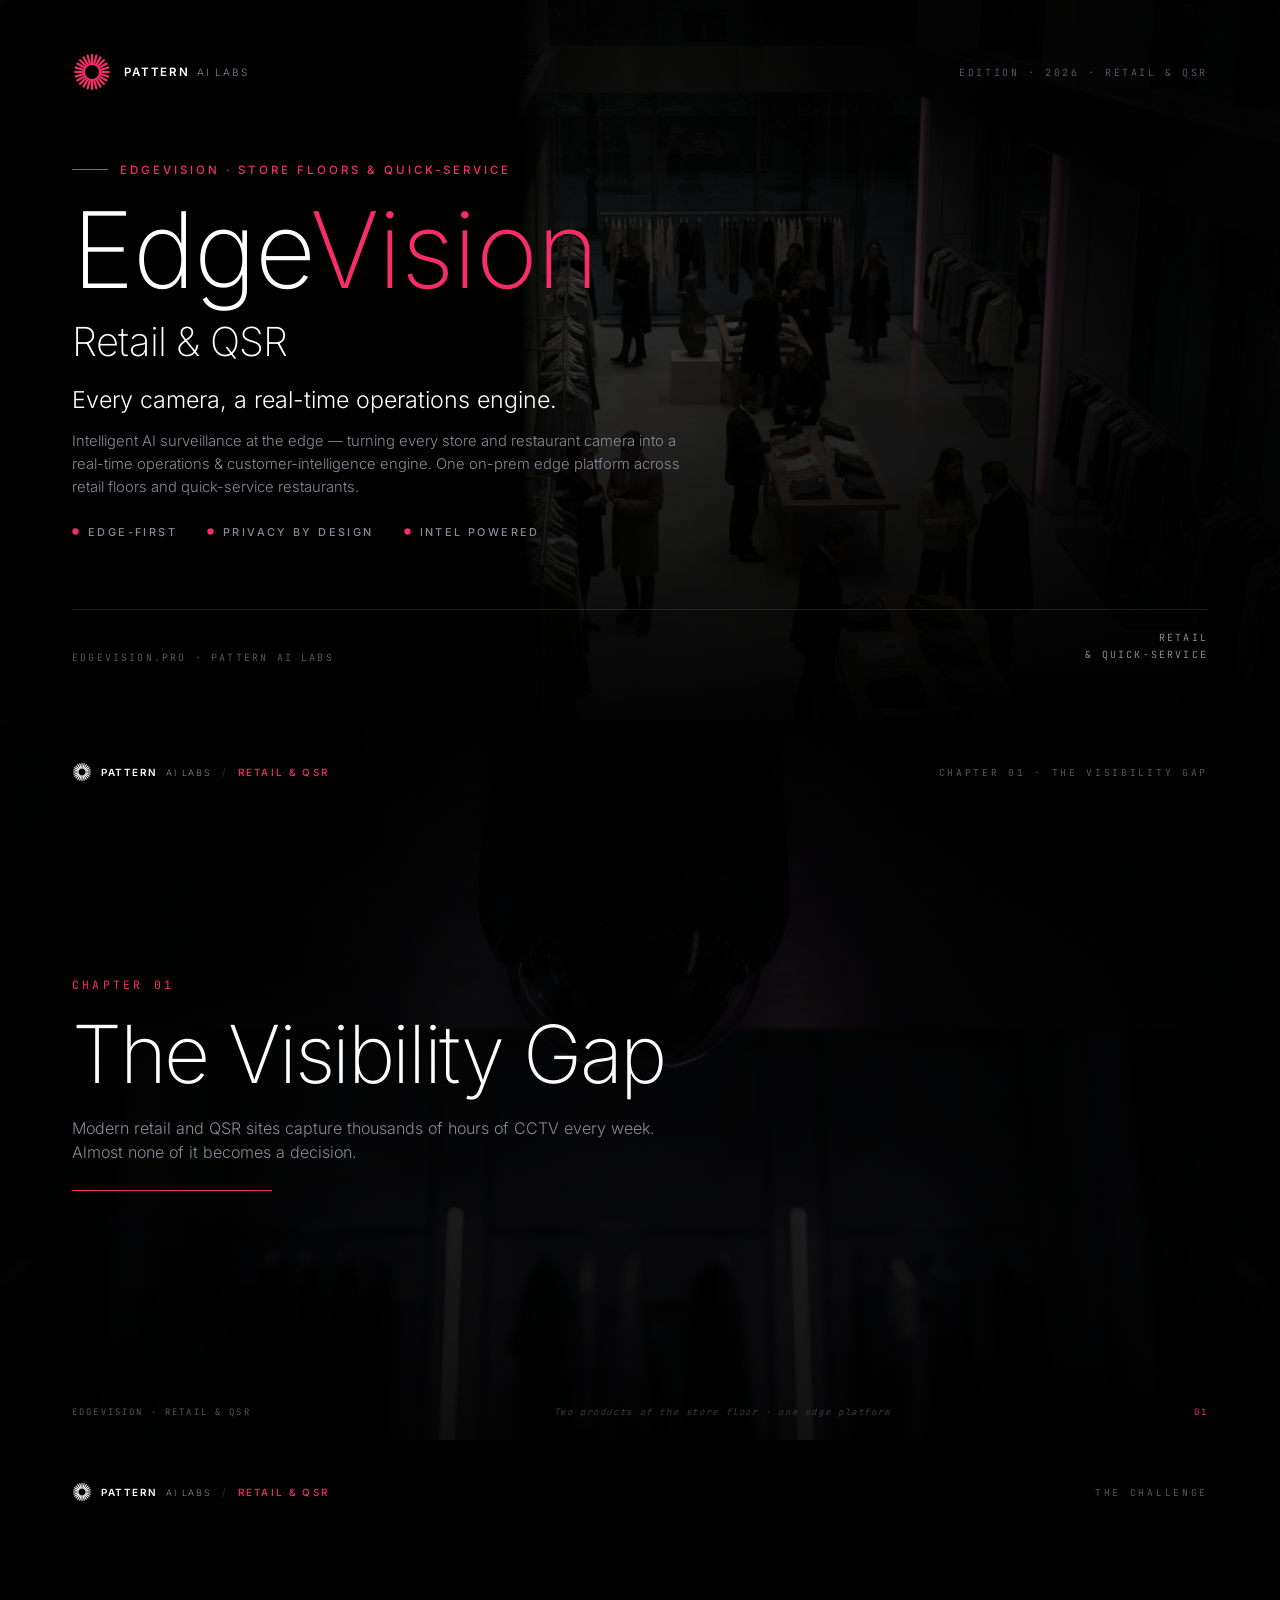
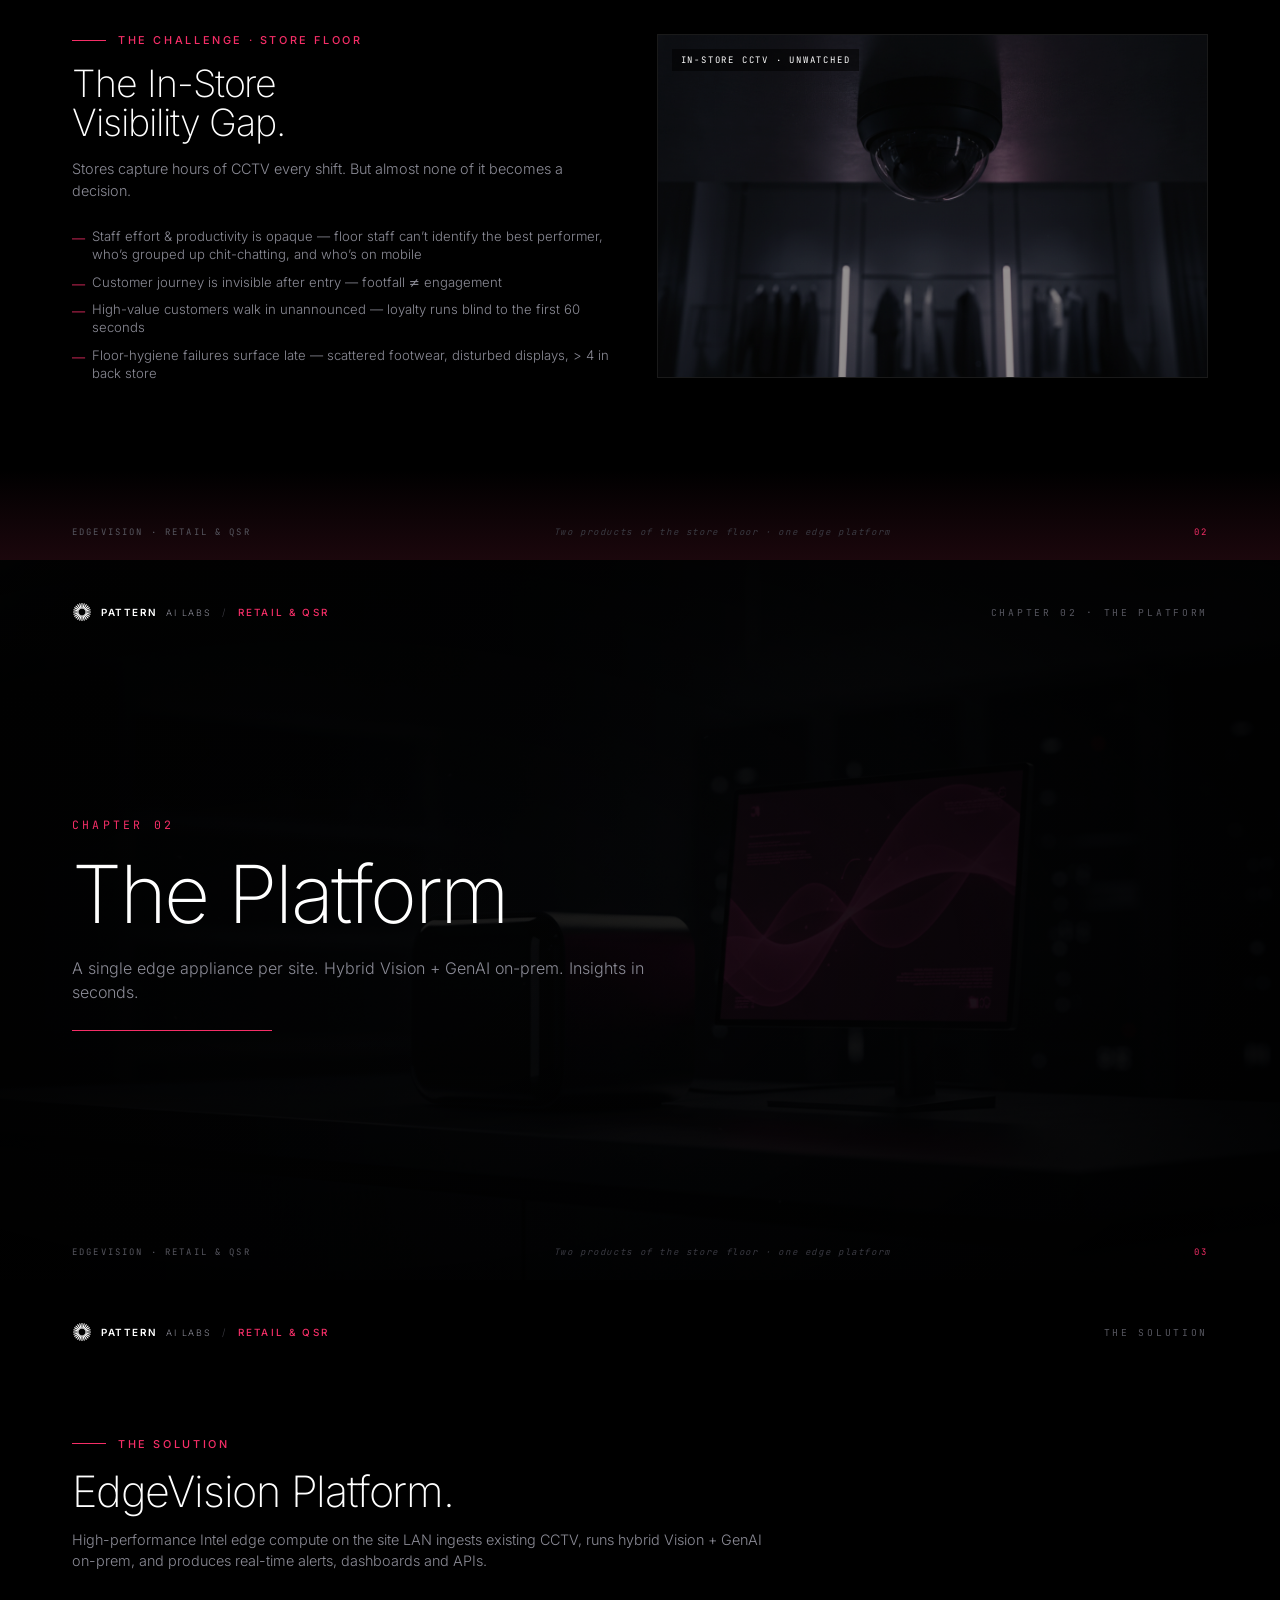
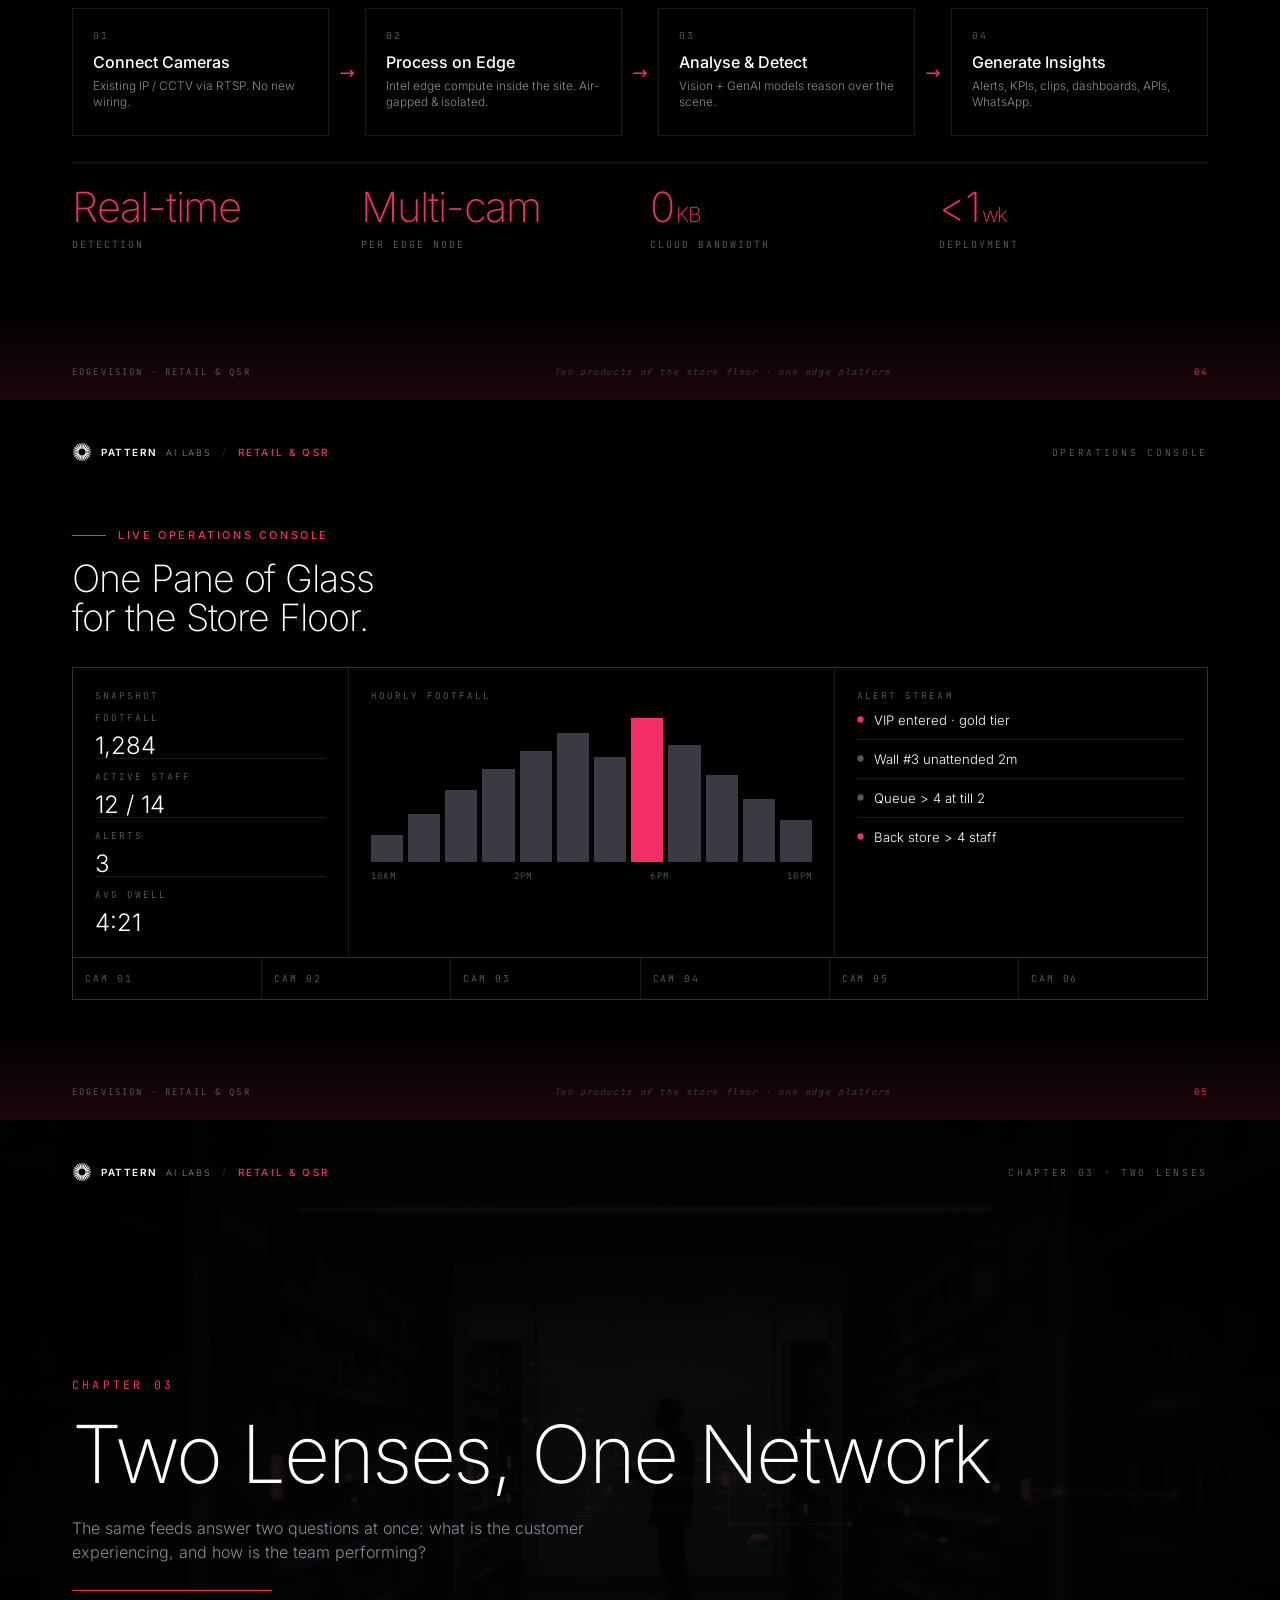
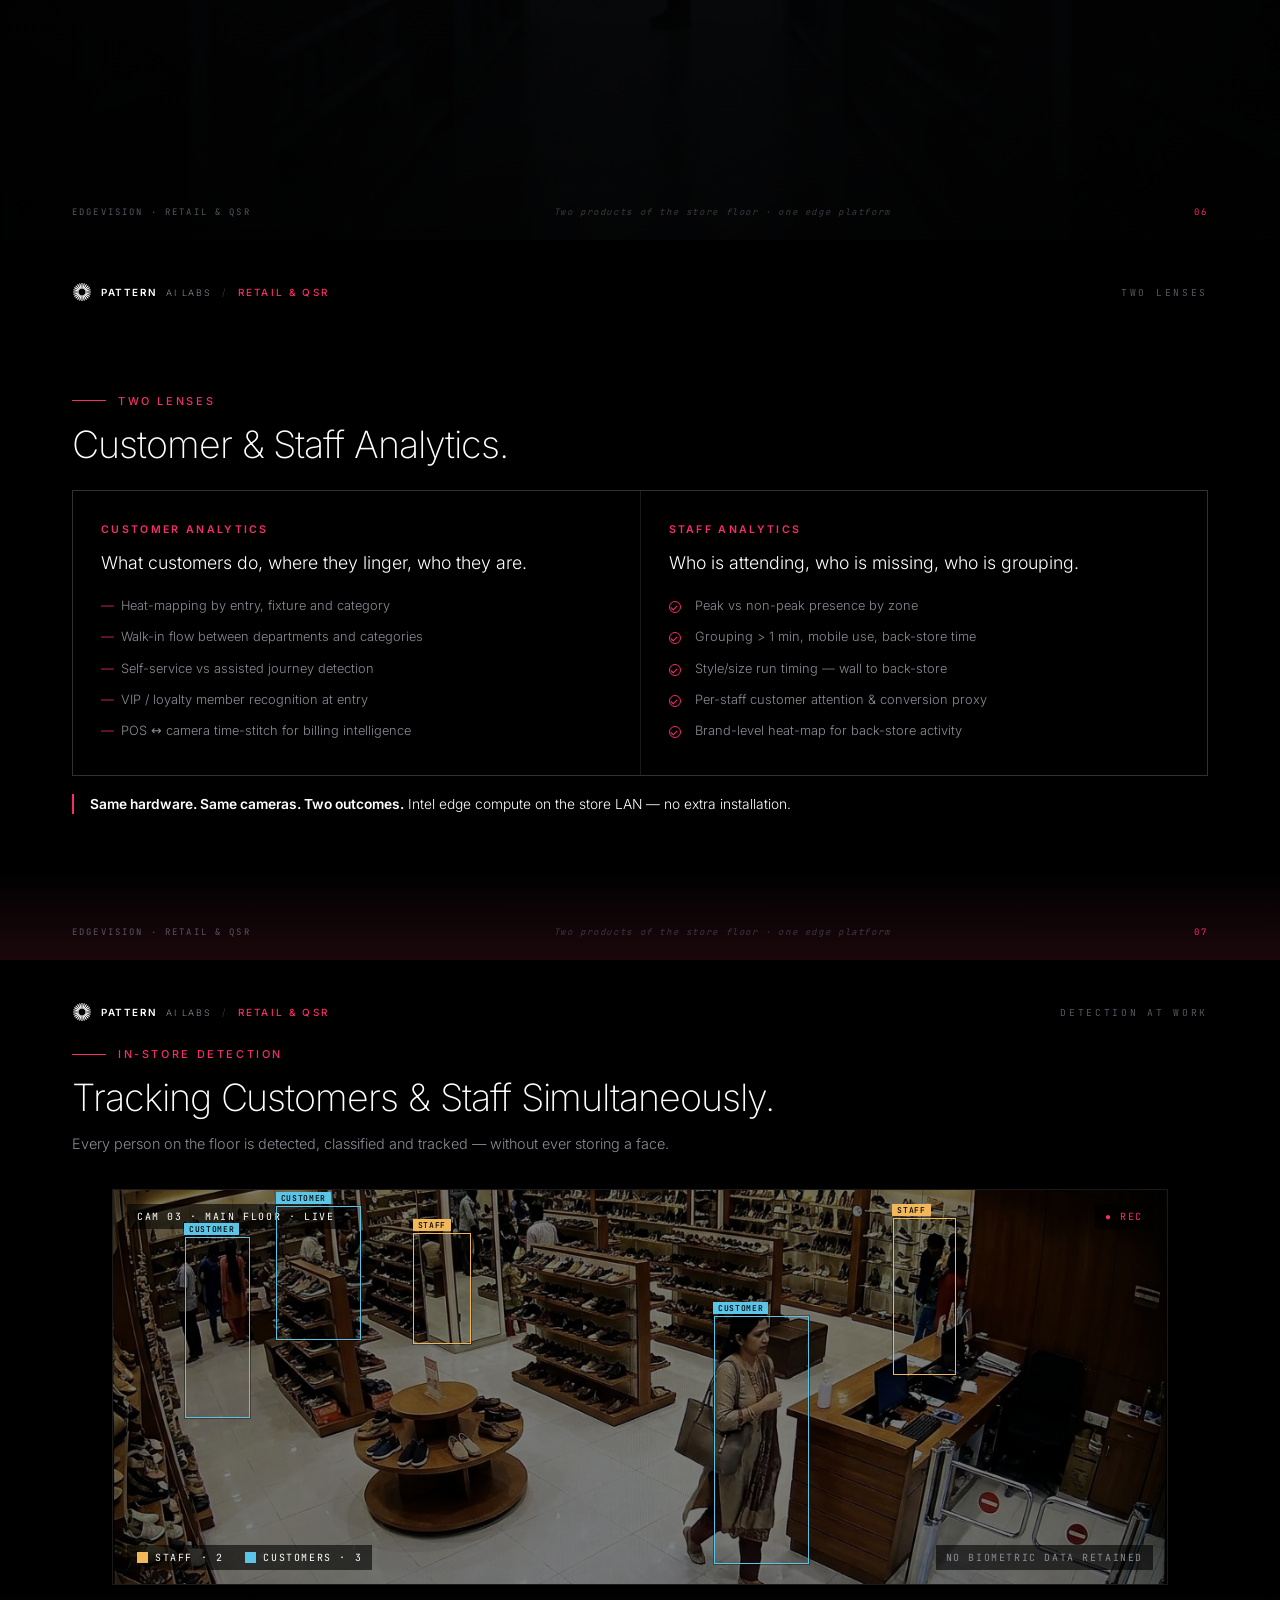
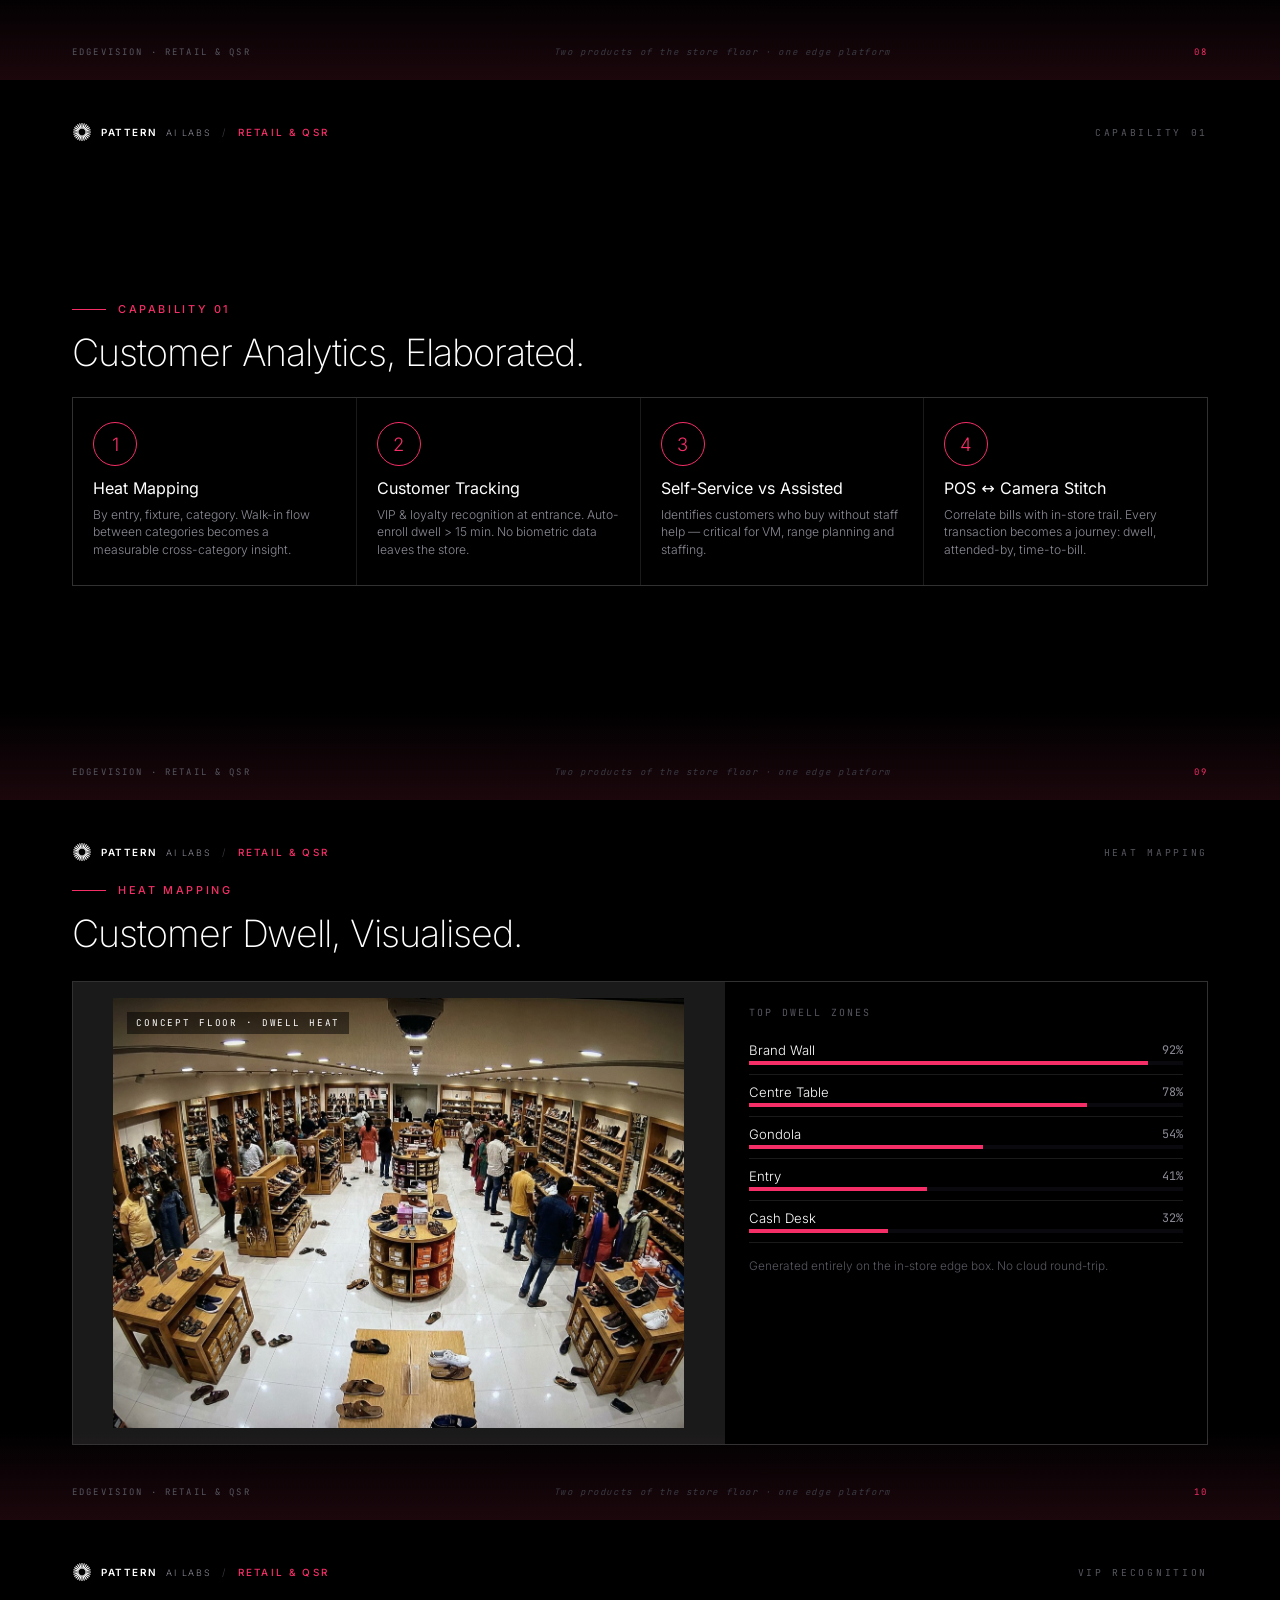
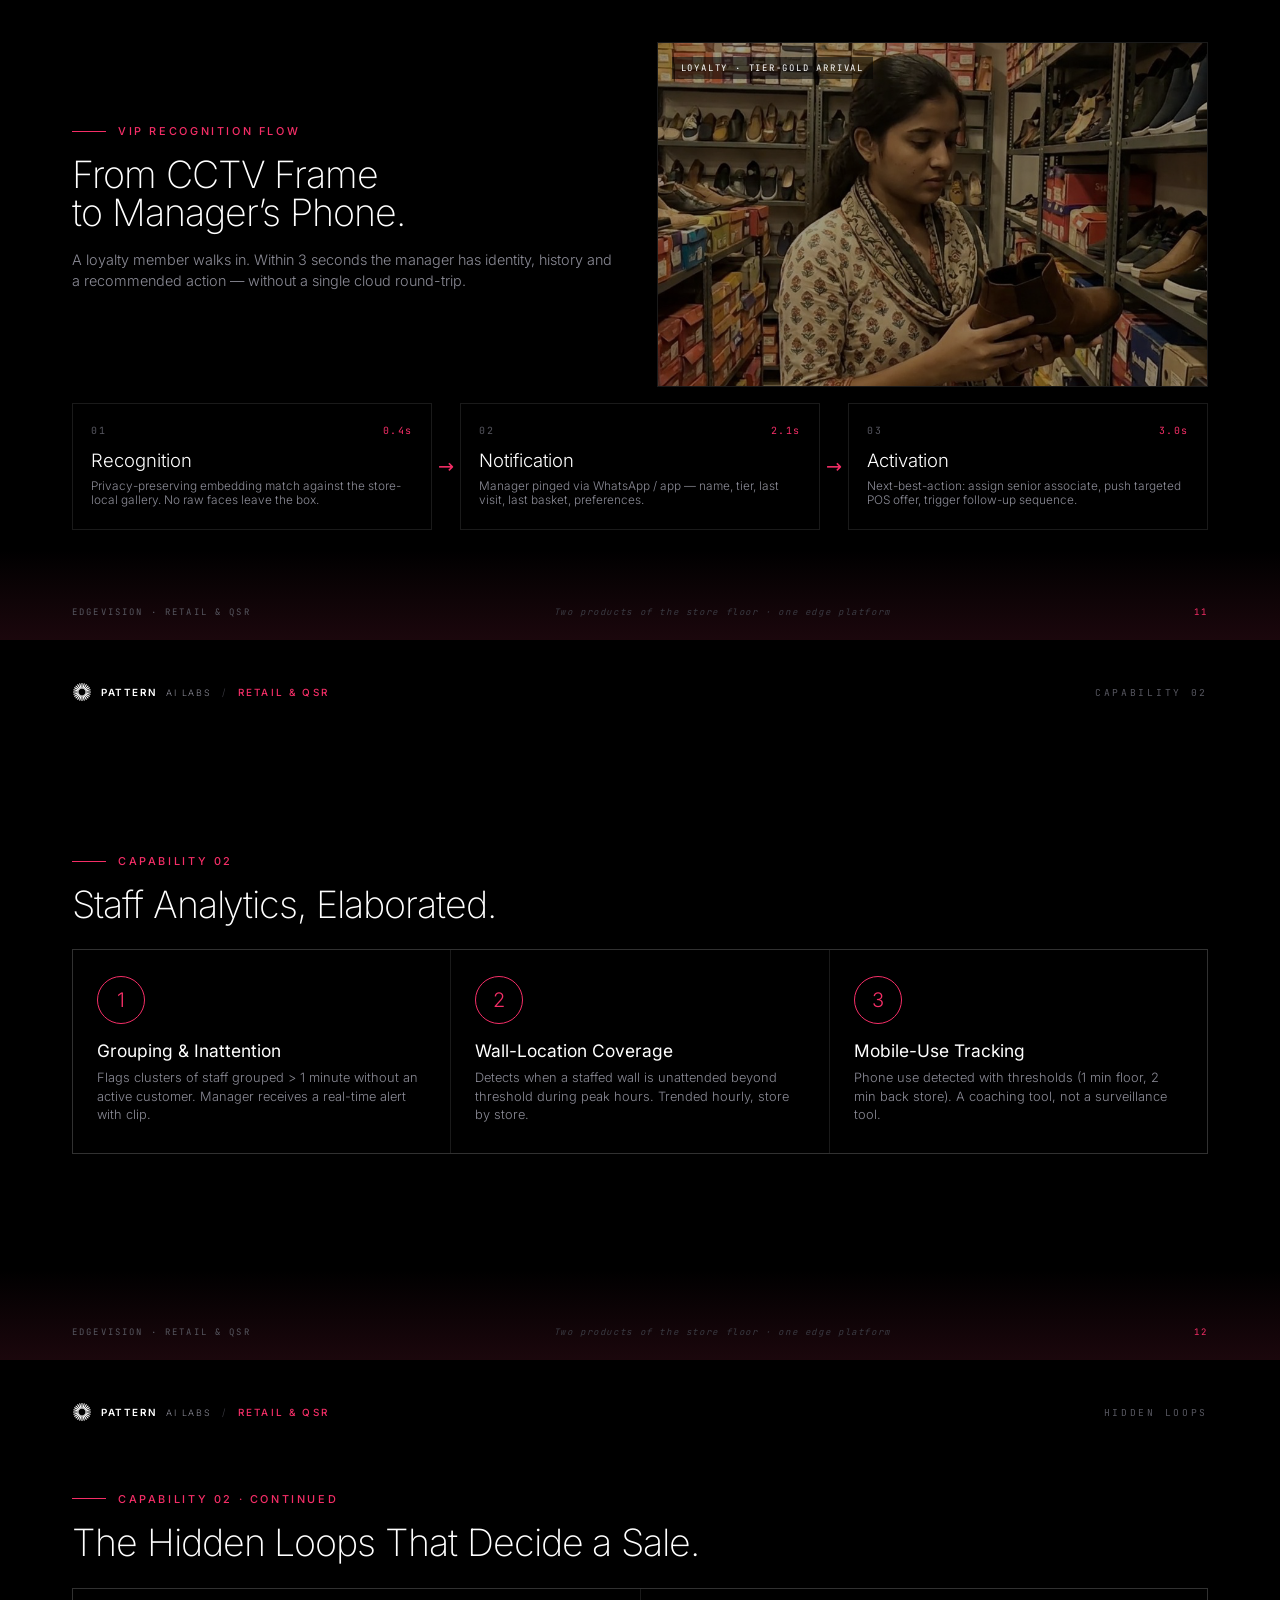
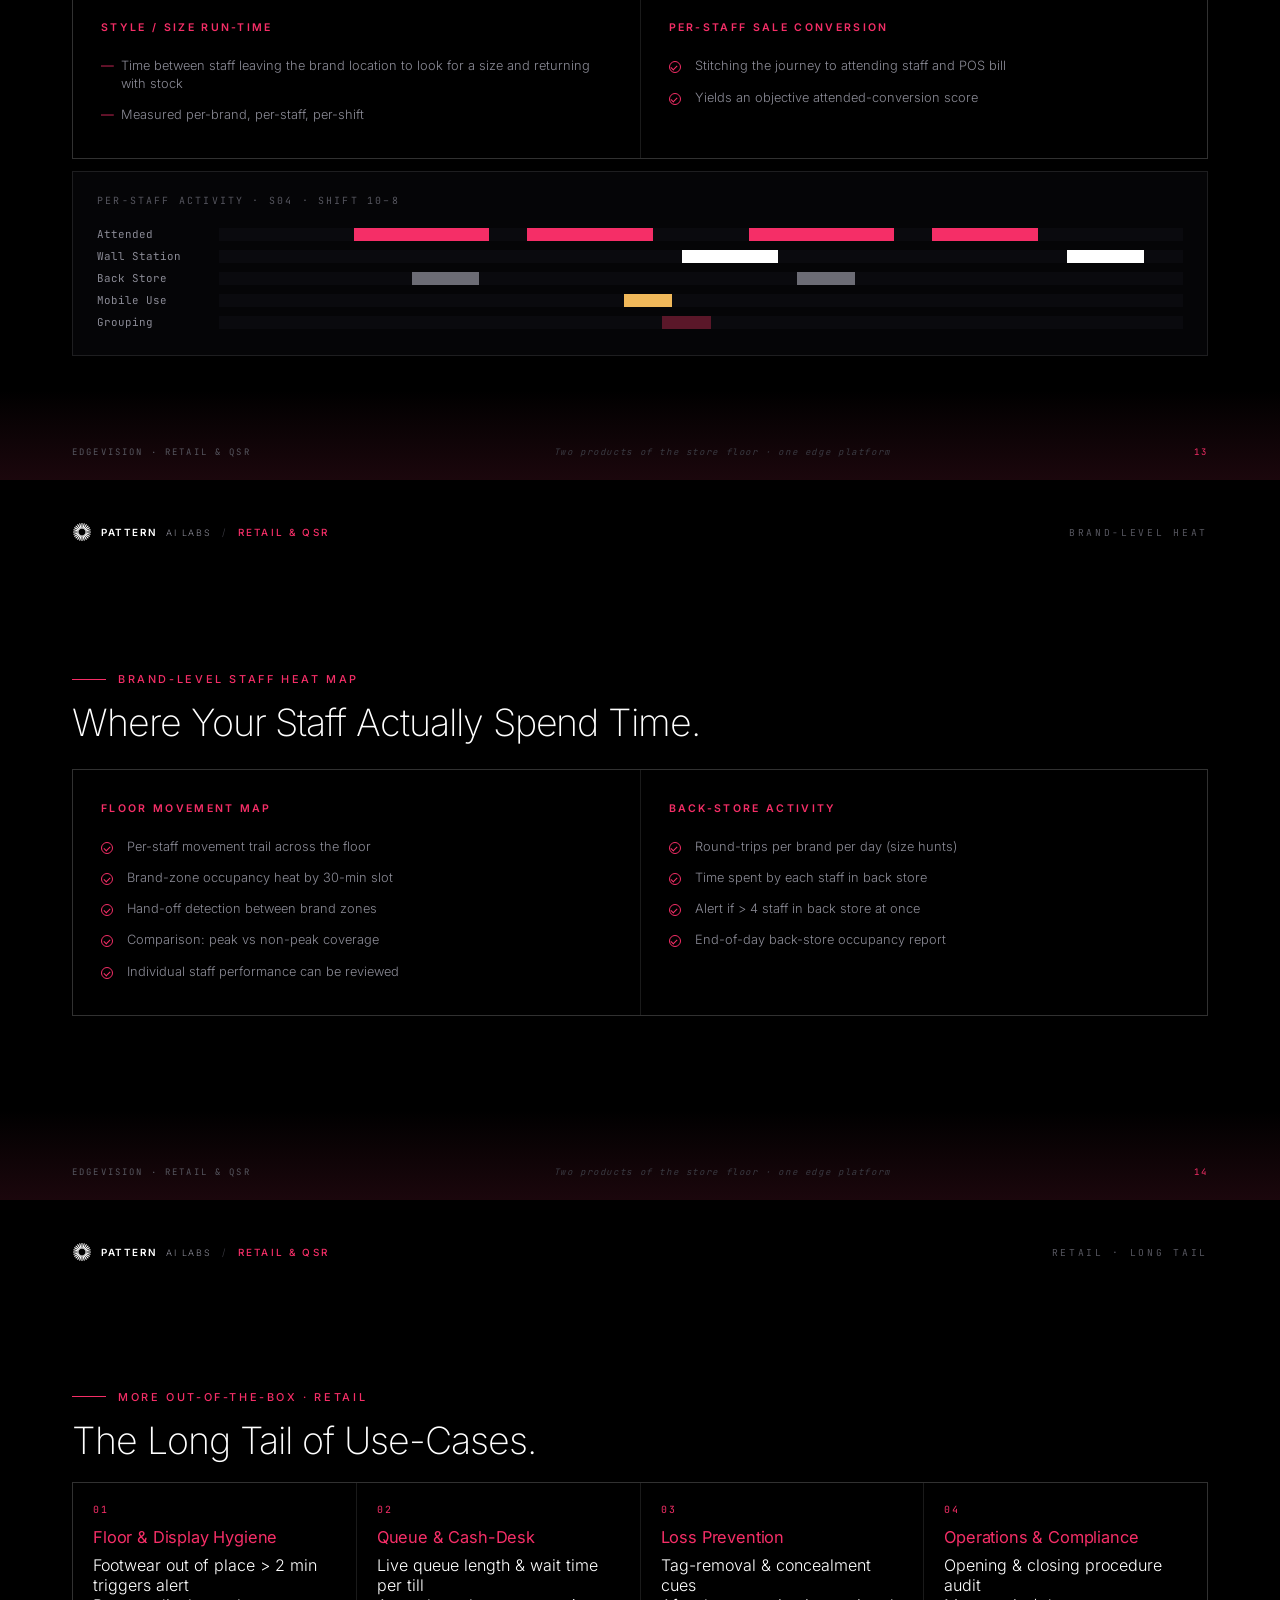
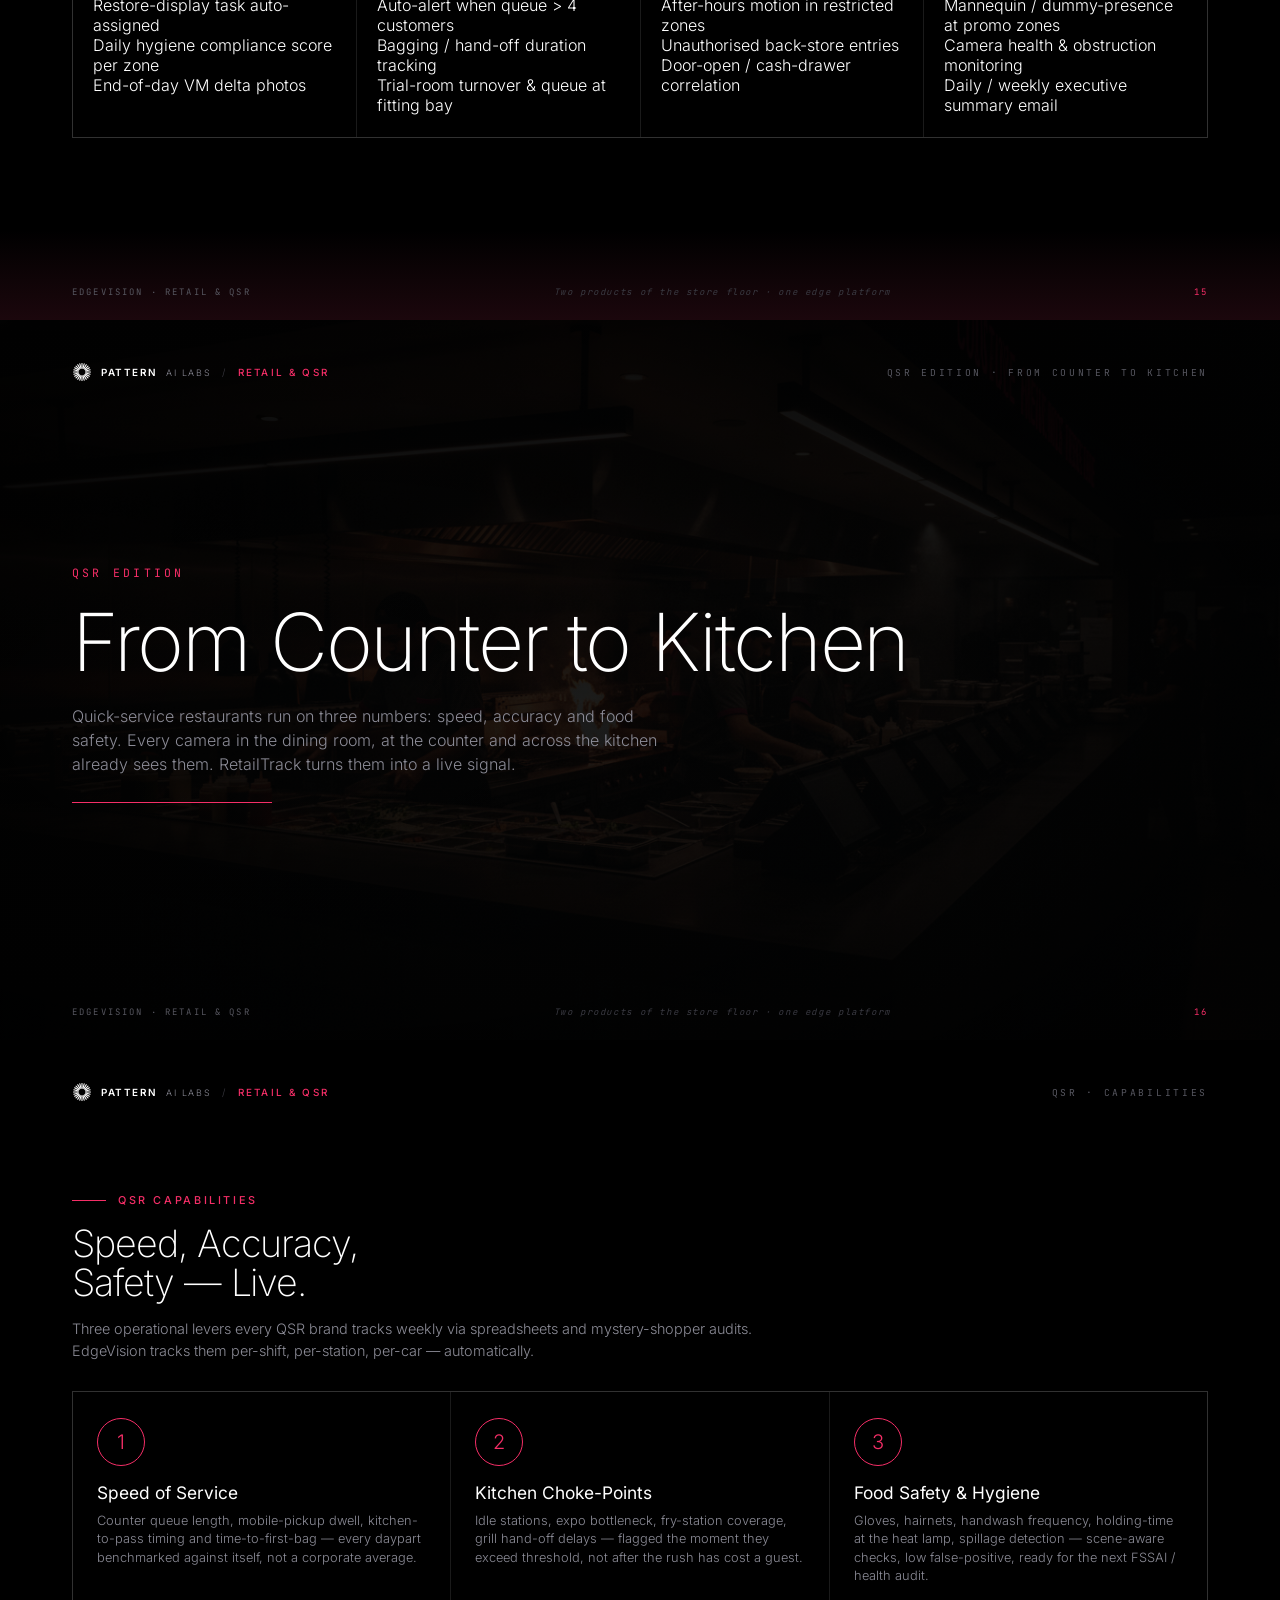
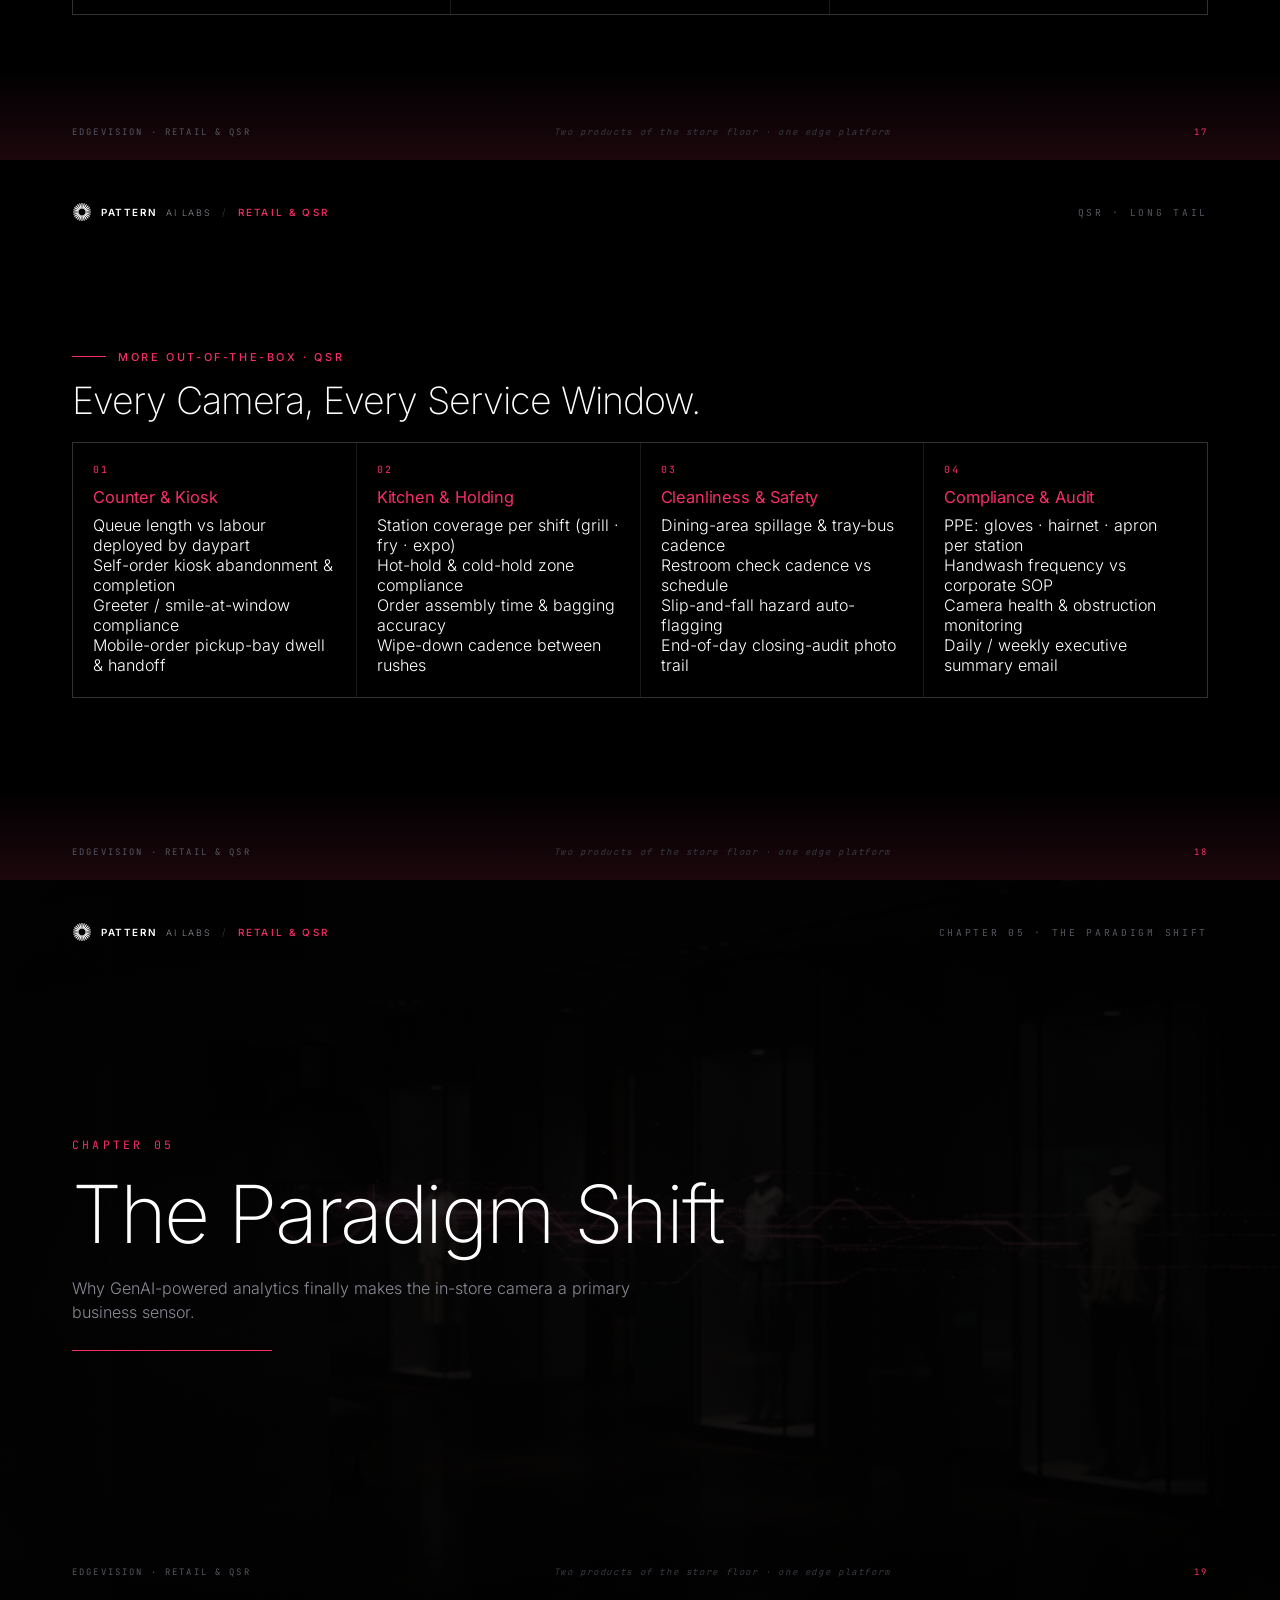
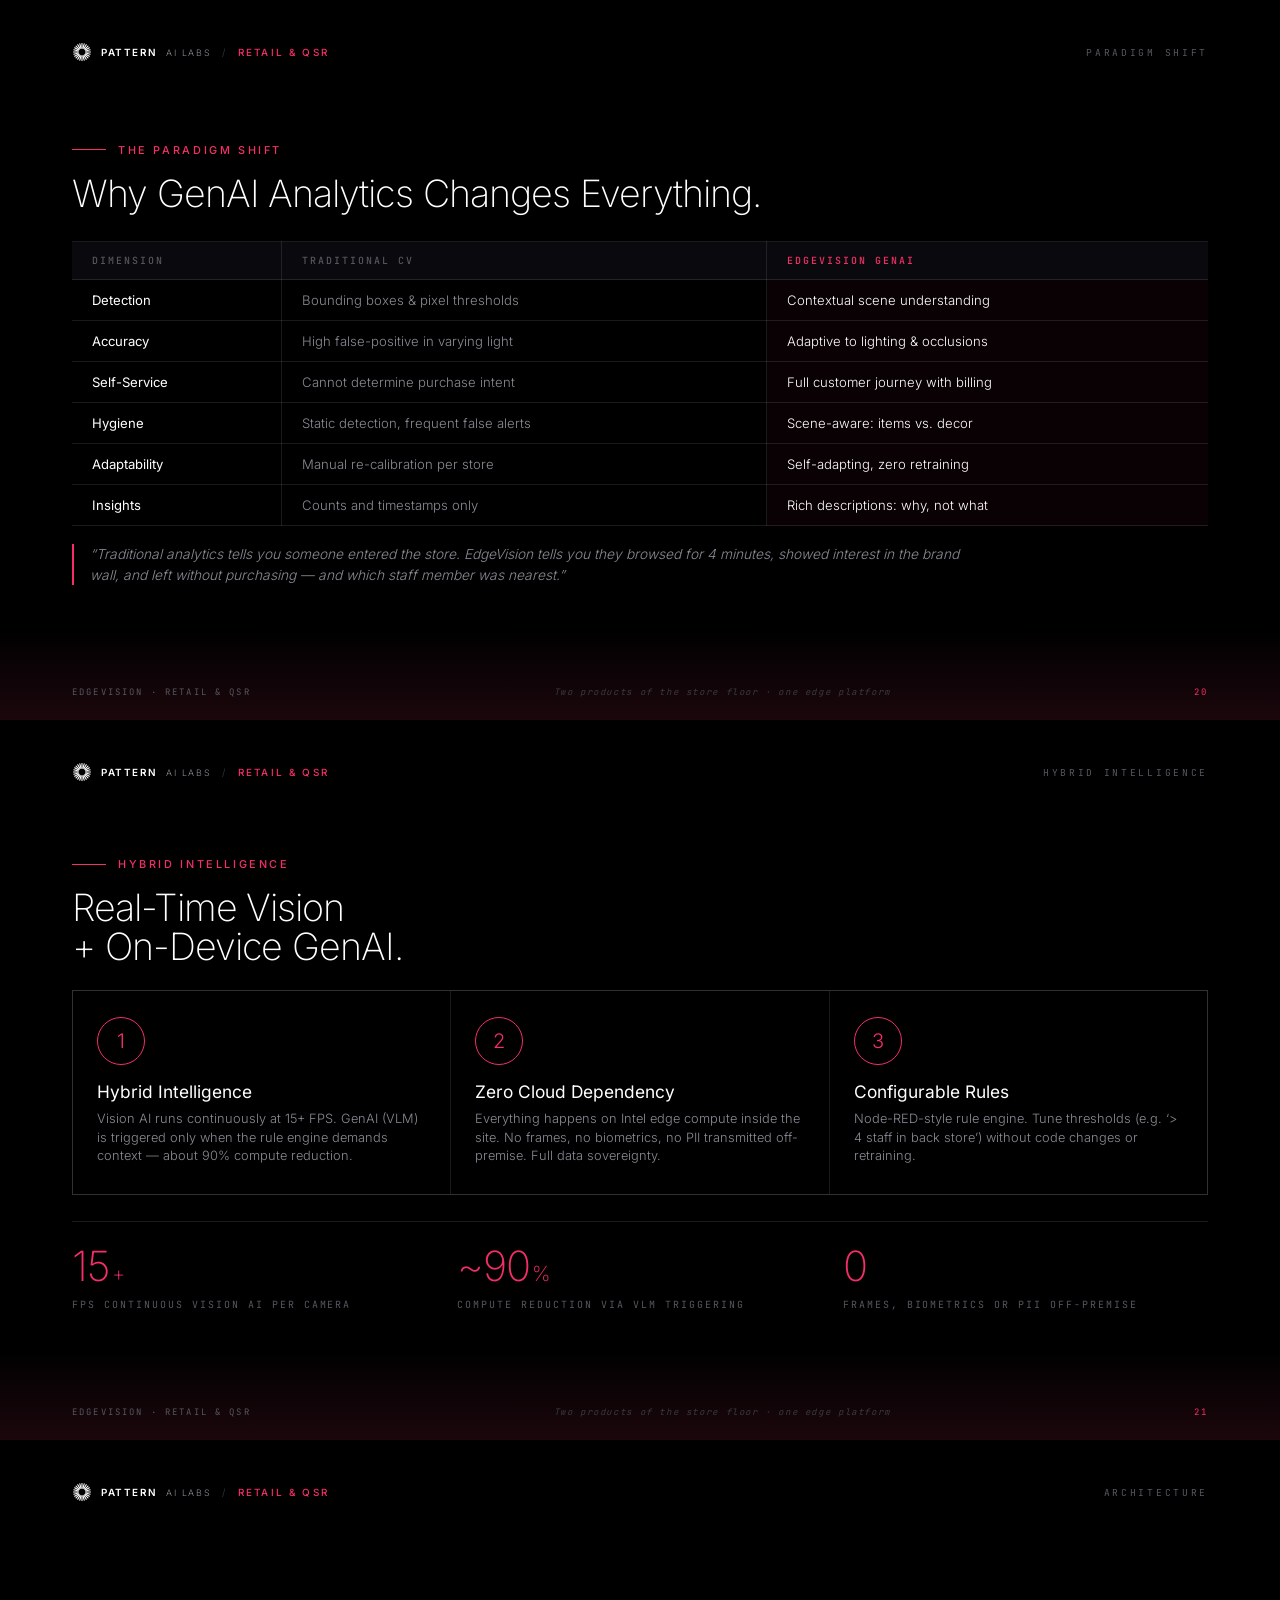
<file: deck/EdgeVision-Retail-QSR.html>
<!doctype html><html lang="en"><head><meta charset="utf-8"/><title>EdgeVision — Retail & QSR · Pattern AI Labs</title><link rel="stylesheet" href="fonts.css"/><style>/* ───────────────────────────────────────────────────────────
   EdgeVision Fabric Lens · Pattern AI Labs
   Deck design system — editorial dark · Inter Light · magenta
   16:9 print slides (1280×720)
   ─────────────────────────────────────────────────────────── */
:root{
  --bg:#000;--bg-2:#050507;--bg-3:#0A0A0E;
  --border:rgba(255,255,255,.10);--border-2:rgba(255,255,255,.18);
  --text:#fff;--text-dim:#8B8B96;--text-mute:#56565F;--text-faint:#3A3A42;
  --brand:#F52E67;--brand-2:#FF4F84;--brand-glow:rgba(245,46,103,.16);
  --maroon:#5A1729;--cyan:#5BC5E8;--amber:#F0B85A;
  --tx:'Inter',system-ui,sans-serif;--mono:'JetBrains Mono','SF Mono',Menlo,monospace;
}
@page{size:13.333in 7.5in;margin:0}
*,*::before,*::after{box-sizing:border-box}
html,body{margin:0;padding:0;background:#000}
body{font-family:var(--tx);font-weight:300;color:var(--text);-webkit-font-smoothing:antialiased;
  text-rendering:optimizeLegibility;-webkit-print-color-adjust:exact;print-color-adjust:exact;}
img{max-width:100%;display:block}
h1,h2,h3,h4{margin:0;line-height:1.06;color:#fff}
p{margin:0;color:var(--text-dim)}
b{font-weight:600;color:#fff}i{font-style:normal}
ul{margin:0;padding:0;list-style:none}

.mark{width:26px;height:26px;color:var(--brand);flex:0 0 auto}
.mark--sm{width:20px;height:20px;color:#fff}
.mark--lg{width:40px;height:40px;color:var(--brand)}
.grad{background:linear-gradient(115deg,var(--brand),var(--brand-2));-webkit-background-clip:text;
  background-clip:text;color:transparent;font-weight:200}

/* ─────────── SLIDE FRAME ─────────── */
.slide{position:relative;width:1280px;height:720px;overflow:hidden;background:var(--bg);
  padding:40px 72px 56px;display:flex;flex-direction:column;
  background-image:linear-gradient(0deg,rgba(90,23,41,.30),transparent 90px);
  page-break-after:always;break-after:page;}
.slide:last-child{page-break-after:auto;break-after:auto}
.slide__bg{position:absolute;inset:0;width:100%;height:100%;object-fit:cover;z-index:0}
.slide__body{position:relative;z-index:2;flex:1;display:flex;flex-direction:column;
  justify-content:center;min-height:0;padding:8px 0}

/* chrome + foot */
.chrome{position:relative;z-index:3;display:flex;align-items:center;justify-content:space-between;
  height:24px}
.chrome__brand{display:inline-flex;align-items:center;gap:9px;font-family:var(--tx);
  letter-spacing:.16em;text-transform:uppercase;font-size:.62rem}
.chrome__brand b{font-weight:600;color:#fff}
.chrome__brand i{font-weight:300;color:var(--text-dim);font-size:.9em}
.chrome__div{color:var(--text-faint);padding:0 2px}
.chrome__prod{font-weight:500;letter-spacing:.22em;color:var(--brand)}
.chrome__ctx{font-family:var(--mono);font-size:.6rem;letter-spacing:.28em;text-transform:uppercase;
  color:var(--text-mute)}
.foot{position:absolute;left:72px;right:72px;bottom:22px;z-index:3;display:flex;align-items:center;
  justify-content:space-between;font-family:var(--mono);font-size:.56rem;letter-spacing:.24em;
  text-transform:uppercase;color:var(--text-mute)}
.foot__mid{color:var(--text-faint);letter-spacing:.18em;text-transform:none;font-style:italic}
.foot__n{color:var(--brand)}

/* ─────────── TYPE ─────────── */
.eyebrow{display:inline-flex;align-items:center;gap:12px;margin:0 0 18px;color:var(--brand);
  font-size:.68rem;letter-spacing:.24em;text-transform:uppercase;font-weight:500}
.eyebrow::before{content:"";width:34px;height:1px;background:var(--brand);flex:0 0 auto}
.display{font-family:var(--tx);font-weight:200;letter-spacing:-.028em;line-height:1.02;
  font-size:2.7rem;color:#fff;margin:0 0 16px}
.display--mid{font-size:2.35rem}
.lede{font-size:.9rem;line-height:1.5;color:var(--text-dim);font-weight:300;max-width:78ch;margin:0 0 22px}
.lede b{color:#fff;font-weight:500}

/* ─────────── NUM-CARD GRID ─────────── */
.num-grid{display:grid;gap:1px;background:var(--border);border:1px solid var(--border);margin-top:6px}
.num-grid--2{grid-template-columns:repeat(2,1fr)}
.num-grid--3{grid-template-columns:repeat(3,1fr)}
.num-grid--4{grid-template-columns:repeat(4,1fr)}
.num-grid--5{grid-template-columns:repeat(5,1fr)}
.num-card{background:var(--bg);padding:20px 20px 22px}
.num-card__n{font-family:var(--mono);font-size:.62rem;letter-spacing:.22em;color:var(--brand);
  display:block;margin-bottom:12px}
.num-card h3{font-family:var(--tx);font-weight:400;font-size:1.02rem;letter-spacing:-.01em;
  margin:0 0 8px;color:#fff;line-height:1.15}
.num-card p{margin:0;font-size:.76rem;line-height:1.42;color:var(--text-dim)}
.num-card--brand h3{color:var(--brand)}
.num-grid--rows2 .num-card{padding:18px 20px 20px}
.num-grid--5 .num-card{padding:18px 15px 20px}
.num-grid--5 .num-card h3{font-size:.92rem}
.num-grid--5 .num-card p{font-size:.72rem}

/* cost chips */
.chips{display:flex;flex-wrap:wrap;gap:6px;margin-top:12px}
.chip{font-family:var(--mono);font-size:.56rem;letter-spacing:.14em;text-transform:uppercase;
  color:var(--brand-2);border:1px solid rgba(245,46,103,.35);border-radius:2px;padding:3px 7px}
.chips--stat .chip--stat{color:var(--text-dim);border-color:var(--border-2)}
.num-card--cost h3{color:#fff}

/* ─────────── CIRCLE CARDS ─────────── */
.circle-grid{display:grid;gap:1px;background:var(--border);border:1px solid var(--border);margin-top:8px}
.circle-grid--3{grid-template-columns:repeat(3,1fr)}
.circle-grid--5{grid-template-columns:repeat(5,1fr)}
.circ{background:var(--bg);padding:26px 24px 28px}
.circle-grid--5 .circ{padding:24px 16px}
.circ__n{display:grid;place-items:center;width:48px;height:48px;border:1.5px solid var(--brand);
  border-radius:50%;color:var(--brand);font-family:var(--tx);font-weight:300;font-size:1.25rem;margin:0 0 18px}
.circ h3{font-family:var(--tx);font-weight:400;font-size:1.08rem;margin:0 0 9px;color:#fff}
.circle-grid--5 .circ h3{font-size:.92rem}
.circ p{margin:0;font-size:.8rem;line-height:1.45;color:var(--text-dim)}
.circle-grid--5 .circ p{font-size:.72rem}

/* ─────────── PIPELINE ─────────── */
.pipeline{display:grid;align-items:stretch;gap:8px;margin-top:14px}
.pipeline--4{grid-template-columns:1fr auto 1fr auto 1fr auto 1fr}
.pipeline--6{grid-template-columns:1fr auto 1fr auto 1fr auto 1fr auto 1fr auto 1fr}
.pipe-card{padding:20px 20px 24px;border:1px solid var(--border);background:var(--bg);
  display:flex;flex-direction:column}
.pipe-card__n{font-family:var(--mono);font-size:.6rem;letter-spacing:.22em;color:var(--text-mute);
  display:block;margin-bottom:12px}
.pipe-card h3{font-family:var(--tx);font-weight:500;font-size:1rem;margin:0 0 7px;color:#fff}
.pipe-card p{margin:0;font-size:.74rem;line-height:1.4;color:var(--text-dim)}
.pipe-arrow{align-self:center;color:var(--brand);font-size:1.15rem;padding:0 2px}
.pipeline--6 .pipe-card{padding:16px 14px 18px}
.pipeline--6 .pipe-card h3{font-size:.9rem}
.pipeline--6 .pipe-card p{font-size:.68rem}

/* ─────────── STATS ─────────── */
.stats{display:grid;gap:20px;margin-top:26px;padding-top:24px;border-top:1px solid var(--border)}
.stats--3{grid-template-columns:repeat(3,1fr)}
.stats--4{grid-template-columns:repeat(4,1fr)}
.stats b{display:block;font-family:var(--tx);font-weight:200;font-size:2.6rem;letter-spacing:-.03em;
  line-height:1;color:var(--brand);margin-bottom:10px}
.stats b i{font-size:.5em;font-weight:200;margin-left:2px}
.stats span{display:block;font-family:var(--mono);font-size:.62rem;letter-spacing:.2em;
  text-transform:uppercase;color:var(--text-mute)}

/* ─────────── TWO-COL LENS ─────────── */
.two-col{display:grid;grid-template-columns:1fr 1fr;gap:1px;background:var(--border);
  border:1px solid var(--border);margin-top:10px}
.lens{background:var(--bg);padding:26px 28px 28px}
.lens__head{display:inline-flex;align-items:center;gap:10px;color:var(--brand);font-family:var(--tx);
  font-size:.66rem;letter-spacing:.22em;text-transform:uppercase;font-weight:600;margin:0 0 16px}
.lens h3{font-family:var(--tx);font-weight:300;font-size:1.1rem;margin:0 0 16px;color:#fff;line-height:1.25}
.dashlist li,.checklist li{position:relative;color:var(--text-dim);font-size:.8rem;line-height:1.35}
.dashlist li{padding:7px 0 7px 20px}
.dashlist li::before{content:"—";position:absolute;left:0;top:7px;color:var(--brand)}
.dashlist--tight li{padding:6px 0 6px 20px;font-size:.86rem}
.checklist li{padding:7px 0 7px 26px}
.checklist li::before{content:"";position:absolute;left:0;top:11px;width:12px;height:12px;
  border-radius:50%;border:1.2px solid var(--brand)}
.checklist li::after{content:"";position:absolute;left:3.5px;top:14px;width:4px;height:6px;
  border-right:1.4px solid var(--brand);border-bottom:1.4px solid var(--brand);transform:rotate(45deg)}

/* speclist */
.speclist{margin:0;padding:0}
.speclist div{display:grid;grid-template-columns:130px 1fr;gap:14px;padding:9px 0;
  border-bottom:1px solid var(--border)}
.speclist div:last-child{border-bottom:0}
.speclist dt{font-family:var(--mono);font-size:.62rem;letter-spacing:.2em;color:var(--text-mute);
  text-transform:uppercase}
.speclist dd{margin:0;color:#fff;font-size:.82rem}

/* ─────────── PULLQUOTE ─────────── */
.pullquote{display:flex;gap:16px;margin:18px 0 0;font-size:.86rem;line-height:1.5;color:var(--text)}
.pullquote__bar{flex:0 0 auto;width:2px;background:var(--brand);align-self:stretch}
.pullquote b{color:#fff}.pullquote i{font-style:italic;color:var(--text-dim)}
.pullquote span:last-child{max-width:100ch}

/* ─────────── TIMELINE ─────────── */
.timeline{display:grid;align-items:stretch;gap:6px;margin-top:12px}
.timeline--5{grid-template-columns:repeat(5,1fr)}
.tl-card{padding:20px 18px 22px;border:1px solid var(--border);background:var(--bg);
  display:flex;flex-direction:column}
.tl-card header{display:flex;justify-content:space-between;align-items:center;margin-bottom:14px;
  font-family:var(--mono);font-size:.62rem;letter-spacing:.16em}
.tl-card__n{color:var(--text-mute)}.tl-card__t{color:var(--brand)}
.tl-card h3{font-family:var(--tx);font-weight:300;font-size:1.15rem;margin:0 0 8px}
.tl-card p{margin:0;font-size:.74rem;color:var(--text-dim)}

/* ─────────── FUSION ─────────── */
.fusion{display:grid;grid-template-columns:repeat(3,1fr);gap:1px;background:var(--border);
  border:1px solid var(--border);margin-top:10px;position:relative}
.fusion__card{background:var(--bg);padding:22px 22px 26px}
.fusion__h{font-family:var(--mono);font-size:.66rem;letter-spacing:.2em;color:var(--brand);margin:0 0 10px}
.fusion__p{margin:0;font-size:.8rem;line-height:1.45;color:var(--text-dim)}
.fusion__core{grid-column:1/-1;background:linear-gradient(180deg,rgba(245,46,103,.08),var(--bg));
  padding:18px 22px;display:flex;align-items:baseline;gap:14px;border-top:1px solid var(--border)}
.fusion__core span{font-family:var(--mono);font-size:.7rem;letter-spacing:.22em;color:var(--brand);font-weight:500}
.fusion__core i{font-size:.8rem;color:var(--text-dim)}

/* ─────────── ZONES ─────────── */
.zones{display:grid;grid-template-columns:repeat(3,1fr);gap:1px;background:var(--border);
  border:1px solid var(--border);margin-top:8px}
.zone{background:var(--bg);padding:22px 22px 24px}
.zone__n{font-family:var(--mono);font-size:.62rem;letter-spacing:.22em;color:var(--brand);display:block;margin-bottom:12px}
.zone__h{font-family:var(--tx);font-weight:400;font-size:1.05rem;color:#fff;margin:0 0 3px}
.zone__s{font-family:var(--mono);font-size:.6rem;letter-spacing:.14em;text-transform:uppercase;
  color:var(--text-mute);margin:0 0 14px}
.zone ul li{position:relative;padding:5px 0 5px 16px;font-size:.76rem;color:var(--text-dim);line-height:1.35}
.zone ul li::before{content:"•";position:absolute;left:2px;top:5px;color:var(--brand)}

/* ─────────── CMP TABLE ─────────── */
.cmp{width:100%;border-collapse:collapse;margin-top:12px}
.cmp th,.cmp td{padding:12px 20px;text-align:left;border-bottom:1px solid var(--border);
  border-right:1px solid var(--border);font-size:.82rem;color:var(--text-dim)}
.cmp th:last-child,.cmp td:last-child{border-right:0}
.cmp thead th{background:var(--bg-3);font-family:var(--mono);font-size:.62rem;letter-spacing:.2em;
  color:var(--text-mute);text-transform:uppercase;font-weight:500;border-top:1px solid var(--border)}
.cmp thead th.cmp__hi{color:var(--brand)}
.cmp td:first-child{color:#fff;font-weight:400}
.cmp td.cmp__hi{color:#fff;background:rgba(245,46,103,.04)}

/* ─────────── LAN BAR ─────────── */
.lan-bar{display:grid;grid-template-columns:auto 1fr auto;align-items:center;gap:18px;margin-top:22px;
  padding:14px 20px;border:1px dashed var(--border-2);font-family:var(--mono);font-size:.64rem;letter-spacing:.2em}
.lan-bar__l{color:var(--text-dim)}.lan-bar__line{height:1px;background:var(--brand)}.lan-bar__r{color:var(--brand)}

/* ─────────── WEEKS ─────────── */
.weeks{display:grid;gap:1px;background:var(--border);border:1px solid var(--border);margin-top:8px}
.weeks--4{grid-template-columns:repeat(4,1fr)}
.week{background:var(--bg);padding:22px 22px 26px;border-top:2px solid transparent}
.week--first{border-top-color:var(--brand)}
.week__n{display:block;font-family:var(--mono);font-size:.66rem;letter-spacing:.22em;color:var(--brand);margin-bottom:6px}
.week__wk{display:block;font-family:var(--mono);font-size:.58rem;letter-spacing:.14em;color:var(--text-mute);margin-bottom:16px}
.week h3{font-family:var(--tx);font-weight:400;font-size:1.15rem;color:#fff;margin:0 0 10px}
.week p{margin:0;font-size:.76rem;line-height:1.42;color:var(--text-dim)}

/* ─────────── SPLIT ─────────── */
.split{display:grid;grid-template-columns:1fr 1.02fr;gap:44px;align-items:center;margin-top:4px}
.split__copy{min-width:0}
.split__media{position:relative;overflow:hidden;border:1px solid var(--border);aspect-ratio:16/10}
.split__media img{width:100%;height:100%;object-fit:cover;filter:brightness(.62) saturate(.92)}
.mediacap{position:absolute;left:14px;top:14px;font-family:var(--mono);font-size:.56rem;
  letter-spacing:.2em;color:#fff;background:rgba(0,0,0,.55);padding:5px 9px}
.split--after{margin-top:16px}

/* ─────────── COVER ─────────── */
.slide--cover{padding:0;overflow:hidden}
.cover__veil{position:absolute;inset:0;z-index:1;background:
  radial-gradient(75% 65% at 22% 55%,transparent,rgba(0,0,0,.86)),
  linear-gradient(180deg,rgba(0,0,0,.55),rgba(0,0,0,.45) 45%,rgba(0,0,0,.9))}
.cover__inner{position:relative;z-index:2;height:100%;padding:52px 72px 56px;display:flex;flex-direction:column}
.cover__top{display:flex;align-items:center;gap:12px}
.cover__brandtxt{font-family:var(--tx);letter-spacing:.16em;text-transform:uppercase;font-size:.72rem;display:inline-flex;gap:7px;align-items:baseline}
.cover__brandtxt b{font-weight:600;color:#fff}.cover__brandtxt i{font-weight:300;color:var(--text-dim);font-size:.88em}
.cover__edition{margin-left:auto;font-family:var(--mono);font-size:.62rem;letter-spacing:.26em;color:var(--text-mute)}
.cover__eyebrow{margin:auto 0 20px;color:var(--brand);font-size:.72rem;letter-spacing:.26em;
  text-transform:uppercase;font-weight:500;display:inline-flex;align-items:center;gap:12px}
.cover__eyebrow::before{content:"";width:36px;height:1px;background:var(--brand)}
.cover__wordmark{font-family:var(--tx);font-weight:200;line-height:1.0;letter-spacing:-.04em;margin:0 0 22px}
.cover__wordmark .w-edge{font-size:6.6rem;color:#fff}
.cover__wordmark .w-vision{font-size:6.6rem;color:var(--brand)}
.cover__wordmark .w-sub{display:block;font-size:2.5rem;font-weight:200;letter-spacing:-.02em;
  line-height:1.1;color:#fff;margin-top:18px}
.cover__tag{font-family:var(--tx);font-weight:300;font-size:1.45rem;color:#fff;margin:0 0 16px}
.cover__sub{font-size:.92rem;line-height:1.55;color:var(--text-dim);max-width:70ch;margin:0 0 26px}
.cover__tags{display:flex;gap:30px;margin:0 0 auto;font-size:.68rem;letter-spacing:.22em;
  text-transform:uppercase;color:var(--text-dim)}
.cover__tags li{display:inline-flex;align-items:center;gap:9px;font-weight:500}
.cover__tags i{display:inline-block;flex:0 0 auto;width:7px;height:7px;border-radius:50%;background:var(--brand);box-shadow:0 0 8px var(--brand)}
.cover__foot{display:flex;justify-content:space-between;align-items:flex-end;font-family:var(--mono);
  font-size:.62rem;letter-spacing:.22em;color:var(--text-mute);text-transform:uppercase;
  border-top:1px solid var(--border);padding-top:20px}
.cover__sigil{text-align:right;line-height:1.7;color:var(--text-dim)}

/* ─────────── CLOSING ─────────── */
.slide--closing{padding:0;overflow:hidden}
.closing__veil{position:absolute;inset:0;z-index:1;background:
  radial-gradient(70% 60% at 50% 38%,rgba(245,46,103,.14),transparent 60%),
  linear-gradient(180deg,rgba(0,0,0,.72),rgba(0,0,0,.82) 50%,rgba(0,0,0,.95))}
.closing__inner{position:relative;z-index:2;height:100%;padding:56px 72px;display:flex;flex-direction:column}
.closing__brand{display:flex;align-items:center;gap:13px;margin-bottom:auto}
.closing__head{font-family:var(--tx);font-weight:200;font-size:3.7rem;line-height:1.04;
  letter-spacing:-.03em;color:#fff;margin:0 0 20px}
.closing__sub{font-size:.95rem;line-height:1.55;color:var(--text-dim);max-width:74ch;margin:0 0 30px}
.contact{display:grid;grid-template-columns:repeat(3,1fr);gap:1px;background:var(--border);
  border:1px solid var(--border);margin:0 0 26px;max-width:820px}
.contact__card{background:var(--bg);padding:20px 24px;display:flex;flex-direction:column;gap:10px}
.contact__h{font-family:var(--tx);font-size:.64rem;letter-spacing:.22em;color:var(--brand);
  text-transform:uppercase;font-weight:600}
.contact__v{font-family:var(--tx);font-weight:300;font-size:1.05rem;color:#fff}
.closing__foot{display:flex;justify-content:space-between;margin-top:auto;padding-top:20px;
  border-top:1px solid var(--border);font-family:var(--mono);font-size:.62rem;letter-spacing:.2em;color:var(--text-mute)}

/* ─────────── split helpers (image-rich content slides) ─────────── */
.minihead{font-family:var(--tx);font-size:.64rem;letter-spacing:.22em;text-transform:uppercase;
  color:var(--brand);font-weight:600;margin:14px 0 2px}
.minihead:first-child{margin-top:2px}
.dashlist--split li{padding:5px 0 5px 20px;font-size:.82rem;line-height:1.35}
.dashlist--split li b{color:#fff;font-weight:500}
.split--tall .split__media{aspect-ratio:4/5}

/* ═══════════ Retail & QSR comprehensive deck — extra components ═══════════ */
/* Chapter divider slides */
.slide--divider .slide__body{justify-content:center}
.divider__num{font-family:var(--mono);font-size:.72rem;letter-spacing:.28em;color:var(--brand);
  text-transform:uppercase;margin:0 0 22px}
.divider__title{font-family:var(--tx);font-weight:200;letter-spacing:-.03em;line-height:1;
  font-size:5rem;color:#fff;margin:0 0 22px}
.divider__sub{font-size:1rem;line-height:1.5;color:var(--text-dim);max-width:60ch;margin:0 0 26px}
.divider__rule{width:200px;height:1px;background:var(--brand)}
.slide--divider .slide__bg{filter:brightness(.42) saturate(.9)}
.slide--divider .divveil{position:absolute;inset:0;z-index:1;background:
  radial-gradient(80% 70% at 25% 55%,transparent,rgba(0,0,0,.8)),
  linear-gradient(90deg,rgba(0,0,0,.85),rgba(0,0,0,.35))}

/* 5-stage pipeline */
.pipeline--5{grid-template-columns:1fr auto 1fr auto 1fr auto 1fr auto 1fr}
.pipeline--5 .pipe-card{padding:18px 16px 20px}
.pipeline--5 .pipe-card h3{font-size:.98rem}
.pipeline--5 .pipe-card p{font-size:.72rem}
.lan-bar--wide{margin-top:20px}

/* Operations console */
.console{display:grid;grid-template-columns:.85fr 1.5fr 1.15fr;gap:1px;background:var(--border);
  border:1px solid var(--border);margin-top:14px}
.console>div{background:var(--bg);padding:22px 22px;display:flex;flex-direction:column}
.console label{font-family:var(--mono);font-size:.58rem;letter-spacing:.22em;color:var(--text-mute);
  text-transform:uppercase;margin-bottom:10px;display:block}
.console__stats{gap:14px}
.console__stats .kv+.kv{border-top:1px solid var(--border);padding-top:12px}
.console__stats b{font-family:var(--tx);font-weight:300;font-size:1.5rem;color:#fff;line-height:1;display:block}
.bars{display:grid;grid-template-columns:repeat(12,1fr);align-items:end;gap:5px;height:150px;margin-bottom:8px}
.bars i{height:var(--h);background:var(--text-faint)}
.bars i.hi{background:var(--brand)}
.bars__axis{display:flex;justify-content:space-between;font-family:var(--mono);font-size:.56rem;
  letter-spacing:.14em;color:var(--text-mute)}
.alerts{list-style:none;padding:0;margin:0;display:grid;gap:11px}
.alerts li{display:flex;align-items:center;gap:10px;font-size:.82rem;color:var(--text);
  padding-bottom:11px;border-bottom:1px solid var(--border)}
.alerts li:last-child{border:0;padding-bottom:0}
.dot{width:6px;height:6px;border-radius:50%;background:var(--text-mute);flex:0 0 auto}
.dot--b{background:var(--brand);box-shadow:0 0 8px var(--brand)}
.cam-strip{display:grid;grid-template-columns:repeat(6,1fr);gap:1px;background:var(--border);
  border:1px solid var(--border);border-top:0}
.cam-strip span{background:var(--bg);padding:14px 12px;font-family:var(--mono);font-size:.6rem;
  letter-spacing:.2em;color:var(--text-mute)}

/* Detection figure with overlay chips */
.detfig{position:relative;margin-top:12px;border:1px solid var(--border);overflow:hidden;aspect-ratio:24/9}
.detfig img{width:100%;height:100%;object-fit:cover;filter:brightness(.5)}
.det-chip{position:absolute;font-family:var(--mono);font-size:.62rem;letter-spacing:.16em;
  background:rgba(0,0,0,.6);padding:6px 10px;color:#fff;display:inline-flex;align-items:center;gap:7px}
.det-chip--cam{top:14px;left:14px}
.det-chip--rec{top:14px;right:14px;color:var(--brand)}
.det-chip--key{bottom:14px;left:14px}
.det-chip--note{bottom:14px;right:14px;color:var(--text-dim)}
.sq{width:11px;height:11px;display:inline-block}.sq--s{background:var(--amber)}.sq--c{background:var(--cyan)}

/* Heat mapping: image + bars */
.heat{display:grid;grid-template-columns:1.35fr 1fr;gap:1px;background:var(--border);
  border:1px solid var(--border);margin-top:12px}
.heat__img{position:relative;background:var(--bg)}
.heat__img img{width:100%;height:100%;object-fit:cover}
.heat__cap{position:absolute;top:14px;left:14px;font-family:var(--mono);font-size:.58rem;
  letter-spacing:.2em;color:#fff;background:rgba(0,0,0,.5);padding:5px 9px}
.heat__bars{background:var(--bg);padding:24px 24px;display:flex;flex-direction:column}
.hbar{display:grid;grid-template-columns:1fr 44px;align-items:center;gap:3px 10px;padding:9px 0;
  border-bottom:1px solid var(--border)}
.hbar__l{font-size:.82rem;color:#fff}
.hbar__v{text-align:right;font-family:var(--mono);font-size:.74rem;color:var(--text-dim)}
.hbar__t{grid-column:1/-1;height:4px;background:var(--bg-3);position:relative}
.hbar__t i{position:absolute;left:0;top:0;height:100%;background:var(--brand)}
.heat__fine{margin-top:16px;font-size:.74rem;color:var(--text-mute)}

/* Shift chart (per-staff activity tracks) */
.shift{margin-top:12px;padding:22px 24px;border:1px solid var(--border);background:var(--bg-2)}
.shift label{display:block;font-family:var(--mono);font-size:.62rem;letter-spacing:.22em;
  color:var(--text-mute);margin-bottom:16px}
.track{display:grid;grid-template-columns:110px 1fr;gap:12px;align-items:center;padding:4px 0}
.track>span{font-family:var(--mono);font-size:.68rem;color:var(--text-dim)}
.trackbar{position:relative;height:13px;background:var(--bg-3)}
.seg{position:absolute;top:0;bottom:0}
.seg--b{background:var(--brand)}.seg--w{background:#fff}.seg--g{background:#6c6c75}
.seg--a{background:var(--amber)}.seg--m{background:var(--maroon)}

/* two-col checklist head with round check */
.lens__head--ck{gap:9px}

/* 4-column circle grid (Customer Analytics Elaborated) */
.circle-grid--4{grid-template-columns:repeat(4,1fr)}
.circle-grid--4 .circ{padding:24px 20px 26px}
.circle-grid--4 .circ__n{width:44px;height:44px;font-size:1.15rem;margin-bottom:14px}
.circle-grid--4 .circ h3{font-size:1rem}
.circle-grid--4 .circ p{font-size:.76rem}

/* ═══════════ Intel Event Edition — simple / non-technical layouts ═══════════ */
/* Big statement slides (hook / idea) */
.slide--statement .slide__body{justify-content:center}
.statement__eye{font-family:var(--mono);font-size:.7rem;letter-spacing:.28em;color:var(--brand);
  text-transform:uppercase;margin:0 0 24px}
.statement__lead{font-family:var(--tx);font-weight:200;letter-spacing:-.03em;line-height:1.02;
  font-size:4.1rem;color:#fff;margin:0 0 22px;max-width:20ch}
.statement__sub{font-size:1.15rem;line-height:1.5;color:var(--text-dim);max-width:60ch;font-weight:300}
.statement__sub b{color:#fff;font-weight:500}
.slide--statement .slide__bg{filter:brightness(.4) saturate(.9)}
.slide--statement .divveil{position:absolute;inset:0;z-index:1;background:
  radial-gradient(85% 75% at 22% 55%,transparent,rgba(0,0,0,.82)),
  linear-gradient(90deg,rgba(0,0,0,.88),rgba(0,0,0,.3))}

/* Value tiles (icon + big word + line) */
.vtiles{display:grid;grid-template-columns:repeat(4,1fr);gap:1px;background:var(--border);
  border:1px solid var(--border);margin-top:20px}
.vtile{background:var(--bg);padding:30px 26px 34px;display:flex;flex-direction:column;gap:14px}
.vtile__ic{width:46px;height:46px;color:var(--brand)}
.vtile__ic svg{width:100%;height:100%;stroke:currentColor;fill:none;stroke-width:1.4}
.vtile h3{font-family:var(--tx);font-weight:400;font-size:1.35rem;color:#fff;margin:0}
.vtile p{font-size:.86rem;line-height:1.45;color:var(--text-dim);margin:0}

/* Icon steps row (how it works) */
.steps{display:grid;grid-template-columns:1fr auto 1fr auto 1fr auto 1fr;align-items:stretch;
  gap:8px;margin-top:22px}
.step{background:var(--bg);border:1px solid var(--border);padding:26px 22px 30px;display:flex;flex-direction:column;gap:14px}
.step__ic{width:42px;height:42px;color:var(--brand)}
.step__ic svg{width:100%;height:100%;stroke:currentColor;fill:none;stroke-width:1.4}
.step__n{font-family:var(--mono);font-size:.62rem;letter-spacing:.22em;color:var(--text-mute)}
.step h3{font-family:var(--tx);font-weight:500;font-size:1.12rem;color:#fff;margin:0}
.step p{font-size:.82rem;line-height:1.45;color:var(--text-dim);margin:0}
.step-arrow{align-self:center;color:var(--brand);font-size:1.3rem}
.steps-note{margin-top:20px;font-family:var(--mono);font-size:.72rem;letter-spacing:.14em;
  color:var(--text-dim);display:flex;align-items:center;gap:12px}
.steps-note::before{content:"";width:30px;height:1px;background:var(--brand)}

/* Simple 3-column "wins" cards with icon */
.wins{display:grid;grid-template-columns:repeat(3,1fr);gap:1px;background:var(--border);
  border:1px solid var(--border);margin-top:18px}
.win{background:var(--bg);padding:28px 26px 30px}
.win__ic{width:40px;height:40px;color:var(--brand);margin-bottom:16px}
.win__ic svg{width:100%;height:100%;stroke:currentColor;fill:none;stroke-width:1.4}
.win h3{font-family:var(--tx);font-weight:400;font-size:1.2rem;color:#fff;margin:0 0 9px}
.win p{font-size:.86rem;line-height:1.5;color:var(--text-dim);margin:0}

/* Simple before/after (Old vs EdgeVision) */
.ba{display:grid;grid-template-columns:1fr 1fr;gap:1px;background:var(--border);
  border:1px solid var(--border);margin-top:18px}
.ba__col{background:var(--bg);padding:28px 30px 30px}
.ba__col--new{background:rgba(245,46,103,.05)}
.ba__h{font-family:var(--mono);font-size:.66rem;letter-spacing:.2em;text-transform:uppercase;
  margin:0 0 18px;color:var(--text-mute)}
.ba__col--new .ba__h{color:var(--brand)}
.ba__col ul li{position:relative;padding:9px 0 9px 22px;font-size:.92rem;line-height:1.4;color:var(--text-dim)}
.ba__col--new ul li{color:#fff}
.ba__col ul li::before{content:"—";position:absolute;left:0;color:var(--text-faint)}
.ba__col--new ul li::before{content:"→";color:var(--brand)}

/* Intel partner badge (from edgevision.pro) */
.intel-badge{width:190px;height:92px;background:linear-gradient(135deg,#003B7B,#0068B5);border-radius:4px;
  display:grid;place-items:center;box-shadow:0 0 0 1px rgba(255,255,255,.1),4px 4px 0 rgba(0,104,181,.45)}
.intel-badge__inner{font-family:var(--tx);font-weight:700;font-size:1.5rem;color:#fff;letter-spacing:-.02em;
  display:inline-flex;align-items:baseline;gap:8px}
.intel-badge__inner i{font-weight:300;font-size:1.2rem}
.reassure{display:grid;grid-template-columns:repeat(3,1fr);gap:1px;background:var(--border);
  border:1px solid var(--border);margin-top:8px}
.reassure .win{padding:26px 24px 28px}

/* trusted-by row */
.trusted{display:flex;flex-wrap:wrap;gap:30px;align-items:center;padding-top:26px;margin-top:26px;
  border-top:1px solid var(--border);font-family:var(--mono);font-size:.78rem;letter-spacing:.14em}
.trusted__l{color:var(--text-mute);letter-spacing:.2em}
.trusted span:not(.trusted__l){color:var(--text-dim);font-weight:500}

/* cover Intel line */
.cover__intel{display:inline-flex;align-items:center;gap:10px;font-family:var(--mono);font-size:.66rem;
  letter-spacing:.2em;color:var(--text-dim);text-transform:uppercase;margin-top:4px}
.cover__intel i{width:7px;height:7px;background:#0068B5;border-radius:1px;box-shadow:0 0 8px rgba(0,104,181,.8)}

/* ═══════════ Detailed use-case list (event deck) ═══════════ */
.ucards{display:grid;grid-template-columns:1fr 1fr;gap:1px;background:var(--border);
  border:1px solid var(--border);margin-top:14px}
.uc{background:var(--bg);padding:15px 22px 17px;display:grid;grid-template-columns:24px 1fr;gap:13px;align-items:start}
.uc__n{font-family:var(--mono);font-size:.7rem;letter-spacing:.1em;color:var(--brand);padding-top:3px}
.uc h3{font-family:var(--tx);font-weight:500;font-size:1rem;letter-spacing:-.01em;color:#fff;margin:0 0 4px}
.uc p{font-size:.8rem;line-height:1.4;color:var(--text-dim);margin:0}

/* Bulletproof cover tag dot (inline SVG — round in every renderer) */
.cover__tags .cdot{flex:0 0 auto;display:inline-block}
/* Use-case slide with an image (split) */
.split--uc{grid-template-columns:1.4fr 1fr;gap:34px;margin-top:6px;align-items:stretch}
.split--uc .split__media{aspect-ratio:auto}
.ucards--col{grid-template-columns:1fr}
.ucards--col .uc{padding:13px 22px}

/* generic bulletproof dot + detection bounding boxes */
.cdot{flex:0 0 auto;display:inline-block}
.det-box{position:absolute;border:1.6px solid;z-index:2;box-shadow:0 0 0 1px rgba(0,0,0,.35)}
.det-box>span{position:absolute;top:-15px;left:-1.6px;font-family:var(--mono);font-size:.5rem;
  letter-spacing:.08em;padding:1px 5px;color:#000;white-space:nowrap;font-weight:500}
.det-box--staff{border-color:var(--amber)}.det-box--staff>span{background:var(--amber)}
.det-box--cust{border-color:var(--cyan)}.det-box--cust>span{background:var(--cyan)}

.price-grid{display:grid;grid-template-columns:1fr 1fr;gap:1px;background:var(--border);border:1px solid var(--border);margin-top:12px}
.price-card{background:var(--bg);padding:22px 26px 22px;display:flex;flex-direction:column;position:relative}
.price-card--post{background:linear-gradient(180deg,rgba(245,46,103,.06),var(--bg))}
.price-card__tag{font-family:var(--mono);font-size:.58rem;letter-spacing:.24em;color:var(--text-mute);margin-bottom:12px}
.price-card--post .price-card__tag{color:var(--brand)}
.price-card h3{font-family:var(--tx);font-weight:400;font-size:1.4rem;color:#fff;margin:0 0 6px}
.price-card__lead{font-size:.82rem;line-height:1.4;color:var(--text-dim);margin:0 0 14px}
.pricelist{margin:0;padding:0;list-style:none;border-top:1px solid var(--border)}
.pricelist li{display:flex;align-items:baseline;justify-content:space-between;gap:16px;padding:11px 0;border-bottom:1px solid var(--border)}
.pl__k{font-size:.84rem;color:var(--text-dim);line-height:1.3}
.pl__k i{display:block;font-style:normal;font-size:.68rem;color:var(--text-mute);margin-top:2px}
.pl__v{font-family:var(--tx);font-weight:300;font-size:1.35rem;color:#fff;white-space:nowrap;text-align:right}
.pl__v em{font-style:normal;font-size:.6em;color:var(--text-dim);font-weight:300}
.pl__v--free{color:var(--brand);font-size:1.05rem;font-weight:500;letter-spacing:.02em}
.price-card__note{margin:14px 0 0;font-size:.74rem;line-height:1.4;color:var(--text-mute)}
.price-card--post .price-card__note{color:var(--text-dim)}
.price-privacy{display:flex;gap:18px;align-items:flex-start;margin-top:16px;padding:18px 22px;border:1px solid var(--border-2);background:var(--bg-2)}
.price-privacy__ic{width:34px;height:34px;color:var(--brand);flex:0 0 auto}
.price-privacy__ic svg{width:100%;height:100%;stroke:currentColor;fill:none;stroke-width:1.4}
.price-privacy__h{font-family:var(--tx);font-weight:600;font-size:.9rem;color:#fff;margin:0 0 4px}
.price-privacy__p{font-size:.8rem;line-height:1.45;color:var(--text-dim);margin:0;max-width:none}
.price-privacy__p b{color:#fff}
</style></head><body><svg width="0" height="0" style="position:absolute" aria-hidden="true"><symbol id="pat-mark" viewBox="0 0 48 48"><g fill="currentColor"><rect x="22.7" y="2.4" width="2.6" height="13.6" rx="1.3"/>
<rect x="22.7" y="2.4" width="2.6" height="13.6" rx="1.3" transform="rotate(15 24 24)"/>
<rect x="22.7" y="2.4" width="2.6" height="13.6" rx="1.3" transform="rotate(30 24 24)"/>
<rect x="22.7" y="2.4" width="2.6" height="13.6" rx="1.3" transform="rotate(45 24 24)"/>
<rect x="22.7" y="2.4" width="2.6" height="13.6" rx="1.3" transform="rotate(60 24 24)"/>
<rect x="22.7" y="2.4" width="2.6" height="13.6" rx="1.3" transform="rotate(75 24 24)"/>
<rect x="22.7" y="2.4" width="2.6" height="13.6" rx="1.3" transform="rotate(90 24 24)"/>
<rect x="22.7" y="2.4" width="2.6" height="13.6" rx="1.3" transform="rotate(105 24 24)"/>
<rect x="22.7" y="2.4" width="2.6" height="13.6" rx="1.3" transform="rotate(120 24 24)"/>
<rect x="22.7" y="2.4" width="2.6" height="13.6" rx="1.3" transform="rotate(135 24 24)"/>
<rect x="22.7" y="2.4" width="2.6" height="13.6" rx="1.3" transform="rotate(150 24 24)"/>
<rect x="22.7" y="2.4" width="2.6" height="13.6" rx="1.3" transform="rotate(165 24 24)"/>
<rect x="22.7" y="2.4" width="2.6" height="13.6" rx="1.3" transform="rotate(180 24 24)"/>
<rect x="22.7" y="2.4" width="2.6" height="13.6" rx="1.3" transform="rotate(195 24 24)"/>
<rect x="22.7" y="2.4" width="2.6" height="13.6" rx="1.3" transform="rotate(210 24 24)"/>
<rect x="22.7" y="2.4" width="2.6" height="13.6" rx="1.3" transform="rotate(225 24 24)"/>
<rect x="22.7" y="2.4" width="2.6" height="13.6" rx="1.3" transform="rotate(240 24 24)"/>
<rect x="22.7" y="2.4" width="2.6" height="13.6" rx="1.3" transform="rotate(255 24 24)"/>
<rect x="22.7" y="2.4" width="2.6" height="13.6" rx="1.3" transform="rotate(270 24 24)"/>
<rect x="22.7" y="2.4" width="2.6" height="13.6" rx="1.3" transform="rotate(285 24 24)"/>
<rect x="22.7" y="2.4" width="2.6" height="13.6" rx="1.3" transform="rotate(300 24 24)"/>
<rect x="22.7" y="2.4" width="2.6" height="13.6" rx="1.3" transform="rotate(315 24 24)"/>
<rect x="22.7" y="2.4" width="2.6" height="13.6" rx="1.3" transform="rotate(330 24 24)"/>
<rect x="22.7" y="2.4" width="2.6" height="13.6" rx="1.3" transform="rotate(345 24 24)"/></g></symbol></svg><section class="slide slide--cover"><img class="slide__bg" src="../assets/images/ev-cover.png" alt=""/><div class="cover__veil"></div><div class="cover__inner"><div class="cover__top"><svg class="mark mark--lg" aria-hidden="true"><use href="#pat-mark"/></svg><span class="cover__brandtxt"><b>PATTERN</b><i>AI&nbsp;LABS</i></span><span class="cover__edition">EDITION · 2026 · RETAIL &amp; QSR</span></div><p class="cover__eyebrow">EdgeVision · Store Floors &amp; Quick-Service</p><h1 class="cover__wordmark"><span class="w-edge">Edge</span><span class="w-vision">Vision</span><span class="w-sub">Retail &amp; QSR</span></h1><p class="cover__tag">Every camera, a real-time operations engine.</p><p class="cover__sub">Intelligent AI surveillance at the edge — turning every store and restaurant camera into a real-time operations &amp; customer-intelligence engine. One on-prem edge platform across retail floors and quick-service restaurants.</p><ul class="cover__tags"><li><svg class="cdot" viewBox="0 0 10 10" width="7" height="7"><circle cx="5" cy="5" r="4.5" fill="#F52E67"/></svg> EDGE-FIRST</li><li><svg class="cdot" viewBox="0 0 10 10" width="7" height="7"><circle cx="5" cy="5" r="4.5" fill="#F52E67"/></svg> PRIVACY BY DESIGN</li><li><svg class="cdot" viewBox="0 0 10 10" width="7" height="7"><circle cx="5" cy="5" r="4.5" fill="#F52E67"/></svg> INTEL POWERED</li></ul><div class="cover__foot"><span>EDGEVISION.PRO · PATTERN AI LABS</span><span class="cover__sigil">RETAIL<br/>&amp; QUICK-SERVICE</span></div></div></section><section class="slide slide--divider"><img class="slide__bg" src="../assets/images/ev-hook.png" alt=""/><div class="divveil"></div><div class="chrome"><span class="chrome__brand"><svg class="mark mark--sm" aria-hidden="true"><use href="#pat-mark"/></svg><b>PATTERN</b><i>AI&nbsp;LABS</i><span class="chrome__div">/</span><span class="chrome__prod">RETAIL&nbsp;&&nbsp;QSR</span></span><span class="chrome__ctx">CHAPTER 01 · THE VISIBILITY GAP</span></div><div class="slide__body"><p class="divider__num">CHAPTER 01</p><h2 class="divider__title">The Visibility Gap</h2><p class="divider__sub">Modern retail and QSR sites capture thousands of hours of CCTV every week. Almost none of it becomes a decision.</p><div class="divider__rule"></div></div><div class="foot"><span>EDGEVISION · RETAIL &amp; QSR</span><span class="foot__mid">Two products of the store floor · one edge platform</span><span class="foot__n">01</span></div></section><section class="slide "><div class="chrome"><span class="chrome__brand"><svg class="mark mark--sm" aria-hidden="true"><use href="#pat-mark"/></svg><b>PATTERN</b><i>AI&nbsp;LABS</i><span class="chrome__div">/</span><span class="chrome__prod">RETAIL&nbsp;&&nbsp;QSR</span></span><span class="chrome__ctx">THE CHALLENGE</span></div><div class="slide__body"><div class="split "><div class="split__copy"><p class="eyebrow">The Challenge · Store Floor</p><h2 class="display display--mid">The In-Store<br/>Visibility Gap.</h2><p class="lede">Stores capture hours of CCTV every shift. But almost none of it becomes a decision.</p><ul class="dashlist dashlist--split"><li>Staff effort &amp; productivity is opaque — floor staff can’t identify the best performer, who’s grouped up chit-chatting, and who’s on mobile</li><li>Customer journey is invisible after entry — footfall ≠ engagement</li><li>High-value customers walk in unannounced — loyalty runs blind to the first 60 seconds</li><li>Floor-hygiene failures surface late — scattered footwear, disturbed displays, &gt; 4 in back store</li></ul></div><div class="split__media"><img src="../assets/images/ev-hook.png" alt=""/><span class="mediacap">IN-STORE CCTV · UNWATCHED</span></div></div></div><div class="foot"><span>EDGEVISION · RETAIL &amp; QSR</span><span class="foot__mid">Two products of the store floor · one edge platform</span><span class="foot__n">02</span></div></section><section class="slide slide--divider"><img class="slide__bg" src="../assets/images/ev-platform.png" alt=""/><div class="divveil"></div><div class="chrome"><span class="chrome__brand"><svg class="mark mark--sm" aria-hidden="true"><use href="#pat-mark"/></svg><b>PATTERN</b><i>AI&nbsp;LABS</i><span class="chrome__div">/</span><span class="chrome__prod">RETAIL&nbsp;&&nbsp;QSR</span></span><span class="chrome__ctx">CHAPTER 02 · THE PLATFORM</span></div><div class="slide__body"><p class="divider__num">CHAPTER 02</p><h2 class="divider__title">The Platform</h2><p class="divider__sub">A single edge appliance per site. Hybrid Vision + GenAI on-prem. Insights in seconds.</p><div class="divider__rule"></div></div><div class="foot"><span>EDGEVISION · RETAIL &amp; QSR</span><span class="foot__mid">Two products of the store floor · one edge platform</span><span class="foot__n">03</span></div></section><section class="slide "><div class="chrome"><span class="chrome__brand"><svg class="mark mark--sm" aria-hidden="true"><use href="#pat-mark"/></svg><b>PATTERN</b><i>AI&nbsp;LABS</i><span class="chrome__div">/</span><span class="chrome__prod">RETAIL&nbsp;&&nbsp;QSR</span></span><span class="chrome__ctx">THE SOLUTION</span></div><div class="slide__body"><p class="eyebrow">The Solution</p><h2 class="display ">EdgeVision Platform.</h2><p class="lede">High-performance Intel edge compute on the site LAN ingests existing CCTV, runs hybrid Vision + GenAI on-prem, and produces real-time alerts, dashboards and APIs.</p><div class="pipeline pipeline--4"><div class="pipe-card"><span class="pipe-card__n">01</span><h3>Connect Cameras</h3><p>Existing IP / CCTV via RTSP. No new wiring.</p></div><span class="pipe-arrow">→</span><div class="pipe-card"><span class="pipe-card__n">02</span><h3>Process on Edge</h3><p>Intel edge compute inside the site. Air-gapped &amp; isolated.</p></div><span class="pipe-arrow">→</span><div class="pipe-card"><span class="pipe-card__n">03</span><h3>Analyse &amp; Detect</h3><p>Vision + GenAI models reason over the scene.</p></div><span class="pipe-arrow">→</span><div class="pipe-card"><span class="pipe-card__n">04</span><h3>Generate Insights</h3><p>Alerts, KPIs, clips, dashboards, APIs, WhatsApp.</p></div></div><div class="stats stats--4"><div><b>Real-time</b><span>Detection</span></div><div><b>Multi-cam</b><span>Per edge node</span></div><div><b>0<i>KB</i></b><span>Cloud bandwidth</span></div><div><b>&lt;1<i>wk</i></b><span>Deployment</span></div></div></div><div class="foot"><span>EDGEVISION · RETAIL &amp; QSR</span><span class="foot__mid">Two products of the store floor · one edge platform</span><span class="foot__n">04</span></div></section><section class="slide "><div class="chrome"><span class="chrome__brand"><svg class="mark mark--sm" aria-hidden="true"><use href="#pat-mark"/></svg><b>PATTERN</b><i>AI&nbsp;LABS</i><span class="chrome__div">/</span><span class="chrome__prod">RETAIL&nbsp;&&nbsp;QSR</span></span><span class="chrome__ctx">OPERATIONS CONSOLE</span></div><div class="slide__body"><p class="eyebrow">Live Operations Console</p><h2 class="display display--mid">One Pane of Glass<br/>for the Store Floor.</h2><div class="console"><div><label>Snapshot</label><div class="console__stats"><div class="kv"><label>FOOTFALL</label><b>1,284</b></div><div class="kv"><label>ACTIVE STAFF</label><b>12 / 14</b></div><div class="kv"><label>ALERTS</label><b>3</b></div><div class="kv"><label>AVG DWELL</label><b>4:21</b></div></div></div><div><label>Hourly footfall</label><div class="bars"><i style="--h:18%"></i><i style="--h:32%"></i><i style="--h:48%"></i><i style="--h:62%"></i><i style="--h:74%"></i><i style="--h:86%"></i><i style="--h:70%"></i><i style="--h:96%" class="hi"></i><i style="--h:78%"></i><i style="--h:58%"></i><i style="--h:42%"></i><i style="--h:28%"></i></div><div class="bars__axis"><span>10AM</span><span>2PM</span><span>6PM</span><span>10PM</span></div></div><div><label>Alert stream</label><ul class="alerts"><li><svg class="cdot" viewBox="0 0 10 10" width="7" height="7"><circle cx="5" cy="5" r="4.5" fill="#F52E67"/></svg> VIP entered · gold tier</li><li><svg class="cdot" viewBox="0 0 10 10" width="7" height="7"><circle cx="5" cy="5" r="4.5" fill="#56565F"/></svg> Wall #3 unattended 2m</li><li><svg class="cdot" viewBox="0 0 10 10" width="7" height="7"><circle cx="5" cy="5" r="4.5" fill="#56565F"/></svg> Queue &gt; 4 at till 2</li><li><svg class="cdot" viewBox="0 0 10 10" width="7" height="7"><circle cx="5" cy="5" r="4.5" fill="#F52E67"/></svg> Back store &gt; 4 staff</li></ul></div></div><div class="cam-strip"><span>CAM 01</span><span>CAM 02</span><span>CAM 03</span><span>CAM 04</span><span>CAM 05</span><span>CAM 06</span></div></div><div class="foot"><span>EDGEVISION · RETAIL &amp; QSR</span><span class="foot__mid">Two products of the store floor · one edge platform</span><span class="foot__n">05</span></div></section><section class="slide slide--divider"><img class="slide__bg" src="../assets/images/ev-idea.png" alt=""/><div class="divveil"></div><div class="chrome"><span class="chrome__brand"><svg class="mark mark--sm" aria-hidden="true"><use href="#pat-mark"/></svg><b>PATTERN</b><i>AI&nbsp;LABS</i><span class="chrome__div">/</span><span class="chrome__prod">RETAIL&nbsp;&&nbsp;QSR</span></span><span class="chrome__ctx">CHAPTER 03 · TWO LENSES</span></div><div class="slide__body"><p class="divider__num">CHAPTER 03</p><h2 class="divider__title">Two Lenses, One Network</h2><p class="divider__sub">The same feeds answer two questions at once: what is the customer experiencing, and how is the team performing?</p><div class="divider__rule"></div></div><div class="foot"><span>EDGEVISION · RETAIL &amp; QSR</span><span class="foot__mid">Two products of the store floor · one edge platform</span><span class="foot__n">06</span></div></section><section class="slide "><div class="chrome"><span class="chrome__brand"><svg class="mark mark--sm" aria-hidden="true"><use href="#pat-mark"/></svg><b>PATTERN</b><i>AI&nbsp;LABS</i><span class="chrome__div">/</span><span class="chrome__prod">RETAIL&nbsp;&&nbsp;QSR</span></span><span class="chrome__ctx">TWO LENSES</span></div><div class="slide__body"><p class="eyebrow">Two Lenses</p><h2 class="display display--mid">Customer &amp; Staff Analytics.</h2><div class="two-col"><article class="lens"><p class="lens__head">CUSTOMER ANALYTICS</p><h3>What customers do, where they linger, who they are.</h3><ul class="dashlist"><li>Heat-mapping by entry, fixture and category</li><li>Walk-in flow between departments and categories</li><li>Self-service vs assisted journey detection</li><li>VIP / loyalty member recognition at entry</li><li>POS ↔ camera time-stitch for billing intelligence</li></ul></article><article class="lens"><p class="lens__head">STAFF ANALYTICS</p><h3>Who is attending, who is missing, who is grouping.</h3><ul class="checklist"><li>Peak vs non-peak presence by zone</li><li>Grouping &gt; 1 min, mobile use, back-store time</li><li>Style/size run timing — wall to back-store</li><li>Per-staff customer attention &amp; conversion proxy</li><li>Brand-level heat-map for back-store activity</li></ul></article></div><p class="pullquote"><span class="pullquote__bar"></span><span><b>Same hardware. Same cameras. Two outcomes.</b> Intel edge compute on the store LAN — no extra installation.</span></p></div><div class="foot"><span>EDGEVISION · RETAIL &amp; QSR</span><span class="foot__mid">Two products of the store floor · one edge platform</span><span class="foot__n">07</span></div></section><section class="slide "><div class="chrome"><span class="chrome__brand"><svg class="mark mark--sm" aria-hidden="true"><use href="#pat-mark"/></svg><b>PATTERN</b><i>AI&nbsp;LABS</i><span class="chrome__div">/</span><span class="chrome__prod">RETAIL&nbsp;&&nbsp;QSR</span></span><span class="chrome__ctx">DETECTION AT WORK</span></div><div class="slide__body"><p class="eyebrow">In-Store Detection</p><h2 class="display display--mid">Tracking Customers &amp; Staff Simultaneously.</h2><p class="lede">Every person on the floor is detected, classified and tracked — without ever storing a face.</p><figure class="detfig"><img src="../assets/images/fw-uc-customers.png" alt=""/><span class="det-box det-box--cust" style="left:57%;top:32%;width:9%;height:63%"><span>CUSTOMER</span></span><span class="det-box det-box--cust" style="left:6.8%;top:12%;width:6.2%;height:46%"><span>CUSTOMER</span></span><span class="det-box det-box--cust" style="left:15.5%;top:4%;width:8%;height:34%"><span>CUSTOMER</span></span><span class="det-box det-box--staff" style="left:74%;top:7%;width:6%;height:40%"><span>STAFF</span></span><span class="det-box det-box--staff" style="left:28.5%;top:11%;width:5.5%;height:28%"><span>STAFF</span></span><span class="det-chip det-chip--cam">CAM 03 · MAIN FLOOR · LIVE</span><span class="det-chip det-chip--rec">● REC</span><span class="det-chip det-chip--key"><i class="sq sq--s"></i> STAFF · 2 &nbsp; <i class="sq sq--c"></i> CUSTOMERS · 3</span><span class="det-chip det-chip--note">NO BIOMETRIC DATA RETAINED</span></figure></div><div class="foot"><span>EDGEVISION · RETAIL &amp; QSR</span><span class="foot__mid">Two products of the store floor · one edge platform</span><span class="foot__n">08</span></div></section><section class="slide "><div class="chrome"><span class="chrome__brand"><svg class="mark mark--sm" aria-hidden="true"><use href="#pat-mark"/></svg><b>PATTERN</b><i>AI&nbsp;LABS</i><span class="chrome__div">/</span><span class="chrome__prod">RETAIL&nbsp;&&nbsp;QSR</span></span><span class="chrome__ctx">CAPABILITY 01</span></div><div class="slide__body"><p class="eyebrow">Capability 01</p><h2 class="display display--mid">Customer Analytics, Elaborated.</h2><div class="circle-grid circle-grid--4"><article class="circ"><span class="circ__n">1</span><h3>Heat Mapping</h3><p>By entry, fixture, category. Walk-in flow between categories becomes a measurable cross-category insight.</p></article><article class="circ"><span class="circ__n">2</span><h3>Customer Tracking</h3><p>VIP & loyalty recognition at entrance. Auto-enroll dwell > 15 min. No biometric data leaves the store.</p></article><article class="circ"><span class="circ__n">3</span><h3>Self-Service vs Assisted</h3><p>Identifies customers who buy without staff help — critical for VM, range planning and staffing.</p></article><article class="circ"><span class="circ__n">4</span><h3>POS ↔ Camera Stitch</h3><p>Correlate bills with in-store trail. Every transaction becomes a journey: dwell, attended-by, time-to-bill.</p></article></div></div><div class="foot"><span>EDGEVISION · RETAIL &amp; QSR</span><span class="foot__mid">Two products of the store floor · one edge platform</span><span class="foot__n">09</span></div></section><section class="slide "><div class="chrome"><span class="chrome__brand"><svg class="mark mark--sm" aria-hidden="true"><use href="#pat-mark"/></svg><b>PATTERN</b><i>AI&nbsp;LABS</i><span class="chrome__div">/</span><span class="chrome__prod">RETAIL&nbsp;&&nbsp;QSR</span></span><span class="chrome__ctx">HEAT MAPPING</span></div><div class="slide__body"><p class="eyebrow">Heat Mapping</p><h2 class="display display--mid">Customer Dwell, Visualised.</h2><div class="heat"><figure class="heat__img"><img src="../assets/images/fw-heat.png" alt=""/><span class="heat__cap">CONCEPT FLOOR · DWELL HEAT</span></figure><div class="heat__bars"><label style="font-family:var(--mono);font-size:.62rem;letter-spacing:.22em;color:var(--text-mute);margin-bottom:14px;display:block">TOP DWELL ZONES</label><div class="hbar"><span class="hbar__l">Brand Wall</span><span class="hbar__v">92%</span><span class="hbar__t"><i style="width:92%"></i></span></div><div class="hbar"><span class="hbar__l">Centre Table</span><span class="hbar__v">78%</span><span class="hbar__t"><i style="width:78%"></i></span></div><div class="hbar"><span class="hbar__l">Gondola</span><span class="hbar__v">54%</span><span class="hbar__t"><i style="width:54%"></i></span></div><div class="hbar"><span class="hbar__l">Entry</span><span class="hbar__v">41%</span><span class="hbar__t"><i style="width:41%"></i></span></div><div class="hbar"><span class="hbar__l">Cash Desk</span><span class="hbar__v">32%</span><span class="hbar__t"><i style="width:32%"></i></span></div><p class="heat__fine">Generated entirely on the in-store edge box. No cloud round-trip.</p></div></div></div><div class="foot"><span>EDGEVISION · RETAIL &amp; QSR</span><span class="foot__mid">Two products of the store floor · one edge platform</span><span class="foot__n">10</span></div></section><section class="slide "><div class="chrome"><span class="chrome__brand"><svg class="mark mark--sm" aria-hidden="true"><use href="#pat-mark"/></svg><b>PATTERN</b><i>AI&nbsp;LABS</i><span class="chrome__div">/</span><span class="chrome__prod">RETAIL&nbsp;&&nbsp;QSR</span></span><span class="chrome__ctx">VIP RECOGNITION</span></div><div class="slide__body"><div class="split "><div class="split__copy"><p class="eyebrow">VIP Recognition Flow</p><h2 class="display display--mid">From CCTV Frame<br/>to Manager’s Phone.</h2><p class="lede">A loyalty member walks in. Within 3 seconds the manager has identity, history and a recommended action — without a single cloud round-trip.</p></div><div class="split__media"><img src="../assets/images/fw-vip.png" alt=""/><span class="mediacap">LOYALTY · TIER-GOLD ARRIVAL</span></div></div><div class="timeline timeline--3" style="grid-template-columns:1fr auto 1fr auto 1fr;margin-top:16px"><article class="tl-card"><header><span class="tl-card__n">01</span><span class="tl-card__t">0.4s</span></header><h3>Recognition</h3><p>Privacy-preserving embedding match against the store-local gallery. No raw faces leave the box.</p></article><span class="tl-arr" style="align-self:center;color:var(--brand);font-size:1.2rem">→</span><article class="tl-card"><header><span class="tl-card__n">02</span><span class="tl-card__t">2.1s</span></header><h3>Notification</h3><p>Manager pinged via WhatsApp / app — name, tier, last visit, last basket, preferences.</p></article><span class="tl-arr" style="align-self:center;color:var(--brand);font-size:1.2rem">→</span><article class="tl-card"><header><span class="tl-card__n">03</span><span class="tl-card__t">3.0s</span></header><h3>Activation</h3><p>Next-best-action: assign senior associate, push targeted POS offer, trigger follow-up sequence.</p></article></div></div><div class="foot"><span>EDGEVISION · RETAIL &amp; QSR</span><span class="foot__mid">Two products of the store floor · one edge platform</span><span class="foot__n">11</span></div></section><section class="slide "><div class="chrome"><span class="chrome__brand"><svg class="mark mark--sm" aria-hidden="true"><use href="#pat-mark"/></svg><b>PATTERN</b><i>AI&nbsp;LABS</i><span class="chrome__div">/</span><span class="chrome__prod">RETAIL&nbsp;&&nbsp;QSR</span></span><span class="chrome__ctx">CAPABILITY 02</span></div><div class="slide__body"><p class="eyebrow">Capability 02</p><h2 class="display display--mid">Staff Analytics, Elaborated.</h2><div class="circle-grid circle-grid--3"><article class="circ"><span class="circ__n">1</span><h3>Grouping &amp; Inattention</h3><p>Flags clusters of staff grouped > 1 minute without an active customer. Manager receives a real-time alert with clip.</p></article><article class="circ"><span class="circ__n">2</span><h3>Wall-Location Coverage</h3><p>Detects when a staffed wall is unattended beyond threshold during peak hours. Trended hourly, store by store.</p></article><article class="circ"><span class="circ__n">3</span><h3>Mobile-Use Tracking</h3><p>Phone use detected with thresholds (1 min floor, 2 min back store). A coaching tool, not a surveillance tool.</p></article></div></div><div class="foot"><span>EDGEVISION · RETAIL &amp; QSR</span><span class="foot__mid">Two products of the store floor · one edge platform</span><span class="foot__n">12</span></div></section><section class="slide "><div class="chrome"><span class="chrome__brand"><svg class="mark mark--sm" aria-hidden="true"><use href="#pat-mark"/></svg><b>PATTERN</b><i>AI&nbsp;LABS</i><span class="chrome__div">/</span><span class="chrome__prod">RETAIL&nbsp;&&nbsp;QSR</span></span><span class="chrome__ctx">HIDDEN LOOPS</span></div><div class="slide__body"><p class="eyebrow">Capability 02 · Continued</p><h2 class="display display--mid">The Hidden Loops That Decide a Sale.</h2><div class="two-col"><article class="lens"><p class="lens__head">STYLE / SIZE RUN-TIME</p><ul class="dashlist"><li>Time between staff leaving the brand location to look for a size and returning with stock</li><li>Measured per-brand, per-staff, per-shift</li></ul></article><article class="lens"><p class="lens__head">PER-STAFF SALE CONVERSION</p><ul class="checklist"><li>Stitching the journey to attending staff and POS bill</li><li>Yields an objective attended-conversion score</li></ul></article></div><div class="shift"><label>PER-STAFF ACTIVITY · S04 · SHIFT 10–8</label><div class="track"><span>Attended</span><div class="trackbar"><i class="seg seg--b" style="left:14%;width:14%"></i><i class="seg seg--b" style="left:32%;width:13%"></i><i class="seg seg--b" style="left:55%;width:15%"></i><i class="seg seg--b" style="left:74%;width:11%"></i></div></div><div class="track"><span>Wall Station</span><div class="trackbar"><i class="seg seg--w" style="left:48%;width:10%"></i><i class="seg seg--w" style="left:88%;width:8%"></i></div></div><div class="track"><span>Back Store</span><div class="trackbar"><i class="seg seg--g" style="left:20%;width:7%"></i><i class="seg seg--g" style="left:60%;width:6%"></i></div></div><div class="track"><span>Mobile Use</span><div class="trackbar"><i class="seg seg--a" style="left:42%;width:5%"></i></div></div><div class="track"><span>Grouping</span><div class="trackbar"><i class="seg seg--m" style="left:46%;width:5%"></i></div></div></div></div><div class="foot"><span>EDGEVISION · RETAIL &amp; QSR</span><span class="foot__mid">Two products of the store floor · one edge platform</span><span class="foot__n">13</span></div></section><section class="slide "><div class="chrome"><span class="chrome__brand"><svg class="mark mark--sm" aria-hidden="true"><use href="#pat-mark"/></svg><b>PATTERN</b><i>AI&nbsp;LABS</i><span class="chrome__div">/</span><span class="chrome__prod">RETAIL&nbsp;&&nbsp;QSR</span></span><span class="chrome__ctx">BRAND-LEVEL HEAT</span></div><div class="slide__body"><p class="eyebrow">Brand-Level Staff Heat Map</p><h2 class="display display--mid">Where Your Staff Actually Spend Time.</h2><div class="two-col"><article class="lens"><p class="lens__head">FLOOR MOVEMENT MAP</p><ul class="checklist"><li>Per-staff movement trail across the floor</li><li>Brand-zone occupancy heat by 30-min slot</li><li>Hand-off detection between brand zones</li><li>Comparison: peak vs non-peak coverage</li><li>Individual staff performance can be reviewed</li></ul></article><article class="lens"><p class="lens__head">BACK-STORE ACTIVITY</p><ul class="checklist"><li>Round-trips per brand per day (size hunts)</li><li>Time spent by each staff in back store</li><li>Alert if &gt; 4 staff in back store at once</li><li>End-of-day back-store occupancy report</li></ul></article></div></div><div class="foot"><span>EDGEVISION · RETAIL &amp; QSR</span><span class="foot__mid">Two products of the store floor · one edge platform</span><span class="foot__n">14</span></div></section><section class="slide "><div class="chrome"><span class="chrome__brand"><svg class="mark mark--sm" aria-hidden="true"><use href="#pat-mark"/></svg><b>PATTERN</b><i>AI&nbsp;LABS</i><span class="chrome__div">/</span><span class="chrome__prod">RETAIL&nbsp;&&nbsp;QSR</span></span><span class="chrome__ctx">RETAIL · LONG TAIL</span></div><div class="slide__body"><p class="eyebrow">More Out-of-the-Box · Retail</p><h2 class="display display--mid">The Long Tail of Use-Cases.</h2><div class="num-grid num-grid--4"><article class="num-card num-card--brand"><span class="num-card__n">01</span><h3>Floor &amp; Display Hygiene</h3><ul class="dotlist"><li>Footwear out of place &gt; 2 min triggers alert</li><li>Restore-display task auto-assigned</li><li>Daily hygiene compliance score per zone</li><li>End-of-day VM delta photos</li></ul></article><article class="num-card num-card--brand"><span class="num-card__n">02</span><h3>Queue &amp; Cash-Desk</h3><ul class="dotlist"><li>Live queue length &amp; wait time per till</li><li>Auto-alert when queue &gt; 4 customers</li><li>Bagging / hand-off duration tracking</li><li>Trial-room turnover &amp; queue at fitting bay</li></ul></article><article class="num-card num-card--brand"><span class="num-card__n">03</span><h3>Loss Prevention</h3><ul class="dotlist"><li>Tag-removal &amp; concealment cues</li><li>After-hours motion in restricted zones</li><li>Unauthorised back-store entries</li><li>Door-open / cash-drawer correlation</li></ul></article><article class="num-card num-card--brand"><span class="num-card__n">04</span><h3>Operations &amp; Compliance</h3><ul class="dotlist"><li>Opening &amp; closing procedure audit</li><li>Mannequin / dummy-presence at promo zones</li><li>Camera health &amp; obstruction monitoring</li><li>Daily / weekly executive summary email</li></ul></article></div></div><div class="foot"><span>EDGEVISION · RETAIL &amp; QSR</span><span class="foot__mid">Two products of the store floor · one edge platform</span><span class="foot__n">15</span></div></section><section class="slide slide--divider"><img class="slide__bg" src="../assets/images/ev-qsr.png" alt=""/><div class="divveil"></div><div class="chrome"><span class="chrome__brand"><svg class="mark mark--sm" aria-hidden="true"><use href="#pat-mark"/></svg><b>PATTERN</b><i>AI&nbsp;LABS</i><span class="chrome__div">/</span><span class="chrome__prod">RETAIL&nbsp;&&nbsp;QSR</span></span><span class="chrome__ctx">QSR EDITION · FROM COUNTER TO KITCHEN</span></div><div class="slide__body"><p class="divider__num">QSR EDITION</p><h2 class="divider__title">From Counter to Kitchen</h2><p class="divider__sub">Quick-service restaurants run on three numbers: speed, accuracy and food safety. Every camera in the dining room, at the counter and across the kitchen already sees them. RetailTrack turns them into a live signal.</p><div class="divider__rule"></div></div><div class="foot"><span>EDGEVISION · RETAIL &amp; QSR</span><span class="foot__mid">Two products of the store floor · one edge platform</span><span class="foot__n">16</span></div></section><section class="slide "><div class="chrome"><span class="chrome__brand"><svg class="mark mark--sm" aria-hidden="true"><use href="#pat-mark"/></svg><b>PATTERN</b><i>AI&nbsp;LABS</i><span class="chrome__div">/</span><span class="chrome__prod">RETAIL&nbsp;&&nbsp;QSR</span></span><span class="chrome__ctx">QSR · CAPABILITIES</span></div><div class="slide__body"><p class="eyebrow">QSR Capabilities</p><h2 class="display display--mid">Speed, Accuracy,<br/>Safety — Live.</h2><p class="lede">Three operational levers every QSR brand tracks weekly via spreadsheets and mystery-shopper audits. EdgeVision tracks them per-shift, per-station, per-car — automatically.</p><div class="circle-grid circle-grid--3"><article class="circ"><span class="circ__n">1</span><h3>Speed of Service</h3><p>Counter queue length, mobile-pickup dwell, kitchen-to-pass timing and time-to-first-bag — every daypart benchmarked against itself, not a corporate average.</p></article><article class="circ"><span class="circ__n">2</span><h3>Kitchen Choke-Points</h3><p>Idle stations, expo bottleneck, fry-station coverage, grill hand-off delays — flagged the moment they exceed threshold, not after the rush has cost a guest.</p></article><article class="circ"><span class="circ__n">3</span><h3>Food Safety &amp; Hygiene</h3><p>Gloves, hairnets, handwash frequency, holding-time at the heat lamp, spillage detection — scene-aware checks, low false-positive, ready for the next FSSAI / health audit.</p></article></div></div><div class="foot"><span>EDGEVISION · RETAIL &amp; QSR</span><span class="foot__mid">Two products of the store floor · one edge platform</span><span class="foot__n">17</span></div></section><section class="slide "><div class="chrome"><span class="chrome__brand"><svg class="mark mark--sm" aria-hidden="true"><use href="#pat-mark"/></svg><b>PATTERN</b><i>AI&nbsp;LABS</i><span class="chrome__div">/</span><span class="chrome__prod">RETAIL&nbsp;&&nbsp;QSR</span></span><span class="chrome__ctx">QSR · LONG TAIL</span></div><div class="slide__body"><p class="eyebrow">More Out-of-the-Box · QSR</p><h2 class="display display--mid">Every Camera, Every Service Window.</h2><div class="num-grid num-grid--4"><article class="num-card num-card--brand"><span class="num-card__n">01</span><h3>Counter &amp; Kiosk</h3><ul class="dotlist"><li>Queue length vs labour deployed by daypart</li><li>Self-order kiosk abandonment &amp; completion</li><li>Greeter / smile-at-window compliance</li><li>Mobile-order pickup-bay dwell &amp; handoff</li></ul></article><article class="num-card num-card--brand"><span class="num-card__n">02</span><h3>Kitchen &amp; Holding</h3><ul class="dotlist"><li>Station coverage per shift (grill · fry · expo)</li><li>Hot-hold &amp; cold-hold zone compliance</li><li>Order assembly time &amp; bagging accuracy</li><li>Wipe-down cadence between rushes</li></ul></article><article class="num-card num-card--brand"><span class="num-card__n">03</span><h3>Cleanliness &amp; Safety</h3><ul class="dotlist"><li>Dining-area spillage &amp; tray-bus cadence</li><li>Restroom check cadence vs schedule</li><li>Slip-and-fall hazard auto-flagging</li><li>End-of-day closing-audit photo trail</li></ul></article><article class="num-card num-card--brand"><span class="num-card__n">04</span><h3>Compliance &amp; Audit</h3><ul class="dotlist"><li>PPE: gloves · hairnet · apron per station</li><li>Handwash frequency vs corporate SOP</li><li>Camera health &amp; obstruction monitoring</li><li>Daily / weekly executive summary email</li></ul></article></div></div><div class="foot"><span>EDGEVISION · RETAIL &amp; QSR</span><span class="foot__mid">Two products of the store floor · one edge platform</span><span class="foot__n">18</span></div></section><section class="slide slide--divider"><img class="slide__bg" src="../assets/images/ev-paradigm.png" alt=""/><div class="divveil"></div><div class="chrome"><span class="chrome__brand"><svg class="mark mark--sm" aria-hidden="true"><use href="#pat-mark"/></svg><b>PATTERN</b><i>AI&nbsp;LABS</i><span class="chrome__div">/</span><span class="chrome__prod">RETAIL&nbsp;&&nbsp;QSR</span></span><span class="chrome__ctx">CHAPTER 05 · THE PARADIGM SHIFT</span></div><div class="slide__body"><p class="divider__num">CHAPTER 05</p><h2 class="divider__title">The Paradigm Shift</h2><p class="divider__sub">Why GenAI-powered analytics finally makes the in-store camera a primary business sensor.</p><div class="divider__rule"></div></div><div class="foot"><span>EDGEVISION · RETAIL &amp; QSR</span><span class="foot__mid">Two products of the store floor · one edge platform</span><span class="foot__n">19</span></div></section><section class="slide "><div class="chrome"><span class="chrome__brand"><svg class="mark mark--sm" aria-hidden="true"><use href="#pat-mark"/></svg><b>PATTERN</b><i>AI&nbsp;LABS</i><span class="chrome__div">/</span><span class="chrome__prod">RETAIL&nbsp;&&nbsp;QSR</span></span><span class="chrome__ctx">PARADIGM SHIFT</span></div><div class="slide__body"><p class="eyebrow">The Paradigm Shift</p><h2 class="display display--mid">Why GenAI Analytics Changes Everything.</h2><table class="cmp"><thead><tr><th>Dimension</th><th>Traditional CV</th><th class="cmp__hi">EdgeVision GenAI</th></tr></thead><tbody><tr><td>Detection</td><td>Bounding boxes &amp; pixel thresholds</td><td class="cmp__hi">Contextual scene understanding</td></tr><tr><td>Accuracy</td><td>High false-positive in varying light</td><td class="cmp__hi">Adaptive to lighting &amp; occlusions</td></tr><tr><td>Self-Service</td><td>Cannot determine purchase intent</td><td class="cmp__hi">Full customer journey with billing</td></tr><tr><td>Hygiene</td><td>Static detection, frequent false alerts</td><td class="cmp__hi">Scene-aware: items vs. decor</td></tr><tr><td>Adaptability</td><td>Manual re-calibration per store</td><td class="cmp__hi">Self-adapting, zero retraining</td></tr><tr><td>Insights</td><td>Counts and timestamps only</td><td class="cmp__hi">Rich descriptions: why, not what</td></tr></tbody></table><p class="pullquote"><span class="pullquote__bar"></span><span><i>“Traditional analytics tells you someone entered the store. EdgeVision tells you they browsed for 4 minutes, showed interest in the brand wall, and left without purchasing — and which staff member was nearest.”</i></span></p></div><div class="foot"><span>EDGEVISION · RETAIL &amp; QSR</span><span class="foot__mid">Two products of the store floor · one edge platform</span><span class="foot__n">20</span></div></section><section class="slide "><div class="chrome"><span class="chrome__brand"><svg class="mark mark--sm" aria-hidden="true"><use href="#pat-mark"/></svg><b>PATTERN</b><i>AI&nbsp;LABS</i><span class="chrome__div">/</span><span class="chrome__prod">RETAIL&nbsp;&&nbsp;QSR</span></span><span class="chrome__ctx">HYBRID INTELLIGENCE</span></div><div class="slide__body"><p class="eyebrow">Hybrid Intelligence</p><h2 class="display display--mid">Real-Time Vision<br/>+ On-Device GenAI.</h2><div class="circle-grid circle-grid--3"><article class="circ"><span class="circ__n">1</span><h3>Hybrid Intelligence</h3><p>Vision AI runs continuously at 15+ FPS. GenAI (VLM) is triggered only when the rule engine demands context — about 90% compute reduction.</p></article><article class="circ"><span class="circ__n">2</span><h3>Zero Cloud Dependency</h3><p>Everything happens on Intel edge compute inside the site. No frames, no biometrics, no PII transmitted off-premise. Full data sovereignty.</p></article><article class="circ"><span class="circ__n">3</span><h3>Configurable Rules</h3><p>Node-RED-style rule engine. Tune thresholds (e.g. ‘> 4 staff in back store’) without code changes or retraining.</p></article></div><div class="stats stats--3"><div><b>15<i>+</i></b><span>FPS continuous Vision AI per camera</span></div><div><b>~90<i>%</i></b><span>Compute reduction via VLM triggering</span></div><div><b>0</b><span>Frames, biometrics or PII off-premise</span></div></div></div><div class="foot"><span>EDGEVISION · RETAIL &amp; QSR</span><span class="foot__mid">Two products of the store floor · one edge platform</span><span class="foot__n">21</span></div></section><section class="slide "><div class="chrome"><span class="chrome__brand"><svg class="mark mark--sm" aria-hidden="true"><use href="#pat-mark"/></svg><b>PATTERN</b><i>AI&nbsp;LABS</i><span class="chrome__div">/</span><span class="chrome__prod">RETAIL&nbsp;&&nbsp;QSR</span></span><span class="chrome__ctx">ARCHITECTURE</span></div><div class="slide__body"><p class="eyebrow">Edge-First Architecture</p><h2 class="display display--mid">Built for the Store LAN.</h2><p class="lede">High-performance Intel edge compute on the site LAN. Reads existing CCTV via RTSP. Runs the full pipeline locally.</p><div class="pipeline pipeline--5"><div class="pipe-card"><span class="pipe-card__n">STAGE 01</span><h3>Store Cameras</h3><p>Existing IP CCTV via RTSP</p></div><span class="pipe-arrow">→</span><div class="pipe-card"><span class="pipe-card__n">STAGE 02</span><h3>Edge Compute</h3><p>Intel Core Ultra · ~100 TOPS</p></div><span class="pipe-arrow">→</span><div class="pipe-card"><span class="pipe-card__n">STAGE 03</span><h3>AI Pipeline</h3><p>Vision + GenAI inference</p></div><span class="pipe-arrow">→</span><div class="pipe-card"><span class="pipe-card__n">STAGE 04</span><h3>Rule Engine</h3><p>Configurable thresholds</p></div><span class="pipe-arrow">→</span><div class="pipe-card"><span class="pipe-card__n">STAGE 05</span><h3>Outputs</h3><p>Dashboards · APIs · WhatsApp</p></div></div><div class="lan-bar lan-bar--wide"><span class="lan-bar__l">INSIDE SITE LAN</span><span class="lan-bar__line"></span><span class="lan-bar__r">AIR-GAPPED · NO CLOUD</span></div></div><div class="foot"><span>EDGEVISION · RETAIL &amp; QSR</span><span class="foot__mid">Two products of the store floor · one edge platform</span><span class="foot__n">22</span></div></section><section class="slide "><div class="chrome"><span class="chrome__brand"><svg class="mark mark--sm" aria-hidden="true"><use href="#pat-mark"/></svg><b>PATTERN</b><i>AI&nbsp;LABS</i><span class="chrome__div">/</span><span class="chrome__prod">RETAIL&nbsp;&&nbsp;QSR</span></span><span class="chrome__ctx">HARDWARE &amp; PRIVACY</span></div><div class="slide__body"><p class="eyebrow">Hardware &amp; Privacy</p><h2 class="display display--mid">Intel-Powered.<br/>Privacy by Design.</h2><div class="two-col"><article class="lens"><p class="lens__head">HARDWARE · REFERENCE EDGE NODE</p><dl class="speclist"><div><dt>PLATFORM</dt><dd>Lenovo · ThinkEdge</dd></div><div><dt>PROCESSOR</dt><dd>Intel Core Ultra 9 285H · ~100 TOPS</dd></div><div><dt>MEMORY</dt><dd>32 GB</dd></div><div><dt>STORAGE</dt><dd>1 TB NVMe</dd></div><div><dt>OS</dt><dd>Ubuntu 24.04 LTS</dd></div><div><dt>NETWORK</dt><dd>Closed LAN, isolated</dd></div></dl></article><article class="lens"><p class="lens__head">PRIVACY &amp; SECURITY</p><ul class="checklist"><li>On-prem deployment — all processing inside the site</li><li>Air-gapped — no external API calls required</li><li>Role-based access (RBAC) for managers &amp; HQ</li><li>FIFO video retention with configurable policy</li><li>Tamper-resistant edge appliance</li><li>Zero biometric data leaves the device</li></ul></article></div></div><div class="foot"><span>EDGEVISION · RETAIL &amp; QSR</span><span class="foot__mid">Two products of the store floor · one edge platform</span><span class="foot__n">23</span></div></section><section class="slide "><div class="chrome"><span class="chrome__brand"><svg class="mark mark--sm" aria-hidden="true"><use href="#pat-mark"/></svg><b>PATTERN</b><i>AI&nbsp;LABS</i><span class="chrome__div">/</span><span class="chrome__prod">RETAIL&nbsp;&&nbsp;QSR</span></span><span class="chrome__ctx">ENGAGEMENT</span></div><div class="slide__body"><p class="eyebrow">Engagement Model</p><h2 class="display display--mid">From CCTV to Insights<br/>in Three Weeks.</h2><div class="weeks weeks--4" style="grid-template-columns:repeat(3,1fr)"><article class="week week--first"><span class="week__n">WEEK 01</span><h3>Audit &amp; Install</h3><p>Site survey, camera audit, RTSP setup. Intel edge compute installed on the site LAN. Baseline data collection starts.</p></article><article class="week"><span class="week__n">WEEK 02</span><h3>Calibrate &amp; Tune</h3><p>Zone definitions, threshold tuning per fixture, alert routing setup, custom rules wired to messaging stack.</p></article><article class="week"><span class="week__n">WEEK 03</span><h3>Handover &amp; Train</h3><p>Manager training, dashboard onboarding, alert rehearsal, first weekly executive insights report delivered.</p></article></div><p class="pullquote"><span class="pullquote__bar"></span><span><b>What you get at end of week 3:</b> a fully running EdgeVision installation, two weeks of baseline analytics, a configured alert pipeline, and an operations team that has run a full daily cycle on the new console.</span></p></div><div class="foot"><span>EDGEVISION · RETAIL &amp; QSR</span><span class="foot__mid">Two products of the store floor · one edge platform</span><span class="foot__n">24</span></div></section><section class="slide "><div class="chrome"><span class="chrome__brand"><svg class="mark mark--sm" aria-hidden="true"><use href="#pat-mark"/></svg><b>PATTERN</b><i>AI&nbsp;LABS</i><span class="chrome__div">/</span><span class="chrome__prod">RETAIL&nbsp;&&nbsp;QSR</span></span><span class="chrome__ctx">COMMERCIALS</span></div><div class="slide__body"><p class="eyebrow">Commercials</p><h2 class="display display--mid">Simple pricing. Risk-free to start.</h2><div class="price-grid"><article class="price-card price-card--poc"><div class="price-card__tag">STAGE 01</div><h3>Proof of Concept</h3><p class="price-card__lead">We invest in the hardware and waive the fees — you try it risk-free.</p><ul class="pricelist"><li><span class="pl__k">Per-camera usage fee</span><span class="pl__v pl__v--free">Waived</span></li><li><span class="pl__k">Hardware cost</span><span class="pl__v pl__v--free">We invest</span></li><li><span class="pl__k">Refundable security deposit</span><span class="pl__v">₹20,000</span></li></ul><p class="price-card__note">The deposit is fully refunded once the POC is approved and you decide to proceed.</p></article><article class="price-card price-card--post"><div class="price-card__tag">STAGE 02</div><h3>Post-POC · Rollout</h3><p class="price-card__lead">Go live across stores on a simple, predictable model.</p><ul class="pricelist"><li><span class="pl__k">One-time hardware<br/><i>by compute for the use cases deployed</i></span><span class="pl__v">₹1&ndash;1.5&nbsp;<em>lakh</em></span></li><li><span class="pl__k">Ongoing software</span><span class="pl__v">₹500 <em>/ camera / month</em></span></li></ul><p class="price-card__note">Flexible — further negotiable on the number of stores and overall volume.</p></article></div><div class="price-privacy"><div class="price-privacy__ic"><svg viewBox="0 0 24 24"><rect x="5" y="11" width="14" height="10" rx="2"/><path d="M8 11V7a4 4 0 0 1 8 0v4"/></svg></div><div><p class="price-privacy__h">Edge-compute architecture · private by design</p><p class="price-privacy__p">All CCTV data stays on-premise on the edge server inside your store — <b>nothing is sent to the cloud</b> unless a specific use case requires it. Full compliance with the latest privacy regulations and data-handling standards.</p></div></div></div><div class="foot"><span>EDGEVISION · RETAIL &amp; QSR</span><span class="foot__mid">Two products of the store floor · one edge platform</span><span class="foot__n">25</span></div></section><section class="slide "><div class="chrome"><span class="chrome__brand"><svg class="mark mark--sm" aria-hidden="true"><use href="#pat-mark"/></svg><b>PATTERN</b><i>AI&nbsp;LABS</i><span class="chrome__div">/</span><span class="chrome__prod">RETAIL&nbsp;&&nbsp;QSR</span></span><span class="chrome__ctx">ABOUT</span></div><div class="slide__body"><p class="eyebrow">About</p><h2 class="display display--mid">The Team Behind EdgeVision.</h2><p class="lede">Pattern AI Labs builds intelligent edge AI for enterprise operations — democratising real-time video intelligence with privacy and actionable insights in seconds.</p><div class="num-grid num-grid--4"><article class="num-card"><span class="num-card__n">01</span><h3>Generative AI &amp; CV</h3><p>Multi-modal models for scene understanding, contextual reasoning and visual intelligence — tuned for enterprise edge.</p></article><article class="num-card"><span class="num-card__n">02</span><h3>Edge AI Optimisation</h3><p>Inference optimised for Intel NPU + iGPU on Core Ultra series. OpenVINO toolchain. Performance & thermal-aware.</p></article><article class="num-card"><span class="num-card__n">03</span><h3>Real-Time Anomaly</h3><p>Instant alerts for unusual activity, safety violations and compliance — backed by configurable rule logic.</p></article><article class="num-card"><span class="num-card__n">04</span><h3>Enterprise Integration</h3><p>REST APIs, webhooks, WhatsApp, dashboard plugins. Integrates with POS, BI stack & loyalty platform.</p></article></div><p class="pullquote"><span class="pullquote__bar"></span><span><b style="color:var(--brand)">INTEL EDGE AI PARTNER SPOTLIGHT</b> &nbsp; Featured as a leading edge-AI innovator in Intel’s exclusive partner ecosystem. Optimised on Intel hardware for real-time inference at the edge.</span></p></div><div class="foot"><span>EDGEVISION · RETAIL &amp; QSR</span><span class="foot__mid">Two products of the store floor · one edge platform</span><span class="foot__n">26</span></div></section><section class="slide slide--closing"><img class="slide__bg" src="../assets/images/ev-closing.png" alt=""/><div class="closing__veil"></div><div class="closing__inner"><div class="closing__brand"><svg class="mark mark--lg" aria-hidden="true"><use href="#pat-mark"/></svg><span class="cover__brandtxt"><b>PATTERN</b><i>AI&nbsp;LABS</i></span></div><h2 class="closing__head">Let’s bring <span class="grad">intelligence</span><br/>to every store &amp; line.</h2><p class="closing__sub">A focused 3-week pilot. Same cameras. New decisions. Measurable lift in customer experience, staff productivity and QSR speed-of-service.</p><div class="contact"><a class="contact__card"><span class="contact__h">EMAIL</span><span class="contact__v">info@pattern-ai.com</span></a><a class="contact__card"><span class="contact__h">WEB</span><span class="contact__v">www.edgevision.pro</span></a><a class="contact__card"><span class="contact__h">PHONE</span><span class="contact__v">+91 99618 71254</span></a></div><div class="closing__foot"><span>SAN FRANCISCO, USA &nbsp;·&nbsp; KOCHI, INDIA &nbsp;·&nbsp; REMOTE, GLOBAL</span><span>© 2026 PATTERN AI LABS</span></div></div></section></body></html>
</file>
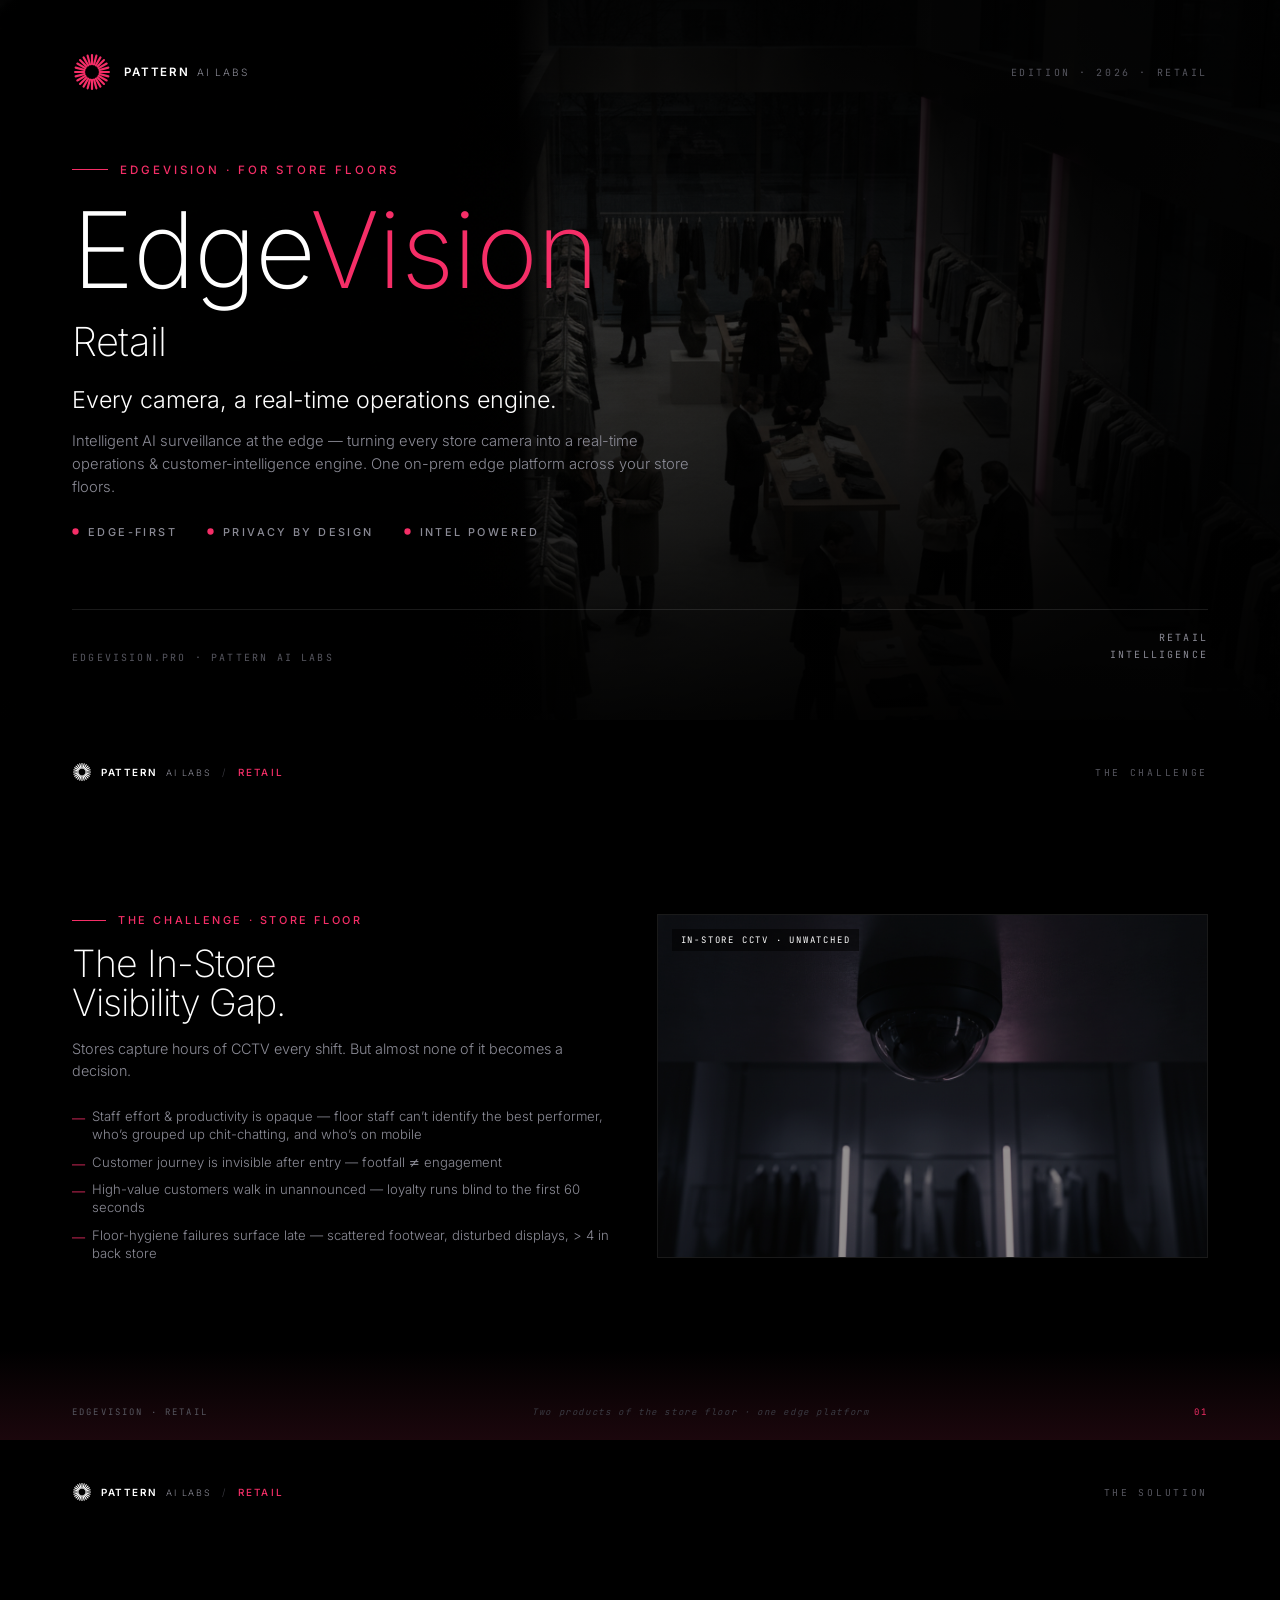
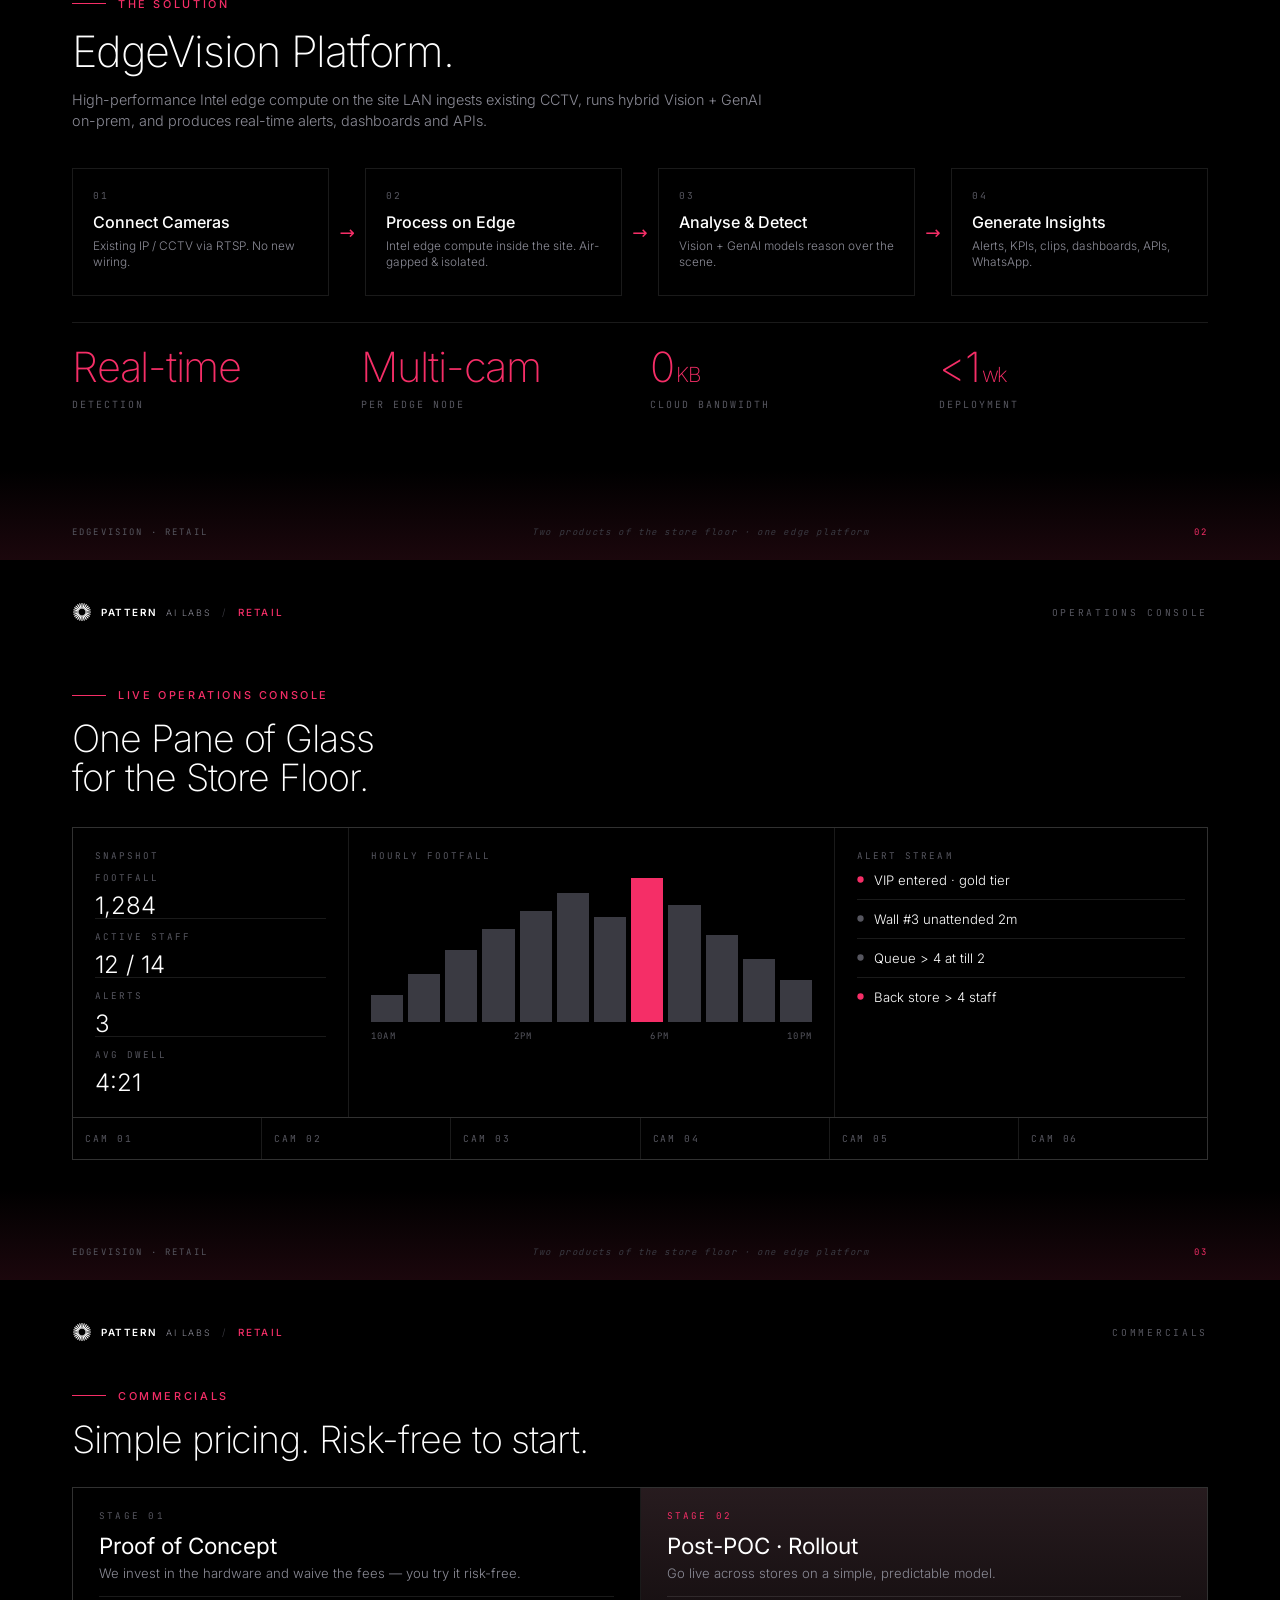
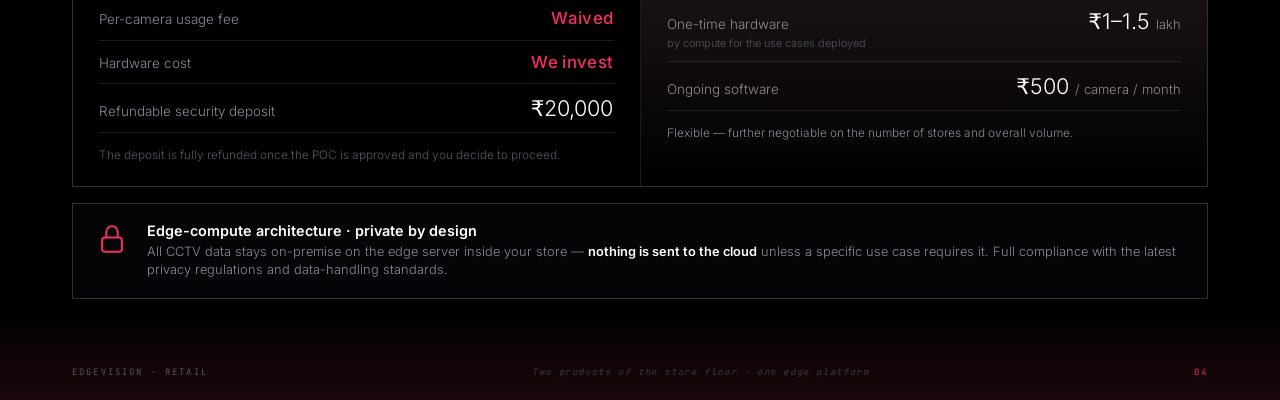
<file: deck/EdgeVision-Retail-Short.html>
<!doctype html><html lang="en"><head><meta charset="utf-8"/><title>EdgeVision — Retail (Short) · Pattern AI Labs</title><link rel="stylesheet" href="fonts.css"/><style>/* ───────────────────────────────────────────────────────────
   EdgeVision Fabric Lens · Pattern AI Labs
   Deck design system — editorial dark · Inter Light · magenta
   16:9 print slides (1280×720)
   ─────────────────────────────────────────────────────────── */
:root{
  --bg:#000;--bg-2:#050507;--bg-3:#0A0A0E;
  --border:rgba(255,255,255,.10);--border-2:rgba(255,255,255,.18);
  --text:#fff;--text-dim:#8B8B96;--text-mute:#56565F;--text-faint:#3A3A42;
  --brand:#F52E67;--brand-2:#FF4F84;--brand-glow:rgba(245,46,103,.16);
  --maroon:#5A1729;--cyan:#5BC5E8;--amber:#F0B85A;
  --tx:'Inter',system-ui,sans-serif;--mono:'JetBrains Mono','SF Mono',Menlo,monospace;
}
@page{size:13.333in 7.5in;margin:0}
*,*::before,*::after{box-sizing:border-box}
html,body{margin:0;padding:0;background:#000}
body{font-family:var(--tx);font-weight:300;color:var(--text);-webkit-font-smoothing:antialiased;
  text-rendering:optimizeLegibility;-webkit-print-color-adjust:exact;print-color-adjust:exact;}
img{max-width:100%;display:block}
h1,h2,h3,h4{margin:0;line-height:1.06;color:#fff}
p{margin:0;color:var(--text-dim)}
b{font-weight:600;color:#fff}i{font-style:normal}
ul{margin:0;padding:0;list-style:none}

.mark{width:26px;height:26px;color:var(--brand);flex:0 0 auto}
.mark--sm{width:20px;height:20px;color:#fff}
.mark--lg{width:40px;height:40px;color:var(--brand)}
.grad{background:linear-gradient(115deg,var(--brand),var(--brand-2));-webkit-background-clip:text;
  background-clip:text;color:transparent;font-weight:200}

/* ─────────── SLIDE FRAME ─────────── */
.slide{position:relative;width:1280px;height:720px;overflow:hidden;background:var(--bg);
  padding:40px 72px 56px;display:flex;flex-direction:column;
  background-image:linear-gradient(0deg,rgba(90,23,41,.30),transparent 90px);
  page-break-after:always;break-after:page;}
.slide:last-child{page-break-after:auto;break-after:auto}
.slide__bg{position:absolute;inset:0;width:100%;height:100%;object-fit:cover;z-index:0}
.slide__body{position:relative;z-index:2;flex:1;display:flex;flex-direction:column;
  justify-content:center;min-height:0;padding:8px 0}

/* chrome + foot */
.chrome{position:relative;z-index:3;display:flex;align-items:center;justify-content:space-between;
  height:24px}
.chrome__brand{display:inline-flex;align-items:center;gap:9px;font-family:var(--tx);
  letter-spacing:.16em;text-transform:uppercase;font-size:.62rem}
.chrome__brand b{font-weight:600;color:#fff}
.chrome__brand i{font-weight:300;color:var(--text-dim);font-size:.9em}
.chrome__div{color:var(--text-faint);padding:0 2px}
.chrome__prod{font-weight:500;letter-spacing:.22em;color:var(--brand)}
.chrome__ctx{font-family:var(--mono);font-size:.6rem;letter-spacing:.28em;text-transform:uppercase;
  color:var(--text-mute)}
.foot{position:absolute;left:72px;right:72px;bottom:22px;z-index:3;display:flex;align-items:center;
  justify-content:space-between;font-family:var(--mono);font-size:.56rem;letter-spacing:.24em;
  text-transform:uppercase;color:var(--text-mute)}
.foot__mid{color:var(--text-faint);letter-spacing:.18em;text-transform:none;font-style:italic}
.foot__n{color:var(--brand)}

/* ─────────── TYPE ─────────── */
.eyebrow{display:inline-flex;align-items:center;gap:12px;margin:0 0 18px;color:var(--brand);
  font-size:.68rem;letter-spacing:.24em;text-transform:uppercase;font-weight:500}
.eyebrow::before{content:"";width:34px;height:1px;background:var(--brand);flex:0 0 auto}
.display{font-family:var(--tx);font-weight:200;letter-spacing:-.028em;line-height:1.02;
  font-size:2.7rem;color:#fff;margin:0 0 16px}
.display--mid{font-size:2.35rem}
.lede{font-size:.9rem;line-height:1.5;color:var(--text-dim);font-weight:300;max-width:78ch;margin:0 0 22px}
.lede b{color:#fff;font-weight:500}

/* ─────────── NUM-CARD GRID ─────────── */
.num-grid{display:grid;gap:1px;background:var(--border);border:1px solid var(--border);margin-top:6px}
.num-grid--2{grid-template-columns:repeat(2,1fr)}
.num-grid--3{grid-template-columns:repeat(3,1fr)}
.num-grid--4{grid-template-columns:repeat(4,1fr)}
.num-grid--5{grid-template-columns:repeat(5,1fr)}
.num-card{background:var(--bg);padding:20px 20px 22px}
.num-card__n{font-family:var(--mono);font-size:.62rem;letter-spacing:.22em;color:var(--brand);
  display:block;margin-bottom:12px}
.num-card h3{font-family:var(--tx);font-weight:400;font-size:1.02rem;letter-spacing:-.01em;
  margin:0 0 8px;color:#fff;line-height:1.15}
.num-card p{margin:0;font-size:.76rem;line-height:1.42;color:var(--text-dim)}
.num-card--brand h3{color:var(--brand)}
.num-grid--rows2 .num-card{padding:18px 20px 20px}
.num-grid--5 .num-card{padding:18px 15px 20px}
.num-grid--5 .num-card h3{font-size:.92rem}
.num-grid--5 .num-card p{font-size:.72rem}

/* cost chips */
.chips{display:flex;flex-wrap:wrap;gap:6px;margin-top:12px}
.chip{font-family:var(--mono);font-size:.56rem;letter-spacing:.14em;text-transform:uppercase;
  color:var(--brand-2);border:1px solid rgba(245,46,103,.35);border-radius:2px;padding:3px 7px}
.chips--stat .chip--stat{color:var(--text-dim);border-color:var(--border-2)}
.num-card--cost h3{color:#fff}

/* ─────────── CIRCLE CARDS ─────────── */
.circle-grid{display:grid;gap:1px;background:var(--border);border:1px solid var(--border);margin-top:8px}
.circle-grid--3{grid-template-columns:repeat(3,1fr)}
.circle-grid--5{grid-template-columns:repeat(5,1fr)}
.circ{background:var(--bg);padding:26px 24px 28px}
.circle-grid--5 .circ{padding:24px 16px}
.circ__n{display:grid;place-items:center;width:48px;height:48px;border:1.5px solid var(--brand);
  border-radius:50%;color:var(--brand);font-family:var(--tx);font-weight:300;font-size:1.25rem;margin:0 0 18px}
.circ h3{font-family:var(--tx);font-weight:400;font-size:1.08rem;margin:0 0 9px;color:#fff}
.circle-grid--5 .circ h3{font-size:.92rem}
.circ p{margin:0;font-size:.8rem;line-height:1.45;color:var(--text-dim)}
.circle-grid--5 .circ p{font-size:.72rem}

/* ─────────── PIPELINE ─────────── */
.pipeline{display:grid;align-items:stretch;gap:8px;margin-top:14px}
.pipeline--4{grid-template-columns:1fr auto 1fr auto 1fr auto 1fr}
.pipeline--6{grid-template-columns:1fr auto 1fr auto 1fr auto 1fr auto 1fr auto 1fr}
.pipe-card{padding:20px 20px 24px;border:1px solid var(--border);background:var(--bg);
  display:flex;flex-direction:column}
.pipe-card__n{font-family:var(--mono);font-size:.6rem;letter-spacing:.22em;color:var(--text-mute);
  display:block;margin-bottom:12px}
.pipe-card h3{font-family:var(--tx);font-weight:500;font-size:1rem;margin:0 0 7px;color:#fff}
.pipe-card p{margin:0;font-size:.74rem;line-height:1.4;color:var(--text-dim)}
.pipe-arrow{align-self:center;color:var(--brand);font-size:1.15rem;padding:0 2px}
.pipeline--6 .pipe-card{padding:16px 14px 18px}
.pipeline--6 .pipe-card h3{font-size:.9rem}
.pipeline--6 .pipe-card p{font-size:.68rem}

/* ─────────── STATS ─────────── */
.stats{display:grid;gap:20px;margin-top:26px;padding-top:24px;border-top:1px solid var(--border)}
.stats--3{grid-template-columns:repeat(3,1fr)}
.stats--4{grid-template-columns:repeat(4,1fr)}
.stats b{display:block;font-family:var(--tx);font-weight:200;font-size:2.6rem;letter-spacing:-.03em;
  line-height:1;color:var(--brand);margin-bottom:10px}
.stats b i{font-size:.5em;font-weight:200;margin-left:2px}
.stats span{display:block;font-family:var(--mono);font-size:.62rem;letter-spacing:.2em;
  text-transform:uppercase;color:var(--text-mute)}

/* ─────────── TWO-COL LENS ─────────── */
.two-col{display:grid;grid-template-columns:1fr 1fr;gap:1px;background:var(--border);
  border:1px solid var(--border);margin-top:10px}
.lens{background:var(--bg);padding:26px 28px 28px}
.lens__head{display:inline-flex;align-items:center;gap:10px;color:var(--brand);font-family:var(--tx);
  font-size:.66rem;letter-spacing:.22em;text-transform:uppercase;font-weight:600;margin:0 0 16px}
.lens h3{font-family:var(--tx);font-weight:300;font-size:1.1rem;margin:0 0 16px;color:#fff;line-height:1.25}
.dashlist li,.checklist li{position:relative;color:var(--text-dim);font-size:.8rem;line-height:1.35}
.dashlist li{padding:7px 0 7px 20px}
.dashlist li::before{content:"—";position:absolute;left:0;top:7px;color:var(--brand)}
.dashlist--tight li{padding:6px 0 6px 20px;font-size:.86rem}
.checklist li{padding:7px 0 7px 26px}
.checklist li::before{content:"";position:absolute;left:0;top:11px;width:12px;height:12px;
  border-radius:50%;border:1.2px solid var(--brand)}
.checklist li::after{content:"";position:absolute;left:3.5px;top:14px;width:4px;height:6px;
  border-right:1.4px solid var(--brand);border-bottom:1.4px solid var(--brand);transform:rotate(45deg)}

/* speclist */
.speclist{margin:0;padding:0}
.speclist div{display:grid;grid-template-columns:130px 1fr;gap:14px;padding:9px 0;
  border-bottom:1px solid var(--border)}
.speclist div:last-child{border-bottom:0}
.speclist dt{font-family:var(--mono);font-size:.62rem;letter-spacing:.2em;color:var(--text-mute);
  text-transform:uppercase}
.speclist dd{margin:0;color:#fff;font-size:.82rem}

/* ─────────── PULLQUOTE ─────────── */
.pullquote{display:flex;gap:16px;margin:18px 0 0;font-size:.86rem;line-height:1.5;color:var(--text)}
.pullquote__bar{flex:0 0 auto;width:2px;background:var(--brand);align-self:stretch}
.pullquote b{color:#fff}.pullquote i{font-style:italic;color:var(--text-dim)}
.pullquote span:last-child{max-width:100ch}

/* ─────────── TIMELINE ─────────── */
.timeline{display:grid;align-items:stretch;gap:6px;margin-top:12px}
.timeline--5{grid-template-columns:repeat(5,1fr)}
.tl-card{padding:20px 18px 22px;border:1px solid var(--border);background:var(--bg);
  display:flex;flex-direction:column}
.tl-card header{display:flex;justify-content:space-between;align-items:center;margin-bottom:14px;
  font-family:var(--mono);font-size:.62rem;letter-spacing:.16em}
.tl-card__n{color:var(--text-mute)}.tl-card__t{color:var(--brand)}
.tl-card h3{font-family:var(--tx);font-weight:300;font-size:1.15rem;margin:0 0 8px}
.tl-card p{margin:0;font-size:.74rem;color:var(--text-dim)}

/* ─────────── FUSION ─────────── */
.fusion{display:grid;grid-template-columns:repeat(3,1fr);gap:1px;background:var(--border);
  border:1px solid var(--border);margin-top:10px;position:relative}
.fusion__card{background:var(--bg);padding:22px 22px 26px}
.fusion__h{font-family:var(--mono);font-size:.66rem;letter-spacing:.2em;color:var(--brand);margin:0 0 10px}
.fusion__p{margin:0;font-size:.8rem;line-height:1.45;color:var(--text-dim)}
.fusion__core{grid-column:1/-1;background:linear-gradient(180deg,rgba(245,46,103,.08),var(--bg));
  padding:18px 22px;display:flex;align-items:baseline;gap:14px;border-top:1px solid var(--border)}
.fusion__core span{font-family:var(--mono);font-size:.7rem;letter-spacing:.22em;color:var(--brand);font-weight:500}
.fusion__core i{font-size:.8rem;color:var(--text-dim)}

/* ─────────── ZONES ─────────── */
.zones{display:grid;grid-template-columns:repeat(3,1fr);gap:1px;background:var(--border);
  border:1px solid var(--border);margin-top:8px}
.zone{background:var(--bg);padding:22px 22px 24px}
.zone__n{font-family:var(--mono);font-size:.62rem;letter-spacing:.22em;color:var(--brand);display:block;margin-bottom:12px}
.zone__h{font-family:var(--tx);font-weight:400;font-size:1.05rem;color:#fff;margin:0 0 3px}
.zone__s{font-family:var(--mono);font-size:.6rem;letter-spacing:.14em;text-transform:uppercase;
  color:var(--text-mute);margin:0 0 14px}
.zone ul li{position:relative;padding:5px 0 5px 16px;font-size:.76rem;color:var(--text-dim);line-height:1.35}
.zone ul li::before{content:"•";position:absolute;left:2px;top:5px;color:var(--brand)}

/* ─────────── CMP TABLE ─────────── */
.cmp{width:100%;border-collapse:collapse;margin-top:12px}
.cmp th,.cmp td{padding:12px 20px;text-align:left;border-bottom:1px solid var(--border);
  border-right:1px solid var(--border);font-size:.82rem;color:var(--text-dim)}
.cmp th:last-child,.cmp td:last-child{border-right:0}
.cmp thead th{background:var(--bg-3);font-family:var(--mono);font-size:.62rem;letter-spacing:.2em;
  color:var(--text-mute);text-transform:uppercase;font-weight:500;border-top:1px solid var(--border)}
.cmp thead th.cmp__hi{color:var(--brand)}
.cmp td:first-child{color:#fff;font-weight:400}
.cmp td.cmp__hi{color:#fff;background:rgba(245,46,103,.04)}

/* ─────────── LAN BAR ─────────── */
.lan-bar{display:grid;grid-template-columns:auto 1fr auto;align-items:center;gap:18px;margin-top:22px;
  padding:14px 20px;border:1px dashed var(--border-2);font-family:var(--mono);font-size:.64rem;letter-spacing:.2em}
.lan-bar__l{color:var(--text-dim)}.lan-bar__line{height:1px;background:var(--brand)}.lan-bar__r{color:var(--brand)}

/* ─────────── WEEKS ─────────── */
.weeks{display:grid;gap:1px;background:var(--border);border:1px solid var(--border);margin-top:8px}
.weeks--4{grid-template-columns:repeat(4,1fr)}
.week{background:var(--bg);padding:22px 22px 26px;border-top:2px solid transparent}
.week--first{border-top-color:var(--brand)}
.week__n{display:block;font-family:var(--mono);font-size:.66rem;letter-spacing:.22em;color:var(--brand);margin-bottom:6px}
.week__wk{display:block;font-family:var(--mono);font-size:.58rem;letter-spacing:.14em;color:var(--text-mute);margin-bottom:16px}
.week h3{font-family:var(--tx);font-weight:400;font-size:1.15rem;color:#fff;margin:0 0 10px}
.week p{margin:0;font-size:.76rem;line-height:1.42;color:var(--text-dim)}

/* ─────────── SPLIT ─────────── */
.split{display:grid;grid-template-columns:1fr 1.02fr;gap:44px;align-items:center;margin-top:4px}
.split__copy{min-width:0}
.split__media{position:relative;overflow:hidden;border:1px solid var(--border);aspect-ratio:16/10}
.split__media img{width:100%;height:100%;object-fit:cover;filter:brightness(.62) saturate(.92)}
.mediacap{position:absolute;left:14px;top:14px;font-family:var(--mono);font-size:.56rem;
  letter-spacing:.2em;color:#fff;background:rgba(0,0,0,.55);padding:5px 9px}
.split--after{margin-top:16px}

/* ─────────── COVER ─────────── */
.slide--cover{padding:0;overflow:hidden}
.cover__veil{position:absolute;inset:0;z-index:1;background:
  radial-gradient(75% 65% at 22% 55%,transparent,rgba(0,0,0,.86)),
  linear-gradient(180deg,rgba(0,0,0,.55),rgba(0,0,0,.45) 45%,rgba(0,0,0,.9))}
.cover__inner{position:relative;z-index:2;height:100%;padding:52px 72px 56px;display:flex;flex-direction:column}
.cover__top{display:flex;align-items:center;gap:12px}
.cover__brandtxt{font-family:var(--tx);letter-spacing:.16em;text-transform:uppercase;font-size:.72rem;display:inline-flex;gap:7px;align-items:baseline}
.cover__brandtxt b{font-weight:600;color:#fff}.cover__brandtxt i{font-weight:300;color:var(--text-dim);font-size:.88em}
.cover__edition{margin-left:auto;font-family:var(--mono);font-size:.62rem;letter-spacing:.26em;color:var(--text-mute)}
.cover__eyebrow{margin:auto 0 20px;color:var(--brand);font-size:.72rem;letter-spacing:.26em;
  text-transform:uppercase;font-weight:500;display:inline-flex;align-items:center;gap:12px}
.cover__eyebrow::before{content:"";width:36px;height:1px;background:var(--brand)}
.cover__wordmark{font-family:var(--tx);font-weight:200;line-height:1.0;letter-spacing:-.04em;margin:0 0 22px}
.cover__wordmark .w-edge{font-size:6.6rem;color:#fff}
.cover__wordmark .w-vision{font-size:6.6rem;color:var(--brand)}
.cover__wordmark .w-sub{display:block;font-size:2.5rem;font-weight:200;letter-spacing:-.02em;
  line-height:1.1;color:#fff;margin-top:18px}
.cover__tag{font-family:var(--tx);font-weight:300;font-size:1.45rem;color:#fff;margin:0 0 16px}
.cover__sub{font-size:.92rem;line-height:1.55;color:var(--text-dim);max-width:70ch;margin:0 0 26px}
.cover__tags{display:flex;gap:30px;margin:0 0 auto;font-size:.68rem;letter-spacing:.22em;
  text-transform:uppercase;color:var(--text-dim)}
.cover__tags li{display:inline-flex;align-items:center;gap:9px;font-weight:500}
.cover__tags i{display:inline-block;flex:0 0 auto;width:7px;height:7px;border-radius:50%;background:var(--brand);box-shadow:0 0 8px var(--brand)}
.cover__foot{display:flex;justify-content:space-between;align-items:flex-end;font-family:var(--mono);
  font-size:.62rem;letter-spacing:.22em;color:var(--text-mute);text-transform:uppercase;
  border-top:1px solid var(--border);padding-top:20px}
.cover__sigil{text-align:right;line-height:1.7;color:var(--text-dim)}

/* ─────────── CLOSING ─────────── */
.slide--closing{padding:0;overflow:hidden}
.closing__veil{position:absolute;inset:0;z-index:1;background:
  radial-gradient(70% 60% at 50% 38%,rgba(245,46,103,.14),transparent 60%),
  linear-gradient(180deg,rgba(0,0,0,.72),rgba(0,0,0,.82) 50%,rgba(0,0,0,.95))}
.closing__inner{position:relative;z-index:2;height:100%;padding:56px 72px;display:flex;flex-direction:column}
.closing__brand{display:flex;align-items:center;gap:13px;margin-bottom:auto}
.closing__head{font-family:var(--tx);font-weight:200;font-size:3.7rem;line-height:1.04;
  letter-spacing:-.03em;color:#fff;margin:0 0 20px}
.closing__sub{font-size:.95rem;line-height:1.55;color:var(--text-dim);max-width:74ch;margin:0 0 30px}
.contact{display:grid;grid-template-columns:repeat(3,1fr);gap:1px;background:var(--border);
  border:1px solid var(--border);margin:0 0 26px;max-width:820px}
.contact__card{background:var(--bg);padding:20px 24px;display:flex;flex-direction:column;gap:10px}
.contact__h{font-family:var(--tx);font-size:.64rem;letter-spacing:.22em;color:var(--brand);
  text-transform:uppercase;font-weight:600}
.contact__v{font-family:var(--tx);font-weight:300;font-size:1.05rem;color:#fff}
.closing__foot{display:flex;justify-content:space-between;margin-top:auto;padding-top:20px;
  border-top:1px solid var(--border);font-family:var(--mono);font-size:.62rem;letter-spacing:.2em;color:var(--text-mute)}

/* ─────────── split helpers (image-rich content slides) ─────────── */
.minihead{font-family:var(--tx);font-size:.64rem;letter-spacing:.22em;text-transform:uppercase;
  color:var(--brand);font-weight:600;margin:14px 0 2px}
.minihead:first-child{margin-top:2px}
.dashlist--split li{padding:5px 0 5px 20px;font-size:.82rem;line-height:1.35}
.dashlist--split li b{color:#fff;font-weight:500}
.split--tall .split__media{aspect-ratio:4/5}

/* ═══════════ Retail & QSR comprehensive deck — extra components ═══════════ */
/* Chapter divider slides */
.slide--divider .slide__body{justify-content:center}
.divider__num{font-family:var(--mono);font-size:.72rem;letter-spacing:.28em;color:var(--brand);
  text-transform:uppercase;margin:0 0 22px}
.divider__title{font-family:var(--tx);font-weight:200;letter-spacing:-.03em;line-height:1;
  font-size:5rem;color:#fff;margin:0 0 22px}
.divider__sub{font-size:1rem;line-height:1.5;color:var(--text-dim);max-width:60ch;margin:0 0 26px}
.divider__rule{width:200px;height:1px;background:var(--brand)}
.slide--divider .slide__bg{filter:brightness(.42) saturate(.9)}
.slide--divider .divveil{position:absolute;inset:0;z-index:1;background:
  radial-gradient(80% 70% at 25% 55%,transparent,rgba(0,0,0,.8)),
  linear-gradient(90deg,rgba(0,0,0,.85),rgba(0,0,0,.35))}

/* 5-stage pipeline */
.pipeline--5{grid-template-columns:1fr auto 1fr auto 1fr auto 1fr auto 1fr}
.pipeline--5 .pipe-card{padding:18px 16px 20px}
.pipeline--5 .pipe-card h3{font-size:.98rem}
.pipeline--5 .pipe-card p{font-size:.72rem}
.lan-bar--wide{margin-top:20px}

/* Operations console */
.console{display:grid;grid-template-columns:.85fr 1.5fr 1.15fr;gap:1px;background:var(--border);
  border:1px solid var(--border);margin-top:14px}
.console>div{background:var(--bg);padding:22px 22px;display:flex;flex-direction:column}
.console label{font-family:var(--mono);font-size:.58rem;letter-spacing:.22em;color:var(--text-mute);
  text-transform:uppercase;margin-bottom:10px;display:block}
.console__stats{gap:14px}
.console__stats .kv+.kv{border-top:1px solid var(--border);padding-top:12px}
.console__stats b{font-family:var(--tx);font-weight:300;font-size:1.5rem;color:#fff;line-height:1;display:block}
.bars{display:grid;grid-template-columns:repeat(12,1fr);align-items:end;gap:5px;height:150px;margin-bottom:8px}
.bars i{height:var(--h);background:var(--text-faint)}
.bars i.hi{background:var(--brand)}
.bars__axis{display:flex;justify-content:space-between;font-family:var(--mono);font-size:.56rem;
  letter-spacing:.14em;color:var(--text-mute)}
.alerts{list-style:none;padding:0;margin:0;display:grid;gap:11px}
.alerts li{display:flex;align-items:center;gap:10px;font-size:.82rem;color:var(--text);
  padding-bottom:11px;border-bottom:1px solid var(--border)}
.alerts li:last-child{border:0;padding-bottom:0}
.dot{width:6px;height:6px;border-radius:50%;background:var(--text-mute);flex:0 0 auto}
.dot--b{background:var(--brand);box-shadow:0 0 8px var(--brand)}
.cam-strip{display:grid;grid-template-columns:repeat(6,1fr);gap:1px;background:var(--border);
  border:1px solid var(--border);border-top:0}
.cam-strip span{background:var(--bg);padding:14px 12px;font-family:var(--mono);font-size:.6rem;
  letter-spacing:.2em;color:var(--text-mute)}

/* Detection figure with overlay chips */
.detfig{position:relative;margin-top:12px;border:1px solid var(--border);overflow:hidden;aspect-ratio:24/9}
.detfig img{width:100%;height:100%;object-fit:cover;filter:brightness(.5)}
.det-chip{position:absolute;font-family:var(--mono);font-size:.62rem;letter-spacing:.16em;
  background:rgba(0,0,0,.6);padding:6px 10px;color:#fff;display:inline-flex;align-items:center;gap:7px}
.det-chip--cam{top:14px;left:14px}
.det-chip--rec{top:14px;right:14px;color:var(--brand)}
.det-chip--key{bottom:14px;left:14px}
.det-chip--note{bottom:14px;right:14px;color:var(--text-dim)}
.sq{width:11px;height:11px;display:inline-block}.sq--s{background:var(--amber)}.sq--c{background:var(--cyan)}

/* Heat mapping: image + bars */
.heat{display:grid;grid-template-columns:1.35fr 1fr;gap:1px;background:var(--border);
  border:1px solid var(--border);margin-top:12px}
.heat__img{position:relative;background:var(--bg)}
.heat__img img{width:100%;height:100%;object-fit:cover}
.heat__cap{position:absolute;top:14px;left:14px;font-family:var(--mono);font-size:.58rem;
  letter-spacing:.2em;color:#fff;background:rgba(0,0,0,.5);padding:5px 9px}
.heat__bars{background:var(--bg);padding:24px 24px;display:flex;flex-direction:column}
.hbar{display:grid;grid-template-columns:1fr 44px;align-items:center;gap:3px 10px;padding:9px 0;
  border-bottom:1px solid var(--border)}
.hbar__l{font-size:.82rem;color:#fff}
.hbar__v{text-align:right;font-family:var(--mono);font-size:.74rem;color:var(--text-dim)}
.hbar__t{grid-column:1/-1;height:4px;background:var(--bg-3);position:relative}
.hbar__t i{position:absolute;left:0;top:0;height:100%;background:var(--brand)}
.heat__fine{margin-top:16px;font-size:.74rem;color:var(--text-mute)}

/* Shift chart (per-staff activity tracks) */
.shift{margin-top:12px;padding:22px 24px;border:1px solid var(--border);background:var(--bg-2)}
.shift label{display:block;font-family:var(--mono);font-size:.62rem;letter-spacing:.22em;
  color:var(--text-mute);margin-bottom:16px}
.track{display:grid;grid-template-columns:110px 1fr;gap:12px;align-items:center;padding:4px 0}
.track>span{font-family:var(--mono);font-size:.68rem;color:var(--text-dim)}
.trackbar{position:relative;height:13px;background:var(--bg-3)}
.seg{position:absolute;top:0;bottom:0}
.seg--b{background:var(--brand)}.seg--w{background:#fff}.seg--g{background:#6c6c75}
.seg--a{background:var(--amber)}.seg--m{background:var(--maroon)}

/* two-col checklist head with round check */
.lens__head--ck{gap:9px}

/* 4-column circle grid (Customer Analytics Elaborated) */
.circle-grid--4{grid-template-columns:repeat(4,1fr)}
.circle-grid--4 .circ{padding:24px 20px 26px}
.circle-grid--4 .circ__n{width:44px;height:44px;font-size:1.15rem;margin-bottom:14px}
.circle-grid--4 .circ h3{font-size:1rem}
.circle-grid--4 .circ p{font-size:.76rem}

/* ═══════════ Intel Event Edition — simple / non-technical layouts ═══════════ */
/* Big statement slides (hook / idea) */
.slide--statement .slide__body{justify-content:center}
.statement__eye{font-family:var(--mono);font-size:.7rem;letter-spacing:.28em;color:var(--brand);
  text-transform:uppercase;margin:0 0 24px}
.statement__lead{font-family:var(--tx);font-weight:200;letter-spacing:-.03em;line-height:1.02;
  font-size:4.1rem;color:#fff;margin:0 0 22px;max-width:20ch}
.statement__sub{font-size:1.15rem;line-height:1.5;color:var(--text-dim);max-width:60ch;font-weight:300}
.statement__sub b{color:#fff;font-weight:500}
.slide--statement .slide__bg{filter:brightness(.4) saturate(.9)}
.slide--statement .divveil{position:absolute;inset:0;z-index:1;background:
  radial-gradient(85% 75% at 22% 55%,transparent,rgba(0,0,0,.82)),
  linear-gradient(90deg,rgba(0,0,0,.88),rgba(0,0,0,.3))}

/* Value tiles (icon + big word + line) */
.vtiles{display:grid;grid-template-columns:repeat(4,1fr);gap:1px;background:var(--border);
  border:1px solid var(--border);margin-top:20px}
.vtile{background:var(--bg);padding:30px 26px 34px;display:flex;flex-direction:column;gap:14px}
.vtile__ic{width:46px;height:46px;color:var(--brand)}
.vtile__ic svg{width:100%;height:100%;stroke:currentColor;fill:none;stroke-width:1.4}
.vtile h3{font-family:var(--tx);font-weight:400;font-size:1.35rem;color:#fff;margin:0}
.vtile p{font-size:.86rem;line-height:1.45;color:var(--text-dim);margin:0}

/* Icon steps row (how it works) */
.steps{display:grid;grid-template-columns:1fr auto 1fr auto 1fr auto 1fr;align-items:stretch;
  gap:8px;margin-top:22px}
.step{background:var(--bg);border:1px solid var(--border);padding:26px 22px 30px;display:flex;flex-direction:column;gap:14px}
.step__ic{width:42px;height:42px;color:var(--brand)}
.step__ic svg{width:100%;height:100%;stroke:currentColor;fill:none;stroke-width:1.4}
.step__n{font-family:var(--mono);font-size:.62rem;letter-spacing:.22em;color:var(--text-mute)}
.step h3{font-family:var(--tx);font-weight:500;font-size:1.12rem;color:#fff;margin:0}
.step p{font-size:.82rem;line-height:1.45;color:var(--text-dim);margin:0}
.step-arrow{align-self:center;color:var(--brand);font-size:1.3rem}
.steps-note{margin-top:20px;font-family:var(--mono);font-size:.72rem;letter-spacing:.14em;
  color:var(--text-dim);display:flex;align-items:center;gap:12px}
.steps-note::before{content:"";width:30px;height:1px;background:var(--brand)}

/* Simple 3-column "wins" cards with icon */
.wins{display:grid;grid-template-columns:repeat(3,1fr);gap:1px;background:var(--border);
  border:1px solid var(--border);margin-top:18px}
.win{background:var(--bg);padding:28px 26px 30px}
.win__ic{width:40px;height:40px;color:var(--brand);margin-bottom:16px}
.win__ic svg{width:100%;height:100%;stroke:currentColor;fill:none;stroke-width:1.4}
.win h3{font-family:var(--tx);font-weight:400;font-size:1.2rem;color:#fff;margin:0 0 9px}
.win p{font-size:.86rem;line-height:1.5;color:var(--text-dim);margin:0}

/* Simple before/after (Old vs EdgeVision) */
.ba{display:grid;grid-template-columns:1fr 1fr;gap:1px;background:var(--border);
  border:1px solid var(--border);margin-top:18px}
.ba__col{background:var(--bg);padding:28px 30px 30px}
.ba__col--new{background:rgba(245,46,103,.05)}
.ba__h{font-family:var(--mono);font-size:.66rem;letter-spacing:.2em;text-transform:uppercase;
  margin:0 0 18px;color:var(--text-mute)}
.ba__col--new .ba__h{color:var(--brand)}
.ba__col ul li{position:relative;padding:9px 0 9px 22px;font-size:.92rem;line-height:1.4;color:var(--text-dim)}
.ba__col--new ul li{color:#fff}
.ba__col ul li::before{content:"—";position:absolute;left:0;color:var(--text-faint)}
.ba__col--new ul li::before{content:"→";color:var(--brand)}

/* Intel partner badge (from edgevision.pro) */
.intel-badge{width:190px;height:92px;background:linear-gradient(135deg,#003B7B,#0068B5);border-radius:4px;
  display:grid;place-items:center;box-shadow:0 0 0 1px rgba(255,255,255,.1),4px 4px 0 rgba(0,104,181,.45)}
.intel-badge__inner{font-family:var(--tx);font-weight:700;font-size:1.5rem;color:#fff;letter-spacing:-.02em;
  display:inline-flex;align-items:baseline;gap:8px}
.intel-badge__inner i{font-weight:300;font-size:1.2rem}
.reassure{display:grid;grid-template-columns:repeat(3,1fr);gap:1px;background:var(--border);
  border:1px solid var(--border);margin-top:8px}
.reassure .win{padding:26px 24px 28px}

/* trusted-by row */
.trusted{display:flex;flex-wrap:wrap;gap:30px;align-items:center;padding-top:26px;margin-top:26px;
  border-top:1px solid var(--border);font-family:var(--mono);font-size:.78rem;letter-spacing:.14em}
.trusted__l{color:var(--text-mute);letter-spacing:.2em}
.trusted span:not(.trusted__l){color:var(--text-dim);font-weight:500}

/* cover Intel line */
.cover__intel{display:inline-flex;align-items:center;gap:10px;font-family:var(--mono);font-size:.66rem;
  letter-spacing:.2em;color:var(--text-dim);text-transform:uppercase;margin-top:4px}
.cover__intel i{width:7px;height:7px;background:#0068B5;border-radius:1px;box-shadow:0 0 8px rgba(0,104,181,.8)}

/* ═══════════ Detailed use-case list (event deck) ═══════════ */
.ucards{display:grid;grid-template-columns:1fr 1fr;gap:1px;background:var(--border);
  border:1px solid var(--border);margin-top:14px}
.uc{background:var(--bg);padding:15px 22px 17px;display:grid;grid-template-columns:24px 1fr;gap:13px;align-items:start}
.uc__n{font-family:var(--mono);font-size:.7rem;letter-spacing:.1em;color:var(--brand);padding-top:3px}
.uc h3{font-family:var(--tx);font-weight:500;font-size:1rem;letter-spacing:-.01em;color:#fff;margin:0 0 4px}
.uc p{font-size:.8rem;line-height:1.4;color:var(--text-dim);margin:0}

/* Bulletproof cover tag dot (inline SVG — round in every renderer) */
.cover__tags .cdot{flex:0 0 auto;display:inline-block}
/* Use-case slide with an image (split) */
.split--uc{grid-template-columns:1.4fr 1fr;gap:34px;margin-top:6px;align-items:stretch}
.split--uc .split__media{aspect-ratio:auto}
.ucards--col{grid-template-columns:1fr}
.ucards--col .uc{padding:13px 22px}

/* generic bulletproof dot + detection bounding boxes */
.cdot{flex:0 0 auto;display:inline-block}
.det-box{position:absolute;border:1.6px solid;z-index:2;box-shadow:0 0 0 1px rgba(0,0,0,.35)}
.det-box>span{position:absolute;top:-15px;left:-1.6px;font-family:var(--mono);font-size:.5rem;
  letter-spacing:.08em;padding:1px 5px;color:#000;white-space:nowrap;font-weight:500}
.det-box--staff{border-color:var(--amber)}.det-box--staff>span{background:var(--amber)}
.det-box--cust{border-color:var(--cyan)}.det-box--cust>span{background:var(--cyan)}

.price-grid{display:grid;grid-template-columns:1fr 1fr;gap:1px;background:var(--border);border:1px solid var(--border);margin-top:12px}
.price-card{background:var(--bg);padding:22px 26px 22px;display:flex;flex-direction:column;position:relative}
.price-card--post{background:linear-gradient(180deg,rgba(245,46,103,.06),var(--bg))}
.price-card__tag{font-family:var(--mono);font-size:.58rem;letter-spacing:.24em;color:var(--text-mute);margin-bottom:12px}
.price-card--post .price-card__tag{color:var(--brand)}
.price-card h3{font-family:var(--tx);font-weight:400;font-size:1.4rem;color:#fff;margin:0 0 6px}
.price-card__lead{font-size:.82rem;line-height:1.4;color:var(--text-dim);margin:0 0 14px}
.pricelist{margin:0;padding:0;list-style:none;border-top:1px solid var(--border)}
.pricelist li{display:flex;align-items:baseline;justify-content:space-between;gap:16px;padding:11px 0;border-bottom:1px solid var(--border)}
.pl__k{font-size:.84rem;color:var(--text-dim);line-height:1.3}
.pl__k i{display:block;font-style:normal;font-size:.68rem;color:var(--text-mute);margin-top:2px}
.pl__v{font-family:var(--tx);font-weight:300;font-size:1.35rem;color:#fff;white-space:nowrap;text-align:right}
.pl__v em{font-style:normal;font-size:.6em;color:var(--text-dim);font-weight:300}
.pl__v--free{color:var(--brand);font-size:1.05rem;font-weight:500;letter-spacing:.02em}
.price-card__note{margin:14px 0 0;font-size:.74rem;line-height:1.4;color:var(--text-mute)}
.price-card--post .price-card__note{color:var(--text-dim)}
.price-privacy{display:flex;gap:18px;align-items:flex-start;margin-top:16px;padding:18px 22px;border:1px solid var(--border-2);background:var(--bg-2)}
.price-privacy__ic{width:34px;height:34px;color:var(--brand);flex:0 0 auto}
.price-privacy__ic svg{width:100%;height:100%;stroke:currentColor;fill:none;stroke-width:1.4}
.price-privacy__h{font-family:var(--tx);font-weight:600;font-size:.9rem;color:#fff;margin:0 0 4px}
.price-privacy__p{font-size:.8rem;line-height:1.45;color:var(--text-dim);margin:0;max-width:none}
.price-privacy__p b{color:#fff}
</style></head><body><svg width="0" height="0" style="position:absolute" aria-hidden="true"><symbol id="pat-mark" viewBox="0 0 48 48"><g fill="currentColor"><rect x="22.7" y="2.4" width="2.6" height="13.6" rx="1.3"/>
<rect x="22.7" y="2.4" width="2.6" height="13.6" rx="1.3" transform="rotate(15 24 24)"/>
<rect x="22.7" y="2.4" width="2.6" height="13.6" rx="1.3" transform="rotate(30 24 24)"/>
<rect x="22.7" y="2.4" width="2.6" height="13.6" rx="1.3" transform="rotate(45 24 24)"/>
<rect x="22.7" y="2.4" width="2.6" height="13.6" rx="1.3" transform="rotate(60 24 24)"/>
<rect x="22.7" y="2.4" width="2.6" height="13.6" rx="1.3" transform="rotate(75 24 24)"/>
<rect x="22.7" y="2.4" width="2.6" height="13.6" rx="1.3" transform="rotate(90 24 24)"/>
<rect x="22.7" y="2.4" width="2.6" height="13.6" rx="1.3" transform="rotate(105 24 24)"/>
<rect x="22.7" y="2.4" width="2.6" height="13.6" rx="1.3" transform="rotate(120 24 24)"/>
<rect x="22.7" y="2.4" width="2.6" height="13.6" rx="1.3" transform="rotate(135 24 24)"/>
<rect x="22.7" y="2.4" width="2.6" height="13.6" rx="1.3" transform="rotate(150 24 24)"/>
<rect x="22.7" y="2.4" width="2.6" height="13.6" rx="1.3" transform="rotate(165 24 24)"/>
<rect x="22.7" y="2.4" width="2.6" height="13.6" rx="1.3" transform="rotate(180 24 24)"/>
<rect x="22.7" y="2.4" width="2.6" height="13.6" rx="1.3" transform="rotate(195 24 24)"/>
<rect x="22.7" y="2.4" width="2.6" height="13.6" rx="1.3" transform="rotate(210 24 24)"/>
<rect x="22.7" y="2.4" width="2.6" height="13.6" rx="1.3" transform="rotate(225 24 24)"/>
<rect x="22.7" y="2.4" width="2.6" height="13.6" rx="1.3" transform="rotate(240 24 24)"/>
<rect x="22.7" y="2.4" width="2.6" height="13.6" rx="1.3" transform="rotate(255 24 24)"/>
<rect x="22.7" y="2.4" width="2.6" height="13.6" rx="1.3" transform="rotate(270 24 24)"/>
<rect x="22.7" y="2.4" width="2.6" height="13.6" rx="1.3" transform="rotate(285 24 24)"/>
<rect x="22.7" y="2.4" width="2.6" height="13.6" rx="1.3" transform="rotate(300 24 24)"/>
<rect x="22.7" y="2.4" width="2.6" height="13.6" rx="1.3" transform="rotate(315 24 24)"/>
<rect x="22.7" y="2.4" width="2.6" height="13.6" rx="1.3" transform="rotate(330 24 24)"/>
<rect x="22.7" y="2.4" width="2.6" height="13.6" rx="1.3" transform="rotate(345 24 24)"/></g></symbol></svg><section class="slide slide--cover"><img class="slide__bg" src="../assets/images/ev-cover.png" alt=""/><div class="cover__veil"></div><div class="cover__inner"><div class="cover__top"><svg class="mark mark--lg" aria-hidden="true"><use href="#pat-mark"/></svg><span class="cover__brandtxt"><b>PATTERN</b><i>AI&nbsp;LABS</i></span><span class="cover__edition">EDITION · 2026 · RETAIL</span></div><p class="cover__eyebrow">EdgeVision · for Store Floors</p><h1 class="cover__wordmark"><span class="w-edge">Edge</span><span class="w-vision">Vision</span><span class="w-sub">Retail</span></h1><p class="cover__tag">Every camera, a real-time operations engine.</p><p class="cover__sub">Intelligent AI surveillance at the edge — turning every store camera into a real-time operations &amp; customer-intelligence engine. One on-prem edge platform across your store floors.</p><ul class="cover__tags"><li><svg class="cdot" viewBox="0 0 10 10" width="7" height="7"><circle cx="5" cy="5" r="4.5" fill="#F52E67"/></svg> EDGE-FIRST</li><li><svg class="cdot" viewBox="0 0 10 10" width="7" height="7"><circle cx="5" cy="5" r="4.5" fill="#F52E67"/></svg> PRIVACY BY DESIGN</li><li><svg class="cdot" viewBox="0 0 10 10" width="7" height="7"><circle cx="5" cy="5" r="4.5" fill="#F52E67"/></svg> INTEL POWERED</li></ul><div class="cover__foot"><span>EDGEVISION.PRO · PATTERN AI LABS</span><span class="cover__sigil">RETAIL<br/>INTELLIGENCE</span></div></div></section><section class="slide "><div class="chrome"><span class="chrome__brand"><svg class="mark mark--sm" aria-hidden="true"><use href="#pat-mark"/></svg><b>PATTERN</b><i>AI&nbsp;LABS</i><span class="chrome__div">/</span><span class="chrome__prod">RETAIL</span></span><span class="chrome__ctx">THE CHALLENGE</span></div><div class="slide__body"><div class="split "><div class="split__copy"><p class="eyebrow">The Challenge · Store Floor</p><h2 class="display display--mid">The In-Store<br/>Visibility Gap.</h2><p class="lede">Stores capture hours of CCTV every shift. But almost none of it becomes a decision.</p><ul class="dashlist dashlist--split"><li>Staff effort &amp; productivity is opaque — floor staff can’t identify the best performer, who’s grouped up chit-chatting, and who’s on mobile</li><li>Customer journey is invisible after entry — footfall ≠ engagement</li><li>High-value customers walk in unannounced — loyalty runs blind to the first 60 seconds</li><li>Floor-hygiene failures surface late — scattered footwear, disturbed displays, &gt; 4 in back store</li></ul></div><div class="split__media"><img src="../assets/images/ev-hook.png" alt=""/><span class="mediacap">IN-STORE CCTV · UNWATCHED</span></div></div></div><div class="foot"><span>EDGEVISION · RETAIL</span><span class="foot__mid">Two products of the store floor · one edge platform</span><span class="foot__n">01</span></div></section><section class="slide "><div class="chrome"><span class="chrome__brand"><svg class="mark mark--sm" aria-hidden="true"><use href="#pat-mark"/></svg><b>PATTERN</b><i>AI&nbsp;LABS</i><span class="chrome__div">/</span><span class="chrome__prod">RETAIL</span></span><span class="chrome__ctx">THE SOLUTION</span></div><div class="slide__body"><p class="eyebrow">The Solution</p><h2 class="display ">EdgeVision Platform.</h2><p class="lede">High-performance Intel edge compute on the site LAN ingests existing CCTV, runs hybrid Vision + GenAI on-prem, and produces real-time alerts, dashboards and APIs.</p><div class="pipeline pipeline--4"><div class="pipe-card"><span class="pipe-card__n">01</span><h3>Connect Cameras</h3><p>Existing IP / CCTV via RTSP. No new wiring.</p></div><span class="pipe-arrow">→</span><div class="pipe-card"><span class="pipe-card__n">02</span><h3>Process on Edge</h3><p>Intel edge compute inside the site. Air-gapped &amp; isolated.</p></div><span class="pipe-arrow">→</span><div class="pipe-card"><span class="pipe-card__n">03</span><h3>Analyse &amp; Detect</h3><p>Vision + GenAI models reason over the scene.</p></div><span class="pipe-arrow">→</span><div class="pipe-card"><span class="pipe-card__n">04</span><h3>Generate Insights</h3><p>Alerts, KPIs, clips, dashboards, APIs, WhatsApp.</p></div></div><div class="stats stats--4"><div><b>Real-time</b><span>Detection</span></div><div><b>Multi-cam</b><span>Per edge node</span></div><div><b>0<i>KB</i></b><span>Cloud bandwidth</span></div><div><b>&lt;1<i>wk</i></b><span>Deployment</span></div></div></div><div class="foot"><span>EDGEVISION · RETAIL</span><span class="foot__mid">Two products of the store floor · one edge platform</span><span class="foot__n">02</span></div></section><section class="slide "><div class="chrome"><span class="chrome__brand"><svg class="mark mark--sm" aria-hidden="true"><use href="#pat-mark"/></svg><b>PATTERN</b><i>AI&nbsp;LABS</i><span class="chrome__div">/</span><span class="chrome__prod">RETAIL</span></span><span class="chrome__ctx">OPERATIONS CONSOLE</span></div><div class="slide__body"><p class="eyebrow">Live Operations Console</p><h2 class="display display--mid">One Pane of Glass<br/>for the Store Floor.</h2><div class="console"><div><label>Snapshot</label><div class="console__stats"><div class="kv"><label>FOOTFALL</label><b>1,284</b></div><div class="kv"><label>ACTIVE STAFF</label><b>12 / 14</b></div><div class="kv"><label>ALERTS</label><b>3</b></div><div class="kv"><label>AVG DWELL</label><b>4:21</b></div></div></div><div><label>Hourly footfall</label><div class="bars"><i style="--h:18%"></i><i style="--h:32%"></i><i style="--h:48%"></i><i style="--h:62%"></i><i style="--h:74%"></i><i style="--h:86%"></i><i style="--h:70%"></i><i style="--h:96%" class="hi"></i><i style="--h:78%"></i><i style="--h:58%"></i><i style="--h:42%"></i><i style="--h:28%"></i></div><div class="bars__axis"><span>10AM</span><span>2PM</span><span>6PM</span><span>10PM</span></div></div><div><label>Alert stream</label><ul class="alerts"><li><svg class="cdot" viewBox="0 0 10 10" width="7" height="7"><circle cx="5" cy="5" r="4.5" fill="#F52E67"/></svg> VIP entered · gold tier</li><li><svg class="cdot" viewBox="0 0 10 10" width="7" height="7"><circle cx="5" cy="5" r="4.5" fill="#56565F"/></svg> Wall #3 unattended 2m</li><li><svg class="cdot" viewBox="0 0 10 10" width="7" height="7"><circle cx="5" cy="5" r="4.5" fill="#56565F"/></svg> Queue &gt; 4 at till 2</li><li><svg class="cdot" viewBox="0 0 10 10" width="7" height="7"><circle cx="5" cy="5" r="4.5" fill="#F52E67"/></svg> Back store &gt; 4 staff</li></ul></div></div><div class="cam-strip"><span>CAM 01</span><span>CAM 02</span><span>CAM 03</span><span>CAM 04</span><span>CAM 05</span><span>CAM 06</span></div></div><div class="foot"><span>EDGEVISION · RETAIL</span><span class="foot__mid">Two products of the store floor · one edge platform</span><span class="foot__n">03</span></div></section><section class="slide "><div class="chrome"><span class="chrome__brand"><svg class="mark mark--sm" aria-hidden="true"><use href="#pat-mark"/></svg><b>PATTERN</b><i>AI&nbsp;LABS</i><span class="chrome__div">/</span><span class="chrome__prod">RETAIL</span></span><span class="chrome__ctx">COMMERCIALS</span></div><div class="slide__body"><p class="eyebrow">Commercials</p><h2 class="display display--mid">Simple pricing. Risk-free to start.</h2><div class="price-grid"><article class="price-card price-card--poc"><div class="price-card__tag">STAGE 01</div><h3>Proof of Concept</h3><p class="price-card__lead">We invest in the hardware and waive the fees — you try it risk-free.</p><ul class="pricelist"><li><span class="pl__k">Per-camera usage fee</span><span class="pl__v pl__v--free">Waived</span></li><li><span class="pl__k">Hardware cost</span><span class="pl__v pl__v--free">We invest</span></li><li><span class="pl__k">Refundable security deposit</span><span class="pl__v">₹20,000</span></li></ul><p class="price-card__note">The deposit is fully refunded once the POC is approved and you decide to proceed.</p></article><article class="price-card price-card--post"><div class="price-card__tag">STAGE 02</div><h3>Post-POC · Rollout</h3><p class="price-card__lead">Go live across stores on a simple, predictable model.</p><ul class="pricelist"><li><span class="pl__k">One-time hardware<br/><i>by compute for the use cases deployed</i></span><span class="pl__v">₹1&ndash;1.5&nbsp;<em>lakh</em></span></li><li><span class="pl__k">Ongoing software</span><span class="pl__v">₹500 <em>/ camera / month</em></span></li></ul><p class="price-card__note">Flexible — further negotiable on the number of stores and overall volume.</p></article></div><div class="price-privacy"><div class="price-privacy__ic"><svg viewBox="0 0 24 24"><rect x="5" y="11" width="14" height="10" rx="2"/><path d="M8 11V7a4 4 0 0 1 8 0v4"/></svg></div><div><p class="price-privacy__h">Edge-compute architecture · private by design</p><p class="price-privacy__p">All CCTV data stays on-premise on the edge server inside your store — <b>nothing is sent to the cloud</b> unless a specific use case requires it. Full compliance with the latest privacy regulations and data-handling standards.</p></div></div></div><div class="foot"><span>EDGEVISION · RETAIL</span><span class="foot__mid">Two products of the store floor · one edge platform</span><span class="foot__n">04</span></div></section></body></html>
</file>
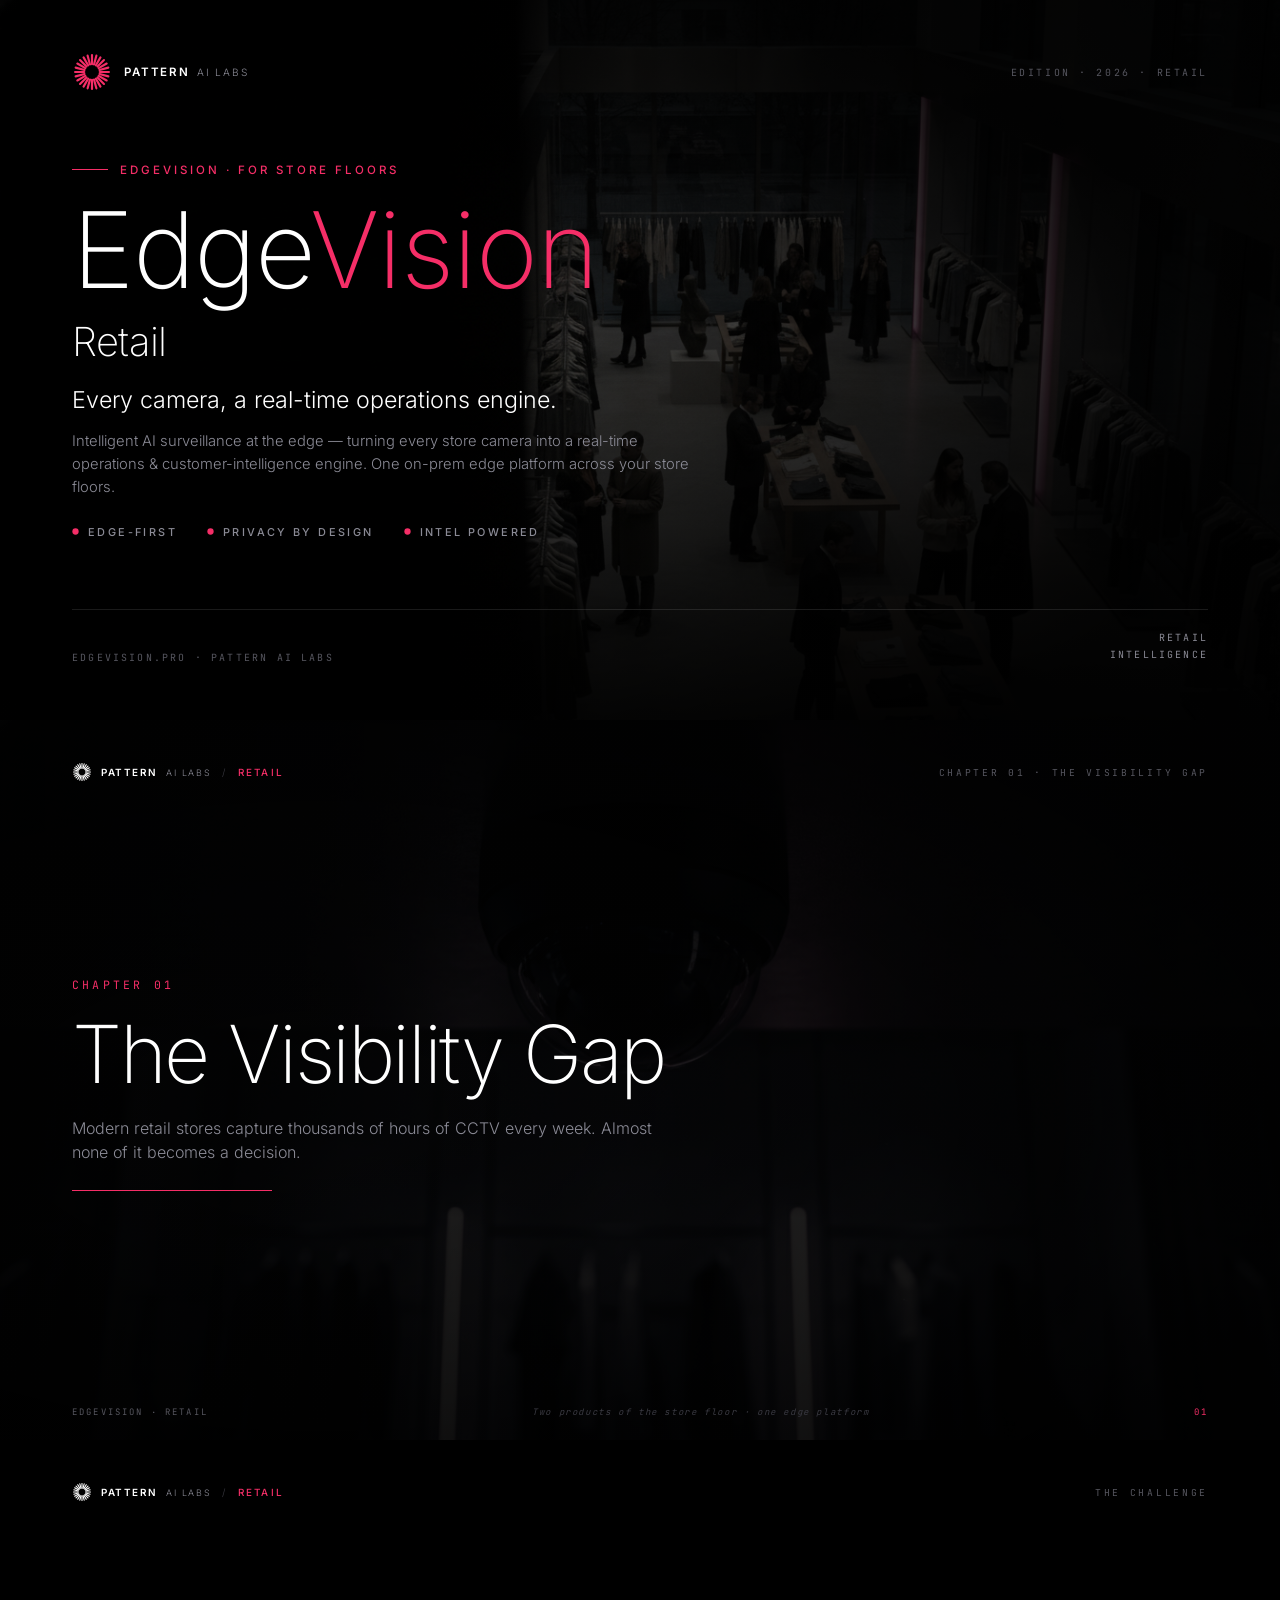
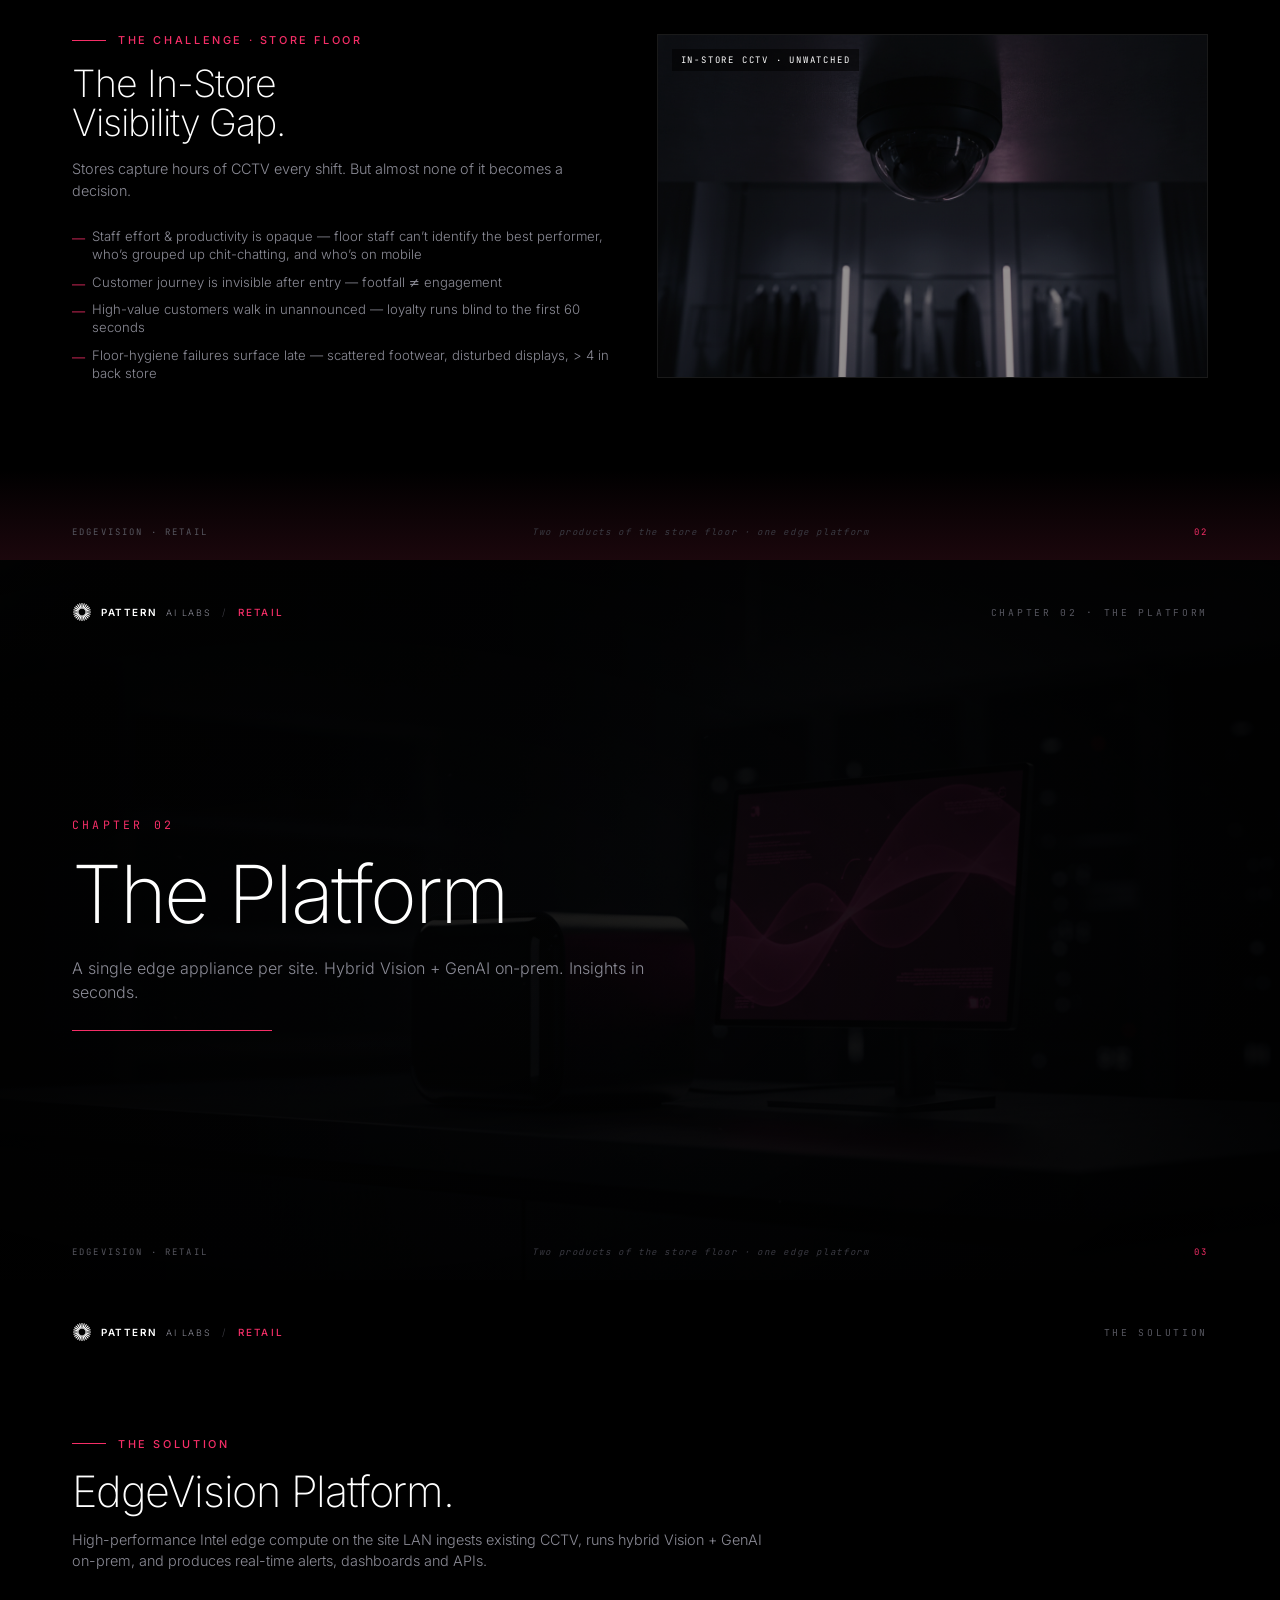
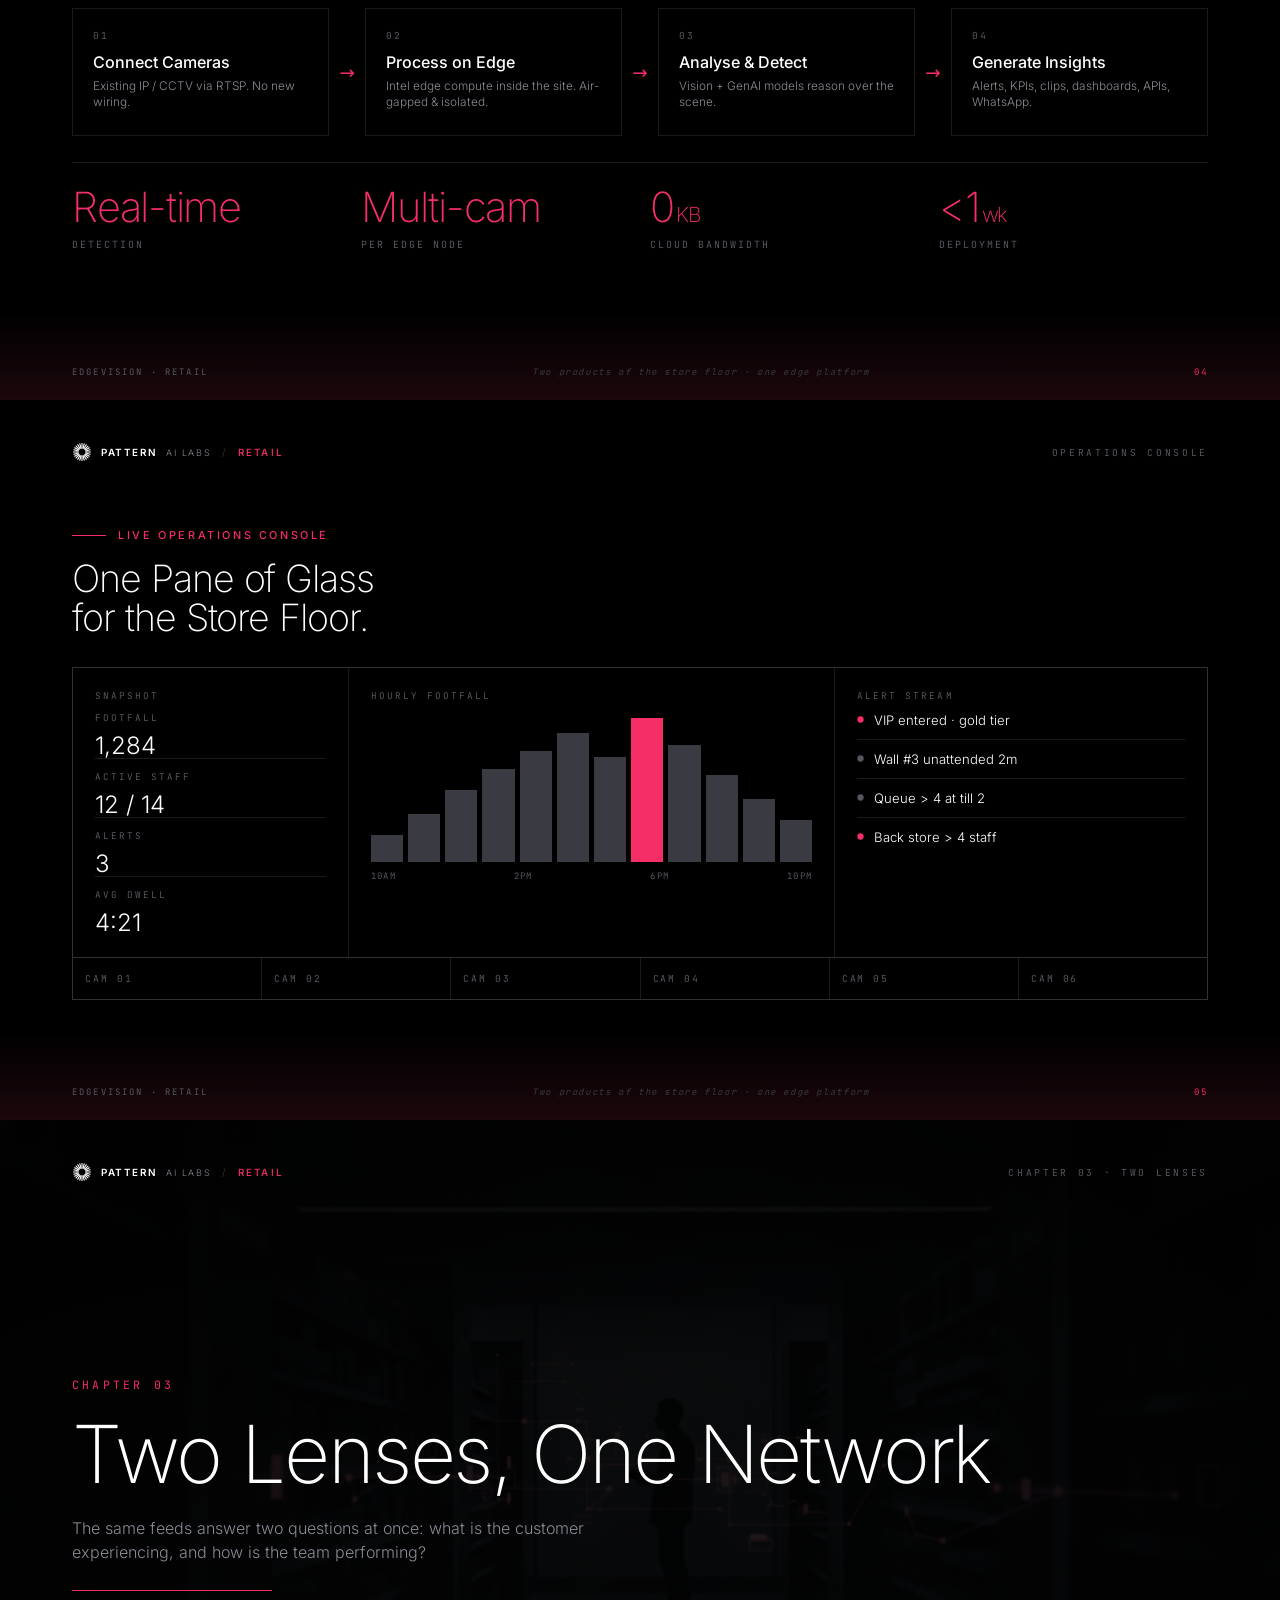
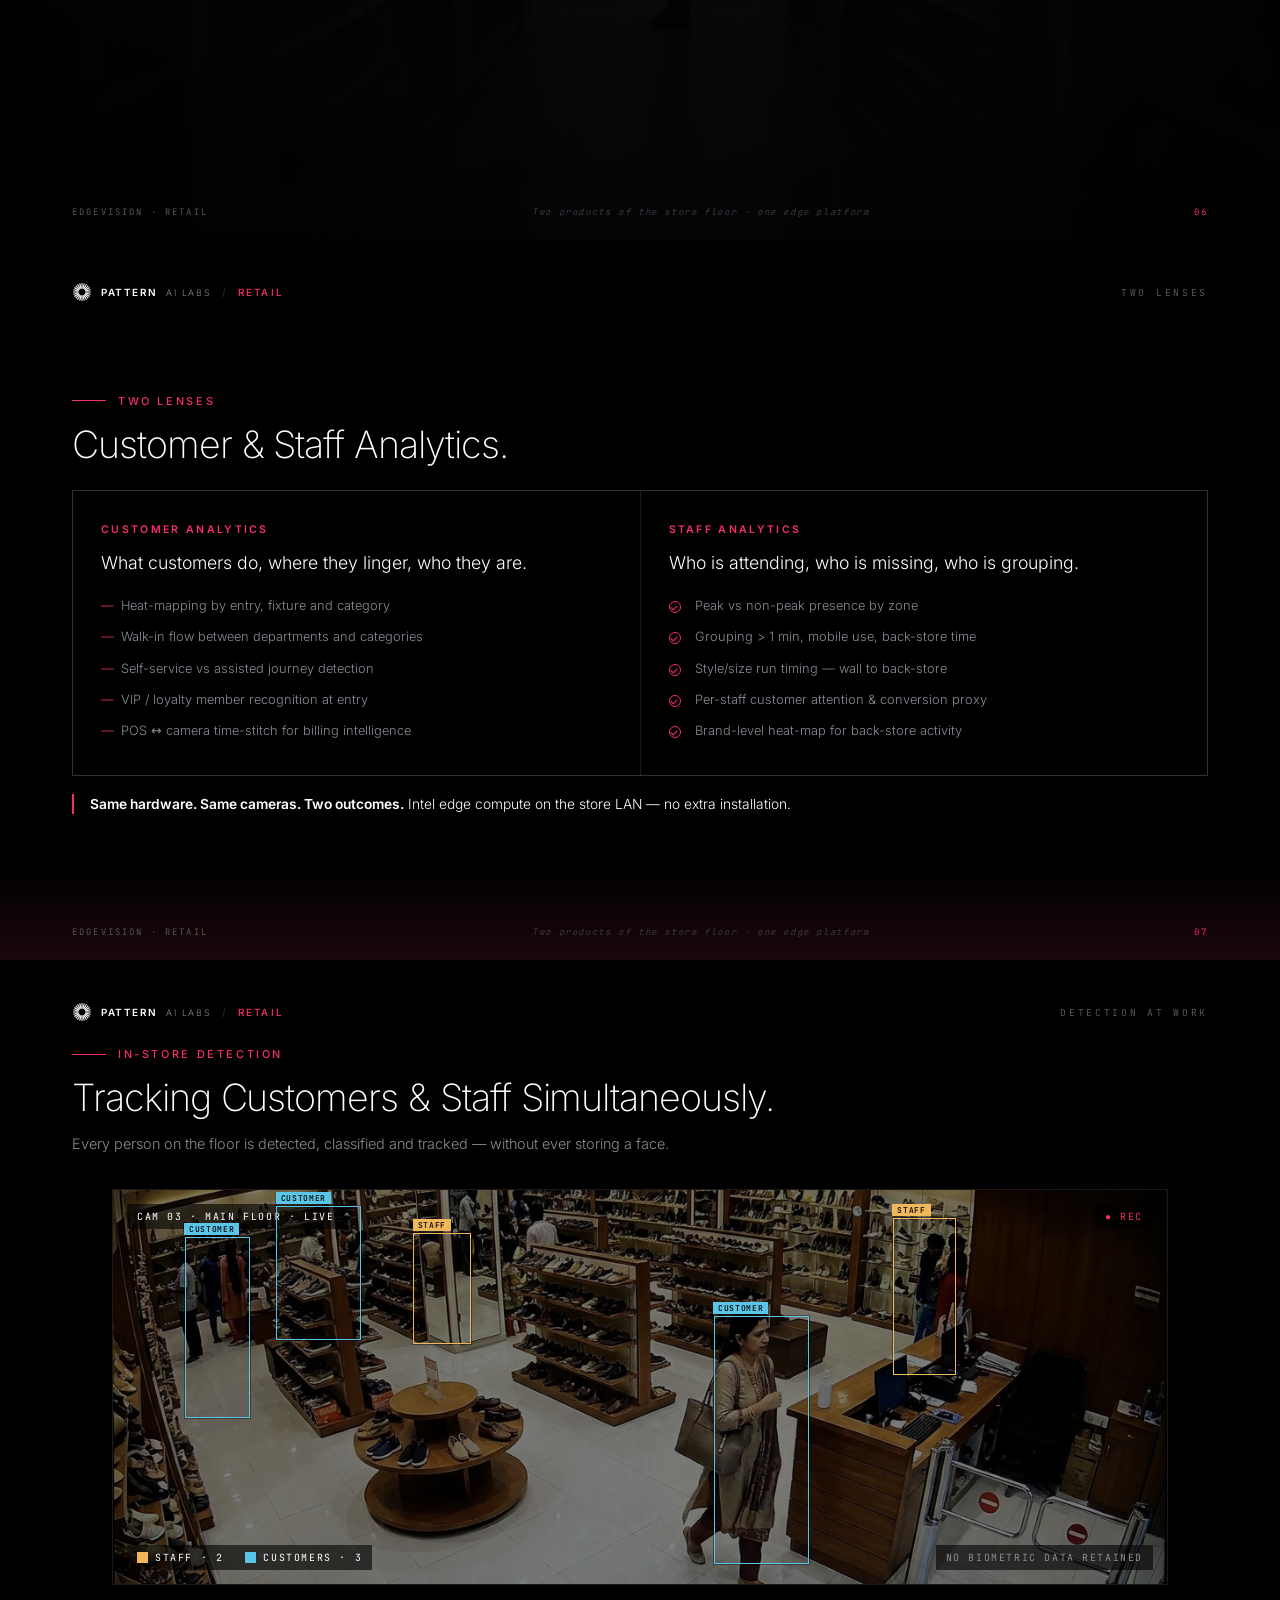
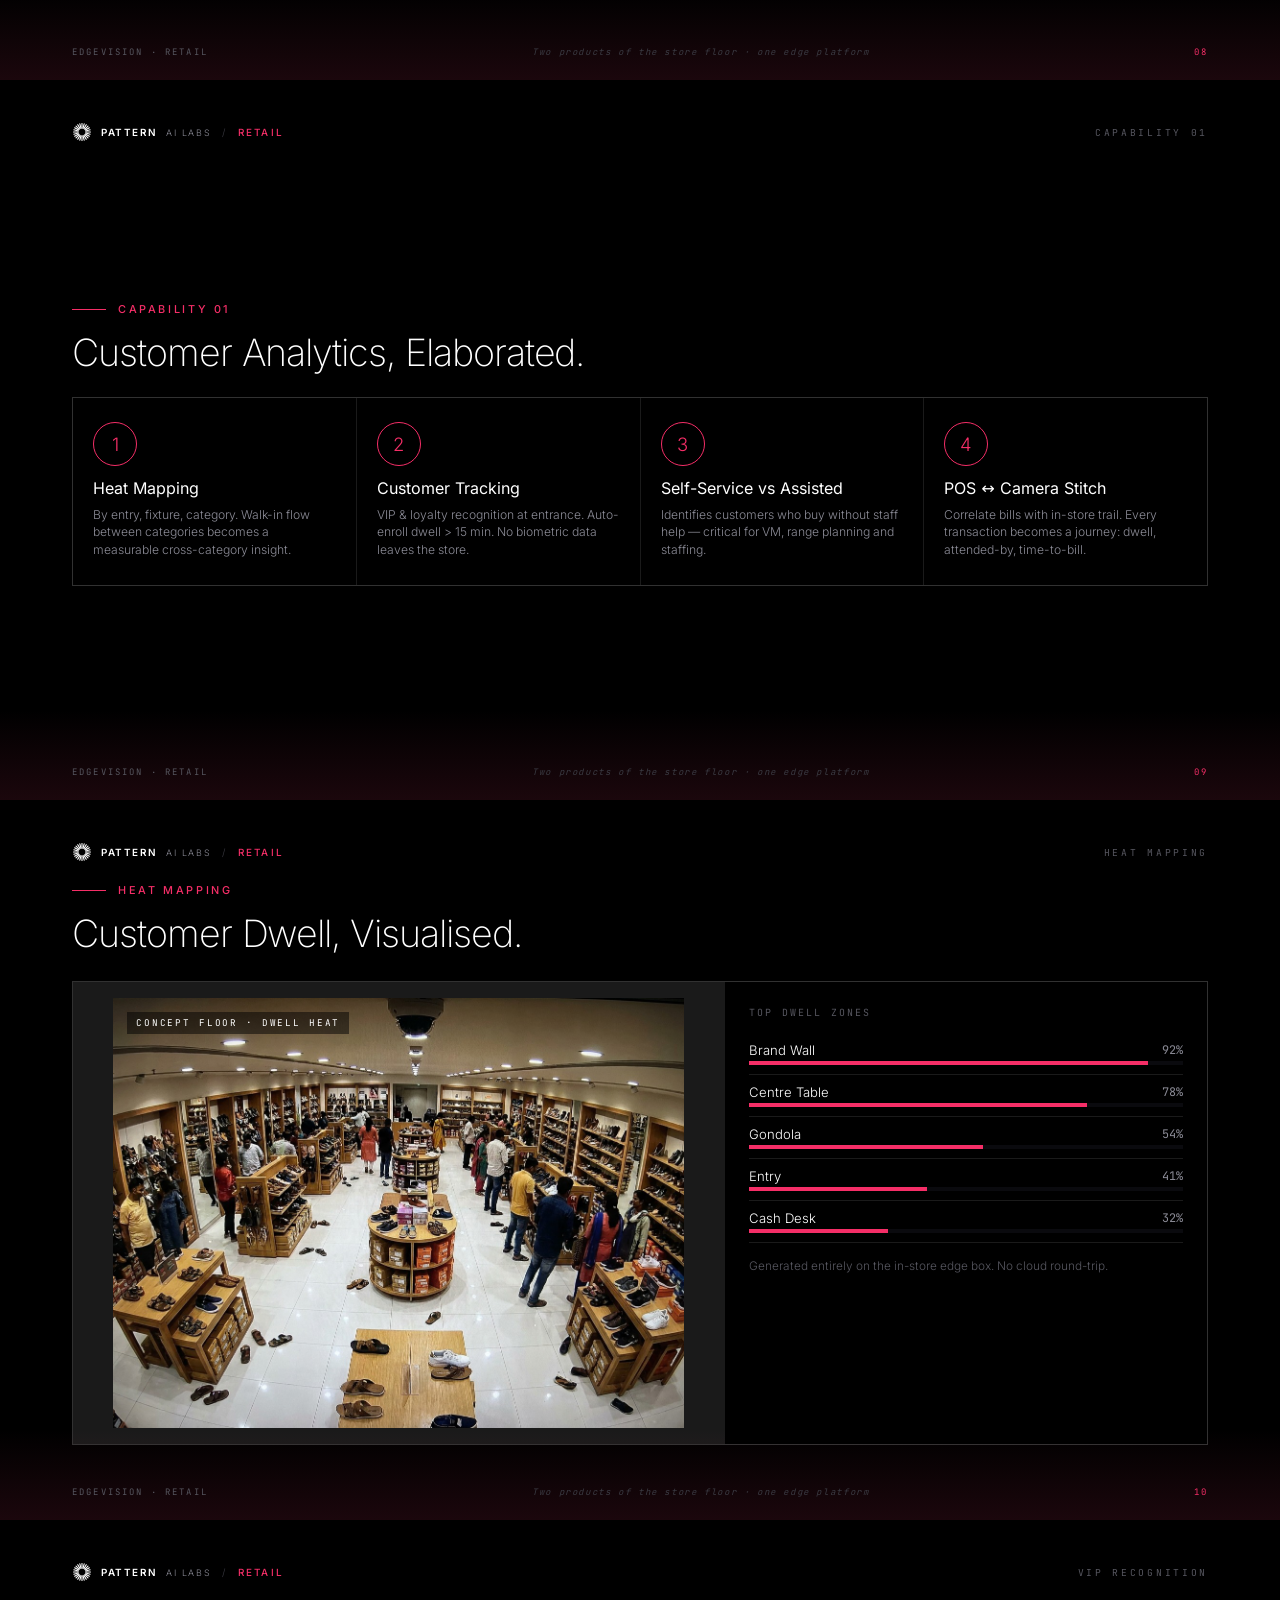
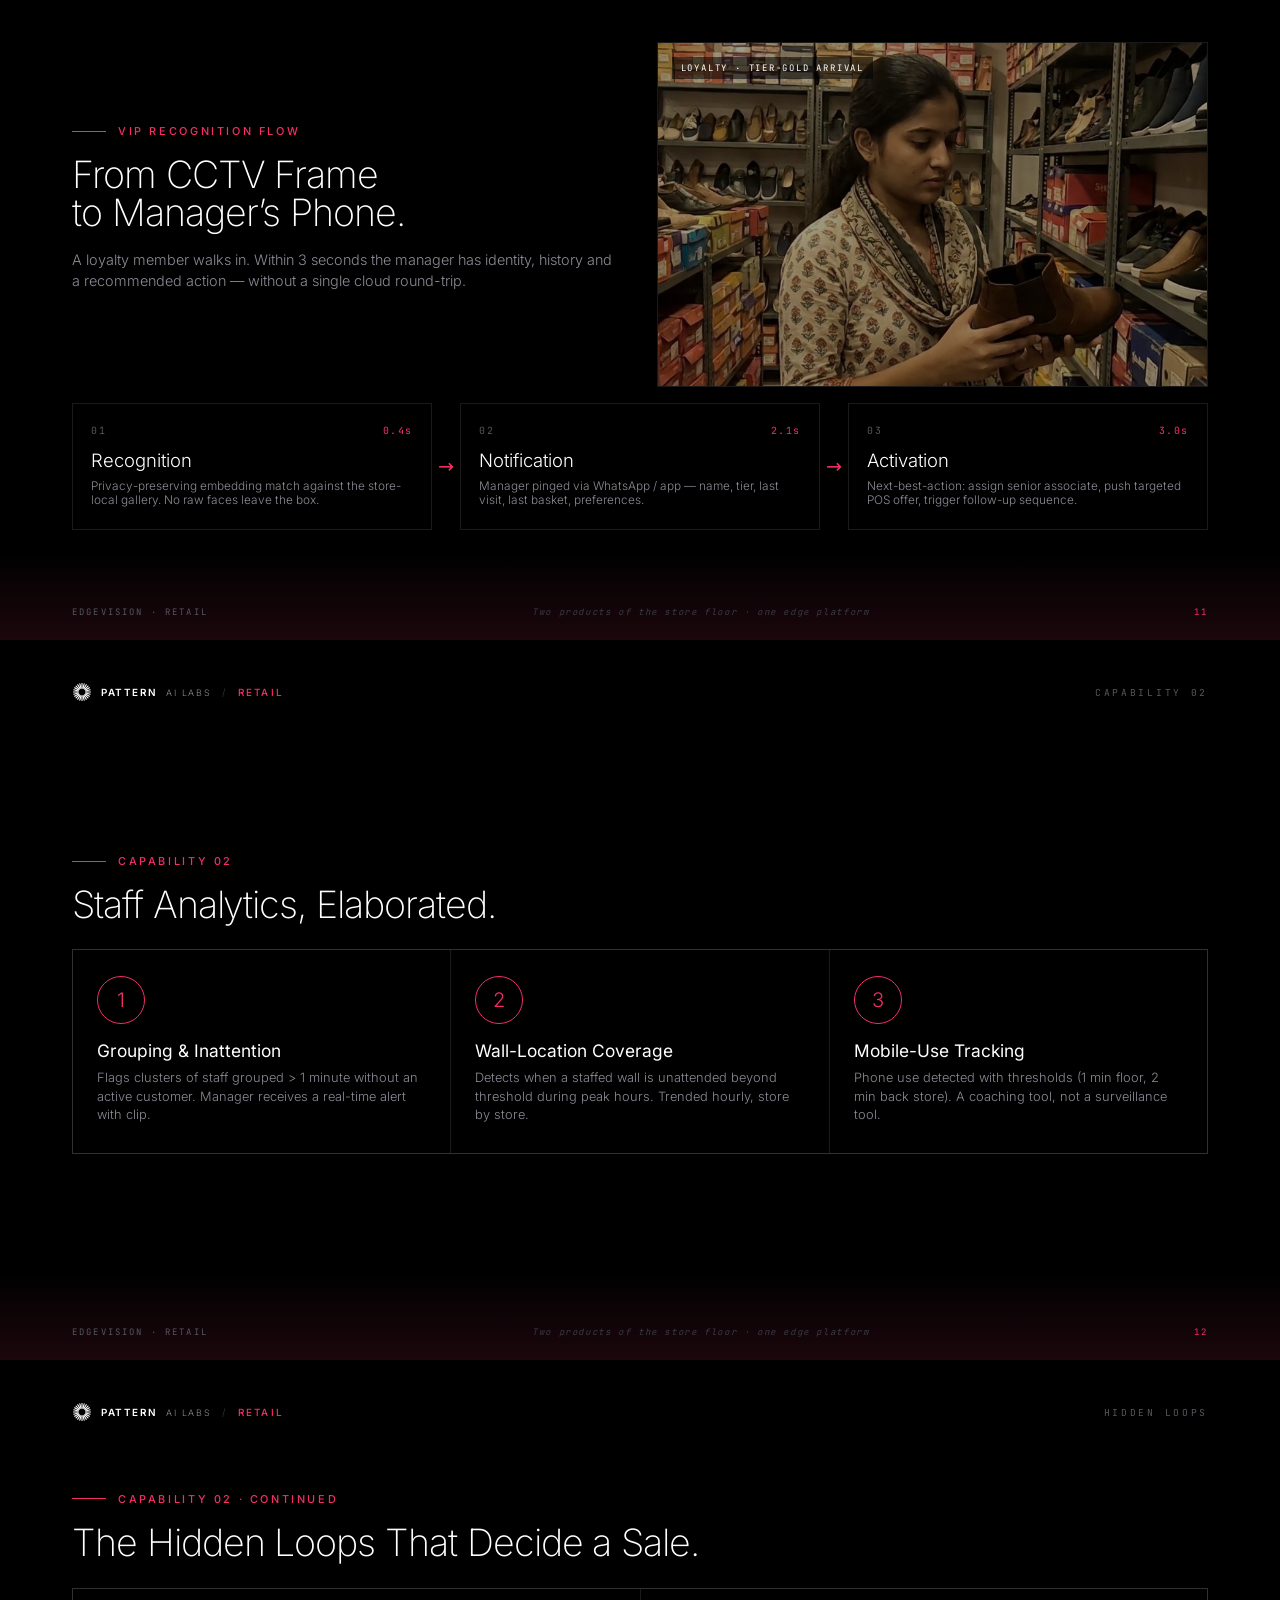
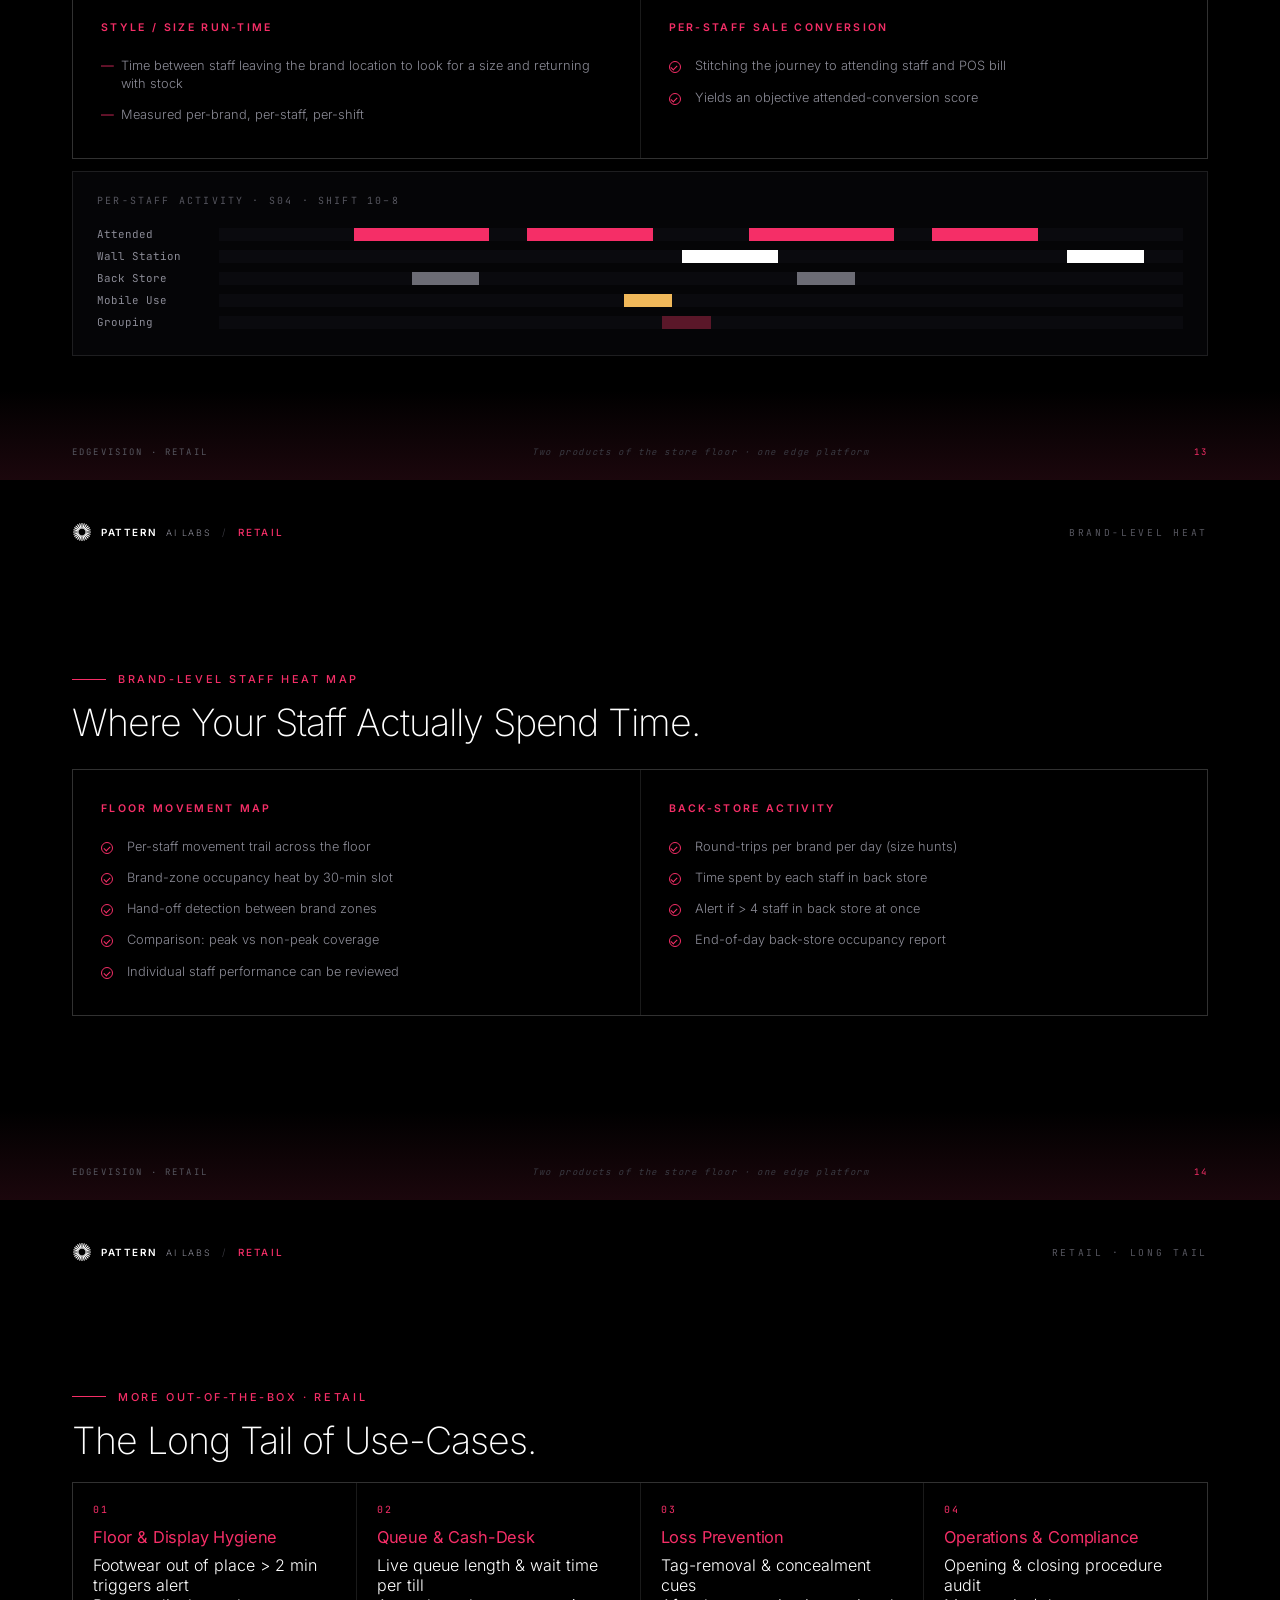
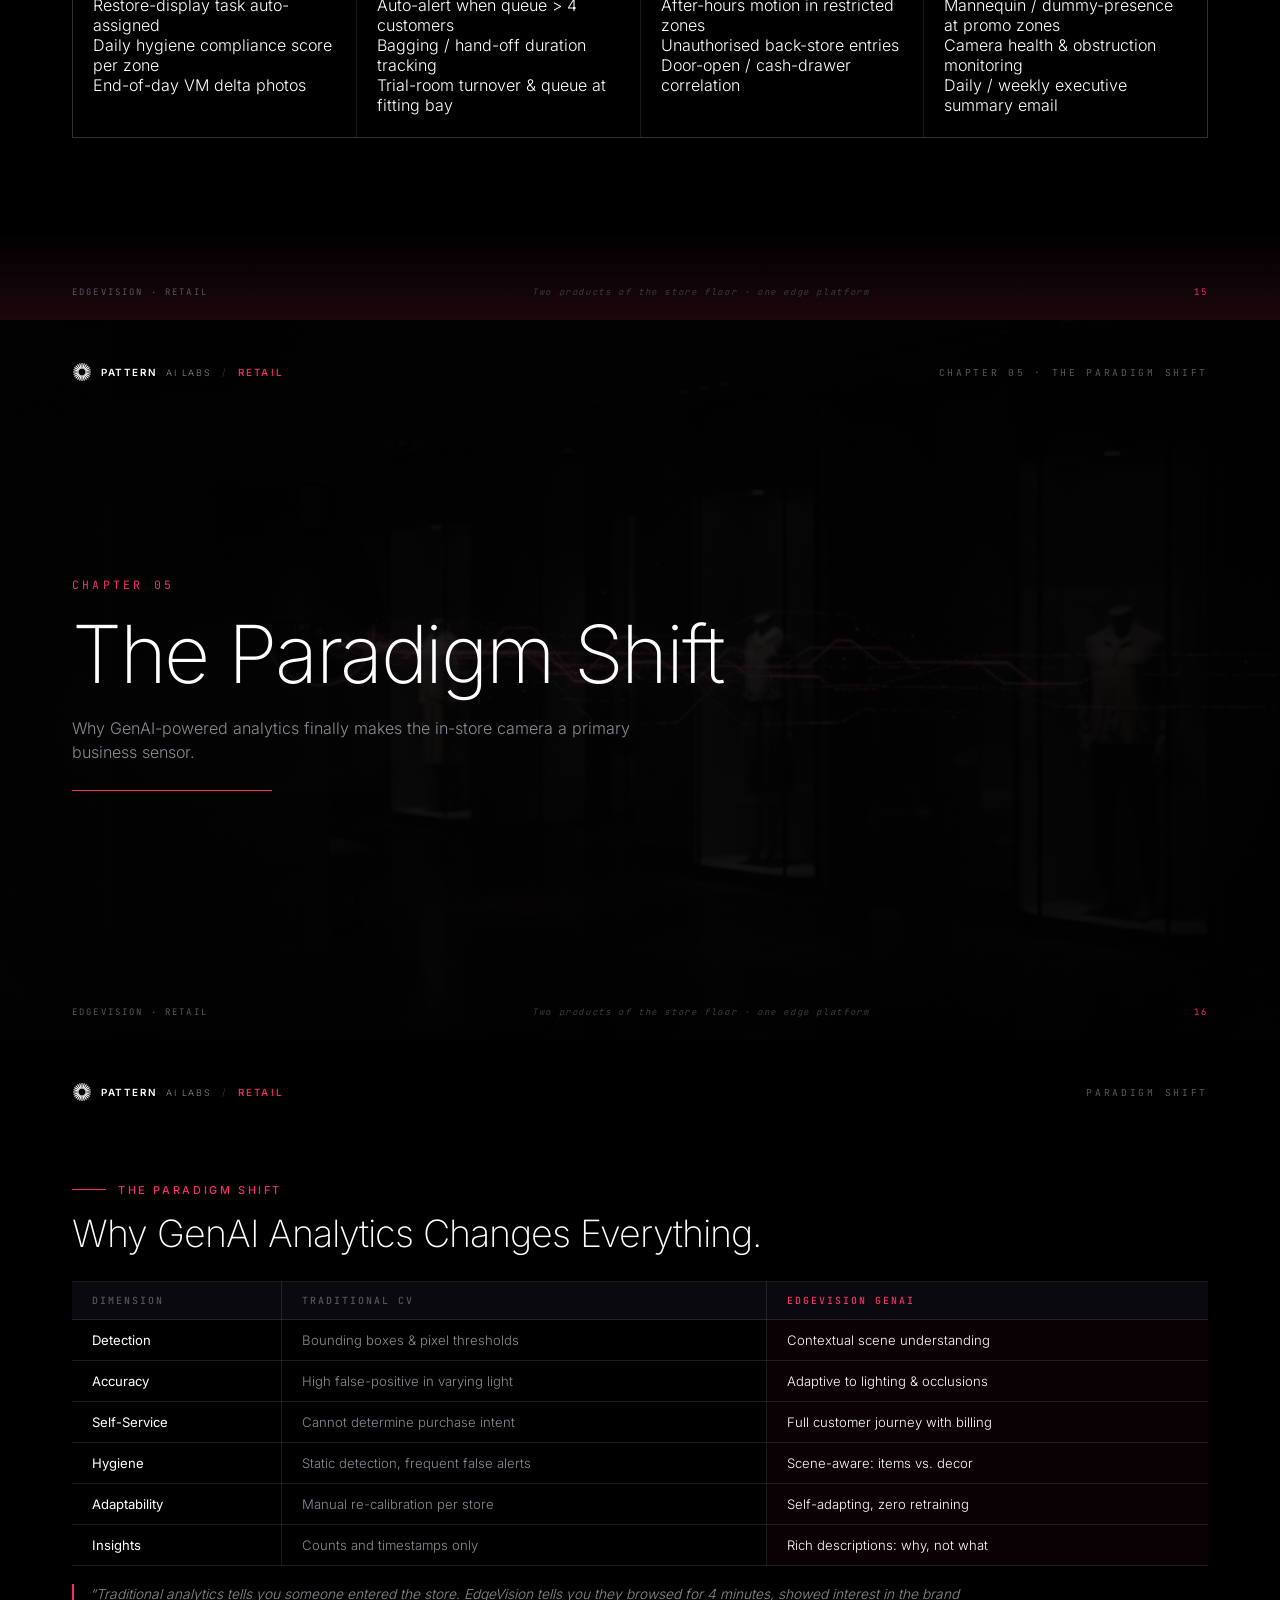
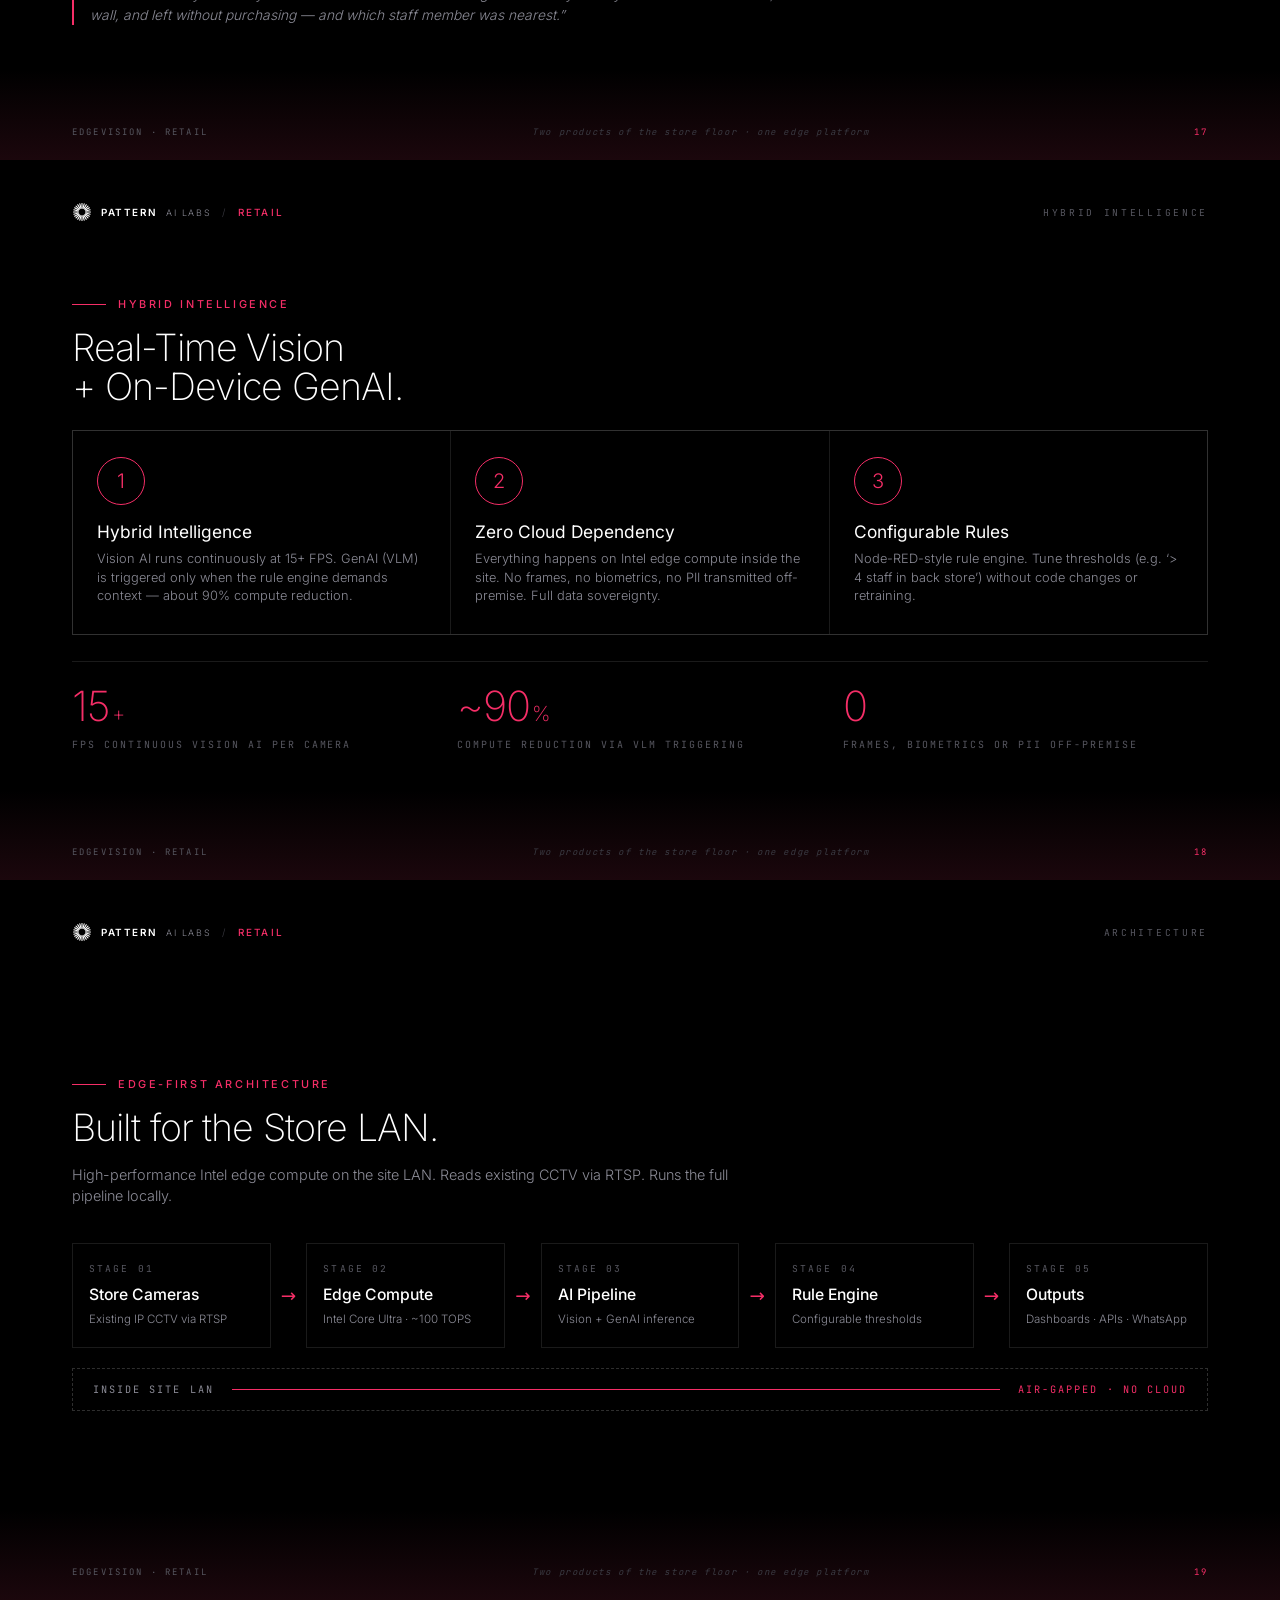
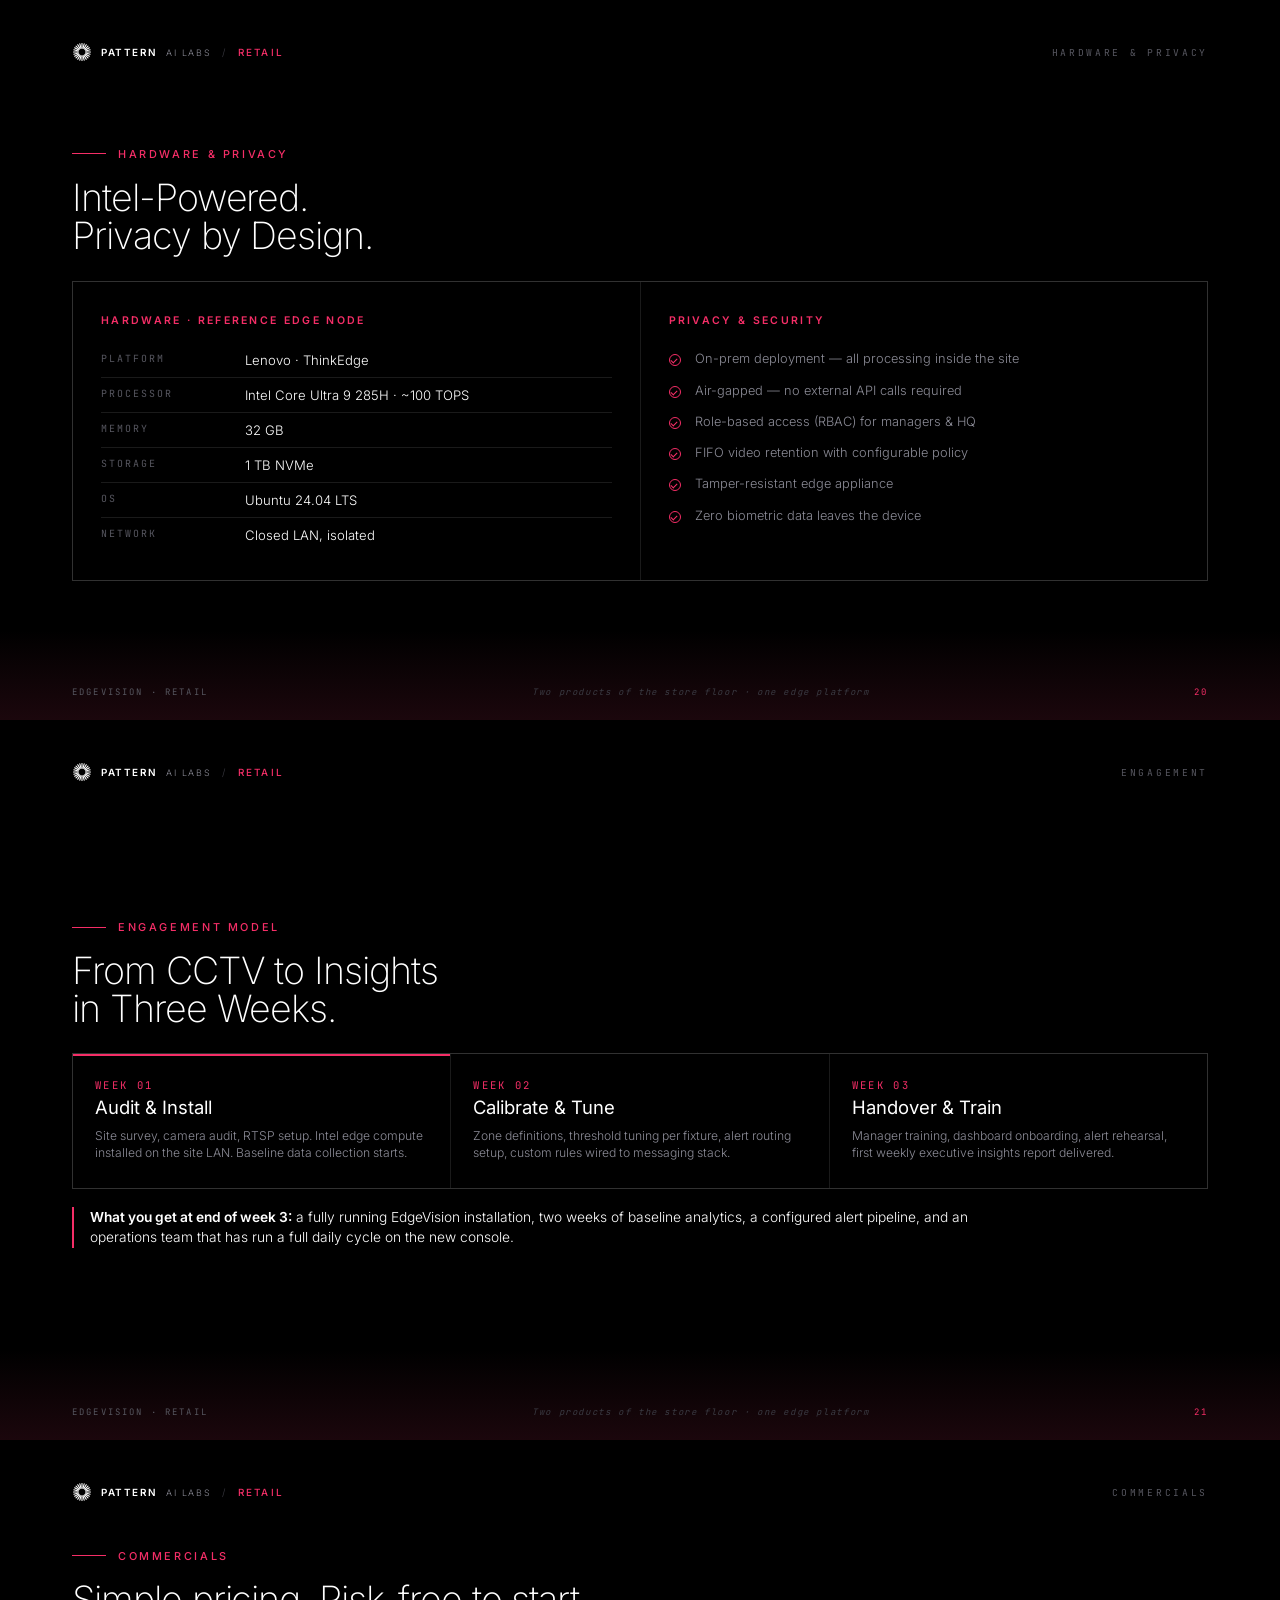
<file: deck/EdgeVision-Retail.html>
<!doctype html><html lang="en"><head><meta charset="utf-8"/><title>EdgeVision — Retail · Pattern AI Labs</title><link rel="stylesheet" href="fonts.css"/><style>/* ───────────────────────────────────────────────────────────
   EdgeVision Fabric Lens · Pattern AI Labs
   Deck design system — editorial dark · Inter Light · magenta
   16:9 print slides (1280×720)
   ─────────────────────────────────────────────────────────── */
:root{
  --bg:#000;--bg-2:#050507;--bg-3:#0A0A0E;
  --border:rgba(255,255,255,.10);--border-2:rgba(255,255,255,.18);
  --text:#fff;--text-dim:#8B8B96;--text-mute:#56565F;--text-faint:#3A3A42;
  --brand:#F52E67;--brand-2:#FF4F84;--brand-glow:rgba(245,46,103,.16);
  --maroon:#5A1729;--cyan:#5BC5E8;--amber:#F0B85A;
  --tx:'Inter',system-ui,sans-serif;--mono:'JetBrains Mono','SF Mono',Menlo,monospace;
}
@page{size:13.333in 7.5in;margin:0}
*,*::before,*::after{box-sizing:border-box}
html,body{margin:0;padding:0;background:#000}
body{font-family:var(--tx);font-weight:300;color:var(--text);-webkit-font-smoothing:antialiased;
  text-rendering:optimizeLegibility;-webkit-print-color-adjust:exact;print-color-adjust:exact;}
img{max-width:100%;display:block}
h1,h2,h3,h4{margin:0;line-height:1.06;color:#fff}
p{margin:0;color:var(--text-dim)}
b{font-weight:600;color:#fff}i{font-style:normal}
ul{margin:0;padding:0;list-style:none}

.mark{width:26px;height:26px;color:var(--brand);flex:0 0 auto}
.mark--sm{width:20px;height:20px;color:#fff}
.mark--lg{width:40px;height:40px;color:var(--brand)}
.grad{background:linear-gradient(115deg,var(--brand),var(--brand-2));-webkit-background-clip:text;
  background-clip:text;color:transparent;font-weight:200}

/* ─────────── SLIDE FRAME ─────────── */
.slide{position:relative;width:1280px;height:720px;overflow:hidden;background:var(--bg);
  padding:40px 72px 56px;display:flex;flex-direction:column;
  background-image:linear-gradient(0deg,rgba(90,23,41,.30),transparent 90px);
  page-break-after:always;break-after:page;}
.slide:last-child{page-break-after:auto;break-after:auto}
.slide__bg{position:absolute;inset:0;width:100%;height:100%;object-fit:cover;z-index:0}
.slide__body{position:relative;z-index:2;flex:1;display:flex;flex-direction:column;
  justify-content:center;min-height:0;padding:8px 0}

/* chrome + foot */
.chrome{position:relative;z-index:3;display:flex;align-items:center;justify-content:space-between;
  height:24px}
.chrome__brand{display:inline-flex;align-items:center;gap:9px;font-family:var(--tx);
  letter-spacing:.16em;text-transform:uppercase;font-size:.62rem}
.chrome__brand b{font-weight:600;color:#fff}
.chrome__brand i{font-weight:300;color:var(--text-dim);font-size:.9em}
.chrome__div{color:var(--text-faint);padding:0 2px}
.chrome__prod{font-weight:500;letter-spacing:.22em;color:var(--brand)}
.chrome__ctx{font-family:var(--mono);font-size:.6rem;letter-spacing:.28em;text-transform:uppercase;
  color:var(--text-mute)}
.foot{position:absolute;left:72px;right:72px;bottom:22px;z-index:3;display:flex;align-items:center;
  justify-content:space-between;font-family:var(--mono);font-size:.56rem;letter-spacing:.24em;
  text-transform:uppercase;color:var(--text-mute)}
.foot__mid{color:var(--text-faint);letter-spacing:.18em;text-transform:none;font-style:italic}
.foot__n{color:var(--brand)}

/* ─────────── TYPE ─────────── */
.eyebrow{display:inline-flex;align-items:center;gap:12px;margin:0 0 18px;color:var(--brand);
  font-size:.68rem;letter-spacing:.24em;text-transform:uppercase;font-weight:500}
.eyebrow::before{content:"";width:34px;height:1px;background:var(--brand);flex:0 0 auto}
.display{font-family:var(--tx);font-weight:200;letter-spacing:-.028em;line-height:1.02;
  font-size:2.7rem;color:#fff;margin:0 0 16px}
.display--mid{font-size:2.35rem}
.lede{font-size:.9rem;line-height:1.5;color:var(--text-dim);font-weight:300;max-width:78ch;margin:0 0 22px}
.lede b{color:#fff;font-weight:500}

/* ─────────── NUM-CARD GRID ─────────── */
.num-grid{display:grid;gap:1px;background:var(--border);border:1px solid var(--border);margin-top:6px}
.num-grid--2{grid-template-columns:repeat(2,1fr)}
.num-grid--3{grid-template-columns:repeat(3,1fr)}
.num-grid--4{grid-template-columns:repeat(4,1fr)}
.num-grid--5{grid-template-columns:repeat(5,1fr)}
.num-card{background:var(--bg);padding:20px 20px 22px}
.num-card__n{font-family:var(--mono);font-size:.62rem;letter-spacing:.22em;color:var(--brand);
  display:block;margin-bottom:12px}
.num-card h3{font-family:var(--tx);font-weight:400;font-size:1.02rem;letter-spacing:-.01em;
  margin:0 0 8px;color:#fff;line-height:1.15}
.num-card p{margin:0;font-size:.76rem;line-height:1.42;color:var(--text-dim)}
.num-card--brand h3{color:var(--brand)}
.num-grid--rows2 .num-card{padding:18px 20px 20px}
.num-grid--5 .num-card{padding:18px 15px 20px}
.num-grid--5 .num-card h3{font-size:.92rem}
.num-grid--5 .num-card p{font-size:.72rem}

/* cost chips */
.chips{display:flex;flex-wrap:wrap;gap:6px;margin-top:12px}
.chip{font-family:var(--mono);font-size:.56rem;letter-spacing:.14em;text-transform:uppercase;
  color:var(--brand-2);border:1px solid rgba(245,46,103,.35);border-radius:2px;padding:3px 7px}
.chips--stat .chip--stat{color:var(--text-dim);border-color:var(--border-2)}
.num-card--cost h3{color:#fff}

/* ─────────── CIRCLE CARDS ─────────── */
.circle-grid{display:grid;gap:1px;background:var(--border);border:1px solid var(--border);margin-top:8px}
.circle-grid--3{grid-template-columns:repeat(3,1fr)}
.circle-grid--5{grid-template-columns:repeat(5,1fr)}
.circ{background:var(--bg);padding:26px 24px 28px}
.circle-grid--5 .circ{padding:24px 16px}
.circ__n{display:grid;place-items:center;width:48px;height:48px;border:1.5px solid var(--brand);
  border-radius:50%;color:var(--brand);font-family:var(--tx);font-weight:300;font-size:1.25rem;margin:0 0 18px}
.circ h3{font-family:var(--tx);font-weight:400;font-size:1.08rem;margin:0 0 9px;color:#fff}
.circle-grid--5 .circ h3{font-size:.92rem}
.circ p{margin:0;font-size:.8rem;line-height:1.45;color:var(--text-dim)}
.circle-grid--5 .circ p{font-size:.72rem}

/* ─────────── PIPELINE ─────────── */
.pipeline{display:grid;align-items:stretch;gap:8px;margin-top:14px}
.pipeline--4{grid-template-columns:1fr auto 1fr auto 1fr auto 1fr}
.pipeline--6{grid-template-columns:1fr auto 1fr auto 1fr auto 1fr auto 1fr auto 1fr}
.pipe-card{padding:20px 20px 24px;border:1px solid var(--border);background:var(--bg);
  display:flex;flex-direction:column}
.pipe-card__n{font-family:var(--mono);font-size:.6rem;letter-spacing:.22em;color:var(--text-mute);
  display:block;margin-bottom:12px}
.pipe-card h3{font-family:var(--tx);font-weight:500;font-size:1rem;margin:0 0 7px;color:#fff}
.pipe-card p{margin:0;font-size:.74rem;line-height:1.4;color:var(--text-dim)}
.pipe-arrow{align-self:center;color:var(--brand);font-size:1.15rem;padding:0 2px}
.pipeline--6 .pipe-card{padding:16px 14px 18px}
.pipeline--6 .pipe-card h3{font-size:.9rem}
.pipeline--6 .pipe-card p{font-size:.68rem}

/* ─────────── STATS ─────────── */
.stats{display:grid;gap:20px;margin-top:26px;padding-top:24px;border-top:1px solid var(--border)}
.stats--3{grid-template-columns:repeat(3,1fr)}
.stats--4{grid-template-columns:repeat(4,1fr)}
.stats b{display:block;font-family:var(--tx);font-weight:200;font-size:2.6rem;letter-spacing:-.03em;
  line-height:1;color:var(--brand);margin-bottom:10px}
.stats b i{font-size:.5em;font-weight:200;margin-left:2px}
.stats span{display:block;font-family:var(--mono);font-size:.62rem;letter-spacing:.2em;
  text-transform:uppercase;color:var(--text-mute)}

/* ─────────── TWO-COL LENS ─────────── */
.two-col{display:grid;grid-template-columns:1fr 1fr;gap:1px;background:var(--border);
  border:1px solid var(--border);margin-top:10px}
.lens{background:var(--bg);padding:26px 28px 28px}
.lens__head{display:inline-flex;align-items:center;gap:10px;color:var(--brand);font-family:var(--tx);
  font-size:.66rem;letter-spacing:.22em;text-transform:uppercase;font-weight:600;margin:0 0 16px}
.lens h3{font-family:var(--tx);font-weight:300;font-size:1.1rem;margin:0 0 16px;color:#fff;line-height:1.25}
.dashlist li,.checklist li{position:relative;color:var(--text-dim);font-size:.8rem;line-height:1.35}
.dashlist li{padding:7px 0 7px 20px}
.dashlist li::before{content:"—";position:absolute;left:0;top:7px;color:var(--brand)}
.dashlist--tight li{padding:6px 0 6px 20px;font-size:.86rem}
.checklist li{padding:7px 0 7px 26px}
.checklist li::before{content:"";position:absolute;left:0;top:11px;width:12px;height:12px;
  border-radius:50%;border:1.2px solid var(--brand)}
.checklist li::after{content:"";position:absolute;left:3.5px;top:14px;width:4px;height:6px;
  border-right:1.4px solid var(--brand);border-bottom:1.4px solid var(--brand);transform:rotate(45deg)}

/* speclist */
.speclist{margin:0;padding:0}
.speclist div{display:grid;grid-template-columns:130px 1fr;gap:14px;padding:9px 0;
  border-bottom:1px solid var(--border)}
.speclist div:last-child{border-bottom:0}
.speclist dt{font-family:var(--mono);font-size:.62rem;letter-spacing:.2em;color:var(--text-mute);
  text-transform:uppercase}
.speclist dd{margin:0;color:#fff;font-size:.82rem}

/* ─────────── PULLQUOTE ─────────── */
.pullquote{display:flex;gap:16px;margin:18px 0 0;font-size:.86rem;line-height:1.5;color:var(--text)}
.pullquote__bar{flex:0 0 auto;width:2px;background:var(--brand);align-self:stretch}
.pullquote b{color:#fff}.pullquote i{font-style:italic;color:var(--text-dim)}
.pullquote span:last-child{max-width:100ch}

/* ─────────── TIMELINE ─────────── */
.timeline{display:grid;align-items:stretch;gap:6px;margin-top:12px}
.timeline--5{grid-template-columns:repeat(5,1fr)}
.tl-card{padding:20px 18px 22px;border:1px solid var(--border);background:var(--bg);
  display:flex;flex-direction:column}
.tl-card header{display:flex;justify-content:space-between;align-items:center;margin-bottom:14px;
  font-family:var(--mono);font-size:.62rem;letter-spacing:.16em}
.tl-card__n{color:var(--text-mute)}.tl-card__t{color:var(--brand)}
.tl-card h3{font-family:var(--tx);font-weight:300;font-size:1.15rem;margin:0 0 8px}
.tl-card p{margin:0;font-size:.74rem;color:var(--text-dim)}

/* ─────────── FUSION ─────────── */
.fusion{display:grid;grid-template-columns:repeat(3,1fr);gap:1px;background:var(--border);
  border:1px solid var(--border);margin-top:10px;position:relative}
.fusion__card{background:var(--bg);padding:22px 22px 26px}
.fusion__h{font-family:var(--mono);font-size:.66rem;letter-spacing:.2em;color:var(--brand);margin:0 0 10px}
.fusion__p{margin:0;font-size:.8rem;line-height:1.45;color:var(--text-dim)}
.fusion__core{grid-column:1/-1;background:linear-gradient(180deg,rgba(245,46,103,.08),var(--bg));
  padding:18px 22px;display:flex;align-items:baseline;gap:14px;border-top:1px solid var(--border)}
.fusion__core span{font-family:var(--mono);font-size:.7rem;letter-spacing:.22em;color:var(--brand);font-weight:500}
.fusion__core i{font-size:.8rem;color:var(--text-dim)}

/* ─────────── ZONES ─────────── */
.zones{display:grid;grid-template-columns:repeat(3,1fr);gap:1px;background:var(--border);
  border:1px solid var(--border);margin-top:8px}
.zone{background:var(--bg);padding:22px 22px 24px}
.zone__n{font-family:var(--mono);font-size:.62rem;letter-spacing:.22em;color:var(--brand);display:block;margin-bottom:12px}
.zone__h{font-family:var(--tx);font-weight:400;font-size:1.05rem;color:#fff;margin:0 0 3px}
.zone__s{font-family:var(--mono);font-size:.6rem;letter-spacing:.14em;text-transform:uppercase;
  color:var(--text-mute);margin:0 0 14px}
.zone ul li{position:relative;padding:5px 0 5px 16px;font-size:.76rem;color:var(--text-dim);line-height:1.35}
.zone ul li::before{content:"•";position:absolute;left:2px;top:5px;color:var(--brand)}

/* ─────────── CMP TABLE ─────────── */
.cmp{width:100%;border-collapse:collapse;margin-top:12px}
.cmp th,.cmp td{padding:12px 20px;text-align:left;border-bottom:1px solid var(--border);
  border-right:1px solid var(--border);font-size:.82rem;color:var(--text-dim)}
.cmp th:last-child,.cmp td:last-child{border-right:0}
.cmp thead th{background:var(--bg-3);font-family:var(--mono);font-size:.62rem;letter-spacing:.2em;
  color:var(--text-mute);text-transform:uppercase;font-weight:500;border-top:1px solid var(--border)}
.cmp thead th.cmp__hi{color:var(--brand)}
.cmp td:first-child{color:#fff;font-weight:400}
.cmp td.cmp__hi{color:#fff;background:rgba(245,46,103,.04)}

/* ─────────── LAN BAR ─────────── */
.lan-bar{display:grid;grid-template-columns:auto 1fr auto;align-items:center;gap:18px;margin-top:22px;
  padding:14px 20px;border:1px dashed var(--border-2);font-family:var(--mono);font-size:.64rem;letter-spacing:.2em}
.lan-bar__l{color:var(--text-dim)}.lan-bar__line{height:1px;background:var(--brand)}.lan-bar__r{color:var(--brand)}

/* ─────────── WEEKS ─────────── */
.weeks{display:grid;gap:1px;background:var(--border);border:1px solid var(--border);margin-top:8px}
.weeks--4{grid-template-columns:repeat(4,1fr)}
.week{background:var(--bg);padding:22px 22px 26px;border-top:2px solid transparent}
.week--first{border-top-color:var(--brand)}
.week__n{display:block;font-family:var(--mono);font-size:.66rem;letter-spacing:.22em;color:var(--brand);margin-bottom:6px}
.week__wk{display:block;font-family:var(--mono);font-size:.58rem;letter-spacing:.14em;color:var(--text-mute);margin-bottom:16px}
.week h3{font-family:var(--tx);font-weight:400;font-size:1.15rem;color:#fff;margin:0 0 10px}
.week p{margin:0;font-size:.76rem;line-height:1.42;color:var(--text-dim)}

/* ─────────── SPLIT ─────────── */
.split{display:grid;grid-template-columns:1fr 1.02fr;gap:44px;align-items:center;margin-top:4px}
.split__copy{min-width:0}
.split__media{position:relative;overflow:hidden;border:1px solid var(--border);aspect-ratio:16/10}
.split__media img{width:100%;height:100%;object-fit:cover;filter:brightness(.62) saturate(.92)}
.mediacap{position:absolute;left:14px;top:14px;font-family:var(--mono);font-size:.56rem;
  letter-spacing:.2em;color:#fff;background:rgba(0,0,0,.55);padding:5px 9px}
.split--after{margin-top:16px}

/* ─────────── COVER ─────────── */
.slide--cover{padding:0;overflow:hidden}
.cover__veil{position:absolute;inset:0;z-index:1;background:
  radial-gradient(75% 65% at 22% 55%,transparent,rgba(0,0,0,.86)),
  linear-gradient(180deg,rgba(0,0,0,.55),rgba(0,0,0,.45) 45%,rgba(0,0,0,.9))}
.cover__inner{position:relative;z-index:2;height:100%;padding:52px 72px 56px;display:flex;flex-direction:column}
.cover__top{display:flex;align-items:center;gap:12px}
.cover__brandtxt{font-family:var(--tx);letter-spacing:.16em;text-transform:uppercase;font-size:.72rem;display:inline-flex;gap:7px;align-items:baseline}
.cover__brandtxt b{font-weight:600;color:#fff}.cover__brandtxt i{font-weight:300;color:var(--text-dim);font-size:.88em}
.cover__edition{margin-left:auto;font-family:var(--mono);font-size:.62rem;letter-spacing:.26em;color:var(--text-mute)}
.cover__eyebrow{margin:auto 0 20px;color:var(--brand);font-size:.72rem;letter-spacing:.26em;
  text-transform:uppercase;font-weight:500;display:inline-flex;align-items:center;gap:12px}
.cover__eyebrow::before{content:"";width:36px;height:1px;background:var(--brand)}
.cover__wordmark{font-family:var(--tx);font-weight:200;line-height:1.0;letter-spacing:-.04em;margin:0 0 22px}
.cover__wordmark .w-edge{font-size:6.6rem;color:#fff}
.cover__wordmark .w-vision{font-size:6.6rem;color:var(--brand)}
.cover__wordmark .w-sub{display:block;font-size:2.5rem;font-weight:200;letter-spacing:-.02em;
  line-height:1.1;color:#fff;margin-top:18px}
.cover__tag{font-family:var(--tx);font-weight:300;font-size:1.45rem;color:#fff;margin:0 0 16px}
.cover__sub{font-size:.92rem;line-height:1.55;color:var(--text-dim);max-width:70ch;margin:0 0 26px}
.cover__tags{display:flex;gap:30px;margin:0 0 auto;font-size:.68rem;letter-spacing:.22em;
  text-transform:uppercase;color:var(--text-dim)}
.cover__tags li{display:inline-flex;align-items:center;gap:9px;font-weight:500}
.cover__tags i{display:inline-block;flex:0 0 auto;width:7px;height:7px;border-radius:50%;background:var(--brand);box-shadow:0 0 8px var(--brand)}
.cover__foot{display:flex;justify-content:space-between;align-items:flex-end;font-family:var(--mono);
  font-size:.62rem;letter-spacing:.22em;color:var(--text-mute);text-transform:uppercase;
  border-top:1px solid var(--border);padding-top:20px}
.cover__sigil{text-align:right;line-height:1.7;color:var(--text-dim)}

/* ─────────── CLOSING ─────────── */
.slide--closing{padding:0;overflow:hidden}
.closing__veil{position:absolute;inset:0;z-index:1;background:
  radial-gradient(70% 60% at 50% 38%,rgba(245,46,103,.14),transparent 60%),
  linear-gradient(180deg,rgba(0,0,0,.72),rgba(0,0,0,.82) 50%,rgba(0,0,0,.95))}
.closing__inner{position:relative;z-index:2;height:100%;padding:56px 72px;display:flex;flex-direction:column}
.closing__brand{display:flex;align-items:center;gap:13px;margin-bottom:auto}
.closing__head{font-family:var(--tx);font-weight:200;font-size:3.7rem;line-height:1.04;
  letter-spacing:-.03em;color:#fff;margin:0 0 20px}
.closing__sub{font-size:.95rem;line-height:1.55;color:var(--text-dim);max-width:74ch;margin:0 0 30px}
.contact{display:grid;grid-template-columns:repeat(3,1fr);gap:1px;background:var(--border);
  border:1px solid var(--border);margin:0 0 26px;max-width:820px}
.contact__card{background:var(--bg);padding:20px 24px;display:flex;flex-direction:column;gap:10px}
.contact__h{font-family:var(--tx);font-size:.64rem;letter-spacing:.22em;color:var(--brand);
  text-transform:uppercase;font-weight:600}
.contact__v{font-family:var(--tx);font-weight:300;font-size:1.05rem;color:#fff}
.closing__foot{display:flex;justify-content:space-between;margin-top:auto;padding-top:20px;
  border-top:1px solid var(--border);font-family:var(--mono);font-size:.62rem;letter-spacing:.2em;color:var(--text-mute)}

/* ─────────── split helpers (image-rich content slides) ─────────── */
.minihead{font-family:var(--tx);font-size:.64rem;letter-spacing:.22em;text-transform:uppercase;
  color:var(--brand);font-weight:600;margin:14px 0 2px}
.minihead:first-child{margin-top:2px}
.dashlist--split li{padding:5px 0 5px 20px;font-size:.82rem;line-height:1.35}
.dashlist--split li b{color:#fff;font-weight:500}
.split--tall .split__media{aspect-ratio:4/5}

/* ═══════════ Retail & QSR comprehensive deck — extra components ═══════════ */
/* Chapter divider slides */
.slide--divider .slide__body{justify-content:center}
.divider__num{font-family:var(--mono);font-size:.72rem;letter-spacing:.28em;color:var(--brand);
  text-transform:uppercase;margin:0 0 22px}
.divider__title{font-family:var(--tx);font-weight:200;letter-spacing:-.03em;line-height:1;
  font-size:5rem;color:#fff;margin:0 0 22px}
.divider__sub{font-size:1rem;line-height:1.5;color:var(--text-dim);max-width:60ch;margin:0 0 26px}
.divider__rule{width:200px;height:1px;background:var(--brand)}
.slide--divider .slide__bg{filter:brightness(.42) saturate(.9)}
.slide--divider .divveil{position:absolute;inset:0;z-index:1;background:
  radial-gradient(80% 70% at 25% 55%,transparent,rgba(0,0,0,.8)),
  linear-gradient(90deg,rgba(0,0,0,.85),rgba(0,0,0,.35))}

/* 5-stage pipeline */
.pipeline--5{grid-template-columns:1fr auto 1fr auto 1fr auto 1fr auto 1fr}
.pipeline--5 .pipe-card{padding:18px 16px 20px}
.pipeline--5 .pipe-card h3{font-size:.98rem}
.pipeline--5 .pipe-card p{font-size:.72rem}
.lan-bar--wide{margin-top:20px}

/* Operations console */
.console{display:grid;grid-template-columns:.85fr 1.5fr 1.15fr;gap:1px;background:var(--border);
  border:1px solid var(--border);margin-top:14px}
.console>div{background:var(--bg);padding:22px 22px;display:flex;flex-direction:column}
.console label{font-family:var(--mono);font-size:.58rem;letter-spacing:.22em;color:var(--text-mute);
  text-transform:uppercase;margin-bottom:10px;display:block}
.console__stats{gap:14px}
.console__stats .kv+.kv{border-top:1px solid var(--border);padding-top:12px}
.console__stats b{font-family:var(--tx);font-weight:300;font-size:1.5rem;color:#fff;line-height:1;display:block}
.bars{display:grid;grid-template-columns:repeat(12,1fr);align-items:end;gap:5px;height:150px;margin-bottom:8px}
.bars i{height:var(--h);background:var(--text-faint)}
.bars i.hi{background:var(--brand)}
.bars__axis{display:flex;justify-content:space-between;font-family:var(--mono);font-size:.56rem;
  letter-spacing:.14em;color:var(--text-mute)}
.alerts{list-style:none;padding:0;margin:0;display:grid;gap:11px}
.alerts li{display:flex;align-items:center;gap:10px;font-size:.82rem;color:var(--text);
  padding-bottom:11px;border-bottom:1px solid var(--border)}
.alerts li:last-child{border:0;padding-bottom:0}
.dot{width:6px;height:6px;border-radius:50%;background:var(--text-mute);flex:0 0 auto}
.dot--b{background:var(--brand);box-shadow:0 0 8px var(--brand)}
.cam-strip{display:grid;grid-template-columns:repeat(6,1fr);gap:1px;background:var(--border);
  border:1px solid var(--border);border-top:0}
.cam-strip span{background:var(--bg);padding:14px 12px;font-family:var(--mono);font-size:.6rem;
  letter-spacing:.2em;color:var(--text-mute)}

/* Detection figure with overlay chips */
.detfig{position:relative;margin-top:12px;border:1px solid var(--border);overflow:hidden;aspect-ratio:24/9}
.detfig img{width:100%;height:100%;object-fit:cover;filter:brightness(.5)}
.det-chip{position:absolute;font-family:var(--mono);font-size:.62rem;letter-spacing:.16em;
  background:rgba(0,0,0,.6);padding:6px 10px;color:#fff;display:inline-flex;align-items:center;gap:7px}
.det-chip--cam{top:14px;left:14px}
.det-chip--rec{top:14px;right:14px;color:var(--brand)}
.det-chip--key{bottom:14px;left:14px}
.det-chip--note{bottom:14px;right:14px;color:var(--text-dim)}
.sq{width:11px;height:11px;display:inline-block}.sq--s{background:var(--amber)}.sq--c{background:var(--cyan)}

/* Heat mapping: image + bars */
.heat{display:grid;grid-template-columns:1.35fr 1fr;gap:1px;background:var(--border);
  border:1px solid var(--border);margin-top:12px}
.heat__img{position:relative;background:var(--bg)}
.heat__img img{width:100%;height:100%;object-fit:cover}
.heat__cap{position:absolute;top:14px;left:14px;font-family:var(--mono);font-size:.58rem;
  letter-spacing:.2em;color:#fff;background:rgba(0,0,0,.5);padding:5px 9px}
.heat__bars{background:var(--bg);padding:24px 24px;display:flex;flex-direction:column}
.hbar{display:grid;grid-template-columns:1fr 44px;align-items:center;gap:3px 10px;padding:9px 0;
  border-bottom:1px solid var(--border)}
.hbar__l{font-size:.82rem;color:#fff}
.hbar__v{text-align:right;font-family:var(--mono);font-size:.74rem;color:var(--text-dim)}
.hbar__t{grid-column:1/-1;height:4px;background:var(--bg-3);position:relative}
.hbar__t i{position:absolute;left:0;top:0;height:100%;background:var(--brand)}
.heat__fine{margin-top:16px;font-size:.74rem;color:var(--text-mute)}

/* Shift chart (per-staff activity tracks) */
.shift{margin-top:12px;padding:22px 24px;border:1px solid var(--border);background:var(--bg-2)}
.shift label{display:block;font-family:var(--mono);font-size:.62rem;letter-spacing:.22em;
  color:var(--text-mute);margin-bottom:16px}
.track{display:grid;grid-template-columns:110px 1fr;gap:12px;align-items:center;padding:4px 0}
.track>span{font-family:var(--mono);font-size:.68rem;color:var(--text-dim)}
.trackbar{position:relative;height:13px;background:var(--bg-3)}
.seg{position:absolute;top:0;bottom:0}
.seg--b{background:var(--brand)}.seg--w{background:#fff}.seg--g{background:#6c6c75}
.seg--a{background:var(--amber)}.seg--m{background:var(--maroon)}

/* two-col checklist head with round check */
.lens__head--ck{gap:9px}

/* 4-column circle grid (Customer Analytics Elaborated) */
.circle-grid--4{grid-template-columns:repeat(4,1fr)}
.circle-grid--4 .circ{padding:24px 20px 26px}
.circle-grid--4 .circ__n{width:44px;height:44px;font-size:1.15rem;margin-bottom:14px}
.circle-grid--4 .circ h3{font-size:1rem}
.circle-grid--4 .circ p{font-size:.76rem}

/* ═══════════ Intel Event Edition — simple / non-technical layouts ═══════════ */
/* Big statement slides (hook / idea) */
.slide--statement .slide__body{justify-content:center}
.statement__eye{font-family:var(--mono);font-size:.7rem;letter-spacing:.28em;color:var(--brand);
  text-transform:uppercase;margin:0 0 24px}
.statement__lead{font-family:var(--tx);font-weight:200;letter-spacing:-.03em;line-height:1.02;
  font-size:4.1rem;color:#fff;margin:0 0 22px;max-width:20ch}
.statement__sub{font-size:1.15rem;line-height:1.5;color:var(--text-dim);max-width:60ch;font-weight:300}
.statement__sub b{color:#fff;font-weight:500}
.slide--statement .slide__bg{filter:brightness(.4) saturate(.9)}
.slide--statement .divveil{position:absolute;inset:0;z-index:1;background:
  radial-gradient(85% 75% at 22% 55%,transparent,rgba(0,0,0,.82)),
  linear-gradient(90deg,rgba(0,0,0,.88),rgba(0,0,0,.3))}

/* Value tiles (icon + big word + line) */
.vtiles{display:grid;grid-template-columns:repeat(4,1fr);gap:1px;background:var(--border);
  border:1px solid var(--border);margin-top:20px}
.vtile{background:var(--bg);padding:30px 26px 34px;display:flex;flex-direction:column;gap:14px}
.vtile__ic{width:46px;height:46px;color:var(--brand)}
.vtile__ic svg{width:100%;height:100%;stroke:currentColor;fill:none;stroke-width:1.4}
.vtile h3{font-family:var(--tx);font-weight:400;font-size:1.35rem;color:#fff;margin:0}
.vtile p{font-size:.86rem;line-height:1.45;color:var(--text-dim);margin:0}

/* Icon steps row (how it works) */
.steps{display:grid;grid-template-columns:1fr auto 1fr auto 1fr auto 1fr;align-items:stretch;
  gap:8px;margin-top:22px}
.step{background:var(--bg);border:1px solid var(--border);padding:26px 22px 30px;display:flex;flex-direction:column;gap:14px}
.step__ic{width:42px;height:42px;color:var(--brand)}
.step__ic svg{width:100%;height:100%;stroke:currentColor;fill:none;stroke-width:1.4}
.step__n{font-family:var(--mono);font-size:.62rem;letter-spacing:.22em;color:var(--text-mute)}
.step h3{font-family:var(--tx);font-weight:500;font-size:1.12rem;color:#fff;margin:0}
.step p{font-size:.82rem;line-height:1.45;color:var(--text-dim);margin:0}
.step-arrow{align-self:center;color:var(--brand);font-size:1.3rem}
.steps-note{margin-top:20px;font-family:var(--mono);font-size:.72rem;letter-spacing:.14em;
  color:var(--text-dim);display:flex;align-items:center;gap:12px}
.steps-note::before{content:"";width:30px;height:1px;background:var(--brand)}

/* Simple 3-column "wins" cards with icon */
.wins{display:grid;grid-template-columns:repeat(3,1fr);gap:1px;background:var(--border);
  border:1px solid var(--border);margin-top:18px}
.win{background:var(--bg);padding:28px 26px 30px}
.win__ic{width:40px;height:40px;color:var(--brand);margin-bottom:16px}
.win__ic svg{width:100%;height:100%;stroke:currentColor;fill:none;stroke-width:1.4}
.win h3{font-family:var(--tx);font-weight:400;font-size:1.2rem;color:#fff;margin:0 0 9px}
.win p{font-size:.86rem;line-height:1.5;color:var(--text-dim);margin:0}

/* Simple before/after (Old vs EdgeVision) */
.ba{display:grid;grid-template-columns:1fr 1fr;gap:1px;background:var(--border);
  border:1px solid var(--border);margin-top:18px}
.ba__col{background:var(--bg);padding:28px 30px 30px}
.ba__col--new{background:rgba(245,46,103,.05)}
.ba__h{font-family:var(--mono);font-size:.66rem;letter-spacing:.2em;text-transform:uppercase;
  margin:0 0 18px;color:var(--text-mute)}
.ba__col--new .ba__h{color:var(--brand)}
.ba__col ul li{position:relative;padding:9px 0 9px 22px;font-size:.92rem;line-height:1.4;color:var(--text-dim)}
.ba__col--new ul li{color:#fff}
.ba__col ul li::before{content:"—";position:absolute;left:0;color:var(--text-faint)}
.ba__col--new ul li::before{content:"→";color:var(--brand)}

/* Intel partner badge (from edgevision.pro) */
.intel-badge{width:190px;height:92px;background:linear-gradient(135deg,#003B7B,#0068B5);border-radius:4px;
  display:grid;place-items:center;box-shadow:0 0 0 1px rgba(255,255,255,.1),4px 4px 0 rgba(0,104,181,.45)}
.intel-badge__inner{font-family:var(--tx);font-weight:700;font-size:1.5rem;color:#fff;letter-spacing:-.02em;
  display:inline-flex;align-items:baseline;gap:8px}
.intel-badge__inner i{font-weight:300;font-size:1.2rem}
.reassure{display:grid;grid-template-columns:repeat(3,1fr);gap:1px;background:var(--border);
  border:1px solid var(--border);margin-top:8px}
.reassure .win{padding:26px 24px 28px}

/* trusted-by row */
.trusted{display:flex;flex-wrap:wrap;gap:30px;align-items:center;padding-top:26px;margin-top:26px;
  border-top:1px solid var(--border);font-family:var(--mono);font-size:.78rem;letter-spacing:.14em}
.trusted__l{color:var(--text-mute);letter-spacing:.2em}
.trusted span:not(.trusted__l){color:var(--text-dim);font-weight:500}

/* cover Intel line */
.cover__intel{display:inline-flex;align-items:center;gap:10px;font-family:var(--mono);font-size:.66rem;
  letter-spacing:.2em;color:var(--text-dim);text-transform:uppercase;margin-top:4px}
.cover__intel i{width:7px;height:7px;background:#0068B5;border-radius:1px;box-shadow:0 0 8px rgba(0,104,181,.8)}

/* ═══════════ Detailed use-case list (event deck) ═══════════ */
.ucards{display:grid;grid-template-columns:1fr 1fr;gap:1px;background:var(--border);
  border:1px solid var(--border);margin-top:14px}
.uc{background:var(--bg);padding:15px 22px 17px;display:grid;grid-template-columns:24px 1fr;gap:13px;align-items:start}
.uc__n{font-family:var(--mono);font-size:.7rem;letter-spacing:.1em;color:var(--brand);padding-top:3px}
.uc h3{font-family:var(--tx);font-weight:500;font-size:1rem;letter-spacing:-.01em;color:#fff;margin:0 0 4px}
.uc p{font-size:.8rem;line-height:1.4;color:var(--text-dim);margin:0}

/* Bulletproof cover tag dot (inline SVG — round in every renderer) */
.cover__tags .cdot{flex:0 0 auto;display:inline-block}
/* Use-case slide with an image (split) */
.split--uc{grid-template-columns:1.4fr 1fr;gap:34px;margin-top:6px;align-items:stretch}
.split--uc .split__media{aspect-ratio:auto}
.ucards--col{grid-template-columns:1fr}
.ucards--col .uc{padding:13px 22px}

/* generic bulletproof dot + detection bounding boxes */
.cdot{flex:0 0 auto;display:inline-block}
.det-box{position:absolute;border:1.6px solid;z-index:2;box-shadow:0 0 0 1px rgba(0,0,0,.35)}
.det-box>span{position:absolute;top:-15px;left:-1.6px;font-family:var(--mono);font-size:.5rem;
  letter-spacing:.08em;padding:1px 5px;color:#000;white-space:nowrap;font-weight:500}
.det-box--staff{border-color:var(--amber)}.det-box--staff>span{background:var(--amber)}
.det-box--cust{border-color:var(--cyan)}.det-box--cust>span{background:var(--cyan)}

.price-grid{display:grid;grid-template-columns:1fr 1fr;gap:1px;background:var(--border);border:1px solid var(--border);margin-top:12px}
.price-card{background:var(--bg);padding:22px 26px 22px;display:flex;flex-direction:column;position:relative}
.price-card--post{background:linear-gradient(180deg,rgba(245,46,103,.06),var(--bg))}
.price-card__tag{font-family:var(--mono);font-size:.58rem;letter-spacing:.24em;color:var(--text-mute);margin-bottom:12px}
.price-card--post .price-card__tag{color:var(--brand)}
.price-card h3{font-family:var(--tx);font-weight:400;font-size:1.4rem;color:#fff;margin:0 0 6px}
.price-card__lead{font-size:.82rem;line-height:1.4;color:var(--text-dim);margin:0 0 14px}
.pricelist{margin:0;padding:0;list-style:none;border-top:1px solid var(--border)}
.pricelist li{display:flex;align-items:baseline;justify-content:space-between;gap:16px;padding:11px 0;border-bottom:1px solid var(--border)}
.pl__k{font-size:.84rem;color:var(--text-dim);line-height:1.3}
.pl__k i{display:block;font-style:normal;font-size:.68rem;color:var(--text-mute);margin-top:2px}
.pl__v{font-family:var(--tx);font-weight:300;font-size:1.35rem;color:#fff;white-space:nowrap;text-align:right}
.pl__v em{font-style:normal;font-size:.6em;color:var(--text-dim);font-weight:300}
.pl__v--free{color:var(--brand);font-size:1.05rem;font-weight:500;letter-spacing:.02em}
.price-card__note{margin:14px 0 0;font-size:.74rem;line-height:1.4;color:var(--text-mute)}
.price-card--post .price-card__note{color:var(--text-dim)}
.price-privacy{display:flex;gap:18px;align-items:flex-start;margin-top:16px;padding:18px 22px;border:1px solid var(--border-2);background:var(--bg-2)}
.price-privacy__ic{width:34px;height:34px;color:var(--brand);flex:0 0 auto}
.price-privacy__ic svg{width:100%;height:100%;stroke:currentColor;fill:none;stroke-width:1.4}
.price-privacy__h{font-family:var(--tx);font-weight:600;font-size:.9rem;color:#fff;margin:0 0 4px}
.price-privacy__p{font-size:.8rem;line-height:1.45;color:var(--text-dim);margin:0;max-width:none}
.price-privacy__p b{color:#fff}
</style></head><body><svg width="0" height="0" style="position:absolute" aria-hidden="true"><symbol id="pat-mark" viewBox="0 0 48 48"><g fill="currentColor"><rect x="22.7" y="2.4" width="2.6" height="13.6" rx="1.3"/>
<rect x="22.7" y="2.4" width="2.6" height="13.6" rx="1.3" transform="rotate(15 24 24)"/>
<rect x="22.7" y="2.4" width="2.6" height="13.6" rx="1.3" transform="rotate(30 24 24)"/>
<rect x="22.7" y="2.4" width="2.6" height="13.6" rx="1.3" transform="rotate(45 24 24)"/>
<rect x="22.7" y="2.4" width="2.6" height="13.6" rx="1.3" transform="rotate(60 24 24)"/>
<rect x="22.7" y="2.4" width="2.6" height="13.6" rx="1.3" transform="rotate(75 24 24)"/>
<rect x="22.7" y="2.4" width="2.6" height="13.6" rx="1.3" transform="rotate(90 24 24)"/>
<rect x="22.7" y="2.4" width="2.6" height="13.6" rx="1.3" transform="rotate(105 24 24)"/>
<rect x="22.7" y="2.4" width="2.6" height="13.6" rx="1.3" transform="rotate(120 24 24)"/>
<rect x="22.7" y="2.4" width="2.6" height="13.6" rx="1.3" transform="rotate(135 24 24)"/>
<rect x="22.7" y="2.4" width="2.6" height="13.6" rx="1.3" transform="rotate(150 24 24)"/>
<rect x="22.7" y="2.4" width="2.6" height="13.6" rx="1.3" transform="rotate(165 24 24)"/>
<rect x="22.7" y="2.4" width="2.6" height="13.6" rx="1.3" transform="rotate(180 24 24)"/>
<rect x="22.7" y="2.4" width="2.6" height="13.6" rx="1.3" transform="rotate(195 24 24)"/>
<rect x="22.7" y="2.4" width="2.6" height="13.6" rx="1.3" transform="rotate(210 24 24)"/>
<rect x="22.7" y="2.4" width="2.6" height="13.6" rx="1.3" transform="rotate(225 24 24)"/>
<rect x="22.7" y="2.4" width="2.6" height="13.6" rx="1.3" transform="rotate(240 24 24)"/>
<rect x="22.7" y="2.4" width="2.6" height="13.6" rx="1.3" transform="rotate(255 24 24)"/>
<rect x="22.7" y="2.4" width="2.6" height="13.6" rx="1.3" transform="rotate(270 24 24)"/>
<rect x="22.7" y="2.4" width="2.6" height="13.6" rx="1.3" transform="rotate(285 24 24)"/>
<rect x="22.7" y="2.4" width="2.6" height="13.6" rx="1.3" transform="rotate(300 24 24)"/>
<rect x="22.7" y="2.4" width="2.6" height="13.6" rx="1.3" transform="rotate(315 24 24)"/>
<rect x="22.7" y="2.4" width="2.6" height="13.6" rx="1.3" transform="rotate(330 24 24)"/>
<rect x="22.7" y="2.4" width="2.6" height="13.6" rx="1.3" transform="rotate(345 24 24)"/></g></symbol></svg><section class="slide slide--cover"><img class="slide__bg" src="../assets/images/ev-cover.png" alt=""/><div class="cover__veil"></div><div class="cover__inner"><div class="cover__top"><svg class="mark mark--lg" aria-hidden="true"><use href="#pat-mark"/></svg><span class="cover__brandtxt"><b>PATTERN</b><i>AI&nbsp;LABS</i></span><span class="cover__edition">EDITION · 2026 · RETAIL</span></div><p class="cover__eyebrow">EdgeVision · for Store Floors</p><h1 class="cover__wordmark"><span class="w-edge">Edge</span><span class="w-vision">Vision</span><span class="w-sub">Retail</span></h1><p class="cover__tag">Every camera, a real-time operations engine.</p><p class="cover__sub">Intelligent AI surveillance at the edge — turning every store camera into a real-time operations &amp; customer-intelligence engine. One on-prem edge platform across your store floors.</p><ul class="cover__tags"><li><svg class="cdot" viewBox="0 0 10 10" width="7" height="7"><circle cx="5" cy="5" r="4.5" fill="#F52E67"/></svg> EDGE-FIRST</li><li><svg class="cdot" viewBox="0 0 10 10" width="7" height="7"><circle cx="5" cy="5" r="4.5" fill="#F52E67"/></svg> PRIVACY BY DESIGN</li><li><svg class="cdot" viewBox="0 0 10 10" width="7" height="7"><circle cx="5" cy="5" r="4.5" fill="#F52E67"/></svg> INTEL POWERED</li></ul><div class="cover__foot"><span>EDGEVISION.PRO · PATTERN AI LABS</span><span class="cover__sigil">RETAIL<br/>INTELLIGENCE</span></div></div></section><section class="slide slide--divider"><img class="slide__bg" src="../assets/images/ev-hook.png" alt=""/><div class="divveil"></div><div class="chrome"><span class="chrome__brand"><svg class="mark mark--sm" aria-hidden="true"><use href="#pat-mark"/></svg><b>PATTERN</b><i>AI&nbsp;LABS</i><span class="chrome__div">/</span><span class="chrome__prod">RETAIL</span></span><span class="chrome__ctx">CHAPTER 01 · THE VISIBILITY GAP</span></div><div class="slide__body"><p class="divider__num">CHAPTER 01</p><h2 class="divider__title">The Visibility Gap</h2><p class="divider__sub">Modern retail stores capture thousands of hours of CCTV every week. Almost none of it becomes a decision.</p><div class="divider__rule"></div></div><div class="foot"><span>EDGEVISION · RETAIL</span><span class="foot__mid">Two products of the store floor · one edge platform</span><span class="foot__n">01</span></div></section><section class="slide "><div class="chrome"><span class="chrome__brand"><svg class="mark mark--sm" aria-hidden="true"><use href="#pat-mark"/></svg><b>PATTERN</b><i>AI&nbsp;LABS</i><span class="chrome__div">/</span><span class="chrome__prod">RETAIL</span></span><span class="chrome__ctx">THE CHALLENGE</span></div><div class="slide__body"><div class="split "><div class="split__copy"><p class="eyebrow">The Challenge · Store Floor</p><h2 class="display display--mid">The In-Store<br/>Visibility Gap.</h2><p class="lede">Stores capture hours of CCTV every shift. But almost none of it becomes a decision.</p><ul class="dashlist dashlist--split"><li>Staff effort &amp; productivity is opaque — floor staff can’t identify the best performer, who’s grouped up chit-chatting, and who’s on mobile</li><li>Customer journey is invisible after entry — footfall ≠ engagement</li><li>High-value customers walk in unannounced — loyalty runs blind to the first 60 seconds</li><li>Floor-hygiene failures surface late — scattered footwear, disturbed displays, &gt; 4 in back store</li></ul></div><div class="split__media"><img src="../assets/images/ev-hook.png" alt=""/><span class="mediacap">IN-STORE CCTV · UNWATCHED</span></div></div></div><div class="foot"><span>EDGEVISION · RETAIL</span><span class="foot__mid">Two products of the store floor · one edge platform</span><span class="foot__n">02</span></div></section><section class="slide slide--divider"><img class="slide__bg" src="../assets/images/ev-platform.png" alt=""/><div class="divveil"></div><div class="chrome"><span class="chrome__brand"><svg class="mark mark--sm" aria-hidden="true"><use href="#pat-mark"/></svg><b>PATTERN</b><i>AI&nbsp;LABS</i><span class="chrome__div">/</span><span class="chrome__prod">RETAIL</span></span><span class="chrome__ctx">CHAPTER 02 · THE PLATFORM</span></div><div class="slide__body"><p class="divider__num">CHAPTER 02</p><h2 class="divider__title">The Platform</h2><p class="divider__sub">A single edge appliance per site. Hybrid Vision + GenAI on-prem. Insights in seconds.</p><div class="divider__rule"></div></div><div class="foot"><span>EDGEVISION · RETAIL</span><span class="foot__mid">Two products of the store floor · one edge platform</span><span class="foot__n">03</span></div></section><section class="slide "><div class="chrome"><span class="chrome__brand"><svg class="mark mark--sm" aria-hidden="true"><use href="#pat-mark"/></svg><b>PATTERN</b><i>AI&nbsp;LABS</i><span class="chrome__div">/</span><span class="chrome__prod">RETAIL</span></span><span class="chrome__ctx">THE SOLUTION</span></div><div class="slide__body"><p class="eyebrow">The Solution</p><h2 class="display ">EdgeVision Platform.</h2><p class="lede">High-performance Intel edge compute on the site LAN ingests existing CCTV, runs hybrid Vision + GenAI on-prem, and produces real-time alerts, dashboards and APIs.</p><div class="pipeline pipeline--4"><div class="pipe-card"><span class="pipe-card__n">01</span><h3>Connect Cameras</h3><p>Existing IP / CCTV via RTSP. No new wiring.</p></div><span class="pipe-arrow">→</span><div class="pipe-card"><span class="pipe-card__n">02</span><h3>Process on Edge</h3><p>Intel edge compute inside the site. Air-gapped &amp; isolated.</p></div><span class="pipe-arrow">→</span><div class="pipe-card"><span class="pipe-card__n">03</span><h3>Analyse &amp; Detect</h3><p>Vision + GenAI models reason over the scene.</p></div><span class="pipe-arrow">→</span><div class="pipe-card"><span class="pipe-card__n">04</span><h3>Generate Insights</h3><p>Alerts, KPIs, clips, dashboards, APIs, WhatsApp.</p></div></div><div class="stats stats--4"><div><b>Real-time</b><span>Detection</span></div><div><b>Multi-cam</b><span>Per edge node</span></div><div><b>0<i>KB</i></b><span>Cloud bandwidth</span></div><div><b>&lt;1<i>wk</i></b><span>Deployment</span></div></div></div><div class="foot"><span>EDGEVISION · RETAIL</span><span class="foot__mid">Two products of the store floor · one edge platform</span><span class="foot__n">04</span></div></section><section class="slide "><div class="chrome"><span class="chrome__brand"><svg class="mark mark--sm" aria-hidden="true"><use href="#pat-mark"/></svg><b>PATTERN</b><i>AI&nbsp;LABS</i><span class="chrome__div">/</span><span class="chrome__prod">RETAIL</span></span><span class="chrome__ctx">OPERATIONS CONSOLE</span></div><div class="slide__body"><p class="eyebrow">Live Operations Console</p><h2 class="display display--mid">One Pane of Glass<br/>for the Store Floor.</h2><div class="console"><div><label>Snapshot</label><div class="console__stats"><div class="kv"><label>FOOTFALL</label><b>1,284</b></div><div class="kv"><label>ACTIVE STAFF</label><b>12 / 14</b></div><div class="kv"><label>ALERTS</label><b>3</b></div><div class="kv"><label>AVG DWELL</label><b>4:21</b></div></div></div><div><label>Hourly footfall</label><div class="bars"><i style="--h:18%"></i><i style="--h:32%"></i><i style="--h:48%"></i><i style="--h:62%"></i><i style="--h:74%"></i><i style="--h:86%"></i><i style="--h:70%"></i><i style="--h:96%" class="hi"></i><i style="--h:78%"></i><i style="--h:58%"></i><i style="--h:42%"></i><i style="--h:28%"></i></div><div class="bars__axis"><span>10AM</span><span>2PM</span><span>6PM</span><span>10PM</span></div></div><div><label>Alert stream</label><ul class="alerts"><li><svg class="cdot" viewBox="0 0 10 10" width="7" height="7"><circle cx="5" cy="5" r="4.5" fill="#F52E67"/></svg> VIP entered · gold tier</li><li><svg class="cdot" viewBox="0 0 10 10" width="7" height="7"><circle cx="5" cy="5" r="4.5" fill="#56565F"/></svg> Wall #3 unattended 2m</li><li><svg class="cdot" viewBox="0 0 10 10" width="7" height="7"><circle cx="5" cy="5" r="4.5" fill="#56565F"/></svg> Queue &gt; 4 at till 2</li><li><svg class="cdot" viewBox="0 0 10 10" width="7" height="7"><circle cx="5" cy="5" r="4.5" fill="#F52E67"/></svg> Back store &gt; 4 staff</li></ul></div></div><div class="cam-strip"><span>CAM 01</span><span>CAM 02</span><span>CAM 03</span><span>CAM 04</span><span>CAM 05</span><span>CAM 06</span></div></div><div class="foot"><span>EDGEVISION · RETAIL</span><span class="foot__mid">Two products of the store floor · one edge platform</span><span class="foot__n">05</span></div></section><section class="slide slide--divider"><img class="slide__bg" src="../assets/images/ev-idea.png" alt=""/><div class="divveil"></div><div class="chrome"><span class="chrome__brand"><svg class="mark mark--sm" aria-hidden="true"><use href="#pat-mark"/></svg><b>PATTERN</b><i>AI&nbsp;LABS</i><span class="chrome__div">/</span><span class="chrome__prod">RETAIL</span></span><span class="chrome__ctx">CHAPTER 03 · TWO LENSES</span></div><div class="slide__body"><p class="divider__num">CHAPTER 03</p><h2 class="divider__title">Two Lenses, One Network</h2><p class="divider__sub">The same feeds answer two questions at once: what is the customer experiencing, and how is the team performing?</p><div class="divider__rule"></div></div><div class="foot"><span>EDGEVISION · RETAIL</span><span class="foot__mid">Two products of the store floor · one edge platform</span><span class="foot__n">06</span></div></section><section class="slide "><div class="chrome"><span class="chrome__brand"><svg class="mark mark--sm" aria-hidden="true"><use href="#pat-mark"/></svg><b>PATTERN</b><i>AI&nbsp;LABS</i><span class="chrome__div">/</span><span class="chrome__prod">RETAIL</span></span><span class="chrome__ctx">TWO LENSES</span></div><div class="slide__body"><p class="eyebrow">Two Lenses</p><h2 class="display display--mid">Customer &amp; Staff Analytics.</h2><div class="two-col"><article class="lens"><p class="lens__head">CUSTOMER ANALYTICS</p><h3>What customers do, where they linger, who they are.</h3><ul class="dashlist"><li>Heat-mapping by entry, fixture and category</li><li>Walk-in flow between departments and categories</li><li>Self-service vs assisted journey detection</li><li>VIP / loyalty member recognition at entry</li><li>POS ↔ camera time-stitch for billing intelligence</li></ul></article><article class="lens"><p class="lens__head">STAFF ANALYTICS</p><h3>Who is attending, who is missing, who is grouping.</h3><ul class="checklist"><li>Peak vs non-peak presence by zone</li><li>Grouping &gt; 1 min, mobile use, back-store time</li><li>Style/size run timing — wall to back-store</li><li>Per-staff customer attention &amp; conversion proxy</li><li>Brand-level heat-map for back-store activity</li></ul></article></div><p class="pullquote"><span class="pullquote__bar"></span><span><b>Same hardware. Same cameras. Two outcomes.</b> Intel edge compute on the store LAN — no extra installation.</span></p></div><div class="foot"><span>EDGEVISION · RETAIL</span><span class="foot__mid">Two products of the store floor · one edge platform</span><span class="foot__n">07</span></div></section><section class="slide "><div class="chrome"><span class="chrome__brand"><svg class="mark mark--sm" aria-hidden="true"><use href="#pat-mark"/></svg><b>PATTERN</b><i>AI&nbsp;LABS</i><span class="chrome__div">/</span><span class="chrome__prod">RETAIL</span></span><span class="chrome__ctx">DETECTION AT WORK</span></div><div class="slide__body"><p class="eyebrow">In-Store Detection</p><h2 class="display display--mid">Tracking Customers &amp; Staff Simultaneously.</h2><p class="lede">Every person on the floor is detected, classified and tracked — without ever storing a face.</p><figure class="detfig"><img src="../assets/images/fw-uc-customers.png" alt=""/><span class="det-box det-box--cust" style="left:57%;top:32%;width:9%;height:63%"><span>CUSTOMER</span></span><span class="det-box det-box--cust" style="left:6.8%;top:12%;width:6.2%;height:46%"><span>CUSTOMER</span></span><span class="det-box det-box--cust" style="left:15.5%;top:4%;width:8%;height:34%"><span>CUSTOMER</span></span><span class="det-box det-box--staff" style="left:74%;top:7%;width:6%;height:40%"><span>STAFF</span></span><span class="det-box det-box--staff" style="left:28.5%;top:11%;width:5.5%;height:28%"><span>STAFF</span></span><span class="det-chip det-chip--cam">CAM 03 · MAIN FLOOR · LIVE</span><span class="det-chip det-chip--rec">● REC</span><span class="det-chip det-chip--key"><i class="sq sq--s"></i> STAFF · 2 &nbsp; <i class="sq sq--c"></i> CUSTOMERS · 3</span><span class="det-chip det-chip--note">NO BIOMETRIC DATA RETAINED</span></figure></div><div class="foot"><span>EDGEVISION · RETAIL</span><span class="foot__mid">Two products of the store floor · one edge platform</span><span class="foot__n">08</span></div></section><section class="slide "><div class="chrome"><span class="chrome__brand"><svg class="mark mark--sm" aria-hidden="true"><use href="#pat-mark"/></svg><b>PATTERN</b><i>AI&nbsp;LABS</i><span class="chrome__div">/</span><span class="chrome__prod">RETAIL</span></span><span class="chrome__ctx">CAPABILITY 01</span></div><div class="slide__body"><p class="eyebrow">Capability 01</p><h2 class="display display--mid">Customer Analytics, Elaborated.</h2><div class="circle-grid circle-grid--4"><article class="circ"><span class="circ__n">1</span><h3>Heat Mapping</h3><p>By entry, fixture, category. Walk-in flow between categories becomes a measurable cross-category insight.</p></article><article class="circ"><span class="circ__n">2</span><h3>Customer Tracking</h3><p>VIP & loyalty recognition at entrance. Auto-enroll dwell > 15 min. No biometric data leaves the store.</p></article><article class="circ"><span class="circ__n">3</span><h3>Self-Service vs Assisted</h3><p>Identifies customers who buy without staff help — critical for VM, range planning and staffing.</p></article><article class="circ"><span class="circ__n">4</span><h3>POS ↔ Camera Stitch</h3><p>Correlate bills with in-store trail. Every transaction becomes a journey: dwell, attended-by, time-to-bill.</p></article></div></div><div class="foot"><span>EDGEVISION · RETAIL</span><span class="foot__mid">Two products of the store floor · one edge platform</span><span class="foot__n">09</span></div></section><section class="slide "><div class="chrome"><span class="chrome__brand"><svg class="mark mark--sm" aria-hidden="true"><use href="#pat-mark"/></svg><b>PATTERN</b><i>AI&nbsp;LABS</i><span class="chrome__div">/</span><span class="chrome__prod">RETAIL</span></span><span class="chrome__ctx">HEAT MAPPING</span></div><div class="slide__body"><p class="eyebrow">Heat Mapping</p><h2 class="display display--mid">Customer Dwell, Visualised.</h2><div class="heat"><figure class="heat__img"><img src="../assets/images/fw-heat.png" alt=""/><span class="heat__cap">CONCEPT FLOOR · DWELL HEAT</span></figure><div class="heat__bars"><label style="font-family:var(--mono);font-size:.62rem;letter-spacing:.22em;color:var(--text-mute);margin-bottom:14px;display:block">TOP DWELL ZONES</label><div class="hbar"><span class="hbar__l">Brand Wall</span><span class="hbar__v">92%</span><span class="hbar__t"><i style="width:92%"></i></span></div><div class="hbar"><span class="hbar__l">Centre Table</span><span class="hbar__v">78%</span><span class="hbar__t"><i style="width:78%"></i></span></div><div class="hbar"><span class="hbar__l">Gondola</span><span class="hbar__v">54%</span><span class="hbar__t"><i style="width:54%"></i></span></div><div class="hbar"><span class="hbar__l">Entry</span><span class="hbar__v">41%</span><span class="hbar__t"><i style="width:41%"></i></span></div><div class="hbar"><span class="hbar__l">Cash Desk</span><span class="hbar__v">32%</span><span class="hbar__t"><i style="width:32%"></i></span></div><p class="heat__fine">Generated entirely on the in-store edge box. No cloud round-trip.</p></div></div></div><div class="foot"><span>EDGEVISION · RETAIL</span><span class="foot__mid">Two products of the store floor · one edge platform</span><span class="foot__n">10</span></div></section><section class="slide "><div class="chrome"><span class="chrome__brand"><svg class="mark mark--sm" aria-hidden="true"><use href="#pat-mark"/></svg><b>PATTERN</b><i>AI&nbsp;LABS</i><span class="chrome__div">/</span><span class="chrome__prod">RETAIL</span></span><span class="chrome__ctx">VIP RECOGNITION</span></div><div class="slide__body"><div class="split "><div class="split__copy"><p class="eyebrow">VIP Recognition Flow</p><h2 class="display display--mid">From CCTV Frame<br/>to Manager’s Phone.</h2><p class="lede">A loyalty member walks in. Within 3 seconds the manager has identity, history and a recommended action — without a single cloud round-trip.</p></div><div class="split__media"><img src="../assets/images/fw-vip.png" alt=""/><span class="mediacap">LOYALTY · TIER-GOLD ARRIVAL</span></div></div><div class="timeline timeline--3" style="grid-template-columns:1fr auto 1fr auto 1fr;margin-top:16px"><article class="tl-card"><header><span class="tl-card__n">01</span><span class="tl-card__t">0.4s</span></header><h3>Recognition</h3><p>Privacy-preserving embedding match against the store-local gallery. No raw faces leave the box.</p></article><span class="tl-arr" style="align-self:center;color:var(--brand);font-size:1.2rem">→</span><article class="tl-card"><header><span class="tl-card__n">02</span><span class="tl-card__t">2.1s</span></header><h3>Notification</h3><p>Manager pinged via WhatsApp / app — name, tier, last visit, last basket, preferences.</p></article><span class="tl-arr" style="align-self:center;color:var(--brand);font-size:1.2rem">→</span><article class="tl-card"><header><span class="tl-card__n">03</span><span class="tl-card__t">3.0s</span></header><h3>Activation</h3><p>Next-best-action: assign senior associate, push targeted POS offer, trigger follow-up sequence.</p></article></div></div><div class="foot"><span>EDGEVISION · RETAIL</span><span class="foot__mid">Two products of the store floor · one edge platform</span><span class="foot__n">11</span></div></section><section class="slide "><div class="chrome"><span class="chrome__brand"><svg class="mark mark--sm" aria-hidden="true"><use href="#pat-mark"/></svg><b>PATTERN</b><i>AI&nbsp;LABS</i><span class="chrome__div">/</span><span class="chrome__prod">RETAIL</span></span><span class="chrome__ctx">CAPABILITY 02</span></div><div class="slide__body"><p class="eyebrow">Capability 02</p><h2 class="display display--mid">Staff Analytics, Elaborated.</h2><div class="circle-grid circle-grid--3"><article class="circ"><span class="circ__n">1</span><h3>Grouping &amp; Inattention</h3><p>Flags clusters of staff grouped > 1 minute without an active customer. Manager receives a real-time alert with clip.</p></article><article class="circ"><span class="circ__n">2</span><h3>Wall-Location Coverage</h3><p>Detects when a staffed wall is unattended beyond threshold during peak hours. Trended hourly, store by store.</p></article><article class="circ"><span class="circ__n">3</span><h3>Mobile-Use Tracking</h3><p>Phone use detected with thresholds (1 min floor, 2 min back store). A coaching tool, not a surveillance tool.</p></article></div></div><div class="foot"><span>EDGEVISION · RETAIL</span><span class="foot__mid">Two products of the store floor · one edge platform</span><span class="foot__n">12</span></div></section><section class="slide "><div class="chrome"><span class="chrome__brand"><svg class="mark mark--sm" aria-hidden="true"><use href="#pat-mark"/></svg><b>PATTERN</b><i>AI&nbsp;LABS</i><span class="chrome__div">/</span><span class="chrome__prod">RETAIL</span></span><span class="chrome__ctx">HIDDEN LOOPS</span></div><div class="slide__body"><p class="eyebrow">Capability 02 · Continued</p><h2 class="display display--mid">The Hidden Loops That Decide a Sale.</h2><div class="two-col"><article class="lens"><p class="lens__head">STYLE / SIZE RUN-TIME</p><ul class="dashlist"><li>Time between staff leaving the brand location to look for a size and returning with stock</li><li>Measured per-brand, per-staff, per-shift</li></ul></article><article class="lens"><p class="lens__head">PER-STAFF SALE CONVERSION</p><ul class="checklist"><li>Stitching the journey to attending staff and POS bill</li><li>Yields an objective attended-conversion score</li></ul></article></div><div class="shift"><label>PER-STAFF ACTIVITY · S04 · SHIFT 10–8</label><div class="track"><span>Attended</span><div class="trackbar"><i class="seg seg--b" style="left:14%;width:14%"></i><i class="seg seg--b" style="left:32%;width:13%"></i><i class="seg seg--b" style="left:55%;width:15%"></i><i class="seg seg--b" style="left:74%;width:11%"></i></div></div><div class="track"><span>Wall Station</span><div class="trackbar"><i class="seg seg--w" style="left:48%;width:10%"></i><i class="seg seg--w" style="left:88%;width:8%"></i></div></div><div class="track"><span>Back Store</span><div class="trackbar"><i class="seg seg--g" style="left:20%;width:7%"></i><i class="seg seg--g" style="left:60%;width:6%"></i></div></div><div class="track"><span>Mobile Use</span><div class="trackbar"><i class="seg seg--a" style="left:42%;width:5%"></i></div></div><div class="track"><span>Grouping</span><div class="trackbar"><i class="seg seg--m" style="left:46%;width:5%"></i></div></div></div></div><div class="foot"><span>EDGEVISION · RETAIL</span><span class="foot__mid">Two products of the store floor · one edge platform</span><span class="foot__n">13</span></div></section><section class="slide "><div class="chrome"><span class="chrome__brand"><svg class="mark mark--sm" aria-hidden="true"><use href="#pat-mark"/></svg><b>PATTERN</b><i>AI&nbsp;LABS</i><span class="chrome__div">/</span><span class="chrome__prod">RETAIL</span></span><span class="chrome__ctx">BRAND-LEVEL HEAT</span></div><div class="slide__body"><p class="eyebrow">Brand-Level Staff Heat Map</p><h2 class="display display--mid">Where Your Staff Actually Spend Time.</h2><div class="two-col"><article class="lens"><p class="lens__head">FLOOR MOVEMENT MAP</p><ul class="checklist"><li>Per-staff movement trail across the floor</li><li>Brand-zone occupancy heat by 30-min slot</li><li>Hand-off detection between brand zones</li><li>Comparison: peak vs non-peak coverage</li><li>Individual staff performance can be reviewed</li></ul></article><article class="lens"><p class="lens__head">BACK-STORE ACTIVITY</p><ul class="checklist"><li>Round-trips per brand per day (size hunts)</li><li>Time spent by each staff in back store</li><li>Alert if &gt; 4 staff in back store at once</li><li>End-of-day back-store occupancy report</li></ul></article></div></div><div class="foot"><span>EDGEVISION · RETAIL</span><span class="foot__mid">Two products of the store floor · one edge platform</span><span class="foot__n">14</span></div></section><section class="slide "><div class="chrome"><span class="chrome__brand"><svg class="mark mark--sm" aria-hidden="true"><use href="#pat-mark"/></svg><b>PATTERN</b><i>AI&nbsp;LABS</i><span class="chrome__div">/</span><span class="chrome__prod">RETAIL</span></span><span class="chrome__ctx">RETAIL · LONG TAIL</span></div><div class="slide__body"><p class="eyebrow">More Out-of-the-Box · Retail</p><h2 class="display display--mid">The Long Tail of Use-Cases.</h2><div class="num-grid num-grid--4"><article class="num-card num-card--brand"><span class="num-card__n">01</span><h3>Floor &amp; Display Hygiene</h3><ul class="dotlist"><li>Footwear out of place &gt; 2 min triggers alert</li><li>Restore-display task auto-assigned</li><li>Daily hygiene compliance score per zone</li><li>End-of-day VM delta photos</li></ul></article><article class="num-card num-card--brand"><span class="num-card__n">02</span><h3>Queue &amp; Cash-Desk</h3><ul class="dotlist"><li>Live queue length &amp; wait time per till</li><li>Auto-alert when queue &gt; 4 customers</li><li>Bagging / hand-off duration tracking</li><li>Trial-room turnover &amp; queue at fitting bay</li></ul></article><article class="num-card num-card--brand"><span class="num-card__n">03</span><h3>Loss Prevention</h3><ul class="dotlist"><li>Tag-removal &amp; concealment cues</li><li>After-hours motion in restricted zones</li><li>Unauthorised back-store entries</li><li>Door-open / cash-drawer correlation</li></ul></article><article class="num-card num-card--brand"><span class="num-card__n">04</span><h3>Operations &amp; Compliance</h3><ul class="dotlist"><li>Opening &amp; closing procedure audit</li><li>Mannequin / dummy-presence at promo zones</li><li>Camera health &amp; obstruction monitoring</li><li>Daily / weekly executive summary email</li></ul></article></div></div><div class="foot"><span>EDGEVISION · RETAIL</span><span class="foot__mid">Two products of the store floor · one edge platform</span><span class="foot__n">15</span></div></section><section class="slide slide--divider"><img class="slide__bg" src="../assets/images/ev-paradigm.png" alt=""/><div class="divveil"></div><div class="chrome"><span class="chrome__brand"><svg class="mark mark--sm" aria-hidden="true"><use href="#pat-mark"/></svg><b>PATTERN</b><i>AI&nbsp;LABS</i><span class="chrome__div">/</span><span class="chrome__prod">RETAIL</span></span><span class="chrome__ctx">CHAPTER 05 · THE PARADIGM SHIFT</span></div><div class="slide__body"><p class="divider__num">CHAPTER 05</p><h2 class="divider__title">The Paradigm Shift</h2><p class="divider__sub">Why GenAI-powered analytics finally makes the in-store camera a primary business sensor.</p><div class="divider__rule"></div></div><div class="foot"><span>EDGEVISION · RETAIL</span><span class="foot__mid">Two products of the store floor · one edge platform</span><span class="foot__n">16</span></div></section><section class="slide "><div class="chrome"><span class="chrome__brand"><svg class="mark mark--sm" aria-hidden="true"><use href="#pat-mark"/></svg><b>PATTERN</b><i>AI&nbsp;LABS</i><span class="chrome__div">/</span><span class="chrome__prod">RETAIL</span></span><span class="chrome__ctx">PARADIGM SHIFT</span></div><div class="slide__body"><p class="eyebrow">The Paradigm Shift</p><h2 class="display display--mid">Why GenAI Analytics Changes Everything.</h2><table class="cmp"><thead><tr><th>Dimension</th><th>Traditional CV</th><th class="cmp__hi">EdgeVision GenAI</th></tr></thead><tbody><tr><td>Detection</td><td>Bounding boxes &amp; pixel thresholds</td><td class="cmp__hi">Contextual scene understanding</td></tr><tr><td>Accuracy</td><td>High false-positive in varying light</td><td class="cmp__hi">Adaptive to lighting &amp; occlusions</td></tr><tr><td>Self-Service</td><td>Cannot determine purchase intent</td><td class="cmp__hi">Full customer journey with billing</td></tr><tr><td>Hygiene</td><td>Static detection, frequent false alerts</td><td class="cmp__hi">Scene-aware: items vs. decor</td></tr><tr><td>Adaptability</td><td>Manual re-calibration per store</td><td class="cmp__hi">Self-adapting, zero retraining</td></tr><tr><td>Insights</td><td>Counts and timestamps only</td><td class="cmp__hi">Rich descriptions: why, not what</td></tr></tbody></table><p class="pullquote"><span class="pullquote__bar"></span><span><i>“Traditional analytics tells you someone entered the store. EdgeVision tells you they browsed for 4 minutes, showed interest in the brand wall, and left without purchasing — and which staff member was nearest.”</i></span></p></div><div class="foot"><span>EDGEVISION · RETAIL</span><span class="foot__mid">Two products of the store floor · one edge platform</span><span class="foot__n">17</span></div></section><section class="slide "><div class="chrome"><span class="chrome__brand"><svg class="mark mark--sm" aria-hidden="true"><use href="#pat-mark"/></svg><b>PATTERN</b><i>AI&nbsp;LABS</i><span class="chrome__div">/</span><span class="chrome__prod">RETAIL</span></span><span class="chrome__ctx">HYBRID INTELLIGENCE</span></div><div class="slide__body"><p class="eyebrow">Hybrid Intelligence</p><h2 class="display display--mid">Real-Time Vision<br/>+ On-Device GenAI.</h2><div class="circle-grid circle-grid--3"><article class="circ"><span class="circ__n">1</span><h3>Hybrid Intelligence</h3><p>Vision AI runs continuously at 15+ FPS. GenAI (VLM) is triggered only when the rule engine demands context — about 90% compute reduction.</p></article><article class="circ"><span class="circ__n">2</span><h3>Zero Cloud Dependency</h3><p>Everything happens on Intel edge compute inside the site. No frames, no biometrics, no PII transmitted off-premise. Full data sovereignty.</p></article><article class="circ"><span class="circ__n">3</span><h3>Configurable Rules</h3><p>Node-RED-style rule engine. Tune thresholds (e.g. ‘> 4 staff in back store’) without code changes or retraining.</p></article></div><div class="stats stats--3"><div><b>15<i>+</i></b><span>FPS continuous Vision AI per camera</span></div><div><b>~90<i>%</i></b><span>Compute reduction via VLM triggering</span></div><div><b>0</b><span>Frames, biometrics or PII off-premise</span></div></div></div><div class="foot"><span>EDGEVISION · RETAIL</span><span class="foot__mid">Two products of the store floor · one edge platform</span><span class="foot__n">18</span></div></section><section class="slide "><div class="chrome"><span class="chrome__brand"><svg class="mark mark--sm" aria-hidden="true"><use href="#pat-mark"/></svg><b>PATTERN</b><i>AI&nbsp;LABS</i><span class="chrome__div">/</span><span class="chrome__prod">RETAIL</span></span><span class="chrome__ctx">ARCHITECTURE</span></div><div class="slide__body"><p class="eyebrow">Edge-First Architecture</p><h2 class="display display--mid">Built for the Store LAN.</h2><p class="lede">High-performance Intel edge compute on the site LAN. Reads existing CCTV via RTSP. Runs the full pipeline locally.</p><div class="pipeline pipeline--5"><div class="pipe-card"><span class="pipe-card__n">STAGE 01</span><h3>Store Cameras</h3><p>Existing IP CCTV via RTSP</p></div><span class="pipe-arrow">→</span><div class="pipe-card"><span class="pipe-card__n">STAGE 02</span><h3>Edge Compute</h3><p>Intel Core Ultra · ~100 TOPS</p></div><span class="pipe-arrow">→</span><div class="pipe-card"><span class="pipe-card__n">STAGE 03</span><h3>AI Pipeline</h3><p>Vision + GenAI inference</p></div><span class="pipe-arrow">→</span><div class="pipe-card"><span class="pipe-card__n">STAGE 04</span><h3>Rule Engine</h3><p>Configurable thresholds</p></div><span class="pipe-arrow">→</span><div class="pipe-card"><span class="pipe-card__n">STAGE 05</span><h3>Outputs</h3><p>Dashboards · APIs · WhatsApp</p></div></div><div class="lan-bar lan-bar--wide"><span class="lan-bar__l">INSIDE SITE LAN</span><span class="lan-bar__line"></span><span class="lan-bar__r">AIR-GAPPED · NO CLOUD</span></div></div><div class="foot"><span>EDGEVISION · RETAIL</span><span class="foot__mid">Two products of the store floor · one edge platform</span><span class="foot__n">19</span></div></section><section class="slide "><div class="chrome"><span class="chrome__brand"><svg class="mark mark--sm" aria-hidden="true"><use href="#pat-mark"/></svg><b>PATTERN</b><i>AI&nbsp;LABS</i><span class="chrome__div">/</span><span class="chrome__prod">RETAIL</span></span><span class="chrome__ctx">HARDWARE &amp; PRIVACY</span></div><div class="slide__body"><p class="eyebrow">Hardware &amp; Privacy</p><h2 class="display display--mid">Intel-Powered.<br/>Privacy by Design.</h2><div class="two-col"><article class="lens"><p class="lens__head">HARDWARE · REFERENCE EDGE NODE</p><dl class="speclist"><div><dt>PLATFORM</dt><dd>Lenovo · ThinkEdge</dd></div><div><dt>PROCESSOR</dt><dd>Intel Core Ultra 9 285H · ~100 TOPS</dd></div><div><dt>MEMORY</dt><dd>32 GB</dd></div><div><dt>STORAGE</dt><dd>1 TB NVMe</dd></div><div><dt>OS</dt><dd>Ubuntu 24.04 LTS</dd></div><div><dt>NETWORK</dt><dd>Closed LAN, isolated</dd></div></dl></article><article class="lens"><p class="lens__head">PRIVACY &amp; SECURITY</p><ul class="checklist"><li>On-prem deployment — all processing inside the site</li><li>Air-gapped — no external API calls required</li><li>Role-based access (RBAC) for managers &amp; HQ</li><li>FIFO video retention with configurable policy</li><li>Tamper-resistant edge appliance</li><li>Zero biometric data leaves the device</li></ul></article></div></div><div class="foot"><span>EDGEVISION · RETAIL</span><span class="foot__mid">Two products of the store floor · one edge platform</span><span class="foot__n">20</span></div></section><section class="slide "><div class="chrome"><span class="chrome__brand"><svg class="mark mark--sm" aria-hidden="true"><use href="#pat-mark"/></svg><b>PATTERN</b><i>AI&nbsp;LABS</i><span class="chrome__div">/</span><span class="chrome__prod">RETAIL</span></span><span class="chrome__ctx">ENGAGEMENT</span></div><div class="slide__body"><p class="eyebrow">Engagement Model</p><h2 class="display display--mid">From CCTV to Insights<br/>in Three Weeks.</h2><div class="weeks weeks--4" style="grid-template-columns:repeat(3,1fr)"><article class="week week--first"><span class="week__n">WEEK 01</span><h3>Audit &amp; Install</h3><p>Site survey, camera audit, RTSP setup. Intel edge compute installed on the site LAN. Baseline data collection starts.</p></article><article class="week"><span class="week__n">WEEK 02</span><h3>Calibrate &amp; Tune</h3><p>Zone definitions, threshold tuning per fixture, alert routing setup, custom rules wired to messaging stack.</p></article><article class="week"><span class="week__n">WEEK 03</span><h3>Handover &amp; Train</h3><p>Manager training, dashboard onboarding, alert rehearsal, first weekly executive insights report delivered.</p></article></div><p class="pullquote"><span class="pullquote__bar"></span><span><b>What you get at end of week 3:</b> a fully running EdgeVision installation, two weeks of baseline analytics, a configured alert pipeline, and an operations team that has run a full daily cycle on the new console.</span></p></div><div class="foot"><span>EDGEVISION · RETAIL</span><span class="foot__mid">Two products of the store floor · one edge platform</span><span class="foot__n">21</span></div></section><section class="slide "><div class="chrome"><span class="chrome__brand"><svg class="mark mark--sm" aria-hidden="true"><use href="#pat-mark"/></svg><b>PATTERN</b><i>AI&nbsp;LABS</i><span class="chrome__div">/</span><span class="chrome__prod">RETAIL</span></span><span class="chrome__ctx">COMMERCIALS</span></div><div class="slide__body"><p class="eyebrow">Commercials</p><h2 class="display display--mid">Simple pricing. Risk-free to start.</h2><div class="price-grid"><article class="price-card price-card--poc"><div class="price-card__tag">STAGE 01</div><h3>Proof of Concept</h3><p class="price-card__lead">We invest in the hardware and waive the fees — you try it risk-free.</p><ul class="pricelist"><li><span class="pl__k">Per-camera usage fee</span><span class="pl__v pl__v--free">Waived</span></li><li><span class="pl__k">Hardware cost</span><span class="pl__v pl__v--free">We invest</span></li><li><span class="pl__k">Refundable security deposit</span><span class="pl__v">₹20,000</span></li></ul><p class="price-card__note">The deposit is fully refunded once the POC is approved and you decide to proceed.</p></article><article class="price-card price-card--post"><div class="price-card__tag">STAGE 02</div><h3>Post-POC · Rollout</h3><p class="price-card__lead">Go live across stores on a simple, predictable model.</p><ul class="pricelist"><li><span class="pl__k">One-time hardware<br/><i>by compute for the use cases deployed</i></span><span class="pl__v">₹1&ndash;1.5&nbsp;<em>lakh</em></span></li><li><span class="pl__k">Ongoing software</span><span class="pl__v">₹500 <em>/ camera / month</em></span></li></ul><p class="price-card__note">Flexible — further negotiable on the number of stores and overall volume.</p></article></div><div class="price-privacy"><div class="price-privacy__ic"><svg viewBox="0 0 24 24"><rect x="5" y="11" width="14" height="10" rx="2"/><path d="M8 11V7a4 4 0 0 1 8 0v4"/></svg></div><div><p class="price-privacy__h">Edge-compute architecture · private by design</p><p class="price-privacy__p">All CCTV data stays on-premise on the edge server inside your store — <b>nothing is sent to the cloud</b> unless a specific use case requires it. Full compliance with the latest privacy regulations and data-handling standards.</p></div></div></div><div class="foot"><span>EDGEVISION · RETAIL</span><span class="foot__mid">Two products of the store floor · one edge platform</span><span class="foot__n">22</span></div></section><section class="slide "><div class="chrome"><span class="chrome__brand"><svg class="mark mark--sm" aria-hidden="true"><use href="#pat-mark"/></svg><b>PATTERN</b><i>AI&nbsp;LABS</i><span class="chrome__div">/</span><span class="chrome__prod">RETAIL</span></span><span class="chrome__ctx">ABOUT</span></div><div class="slide__body"><p class="eyebrow">About</p><h2 class="display display--mid">The Team Behind EdgeVision.</h2><p class="lede">Pattern AI Labs builds intelligent edge AI for enterprise operations — democratising real-time video intelligence with privacy and actionable insights in seconds.</p><div class="num-grid num-grid--4"><article class="num-card"><span class="num-card__n">01</span><h3>Generative AI &amp; CV</h3><p>Multi-modal models for scene understanding, contextual reasoning and visual intelligence — tuned for enterprise edge.</p></article><article class="num-card"><span class="num-card__n">02</span><h3>Edge AI Optimisation</h3><p>Inference optimised for Intel NPU + iGPU on Core Ultra series. OpenVINO toolchain. Performance & thermal-aware.</p></article><article class="num-card"><span class="num-card__n">03</span><h3>Real-Time Anomaly</h3><p>Instant alerts for unusual activity, safety violations and compliance — backed by configurable rule logic.</p></article><article class="num-card"><span class="num-card__n">04</span><h3>Enterprise Integration</h3><p>REST APIs, webhooks, WhatsApp, dashboard plugins. Integrates with POS, BI stack & loyalty platform.</p></article></div><p class="pullquote"><span class="pullquote__bar"></span><span><b style="color:var(--brand)">INTEL EDGE AI PARTNER SPOTLIGHT</b> &nbsp; Featured as a leading edge-AI innovator in Intel’s exclusive partner ecosystem. Optimised on Intel hardware for real-time inference at the edge.</span></p></div><div class="foot"><span>EDGEVISION · RETAIL</span><span class="foot__mid">Two products of the store floor · one edge platform</span><span class="foot__n">23</span></div></section><section class="slide slide--closing"><img class="slide__bg" src="../assets/images/ev-closing.png" alt=""/><div class="closing__veil"></div><div class="closing__inner"><div class="closing__brand"><svg class="mark mark--lg" aria-hidden="true"><use href="#pat-mark"/></svg><span class="cover__brandtxt"><b>PATTERN</b><i>AI&nbsp;LABS</i></span></div><h2 class="closing__head">Let’s bring <span class="grad">intelligence</span><br/>to every store floor.</h2><p class="closing__sub">A focused 3-week pilot. Same cameras. New decisions. Measurable lift in customer experience, staff productivity and store conversion.</p><div class="contact"><a class="contact__card"><span class="contact__h">EMAIL</span><span class="contact__v">info@pattern-ai.com</span></a><a class="contact__card"><span class="contact__h">WEB</span><span class="contact__v">www.edgevision.pro</span></a><a class="contact__card"><span class="contact__h">PHONE</span><span class="contact__v">+91 99618 71254</span></a></div><div class="closing__foot"><span>SAN FRANCISCO, USA &nbsp;·&nbsp; KOCHI, INDIA &nbsp;·&nbsp; REMOTE, GLOBAL</span><span>© 2026 PATTERN AI LABS</span></div></div></section></body></html>
</file>
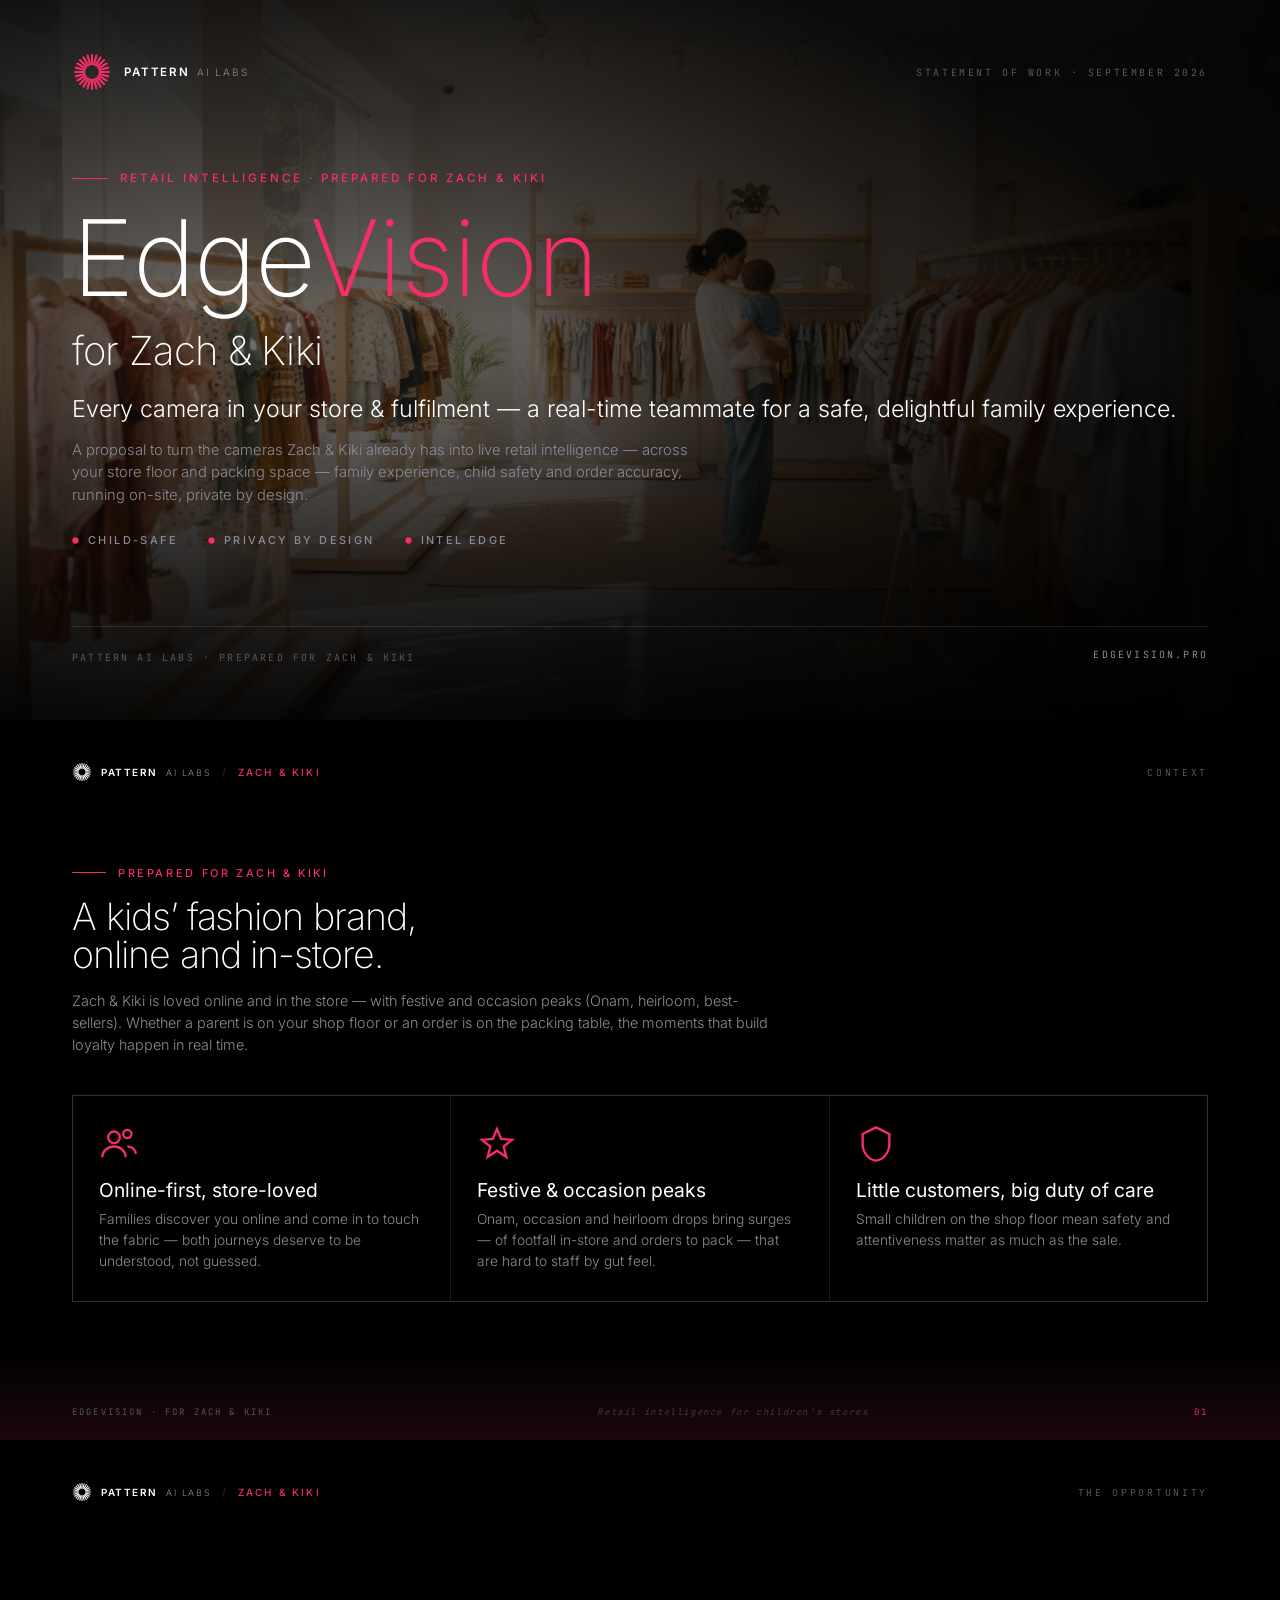
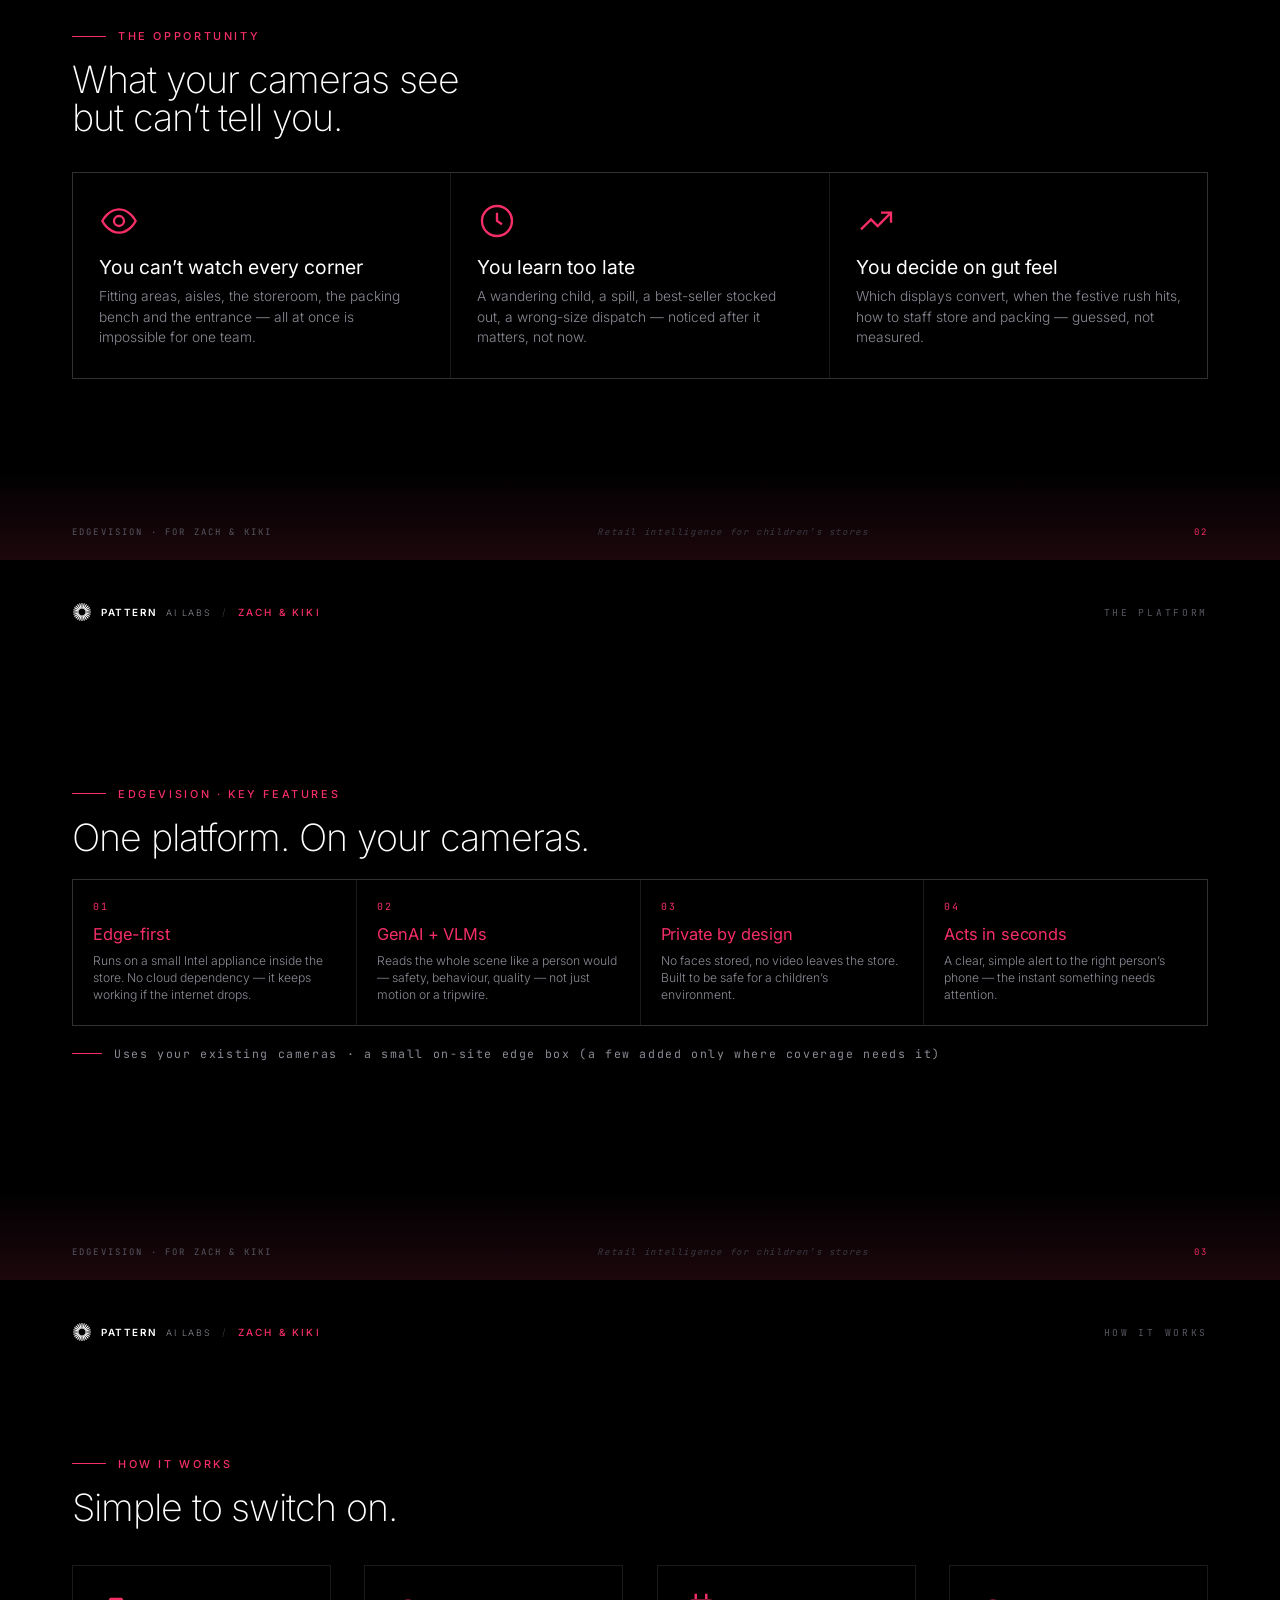
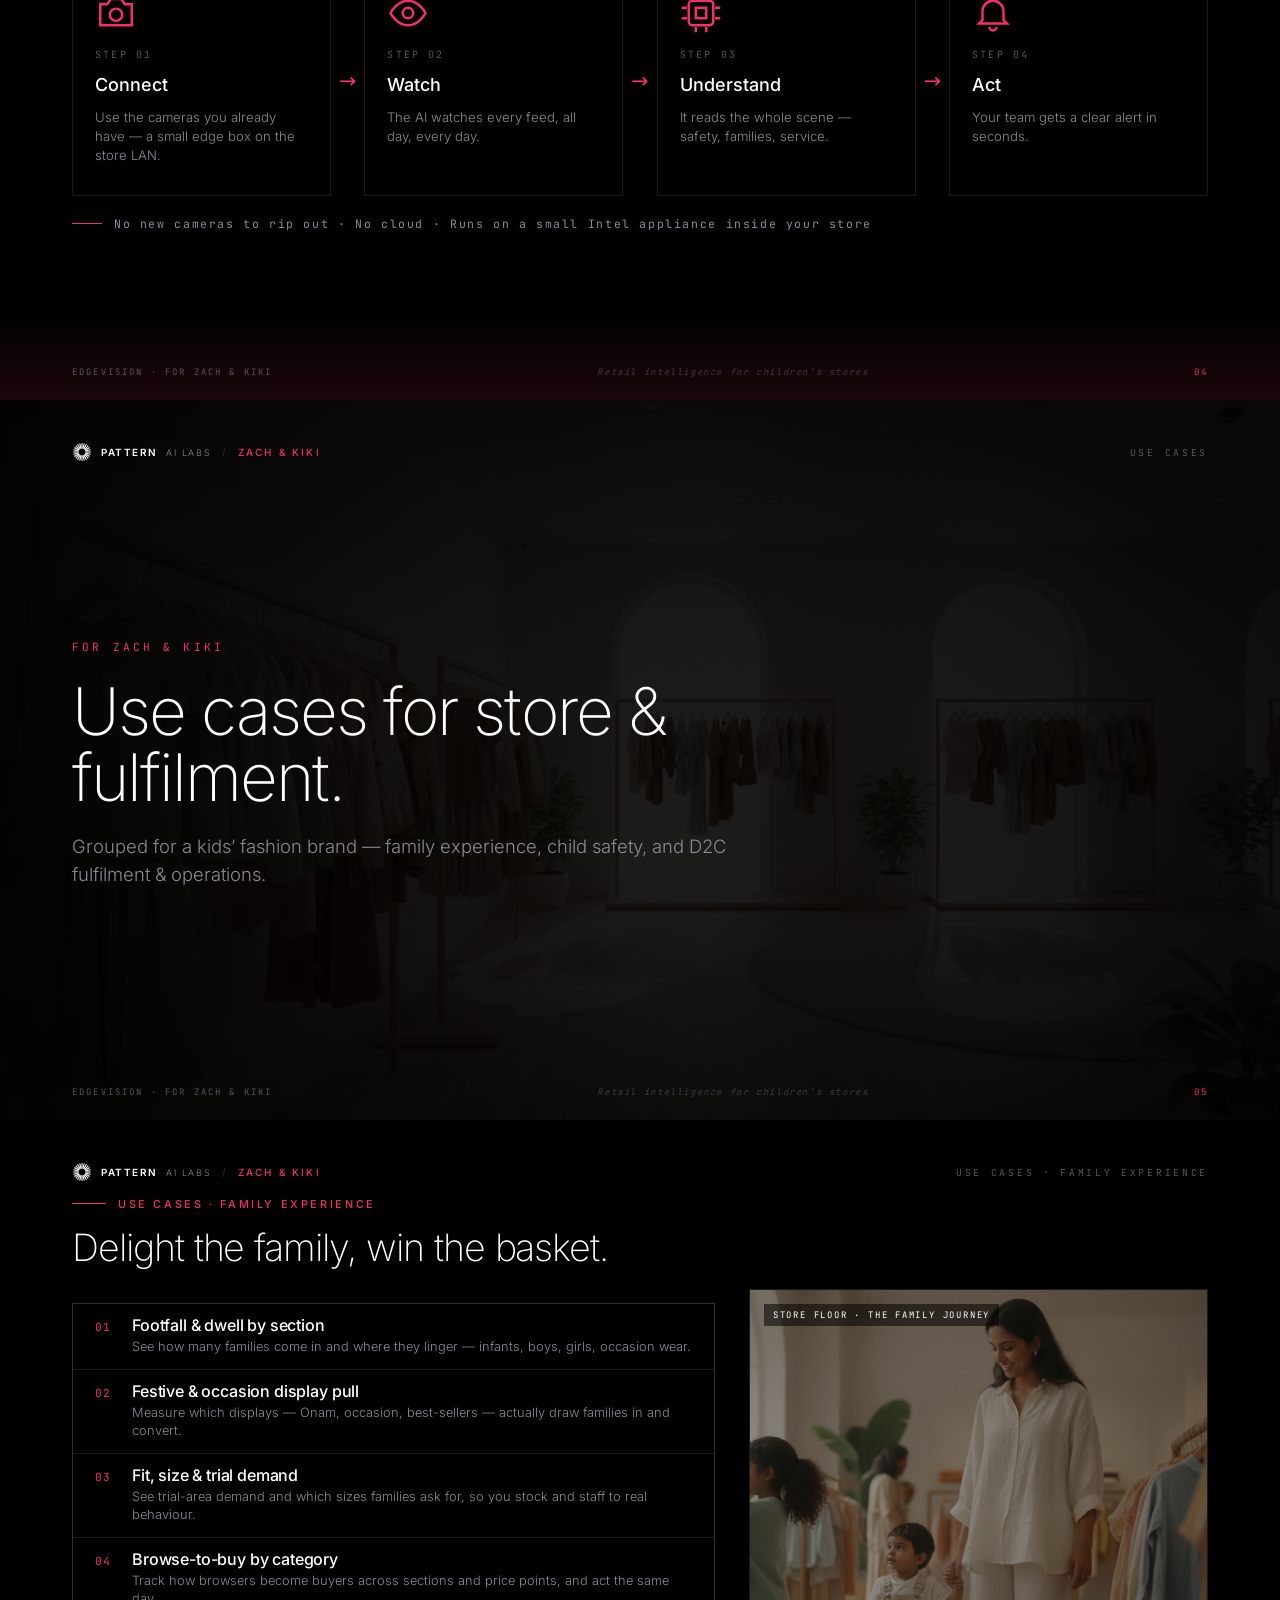
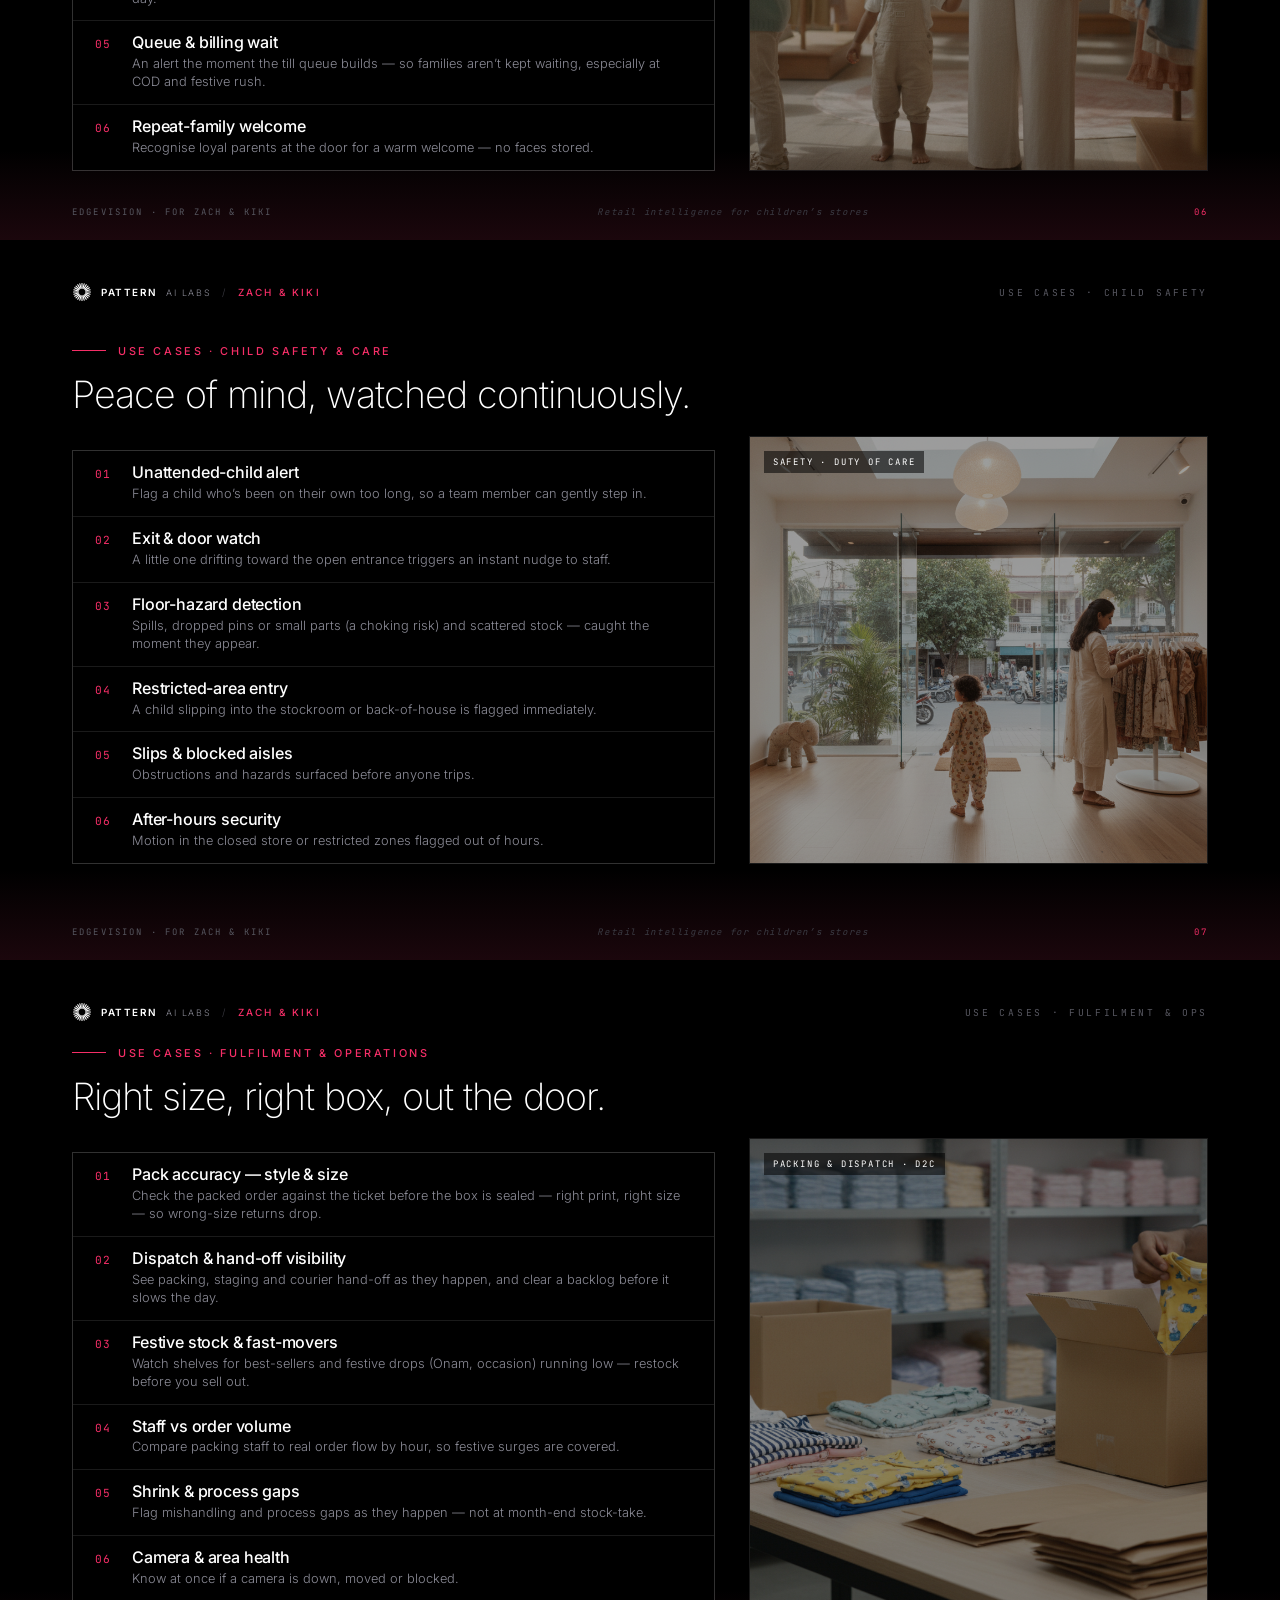
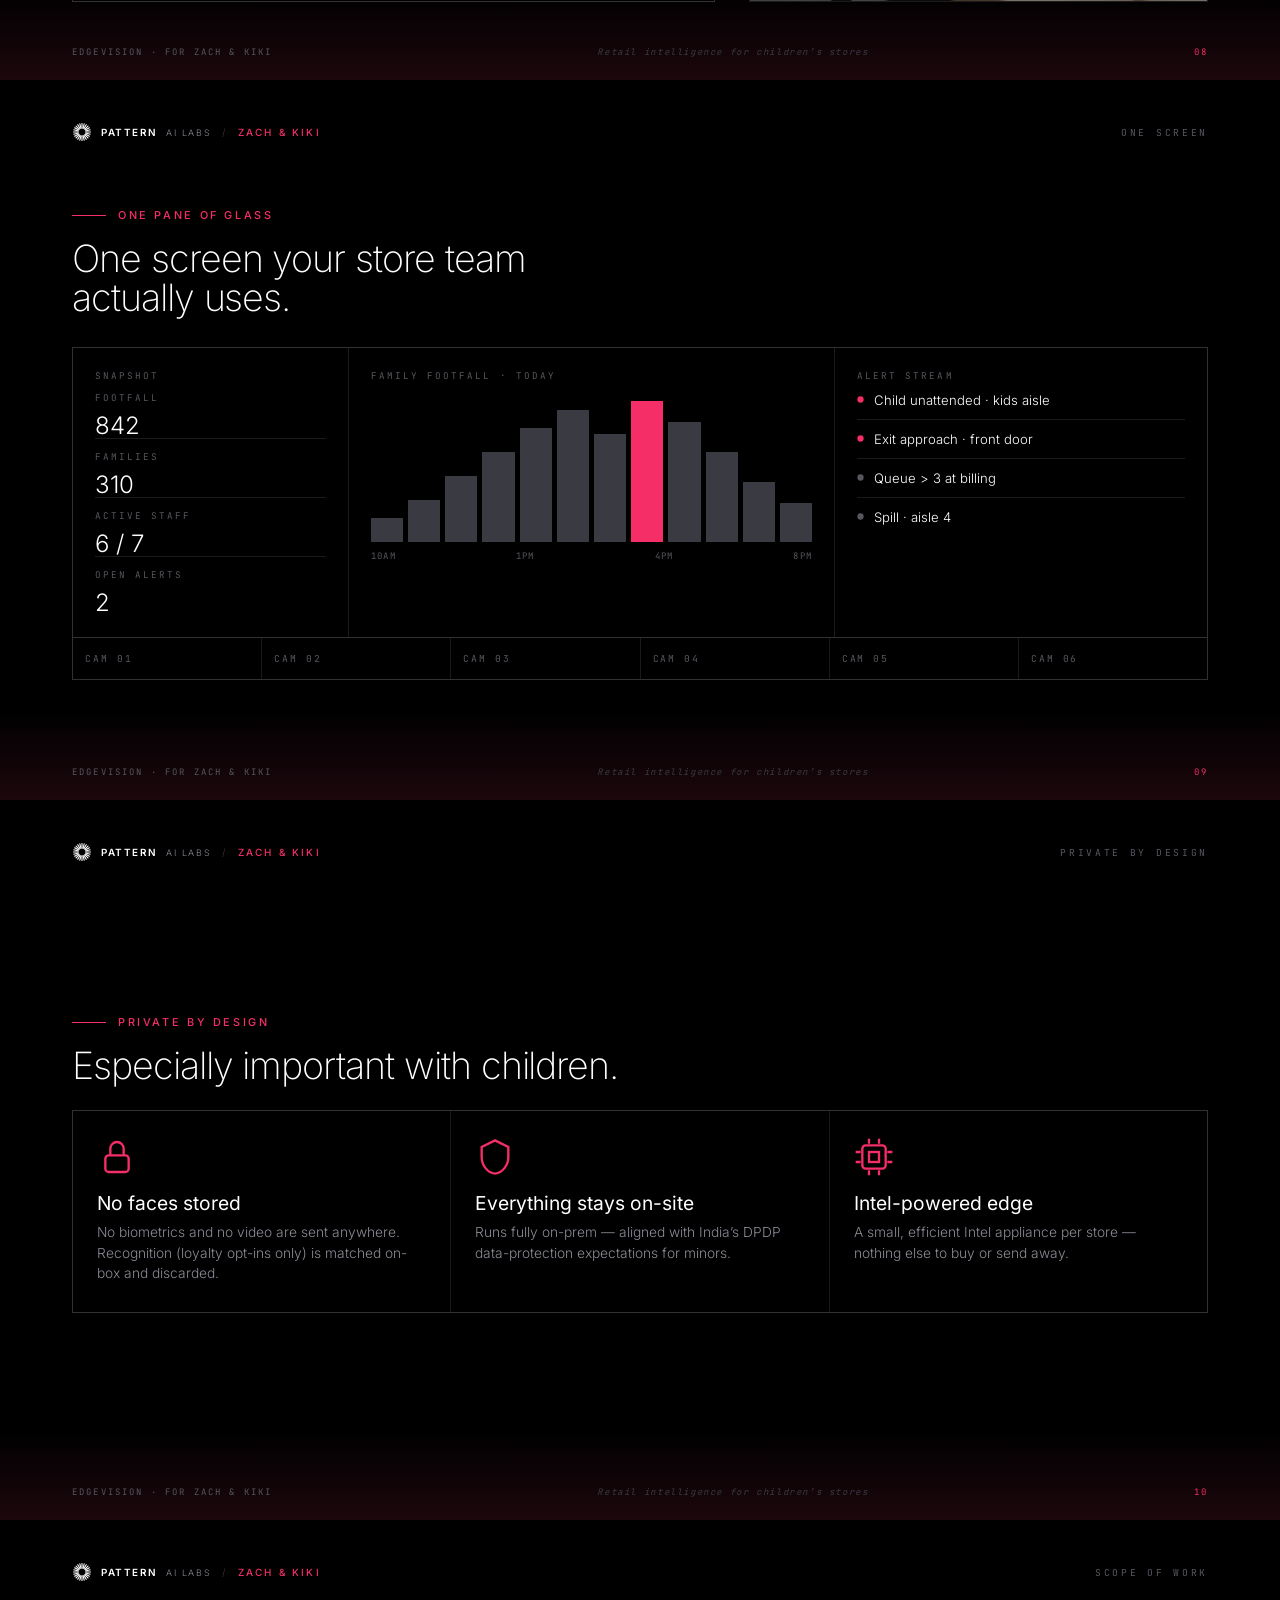
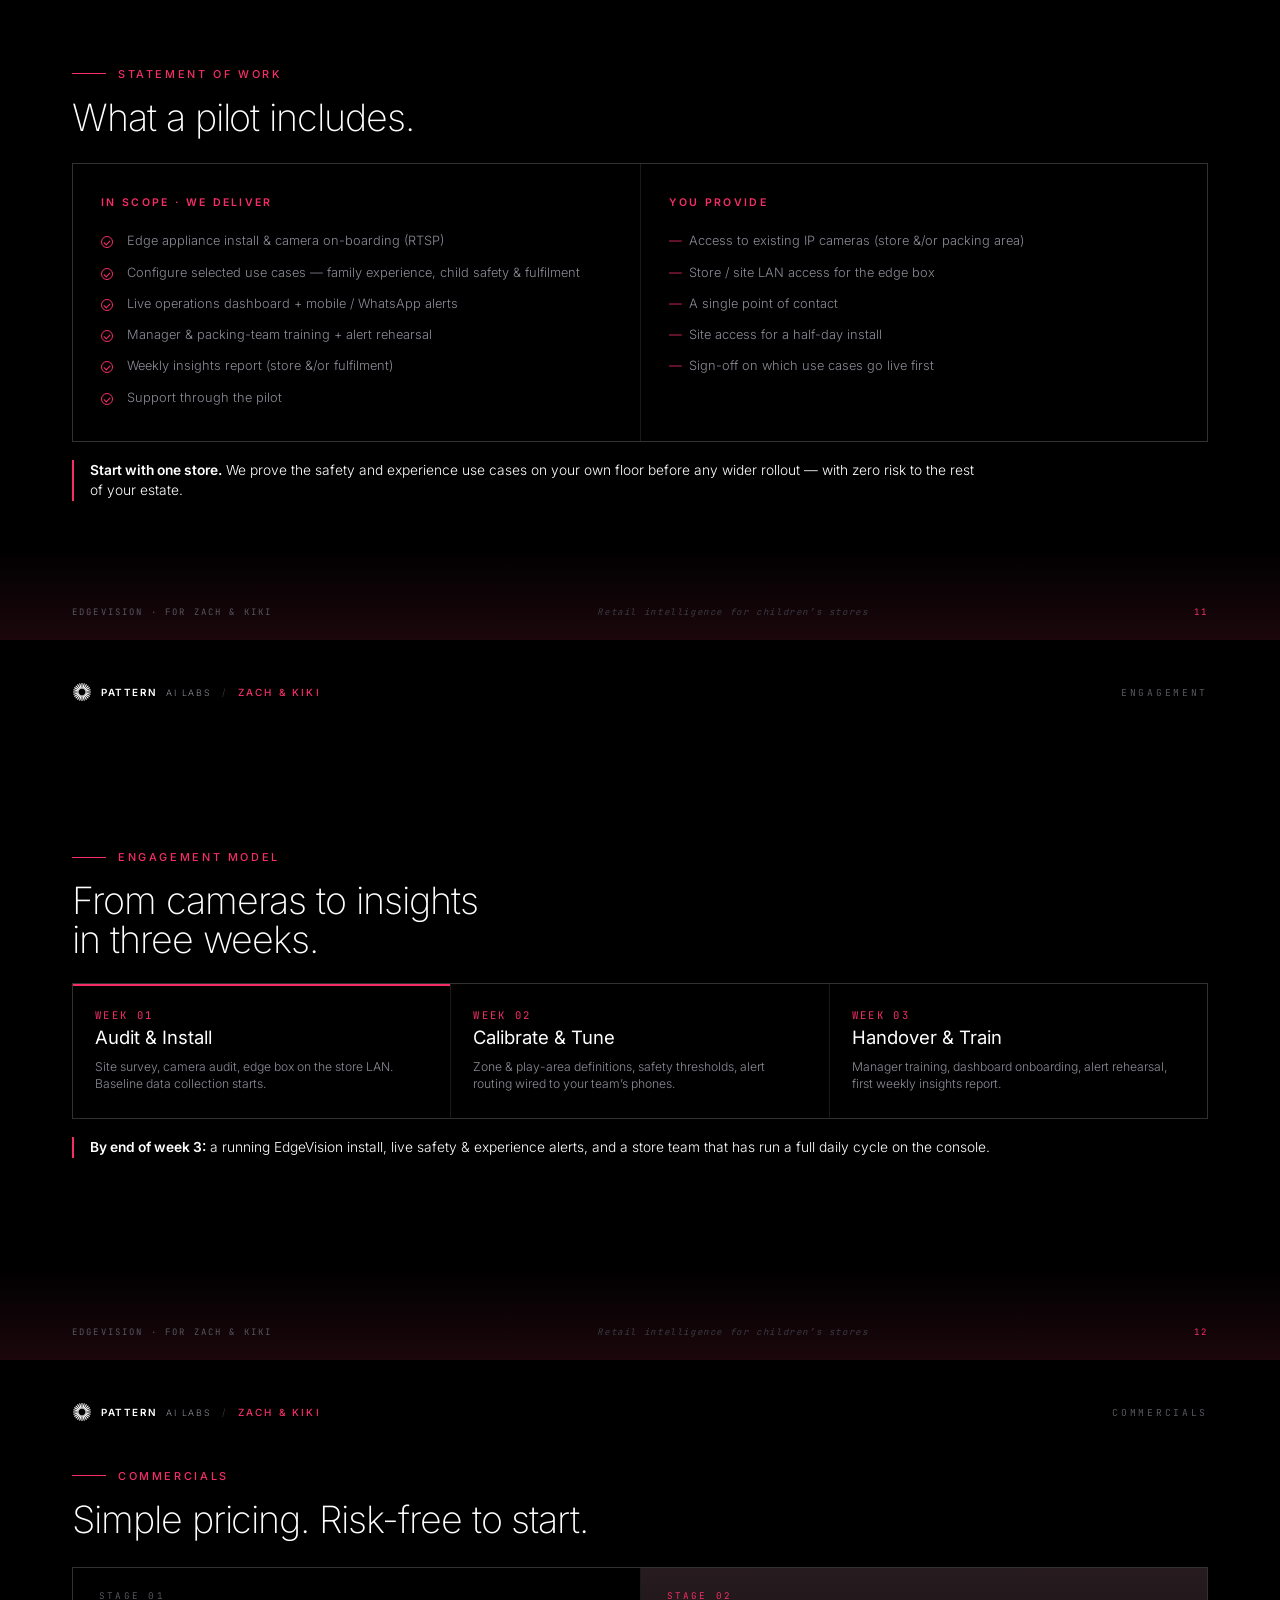
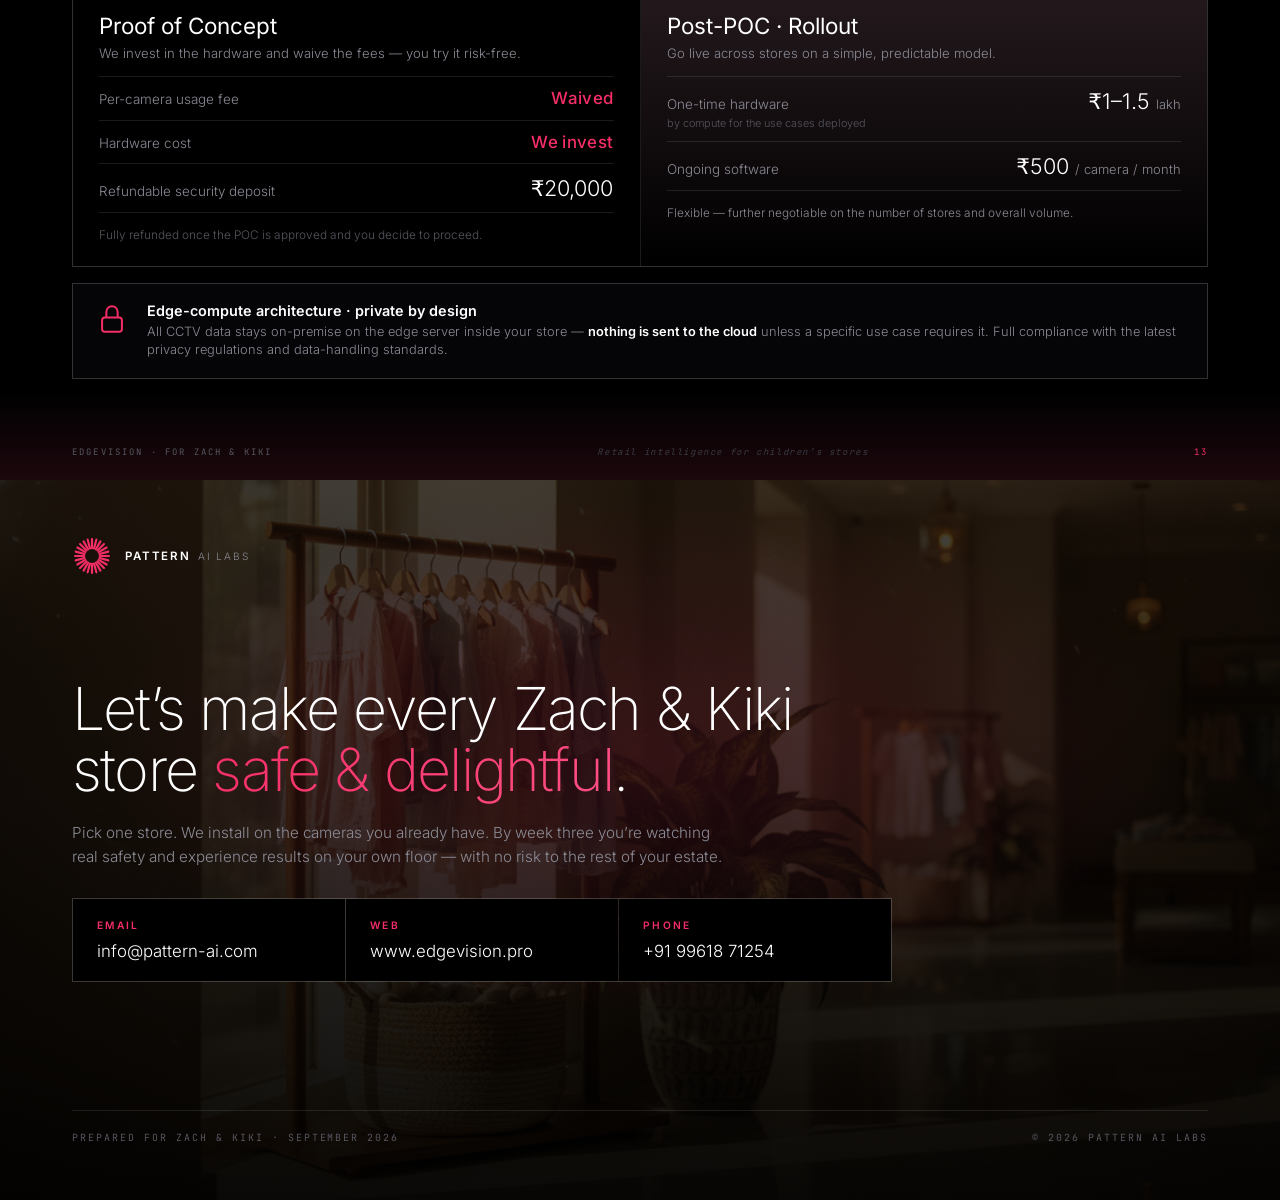
<file: deck/EdgeVision-ZachKiki-Retail-SOW.html>
<!doctype html><html lang="en"><head><meta charset="utf-8"/><title>EdgeVision × Zach &amp; Kiki — Retail SOW</title><link rel="stylesheet" href="fonts.css"/><style>/* ───────────────────────────────────────────────────────────
   EdgeVision Fabric Lens · Pattern AI Labs
   Deck design system — editorial dark · Inter Light · magenta
   16:9 print slides (1280×720)
   ─────────────────────────────────────────────────────────── */
:root{
  --bg:#000;--bg-2:#050507;--bg-3:#0A0A0E;
  --border:rgba(255,255,255,.10);--border-2:rgba(255,255,255,.18);
  --text:#fff;--text-dim:#8B8B96;--text-mute:#56565F;--text-faint:#3A3A42;
  --brand:#F52E67;--brand-2:#FF4F84;--brand-glow:rgba(245,46,103,.16);
  --maroon:#5A1729;--cyan:#5BC5E8;--amber:#F0B85A;
  --tx:'Inter',system-ui,sans-serif;--mono:'JetBrains Mono','SF Mono',Menlo,monospace;
}
@page{size:13.333in 7.5in;margin:0}
*,*::before,*::after{box-sizing:border-box}
html,body{margin:0;padding:0;background:#000}
body{font-family:var(--tx);font-weight:300;color:var(--text);-webkit-font-smoothing:antialiased;
  text-rendering:optimizeLegibility;-webkit-print-color-adjust:exact;print-color-adjust:exact;}
img{max-width:100%;display:block}
h1,h2,h3,h4{margin:0;line-height:1.06;color:#fff}
p{margin:0;color:var(--text-dim)}
b{font-weight:600;color:#fff}i{font-style:normal}
ul{margin:0;padding:0;list-style:none}

.mark{width:26px;height:26px;color:var(--brand);flex:0 0 auto}
.mark--sm{width:20px;height:20px;color:#fff}
.mark--lg{width:40px;height:40px;color:var(--brand)}
.grad{background:linear-gradient(115deg,var(--brand),var(--brand-2));-webkit-background-clip:text;
  background-clip:text;color:transparent;font-weight:200}

/* ─────────── SLIDE FRAME ─────────── */
.slide{position:relative;width:1280px;height:720px;overflow:hidden;background:var(--bg);
  padding:40px 72px 56px;display:flex;flex-direction:column;
  background-image:linear-gradient(0deg,rgba(90,23,41,.30),transparent 90px);
  page-break-after:always;break-after:page;}
.slide:last-child{page-break-after:auto;break-after:auto}
.slide__bg{position:absolute;inset:0;width:100%;height:100%;object-fit:cover;z-index:0}
.slide__body{position:relative;z-index:2;flex:1;display:flex;flex-direction:column;
  justify-content:center;min-height:0;padding:8px 0}

/* chrome + foot */
.chrome{position:relative;z-index:3;display:flex;align-items:center;justify-content:space-between;
  height:24px}
.chrome__brand{display:inline-flex;align-items:center;gap:9px;font-family:var(--tx);
  letter-spacing:.16em;text-transform:uppercase;font-size:.62rem}
.chrome__brand b{font-weight:600;color:#fff}
.chrome__brand i{font-weight:300;color:var(--text-dim);font-size:.9em}
.chrome__div{color:var(--text-faint);padding:0 2px}
.chrome__prod{font-weight:500;letter-spacing:.22em;color:var(--brand)}
.chrome__ctx{font-family:var(--mono);font-size:.6rem;letter-spacing:.28em;text-transform:uppercase;
  color:var(--text-mute)}
.foot{position:absolute;left:72px;right:72px;bottom:22px;z-index:3;display:flex;align-items:center;
  justify-content:space-between;font-family:var(--mono);font-size:.56rem;letter-spacing:.24em;
  text-transform:uppercase;color:var(--text-mute)}
.foot__mid{color:var(--text-faint);letter-spacing:.18em;text-transform:none;font-style:italic}
.foot__n{color:var(--brand)}

/* ─────────── TYPE ─────────── */
.eyebrow{display:inline-flex;align-items:center;gap:12px;margin:0 0 18px;color:var(--brand);
  font-size:.68rem;letter-spacing:.24em;text-transform:uppercase;font-weight:500}
.eyebrow::before{content:"";width:34px;height:1px;background:var(--brand);flex:0 0 auto}
.display{font-family:var(--tx);font-weight:200;letter-spacing:-.028em;line-height:1.02;
  font-size:2.7rem;color:#fff;margin:0 0 16px}
.display--mid{font-size:2.35rem}
.lede{font-size:.9rem;line-height:1.5;color:var(--text-dim);font-weight:300;max-width:78ch;margin:0 0 22px}
.lede b{color:#fff;font-weight:500}

/* ─────────── NUM-CARD GRID ─────────── */
.num-grid{display:grid;gap:1px;background:var(--border);border:1px solid var(--border);margin-top:6px}
.num-grid--2{grid-template-columns:repeat(2,1fr)}
.num-grid--3{grid-template-columns:repeat(3,1fr)}
.num-grid--4{grid-template-columns:repeat(4,1fr)}
.num-grid--5{grid-template-columns:repeat(5,1fr)}
.num-card{background:var(--bg);padding:20px 20px 22px}
.num-card__n{font-family:var(--mono);font-size:.62rem;letter-spacing:.22em;color:var(--brand);
  display:block;margin-bottom:12px}
.num-card h3{font-family:var(--tx);font-weight:400;font-size:1.02rem;letter-spacing:-.01em;
  margin:0 0 8px;color:#fff;line-height:1.15}
.num-card p{margin:0;font-size:.76rem;line-height:1.42;color:var(--text-dim)}
.num-card--brand h3{color:var(--brand)}
.num-grid--rows2 .num-card{padding:18px 20px 20px}
.num-grid--5 .num-card{padding:18px 15px 20px}
.num-grid--5 .num-card h3{font-size:.92rem}
.num-grid--5 .num-card p{font-size:.72rem}

/* cost chips */
.chips{display:flex;flex-wrap:wrap;gap:6px;margin-top:12px}
.chip{font-family:var(--mono);font-size:.56rem;letter-spacing:.14em;text-transform:uppercase;
  color:var(--brand-2);border:1px solid rgba(245,46,103,.35);border-radius:2px;padding:3px 7px}
.chips--stat .chip--stat{color:var(--text-dim);border-color:var(--border-2)}
.num-card--cost h3{color:#fff}

/* ─────────── CIRCLE CARDS ─────────── */
.circle-grid{display:grid;gap:1px;background:var(--border);border:1px solid var(--border);margin-top:8px}
.circle-grid--3{grid-template-columns:repeat(3,1fr)}
.circle-grid--5{grid-template-columns:repeat(5,1fr)}
.circ{background:var(--bg);padding:26px 24px 28px}
.circle-grid--5 .circ{padding:24px 16px}
.circ__n{display:grid;place-items:center;width:48px;height:48px;border:1.5px solid var(--brand);
  border-radius:50%;color:var(--brand);font-family:var(--tx);font-weight:300;font-size:1.25rem;margin:0 0 18px}
.circ h3{font-family:var(--tx);font-weight:400;font-size:1.08rem;margin:0 0 9px;color:#fff}
.circle-grid--5 .circ h3{font-size:.92rem}
.circ p{margin:0;font-size:.8rem;line-height:1.45;color:var(--text-dim)}
.circle-grid--5 .circ p{font-size:.72rem}

/* ─────────── PIPELINE ─────────── */
.pipeline{display:grid;align-items:stretch;gap:8px;margin-top:14px}
.pipeline--4{grid-template-columns:1fr auto 1fr auto 1fr auto 1fr}
.pipeline--6{grid-template-columns:1fr auto 1fr auto 1fr auto 1fr auto 1fr auto 1fr}
.pipe-card{padding:20px 20px 24px;border:1px solid var(--border);background:var(--bg);
  display:flex;flex-direction:column}
.pipe-card__n{font-family:var(--mono);font-size:.6rem;letter-spacing:.22em;color:var(--text-mute);
  display:block;margin-bottom:12px}
.pipe-card h3{font-family:var(--tx);font-weight:500;font-size:1rem;margin:0 0 7px;color:#fff}
.pipe-card p{margin:0;font-size:.74rem;line-height:1.4;color:var(--text-dim)}
.pipe-arrow{align-self:center;color:var(--brand);font-size:1.15rem;padding:0 2px}
.pipeline--6 .pipe-card{padding:16px 14px 18px}
.pipeline--6 .pipe-card h3{font-size:.9rem}
.pipeline--6 .pipe-card p{font-size:.68rem}

/* ─────────── STATS ─────────── */
.stats{display:grid;gap:20px;margin-top:26px;padding-top:24px;border-top:1px solid var(--border)}
.stats--3{grid-template-columns:repeat(3,1fr)}
.stats--4{grid-template-columns:repeat(4,1fr)}
.stats b{display:block;font-family:var(--tx);font-weight:200;font-size:2.6rem;letter-spacing:-.03em;
  line-height:1;color:var(--brand);margin-bottom:10px}
.stats b i{font-size:.5em;font-weight:200;margin-left:2px}
.stats span{display:block;font-family:var(--mono);font-size:.62rem;letter-spacing:.2em;
  text-transform:uppercase;color:var(--text-mute)}

/* ─────────── TWO-COL LENS ─────────── */
.two-col{display:grid;grid-template-columns:1fr 1fr;gap:1px;background:var(--border);
  border:1px solid var(--border);margin-top:10px}
.lens{background:var(--bg);padding:26px 28px 28px}
.lens__head{display:inline-flex;align-items:center;gap:10px;color:var(--brand);font-family:var(--tx);
  font-size:.66rem;letter-spacing:.22em;text-transform:uppercase;font-weight:600;margin:0 0 16px}
.lens h3{font-family:var(--tx);font-weight:300;font-size:1.1rem;margin:0 0 16px;color:#fff;line-height:1.25}
.dashlist li,.checklist li{position:relative;color:var(--text-dim);font-size:.8rem;line-height:1.35}
.dashlist li{padding:7px 0 7px 20px}
.dashlist li::before{content:"—";position:absolute;left:0;top:7px;color:var(--brand)}
.dashlist--tight li{padding:6px 0 6px 20px;font-size:.86rem}
.checklist li{padding:7px 0 7px 26px}
.checklist li::before{content:"";position:absolute;left:0;top:11px;width:12px;height:12px;
  border-radius:50%;border:1.2px solid var(--brand)}
.checklist li::after{content:"";position:absolute;left:3.5px;top:14px;width:4px;height:6px;
  border-right:1.4px solid var(--brand);border-bottom:1.4px solid var(--brand);transform:rotate(45deg)}

/* speclist */
.speclist{margin:0;padding:0}
.speclist div{display:grid;grid-template-columns:130px 1fr;gap:14px;padding:9px 0;
  border-bottom:1px solid var(--border)}
.speclist div:last-child{border-bottom:0}
.speclist dt{font-family:var(--mono);font-size:.62rem;letter-spacing:.2em;color:var(--text-mute);
  text-transform:uppercase}
.speclist dd{margin:0;color:#fff;font-size:.82rem}

/* ─────────── PULLQUOTE ─────────── */
.pullquote{display:flex;gap:16px;margin:18px 0 0;font-size:.86rem;line-height:1.5;color:var(--text)}
.pullquote__bar{flex:0 0 auto;width:2px;background:var(--brand);align-self:stretch}
.pullquote b{color:#fff}.pullquote i{font-style:italic;color:var(--text-dim)}
.pullquote span:last-child{max-width:100ch}

/* ─────────── TIMELINE ─────────── */
.timeline{display:grid;align-items:stretch;gap:6px;margin-top:12px}
.timeline--5{grid-template-columns:repeat(5,1fr)}
.tl-card{padding:20px 18px 22px;border:1px solid var(--border);background:var(--bg);
  display:flex;flex-direction:column}
.tl-card header{display:flex;justify-content:space-between;align-items:center;margin-bottom:14px;
  font-family:var(--mono);font-size:.62rem;letter-spacing:.16em}
.tl-card__n{color:var(--text-mute)}.tl-card__t{color:var(--brand)}
.tl-card h3{font-family:var(--tx);font-weight:300;font-size:1.15rem;margin:0 0 8px}
.tl-card p{margin:0;font-size:.74rem;color:var(--text-dim)}

/* ─────────── FUSION ─────────── */
.fusion{display:grid;grid-template-columns:repeat(3,1fr);gap:1px;background:var(--border);
  border:1px solid var(--border);margin-top:10px;position:relative}
.fusion__card{background:var(--bg);padding:22px 22px 26px}
.fusion__h{font-family:var(--mono);font-size:.66rem;letter-spacing:.2em;color:var(--brand);margin:0 0 10px}
.fusion__p{margin:0;font-size:.8rem;line-height:1.45;color:var(--text-dim)}
.fusion__core{grid-column:1/-1;background:linear-gradient(180deg,rgba(245,46,103,.08),var(--bg));
  padding:18px 22px;display:flex;align-items:baseline;gap:14px;border-top:1px solid var(--border)}
.fusion__core span{font-family:var(--mono);font-size:.7rem;letter-spacing:.22em;color:var(--brand);font-weight:500}
.fusion__core i{font-size:.8rem;color:var(--text-dim)}

/* ─────────── ZONES ─────────── */
.zones{display:grid;grid-template-columns:repeat(3,1fr);gap:1px;background:var(--border);
  border:1px solid var(--border);margin-top:8px}
.zone{background:var(--bg);padding:22px 22px 24px}
.zone__n{font-family:var(--mono);font-size:.62rem;letter-spacing:.22em;color:var(--brand);display:block;margin-bottom:12px}
.zone__h{font-family:var(--tx);font-weight:400;font-size:1.05rem;color:#fff;margin:0 0 3px}
.zone__s{font-family:var(--mono);font-size:.6rem;letter-spacing:.14em;text-transform:uppercase;
  color:var(--text-mute);margin:0 0 14px}
.zone ul li{position:relative;padding:5px 0 5px 16px;font-size:.76rem;color:var(--text-dim);line-height:1.35}
.zone ul li::before{content:"•";position:absolute;left:2px;top:5px;color:var(--brand)}

/* ─────────── CMP TABLE ─────────── */
.cmp{width:100%;border-collapse:collapse;margin-top:12px}
.cmp th,.cmp td{padding:12px 20px;text-align:left;border-bottom:1px solid var(--border);
  border-right:1px solid var(--border);font-size:.82rem;color:var(--text-dim)}
.cmp th:last-child,.cmp td:last-child{border-right:0}
.cmp thead th{background:var(--bg-3);font-family:var(--mono);font-size:.62rem;letter-spacing:.2em;
  color:var(--text-mute);text-transform:uppercase;font-weight:500;border-top:1px solid var(--border)}
.cmp thead th.cmp__hi{color:var(--brand)}
.cmp td:first-child{color:#fff;font-weight:400}
.cmp td.cmp__hi{color:#fff;background:rgba(245,46,103,.04)}

/* ─────────── LAN BAR ─────────── */
.lan-bar{display:grid;grid-template-columns:auto 1fr auto;align-items:center;gap:18px;margin-top:22px;
  padding:14px 20px;border:1px dashed var(--border-2);font-family:var(--mono);font-size:.64rem;letter-spacing:.2em}
.lan-bar__l{color:var(--text-dim)}.lan-bar__line{height:1px;background:var(--brand)}.lan-bar__r{color:var(--brand)}

/* ─────────── WEEKS ─────────── */
.weeks{display:grid;gap:1px;background:var(--border);border:1px solid var(--border);margin-top:8px}
.weeks--4{grid-template-columns:repeat(4,1fr)}
.week{background:var(--bg);padding:22px 22px 26px;border-top:2px solid transparent}
.week--first{border-top-color:var(--brand)}
.week__n{display:block;font-family:var(--mono);font-size:.66rem;letter-spacing:.22em;color:var(--brand);margin-bottom:6px}
.week__wk{display:block;font-family:var(--mono);font-size:.58rem;letter-spacing:.14em;color:var(--text-mute);margin-bottom:16px}
.week h3{font-family:var(--tx);font-weight:400;font-size:1.15rem;color:#fff;margin:0 0 10px}
.week p{margin:0;font-size:.76rem;line-height:1.42;color:var(--text-dim)}

/* ─────────── SPLIT ─────────── */
.split{display:grid;grid-template-columns:1fr 1.02fr;gap:44px;align-items:center;margin-top:4px}
.split__copy{min-width:0}
.split__media{position:relative;overflow:hidden;border:1px solid var(--border);aspect-ratio:16/10}
.split__media img{width:100%;height:100%;object-fit:cover;filter:brightness(.62) saturate(.92)}
.mediacap{position:absolute;left:14px;top:14px;font-family:var(--mono);font-size:.56rem;
  letter-spacing:.2em;color:#fff;background:rgba(0,0,0,.55);padding:5px 9px}
.split--after{margin-top:16px}

/* ─────────── COVER ─────────── */
.slide--cover{padding:0;overflow:hidden}
.cover__veil{position:absolute;inset:0;z-index:1;background:
  radial-gradient(75% 65% at 22% 55%,transparent,rgba(0,0,0,.86)),
  linear-gradient(180deg,rgba(0,0,0,.55),rgba(0,0,0,.45) 45%,rgba(0,0,0,.9))}
.cover__inner{position:relative;z-index:2;height:100%;padding:52px 72px 56px;display:flex;flex-direction:column}
.cover__top{display:flex;align-items:center;gap:12px}
.cover__brandtxt{font-family:var(--tx);letter-spacing:.16em;text-transform:uppercase;font-size:.72rem;display:inline-flex;gap:7px;align-items:baseline}
.cover__brandtxt b{font-weight:600;color:#fff}.cover__brandtxt i{font-weight:300;color:var(--text-dim);font-size:.88em}
.cover__edition{margin-left:auto;font-family:var(--mono);font-size:.62rem;letter-spacing:.26em;color:var(--text-mute)}
.cover__eyebrow{margin:auto 0 20px;color:var(--brand);font-size:.72rem;letter-spacing:.26em;
  text-transform:uppercase;font-weight:500;display:inline-flex;align-items:center;gap:12px}
.cover__eyebrow::before{content:"";width:36px;height:1px;background:var(--brand)}
.cover__wordmark{font-family:var(--tx);font-weight:200;line-height:1.0;letter-spacing:-.04em;margin:0 0 22px}
.cover__wordmark .w-edge{font-size:6.6rem;color:#fff}
.cover__wordmark .w-vision{font-size:6.6rem;color:var(--brand)}
.cover__wordmark .w-sub{display:block;font-size:2.5rem;font-weight:200;letter-spacing:-.02em;
  line-height:1.1;color:#fff;margin-top:18px}
.cover__tag{font-family:var(--tx);font-weight:300;font-size:1.45rem;color:#fff;margin:0 0 16px}
.cover__sub{font-size:.92rem;line-height:1.55;color:var(--text-dim);max-width:70ch;margin:0 0 26px}
.cover__tags{display:flex;gap:30px;margin:0 0 auto;font-size:.68rem;letter-spacing:.22em;
  text-transform:uppercase;color:var(--text-dim)}
.cover__tags li{display:inline-flex;align-items:center;gap:9px;font-weight:500}
.cover__tags i{display:inline-block;flex:0 0 auto;width:7px;height:7px;border-radius:50%;background:var(--brand);box-shadow:0 0 8px var(--brand)}
.cover__foot{display:flex;justify-content:space-between;align-items:flex-end;font-family:var(--mono);
  font-size:.62rem;letter-spacing:.22em;color:var(--text-mute);text-transform:uppercase;
  border-top:1px solid var(--border);padding-top:20px}
.cover__sigil{text-align:right;line-height:1.7;color:var(--text-dim)}

/* ─────────── CLOSING ─────────── */
.slide--closing{padding:0;overflow:hidden}
.closing__veil{position:absolute;inset:0;z-index:1;background:
  radial-gradient(70% 60% at 50% 38%,rgba(245,46,103,.14),transparent 60%),
  linear-gradient(180deg,rgba(0,0,0,.72),rgba(0,0,0,.82) 50%,rgba(0,0,0,.95))}
.closing__inner{position:relative;z-index:2;height:100%;padding:56px 72px;display:flex;flex-direction:column}
.closing__brand{display:flex;align-items:center;gap:13px;margin-bottom:auto}
.closing__head{font-family:var(--tx);font-weight:200;font-size:3.7rem;line-height:1.04;
  letter-spacing:-.03em;color:#fff;margin:0 0 20px}
.closing__sub{font-size:.95rem;line-height:1.55;color:var(--text-dim);max-width:74ch;margin:0 0 30px}
.contact{display:grid;grid-template-columns:repeat(3,1fr);gap:1px;background:var(--border);
  border:1px solid var(--border);margin:0 0 26px;max-width:820px}
.contact__card{background:var(--bg);padding:20px 24px;display:flex;flex-direction:column;gap:10px}
.contact__h{font-family:var(--tx);font-size:.64rem;letter-spacing:.22em;color:var(--brand);
  text-transform:uppercase;font-weight:600}
.contact__v{font-family:var(--tx);font-weight:300;font-size:1.05rem;color:#fff}
.closing__foot{display:flex;justify-content:space-between;margin-top:auto;padding-top:20px;
  border-top:1px solid var(--border);font-family:var(--mono);font-size:.62rem;letter-spacing:.2em;color:var(--text-mute)}

/* ─────────── split helpers (image-rich content slides) ─────────── */
.minihead{font-family:var(--tx);font-size:.64rem;letter-spacing:.22em;text-transform:uppercase;
  color:var(--brand);font-weight:600;margin:14px 0 2px}
.minihead:first-child{margin-top:2px}
.dashlist--split li{padding:5px 0 5px 20px;font-size:.82rem;line-height:1.35}
.dashlist--split li b{color:#fff;font-weight:500}
.split--tall .split__media{aspect-ratio:4/5}

/* ═══════════ Retail & QSR comprehensive deck — extra components ═══════════ */
/* Chapter divider slides */
.slide--divider .slide__body{justify-content:center}
.divider__num{font-family:var(--mono);font-size:.72rem;letter-spacing:.28em;color:var(--brand);
  text-transform:uppercase;margin:0 0 22px}
.divider__title{font-family:var(--tx);font-weight:200;letter-spacing:-.03em;line-height:1;
  font-size:5rem;color:#fff;margin:0 0 22px}
.divider__sub{font-size:1rem;line-height:1.5;color:var(--text-dim);max-width:60ch;margin:0 0 26px}
.divider__rule{width:200px;height:1px;background:var(--brand)}
.slide--divider .slide__bg{filter:brightness(.42) saturate(.9)}
.slide--divider .divveil{position:absolute;inset:0;z-index:1;background:
  radial-gradient(80% 70% at 25% 55%,transparent,rgba(0,0,0,.8)),
  linear-gradient(90deg,rgba(0,0,0,.85),rgba(0,0,0,.35))}

/* 5-stage pipeline */
.pipeline--5{grid-template-columns:1fr auto 1fr auto 1fr auto 1fr auto 1fr}
.pipeline--5 .pipe-card{padding:18px 16px 20px}
.pipeline--5 .pipe-card h3{font-size:.98rem}
.pipeline--5 .pipe-card p{font-size:.72rem}
.lan-bar--wide{margin-top:20px}

/* Operations console */
.console{display:grid;grid-template-columns:.85fr 1.5fr 1.15fr;gap:1px;background:var(--border);
  border:1px solid var(--border);margin-top:14px}
.console>div{background:var(--bg);padding:22px 22px;display:flex;flex-direction:column}
.console label{font-family:var(--mono);font-size:.58rem;letter-spacing:.22em;color:var(--text-mute);
  text-transform:uppercase;margin-bottom:10px;display:block}
.console__stats{gap:14px}
.console__stats .kv+.kv{border-top:1px solid var(--border);padding-top:12px}
.console__stats b{font-family:var(--tx);font-weight:300;font-size:1.5rem;color:#fff;line-height:1;display:block}
.bars{display:grid;grid-template-columns:repeat(12,1fr);align-items:end;gap:5px;height:150px;margin-bottom:8px}
.bars i{height:var(--h);background:var(--text-faint)}
.bars i.hi{background:var(--brand)}
.bars__axis{display:flex;justify-content:space-between;font-family:var(--mono);font-size:.56rem;
  letter-spacing:.14em;color:var(--text-mute)}
.alerts{list-style:none;padding:0;margin:0;display:grid;gap:11px}
.alerts li{display:flex;align-items:center;gap:10px;font-size:.82rem;color:var(--text);
  padding-bottom:11px;border-bottom:1px solid var(--border)}
.alerts li:last-child{border:0;padding-bottom:0}
.dot{width:6px;height:6px;border-radius:50%;background:var(--text-mute);flex:0 0 auto}
.dot--b{background:var(--brand);box-shadow:0 0 8px var(--brand)}
.cam-strip{display:grid;grid-template-columns:repeat(6,1fr);gap:1px;background:var(--border);
  border:1px solid var(--border);border-top:0}
.cam-strip span{background:var(--bg);padding:14px 12px;font-family:var(--mono);font-size:.6rem;
  letter-spacing:.2em;color:var(--text-mute)}

/* Detection figure with overlay chips */
.detfig{position:relative;margin-top:12px;border:1px solid var(--border);overflow:hidden;aspect-ratio:24/9}
.detfig img{width:100%;height:100%;object-fit:cover;filter:brightness(.5)}
.det-chip{position:absolute;font-family:var(--mono);font-size:.62rem;letter-spacing:.16em;
  background:rgba(0,0,0,.6);padding:6px 10px;color:#fff;display:inline-flex;align-items:center;gap:7px}
.det-chip--cam{top:14px;left:14px}
.det-chip--rec{top:14px;right:14px;color:var(--brand)}
.det-chip--key{bottom:14px;left:14px}
.det-chip--note{bottom:14px;right:14px;color:var(--text-dim)}
.sq{width:11px;height:11px;display:inline-block}.sq--s{background:var(--amber)}.sq--c{background:var(--cyan)}

/* Heat mapping: image + bars */
.heat{display:grid;grid-template-columns:1.35fr 1fr;gap:1px;background:var(--border);
  border:1px solid var(--border);margin-top:12px}
.heat__img{position:relative;background:var(--bg)}
.heat__img img{width:100%;height:100%;object-fit:cover}
.heat__cap{position:absolute;top:14px;left:14px;font-family:var(--mono);font-size:.58rem;
  letter-spacing:.2em;color:#fff;background:rgba(0,0,0,.5);padding:5px 9px}
.heat__bars{background:var(--bg);padding:24px 24px;display:flex;flex-direction:column}
.hbar{display:grid;grid-template-columns:1fr 44px;align-items:center;gap:3px 10px;padding:9px 0;
  border-bottom:1px solid var(--border)}
.hbar__l{font-size:.82rem;color:#fff}
.hbar__v{text-align:right;font-family:var(--mono);font-size:.74rem;color:var(--text-dim)}
.hbar__t{grid-column:1/-1;height:4px;background:var(--bg-3);position:relative}
.hbar__t i{position:absolute;left:0;top:0;height:100%;background:var(--brand)}
.heat__fine{margin-top:16px;font-size:.74rem;color:var(--text-mute)}

/* Shift chart (per-staff activity tracks) */
.shift{margin-top:12px;padding:22px 24px;border:1px solid var(--border);background:var(--bg-2)}
.shift label{display:block;font-family:var(--mono);font-size:.62rem;letter-spacing:.22em;
  color:var(--text-mute);margin-bottom:16px}
.track{display:grid;grid-template-columns:110px 1fr;gap:12px;align-items:center;padding:4px 0}
.track>span{font-family:var(--mono);font-size:.68rem;color:var(--text-dim)}
.trackbar{position:relative;height:13px;background:var(--bg-3)}
.seg{position:absolute;top:0;bottom:0}
.seg--b{background:var(--brand)}.seg--w{background:#fff}.seg--g{background:#6c6c75}
.seg--a{background:var(--amber)}.seg--m{background:var(--maroon)}

/* two-col checklist head with round check */
.lens__head--ck{gap:9px}

/* 4-column circle grid (Customer Analytics Elaborated) */
.circle-grid--4{grid-template-columns:repeat(4,1fr)}
.circle-grid--4 .circ{padding:24px 20px 26px}
.circle-grid--4 .circ__n{width:44px;height:44px;font-size:1.15rem;margin-bottom:14px}
.circle-grid--4 .circ h3{font-size:1rem}
.circle-grid--4 .circ p{font-size:.76rem}

/* ═══════════ Intel Event Edition — simple / non-technical layouts ═══════════ */
/* Big statement slides (hook / idea) */
.slide--statement .slide__body{justify-content:center}
.statement__eye{font-family:var(--mono);font-size:.7rem;letter-spacing:.28em;color:var(--brand);
  text-transform:uppercase;margin:0 0 24px}
.statement__lead{font-family:var(--tx);font-weight:200;letter-spacing:-.03em;line-height:1.02;
  font-size:4.1rem;color:#fff;margin:0 0 22px;max-width:20ch}
.statement__sub{font-size:1.15rem;line-height:1.5;color:var(--text-dim);max-width:60ch;font-weight:300}
.statement__sub b{color:#fff;font-weight:500}
.slide--statement .slide__bg{filter:brightness(.4) saturate(.9)}
.slide--statement .divveil{position:absolute;inset:0;z-index:1;background:
  radial-gradient(85% 75% at 22% 55%,transparent,rgba(0,0,0,.82)),
  linear-gradient(90deg,rgba(0,0,0,.88),rgba(0,0,0,.3))}

/* Value tiles (icon + big word + line) */
.vtiles{display:grid;grid-template-columns:repeat(4,1fr);gap:1px;background:var(--border);
  border:1px solid var(--border);margin-top:20px}
.vtile{background:var(--bg);padding:30px 26px 34px;display:flex;flex-direction:column;gap:14px}
.vtile__ic{width:46px;height:46px;color:var(--brand)}
.vtile__ic svg{width:100%;height:100%;stroke:currentColor;fill:none;stroke-width:1.4}
.vtile h3{font-family:var(--tx);font-weight:400;font-size:1.35rem;color:#fff;margin:0}
.vtile p{font-size:.86rem;line-height:1.45;color:var(--text-dim);margin:0}

/* Icon steps row (how it works) */
.steps{display:grid;grid-template-columns:1fr auto 1fr auto 1fr auto 1fr;align-items:stretch;
  gap:8px;margin-top:22px}
.step{background:var(--bg);border:1px solid var(--border);padding:26px 22px 30px;display:flex;flex-direction:column;gap:14px}
.step__ic{width:42px;height:42px;color:var(--brand)}
.step__ic svg{width:100%;height:100%;stroke:currentColor;fill:none;stroke-width:1.4}
.step__n{font-family:var(--mono);font-size:.62rem;letter-spacing:.22em;color:var(--text-mute)}
.step h3{font-family:var(--tx);font-weight:500;font-size:1.12rem;color:#fff;margin:0}
.step p{font-size:.82rem;line-height:1.45;color:var(--text-dim);margin:0}
.step-arrow{align-self:center;color:var(--brand);font-size:1.3rem}
.steps-note{margin-top:20px;font-family:var(--mono);font-size:.72rem;letter-spacing:.14em;
  color:var(--text-dim);display:flex;align-items:center;gap:12px}
.steps-note::before{content:"";width:30px;height:1px;background:var(--brand)}

/* Simple 3-column "wins" cards with icon */
.wins{display:grid;grid-template-columns:repeat(3,1fr);gap:1px;background:var(--border);
  border:1px solid var(--border);margin-top:18px}
.win{background:var(--bg);padding:28px 26px 30px}
.win__ic{width:40px;height:40px;color:var(--brand);margin-bottom:16px}
.win__ic svg{width:100%;height:100%;stroke:currentColor;fill:none;stroke-width:1.4}
.win h3{font-family:var(--tx);font-weight:400;font-size:1.2rem;color:#fff;margin:0 0 9px}
.win p{font-size:.86rem;line-height:1.5;color:var(--text-dim);margin:0}

/* Simple before/after (Old vs EdgeVision) */
.ba{display:grid;grid-template-columns:1fr 1fr;gap:1px;background:var(--border);
  border:1px solid var(--border);margin-top:18px}
.ba__col{background:var(--bg);padding:28px 30px 30px}
.ba__col--new{background:rgba(245,46,103,.05)}
.ba__h{font-family:var(--mono);font-size:.66rem;letter-spacing:.2em;text-transform:uppercase;
  margin:0 0 18px;color:var(--text-mute)}
.ba__col--new .ba__h{color:var(--brand)}
.ba__col ul li{position:relative;padding:9px 0 9px 22px;font-size:.92rem;line-height:1.4;color:var(--text-dim)}
.ba__col--new ul li{color:#fff}
.ba__col ul li::before{content:"—";position:absolute;left:0;color:var(--text-faint)}
.ba__col--new ul li::before{content:"→";color:var(--brand)}

/* Intel partner badge (from edgevision.pro) */
.intel-badge{width:190px;height:92px;background:linear-gradient(135deg,#003B7B,#0068B5);border-radius:4px;
  display:grid;place-items:center;box-shadow:0 0 0 1px rgba(255,255,255,.1),4px 4px 0 rgba(0,104,181,.45)}
.intel-badge__inner{font-family:var(--tx);font-weight:700;font-size:1.5rem;color:#fff;letter-spacing:-.02em;
  display:inline-flex;align-items:baseline;gap:8px}
.intel-badge__inner i{font-weight:300;font-size:1.2rem}
.reassure{display:grid;grid-template-columns:repeat(3,1fr);gap:1px;background:var(--border);
  border:1px solid var(--border);margin-top:8px}
.reassure .win{padding:26px 24px 28px}

/* trusted-by row */
.trusted{display:flex;flex-wrap:wrap;gap:30px;align-items:center;padding-top:26px;margin-top:26px;
  border-top:1px solid var(--border);font-family:var(--mono);font-size:.78rem;letter-spacing:.14em}
.trusted__l{color:var(--text-mute);letter-spacing:.2em}
.trusted span:not(.trusted__l){color:var(--text-dim);font-weight:500}

/* cover Intel line */
.cover__intel{display:inline-flex;align-items:center;gap:10px;font-family:var(--mono);font-size:.66rem;
  letter-spacing:.2em;color:var(--text-dim);text-transform:uppercase;margin-top:4px}
.cover__intel i{width:7px;height:7px;background:#0068B5;border-radius:1px;box-shadow:0 0 8px rgba(0,104,181,.8)}

/* ═══════════ Detailed use-case list (event deck) ═══════════ */
.ucards{display:grid;grid-template-columns:1fr 1fr;gap:1px;background:var(--border);
  border:1px solid var(--border);margin-top:14px}
.uc{background:var(--bg);padding:15px 22px 17px;display:grid;grid-template-columns:24px 1fr;gap:13px;align-items:start}
.uc__n{font-family:var(--mono);font-size:.7rem;letter-spacing:.1em;color:var(--brand);padding-top:3px}
.uc h3{font-family:var(--tx);font-weight:500;font-size:1rem;letter-spacing:-.01em;color:#fff;margin:0 0 4px}
.uc p{font-size:.8rem;line-height:1.4;color:var(--text-dim);margin:0}

/* Bulletproof cover tag dot (inline SVG — round in every renderer) */
.cover__tags .cdot{flex:0 0 auto;display:inline-block}
/* Use-case slide with an image (split) */
.split--uc{grid-template-columns:1.4fr 1fr;gap:34px;margin-top:6px;align-items:stretch}
.split--uc .split__media{aspect-ratio:auto}
.ucards--col{grid-template-columns:1fr}
.ucards--col .uc{padding:13px 22px}

/* generic bulletproof dot + detection bounding boxes */
.cdot{flex:0 0 auto;display:inline-block}
.det-box{position:absolute;border:1.6px solid;z-index:2;box-shadow:0 0 0 1px rgba(0,0,0,.35)}
.det-box>span{position:absolute;top:-15px;left:-1.6px;font-family:var(--mono);font-size:.5rem;
  letter-spacing:.08em;padding:1px 5px;color:#000;white-space:nowrap;font-weight:500}
.det-box--staff{border-color:var(--amber)}.det-box--staff>span{background:var(--amber)}
.det-box--cust{border-color:var(--cyan)}.det-box--cust>span{background:var(--cyan)}

.price-grid{display:grid;grid-template-columns:1fr 1fr;gap:1px;background:var(--border);border:1px solid var(--border);margin-top:12px}
.price-card{background:var(--bg);padding:22px 26px 22px;display:flex;flex-direction:column;position:relative}
.price-card--post{background:linear-gradient(180deg,rgba(245,46,103,.06),var(--bg))}
.price-card__tag{font-family:var(--mono);font-size:.58rem;letter-spacing:.24em;color:var(--text-mute);margin-bottom:12px}
.price-card--post .price-card__tag{color:var(--brand)}
.price-card h3{font-family:var(--tx);font-weight:400;font-size:1.4rem;color:#fff;margin:0 0 6px}
.price-card__lead{font-size:.82rem;line-height:1.4;color:var(--text-dim);margin:0 0 14px}
.pricelist{margin:0;padding:0;list-style:none;border-top:1px solid var(--border)}
.pricelist li{display:flex;align-items:baseline;justify-content:space-between;gap:16px;padding:11px 0;border-bottom:1px solid var(--border)}
.pl__k{font-size:.84rem;color:var(--text-dim);line-height:1.3}
.pl__k i{display:block;font-style:normal;font-size:.68rem;color:var(--text-mute);margin-top:2px}
.pl__v{font-family:var(--tx);font-weight:300;font-size:1.35rem;color:#fff;white-space:nowrap;text-align:right}
.pl__v em{font-style:normal;font-size:.6em;color:var(--text-dim);font-weight:300}
.pl__v--free{color:var(--brand);font-size:1.05rem;font-weight:500;letter-spacing:.02em}
.price-card__note{margin:14px 0 0;font-size:.74rem;line-height:1.4;color:var(--text-mute)}
.price-card--post .price-card__note{color:var(--text-dim)}
.price-privacy{display:flex;gap:18px;align-items:flex-start;margin-top:16px;padding:18px 22px;border:1px solid var(--border-2);background:var(--bg-2)}
.price-privacy__ic{width:34px;height:34px;color:var(--brand);flex:0 0 auto}
.price-privacy__ic svg{width:100%;height:100%;stroke:currentColor;fill:none;stroke-width:1.4}
.price-privacy__h{font-family:var(--tx);font-weight:600;font-size:.9rem;color:#fff;margin:0 0 4px}
.price-privacy__p{font-size:.8rem;line-height:1.45;color:var(--text-dim);margin:0;max-width:none}
.price-privacy__p b{color:#fff}
</style></head><body><svg width="0" height="0" style="position:absolute" aria-hidden="true"><symbol id="pat-mark" viewBox="0 0 48 48"><g fill="currentColor"><rect x="22.7" y="2.4" width="2.6" height="13.6" rx="1.3"/>
<rect x="22.7" y="2.4" width="2.6" height="13.6" rx="1.3" transform="rotate(15 24 24)"/>
<rect x="22.7" y="2.4" width="2.6" height="13.6" rx="1.3" transform="rotate(30 24 24)"/>
<rect x="22.7" y="2.4" width="2.6" height="13.6" rx="1.3" transform="rotate(45 24 24)"/>
<rect x="22.7" y="2.4" width="2.6" height="13.6" rx="1.3" transform="rotate(60 24 24)"/>
<rect x="22.7" y="2.4" width="2.6" height="13.6" rx="1.3" transform="rotate(75 24 24)"/>
<rect x="22.7" y="2.4" width="2.6" height="13.6" rx="1.3" transform="rotate(90 24 24)"/>
<rect x="22.7" y="2.4" width="2.6" height="13.6" rx="1.3" transform="rotate(105 24 24)"/>
<rect x="22.7" y="2.4" width="2.6" height="13.6" rx="1.3" transform="rotate(120 24 24)"/>
<rect x="22.7" y="2.4" width="2.6" height="13.6" rx="1.3" transform="rotate(135 24 24)"/>
<rect x="22.7" y="2.4" width="2.6" height="13.6" rx="1.3" transform="rotate(150 24 24)"/>
<rect x="22.7" y="2.4" width="2.6" height="13.6" rx="1.3" transform="rotate(165 24 24)"/>
<rect x="22.7" y="2.4" width="2.6" height="13.6" rx="1.3" transform="rotate(180 24 24)"/>
<rect x="22.7" y="2.4" width="2.6" height="13.6" rx="1.3" transform="rotate(195 24 24)"/>
<rect x="22.7" y="2.4" width="2.6" height="13.6" rx="1.3" transform="rotate(210 24 24)"/>
<rect x="22.7" y="2.4" width="2.6" height="13.6" rx="1.3" transform="rotate(225 24 24)"/>
<rect x="22.7" y="2.4" width="2.6" height="13.6" rx="1.3" transform="rotate(240 24 24)"/>
<rect x="22.7" y="2.4" width="2.6" height="13.6" rx="1.3" transform="rotate(255 24 24)"/>
<rect x="22.7" y="2.4" width="2.6" height="13.6" rx="1.3" transform="rotate(270 24 24)"/>
<rect x="22.7" y="2.4" width="2.6" height="13.6" rx="1.3" transform="rotate(285 24 24)"/>
<rect x="22.7" y="2.4" width="2.6" height="13.6" rx="1.3" transform="rotate(300 24 24)"/>
<rect x="22.7" y="2.4" width="2.6" height="13.6" rx="1.3" transform="rotate(315 24 24)"/>
<rect x="22.7" y="2.4" width="2.6" height="13.6" rx="1.3" transform="rotate(330 24 24)"/>
<rect x="22.7" y="2.4" width="2.6" height="13.6" rx="1.3" transform="rotate(345 24 24)"/></g></symbol></svg><section class="slide slide--cover"><img class="slide__bg" src="../assets/images/zk-cover.png" alt=""/><div class="cover__veil"></div><div class="cover__inner"><div class="cover__top"><svg class="mark mark--lg" aria-hidden="true"><use href="#pat-mark"/></svg><span class="cover__brandtxt"><b>PATTERN</b><i>AI&nbsp;LABS</i></span><span class="cover__edition">STATEMENT OF WORK · SEPTEMBER 2026</span></div><p class="cover__eyebrow">Retail Intelligence · Prepared for Zach &amp; Kiki</p><h1 class="cover__wordmark"><span class="w-edge">Edge</span><span class="w-vision">Vision</span><span class="w-sub">for Zach &amp; Kiki</span></h1><p class="cover__tag">Every camera in your store &amp; fulfilment — a real-time teammate for a safe, delightful family experience.</p><p class="cover__sub">A proposal to turn the cameras Zach &amp; Kiki already has into live retail intelligence — across your store floor and packing space — family experience, child safety and order accuracy, running on-site, private by design.</p><ul class="cover__tags"><li><svg class="cdot" viewBox="0 0 10 10" width="7" height="7"><circle cx="5" cy="5" r="4.5" fill="#F52E67"/></svg> CHILD-SAFE</li><li><svg class="cdot" viewBox="0 0 10 10" width="7" height="7"><circle cx="5" cy="5" r="4.5" fill="#F52E67"/></svg> PRIVACY BY DESIGN</li><li><svg class="cdot" viewBox="0 0 10 10" width="7" height="7"><circle cx="5" cy="5" r="4.5" fill="#F52E67"/></svg> INTEL EDGE</li></ul><div class="cover__foot"><span>PATTERN AI LABS · PREPARED FOR ZACH &AMP; KIKI</span><span class="cover__sigil">EDGEVISION.PRO</span></div></div></section><section class="slide "><div class="chrome"><span class="chrome__brand"><svg class="mark mark--sm" aria-hidden="true"><use href="#pat-mark"/></svg><b>PATTERN</b><i>AI&nbsp;LABS</i><span class="chrome__div">/</span><span class="chrome__prod">ZACH&nbsp;&&nbsp;KIKI</span></span><span class="chrome__ctx">CONTEXT</span></div><div class="slide__body"><p class="eyebrow">Prepared for Zach &amp; Kiki</p><h2 class="display display--mid">A kids’ fashion brand,<br/>online and in-store.</h2><p class="lede">Zach &amp; Kiki is loved online and in the store — with festive and occasion peaks (Onam, heirloom, best-sellers). Whether a parent is on your shop floor or an order is on the packing table, the moments that build loyalty happen in real time.</p><div class="wins"><article class="win"><div class="win__ic"><svg viewBox="0 0 24 24"><circle cx="9" cy="8" r="3.5"/><path d="M2 20c0-3.6 3.1-6.5 7-6.5s7 2.9 7 6.5"/><circle cx="17" cy="6" r="2.5"/><path d="M22 18c0-2.5-2-4.5-5-4.5"/></svg></div><h3>Online-first, store-loved</h3><p>Families discover you online and come in to touch the fabric — both journeys deserve to be understood, not guessed.</p></article><article class="win"><div class="win__ic"><svg viewBox="0 0 24 24"><path d="M12 3l2.5 6 6.5.5-5 4 1.6 6.3L12 16l-5.6 3.8L8 13.5 3 9.5 9.5 9z"/></svg></div><h3>Festive &amp; occasion peaks</h3><p>Onam, occasion and heirloom drops bring surges — of footfall in-store and orders to pack — that are hard to staff by gut feel.</p></article><article class="win"><div class="win__ic"><svg viewBox="0 0 24 24"><path d="M12 2l8 4v6c0 5-3.5 9.5-8 10-4.5-.5-8-5-8-10V6z"/></svg></div><h3>Little customers, big duty of care</h3><p>Small children on the shop floor mean safety and attentiveness matter as much as the sale.</p></article></div></div><div class="foot"><span>EDGEVISION · FOR ZACH &AMP; KIKI</span><span class="foot__mid">Retail intelligence for children’s stores</span><span class="foot__n">01</span></div></section><section class="slide "><div class="chrome"><span class="chrome__brand"><svg class="mark mark--sm" aria-hidden="true"><use href="#pat-mark"/></svg><b>PATTERN</b><i>AI&nbsp;LABS</i><span class="chrome__div">/</span><span class="chrome__prod">ZACH&nbsp;&&nbsp;KIKI</span></span><span class="chrome__ctx">THE OPPORTUNITY</span></div><div class="slide__body"><p class="eyebrow">The Opportunity</p><h2 class="display display--mid">What your cameras see<br/>but can’t tell you.</h2><div class="wins"><article class="win"><div class="win__ic"><svg viewBox="0 0 24 24"><path d="M2 12s3.5-7 10-7 10 7 10 7-3.5 7-10 7S2 12 2 12z"/><circle cx="12" cy="12" r="3"/></svg></div><h3>You can’t watch every corner</h3><p>Fitting areas, aisles, the storeroom, the packing bench and the entrance — all at once is impossible for one team.</p></article><article class="win"><div class="win__ic"><svg viewBox="0 0 24 24"><circle cx="12" cy="12" r="9"/><path d="M12 7v5l3 2"/></svg></div><h3>You learn too late</h3><p>A wandering child, a spill, a best-seller stocked out, a wrong-size dispatch — noticed after it matters, not now.</p></article><article class="win"><div class="win__ic"><svg viewBox="0 0 24 24"><path d="M3 17l6-6 4 4 8-8"/><path d="M15 7h6v6"/></svg></div><h3>You decide on gut feel</h3><p>Which displays convert, when the festive rush hits, how to staff store and packing — guessed, not measured.</p></article></div></div><div class="foot"><span>EDGEVISION · FOR ZACH &AMP; KIKI</span><span class="foot__mid">Retail intelligence for children’s stores</span><span class="foot__n">02</span></div></section><section class="slide "><div class="chrome"><span class="chrome__brand"><svg class="mark mark--sm" aria-hidden="true"><use href="#pat-mark"/></svg><b>PATTERN</b><i>AI&nbsp;LABS</i><span class="chrome__div">/</span><span class="chrome__prod">ZACH&nbsp;&&nbsp;KIKI</span></span><span class="chrome__ctx">THE PLATFORM</span></div><div class="slide__body"><p class="eyebrow">EdgeVision · Key Features</p><h2 class="display display--mid">One platform. On your cameras.</h2><div class="num-grid num-grid--4"><article class="num-card num-card--brand"><span class="num-card__n">01</span><h3>Edge-first</h3><p>Runs on a small Intel appliance inside the store. No cloud dependency — it keeps working if the internet drops.</p></article><article class="num-card num-card--brand"><span class="num-card__n">02</span><h3>GenAI + VLMs</h3><p>Reads the whole scene like a person would — safety, behaviour, quality — not just motion or a tripwire.</p></article><article class="num-card num-card--brand"><span class="num-card__n">03</span><h3>Private by design</h3><p>No faces stored, no video leaves the store. Built to be safe for a children’s environment.</p></article><article class="num-card num-card--brand"><span class="num-card__n">04</span><h3>Acts in seconds</h3><p>A clear, simple alert to the right person’s phone — the instant something needs attention.</p></article></div><p class="steps-note">Uses your existing cameras · a small on-site edge box (a few added only where coverage needs it)</p></div><div class="foot"><span>EDGEVISION · FOR ZACH &AMP; KIKI</span><span class="foot__mid">Retail intelligence for children’s stores</span><span class="foot__n">03</span></div></section><section class="slide "><div class="chrome"><span class="chrome__brand"><svg class="mark mark--sm" aria-hidden="true"><use href="#pat-mark"/></svg><b>PATTERN</b><i>AI&nbsp;LABS</i><span class="chrome__div">/</span><span class="chrome__prod">ZACH&nbsp;&&nbsp;KIKI</span></span><span class="chrome__ctx">HOW IT WORKS</span></div><div class="slide__body"><p class="eyebrow">How It Works</p><h2 class="display display--mid">Simple to switch on.</h2><div class="steps"><div class="step"><div class="step__ic"><svg viewBox="0 0 24 24"><path d="M3 7h4l2-3h6l2 3h4v12H3z"/><circle cx="12" cy="13" r="3.5"/></svg></div><span class="step__n">STEP 01</span><h3>Connect</h3><p>Use the cameras you already have — a small edge box on the store LAN.</p></div><span class="step-arrow">→</span><div class="step"><div class="step__ic"><svg viewBox="0 0 24 24"><path d="M2 12s3.5-7 10-7 10 7 10 7-3.5 7-10 7S2 12 2 12z"/><circle cx="12" cy="12" r="3"/></svg></div><span class="step__n">STEP 02</span><h3>Watch</h3><p>The AI watches every feed, all day, every day.</p></div><span class="step-arrow">→</span><div class="step"><div class="step__ic"><svg viewBox="0 0 24 24"><rect x="5" y="5" width="14" height="14" rx="2"/><rect x="9" y="9" width="6" height="6"/><path d="M9 1v3M15 1v3M9 20v3M15 20v3M1 9h3M1 15h3M20 9h3M20 15h3"/></svg></div><span class="step__n">STEP 03</span><h3>Understand</h3><p>It reads the whole scene — safety, families, service.</p></div><span class="step-arrow">→</span><div class="step"><div class="step__ic"><svg viewBox="0 0 24 24"><path d="M18 16V11a6 6 0 1 0-12 0v5l-2 2h16zM10 20a2 2 0 0 0 4 0"/></svg></div><span class="step__n">STEP 04</span><h3>Act</h3><p>Your team gets a clear alert in seconds.</p></div></div><p class="steps-note">No new cameras to rip out · No cloud · Runs on a small Intel appliance inside your store</p></div><div class="foot"><span>EDGEVISION · FOR ZACH &AMP; KIKI</span><span class="foot__mid">Retail intelligence for children’s stores</span><span class="foot__n">04</span></div></section><section class="slide slide--statement"><img class="slide__bg" src="../assets/images/zk-store.png" alt=""/><div class="divveil"></div><div class="chrome"><span class="chrome__brand"><svg class="mark mark--sm" aria-hidden="true"><use href="#pat-mark"/></svg><b>PATTERN</b><i>AI&nbsp;LABS</i><span class="chrome__div">/</span><span class="chrome__prod">ZACH&nbsp;&&nbsp;KIKI</span></span><span class="chrome__ctx">USE CASES</span></div><div class="slide__body"><p class="statement__eye">For Zach &amp; Kiki</p><h2 class="statement__lead">Use cases for store &amp; fulfilment.</h2><p class="statement__sub">Grouped for a kids’ fashion brand — family experience, child safety, and D2C fulfilment &amp; operations.</p></div><div class="foot"><span>EDGEVISION · FOR ZACH &AMP; KIKI</span><span class="foot__mid">Retail intelligence for children’s stores</span><span class="foot__n">05</span></div></section><section class="slide "><div class="chrome"><span class="chrome__brand"><svg class="mark mark--sm" aria-hidden="true"><use href="#pat-mark"/></svg><b>PATTERN</b><i>AI&nbsp;LABS</i><span class="chrome__div">/</span><span class="chrome__prod">ZACH&nbsp;&&nbsp;KIKI</span></span><span class="chrome__ctx">USE CASES · FAMILY EXPERIENCE</span></div><div class="slide__body"><p class="eyebrow">Use Cases · Family Experience</p><h2 class="display display--mid">Delight the family, win the basket.</h2><div class="split split--uc"><div class="split__copy"><div class="ucards ucards--col"><article class="uc"><span class="uc__n">01</span><div><h3>Footfall &amp; dwell by section</h3><p>See how many families come in and where they linger — infants, boys, girls, occasion wear.</p></div></article><article class="uc"><span class="uc__n">02</span><div><h3>Festive &amp; occasion display pull</h3><p>Measure which displays — Onam, occasion, best-sellers — actually draw families in and convert.</p></div></article><article class="uc"><span class="uc__n">03</span><div><h3>Fit, size &amp; trial demand</h3><p>See trial-area demand and which sizes families ask for, so you stock and staff to real behaviour.</p></div></article><article class="uc"><span class="uc__n">04</span><div><h3>Browse-to-buy by category</h3><p>Track how browsers become buyers across sections and price points, and act the same day.</p></div></article><article class="uc"><span class="uc__n">05</span><div><h3>Queue &amp; billing wait</h3><p>An alert the moment the till queue builds — so families aren’t kept waiting, especially at COD and festive rush.</p></div></article><article class="uc"><span class="uc__n">06</span><div><h3>Repeat-family welcome</h3><p>Recognise loyal parents at the door for a warm welcome — no faces stored.</p></div></article></div></div><div class="split__media"><img src="../assets/images/zk-family.png" alt=""/><span class="mediacap">STORE FLOOR · THE FAMILY JOURNEY</span></div></div></div><div class="foot"><span>EDGEVISION · FOR ZACH &AMP; KIKI</span><span class="foot__mid">Retail intelligence for children’s stores</span><span class="foot__n">06</span></div></section><section class="slide "><div class="chrome"><span class="chrome__brand"><svg class="mark mark--sm" aria-hidden="true"><use href="#pat-mark"/></svg><b>PATTERN</b><i>AI&nbsp;LABS</i><span class="chrome__div">/</span><span class="chrome__prod">ZACH&nbsp;&&nbsp;KIKI</span></span><span class="chrome__ctx">USE CASES · CHILD SAFETY</span></div><div class="slide__body"><p class="eyebrow">Use Cases · Child Safety &amp; Care</p><h2 class="display display--mid">Peace of mind, watched continuously.</h2><div class="split split--uc"><div class="split__copy"><div class="ucards ucards--col"><article class="uc"><span class="uc__n">01</span><div><h3>Unattended-child alert</h3><p>Flag a child who’s been on their own too long, so a team member can gently step in.</p></div></article><article class="uc"><span class="uc__n">02</span><div><h3>Exit &amp; door watch</h3><p>A little one drifting toward the open entrance triggers an instant nudge to staff.</p></div></article><article class="uc"><span class="uc__n">03</span><div><h3>Floor-hazard detection</h3><p>Spills, dropped pins or small parts (a choking risk) and scattered stock — caught the moment they appear.</p></div></article><article class="uc"><span class="uc__n">04</span><div><h3>Restricted-area entry</h3><p>A child slipping into the stockroom or back-of-house is flagged immediately.</p></div></article><article class="uc"><span class="uc__n">05</span><div><h3>Slips &amp; blocked aisles</h3><p>Obstructions and hazards surfaced before anyone trips.</p></div></article><article class="uc"><span class="uc__n">06</span><div><h3>After-hours security</h3><p>Motion in the closed store or restricted zones flagged out of hours.</p></div></article></div></div><div class="split__media"><img src="../assets/images/zk-safety.png" alt=""/><span class="mediacap">SAFETY · DUTY OF CARE</span></div></div></div><div class="foot"><span>EDGEVISION · FOR ZACH &AMP; KIKI</span><span class="foot__mid">Retail intelligence for children’s stores</span><span class="foot__n">07</span></div></section><section class="slide "><div class="chrome"><span class="chrome__brand"><svg class="mark mark--sm" aria-hidden="true"><use href="#pat-mark"/></svg><b>PATTERN</b><i>AI&nbsp;LABS</i><span class="chrome__div">/</span><span class="chrome__prod">ZACH&nbsp;&&nbsp;KIKI</span></span><span class="chrome__ctx">USE CASES · FULFILMENT &amp; OPS</span></div><div class="slide__body"><p class="eyebrow">Use Cases · Fulfilment &amp; Operations</p><h2 class="display display--mid">Right size, right box, out the door.</h2><div class="split split--uc"><div class="split__copy"><div class="ucards ucards--col"><article class="uc"><span class="uc__n">01</span><div><h3>Pack accuracy — style &amp; size</h3><p>Check the packed order against the ticket before the box is sealed — right print, right size — so wrong-size returns drop.</p></div></article><article class="uc"><span class="uc__n">02</span><div><h3>Dispatch &amp; hand-off visibility</h3><p>See packing, staging and courier hand-off as they happen, and clear a backlog before it slows the day.</p></div></article><article class="uc"><span class="uc__n">03</span><div><h3>Festive stock &amp; fast-movers</h3><p>Watch shelves for best-sellers and festive drops (Onam, occasion) running low — restock before you sell out.</p></div></article><article class="uc"><span class="uc__n">04</span><div><h3>Staff vs order volume</h3><p>Compare packing staff to real order flow by hour, so festive surges are covered.</p></div></article><article class="uc"><span class="uc__n">05</span><div><h3>Shrink &amp; process gaps</h3><p>Flag mishandling and process gaps as they happen — not at month-end stock-take.</p></div></article><article class="uc"><span class="uc__n">06</span><div><h3>Camera &amp; area health</h3><p>Know at once if a camera is down, moved or blocked.</p></div></article></div></div><div class="split__media"><img src="../assets/images/zk-fulfil.png" alt=""/><span class="mediacap">PACKING &amp; DISPATCH · D2C</span></div></div></div><div class="foot"><span>EDGEVISION · FOR ZACH &AMP; KIKI</span><span class="foot__mid">Retail intelligence for children’s stores</span><span class="foot__n">08</span></div></section><section class="slide "><div class="chrome"><span class="chrome__brand"><svg class="mark mark--sm" aria-hidden="true"><use href="#pat-mark"/></svg><b>PATTERN</b><i>AI&nbsp;LABS</i><span class="chrome__div">/</span><span class="chrome__prod">ZACH&nbsp;&&nbsp;KIKI</span></span><span class="chrome__ctx">ONE SCREEN</span></div><div class="slide__body"><p class="eyebrow">One Pane of Glass</p><h2 class="display display--mid">One screen your store team<br/>actually uses.</h2><div class="console"><div><label>Snapshot</label><div class="console__stats"><div class="kv"><label>FOOTFALL</label><b>842</b></div><div class="kv"><label>FAMILIES</label><b>310</b></div><div class="kv"><label>ACTIVE STAFF</label><b>6 / 7</b></div><div class="kv"><label>OPEN ALERTS</label><b>2</b></div></div></div><div><label>Family footfall · today</label><div class="bars"><i style="--h:16%"></i><i style="--h:28%"></i><i style="--h:44%"></i><i style="--h:60%"></i><i style="--h:76%"></i><i style="--h:88%"></i><i style="--h:72%"></i><i style="--h:94%" class="hi"></i><i style="--h:80%"></i><i style="--h:60%"></i><i style="--h:40%"></i><i style="--h:26%"></i></div><div class="bars__axis"><span>10AM</span><span>1PM</span><span>4PM</span><span>8PM</span></div></div><div><label>Alert stream</label><ul class="alerts"><li><svg class="cdot" viewBox="0 0 10 10" width="7" height="7"><circle cx="5" cy="5" r="4.5" fill="#F52E67"/></svg> Child unattended · kids aisle</li><li><svg class="cdot" viewBox="0 0 10 10" width="7" height="7"><circle cx="5" cy="5" r="4.5" fill="#F52E67"/></svg> Exit approach · front door</li><li><svg class="cdot" viewBox="0 0 10 10" width="7" height="7"><circle cx="5" cy="5" r="4.5" fill="#56565F"/></svg> Queue &gt; 3 at billing</li><li><svg class="cdot" viewBox="0 0 10 10" width="7" height="7"><circle cx="5" cy="5" r="4.5" fill="#56565F"/></svg> Spill · aisle 4</li></ul></div></div><div class="cam-strip"><span>CAM 01</span><span>CAM 02</span><span>CAM 03</span><span>CAM 04</span><span>CAM 05</span><span>CAM 06</span></div></div><div class="foot"><span>EDGEVISION · FOR ZACH &AMP; KIKI</span><span class="foot__mid">Retail intelligence for children’s stores</span><span class="foot__n">09</span></div></section><section class="slide "><div class="chrome"><span class="chrome__brand"><svg class="mark mark--sm" aria-hidden="true"><use href="#pat-mark"/></svg><b>PATTERN</b><i>AI&nbsp;LABS</i><span class="chrome__div">/</span><span class="chrome__prod">ZACH&nbsp;&&nbsp;KIKI</span></span><span class="chrome__ctx">PRIVATE BY DESIGN</span></div><div class="slide__body"><p class="eyebrow">Private by Design</p><h2 class="display display--mid">Especially important with children.</h2><div class="reassure"><article class="win"><div class="win__ic"><svg viewBox="0 0 24 24"><rect x="5" y="11" width="14" height="10" rx="2"/><path d="M8 11V7a4 4 0 0 1 8 0v4"/></svg></div><h3>No faces stored</h3><p>No biometrics and no video are sent anywhere. Recognition (loyalty opt-ins only) is matched on-box and discarded.</p></article><article class="win"><div class="win__ic"><svg viewBox="0 0 24 24"><path d="M12 2l8 4v6c0 5-3.5 9.5-8 10-4.5-.5-8-5-8-10V6z"/></svg></div><h3>Everything stays on-site</h3><p>Runs fully on-prem — aligned with India’s DPDP data-protection expectations for minors.</p></article><article class="win"><div class="win__ic"><svg viewBox="0 0 24 24"><rect x="5" y="5" width="14" height="14" rx="2"/><rect x="9" y="9" width="6" height="6"/><path d="M9 1v3M15 1v3M9 20v3M15 20v3M1 9h3M1 15h3M20 9h3M20 15h3"/></svg></div><h3>Intel-powered edge</h3><p>A small, efficient Intel appliance per store — nothing else to buy or send away.</p></article></div></div><div class="foot"><span>EDGEVISION · FOR ZACH &AMP; KIKI</span><span class="foot__mid">Retail intelligence for children’s stores</span><span class="foot__n">10</span></div></section><section class="slide "><div class="chrome"><span class="chrome__brand"><svg class="mark mark--sm" aria-hidden="true"><use href="#pat-mark"/></svg><b>PATTERN</b><i>AI&nbsp;LABS</i><span class="chrome__div">/</span><span class="chrome__prod">ZACH&nbsp;&&nbsp;KIKI</span></span><span class="chrome__ctx">SCOPE OF WORK</span></div><div class="slide__body"><p class="eyebrow">Statement of Work</p><h2 class="display display--mid">What a pilot includes.</h2><div class="two-col"><article class="lens"><p class="lens__head">IN SCOPE · WE DELIVER</p><ul class="checklist"><li>Edge appliance install &amp; camera on-boarding (RTSP)</li><li>Configure selected use cases — family experience, child safety &amp; fulfilment</li><li>Live operations dashboard + mobile / WhatsApp alerts</li><li>Manager &amp; packing-team training + alert rehearsal</li><li>Weekly insights report (store &amp;/or fulfilment)</li><li>Support through the pilot</li></ul></article><article class="lens"><p class="lens__head">YOU PROVIDE</p><ul class="dashlist"><li>Access to existing IP cameras (store &amp;/or packing area)</li><li>Store / site LAN access for the edge box</li><li>A single point of contact</li><li>Site access for a half-day install</li><li>Sign-off on which use cases go live first</li></ul></article></div><p class="pullquote"><span class="pullquote__bar"></span><span><b>Start with one store.</b> We prove the safety and experience use cases on your own floor before any wider rollout — with zero risk to the rest of your estate.</span></p></div><div class="foot"><span>EDGEVISION · FOR ZACH &AMP; KIKI</span><span class="foot__mid">Retail intelligence for children’s stores</span><span class="foot__n">11</span></div></section><section class="slide "><div class="chrome"><span class="chrome__brand"><svg class="mark mark--sm" aria-hidden="true"><use href="#pat-mark"/></svg><b>PATTERN</b><i>AI&nbsp;LABS</i><span class="chrome__div">/</span><span class="chrome__prod">ZACH&nbsp;&&nbsp;KIKI</span></span><span class="chrome__ctx">ENGAGEMENT</span></div><div class="slide__body"><p class="eyebrow">Engagement Model</p><h2 class="display display--mid">From cameras to insights<br/>in three weeks.</h2><div class="weeks weeks--4" style="grid-template-columns:repeat(3,1fr)"><article class="week week--first"><span class="week__n">WEEK 01</span><h3>Audit &amp; Install</h3><p>Site survey, camera audit, edge box on the store LAN. Baseline data collection starts.</p></article><article class="week"><span class="week__n">WEEK 02</span><h3>Calibrate &amp; Tune</h3><p>Zone &amp; play-area definitions, safety thresholds, alert routing wired to your team’s phones.</p></article><article class="week"><span class="week__n">WEEK 03</span><h3>Handover &amp; Train</h3><p>Manager training, dashboard onboarding, alert rehearsal, first weekly insights report.</p></article></div><p class="pullquote"><span class="pullquote__bar"></span><span><b>By end of week 3:</b> a running EdgeVision install, live safety &amp; experience alerts, and a store team that has run a full daily cycle on the console.</span></p></div><div class="foot"><span>EDGEVISION · FOR ZACH &AMP; KIKI</span><span class="foot__mid">Retail intelligence for children’s stores</span><span class="foot__n">12</span></div></section><section class="slide "><div class="chrome"><span class="chrome__brand"><svg class="mark mark--sm" aria-hidden="true"><use href="#pat-mark"/></svg><b>PATTERN</b><i>AI&nbsp;LABS</i><span class="chrome__div">/</span><span class="chrome__prod">ZACH&nbsp;&&nbsp;KIKI</span></span><span class="chrome__ctx">COMMERCIALS</span></div><div class="slide__body"><p class="eyebrow">Commercials</p><h2 class="display display--mid">Simple pricing. Risk-free to start.</h2><div class="price-grid"><article class="price-card price-card--poc"><div class="price-card__tag">STAGE 01</div><h3>Proof of Concept</h3><p class="price-card__lead">We invest in the hardware and waive the fees — you try it risk-free.</p><ul class="pricelist"><li><span class="pl__k">Per-camera usage fee</span><span class="pl__v pl__v--free">Waived</span></li><li><span class="pl__k">Hardware cost</span><span class="pl__v pl__v--free">We invest</span></li><li><span class="pl__k">Refundable security deposit</span><span class="pl__v">₹20,000</span></li></ul><p class="price-card__note">Fully refunded once the POC is approved and you decide to proceed.</p></article><article class="price-card price-card--post"><div class="price-card__tag">STAGE 02</div><h3>Post-POC · Rollout</h3><p class="price-card__lead">Go live across stores on a simple, predictable model.</p><ul class="pricelist"><li><span class="pl__k">One-time hardware<br/><i>by compute for the use cases deployed</i></span><span class="pl__v">₹1&ndash;1.5&nbsp;<em>lakh</em></span></li><li><span class="pl__k">Ongoing software</span><span class="pl__v">₹500 <em>/ camera / month</em></span></li></ul><p class="price-card__note">Flexible — further negotiable on the number of stores and overall volume.</p></article></div><div class="price-privacy"><div class="price-privacy__ic"><svg viewBox="0 0 24 24"><rect x="5" y="11" width="14" height="10" rx="2"/><path d="M8 11V7a4 4 0 0 1 8 0v4"/></svg></div><div><p class="price-privacy__h">Edge-compute architecture · private by design</p><p class="price-privacy__p">All CCTV data stays on-premise on the edge server inside your store — <b>nothing is sent to the cloud</b> unless a specific use case requires it. Full compliance with the latest privacy regulations and data-handling standards.</p></div></div></div><div class="foot"><span>EDGEVISION · FOR ZACH &AMP; KIKI</span><span class="foot__mid">Retail intelligence for children’s stores</span><span class="foot__n">13</span></div></section><section class="slide slide--closing"><img class="slide__bg" src="../assets/images/zk-closing.png" alt=""/><div class="closing__veil"></div><div class="closing__inner"><div class="closing__brand"><svg class="mark mark--lg" aria-hidden="true"><use href="#pat-mark"/></svg><span class="cover__brandtxt"><b>PATTERN</b><i>AI&nbsp;LABS</i></span></div><h2 class="closing__head">Let’s make every Zach &amp; Kiki<br/>store <span class="grad">safe &amp; delightful</span>.</h2><p class="closing__sub">Pick one store. We install on the cameras you already have. By week three you’re watching real safety and experience results on your own floor — with no risk to the rest of your estate.</p><div class="contact"><a class="contact__card"><span class="contact__h">EMAIL</span><span class="contact__v">info@pattern-ai.com</span></a><a class="contact__card"><span class="contact__h">WEB</span><span class="contact__v">www.edgevision.pro</span></a><a class="contact__card"><span class="contact__h">PHONE</span><span class="contact__v">+91 99618 71254</span></a></div><div class="closing__foot"><span>PREPARED FOR ZACH &AMP; KIKI · SEPTEMBER 2026</span><span>© 2026 PATTERN AI LABS</span></div></div></section></body></html>
</file>
<file: styles.css>
/* ───────────────────────────────────────────────────────────
   EdgeVision · Pattern AI Labs
   Editorial dark · Inter Light · Magenta accents · 2026
   ─────────────────────────────────────────────────────────── */

:root {
  --bg:        #000000;
  --bg-2:      #050507;
  --bg-3:      #0A0A0E;
  --surface:   rgba(255, 255, 255, 0.015);
  --surface-2: rgba(255, 255, 255, 0.035);

  --border:    rgba(255, 255, 255, 0.08);
  --border-2:  rgba(255, 255, 255, 0.16);

  --text:      #FFFFFF;
  --text-dim:  #8B8B96;
  --text-mute: #56565F;
  --text-faint:#3A3A42;

  --brand:     #F52E67;
  --brand-2:   #FF4F84;
  --brand-glow: rgba(245, 46, 103, 0.16);

  --maroon:    #5A1729;

  --cyan:      #5BC5E8;
  --amber:     #F0B85A;

  --container: 1280px;
  --gutter:    32px;

  --radius:    2px;

  --tx-display: 'Inter', system-ui, sans-serif;
  --tx-body:    'Inter', system-ui, sans-serif;
  --tx-mono:    'JetBrains Mono', 'SF Mono', Menlo, monospace;
}

/* ─── Reset / base ─── */
*, *::before, *::after { box-sizing: border-box; }
html { scroll-behavior: smooth; }
body {
  margin: 0;
  font-family: var(--tx-body);
  font-weight: 300;
  font-size: 16px;
  line-height: 1.55;
  color: var(--text);
  background: var(--bg);
  -webkit-font-smoothing: antialiased;
  text-rendering: optimizeLegibility;
  overflow-x: hidden;
  /* The deck's subtle blood-red bottom glow on every page */
  background-image:
    linear-gradient(0deg, rgba(90, 23, 41, .35), transparent 60px),
    linear-gradient(180deg, var(--bg), var(--bg));
  background-attachment: fixed;
}

img, svg { max-width: 100%; display: block; }
a       { color: inherit; text-decoration: none; }
button  { font-family: inherit; cursor: pointer; border: 0; background: 0; color: inherit; }

h1, h2, h3, h4 { margin: 0 0 .35em; line-height: 1.1; color: #fff; }
p              { margin: 0 0 1em; color: var(--text-dim); }
b              { font-weight: 500; color: #fff; }
i              { font-style: normal; }

.container { width: min(100% - var(--gutter)*2, var(--container)); margin-inline: auto; }

/* ─────────────  Display headlines  ───────────── */
.display {
  font-family: var(--tx-display);
  font-weight: 200;
  letter-spacing: -0.025em;
  line-height: 1.05;
  font-size: clamp(2.4rem, 5vw, 4.4rem);
  color: #fff;
  margin: 0 0 .5em;
}
.display--xl {
  font-size: clamp(3rem, 7vw, 6.6rem);
  font-weight: 200;
  letter-spacing: -0.03em;
}

.lede {
  font-size: clamp(1rem, 1.2vw, 1.15rem);
  color: var(--text-dim);
  font-weight: 300;
  max-width: 60ch;
  margin: 1em 0 2.4em;
}

/* ─────────────  Eyebrow  ───────────── */
.eyebrow {
  display: inline-flex;
  align-items: center;
  gap: 14px;
  margin: 0 0 28px;
  color: var(--brand);
  font-size: .8rem;
  letter-spacing: 0.22em;
  text-transform: uppercase;
  font-weight: 500;
  font-family: var(--tx-body);
}
.eyebrow::before {
  content: "";
  width: 38px;
  height: 1px;
  background: var(--brand);
  display: inline-block;
  flex-shrink: 0;
}

/* ─────────────  Grad accent (for "intelligence")  ───────────── */
.grad {
  background: linear-gradient(135deg, var(--brand) 0%, var(--brand-2) 100%);
  -webkit-background-clip: text;
  background-clip: text;
  color: transparent;
  font-weight: 200;
}

/* ─────────────────────────────  TOPBAR  ───────────────────────────── */
.topbar {
  position: fixed; inset: 0 0 auto 0; z-index: 100;
  background: rgba(0, 0, 0, 0.65);
  backdrop-filter: blur(20px) saturate(140%);
  -webkit-backdrop-filter: blur(20px) saturate(140%);
}
.topbar__inner {
  display: grid;
  grid-template-columns: auto 1fr auto;
  align-items: center;
  gap: 32px;
  height: 64px;
}
.topbar__rule {
  height: 1px;
  background: var(--border);
}

/* — Brand mark — */
.brand {
  display: inline-flex;
  align-items: center;
  gap: 12px;
  color: #fff;
  font-family: var(--tx-body);
  font-size: .92rem;
}
.brand__mark {
  width: 28px; height: 28px;
  color: #fff;
  flex-shrink: 0;
}
.brand__txt {
  display: inline-flex; align-items: baseline; gap: 8px;
  letter-spacing: 0.16em;
  text-transform: uppercase;
}
.brand__txt b   { font-weight: 600; color: #fff; }
.brand__txt span { font-weight: 300; color: var(--text-dim); font-size: .82em; }

.brand__div { color: var(--text-faint); font-weight: 300; padding: 0 4px; }
.brand__product {
  letter-spacing: 0.22em;
  text-transform: uppercase;
  font-weight: 500;
  color: #fff;
  font-size: .86rem;
}

.brand--contact { gap: 16px; margin-bottom: 36px; }
.brand--contact .brand__mark { width: 36px; height: 36px; }

/* — Nav links — */
.topnav {
  display: flex;
  align-items: center;
  justify-self: center;
  gap: 32px;
  font-size: .82rem;
  letter-spacing: 0.06em;
}
.topnav a {
  color: var(--text-dim);
  font-weight: 400;
  transition: color .15s;
}
.topnav a:hover { color: #fff; }
.topnav__cta {
  color: var(--brand) !important;
  font-weight: 500;
}

/* — Right side context label — */
.topbar__ctx {
  font-family: var(--tx-mono);
  font-size: .72rem;
  letter-spacing: 0.28em;
  text-transform: uppercase;
  color: var(--text-mute);
  white-space: nowrap;
}

/* — Mobile menu button — */
.topbar__menu {
  display: none;
  width: 36px; height: 36px;
  border: 1px solid var(--border-2);
  border-radius: var(--radius);
  flex-direction: column; align-items: center; justify-content: center; gap: 4px;
}
.topbar__menu span {
  width: 16px; height: 1px; background: #fff; transition: transform .2s;
}
.topbar__menu[aria-expanded="true"] span:nth-child(1) { transform: translateY(5px) rotate(45deg); }
.topbar__menu[aria-expanded="true"] span:nth-child(2) { opacity: 0; }
.topbar__menu[aria-expanded="true"] span:nth-child(3) { transform: translateY(-5px) rotate(-45deg); }

/* ─────────────────────────────  HERO  ───────────────────────────── */
.hero {
  position: relative;
  min-height: 100vh;
  padding: 110px 0 80px;
  display: flex;
  align-items: center;
  isolation: isolate;
  overflow: hidden;
}
.hero__bg {
  position: absolute; inset: 0; z-index: -2;
  width: 100%; height: 100%;
  object-fit: cover;
  filter: brightness(.42) saturate(.85);
}
.hero__veil {
  position: absolute; inset: 0; z-index: -1;
  background:
    radial-gradient(80% 60% at 20% 60%, transparent, rgba(0,0,0,.85)),
    linear-gradient(180deg, rgba(0,0,0,.5) 0%, rgba(0,0,0,.4) 50%, rgba(0,0,0,.85) 100%);
}
.hero__inner {
  position: relative;
  display: grid;
  gap: 24px;
}

.meta-row {
  display: flex; gap: 24px; flex-wrap: wrap;
  font-family: var(--tx-mono);
  font-size: .72rem;
  letter-spacing: 0.22em;
  color: var(--text-mute);
  text-transform: uppercase;
  margin: 0 0 24px;
}
.meta-stamp { color: var(--text-dim); }

.eyebrow--hero { margin: 0 0 28px; }

.wordmark {
  font-family: var(--tx-display);
  font-weight: 200;
  font-size: clamp(5rem, 16vw, 16rem);
  line-height: 0.92;
  letter-spacing: -0.04em;
  margin: 0 0 32px;
  user-select: none;
  white-space: nowrap;
}
.wordmark__edge   { color: #fff; }
.wordmark__vision { color: var(--brand); }

.hero__sub {
  font-size: clamp(1rem, 1.4vw, 1.25rem);
  color: var(--text);
  font-weight: 300;
  max-width: 640px;
  margin: 0 0 48px;
  line-height: 1.5;
}

.hero__tags {
  display: flex; flex-wrap: wrap; gap: 36px;
  list-style: none; padding: 0; margin: 0 0 64px;
  font-family: var(--tx-body);
  font-size: .76rem;
  letter-spacing: 0.22em;
  text-transform: uppercase;
  color: var(--text-dim);
}
.hero__tags li { display: inline-flex; align-items: center; gap: 10px; font-weight: 500; }
.hero__tags i {
  width: 6px; height: 6px; border-radius: 50%;
  background: var(--brand);
  box-shadow: 0 0 12px var(--brand);
}

.hero__foot {
  display: flex; justify-content: space-between; align-items: flex-end;
  font-family: var(--tx-mono);
  font-size: .72rem;
  letter-spacing: 0.22em;
  color: var(--text-mute);
  text-transform: uppercase;
}
.hero__site { color: var(--text-dim); }
.hero__sigil { text-align: right; line-height: 1.6; }

/* ─────────────────────────────  SECTIONS  ───────────────────────────── */
.section { padding: 130px 0; position: relative; }
.section--tight { padding-top: 0; }
.section--alt {
  background:
    linear-gradient(180deg, transparent, rgba(255,255,255,.012) 50%, transparent),
    var(--bg);
}

/* Chapter intro pages */
.chapter { padding: 160px 0; }
.chapter__num {
  font-family: var(--tx-mono);
  font-size: .82rem;
  letter-spacing: 0.22em;
  color: var(--brand);
  text-transform: uppercase;
  margin: 0 0 36px;
}
.chapter__rule {
  width: 220px; height: 1px;
  background: var(--brand);
  margin-top: 40px;
}
.chapter__split { gap: 80px; align-items: center; }
.chapter__art {
  position: relative;
  overflow: hidden;
  border: 1px solid var(--border);
}
.chapter__art img {
  width: 100%; height: 100%;
  object-fit: cover;
  filter: brightness(.6) saturate(.9);
}

/* ─────────────  Split layout  ───────────── */
.split {
  display: grid;
  grid-template-columns: 1fr 1.05fr;
  gap: 80px;
  align-items: start;
  margin-bottom: 80px;
}
.split__media {
  position: relative;
  overflow: hidden;
  border: 1px solid var(--border);
}
.split__media img {
  width: 100%; height: 100%; object-fit: cover;
  filter: brightness(.62) saturate(.9);
}
.split--narrow {
  grid-template-columns: 1.4fr 1fr;
  align-items: center;
  margin-bottom: 64px;
}

/* ─────────────  TWO PRODUCTS picker  ───────────── */
.products {
  display: grid;
  grid-template-columns: 1fr 1fr;
  gap: 24px;
  margin-top: 40px;
}
.product-card {
  display: flex; flex-direction: column;
  border: 1px solid var(--border);
  background: var(--bg);
  overflow: hidden;
  transition: border-color .25s, transform .25s, box-shadow .25s;
  color: inherit;
  text-decoration: none;
  cursor: pointer;
}
.product-card:hover {
  border-color: rgba(245, 46, 103, .45);
  transform: translateY(-3px);
  box-shadow: 0 20px 60px -30px rgba(245, 46, 103, .45);
}
.product-card__img {
  aspect-ratio: 16 / 9;
  overflow: hidden;
  border-bottom: 1px solid var(--border);
  background: var(--bg-3);
}
.product-card__img img {
  width: 100%; height: 100%;
  object-fit: cover;
  filter: brightness(.65) saturate(.95);
  transition: transform .5s ease, filter .3s;
}
.product-card:hover .product-card__img img {
  transform: scale(1.04);
  filter: brightness(.78) saturate(1);
}
.product-card__body { padding: 36px 36px 40px; display: flex; flex-direction: column; flex: 1; }
.product-card__eye {
  display: inline-flex; align-items: center; gap: 12px;
  font-family: var(--tx-body);
  font-size: .82rem;
  letter-spacing: 0.22em;
  font-weight: 600;
  color: var(--brand);
  text-transform: uppercase;
  margin: 0 0 16px;
}
.product-card__eye span {
  width: 8px; height: 8px;
  background: var(--brand);
  border-radius: 50%;
  box-shadow: 0 0 10px var(--brand);
}
.product-card__body h3 {
  font-family: var(--tx-display);
  font-weight: 300;
  font-size: 1.7rem;
  letter-spacing: -.02em;
  margin: 0 0 14px;
  color: #fff;
}
.product-card__body p {
  font-size: .98rem;
  color: var(--text-dim);
  margin: 0 0 18px;
}
.product-card__feat {
  list-style: none; padding: 0; margin: 0 0 24px;
  display: grid; gap: 8px;
  flex: 1;
}
.product-card__feat li {
  position: relative;
  padding-left: 22px;
  font-size: .92rem;
  color: var(--text);
}
.product-card__feat li::before {
  content: "—";
  position: absolute; left: 0;
  color: var(--brand);
}
.product-card .link {
  font-family: var(--tx-body);
  font-size: .92rem;
  letter-spacing: 0.04em;
  color: var(--brand);
  font-weight: 500;
  transition: gap .2s;
}
.product-card:hover .link { color: var(--brand-2); }

/* ─────────────  Product chapter (deeper top padding)  ───────────── */
.product-chapter { padding-top: 180px; }
.product-chapter .chapter__num {
  font-size: .76rem;
  color: var(--brand);
  font-weight: 600;
}

/* ─────────────  Dotlist (bulleted list in long-tail cards)  ───────────── */
.dotlist {
  list-style: none;
  padding: 0;
  margin: 16px 0 0;
}
.dotlist li {
  position: relative;
  padding: 8px 0 8px 20px;
  font-size: .9rem;
  color: var(--text-dim);
}
.dotlist li::before {
  content: "•";
  position: absolute; left: 4px; top: 8px;
  color: var(--brand);
}

/* ─────────────  Results grid (checkmark cards)  ───────────── */
.results-grid {
  display: grid;
  grid-template-columns: repeat(2, 1fr);
  gap: 1px;
  background: var(--border);
  border: 1px solid var(--border);
  margin-top: 32px;
}
.result-card {
  background: var(--bg);
  padding: 32px 32px 36px;
  display: grid;
  grid-template-columns: 44px 1fr;
  grid-template-rows: auto auto;
  column-gap: 22px;
  row-gap: 12px;
  align-items: start;
}
.result-card__chk {
  grid-column: 1; grid-row: 1 / span 2;
  display: grid; place-items: center;
  width: 44px; height: 44px;
  border: 1.5px solid var(--brand);
  border-radius: 50%;
  color: var(--brand);
}
.result-card__chk svg { width: 22px; height: 22px; }
.result-card h3 {
  grid-column: 2; grid-row: 1;
  font-family: var(--tx-display);
  font-weight: 400;
  font-size: 1.2rem;
  margin: 4px 0 0;
  color: #fff;
}
.result-card p {
  grid-column: 2; grid-row: 2;
  margin: 0;
  font-size: .94rem;
  color: var(--text-dim);
}

/* ─────────────  Numbered card grid (deck style)  ───────────── */
.num-grid {
  display: grid;
  gap: 1px;
  background: var(--border);
  margin-top: 24px;
}
.num-grid--2 { grid-template-columns: 1fr 1fr; }
.num-grid--4 { grid-template-columns: repeat(4, 1fr); }

.num-card {
  background: var(--bg);
  padding: 36px 32px 44px;
  transition: background .2s;
}
.num-card:hover { background: var(--bg-3); }
.num-card__n {
  font-family: var(--tx-mono);
  font-size: .82rem;
  letter-spacing: 0.22em;
  color: var(--brand);
  display: block;
  margin-bottom: 22px;
}
.num-card h3 {
  font-family: var(--tx-display);
  font-weight: 400;
  font-size: 1.3rem;
  letter-spacing: -.01em;
  margin: 0 0 14px;
  color: #fff;
}
.num-card p {
  margin: 0;
  font-size: .94rem;
  color: var(--text-dim);
}
.num-card--brand h3 { color: var(--brand); }

/* ─────────────  Numbered circle cards  ───────────── */
.circle-grid {
  display: grid;
  grid-template-columns: repeat(4, 1fr);
  gap: 1px;
  background: var(--border);
  margin-top: 32px;
}
.circle-grid--3 { grid-template-columns: repeat(3, 1fr); }
.circ {
  background: var(--bg);
  padding: 42px 32px;
}
.circ__n {
  display: grid; place-items: center;
  width: 64px; height: 64px;
  border: 1.5px solid var(--brand);
  border-radius: 50%;
  color: var(--brand);
  font-family: var(--tx-display);
  font-weight: 300;
  font-size: 1.7rem;
  margin: 0 0 28px;
}
.circ__ic {
  display: grid; place-items: center;
  width: 64px; height: 64px;
  border: 1.5px solid var(--brand);
  border-radius: 50%;
  color: var(--brand);
  margin: 0 0 28px;
}
.circ__ic svg { width: 26px; height: 26px; }
.circ h3 {
  font-family: var(--tx-display);
  font-weight: 400;
  font-size: 1.25rem;
  margin: 0 0 12px;
  color: #fff;
}
.circ p { margin: 0; font-size: .94rem; color: var(--text-dim); }

/* ─────────────  Pipeline (steps with arrows)  ───────────── */
.pipeline {
  display: grid;
  grid-template-columns: 1fr auto 1fr auto 1fr auto 1fr;
  align-items: stretch;
  gap: 8px;
  margin-top: 40px;
}
.pipeline--5 {
  grid-template-columns: 1fr auto 1fr auto 1fr auto 1fr auto 1fr;
}
.pipe-card {
  padding: 28px 26px 36px;
  border: 1px solid var(--border);
  background: var(--bg);
  display: flex; flex-direction: column;
}
.pipe-card__n {
  font-family: var(--tx-mono);
  font-size: .72rem;
  letter-spacing: 0.22em;
  color: var(--text-mute);
  display: block;
  margin-bottom: 18px;
}
.pipe-card__ic {
  width: 24px; height: 24px; color: var(--brand); margin-bottom: 12px;
}
.pipe-card__ic svg { width: 100%; height: 100%; }
.pipe-card h3 {
  font-family: var(--tx-display);
  font-weight: 500;
  font-size: 1.05rem;
  margin: 0 0 10px;
  color: #fff;
}
.pipe-card p {
  margin: 0;
  font-size: .88rem;
  color: var(--text-dim);
}
.pipe-arrow {
  align-self: center;
  color: var(--brand);
  font-size: 1.4rem;
  padding: 0 6px;
}

/* ─────────────  Stats row (giant magenta numbers)  ───────────── */
.stats4 {
  display: grid;
  grid-template-columns: repeat(4, 1fr);
  gap: 24px;
  margin-top: 64px;
  padding-top: 36px;
  border-top: 1px solid var(--border);
}
.stats4--3 { grid-template-columns: repeat(3, 1fr); }
.stats4 b {
  display: block;
  font-family: var(--tx-display);
  font-weight: 200;
  font-size: clamp(2.6rem, 5vw, 4rem);
  letter-spacing: -.03em;
  line-height: 1;
  color: var(--brand);
  margin-bottom: 14px;
}
.stats4 b i {
  font-style: normal;
  font-size: .62em;
  font-weight: 200;
  margin-left: 2px;
}
.stats4 span {
  display: block;
  font-family: var(--tx-mono);
  font-size: .72rem;
  letter-spacing: 0.22em;
  text-transform: uppercase;
  color: var(--text-mute);
}

/* ─────────────────────────────  CONSOLE  ───────────────────────────── */
.console {
  display: grid;
  grid-template-columns: 1fr 1.6fr 1.1fr;
  gap: 1px;
  background: var(--border);
  margin-top: 48px;
  border: 1px solid var(--border);
}
.console > div {
  background: var(--bg);
  padding: 32px;
  display: flex; flex-direction: column;
}
.console label {
  font-family: var(--tx-mono);
  font-size: .68rem;
  letter-spacing: 0.22em;
  color: var(--text-mute);
  text-transform: uppercase;
  margin-bottom: 14px;
  display: block;
}

.console__stats { gap: 28px; }
.console__stats div + div { border-top: 1px solid var(--border); padding-top: 22px; }
.console__stats b {
  font-family: var(--tx-display);
  font-weight: 300;
  font-size: 1.8rem;
  color: #fff;
  line-height: 1;
  display: block;
}

.console__chart { padding-bottom: 24px; }
.bars {
  display: grid;
  grid-template-columns: repeat(12, 1fr);
  align-items: end;
  gap: 6px;
  height: 180px;
  margin-bottom: 12px;
}
.bars i {
  height: var(--h);
  background: var(--text-faint);
  transition: background .2s;
}
.bars i.bars__hi { background: var(--brand); }
.bars__axis {
  display: flex; justify-content: space-between;
  font-family: var(--tx-mono);
  font-size: .68rem;
  letter-spacing: 0.16em;
  color: var(--text-mute);
}

.console__alerts ul { list-style: none; padding: 0; margin: 0; display: grid; gap: 16px; }
.console__alerts li {
  display: flex; align-items: center; gap: 12px;
  font-size: .92rem;
  color: var(--text);
  padding-bottom: 16px;
  border-bottom: 1px solid var(--border);
}
.console__alerts li:last-child { border: 0; }
.dot {
  width: 6px; height: 6px; border-radius: 50%;
  background: var(--text-mute); flex-shrink: 0;
}
.dot--brand { background: var(--brand); box-shadow: 0 0 8px var(--brand); }

.cam-strip {
  display: grid;
  grid-template-columns: repeat(6, 1fr);
  gap: 1px;
  background: var(--border);
  border: 1px solid var(--border);
  border-top: 0;
}
.cam-strip span {
  background: var(--bg);
  padding: 22px 14px;
  font-family: var(--tx-mono);
  font-size: .72rem;
  letter-spacing: 0.22em;
  color: var(--text-mute);
}

/* ─────────────  Two-column lens cards  ───────────── */
.two-col {
  display: grid;
  grid-template-columns: 1fr 1fr;
  gap: 1px;
  background: var(--border);
  border: 1px solid var(--border);
  margin: 32px 0 36px;
}
.two-col--narrow { max-width: 1100px; }

.lens {
  background: var(--bg);
  padding: 36px 36px 40px;
}
.lens__head {
  display: inline-flex; align-items: center; gap: 12px;
  color: var(--brand);
  font-family: var(--tx-body);
  font-size: .76rem;
  letter-spacing: 0.22em;
  text-transform: uppercase;
  font-weight: 500;
  margin: 0 0 24px;
}
.lens__head svg { width: 18px; height: 18px; flex-shrink: 0; }

.lens h3 {
  font-family: var(--tx-display);
  font-weight: 300;
  font-size: 1.35rem;
  margin: 0 0 24px;
  color: #fff;
  line-height: 1.3;
}

.dashlist { list-style: none; padding: 0; margin: 0; }
.dashlist li {
  position: relative;
  padding: 10px 0 10px 22px;
  color: var(--text-dim);
  font-size: .94rem;
}
.dashlist li::before {
  content: "—";
  position: absolute; left: 0; top: 10px;
  color: var(--brand);
}

.checklist { list-style: none; padding: 0; margin: 0; }
.checklist li {
  position: relative;
  padding: 10px 0 10px 32px;
  color: var(--text-dim);
  font-size: .94rem;
}
.checklist li::before {
  content: ""; position: absolute; left: 0; top: 14px;
  width: 14px; height: 14px; border-radius: 50%;
  border: 1.2px solid var(--brand);
}
.checklist li::after {
  content: ""; position: absolute; left: 4px; top: 18px;
  width: 4px; height: 7px;
  border-right: 1.4px solid var(--brand);
  border-bottom: 1.4px solid var(--brand);
  transform: rotate(45deg);
  transform-origin: center;
}

/* Pull quote with magenta left bar */
.pullquote {
  display: flex; gap: 18px;
  padding: 4px 0 4px;
  margin: 36px 0 0;
  font-size: .98rem;
  color: var(--text);
}
.pullquote__bar {
  flex-shrink: 0;
  width: 2px;
  background: var(--brand);
  align-self: stretch;
}
.pullquote i { font-style: italic; color: var(--text-dim); }

/* ─────────────  Detection figure (with deck-style overlays)  ───────────── */
.detection {
  position: relative;
  margin: 32px 0 0;
  border: 1px solid var(--border);
  overflow: hidden;
}
.detection img { width: 100%; filter: brightness(.55); }
.det-chip {
  position: absolute;
  font-family: var(--tx-mono);
  font-size: .72rem;
  letter-spacing: 0.18em;
  background: rgba(0,0,0,.6);
  backdrop-filter: blur(8px);
  padding: 8px 12px;
  color: #fff;
  display: inline-flex; align-items: center; gap: 8px;
}
.det-chip--cam   { top: 16px; left: 16px; }
.det-chip--rec   { top: 16px; right: 16px; color: var(--brand); }
.det-chip--rec::before {
  content: "●"; color: var(--brand); animation: blink 1.5s ease-in-out infinite;
}
.det-chip--key   { bottom: 16px; left: 16px; }
.det-chip--note  { bottom: 16px; right: 16px; color: var(--text-dim); }
.sq { display: inline-block; width: 12px; height: 12px; }
.sq--staff { background: var(--amber); }
.sq--cust  { background: var(--cyan); }

@keyframes blink { 50% { opacity: .25; } }

/* ─────────────  Heat mapping section  ───────────── */
.heat {
  display: grid;
  grid-template-columns: 1.4fr 1fr;
  gap: 1px;
  background: var(--border);
  border: 1px solid var(--border);
  margin-top: 32px;
}
.heat__img { margin: 0; position: relative; background: var(--bg); }
.heat__img img { width: 100%; height: 100%; object-fit: cover; }
.heat__cap {
  position: absolute; top: 18px; left: 18px;
  font-family: var(--tx-mono);
  font-size: .68rem;
  letter-spacing: 0.22em;
  color: var(--text);
  background: rgba(0,0,0,.5);
  padding: 6px 10px;
}
.heat__bars {
  background: var(--bg);
  padding: 36px 32px;
  display: flex; flex-direction: column;
}
.heat__bars label {
  font-family: var(--tx-mono);
  font-size: .72rem;
  letter-spacing: 0.22em;
  color: var(--text-mute);
  margin-bottom: 20px;
}
.hbar {
  display: grid;
  grid-template-columns: 1fr 56px;
  align-items: end;
  gap: 4px 12px;
  padding: 12px 0 10px;
  border-bottom: 1px solid var(--border);
}
.hbar__l { grid-column: 1; font-size: .92rem; color: #fff; }
.hbar__v { grid-column: 2; grid-row: 1; text-align: right; font-family: var(--tx-mono); font-size: .82rem; color: var(--text-dim); }
.hbar__t {
  grid-column: 1 / -1;
  height: 4px;
  background: var(--bg-3);
  position: relative;
}
.hbar__t i {
  position: absolute; left: 0; top: 0; height: 100%;
  background: var(--brand);
}
.heat__fine { margin-top: 24px; font-size: .85rem; color: var(--text-mute); }

/* ─────────────  VIP timeline cards  ───────────── */
.timeline {
  display: grid;
  grid-template-columns: 1fr auto 1fr auto 1fr;
  gap: 8px; align-items: stretch;
  margin-top: 12px;
}
.tl-card {
  padding: 28px 28px 36px;
  border: 1px solid var(--border);
  background: var(--bg);
  display: flex; flex-direction: column;
}
.tl-card header {
  display: flex; justify-content: space-between; align-items: center;
  margin-bottom: 20px;
  font-family: var(--tx-mono);
  font-size: .76rem;
  letter-spacing: 0.22em;
}
.tl-card__n { color: var(--text-mute); }
.tl-card__t { color: var(--brand); }
.tl-card h3 {
  font-family: var(--tx-display); font-weight: 300;
  font-size: 1.5rem; margin: 0 0 12px;
}
.tl-card p { margin: 0; font-size: .94rem; color: var(--text-dim); }
.tl-arr { align-self: center; color: var(--brand); font-size: 1.4rem; padding: 0 6px; }

/* ─────────────  Hidden loops (LL) cards  ───────────── */
.ll-grid { display: grid; gap: 24px; margin-top: 24px; }
.ll {
  display: grid; grid-template-columns: 64px 1fr;
  gap: 22px; align-items: start;
  border-left: 2px solid var(--brand);
  padding: 10px 0 10px 24px;
}
.ll__n {
  display: grid; place-items: center;
  width: 50px; height: 50px;
  border: 1.5px solid var(--brand);
  border-radius: 50%;
  color: var(--brand);
  font-family: var(--tx-display);
  font-weight: 300;
  font-size: 1.4rem;
}
.ll h3 {
  font-family: var(--tx-display);
  font-weight: 400;
  font-size: 1.15rem;
  margin: 4px 0 8px;
  color: #fff;
}
.ll p { font-size: .92rem; margin: 0; }

/* ─────────────  Per-staff shift chart  ───────────── */
.shift-chart {
  margin: 56px 0 0;
  padding: 32px;
  border: 1px solid var(--border);
  background: var(--bg-2);
}
.shift-chart label {
  display: block;
  font-family: var(--tx-mono); font-size: .72rem;
  letter-spacing: 0.22em; color: var(--text-mute);
  margin-bottom: 24px;
}
.track {
  display: grid; grid-template-columns: 130px 1fr; gap: 14px;
  align-items: center;
  padding: 6px 0;
}
.track > span {
  font-family: var(--tx-mono); font-size: .78rem;
  color: var(--text-dim);
}
.bar { position: relative; height: 16px; background: var(--bg-3); }
.seg { position: absolute; top: 0; bottom: 0; }
.seg--brand  { background: var(--brand); }
.seg--white  { background: #fff; }
.seg--grey   { background: #6c6c75; }
.seg--amber  { background: var(--amber); }
.seg--maroon { background: var(--maroon); }
.track-axis {
  display: grid; grid-template-columns: 130px 1fr 1fr 1fr 1fr 1fr 1fr;
  margin-top: 14px;
  padding-left: 130px;
  font-family: var(--tx-mono); font-size: .68rem;
  letter-spacing: 0.16em; color: var(--text-mute);
}
.track-axis span { padding-left: 14px; }

/* ─────────────  Comparison table  ───────────── */
.cmp {
  width: 100%;
  border-collapse: collapse;
  margin-top: 32px;
}
.cmp th, .cmp td {
  padding: 18px 24px;
  text-align: left;
  border-bottom: 1px solid var(--border);
  border-right: 1px solid var(--border);
  font-size: .95rem;
  color: var(--text-dim);
}
.cmp th:last-child, .cmp td:last-child { border-right: 0; }
.cmp thead th {
  background: var(--bg-3);
  font-family: var(--tx-mono);
  font-size: .74rem;
  letter-spacing: 0.22em;
  color: var(--text-mute);
  text-transform: uppercase;
  font-weight: 500;
  border-top: 1px solid var(--border);
}
.cmp thead th.cmp__hi { color: var(--brand); }
.cmp td:first-child { color: #fff; font-weight: 400; }
.cmp td.cmp__hi { color: #fff; background: rgba(245,46,103,.03); }

/* ─────────────  LAN bar  ───────────── */
.lan-bar {
  display: grid;
  grid-template-columns: auto 1fr auto;
  align-items: center;
  gap: 20px;
  margin-top: 56px;
  padding: 18px 24px;
  border: 1px dashed var(--border-2);
  font-family: var(--tx-mono);
  font-size: .76rem;
  letter-spacing: 0.22em;
}
.lan-bar__l    { color: var(--text-dim); }
.lan-bar__line { height: 1px; background: var(--brand); }
.lan-bar__r    { color: var(--brand); }

/* ─────────────  Spec list / dt-dd  ───────────── */
.speclist { margin: 0; padding: 0; }
.speclist div {
  display: grid; grid-template-columns: 140px 1fr; gap: 18px;
  padding: 14px 0;
  border-bottom: 1px solid var(--border);
}
.speclist div:last-child { border-bottom: 0; }
.speclist dt {
  font-family: var(--tx-mono); font-size: .74rem;
  letter-spacing: 0.22em; color: var(--text-mute);
  text-transform: uppercase; font-weight: 500;
}
.speclist dd { margin: 0; color: #fff; font-size: .95rem; }

/* ─────────────  Intel badge  ───────────── */
.intel-badge {
  justify-self: end;
  width: 180px; height: 90px;
  background: linear-gradient(135deg, #003B7B, #0068B5);
  border-radius: 4px;
  display: grid; place-items: center;
  position: relative;
  box-shadow: 0 0 0 1px rgba(255,255,255,.1), 4px 4px 0 rgba(0,104,181,.45);
}
.intel-badge__inner {
  font-family: var(--tx-body);
  font-weight: 700;
  font-size: 1.45rem;
  color: #fff;
  letter-spacing: -.02em;
  display: inline-flex; align-items: baseline; gap: 8px;
}
.intel-badge__inner i {
  font-weight: 300;
  font-size: 1.2rem;
  font-style: normal;
}

/* ─────────────  Engagement weeks  ───────────── */
.weeks {
  display: grid; grid-template-columns: repeat(3, 1fr);
  gap: 1px;
  background: var(--border);
  margin: 36px 0 0;
  border-top: 1px solid var(--border);
}
.week {
  background: var(--bg);
  padding: 32px 28px 40px;
  border-top: 2px solid transparent;
}
.week--first { border-top-color: var(--brand); }
.week__n {
  display: block;
  font-family: var(--tx-mono);
  font-size: .82rem;
  letter-spacing: 0.22em;
  color: var(--brand);
  margin-bottom: 22px;
}
.week h3 {
  font-family: var(--tx-display);
  font-weight: 400;
  font-size: 1.4rem;
  color: #fff;
  margin: 0 0 14px;
}
.week p { margin: 0; color: var(--text-dim); }

/* ─────────────  Trusted by row  ───────────── */
.trusted {
  display: flex; flex-wrap: wrap; gap: 36px;
  align-items: center;
  padding-top: 36px;
  margin-top: 56px;
  border-top: 1px solid var(--border);
  font-family: var(--tx-mono);
  font-size: .78rem;
  letter-spacing: 0.18em;
}
.trusted__l { color: var(--text-mute); letter-spacing: 0.22em; }
.trusted > span:not(.trusted__l) {
  color: var(--text-dim);
  font-weight: 500;
}

/* About-section variant of num-grid */
.about-grid { margin-top: 40px; }

/* ─────────────  Contact section  ───────────── */
.section--contact {
  padding: 160px 0 80px;
  background:
    radial-gradient(70% 60% at 50% 40%, rgba(245,46,103,.06), transparent 70%),
    var(--bg);
}
.contact-grid {
  display: grid; grid-template-columns: repeat(3, 1fr);
  gap: 1px;
  background: var(--border);
  border: 1px solid var(--border);
  margin: 40px 0 32px;
}
.contact-card {
  background: var(--bg);
  padding: 24px 28px;
  display: flex; flex-direction: column; gap: 12px;
  transition: background .2s;
}
.contact-card:hover { background: var(--bg-3); }
.contact-card__h {
  display: inline-flex; align-items: center; gap: 10px;
  font-family: var(--tx-body);
  font-size: .76rem;
  letter-spacing: 0.22em;
  color: var(--brand);
  text-transform: uppercase;
  font-weight: 500;
}
.contact-card__h svg { width: 16px; height: 16px; }
.contact-card__v {
  font-family: var(--tx-display);
  font-weight: 300;
  font-size: 1.2rem;
  color: #fff;
}
.contact-foot {
  display: flex; justify-content: space-between;
  padding-top: 24px;
  border-top: 1px solid var(--border);
  font-family: var(--tx-mono);
  font-size: .74rem;
  letter-spacing: 0.22em;
  color: var(--text-mute);
}

/* ─────────────────────────────  PROGRESS BAR  ───────────────────────────── */
.progress {
  position: fixed; inset: auto 0 0 0; z-index: 90;
  height: 36px;
  background: rgba(0,0,0,.7);
  backdrop-filter: blur(20px);
  border-top: 1px solid var(--border);
}
.progress__inner {
  height: 100%;
  display: grid; grid-template-columns: 1fr 2fr 1fr;
  align-items: center;
  gap: 24px;
  font-family: var(--tx-mono);
  font-size: .68rem;
  letter-spacing: 0.22em;
  text-transform: uppercase;
  color: var(--text-mute);
}
.progress__l {}
.progress__r { text-align: right; }
.progress__bar {
  position: relative;
  height: 4px;
  background: rgba(255,255,255,.06);
  border-radius: 2px;
  overflow: hidden;
  justify-self: stretch;
}
.progress__bar i {
  display: block;
  height: 100%;
  width: 0;
  background: var(--brand);
  transition: width .15s linear;
}

body {
  padding-bottom: 36px;
}

/* ─────────────────────────────  Responsive  ───────────────────────────── */
@media (max-width: 1100px) {
  .topnav { gap: 22px; font-size: .76rem; }
  .products { grid-template-columns: 1fr; }
  .stats4, .num-grid--4, .circle-grid { grid-template-columns: repeat(2, 1fr); }
  .pipeline, .pipeline--5 { grid-template-columns: 1fr; gap: 1px; background: var(--border); }
  .pipe-arrow { display: none; }
  .timeline { grid-template-columns: 1fr; }
  .tl-arr { display: none; transform: rotate(90deg); }
  .heat { grid-template-columns: 1fr; }
  .stats4--3 { grid-template-columns: 1fr 1fr; }
  .circle-grid--3 { grid-template-columns: 1fr; }
  .console { grid-template-columns: 1fr; }
  .speclist div { grid-template-columns: 1fr; gap: 4px; }
  .split, .chapter__split, .split--narrow { grid-template-columns: 1fr; gap: 40px; }
  .chapter__art { aspect-ratio: 16/9; }
  .intel-badge { justify-self: start; }
}

@media (max-width: 768px) {
  .topnav, .topbar__ctx { display: none; }
  .topbar__menu { display: flex; }
  .topbar--open .topnav {
    display: flex; flex-direction: column;
    position: fixed; inset: 64px 0 0 0;
    background: rgba(0,0,0,.95);
    padding: 32px var(--gutter);
    gap: 12px;
    font-size: 1.1rem;
    align-items: flex-start;
    z-index: 99;
  }
  .topbar--open .topnav a { padding: 12px 0; width: 100%; border-bottom: 1px solid var(--border); }
  .section, .chapter { padding: 80px 0; }
  .hero { padding: 100px 0 60px; min-height: 90vh; }
  .wordmark { font-size: clamp(3.4rem, 18vw, 7rem); white-space: normal; }
  .wordmark__edge, .wordmark__vision { display: block; line-height: .92; }
  .display--xl { font-size: clamp(2.6rem, 10vw, 4rem); }
  .num-grid--4, .num-grid--2, .circle-grid, .two-col,
  .stats4, .stats4--3, .weeks, .contact-grid, .results-grid { grid-template-columns: 1fr; }
  .meta-row { gap: 12px; font-size: .68rem; }
  .hero__foot { flex-direction: column; gap: 12px; align-items: flex-start; }
  .hero__sigil { text-align: left; }
  .progress__inner { grid-template-columns: 1fr 2fr; }
  .progress__r { display: none; }
  .contact-foot { flex-direction: column; gap: 8px; }
  .track-axis { display: none; }
  .track { grid-template-columns: 80px 1fr; }
  .lan-bar { grid-template-columns: 1fr; gap: 8px; text-align: center; }
  .lan-bar__line { width: 100%; }
  .cmp th, .cmp td { padding: 12px; font-size: .82rem; }
  .cam-strip { grid-template-columns: repeat(3, 1fr); }
  .det-chip { font-size: .6rem; padding: 6px 8px; }
  .det-chip--key, .det-chip--note { position: static; display: block; margin: 0; background: transparent; padding: 6px 0; }
  .det-chip--key { border-top: 1px solid var(--border); }
  .trusted { gap: 16px; font-size: .68rem; }
}

@media (prefers-reduced-motion: reduce) {
  *, *::before, *::after {
    animation-duration: .001s !important;
    transition-duration: .001s !important;
  }
}
</file>
<file: deck/fonts.css>
/* Self-contained embedded fonts: Inter + JetBrains Mono */
@font-face{font-family:'Inter';font-style:normal;font-weight:200;font-display:swap;src:url([data-uri]) format('woff2');}
@font-face{font-family:'Inter';font-style:normal;font-weight:300;font-display:swap;src:url([data-uri]) format('woff2');}
@font-face{font-family:'Inter';font-style:normal;font-weight:400;font-display:swap;src:url([data-uri]) format('woff2');}
@font-face{font-family:'Inter';font-style:normal;font-weight:500;font-display:swap;src:url([data-uri]) format('woff2');}
@font-face{font-family:'Inter';font-style:normal;font-weight:600;font-display:swap;src:url([data-uri]) format('woff2');}
@font-face{font-family:'Inter';font-style:normal;font-weight:700;font-display:swap;src:url([data-uri]) format('woff2');}
@font-face{font-family:'JetBrains Mono';font-style:normal;font-weight:400;font-display:swap;src:url([data-uri]) format('woff2');}
@font-face{font-family:'JetBrains Mono';font-style:normal;font-weight:500;font-display:swap;src:url([data-uri]) format('woff2');}
</file>
